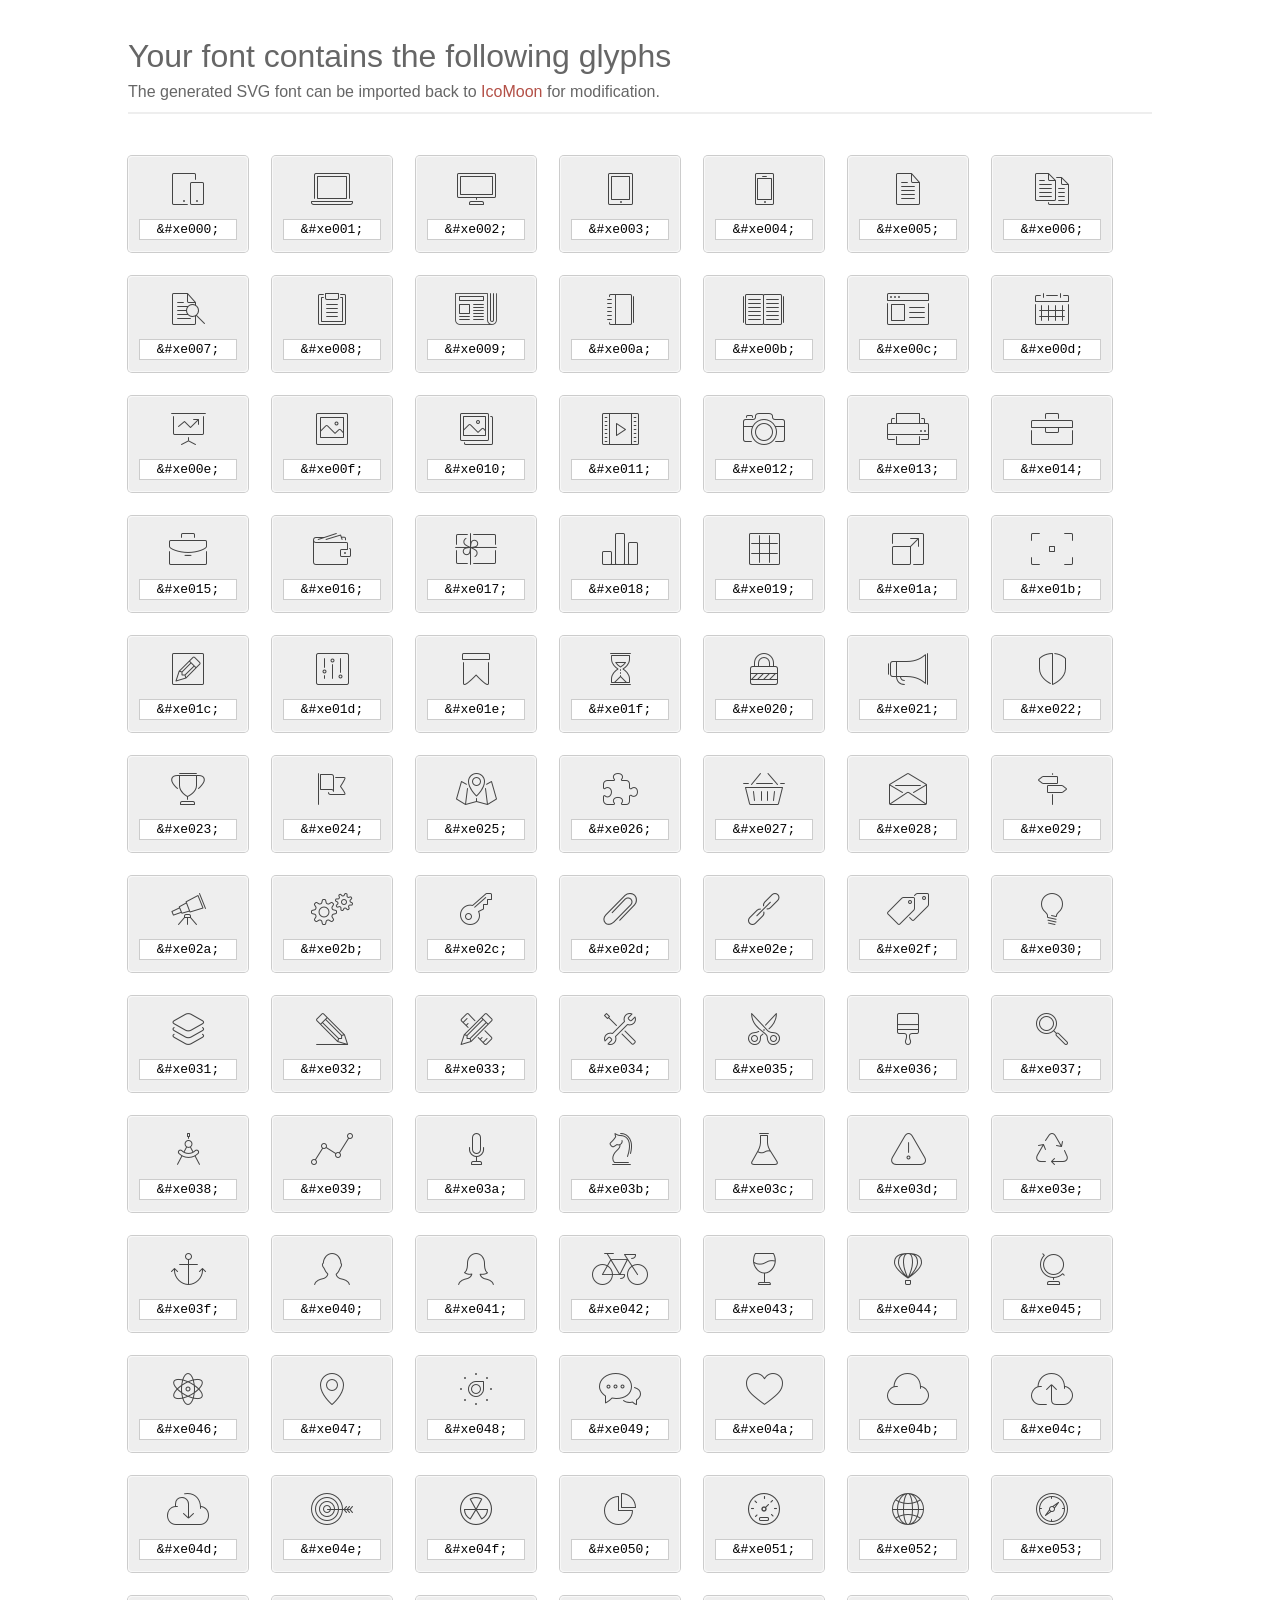
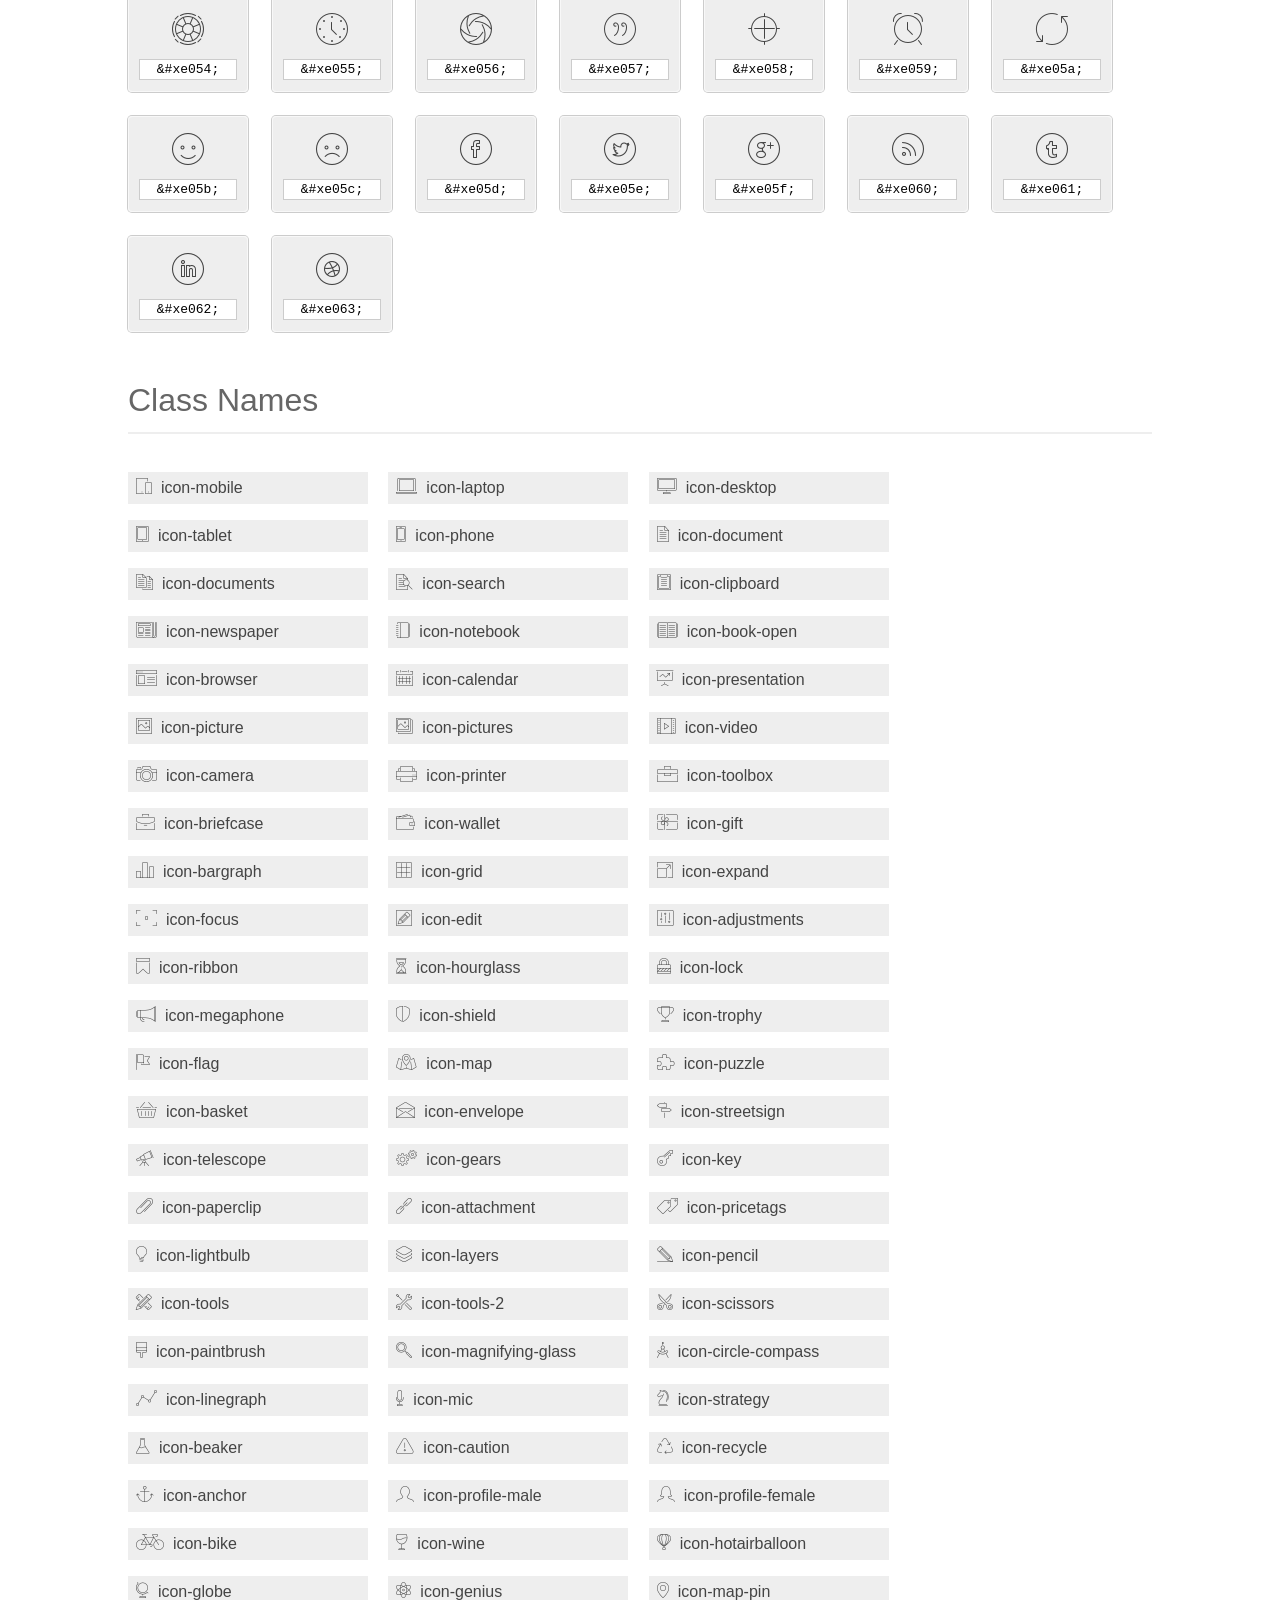
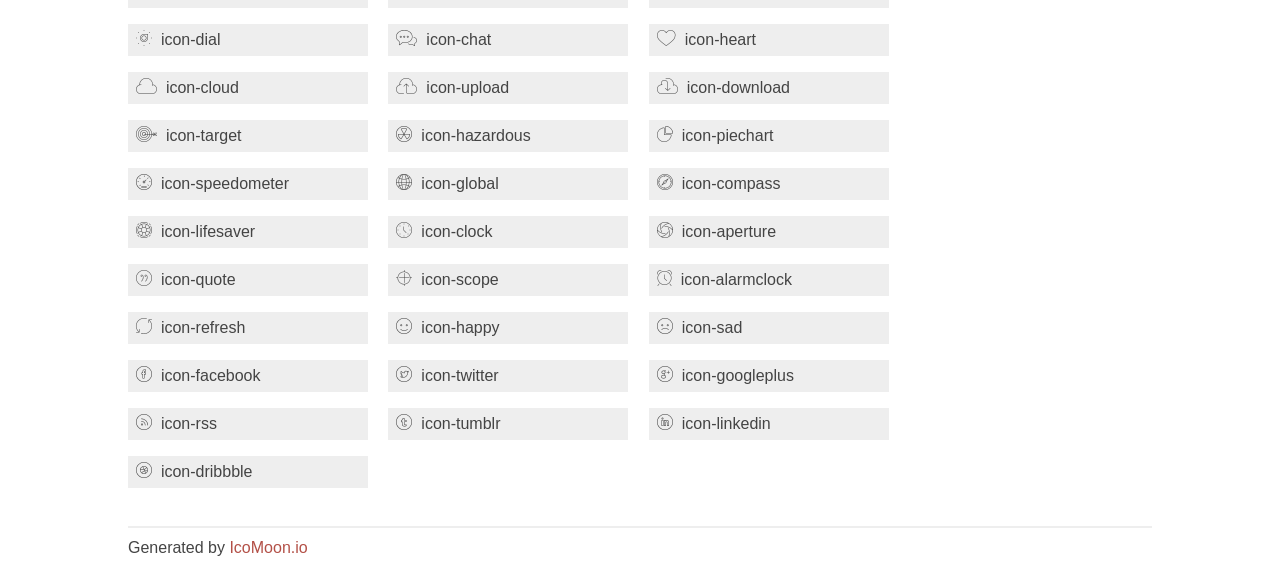
<file: fonts/et-line-font/index.html>
<!doctype html>
<html>
<head>
<title>Your Font/Glyphs</title>
<link rel="stylesheet" href="style.css" >
<!--[if lte IE 7]><script src="lte-ie7.js"></script><![endif]-->
<style>
	section, header, footer {display: block;}
	body {
		font-family: sans-serif;
		color: #444;
		line-height: 1.5;
		font-size: 1em;
	}
	* {
		-moz-box-sizing: border-box;
		-webkit-box-sizing: border-box;
		box-sizing: border-box;
		margin: 0;
		padding: 0;
	}
	.glyph {
		font-size: 16px;
		float: left;
		text-align: center;
		background: #eee;
		padding: .75em;
		margin: .75em 1.5em .75em 0;
		width: 7.5em;
		border-radius: .25em;
		box-shadow: inset 0 0 0 1px #f8f8f8, 0 0 0 1px #CCC;
	}
	.glyph input {
		font-family: consolas, monospace;
		font-size: 13px;
		width: 100%;
		text-align: center;
		border: 0;
		box-shadow: 0 0 0 1px #ccc;
		padding: .125em;
	}
	.w-main {
		width: 80%;
	}
	.centered {
		margin-left: auto;
		margin-right: auto;
	}
	.fs1 {
		font-size: 2em;
	}
	header {
		margin: 2em 0;
		padding-bottom: .5em;
		color: #666;
		box-shadow: 0 2px #eee;
	}
	header h1 {
		font-size: 2em;
		font-weight: normal;
	}
	.clearfix:before, .clearfix:after { content: ""; display: table; }
	.clearfix:after, .clear { clear: both; }
	footer {
		margin-top: 2em;
		padding: .5em 0;
		box-shadow: 0 -2px #eee;
	}
	a, a:visited {
		color: #B35047;
		text-decoration: none;
	}
	a:hover, a:focus {color: #000;}
	.box1 {
		font-size: 16px;
		display: inline-block;
		width: 15em;
		padding: .25em .5em;
		background: #eee;
		margin: .5em 1em .5em 0;
	}
</style>
</head>
<body>
	<div class="w-main centered">
	<section class="mtm clearfix" id="glyphs">
	<header>
		<h1>Your font contains the following glyphs</h1>
		<p>The generated SVG font can be imported back to <a href="http://icomoon.io/app">IcoMoon</a> for modification.</p>
	</header>
	<div class="glyph">
		<div class="fs1" aria-hidden="true" data-icon="&#xe000;"></div>
		<input type="text" readonly="readonly" value="&amp;#xe000;" >
	</div>
	<div class="glyph">
		<div class="fs1" aria-hidden="true" data-icon="&#xe001;"></div>
		<input type="text" readonly="readonly" value="&amp;#xe001;" >
	</div>
	<div class="glyph">
		<div class="fs1" aria-hidden="true" data-icon="&#xe002;"></div>
		<input type="text" readonly="readonly" value="&amp;#xe002;" >
	</div>
	<div class="glyph">
		<div class="fs1" aria-hidden="true" data-icon="&#xe003;"></div>
		<input type="text" readonly="readonly" value="&amp;#xe003;" >
	</div>
	<div class="glyph">
		<div class="fs1" aria-hidden="true" data-icon="&#xe004;"></div>
		<input type="text" readonly="readonly" value="&amp;#xe004;" >
	</div>
	<div class="glyph">
		<div class="fs1" aria-hidden="true" data-icon="&#xe005;"></div>
		<input type="text" readonly="readonly" value="&amp;#xe005;" >
	</div>
	<div class="glyph">
		<div class="fs1" aria-hidden="true" data-icon="&#xe006;"></div>
		<input type="text" readonly="readonly" value="&amp;#xe006;" >
	</div>
	<div class="glyph">
		<div class="fs1" aria-hidden="true" data-icon="&#xe007;"></div>
		<input type="text" readonly="readonly" value="&amp;#xe007;" >
	</div>
	<div class="glyph">
		<div class="fs1" aria-hidden="true" data-icon="&#xe008;"></div>
		<input type="text" readonly="readonly" value="&amp;#xe008;" >
	</div>
	<div class="glyph">
		<div class="fs1" aria-hidden="true" data-icon="&#xe009;"></div>
		<input type="text" readonly="readonly" value="&amp;#xe009;" >
	</div>
	<div class="glyph">
		<div class="fs1" aria-hidden="true" data-icon="&#xe00a;"></div>
		<input type="text" readonly="readonly" value="&amp;#xe00a;" >
	</div>
	<div class="glyph">
		<div class="fs1" aria-hidden="true" data-icon="&#xe00b;"></div>
		<input type="text" readonly="readonly" value="&amp;#xe00b;" >
	</div>
	<div class="glyph">
		<div class="fs1" aria-hidden="true" data-icon="&#xe00c;"></div>
		<input type="text" readonly="readonly" value="&amp;#xe00c;" >
	</div>
	<div class="glyph">
		<div class="fs1" aria-hidden="true" data-icon="&#xe00d;"></div>
		<input type="text" readonly="readonly" value="&amp;#xe00d;" >
	</div>
	<div class="glyph">
		<div class="fs1" aria-hidden="true" data-icon="&#xe00e;"></div>
		<input type="text" readonly="readonly" value="&amp;#xe00e;" >
	</div>
	<div class="glyph">
		<div class="fs1" aria-hidden="true" data-icon="&#xe00f;"></div>
		<input type="text" readonly="readonly" value="&amp;#xe00f;" >
	</div>
	<div class="glyph">
		<div class="fs1" aria-hidden="true" data-icon="&#xe010;"></div>
		<input type="text" readonly="readonly" value="&amp;#xe010;" >
	</div>
	<div class="glyph">
		<div class="fs1" aria-hidden="true" data-icon="&#xe011;"></div>
		<input type="text" readonly="readonly" value="&amp;#xe011;" >
	</div>
	<div class="glyph">
		<div class="fs1" aria-hidden="true" data-icon="&#xe012;"></div>
		<input type="text" readonly="readonly" value="&amp;#xe012;" >
	</div>
	<div class="glyph">
		<div class="fs1" aria-hidden="true" data-icon="&#xe013;"></div>
		<input type="text" readonly="readonly" value="&amp;#xe013;" >
	</div>
	<div class="glyph">
		<div class="fs1" aria-hidden="true" data-icon="&#xe014;"></div>
		<input type="text" readonly="readonly" value="&amp;#xe014;" >
	</div>
	<div class="glyph">
		<div class="fs1" aria-hidden="true" data-icon="&#xe015;"></div>
		<input type="text" readonly="readonly" value="&amp;#xe015;" >
	</div>
	<div class="glyph">
		<div class="fs1" aria-hidden="true" data-icon="&#xe016;"></div>
		<input type="text" readonly="readonly" value="&amp;#xe016;" >
	</div>
	<div class="glyph">
		<div class="fs1" aria-hidden="true" data-icon="&#xe017;"></div>
		<input type="text" readonly="readonly" value="&amp;#xe017;" >
	</div>
	<div class="glyph">
		<div class="fs1" aria-hidden="true" data-icon="&#xe018;"></div>
		<input type="text" readonly="readonly" value="&amp;#xe018;" >
	</div>
	<div class="glyph">
		<div class="fs1" aria-hidden="true" data-icon="&#xe019;"></div>
		<input type="text" readonly="readonly" value="&amp;#xe019;" >
	</div>
	<div class="glyph">
		<div class="fs1" aria-hidden="true" data-icon="&#xe01a;"></div>
		<input type="text" readonly="readonly" value="&amp;#xe01a;" >
	</div>
	<div class="glyph">
		<div class="fs1" aria-hidden="true" data-icon="&#xe01b;"></div>
		<input type="text" readonly="readonly" value="&amp;#xe01b;" >
	</div>
	<div class="glyph">
		<div class="fs1" aria-hidden="true" data-icon="&#xe01c;"></div>
		<input type="text" readonly="readonly" value="&amp;#xe01c;" >
	</div>
	<div class="glyph">
		<div class="fs1" aria-hidden="true" data-icon="&#xe01d;"></div>
		<input type="text" readonly="readonly" value="&amp;#xe01d;" >
	</div>
	<div class="glyph">
		<div class="fs1" aria-hidden="true" data-icon="&#xe01e;"></div>
		<input type="text" readonly="readonly" value="&amp;#xe01e;" >
	</div>
	<div class="glyph">
		<div class="fs1" aria-hidden="true" data-icon="&#xe01f;"></div>
		<input type="text" readonly="readonly" value="&amp;#xe01f;" >
	</div>
	<div class="glyph">
		<div class="fs1" aria-hidden="true" data-icon="&#xe020;"></div>
		<input type="text" readonly="readonly" value="&amp;#xe020;" >
	</div>
	<div class="glyph">
		<div class="fs1" aria-hidden="true" data-icon="&#xe021;"></div>
		<input type="text" readonly="readonly" value="&amp;#xe021;" >
	</div>
	<div class="glyph">
		<div class="fs1" aria-hidden="true" data-icon="&#xe022;"></div>
		<input type="text" readonly="readonly" value="&amp;#xe022;" >
	</div>
	<div class="glyph">
		<div class="fs1" aria-hidden="true" data-icon="&#xe023;"></div>
		<input type="text" readonly="readonly" value="&amp;#xe023;" >
	</div>
	<div class="glyph">
		<div class="fs1" aria-hidden="true" data-icon="&#xe024;"></div>
		<input type="text" readonly="readonly" value="&amp;#xe024;" >
	</div>
	<div class="glyph">
		<div class="fs1" aria-hidden="true" data-icon="&#xe025;"></div>
		<input type="text" readonly="readonly" value="&amp;#xe025;" >
	</div>
	<div class="glyph">
		<div class="fs1" aria-hidden="true" data-icon="&#xe026;"></div>
		<input type="text" readonly="readonly" value="&amp;#xe026;" >
	</div>
	<div class="glyph">
		<div class="fs1" aria-hidden="true" data-icon="&#xe027;"></div>
		<input type="text" readonly="readonly" value="&amp;#xe027;" >
	</div>
	<div class="glyph">
		<div class="fs1" aria-hidden="true" data-icon="&#xe028;"></div>
		<input type="text" readonly="readonly" value="&amp;#xe028;" >
	</div>
	<div class="glyph">
		<div class="fs1" aria-hidden="true" data-icon="&#xe029;"></div>
		<input type="text" readonly="readonly" value="&amp;#xe029;" >
	</div>
	<div class="glyph">
		<div class="fs1" aria-hidden="true" data-icon="&#xe02a;"></div>
		<input type="text" readonly="readonly" value="&amp;#xe02a;" >
	</div>
	<div class="glyph">
		<div class="fs1" aria-hidden="true" data-icon="&#xe02b;"></div>
		<input type="text" readonly="readonly" value="&amp;#xe02b;" >
	</div>
	<div class="glyph">
		<div class="fs1" aria-hidden="true" data-icon="&#xe02c;"></div>
		<input type="text" readonly="readonly" value="&amp;#xe02c;" >
	</div>
	<div class="glyph">
		<div class="fs1" aria-hidden="true" data-icon="&#xe02d;"></div>
		<input type="text" readonly="readonly" value="&amp;#xe02d;" >
	</div>
	<div class="glyph">
		<div class="fs1" aria-hidden="true" data-icon="&#xe02e;"></div>
		<input type="text" readonly="readonly" value="&amp;#xe02e;" >
	</div>
	<div class="glyph">
		<div class="fs1" aria-hidden="true" data-icon="&#xe02f;"></div>
		<input type="text" readonly="readonly" value="&amp;#xe02f;" >
	</div>
	<div class="glyph">
		<div class="fs1" aria-hidden="true" data-icon="&#xe030;"></div>
		<input type="text" readonly="readonly" value="&amp;#xe030;" >
	</div>
	<div class="glyph">
		<div class="fs1" aria-hidden="true" data-icon="&#xe031;"></div>
		<input type="text" readonly="readonly" value="&amp;#xe031;" >
	</div>
	<div class="glyph">
		<div class="fs1" aria-hidden="true" data-icon="&#xe032;"></div>
		<input type="text" readonly="readonly" value="&amp;#xe032;" >
	</div>
	<div class="glyph">
		<div class="fs1" aria-hidden="true" data-icon="&#xe033;"></div>
		<input type="text" readonly="readonly" value="&amp;#xe033;" >
	</div>
	<div class="glyph">
		<div class="fs1" aria-hidden="true" data-icon="&#xe034;"></div>
		<input type="text" readonly="readonly" value="&amp;#xe034;" >
	</div>
	<div class="glyph">
		<div class="fs1" aria-hidden="true" data-icon="&#xe035;"></div>
		<input type="text" readonly="readonly" value="&amp;#xe035;" >
	</div>
	<div class="glyph">
		<div class="fs1" aria-hidden="true" data-icon="&#xe036;"></div>
		<input type="text" readonly="readonly" value="&amp;#xe036;" >
	</div>
	<div class="glyph">
		<div class="fs1" aria-hidden="true" data-icon="&#xe037;"></div>
		<input type="text" readonly="readonly" value="&amp;#xe037;" >
	</div>
	<div class="glyph">
		<div class="fs1" aria-hidden="true" data-icon="&#xe038;"></div>
		<input type="text" readonly="readonly" value="&amp;#xe038;" >
	</div>
	<div class="glyph">
		<div class="fs1" aria-hidden="true" data-icon="&#xe039;"></div>
		<input type="text" readonly="readonly" value="&amp;#xe039;" >
	</div>
	<div class="glyph">
		<div class="fs1" aria-hidden="true" data-icon="&#xe03a;"></div>
		<input type="text" readonly="readonly" value="&amp;#xe03a;" >
	</div>
	<div class="glyph">
		<div class="fs1" aria-hidden="true" data-icon="&#xe03b;"></div>
		<input type="text" readonly="readonly" value="&amp;#xe03b;" >
	</div>
	<div class="glyph">
		<div class="fs1" aria-hidden="true" data-icon="&#xe03c;"></div>
		<input type="text" readonly="readonly" value="&amp;#xe03c;" >
	</div>
	<div class="glyph">
		<div class="fs1" aria-hidden="true" data-icon="&#xe03d;"></div>
		<input type="text" readonly="readonly" value="&amp;#xe03d;" >
	</div>
	<div class="glyph">
		<div class="fs1" aria-hidden="true" data-icon="&#xe03e;"></div>
		<input type="text" readonly="readonly" value="&amp;#xe03e;" >
	</div>
	<div class="glyph">
		<div class="fs1" aria-hidden="true" data-icon="&#xe03f;"></div>
		<input type="text" readonly="readonly" value="&amp;#xe03f;" >
	</div>
	<div class="glyph">
		<div class="fs1" aria-hidden="true" data-icon="&#xe040;"></div>
		<input type="text" readonly="readonly" value="&amp;#xe040;" >
	</div>
	<div class="glyph">
		<div class="fs1" aria-hidden="true" data-icon="&#xe041;"></div>
		<input type="text" readonly="readonly" value="&amp;#xe041;" >
	</div>
	<div class="glyph">
		<div class="fs1" aria-hidden="true" data-icon="&#xe042;"></div>
		<input type="text" readonly="readonly" value="&amp;#xe042;" >
	</div>
	<div class="glyph">
		<div class="fs1" aria-hidden="true" data-icon="&#xe043;"></div>
		<input type="text" readonly="readonly" value="&amp;#xe043;" >
	</div>
	<div class="glyph">
		<div class="fs1" aria-hidden="true" data-icon="&#xe044;"></div>
		<input type="text" readonly="readonly" value="&amp;#xe044;" >
	</div>
	<div class="glyph">
		<div class="fs1" aria-hidden="true" data-icon="&#xe045;"></div>
		<input type="text" readonly="readonly" value="&amp;#xe045;" >
	</div>
	<div class="glyph">
		<div class="fs1" aria-hidden="true" data-icon="&#xe046;"></div>
		<input type="text" readonly="readonly" value="&amp;#xe046;" >
	</div>
	<div class="glyph">
		<div class="fs1" aria-hidden="true" data-icon="&#xe047;"></div>
		<input type="text" readonly="readonly" value="&amp;#xe047;" >
	</div>
	<div class="glyph">
		<div class="fs1" aria-hidden="true" data-icon="&#xe048;"></div>
		<input type="text" readonly="readonly" value="&amp;#xe048;" >
	</div>
	<div class="glyph">
		<div class="fs1" aria-hidden="true" data-icon="&#xe049;"></div>
		<input type="text" readonly="readonly" value="&amp;#xe049;" >
	</div>
	<div class="glyph">
		<div class="fs1" aria-hidden="true" data-icon="&#xe04a;"></div>
		<input type="text" readonly="readonly" value="&amp;#xe04a;" >
	</div>
	<div class="glyph">
		<div class="fs1" aria-hidden="true" data-icon="&#xe04b;"></div>
		<input type="text" readonly="readonly" value="&amp;#xe04b;" >
	</div>
	<div class="glyph">
		<div class="fs1" aria-hidden="true" data-icon="&#xe04c;"></div>
		<input type="text" readonly="readonly" value="&amp;#xe04c;" >
	</div>
	<div class="glyph">
		<div class="fs1" aria-hidden="true" data-icon="&#xe04d;"></div>
		<input type="text" readonly="readonly" value="&amp;#xe04d;" >
	</div>
	<div class="glyph">
		<div class="fs1" aria-hidden="true" data-icon="&#xe04e;"></div>
		<input type="text" readonly="readonly" value="&amp;#xe04e;" >
	</div>
	<div class="glyph">
		<div class="fs1" aria-hidden="true" data-icon="&#xe04f;"></div>
		<input type="text" readonly="readonly" value="&amp;#xe04f;" >
	</div>
	<div class="glyph">
		<div class="fs1" aria-hidden="true" data-icon="&#xe050;"></div>
		<input type="text" readonly="readonly" value="&amp;#xe050;" >
	</div>
	<div class="glyph">
		<div class="fs1" aria-hidden="true" data-icon="&#xe051;"></div>
		<input type="text" readonly="readonly" value="&amp;#xe051;" >
	</div>
	<div class="glyph">
		<div class="fs1" aria-hidden="true" data-icon="&#xe052;"></div>
		<input type="text" readonly="readonly" value="&amp;#xe052;" >
	</div>
	<div class="glyph">
		<div class="fs1" aria-hidden="true" data-icon="&#xe053;"></div>
		<input type="text" readonly="readonly" value="&amp;#xe053;" >
	</div>
	<div class="glyph">
		<div class="fs1" aria-hidden="true" data-icon="&#xe054;"></div>
		<input type="text" readonly="readonly" value="&amp;#xe054;" >
	</div>
	<div class="glyph">
		<div class="fs1" aria-hidden="true" data-icon="&#xe055;"></div>
		<input type="text" readonly="readonly" value="&amp;#xe055;" >
	</div>
	<div class="glyph">
		<div class="fs1" aria-hidden="true" data-icon="&#xe056;"></div>
		<input type="text" readonly="readonly" value="&amp;#xe056;" >
	</div>
	<div class="glyph">
		<div class="fs1" aria-hidden="true" data-icon="&#xe057;"></div>
		<input type="text" readonly="readonly" value="&amp;#xe057;" >
	</div>
	<div class="glyph">
		<div class="fs1" aria-hidden="true" data-icon="&#xe058;"></div>
		<input type="text" readonly="readonly" value="&amp;#xe058;" >
	</div>
	<div class="glyph">
		<div class="fs1" aria-hidden="true" data-icon="&#xe059;"></div>
		<input type="text" readonly="readonly" value="&amp;#xe059;" >
	</div>
	<div class="glyph">
		<div class="fs1" aria-hidden="true" data-icon="&#xe05a;"></div>
		<input type="text" readonly="readonly" value="&amp;#xe05a;" >
	</div>
	<div class="glyph">
		<div class="fs1" aria-hidden="true" data-icon="&#xe05b;"></div>
		<input type="text" readonly="readonly" value="&amp;#xe05b;" >
	</div>
	<div class="glyph">
		<div class="fs1" aria-hidden="true" data-icon="&#xe05c;"></div>
		<input type="text" readonly="readonly" value="&amp;#xe05c;" >
	</div>
	<div class="glyph">
		<div class="fs1" aria-hidden="true" data-icon="&#xe05d;"></div>
		<input type="text" readonly="readonly" value="&amp;#xe05d;" >
	</div>
	<div class="glyph">
		<div class="fs1" aria-hidden="true" data-icon="&#xe05e;"></div>
		<input type="text" readonly="readonly" value="&amp;#xe05e;" >
	</div>
	<div class="glyph">
		<div class="fs1" aria-hidden="true" data-icon="&#xe05f;"></div>
		<input type="text" readonly="readonly" value="&amp;#xe05f;" >
	</div>
	<div class="glyph">
		<div class="fs1" aria-hidden="true" data-icon="&#xe060;"></div>
		<input type="text" readonly="readonly" value="&amp;#xe060;" >
	</div>
	<div class="glyph">
		<div class="fs1" aria-hidden="true" data-icon="&#xe061;"></div>
		<input type="text" readonly="readonly" value="&amp;#xe061;" >
	</div>
	<div class="glyph">
		<div class="fs1" aria-hidden="true" data-icon="&#xe062;"></div>
		<input type="text" readonly="readonly" value="&amp;#xe062;" >
	</div>
	<div class="glyph">
		<div class="fs1" aria-hidden="true" data-icon="&#xe063;"></div>
		<input type="text" readonly="readonly" value="&amp;#xe063;" >
	</div>
	</section>
	<div class="clear"></div>
	<section class="mtm clearfix" id="glyphs">
	<header>
		<h1>Class Names</h1>
	</header>
	<span class="box1">
		<span aria-hidden="true" class="icon-mobile"></span>
		&nbsp;icon-mobile
	</span>
	<span class="box1">
		<span aria-hidden="true" class="icon-laptop"></span>
		&nbsp;icon-laptop
	</span>
	<span class="box1">
		<span aria-hidden="true" class="icon-desktop"></span>
		&nbsp;icon-desktop
	</span>
	<span class="box1">
		<span aria-hidden="true" class="icon-tablet"></span>
		&nbsp;icon-tablet
	</span>
	<span class="box1">
		<span aria-hidden="true" class="icon-phone"></span>
		&nbsp;icon-phone
	</span>
	<span class="box1">
		<span aria-hidden="true" class="icon-document"></span>
		&nbsp;icon-document
	</span>
	<span class="box1">
		<span aria-hidden="true" class="icon-documents"></span>
		&nbsp;icon-documents
	</span>
	<span class="box1">
		<span aria-hidden="true" class="icon-search"></span>
		&nbsp;icon-search
	</span>
	<span class="box1">
		<span aria-hidden="true" class="icon-clipboard"></span>
		&nbsp;icon-clipboard
	</span>
	<span class="box1">
		<span aria-hidden="true" class="icon-newspaper"></span>
		&nbsp;icon-newspaper
	</span>
	<span class="box1">
		<span aria-hidden="true" class="icon-notebook"></span>
		&nbsp;icon-notebook
	</span>
	<span class="box1">
		<span aria-hidden="true" class="icon-book-open"></span>
		&nbsp;icon-book-open
	</span>
	<span class="box1">
		<span aria-hidden="true" class="icon-browser"></span>
		&nbsp;icon-browser
	</span>
	<span class="box1">
		<span aria-hidden="true" class="icon-calendar"></span>
		&nbsp;icon-calendar
	</span>
	<span class="box1">
		<span aria-hidden="true" class="icon-presentation"></span>
		&nbsp;icon-presentation
	</span>
	<span class="box1">
		<span aria-hidden="true" class="icon-picture"></span>
		&nbsp;icon-picture
	</span>
	<span class="box1">
		<span aria-hidden="true" class="icon-pictures"></span>
		&nbsp;icon-pictures
	</span>
	<span class="box1">
		<span aria-hidden="true" class="icon-video"></span>
		&nbsp;icon-video
	</span>
	<span class="box1">
		<span aria-hidden="true" class="icon-camera"></span>
		&nbsp;icon-camera
	</span>
	<span class="box1">
		<span aria-hidden="true" class="icon-printer"></span>
		&nbsp;icon-printer
	</span>
	<span class="box1">
		<span aria-hidden="true" class="icon-toolbox"></span>
		&nbsp;icon-toolbox
	</span>
	<span class="box1">
		<span aria-hidden="true" class="icon-briefcase"></span>
		&nbsp;icon-briefcase
	</span>
	<span class="box1">
		<span aria-hidden="true" class="icon-wallet"></span>
		&nbsp;icon-wallet
	</span>
	<span class="box1">
		<span aria-hidden="true" class="icon-gift"></span>
		&nbsp;icon-gift
	</span>
	<span class="box1">
		<span aria-hidden="true" class="icon-bargraph"></span>
		&nbsp;icon-bargraph
	</span>
	<span class="box1">
		<span aria-hidden="true" class="icon-grid"></span>
		&nbsp;icon-grid
	</span>
	<span class="box1">
		<span aria-hidden="true" class="icon-expand"></span>
		&nbsp;icon-expand
	</span>
	<span class="box1">
		<span aria-hidden="true" class="icon-focus"></span>
		&nbsp;icon-focus
	</span>
	<span class="box1">
		<span aria-hidden="true" class="icon-edit"></span>
		&nbsp;icon-edit
	</span>
	<span class="box1">
		<span aria-hidden="true" class="icon-adjustments"></span>
		&nbsp;icon-adjustments
	</span>
	<span class="box1">
		<span aria-hidden="true" class="icon-ribbon"></span>
		&nbsp;icon-ribbon
	</span>
	<span class="box1">
		<span aria-hidden="true" class="icon-hourglass"></span>
		&nbsp;icon-hourglass
	</span>
	<span class="box1">
		<span aria-hidden="true" class="icon-lock"></span>
		&nbsp;icon-lock
	</span>
	<span class="box1">
		<span aria-hidden="true" class="icon-megaphone"></span>
		&nbsp;icon-megaphone
	</span>
	<span class="box1">
		<span aria-hidden="true" class="icon-shield"></span>
		&nbsp;icon-shield
	</span>
	<span class="box1">
		<span aria-hidden="true" class="icon-trophy"></span>
		&nbsp;icon-trophy
	</span>
	<span class="box1">
		<span aria-hidden="true" class="icon-flag"></span>
		&nbsp;icon-flag
	</span>
	<span class="box1">
		<span aria-hidden="true" class="icon-map"></span>
		&nbsp;icon-map
	</span>
	<span class="box1">
		<span aria-hidden="true" class="icon-puzzle"></span>
		&nbsp;icon-puzzle
	</span>
	<span class="box1">
		<span aria-hidden="true" class="icon-basket"></span>
		&nbsp;icon-basket
	</span>
	<span class="box1">
		<span aria-hidden="true" class="icon-envelope"></span>
		&nbsp;icon-envelope
	</span>
	<span class="box1">
		<span aria-hidden="true" class="icon-streetsign"></span>
		&nbsp;icon-streetsign
	</span>
	<span class="box1">
		<span aria-hidden="true" class="icon-telescope"></span>
		&nbsp;icon-telescope
	</span>
	<span class="box1">
		<span aria-hidden="true" class="icon-gears"></span>
		&nbsp;icon-gears
	</span>
	<span class="box1">
		<span aria-hidden="true" class="icon-key"></span>
		&nbsp;icon-key
	</span>
	<span class="box1">
		<span aria-hidden="true" class="icon-paperclip"></span>
		&nbsp;icon-paperclip
	</span>
	<span class="box1">
		<span aria-hidden="true" class="icon-attachment"></span>
		&nbsp;icon-attachment
	</span>
	<span class="box1">
		<span aria-hidden="true" class="icon-pricetags"></span>
		&nbsp;icon-pricetags
	</span>
	<span class="box1">
		<span aria-hidden="true" class="icon-lightbulb"></span>
		&nbsp;icon-lightbulb
	</span>
	<span class="box1">
		<span aria-hidden="true" class="icon-layers"></span>
		&nbsp;icon-layers
	</span>
	<span class="box1">
		<span aria-hidden="true" class="icon-pencil"></span>
		&nbsp;icon-pencil
	</span>
	<span class="box1">
		<span aria-hidden="true" class="icon-tools"></span>
		&nbsp;icon-tools
	</span>
	<span class="box1">
		<span aria-hidden="true" class="icon-tools-2"></span>
		&nbsp;icon-tools-2
	</span>
	<span class="box1">
		<span aria-hidden="true" class="icon-scissors"></span>
		&nbsp;icon-scissors
	</span>
	<span class="box1">
		<span aria-hidden="true" class="icon-paintbrush"></span>
		&nbsp;icon-paintbrush
	</span>
	<span class="box1">
		<span aria-hidden="true" class="icon-magnifying-glass"></span>
		&nbsp;icon-magnifying-glass
	</span>
	<span class="box1">
		<span aria-hidden="true" class="icon-circle-compass"></span>
		&nbsp;icon-circle-compass
	</span>
	<span class="box1">
		<span aria-hidden="true" class="icon-linegraph"></span>
		&nbsp;icon-linegraph
	</span>
	<span class="box1">
		<span aria-hidden="true" class="icon-mic"></span>
		&nbsp;icon-mic
	</span>
	<span class="box1">
		<span aria-hidden="true" class="icon-strategy"></span>
		&nbsp;icon-strategy
	</span>
	<span class="box1">
		<span aria-hidden="true" class="icon-beaker"></span>
		&nbsp;icon-beaker
	</span>
	<span class="box1">
		<span aria-hidden="true" class="icon-caution"></span>
		&nbsp;icon-caution
	</span>
	<span class="box1">
		<span aria-hidden="true" class="icon-recycle"></span>
		&nbsp;icon-recycle
	</span>
	<span class="box1">
		<span aria-hidden="true" class="icon-anchor"></span>
		&nbsp;icon-anchor
	</span>
	<span class="box1">
		<span aria-hidden="true" class="icon-profile-male"></span>
		&nbsp;icon-profile-male
	</span>
	<span class="box1">
		<span aria-hidden="true" class="icon-profile-female"></span>
		&nbsp;icon-profile-female
	</span>
	<span class="box1">
		<span aria-hidden="true" class="icon-bike"></span>
		&nbsp;icon-bike
	</span>
	<span class="box1">
		<span aria-hidden="true" class="icon-wine"></span>
		&nbsp;icon-wine
	</span>
	<span class="box1">
		<span aria-hidden="true" class="icon-hotairballoon"></span>
		&nbsp;icon-hotairballoon
	</span>
	<span class="box1">
		<span aria-hidden="true" class="icon-globe"></span>
		&nbsp;icon-globe
	</span>
	<span class="box1">
		<span aria-hidden="true" class="icon-genius"></span>
		&nbsp;icon-genius
	</span>
	<span class="box1">
		<span aria-hidden="true" class="icon-map-pin"></span>
		&nbsp;icon-map-pin
	</span>
	<span class="box1">
		<span aria-hidden="true" class="icon-dial"></span>
		&nbsp;icon-dial
	</span>
	<span class="box1">
		<span aria-hidden="true" class="icon-chat"></span>
		&nbsp;icon-chat
	</span>
	<span class="box1">
		<span aria-hidden="true" class="icon-heart"></span>
		&nbsp;icon-heart
	</span>
	<span class="box1">
		<span aria-hidden="true" class="icon-cloud"></span>
		&nbsp;icon-cloud
	</span>
	<span class="box1">
		<span aria-hidden="true" class="icon-upload"></span>
		&nbsp;icon-upload
	</span>
	<span class="box1">
		<span aria-hidden="true" class="icon-download"></span>
		&nbsp;icon-download
	</span>
	<span class="box1">
		<span aria-hidden="true" class="icon-target"></span>
		&nbsp;icon-target
	</span>
	<span class="box1">
		<span aria-hidden="true" class="icon-hazardous"></span>
		&nbsp;icon-hazardous
	</span>
	<span class="box1">
		<span aria-hidden="true" class="icon-piechart"></span>
		&nbsp;icon-piechart
	</span>
	<span class="box1">
		<span aria-hidden="true" class="icon-speedometer"></span>
		&nbsp;icon-speedometer
	</span>
	<span class="box1">
		<span aria-hidden="true" class="icon-global"></span>
		&nbsp;icon-global
	</span>
	<span class="box1">
		<span aria-hidden="true" class="icon-compass"></span>
		&nbsp;icon-compass
	</span>
	<span class="box1">
		<span aria-hidden="true" class="icon-lifesaver"></span>
		&nbsp;icon-lifesaver
	</span>
	<span class="box1">
		<span aria-hidden="true" class="icon-clock"></span>
		&nbsp;icon-clock
	</span>
	<span class="box1">
		<span aria-hidden="true" class="icon-aperture"></span>
		&nbsp;icon-aperture
	</span>
	<span class="box1">
		<span aria-hidden="true" class="icon-quote"></span>
		&nbsp;icon-quote
	</span>
	<span class="box1">
		<span aria-hidden="true" class="icon-scope"></span>
		&nbsp;icon-scope
	</span>
	<span class="box1">
		<span aria-hidden="true" class="icon-alarmclock"></span>
		&nbsp;icon-alarmclock
	</span>
	<span class="box1">
		<span aria-hidden="true" class="icon-refresh"></span>
		&nbsp;icon-refresh
	</span>
	<span class="box1">
		<span aria-hidden="true" class="icon-happy"></span>
		&nbsp;icon-happy
	</span>
	<span class="box1">
		<span aria-hidden="true" class="icon-sad"></span>
		&nbsp;icon-sad
	</span>
	<span class="box1">
		<span aria-hidden="true" class="icon-facebook"></span>
		&nbsp;icon-facebook
	</span>
	<span class="box1">
		<span aria-hidden="true" class="icon-twitter"></span>
		&nbsp;icon-twitter
	</span>
	<span class="box1">
		<span aria-hidden="true" class="icon-googleplus"></span>
		&nbsp;icon-googleplus
	</span>
	<span class="box1">
		<span aria-hidden="true" class="icon-rss"></span>
		&nbsp;icon-rss
	</span>
	<span class="box1">
		<span aria-hidden="true" class="icon-tumblr"></span>
		&nbsp;icon-tumblr
	</span>
	<span class="box1">
		<span aria-hidden="true" class="icon-linkedin"></span>
		&nbsp;icon-linkedin
	</span>
	<span class="box1">
		<span aria-hidden="true" class="icon-dribbble"></span>
		&nbsp;icon-dribbble
	</span>
	</section>
	<footer>
		<p>Generated by <a href="http://icomoon.io">IcoMoon.io</a></p>
	</footer>
	</div>
	<script>
	document.getElementById("glyphs").addEventListener("click", function(e) {
		var target = e.target;
		if (target.tagName === "INPUT") {
			target.select();
		}
	});
	</script>
</body>
</html>
</file>
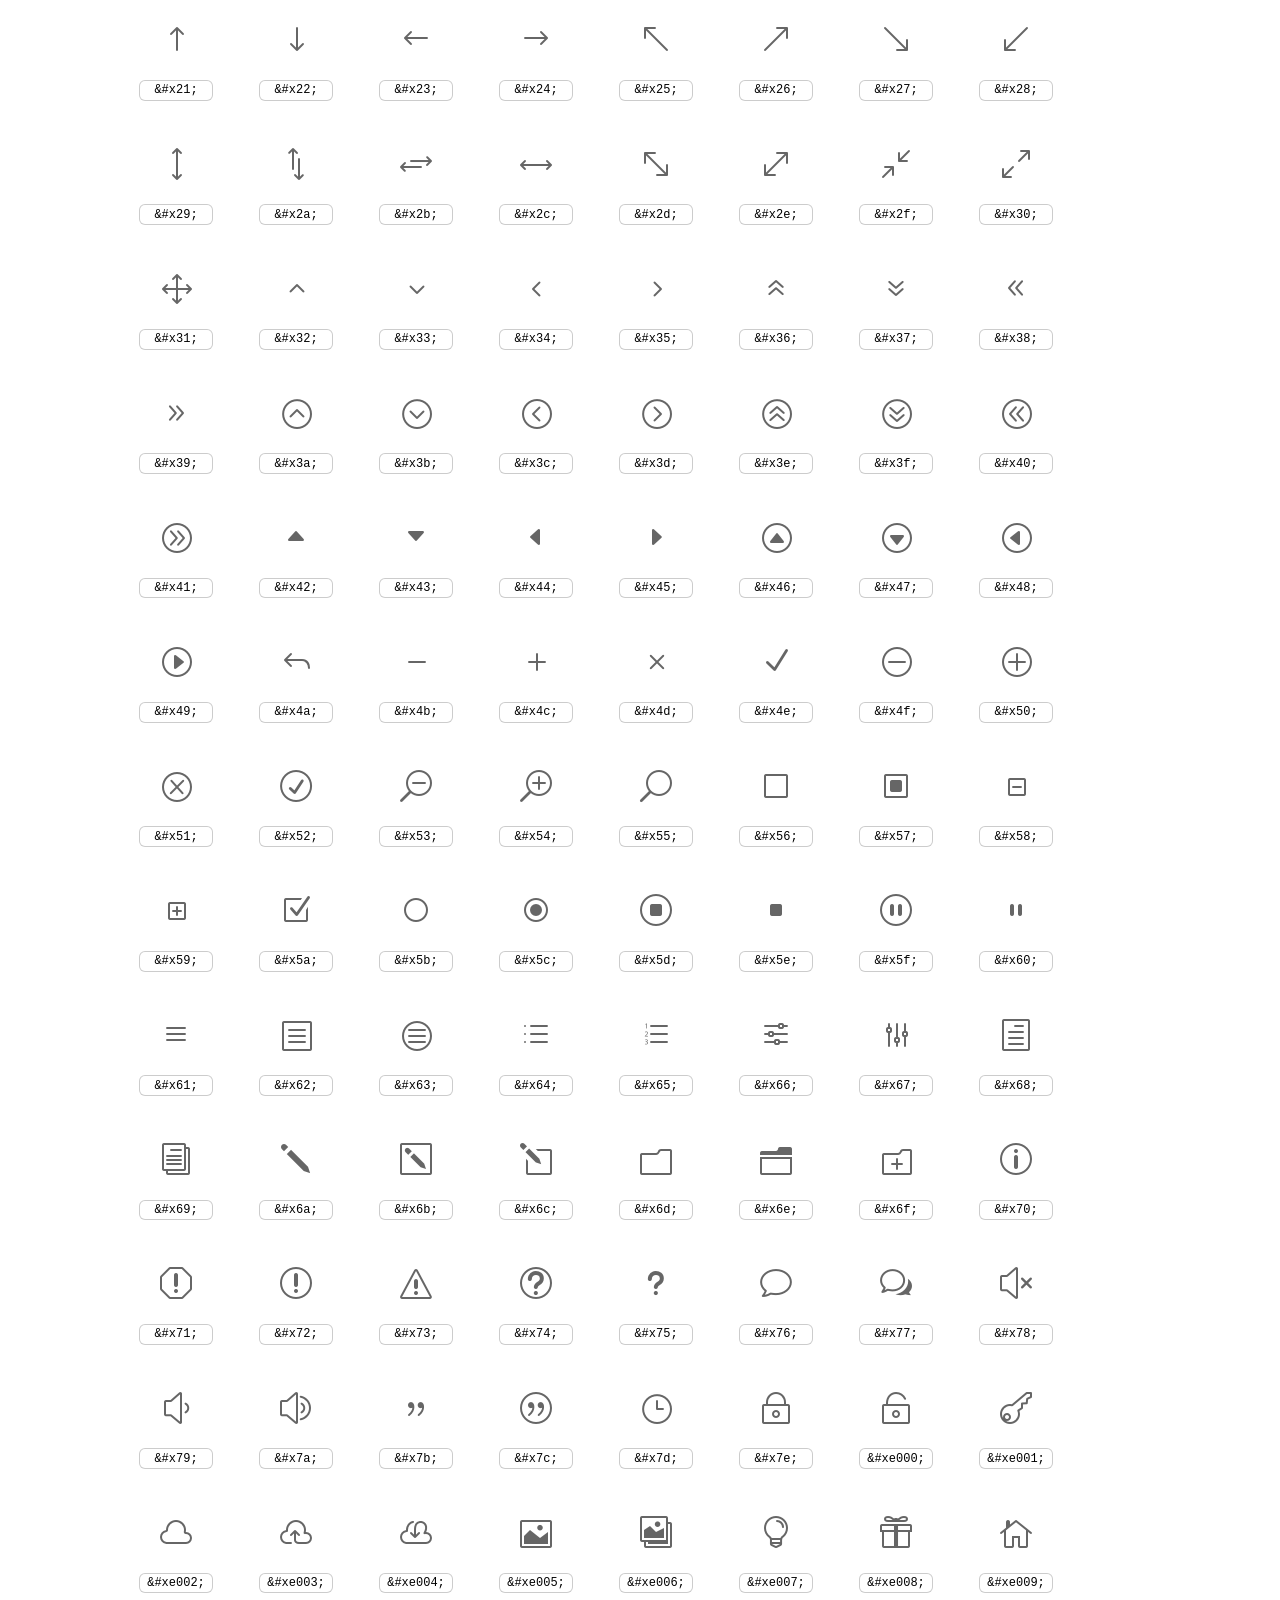
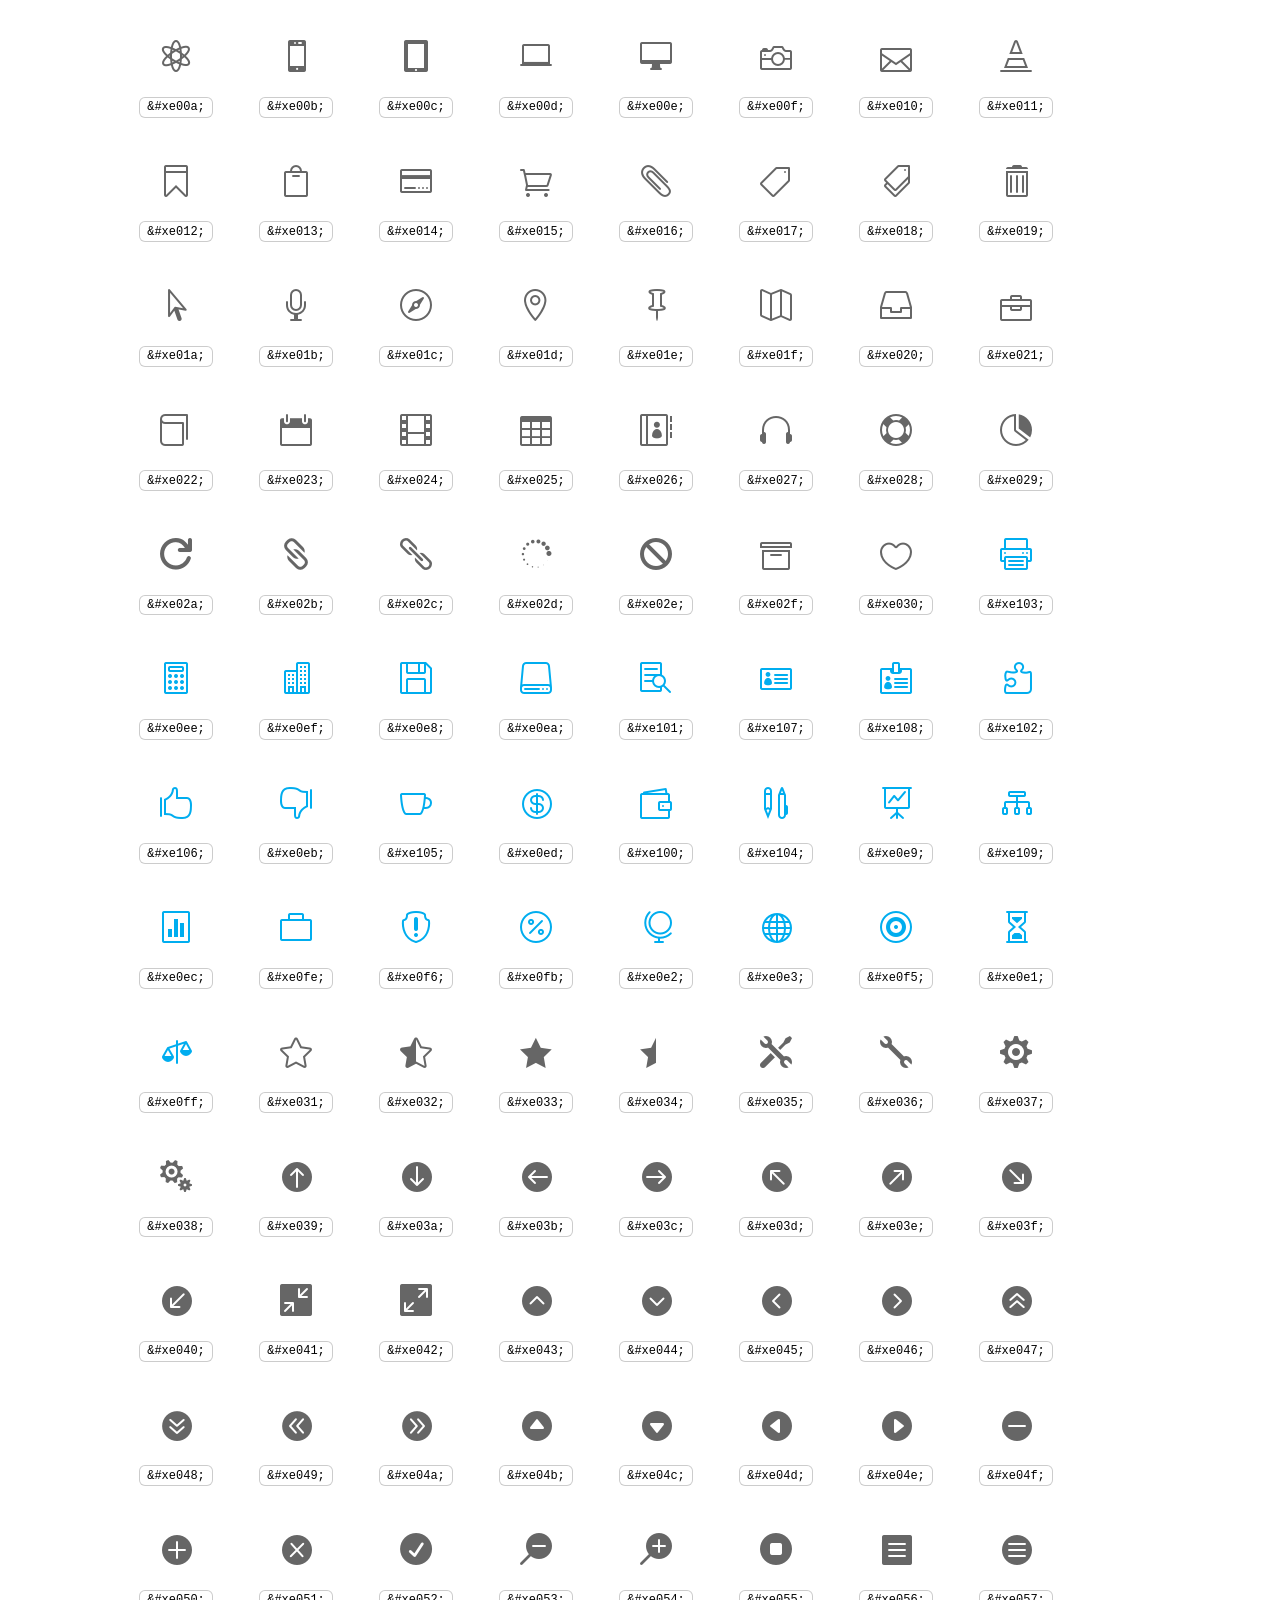
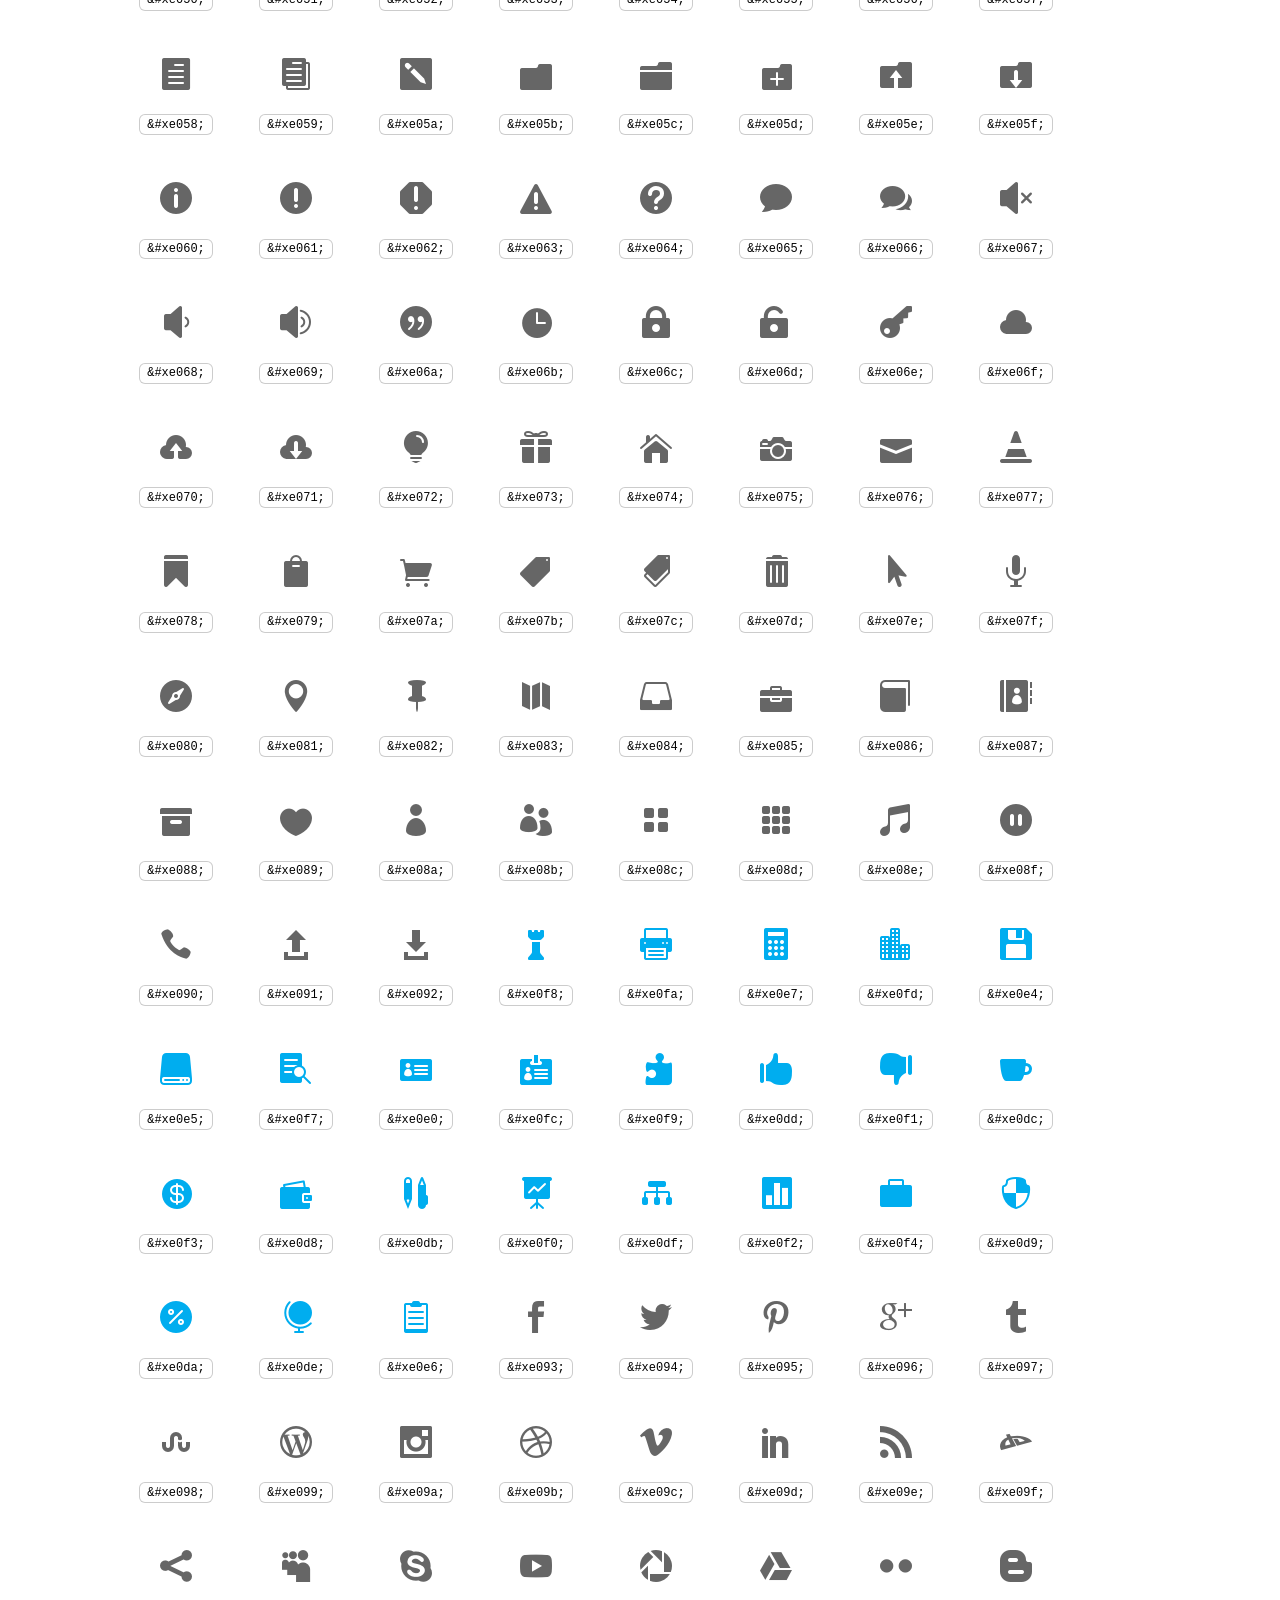
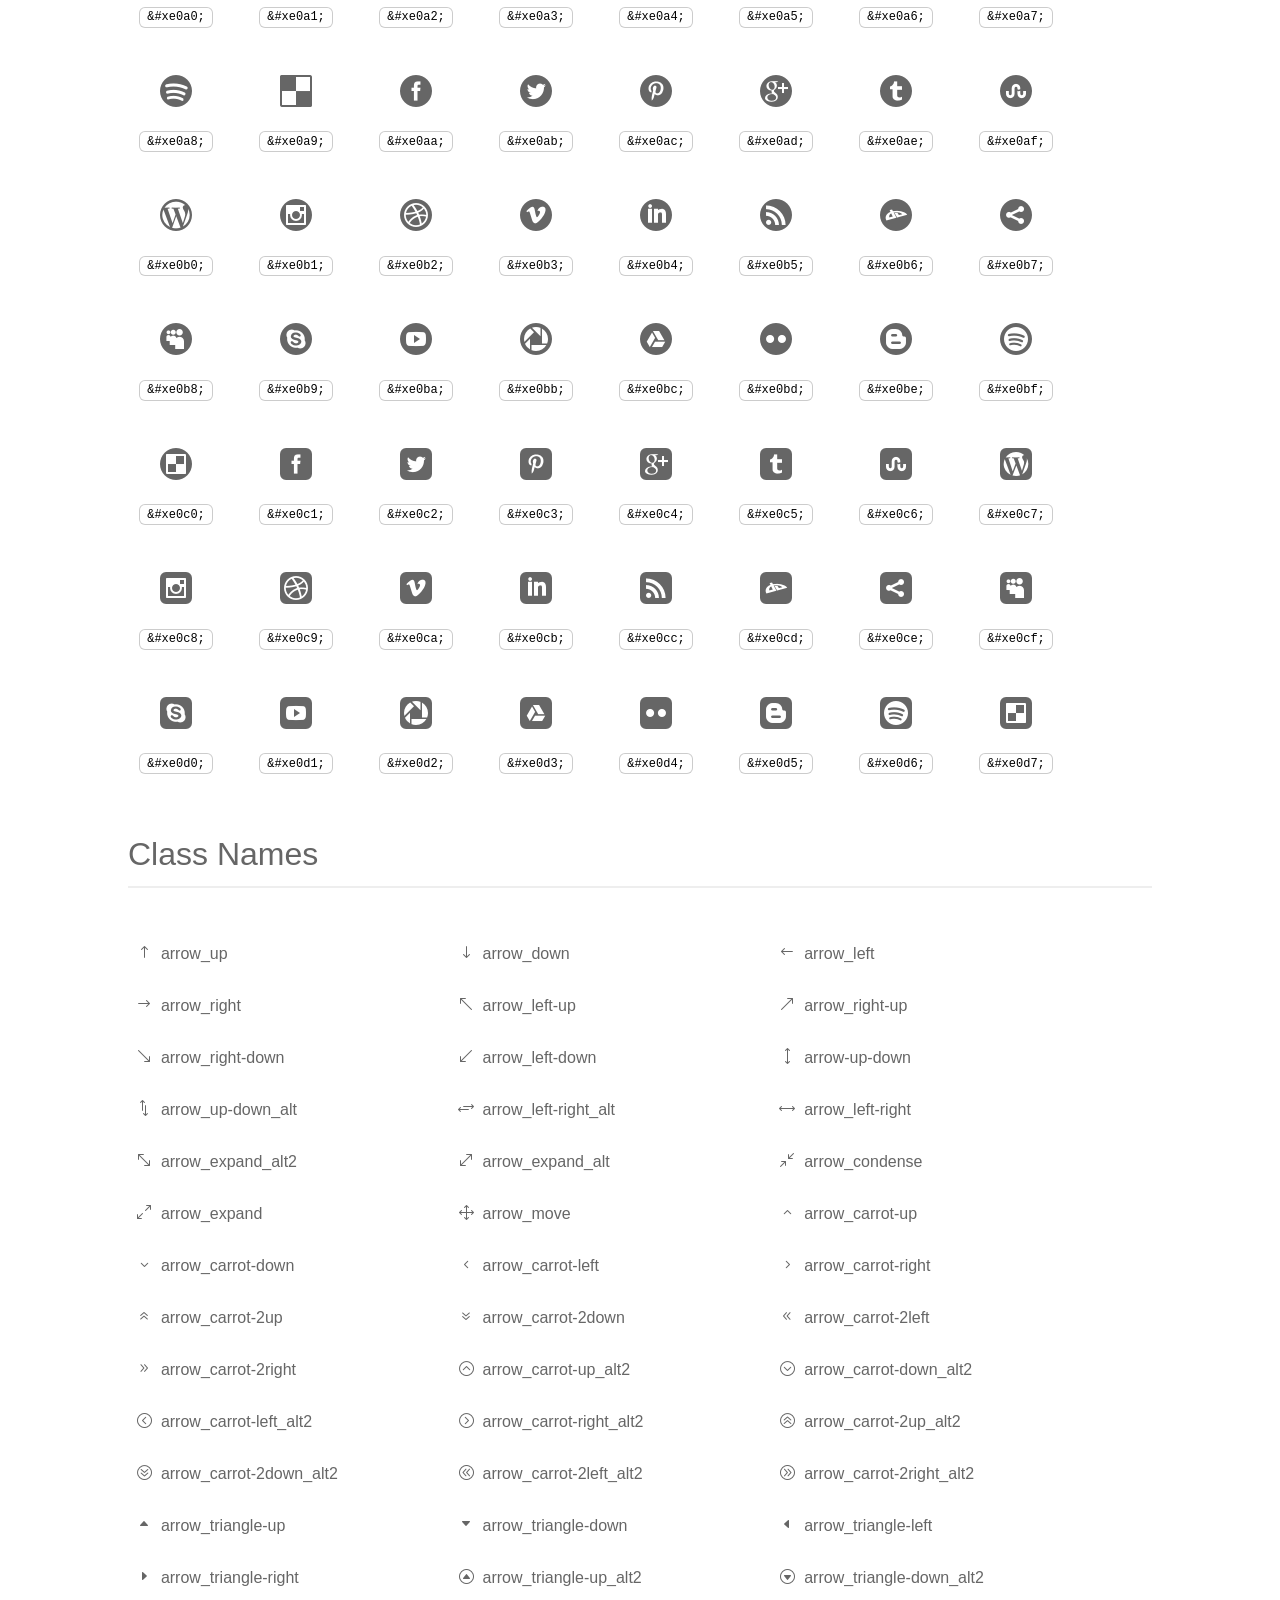
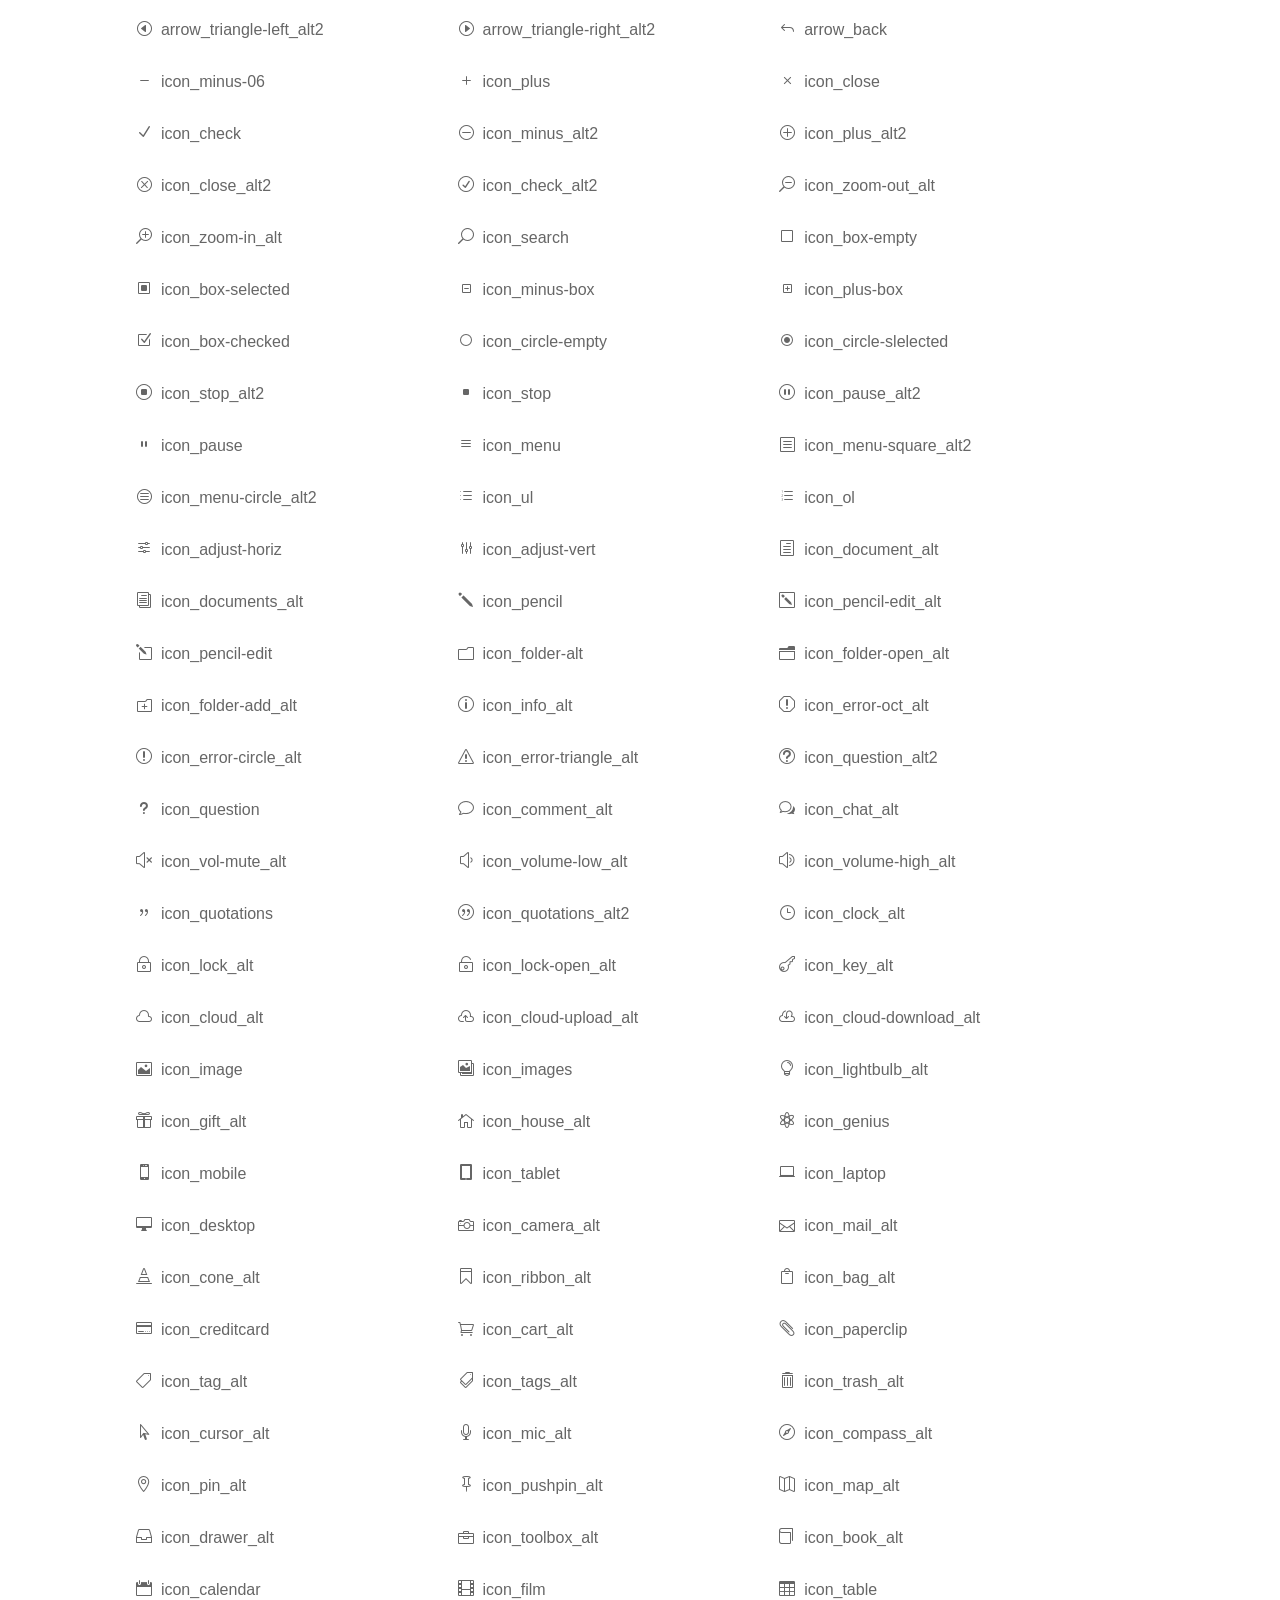
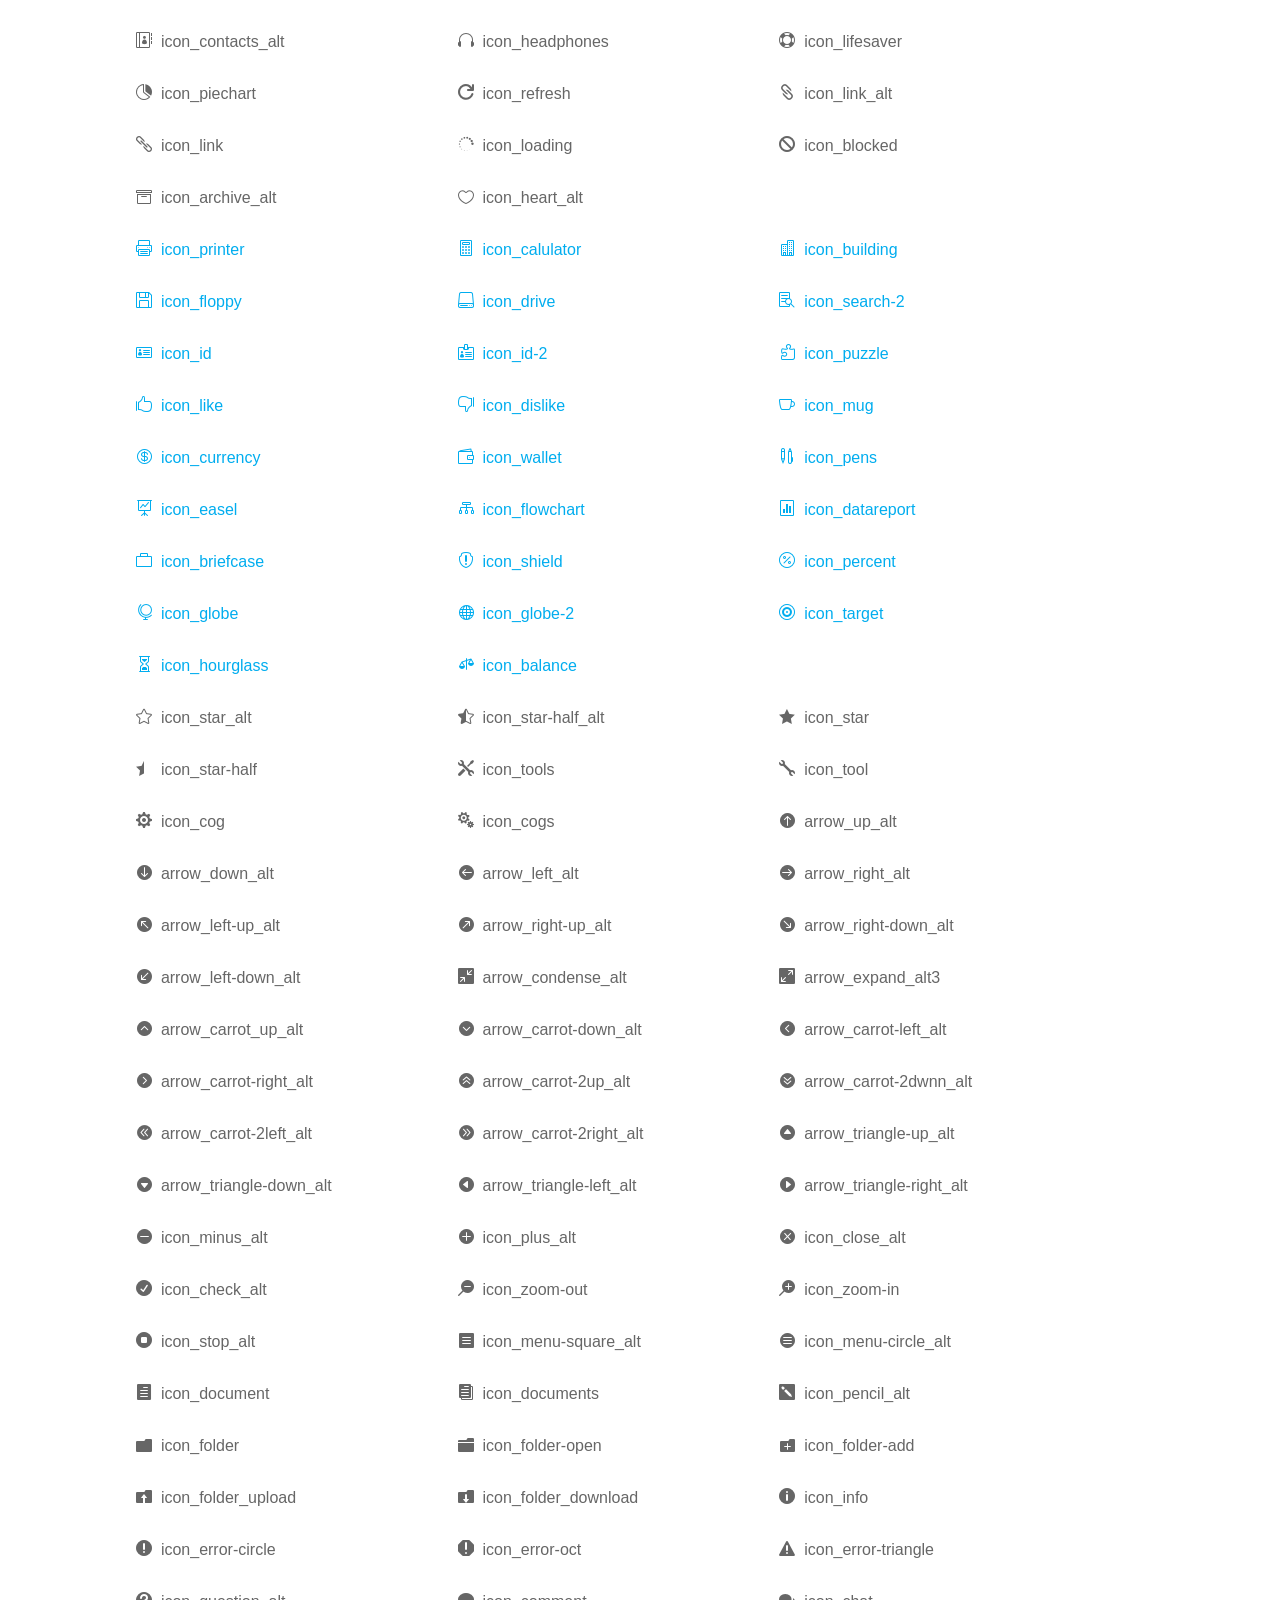
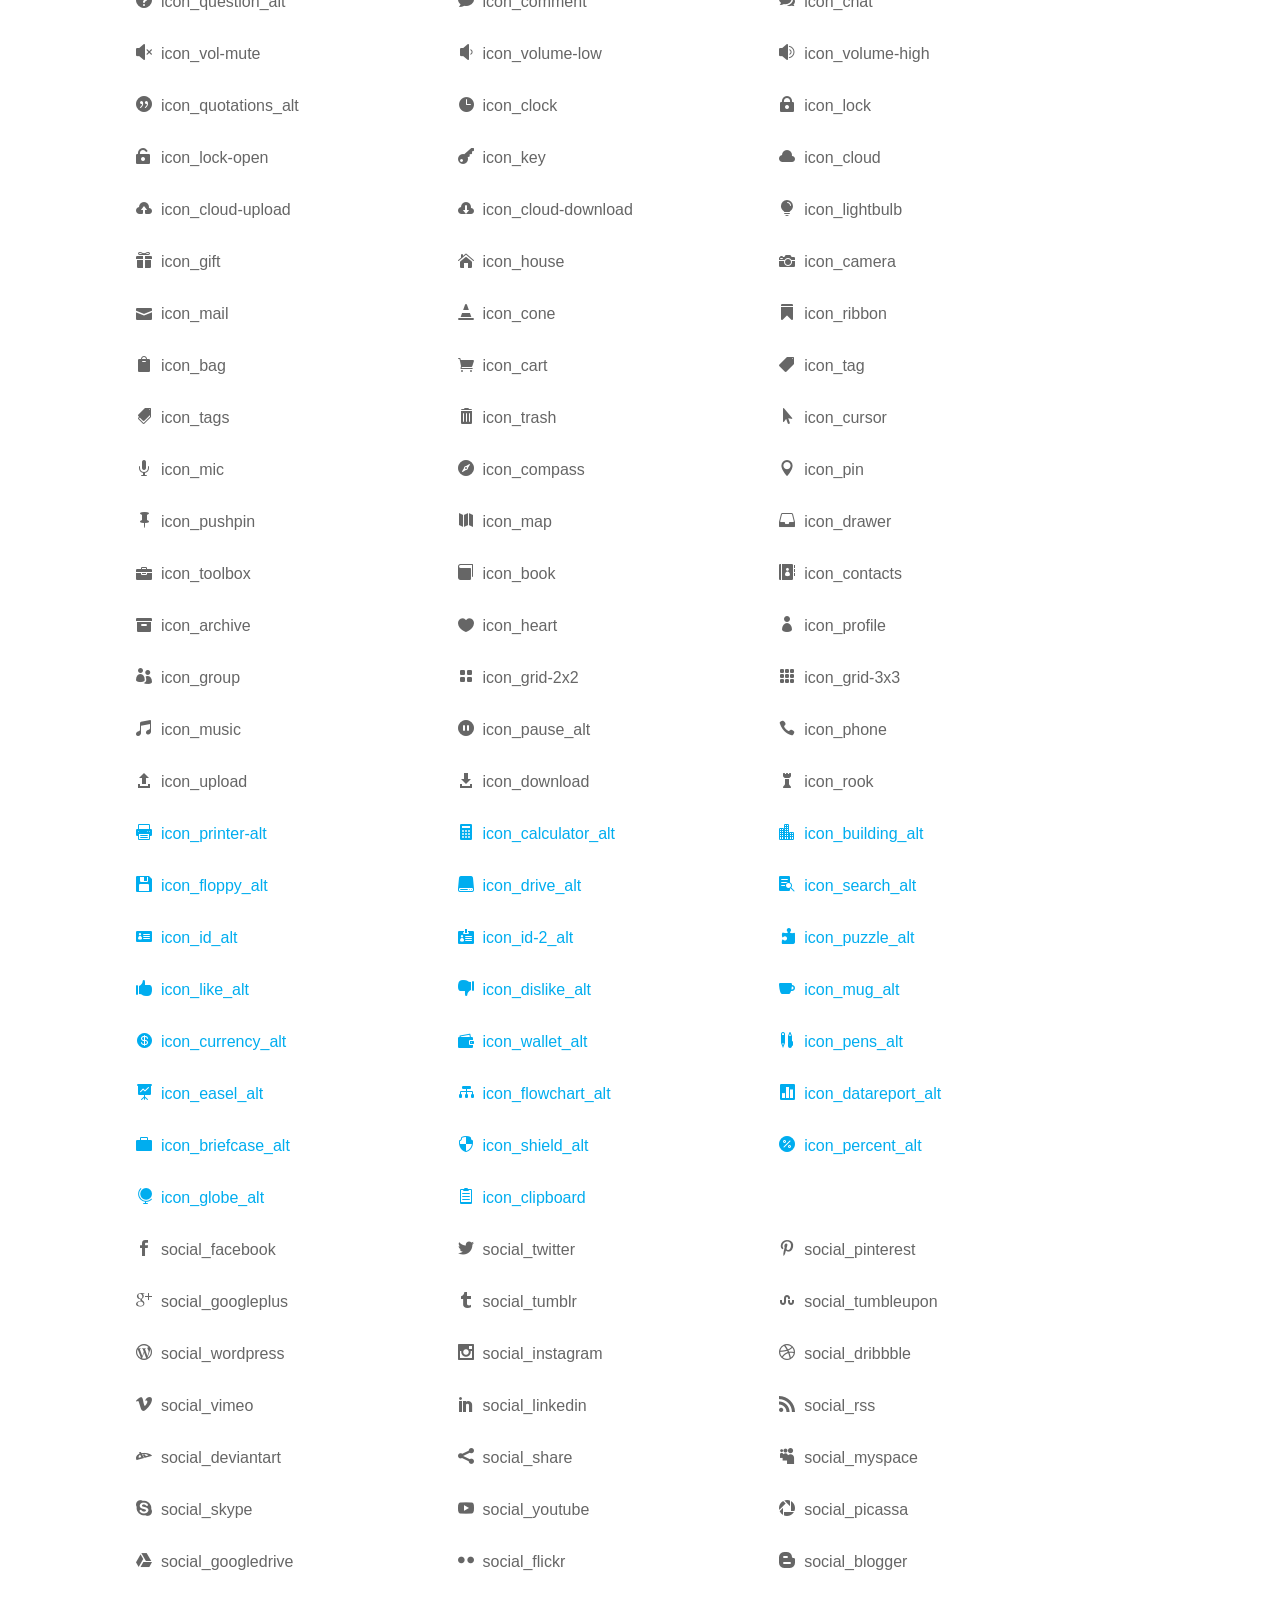
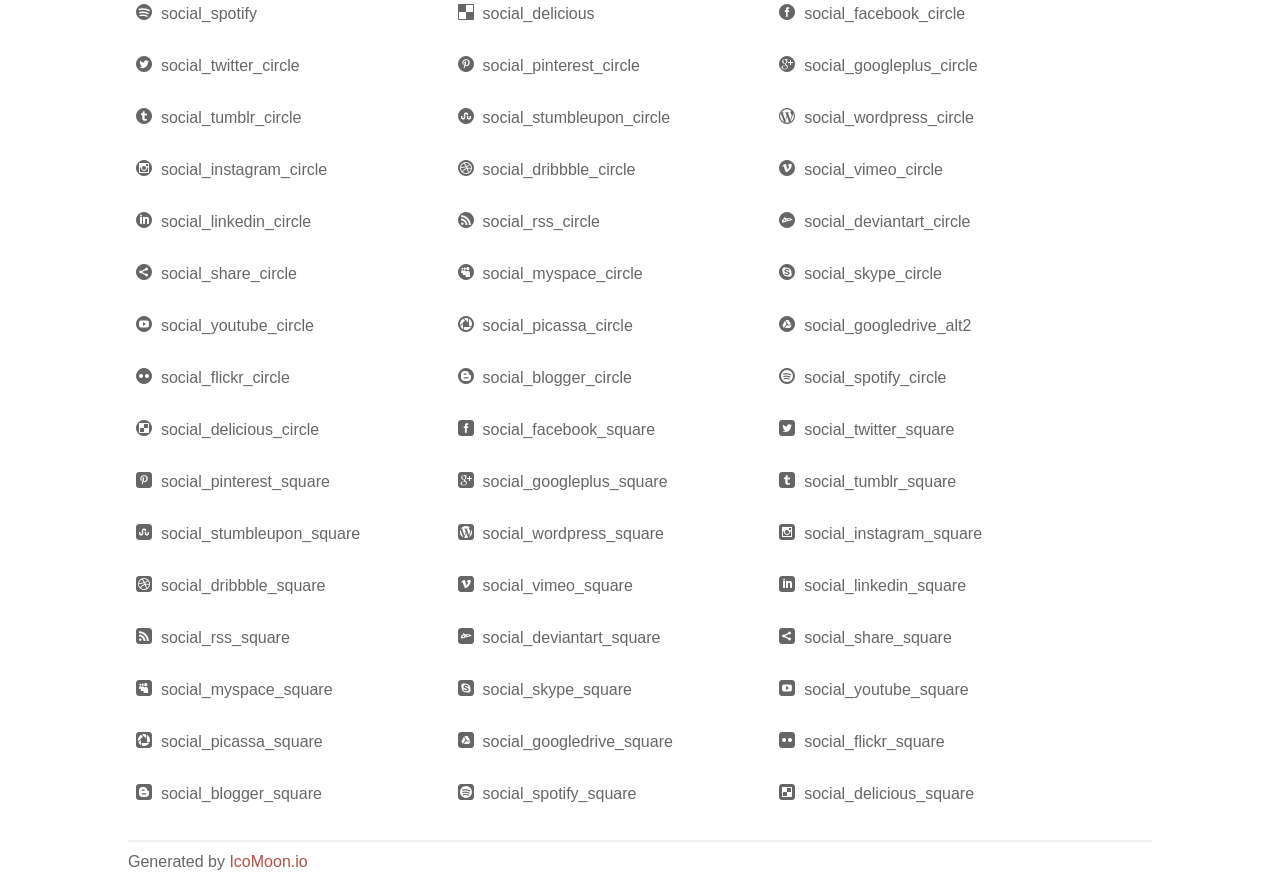
<file: fonts/elegant_font/HTML_CSS/index.html>
<!doctype html>
<html>
<head>
<title>Your Font/Glyphs</title>
<link rel="stylesheet" href="style.css" >
<!--[if lte IE 7]><script src="lte-ie7.js"></script><![endif]-->
<style>
	section, header, footer {display: block;}
	body {
		font-family: sans-serif;
		color: #666;
		line-height: 1.5;
		font-size: 1em;
	}
	* {
		-moz-box-sizing: border-box;
		-webkit-box-sizing: border-box;
		box-sizing: border-box;
		margin: 0;
		padding: 0;
	}
	.glyph {
		float: left;
		text-align: center;
		padding: .75em;
		margin: .4em 1.5em .75em 0;
		width: 6em;
		text-shadow: none;
	}
	
	.glyph input {
		font-family: consolas, monospace;
		font-size: 12px;
		width: 100%;
		text-align: center;
		border: 0;
		box-shadow: 0 0 0 1px #ccc;
		padding: .2em;
                -moz-border-radius: 5px;
                -webkit-border-radius: 5px;
	}
	
	

	.new {
		color:#00adef !important;
	}

	
	.w-main {
		width: 80%;
	}
	.centered {
		margin-left: auto;
		margin-right: auto;
	}
	.fs1 {
		font-size: 2em;
	}
	header {
		margin: 2em 0;
		padding-bottom: .5em;
		color: #666;
		box-shadow: 0 2px #eee;
	}
	header h1 {
		font-size: 2em;
		font-weight: normal;
	}
	.clearfix:before, .clearfix:after { content: ""; display: table; }
	.clearfix:after, .clear { clear: both; }
	footer {
		margin-top: 2em;
		padding: .5em 0;
		box-shadow: 0 -2px #eee;
	}
	a, a:visited {
		color: #B35047;
		text-decoration: none;
	}
	a:hover, a:focus {color: #000;}
	
	.box1 {
		font-size: 16px;
		display: inline-block;
		width: 30%;
		padding: .25em .5em;
		margin: 20px 10px 0 0;
	}
</style>
</head>
<body>
	<div class="w-main centered">
	<section class="mtm clearfix" id="glyphs">
	<div class="glyph">
		<div class="fs1" aria-hidden="true" data-icon="&#x21;"></div>
		<input type="text" readonly value="&amp;#x21;" >
	</div>
	<div class="glyph">
		<div class="fs1" aria-hidden="true" data-icon="&#x22;"></div>
		<input type="text" readonly value="&amp;#x22;" >
	</div>
	<div class="glyph">
		<div class="fs1" aria-hidden="true" data-icon="&#x23;"></div>
		<input type="text" readonly value="&amp;#x23;" >
	</div>
	<div class="glyph">
		<div class="fs1" aria-hidden="true" data-icon="&#x24;"></div>
		<input type="text" readonly value="&amp;#x24;" >
	</div>
	<div class="glyph">
		<div class="fs1" aria-hidden="true" data-icon="&#x25;"></div>
		<input type="text" readonly value="&amp;#x25;" >
	</div>
	<div class="glyph">
		<div class="fs1" aria-hidden="true" data-icon="&#x26;"></div>
		<input type="text" readonly value="&amp;#x26;" >
	</div>
	<div class="glyph">
		<div class="fs1" aria-hidden="true" data-icon="&#x27;"></div>
		<input type="text" readonly value="&amp;#x27;" >
	</div>
	<div class="glyph">
		<div class="fs1" aria-hidden="true" data-icon="&#x28;"></div>
		<input type="text" readonly value="&amp;#x28;" >
	</div>
	<div class="glyph">
		<div class="fs1" aria-hidden="true" data-icon="&#x29;"></div>
		<input type="text" readonly value="&amp;#x29;" >
	</div>
	<div class="glyph">
		<div class="fs1" aria-hidden="true" data-icon="&#x2a;"></div>
		<input type="text" readonly value="&amp;#x2a;" >
	</div>
	<div class="glyph">
		<div class="fs1" aria-hidden="true" data-icon="&#x2b;"></div>
		<input type="text" readonly value="&amp;#x2b;" >
	</div>
	<div class="glyph">
		<div class="fs1" aria-hidden="true" data-icon="&#x2c;"></div>
		<input type="text" readonly value="&amp;#x2c;" >
	</div>
	<div class="glyph">
		<div class="fs1" aria-hidden="true" data-icon="&#x2d;"></div>
		<input type="text" readonly value="&amp;#x2d;" >
	</div>
	<div class="glyph">
		<div class="fs1" aria-hidden="true" data-icon="&#x2e;"></div>
		<input type="text" readonly value="&amp;#x2e;" >
	</div>
	<div class="glyph">
		<div class="fs1" aria-hidden="true" data-icon="&#x2f;"></div>
		<input type="text" readonly value="&amp;#x2f;" >
	</div>
	<div class="glyph">
		<div class="fs1" aria-hidden="true" data-icon="&#x30;"></div>
		<input type="text" readonly value="&amp;#x30;" >
	</div>
	<div class="glyph">
		<div class="fs1" aria-hidden="true" data-icon="&#x31;"></div>
		<input type="text" readonly value="&amp;#x31;" >
	</div>
	<div class="glyph">
		<div class="fs1" aria-hidden="true" data-icon="&#x32;"></div>
		<input type="text" readonly value="&amp;#x32;" >
	</div>
	<div class="glyph">
		<div class="fs1" aria-hidden="true" data-icon="&#x33;"></div>
		<input type="text" readonly value="&amp;#x33;" >
	</div>
	<div class="glyph">
		<div class="fs1" aria-hidden="true" data-icon="&#x34;"></div>
		<input type="text" readonly value="&amp;#x34;" >
	</div>
	<div class="glyph">
		<div class="fs1" aria-hidden="true" data-icon="&#x35;"></div>
		<input type="text" readonly value="&amp;#x35;" >
	</div>
	<div class="glyph">
		<div class="fs1" aria-hidden="true" data-icon="&#x36;"></div>
		<input type="text" readonly value="&amp;#x36;" >
	</div>
	<div class="glyph">
		<div class="fs1" aria-hidden="true" data-icon="&#x37;"></div>
		<input type="text" readonly value="&amp;#x37;" >
	</div>
	<div class="glyph">
		<div class="fs1" aria-hidden="true" data-icon="&#x38;"></div>
		<input type="text" readonly value="&amp;#x38;" >
	</div>
	<div class="glyph">
		<div class="fs1" aria-hidden="true" data-icon="&#x39;"></div>
		<input type="text" readonly value="&amp;#x39;" >
	</div>
	<div class="glyph">
		<div class="fs1" aria-hidden="true" data-icon="&#x3a;"></div>
		<input type="text" readonly value="&amp;#x3a;" >
	</div>
	<div class="glyph">
		<div class="fs1" aria-hidden="true" data-icon="&#x3b;"></div>
		<input type="text" readonly value="&amp;#x3b;" >
	</div>
	<div class="glyph">
		<div class="fs1" aria-hidden="true" data-icon="&#x3c;"></div>
		<input type="text" readonly value="&amp;#x3c;" >
	</div>
	<div class="glyph">
		<div class="fs1" aria-hidden="true" data-icon="&#x3d;"></div>
		<input type="text" readonly value="&amp;#x3d;" >
	</div>
	<div class="glyph">
		<div class="fs1" aria-hidden="true" data-icon="&#x3e;"></div>
		<input type="text" readonly value="&amp;#x3e;" >
	</div>
	<div class="glyph">
		<div class="fs1" aria-hidden="true" data-icon="&#x3f;"></div>
		<input type="text" readonly value="&amp;#x3f;" >
	</div>
	<div class="glyph">
		<div class="fs1" aria-hidden="true" data-icon="&#x40;"></div>
		<input type="text" readonly value="&amp;#x40;" >
	</div>
	<div class="glyph">
		<div class="fs1" aria-hidden="true" data-icon="&#x41;"></div>
		<input type="text" readonly value="&amp;#x41;" >
	</div>
	<div class="glyph">
		<div class="fs1" aria-hidden="true" data-icon="&#x42;"></div>
		<input type="text" readonly value="&amp;#x42;" >
	</div>
	<div class="glyph">
		<div class="fs1" aria-hidden="true" data-icon="&#x43;"></div>
		<input type="text" readonly value="&amp;#x43;" >
	</div>
	<div class="glyph">
		<div class="fs1" aria-hidden="true" data-icon="&#x44;"></div>
		<input type="text" readonly value="&amp;#x44;" >
	</div>
	<div class="glyph">
		<div class="fs1" aria-hidden="true" data-icon="&#x45;"></div>
		<input type="text" readonly value="&amp;#x45;" >
	</div>
	<div class="glyph">
		<div class="fs1" aria-hidden="true" data-icon="&#x46;"></div>
		<input type="text" readonly value="&amp;#x46;" >
	</div>
	<div class="glyph">
		<div class="fs1" aria-hidden="true" data-icon="&#x47;"></div>
		<input type="text" readonly value="&amp;#x47;" >
	</div>
	<div class="glyph">
		<div class="fs1" aria-hidden="true" data-icon="&#x48;"></div>
		<input type="text" readonly value="&amp;#x48;" >
	</div>
	<div class="glyph">
		<div class="fs1" aria-hidden="true" data-icon="&#x49;"></div>
		<input type="text" readonly value="&amp;#x49;" >
	</div>
	<div class="glyph">
		<div class="fs1" aria-hidden="true" data-icon="&#x4a;"></div>
		<input type="text" readonly value="&amp;#x4a;" >
	</div>
	<div class="glyph">
		<div class="fs1" aria-hidden="true" data-icon="&#x4b;"></div>
		<input type="text" readonly value="&amp;#x4b;" >
	</div>
	<div class="glyph">
		<div class="fs1" aria-hidden="true" data-icon="&#x4c;"></div>
		<input type="text" readonly value="&amp;#x4c;" >
	</div>
	<div class="glyph">
		<div class="fs1" aria-hidden="true" data-icon="&#x4d;"></div>
		<input type="text" readonly value="&amp;#x4d;" >
	</div>
	<div class="glyph">
		<div class="fs1" aria-hidden="true" data-icon="&#x4e;"></div>
		<input type="text" readonly value="&amp;#x4e;" >
	</div>
	<div class="glyph">
		<div class="fs1" aria-hidden="true" data-icon="&#x4f;"></div>
		<input type="text" readonly value="&amp;#x4f;" >
	</div>
	<div class="glyph">
		<div class="fs1" aria-hidden="true" data-icon="&#x50;"></div>
		<input type="text" readonly value="&amp;#x50;" >
	</div>
	<div class="glyph">
		<div class="fs1" aria-hidden="true" data-icon="&#x51;"></div>
		<input type="text" readonly value="&amp;#x51;" >
	</div>
	<div class="glyph">
		<div class="fs1" aria-hidden="true" data-icon="&#x52;"></div>
		<input type="text" readonly value="&amp;#x52;" >
	</div>
	<div class="glyph">
		<div class="fs1" aria-hidden="true" data-icon="&#x53;"></div>
		<input type="text" readonly value="&amp;#x53;" >
	</div>
	<div class="glyph">
		<div class="fs1" aria-hidden="true" data-icon="&#x54;"></div>
		<input type="text" readonly value="&amp;#x54;" >
	</div>
	<div class="glyph">
		<div class="fs1" aria-hidden="true" data-icon="&#x55;"></div>
		<input type="text" readonly value="&amp;#x55;" >
	</div>
	<div class="glyph">
		<div class="fs1" aria-hidden="true" data-icon="&#x56;"></div>
		<input type="text" readonly value="&amp;#x56;" >
	</div>
	<div class="glyph">
		<div class="fs1" aria-hidden="true" data-icon="&#x57;"></div>
		<input type="text" readonly value="&amp;#x57;" >
	</div>
	<div class="glyph">
		<div class="fs1" aria-hidden="true" data-icon="&#x58;"></div>
		<input type="text" readonly value="&amp;#x58;" >
	</div>
	<div class="glyph">
		<div class="fs1" aria-hidden="true" data-icon="&#x59;"></div>
		<input type="text" readonly value="&amp;#x59;" >
	</div>
	<div class="glyph">
		<div class="fs1" aria-hidden="true" data-icon="&#x5a;"></div>
		<input type="text" readonly value="&amp;#x5a;" >
	</div>
	<div class="glyph">
		<div class="fs1" aria-hidden="true" data-icon="&#x5b;"></div>
		<input type="text" readonly value="&amp;#x5b;" >
	</div>
	<div class="glyph">
		<div class="fs1" aria-hidden="true" data-icon="&#x5c;"></div>
		<input type="text" readonly value="&amp;#x5c;" >
	</div>
	<div class="glyph">
		<div class="fs1" aria-hidden="true" data-icon="&#x5d;"></div>
		<input type="text" readonly value="&amp;#x5d;" >
	</div>
	<div class="glyph">
		<div class="fs1" aria-hidden="true" data-icon="&#x5e;"></div>
		<input type="text" readonly value="&amp;#x5e;" >
	</div>
	<div class="glyph">
		<div class="fs1" aria-hidden="true" data-icon="&#x5f;"></div>
		<input type="text" readonly value="&amp;#x5f;" >
	</div>
	<div class="glyph">
		<div class="fs1" aria-hidden="true" data-icon="&#x60;"></div>
		<input type="text" readonly value="&amp;#x60;" >
	</div>
	<div class="glyph">
		<div class="fs1" aria-hidden="true" data-icon="&#x61;"></div>
		<input type="text" readonly value="&amp;#x61;" >
	</div>
	<div class="glyph">
		<div class="fs1" aria-hidden="true" data-icon="&#x62;"></div>
		<input type="text" readonly value="&amp;#x62;" >
	</div>
	<div class="glyph">
		<div class="fs1" aria-hidden="true" data-icon="&#x63;"></div>
		<input type="text" readonly value="&amp;#x63;" >
	</div>
	<div class="glyph">
		<div class="fs1" aria-hidden="true" data-icon="&#x64;"></div>
		<input type="text" readonly value="&amp;#x64;" >
	</div>
	<div class="glyph">
		<div class="fs1" aria-hidden="true" data-icon="&#x65;"></div>
		<input type="text" readonly value="&amp;#x65;" >
	</div>
	<div class="glyph">
		<div class="fs1" aria-hidden="true" data-icon="&#x66;"></div>
		<input type="text" readonly value="&amp;#x66;" >
	</div>
	<div class="glyph">
		<div class="fs1" aria-hidden="true" data-icon="&#x67;"></div>
		<input type="text" readonly value="&amp;#x67;" >
	</div>
	<div class="glyph">
		<div class="fs1" aria-hidden="true" data-icon="&#x68;"></div>
		<input type="text" readonly value="&amp;#x68;" >
	</div>
	<div class="glyph">
		<div class="fs1" aria-hidden="true" data-icon="&#x69;"></div>
		<input type="text" readonly value="&amp;#x69;" >
	</div>
	<div class="glyph">
		<div class="fs1" aria-hidden="true" data-icon="&#x6a;"></div>
		<input type="text" readonly value="&amp;#x6a;" >
	</div>
	<div class="glyph">
		<div class="fs1" aria-hidden="true" data-icon="&#x6b;"></div>
		<input type="text" readonly value="&amp;#x6b;" >
	</div>
	<div class="glyph">
		<div class="fs1" aria-hidden="true" data-icon="&#x6c;"></div>
		<input type="text" readonly value="&amp;#x6c;" >
	</div>
	<div class="glyph">
		<div class="fs1" aria-hidden="true" data-icon="&#x6d;"></div>
		<input type="text" readonly value="&amp;#x6d;" >
	</div>
	<div class="glyph">
		<div class="fs1" aria-hidden="true" data-icon="&#x6e;"></div>
		<input type="text" readonly value="&amp;#x6e;" >
	</div>
	<div class="glyph">
		<div class="fs1" aria-hidden="true" data-icon="&#x6f;"></div>
		<input type="text" readonly value="&amp;#x6f;" >
	</div>
	<div class="glyph">
		<div class="fs1" aria-hidden="true" data-icon="&#x70;"></div>
		<input type="text" readonly value="&amp;#x70;" >
	</div>
	<div class="glyph">
		<div class="fs1" aria-hidden="true" data-icon="&#x71;"></div>
		<input type="text" readonly value="&amp;#x71;" >
	</div>
	<div class="glyph">
		<div class="fs1" aria-hidden="true" data-icon="&#x72;"></div>
		<input type="text" readonly value="&amp;#x72;" >
	</div>
	<div class="glyph">
		<div class="fs1" aria-hidden="true" data-icon="&#x73;"></div>
		<input type="text" readonly value="&amp;#x73;" >
	</div>
	<div class="glyph">
		<div class="fs1" aria-hidden="true" data-icon="&#x74;"></div>
		<input type="text" readonly value="&amp;#x74;" >
	</div>
	<div class="glyph">
		<div class="fs1" aria-hidden="true" data-icon="&#x75;"></div>
		<input type="text" readonly value="&amp;#x75;" >
	</div>
	<div class="glyph">
		<div class="fs1" aria-hidden="true" data-icon="&#x76;"></div>
		<input type="text" readonly value="&amp;#x76;" >
	</div>
	<div class="glyph">
		<div class="fs1" aria-hidden="true" data-icon="&#x77;"></div>
		<input type="text" readonly value="&amp;#x77;" >
	</div>
	<div class="glyph">
		<div class="fs1" aria-hidden="true" data-icon="&#x78;"></div>
		<input type="text" readonly value="&amp;#x78;" >
	</div>
	<div class="glyph">
		<div class="fs1" aria-hidden="true" data-icon="&#x79;"></div>
		<input type="text" readonly value="&amp;#x79;" >
	</div>
	<div class="glyph">
		<div class="fs1" aria-hidden="true" data-icon="&#x7a;"></div>
		<input type="text" readonly value="&amp;#x7a;" >
	</div>
	<div class="glyph">
		<div class="fs1" aria-hidden="true" data-icon="&#x7b;"></div>
		<input type="text" readonly value="&amp;#x7b;" >
	</div>
	<div class="glyph">
		<div class="fs1" aria-hidden="true" data-icon="&#x7c;"></div>
		<input type="text" readonly value="&amp;#x7c;" >
	</div>
	<div class="glyph">
		<div class="fs1" aria-hidden="true" data-icon="&#x7d;"></div>
		<input type="text" readonly value="&amp;#x7d;" >
	</div>
	<div class="glyph">
		<div class="fs1" aria-hidden="true" data-icon="&#x7e;"></div>
		<input type="text" readonly value="&amp;#x7e;" >
	</div>
	<div class="glyph">
		<div class="fs1" aria-hidden="true" data-icon="&#xe000;"></div>
		<input type="text" readonly value="&amp;#xe000;" >
	</div>
	<div class="glyph">
		<div class="fs1" aria-hidden="true" data-icon="&#xe001;"></div>
		<input type="text" readonly value="&amp;#xe001;" >
	</div>
	<div class="glyph">
		<div class="fs1" aria-hidden="true" data-icon="&#xe002;"></div>
		<input type="text" readonly value="&amp;#xe002;" >
	</div>
	<div class="glyph">
		<div class="fs1" aria-hidden="true" data-icon="&#xe003;"></div>
		<input type="text" readonly value="&amp;#xe003;" >
	</div>
	<div class="glyph">
		<div class="fs1" aria-hidden="true" data-icon="&#xe004;"></div>
		<input type="text" readonly value="&amp;#xe004;" >
	</div>
	<div class="glyph">
		<div class="fs1" aria-hidden="true" data-icon="&#xe005;"></div>
		<input type="text" readonly value="&amp;#xe005;" >
	</div>
	<div class="glyph">
		<div class="fs1" aria-hidden="true" data-icon="&#xe006;"></div>
		<input type="text" readonly value="&amp;#xe006;" >
	</div>
	<div class="glyph">
		<div class="fs1" aria-hidden="true" data-icon="&#xe007;"></div>
		<input type="text" readonly value="&amp;#xe007;" >
	</div>
	<div class="glyph">
		<div class="fs1" aria-hidden="true" data-icon="&#xe008;"></div>
		<input type="text" readonly value="&amp;#xe008;" >
	</div>
	<div class="glyph">
		<div class="fs1" aria-hidden="true" data-icon="&#xe009;"></div>
		<input type="text" readonly value="&amp;#xe009;" >
	</div>
	<div class="glyph">
		<div class="fs1" aria-hidden="true" data-icon="&#xe00a;"></div>
		<input type="text" readonly value="&amp;#xe00a;" >
	</div>
	<div class="glyph">
		<div class="fs1" aria-hidden="true" data-icon="&#xe00b;"></div>
		<input type="text" readonly value="&amp;#xe00b;" >
	</div>
	<div class="glyph">
		<div class="fs1" aria-hidden="true" data-icon="&#xe00c;"></div>
		<input type="text" readonly value="&amp;#xe00c;" >
	</div>
	<div class="glyph">
		<div class="fs1" aria-hidden="true" data-icon="&#xe00d;"></div>
		<input type="text" readonly value="&amp;#xe00d;" >
	</div>
	<div class="glyph">
		<div class="fs1" aria-hidden="true" data-icon="&#xe00e;"></div>
		<input type="text" readonly value="&amp;#xe00e;" >
	</div>
	<div class="glyph">
		<div class="fs1" aria-hidden="true" data-icon="&#xe00f;"></div>
		<input type="text" readonly value="&amp;#xe00f;" >
	</div>
	<div class="glyph">
		<div class="fs1" aria-hidden="true" data-icon="&#xe010;"></div>
		<input type="text" readonly value="&amp;#xe010;" >
	</div>
	<div class="glyph">
		<div class="fs1" aria-hidden="true" data-icon="&#xe011;"></div>
		<input type="text" readonly value="&amp;#xe011;" >
	</div>
	<div class="glyph">
		<div class="fs1" aria-hidden="true" data-icon="&#xe012;"></div>
		<input type="text" readonly value="&amp;#xe012;" >
	</div>
	<div class="glyph">
		<div class="fs1" aria-hidden="true" data-icon="&#xe013;"></div>
		<input type="text" readonly value="&amp;#xe013;" >
	</div>
	<div class="glyph">
		<div class="fs1" aria-hidden="true" data-icon="&#xe014;"></div>
		<input type="text" readonly value="&amp;#xe014;" >
	</div>
	<div class="glyph">
		<div class="fs1" aria-hidden="true" data-icon="&#xe015;"></div>
		<input type="text" readonly value="&amp;#xe015;" >
	</div>
	<div class="glyph">
		<div class="fs1" aria-hidden="true" data-icon="&#xe016;"></div>
		<input type="text" readonly value="&amp;#xe016;" >
	</div>
	<div class="glyph">
		<div class="fs1" aria-hidden="true" data-icon="&#xe017;"></div>
		<input type="text" readonly value="&amp;#xe017;" >
	</div>
	<div class="glyph">
		<div class="fs1" aria-hidden="true" data-icon="&#xe018;"></div>
		<input type="text" readonly value="&amp;#xe018;" >
	</div>
	<div class="glyph">
		<div class="fs1" aria-hidden="true" data-icon="&#xe019;"></div>
		<input type="text" readonly value="&amp;#xe019;" >
	</div>
	<div class="glyph">
		<div class="fs1" aria-hidden="true" data-icon="&#xe01a;"></div>
		<input type="text" readonly value="&amp;#xe01a;" >
	</div>
	<div class="glyph">
		<div class="fs1" aria-hidden="true" data-icon="&#xe01b;"></div>
		<input type="text" readonly value="&amp;#xe01b;" >
	</div>
	<div class="glyph">
		<div class="fs1" aria-hidden="true" data-icon="&#xe01c;"></div>
		<input type="text" readonly value="&amp;#xe01c;" >
	</div>
	<div class="glyph">
		<div class="fs1" aria-hidden="true" data-icon="&#xe01d;"></div>
		<input type="text" readonly value="&amp;#xe01d;" >
	</div>
	<div class="glyph">
		<div class="fs1" aria-hidden="true" data-icon="&#xe01e;"></div>
		<input type="text" readonly value="&amp;#xe01e;" >
	</div>
	<div class="glyph">
		<div class="fs1" aria-hidden="true" data-icon="&#xe01f;"></div>
		<input type="text" readonly value="&amp;#xe01f;" >
	</div>
	<div class="glyph">
		<div class="fs1" aria-hidden="true" data-icon="&#xe020;"></div>
		<input type="text" readonly value="&amp;#xe020;" >
	</div>
	<div class="glyph">
		<div class="fs1" aria-hidden="true" data-icon="&#xe021;"></div>
		<input type="text" readonly value="&amp;#xe021;" >
	</div>
	<div class="glyph">
		<div class="fs1" aria-hidden="true" data-icon="&#xe022;"></div>
		<input type="text" readonly value="&amp;#xe022;" >
	</div>
	<div class="glyph">
		<div class="fs1" aria-hidden="true" data-icon="&#xe023;"></div>
		<input type="text" readonly value="&amp;#xe023;" >
	</div>
	<div class="glyph">
		<div class="fs1" aria-hidden="true" data-icon="&#xe024;"></div>
		<input type="text" readonly value="&amp;#xe024;" >
	</div>
	<div class="glyph">
		<div class="fs1" aria-hidden="true" data-icon="&#xe025;"></div>
		<input type="text" readonly value="&amp;#xe025;" >
	</div>
	<div class="glyph">
		<div class="fs1" aria-hidden="true" data-icon="&#xe026;"></div>
		<input type="text" readonly value="&amp;#xe026;" >
	</div>
	<div class="glyph">
		<div class="fs1" aria-hidden="true" data-icon="&#xe027;"></div>
		<input type="text" readonly value="&amp;#xe027;" >
	</div>
	<div class="glyph">
		<div class="fs1" aria-hidden="true" data-icon="&#xe028;"></div>
		<input type="text" readonly value="&amp;#xe028;" >
	</div>
	<div class="glyph">
		<div class="fs1" aria-hidden="true" data-icon="&#xe029;"></div>
		<input type="text" readonly value="&amp;#xe029;" >
	</div>
	<div class="glyph">
		<div class="fs1" aria-hidden="true" data-icon="&#xe02a;"></div>
		<input type="text" readonly value="&amp;#xe02a;" >
	</div>
	<div class="glyph">
		<div class="fs1" aria-hidden="true" data-icon="&#xe02b;"></div>
		<input type="text" readonly value="&amp;#xe02b;" >
	</div>
	<div class="glyph">
		<div class="fs1" aria-hidden="true" data-icon="&#xe02c;"></div>
		<input type="text" readonly value="&amp;#xe02c;" >
	</div>
	<div class="glyph">
		<div class="fs1" aria-hidden="true" data-icon="&#xe02d;"></div>
		<input type="text" readonly value="&amp;#xe02d;" >
	</div>
	<div class="glyph">
		<div class="fs1" aria-hidden="true" data-icon="&#xe02e;"></div>
		<input type="text" readonly value="&amp;#xe02e;" >
	</div>
	<div class="glyph">
		<div class="fs1" aria-hidden="true" data-icon="&#xe02f;"></div>
		<input type="text" readonly value="&amp;#xe02f;" >
	</div>
	<div class="glyph">
		<div class="fs1" aria-hidden="true" data-icon="&#xe030;"></div>
		<input type="text" readonly value="&amp;#xe030;" >
	</div>
    
    <div class="new">
    
    <div class="glyph">
		<div class="fs1" aria-hidden="true" data-icon="&#xe103;"></div>
		<input type="text" readonly value="&amp;#xe103;" >
	</div>
	<div class="glyph">
		<div class="fs1" aria-hidden="true" data-icon="&#xe0ee;"></div>
		<input type="text" readonly value="&amp;#xe0ee;" >
	</div>
	<div class="glyph">
		<div class="fs1" aria-hidden="true" data-icon="&#xe0ef;"></div>
		<input type="text" readonly value="&amp;#xe0ef;" >
	</div>
	<div class="glyph">
		<div class="fs1" aria-hidden="true" data-icon="&#xe0e8;"></div>
		<input type="text" readonly value="&amp;#xe0e8;" >
	</div>
	<div class="glyph">
		<div class="fs1" aria-hidden="true" data-icon="&#xe0ea;"></div>
		<input type="text" readonly value="&amp;#xe0ea;" >
	</div>
	<div class="glyph">
		<div class="fs1" aria-hidden="true" data-icon="&#xe101;"></div>
		<input type="text" readonly value="&amp;#xe101;" >
	</div>
	<div class="glyph">
		<div class="fs1" aria-hidden="true" data-icon="&#xe107;"></div>
		<input type="text" readonly value="&amp;#xe107;" >
	</div>
	<div class="glyph">
		<div class="fs1" aria-hidden="true" data-icon="&#xe108;"></div>
		<input type="text" readonly value="&amp;#xe108;" >
	</div>
	<div class="glyph">
		<div class="fs1" aria-hidden="true" data-icon="&#xe102;"></div>
		<input type="text" readonly value="&amp;#xe102;" >
	</div>
	<div class="glyph">
		<div class="fs1" aria-hidden="true" data-icon="&#xe106;"></div>
		<input type="text" readonly value="&amp;#xe106;" >
	</div>
	<div class="glyph">
		<div class="fs1" aria-hidden="true" data-icon="&#xe0eb;"></div>
		<input type="text" readonly value="&amp;#xe0eb;" >
	</div>
	<div class="glyph">
		<div class="fs1" aria-hidden="true" data-icon="&#xe105;"></div>
		<input type="text" readonly value="&amp;#xe105;" >
	</div>
	<div class="glyph">
		<div class="fs1" aria-hidden="true" data-icon="&#xe0ed;"></div>
		<input type="text" readonly value="&amp;#xe0ed;" >
	</div>
	<div class="glyph">
		<div class="fs1" aria-hidden="true" data-icon="&#xe100;"></div>
		<input type="text" readonly value="&amp;#xe100;" >
	</div>
	<div class="glyph">
		<div class="fs1" aria-hidden="true" data-icon="&#xe104;"></div>
		<input type="text" readonly value="&amp;#xe104;" >
	</div>
	<div class="glyph">
		<div class="fs1" aria-hidden="true" data-icon="&#xe0e9;"></div>
		<input type="text" readonly value="&amp;#xe0e9;" >
	</div>
	<div class="glyph">
		<div class="fs1" aria-hidden="true" data-icon="&#xe109;"></div>
		<input type="text" readonly value="&amp;#xe109;" >
	</div>
	<div class="glyph">
		<div class="fs1" aria-hidden="true" data-icon="&#xe0ec;"></div>
		<input type="text" readonly value="&amp;#xe0ec;" >
	</div>
	<div class="glyph">
		<div class="fs1" aria-hidden="true" data-icon="&#xe0fe;"></div>
		<input type="text" readonly value="&amp;#xe0fe;" >
	</div>
	<div class="glyph">
		<div class="fs1" aria-hidden="true" data-icon="&#xe0f6;"></div>
		<input type="text" readonly value="&amp;#xe0f6;" >
	</div>
	<div class="glyph">
		<div class="fs1" aria-hidden="true" data-icon="&#xe0fb;"></div>
		<input type="text" readonly value="&amp;#xe0fb;" >
	</div>
	<div class="glyph">
		<div class="fs1" aria-hidden="true" data-icon="&#xe0e2;"></div>
		<input type="text" readonly value="&amp;#xe0e2;" >
	</div>
	<div class="glyph">
		<div class="fs1" aria-hidden="true" data-icon="&#xe0e3;"></div>
		<input type="text" readonly value="&amp;#xe0e3;" >
	</div>
	<div class="glyph">
		<div class="fs1" aria-hidden="true" data-icon="&#xe0f5;"></div>
		<input type="text" readonly value="&amp;#xe0f5;" >
	</div>
	<div class="glyph">
		<div class="fs1" aria-hidden="true" data-icon="&#xe0e1;"></div>
		<input type="text" readonly value="&amp;#xe0e1;" >
	</div>
	<div class="glyph">
		<div class="fs1" aria-hidden="true" data-icon="&#xe0ff;"></div>
		<input type="text" readonly value="&amp;#xe0ff;" >
	</div>
    
    </div>
    
	<div class="glyph">
		<div class="fs1" aria-hidden="true" data-icon="&#xe031;"></div>
		<input type="text" readonly value="&amp;#xe031;" >
	</div>
	<div class="glyph">
		<div class="fs1" aria-hidden="true" data-icon="&#xe032;"></div>
		<input type="text" readonly value="&amp;#xe032;" >
	</div>
	<div class="glyph">
		<div class="fs1" aria-hidden="true" data-icon="&#xe033;"></div>
		<input type="text" readonly value="&amp;#xe033;" >
	</div>
	<div class="glyph">
		<div class="fs1" aria-hidden="true" data-icon="&#xe034;"></div>
		<input type="text" readonly value="&amp;#xe034;" >
	</div>
	<div class="glyph">
		<div class="fs1" aria-hidden="true" data-icon="&#xe035;"></div>
		<input type="text" readonly value="&amp;#xe035;" >
	</div>
	<div class="glyph">
		<div class="fs1" aria-hidden="true" data-icon="&#xe036;"></div>
		<input type="text" readonly value="&amp;#xe036;" >
	</div>
	<div class="glyph">
		<div class="fs1" aria-hidden="true" data-icon="&#xe037;"></div>
		<input type="text" readonly value="&amp;#xe037;" >
	</div>
	<div class="glyph">
		<div class="fs1" aria-hidden="true" data-icon="&#xe038;"></div>
		<input type="text" readonly value="&amp;#xe038;" >
	</div>
	<div class="glyph">
		<div class="fs1" aria-hidden="true" data-icon="&#xe039;"></div>
		<input type="text" readonly value="&amp;#xe039;" >
	</div>
	<div class="glyph">
		<div class="fs1" aria-hidden="true" data-icon="&#xe03a;"></div>
		<input type="text" readonly value="&amp;#xe03a;" >
	</div>
	<div class="glyph">
		<div class="fs1" aria-hidden="true" data-icon="&#xe03b;"></div>
		<input type="text" readonly value="&amp;#xe03b;" >
	</div>
	<div class="glyph">
		<div class="fs1" aria-hidden="true" data-icon="&#xe03c;"></div>
		<input type="text" readonly value="&amp;#xe03c;" >
	</div>
	<div class="glyph">
		<div class="fs1" aria-hidden="true" data-icon="&#xe03d;"></div>
		<input type="text" readonly value="&amp;#xe03d;" >
	</div>
	<div class="glyph">
		<div class="fs1" aria-hidden="true" data-icon="&#xe03e;"></div>
		<input type="text" readonly value="&amp;#xe03e;" >
	</div>
	<div class="glyph">
		<div class="fs1" aria-hidden="true" data-icon="&#xe03f;"></div>
		<input type="text" readonly value="&amp;#xe03f;" >
	</div>
	<div class="glyph">
		<div class="fs1" aria-hidden="true" data-icon="&#xe040;"></div>
		<input type="text" readonly value="&amp;#xe040;" >
	</div>
	<div class="glyph">
		<div class="fs1" aria-hidden="true" data-icon="&#xe041;"></div>
		<input type="text" readonly value="&amp;#xe041;" >
	</div>
	<div class="glyph">
		<div class="fs1" aria-hidden="true" data-icon="&#xe042;"></div>
		<input type="text" readonly value="&amp;#xe042;" >
	</div>
	<div class="glyph">
		<div class="fs1" aria-hidden="true" data-icon="&#xe043;"></div>
		<input type="text" readonly value="&amp;#xe043;" >
	</div>
	<div class="glyph">
		<div class="fs1" aria-hidden="true" data-icon="&#xe044;"></div>
		<input type="text" readonly value="&amp;#xe044;" >
	</div>
	<div class="glyph">
		<div class="fs1" aria-hidden="true" data-icon="&#xe045;"></div>
		<input type="text" readonly value="&amp;#xe045;" >
	</div>
	<div class="glyph">
		<div class="fs1" aria-hidden="true" data-icon="&#xe046;"></div>
		<input type="text" readonly value="&amp;#xe046;" >
	</div>
	<div class="glyph">
		<div class="fs1" aria-hidden="true" data-icon="&#xe047;"></div>
		<input type="text" readonly value="&amp;#xe047;" >
	</div>
	<div class="glyph">
		<div class="fs1" aria-hidden="true" data-icon="&#xe048;"></div>
		<input type="text" readonly value="&amp;#xe048;" >
	</div>
	<div class="glyph">
		<div class="fs1" aria-hidden="true" data-icon="&#xe049;"></div>
		<input type="text" readonly value="&amp;#xe049;" >
	</div>
	<div class="glyph">
		<div class="fs1" aria-hidden="true" data-icon="&#xe04a;"></div>
		<input type="text" readonly value="&amp;#xe04a;" >
	</div>
	<div class="glyph">
		<div class="fs1" aria-hidden="true" data-icon="&#xe04b;"></div>
		<input type="text" readonly value="&amp;#xe04b;" >
	</div>
	<div class="glyph">
		<div class="fs1" aria-hidden="true" data-icon="&#xe04c;"></div>
		<input type="text" readonly value="&amp;#xe04c;" >
	</div>
	<div class="glyph">
		<div class="fs1" aria-hidden="true" data-icon="&#xe04d;"></div>
		<input type="text" readonly value="&amp;#xe04d;" >
	</div>
	<div class="glyph">
		<div class="fs1" aria-hidden="true" data-icon="&#xe04e;"></div>
		<input type="text" readonly value="&amp;#xe04e;" >
	</div>
	<div class="glyph">
		<div class="fs1" aria-hidden="true" data-icon="&#xe04f;"></div>
		<input type="text" readonly value="&amp;#xe04f;" >
	</div>
	<div class="glyph">
		<div class="fs1" aria-hidden="true" data-icon="&#xe050;"></div>
		<input type="text" readonly value="&amp;#xe050;" >
	</div>
	<div class="glyph">
		<div class="fs1" aria-hidden="true" data-icon="&#xe051;"></div>
		<input type="text" readonly value="&amp;#xe051;" >
	</div>
	<div class="glyph">
		<div class="fs1" aria-hidden="true" data-icon="&#xe052;"></div>
		<input type="text" readonly value="&amp;#xe052;" >
	</div>
	<div class="glyph">
		<div class="fs1" aria-hidden="true" data-icon="&#xe053;"></div>
		<input type="text" readonly value="&amp;#xe053;" >
	</div>
	<div class="glyph">
		<div class="fs1" aria-hidden="true" data-icon="&#xe054;"></div>
		<input type="text" readonly value="&amp;#xe054;" >
	</div>
	<div class="glyph">
		<div class="fs1" aria-hidden="true" data-icon="&#xe055;"></div>
		<input type="text" readonly value="&amp;#xe055;" >
	</div>
	<div class="glyph">
		<div class="fs1" aria-hidden="true" data-icon="&#xe056;"></div>
		<input type="text" readonly value="&amp;#xe056;" >
	</div>
	<div class="glyph">
		<div class="fs1" aria-hidden="true" data-icon="&#xe057;"></div>
		<input type="text" readonly value="&amp;#xe057;" >
	</div>
	<div class="glyph">
		<div class="fs1" aria-hidden="true" data-icon="&#xe058;"></div>
		<input type="text" readonly value="&amp;#xe058;" >
	</div>
	<div class="glyph">
		<div class="fs1" aria-hidden="true" data-icon="&#xe059;"></div>
		<input type="text" readonly value="&amp;#xe059;" >
	</div>
	<div class="glyph">
		<div class="fs1" aria-hidden="true" data-icon="&#xe05a;"></div>
		<input type="text" readonly value="&amp;#xe05a;" >
	</div>
	<div class="glyph">
		<div class="fs1" aria-hidden="true" data-icon="&#xe05b;"></div>
		<input type="text" readonly value="&amp;#xe05b;" >
	</div>
	<div class="glyph">
		<div class="fs1" aria-hidden="true" data-icon="&#xe05c;"></div>
		<input type="text" readonly value="&amp;#xe05c;" >
	</div>
	<div class="glyph">
		<div class="fs1" aria-hidden="true" data-icon="&#xe05d;"></div>
		<input type="text" readonly value="&amp;#xe05d;" >
	</div>
	<div class="glyph">
		<div class="fs1" aria-hidden="true" data-icon="&#xe05e;"></div>
		<input type="text" readonly value="&amp;#xe05e;" >
	</div>
	<div class="glyph">
		<div class="fs1" aria-hidden="true" data-icon="&#xe05f;"></div>
		<input type="text" readonly value="&amp;#xe05f;" >
	</div>
	<div class="glyph">
		<div class="fs1" aria-hidden="true" data-icon="&#xe060;"></div>
		<input type="text" readonly value="&amp;#xe060;" >
	</div>
	<div class="glyph">
		<div class="fs1" aria-hidden="true" data-icon="&#xe061;"></div>
		<input type="text" readonly value="&amp;#xe061;" >
	</div>
	<div class="glyph">
		<div class="fs1" aria-hidden="true" data-icon="&#xe062;"></div>
		<input type="text" readonly value="&amp;#xe062;" >
	</div>
	<div class="glyph">
		<div class="fs1" aria-hidden="true" data-icon="&#xe063;"></div>
		<input type="text" readonly value="&amp;#xe063;" >
	</div>
	<div class="glyph">
		<div class="fs1" aria-hidden="true" data-icon="&#xe064;"></div>
		<input type="text" readonly value="&amp;#xe064;" >
	</div>
	<div class="glyph">
		<div class="fs1" aria-hidden="true" data-icon="&#xe065;"></div>
		<input type="text" readonly value="&amp;#xe065;" >
	</div>
	<div class="glyph">
		<div class="fs1" aria-hidden="true" data-icon="&#xe066;"></div>
		<input type="text" readonly value="&amp;#xe066;" >
	</div>
	<div class="glyph">
		<div class="fs1" aria-hidden="true" data-icon="&#xe067;"></div>
		<input type="text" readonly value="&amp;#xe067;" >
	</div>
	<div class="glyph">
		<div class="fs1" aria-hidden="true" data-icon="&#xe068;"></div>
		<input type="text" readonly value="&amp;#xe068;" >
	</div>
	<div class="glyph">
		<div class="fs1" aria-hidden="true" data-icon="&#xe069;"></div>
		<input type="text" readonly value="&amp;#xe069;" >
	</div>
	<div class="glyph">
		<div class="fs1" aria-hidden="true" data-icon="&#xe06a;"></div>
		<input type="text" readonly value="&amp;#xe06a;" >
	</div>
	<div class="glyph">
		<div class="fs1" aria-hidden="true" data-icon="&#xe06b;"></div>
		<input type="text" readonly value="&amp;#xe06b;" >
	</div>
	<div class="glyph">
		<div class="fs1" aria-hidden="true" data-icon="&#xe06c;"></div>
		<input type="text" readonly value="&amp;#xe06c;" >
	</div>
	<div class="glyph">
		<div class="fs1" aria-hidden="true" data-icon="&#xe06d;"></div>
		<input type="text" readonly value="&amp;#xe06d;" >
	</div>
	<div class="glyph">
		<div class="fs1" aria-hidden="true" data-icon="&#xe06e;"></div>
		<input type="text" readonly value="&amp;#xe06e;" >
	</div>
	<div class="glyph">
		<div class="fs1" aria-hidden="true" data-icon="&#xe06f;"></div>
		<input type="text" readonly value="&amp;#xe06f;" >
	</div>
	<div class="glyph">
		<div class="fs1" aria-hidden="true" data-icon="&#xe070;"></div>
		<input type="text" readonly value="&amp;#xe070;" >
	</div>
	<div class="glyph">
		<div class="fs1" aria-hidden="true" data-icon="&#xe071;"></div>
		<input type="text" readonly value="&amp;#xe071;" >
	</div>
	<div class="glyph">
		<div class="fs1" aria-hidden="true" data-icon="&#xe072;"></div>
		<input type="text" readonly value="&amp;#xe072;" >
	</div>
	<div class="glyph">
		<div class="fs1" aria-hidden="true" data-icon="&#xe073;"></div>
		<input type="text" readonly value="&amp;#xe073;" >
	</div>
	<div class="glyph">
		<div class="fs1" aria-hidden="true" data-icon="&#xe074;"></div>
		<input type="text" readonly value="&amp;#xe074;" >
	</div>
	<div class="glyph">
		<div class="fs1" aria-hidden="true" data-icon="&#xe075;"></div>
		<input type="text" readonly value="&amp;#xe075;" >
	</div>
	<div class="glyph">
		<div class="fs1" aria-hidden="true" data-icon="&#xe076;"></div>
		<input type="text" readonly value="&amp;#xe076;" >
	</div>
	<div class="glyph">
		<div class="fs1" aria-hidden="true" data-icon="&#xe077;"></div>
		<input type="text" readonly value="&amp;#xe077;" >
	</div>
	<div class="glyph">
		<div class="fs1" aria-hidden="true" data-icon="&#xe078;"></div>
		<input type="text" readonly value="&amp;#xe078;" >
	</div>
	<div class="glyph">
		<div class="fs1" aria-hidden="true" data-icon="&#xe079;"></div>
		<input type="text" readonly value="&amp;#xe079;" >
	</div>
	<div class="glyph">
		<div class="fs1" aria-hidden="true" data-icon="&#xe07a;"></div>
		<input type="text" readonly value="&amp;#xe07a;" >
	</div>
	<div class="glyph">
		<div class="fs1" aria-hidden="true" data-icon="&#xe07b;"></div>
		<input type="text" readonly value="&amp;#xe07b;" >
	</div>
	<div class="glyph">
		<div class="fs1" aria-hidden="true" data-icon="&#xe07c;"></div>
		<input type="text" readonly value="&amp;#xe07c;" >
	</div>
	<div class="glyph">
		<div class="fs1" aria-hidden="true" data-icon="&#xe07d;"></div>
		<input type="text" readonly value="&amp;#xe07d;" >
	</div>
	<div class="glyph">
		<div class="fs1" aria-hidden="true" data-icon="&#xe07e;"></div>
		<input type="text" readonly value="&amp;#xe07e;" >
	</div>
	<div class="glyph">
		<div class="fs1" aria-hidden="true" data-icon="&#xe07f;"></div>
		<input type="text" readonly value="&amp;#xe07f;" >
	</div>
	<div class="glyph">
		<div class="fs1" aria-hidden="true" data-icon="&#xe080;"></div>
		<input type="text" readonly value="&amp;#xe080;" >
	</div>
	<div class="glyph">
		<div class="fs1" aria-hidden="true" data-icon="&#xe081;"></div>
		<input type="text" readonly value="&amp;#xe081;" >
	</div>
	<div class="glyph">
		<div class="fs1" aria-hidden="true" data-icon="&#xe082;"></div>
		<input type="text" readonly value="&amp;#xe082;" >
	</div>
	<div class="glyph">
		<div class="fs1" aria-hidden="true" data-icon="&#xe083;"></div>
		<input type="text" readonly value="&amp;#xe083;" >
	</div>
	<div class="glyph">
		<div class="fs1" aria-hidden="true" data-icon="&#xe084;"></div>
		<input type="text" readonly value="&amp;#xe084;" >
	</div>
	<div class="glyph">
		<div class="fs1" aria-hidden="true" data-icon="&#xe085;"></div>
		<input type="text" readonly value="&amp;#xe085;" >
	</div>
	<div class="glyph">
		<div class="fs1" aria-hidden="true" data-icon="&#xe086;"></div>
		<input type="text" readonly value="&amp;#xe086;" >
	</div>
	<div class="glyph">
		<div class="fs1" aria-hidden="true" data-icon="&#xe087;"></div>
		<input type="text" readonly value="&amp;#xe087;" >
	</div>
	<div class="glyph">
		<div class="fs1" aria-hidden="true" data-icon="&#xe088;"></div>
		<input type="text" readonly value="&amp;#xe088;" >
	</div>
	<div class="glyph">
		<div class="fs1" aria-hidden="true" data-icon="&#xe089;"></div>
		<input type="text" readonly value="&amp;#xe089;" >
	</div>
	<div class="glyph">
		<div class="fs1" aria-hidden="true" data-icon="&#xe08a;"></div>
		<input type="text" readonly value="&amp;#xe08a;" >
	</div>
	<div class="glyph">
		<div class="fs1" aria-hidden="true" data-icon="&#xe08b;"></div>
		<input type="text" readonly value="&amp;#xe08b;" >
	</div>
	<div class="glyph">
		<div class="fs1" aria-hidden="true" data-icon="&#xe08c;"></div>
		<input type="text" readonly value="&amp;#xe08c;" >
	</div>
	<div class="glyph">
		<div class="fs1" aria-hidden="true" data-icon="&#xe08d;"></div>
		<input type="text" readonly value="&amp;#xe08d;" >
	</div>
	<div class="glyph">
		<div class="fs1" aria-hidden="true" data-icon="&#xe08e;"></div>
		<input type="text" readonly value="&amp;#xe08e;" >
	</div>
	<div class="glyph">
		<div class="fs1" aria-hidden="true" data-icon="&#xe08f;"></div>
		<input type="text" readonly value="&amp;#xe08f;" >
	</div>
	<div class="glyph">
		<div class="fs1" aria-hidden="true" data-icon="&#xe090;"></div>
		<input type="text" readonly value="&amp;#xe090;" >
	</div>
	<div class="glyph">
		<div class="fs1" aria-hidden="true" data-icon="&#xe091;"></div>
		<input type="text" readonly value="&amp;#xe091;" >
	</div>
	<div class="glyph">
		<div class="fs1" aria-hidden="true" data-icon="&#xe092;"></div>
		<input type="text" readonly value="&amp;#xe092;" >
	</div>
    
    <div class="new">
    
    <div class="glyph">
		<div class="fs1" aria-hidden="true" data-icon="&#xe0f8;"></div>
		<input type="text" readonly value="&amp;#xe0f8;" >
	</div>
	<div class="glyph">
		<div class="fs1" aria-hidden="true" data-icon="&#xe0fa;"></div>
		<input type="text" readonly value="&amp;#xe0fa;" >
	</div>
	<div class="glyph">
		<div class="fs1" aria-hidden="true" data-icon="&#xe0e7;"></div>
		<input type="text" readonly value="&amp;#xe0e7;" >
	</div>
	<div class="glyph">
		<div class="fs1" aria-hidden="true" data-icon="&#xe0fd;"></div>
		<input type="text" readonly value="&amp;#xe0fd;" >
	</div>
	<div class="glyph">
		<div class="fs1" aria-hidden="true" data-icon="&#xe0e4;"></div>
		<input type="text" readonly value="&amp;#xe0e4;" >
	</div>
	<div class="glyph">
		<div class="fs1" aria-hidden="true" data-icon="&#xe0e5;"></div>
		<input type="text" readonly value="&amp;#xe0e5;" >
	</div>
	<div class="glyph">
		<div class="fs1" aria-hidden="true" data-icon="&#xe0f7;"></div>
		<input type="text" readonly value="&amp;#xe0f7;" >
	</div>
	<div class="glyph">
		<div class="fs1" aria-hidden="true" data-icon="&#xe0e0;"></div>
		<input type="text" readonly value="&amp;#xe0e0;" >
	</div>
	<div class="glyph">
		<div class="fs1" aria-hidden="true" data-icon="&#xe0fc;"></div>
		<input type="text" readonly value="&amp;#xe0fc;" >
	</div>
	<div class="glyph">
		<div class="fs1" aria-hidden="true" data-icon="&#xe0f9;"></div>
		<input type="text" readonly value="&amp;#xe0f9;" >
	</div>
	<div class="glyph">
		<div class="fs1" aria-hidden="true" data-icon="&#xe0dd;"></div>
		<input type="text" readonly value="&amp;#xe0dd;" >
	</div>
	<div class="glyph">
		<div class="fs1" aria-hidden="true" data-icon="&#xe0f1;"></div>
		<input type="text" readonly value="&amp;#xe0f1;" >
	</div>
	<div class="glyph">
		<div class="fs1" aria-hidden="true" data-icon="&#xe0dc;"></div>
		<input type="text" readonly value="&amp;#xe0dc;" >
	</div>
	<div class="glyph">
		<div class="fs1" aria-hidden="true" data-icon="&#xe0f3;"></div>
		<input type="text" readonly value="&amp;#xe0f3;" >
	</div>
	<div class="glyph">
		<div class="fs1" aria-hidden="true" data-icon="&#xe0d8;"></div>
		<input type="text" readonly value="&amp;#xe0d8;" >
	</div>
	<div class="glyph">
		<div class="fs1" aria-hidden="true" data-icon="&#xe0db;"></div>
		<input type="text" readonly value="&amp;#xe0db;" >
	</div>
	<div class="glyph">
		<div class="fs1" aria-hidden="true" data-icon="&#xe0f0;"></div>
		<input type="text" readonly value="&amp;#xe0f0;" >
	</div>
	<div class="glyph">
		<div class="fs1" aria-hidden="true" data-icon="&#xe0df;"></div>
		<input type="text" readonly value="&amp;#xe0df;" >
	</div>
	<div class="glyph">
		<div class="fs1" aria-hidden="true" data-icon="&#xe0f2;"></div>
		<input type="text" readonly value="&amp;#xe0f2;" >
	</div>
	<div class="glyph">
		<div class="fs1" aria-hidden="true" data-icon="&#xe0f4;"></div>
		<input type="text" readonly value="&amp;#xe0f4;" >
	</div>
	<div class="glyph">
		<div class="fs1" aria-hidden="true" data-icon="&#xe0d9;"></div>
		<input type="text" readonly value="&amp;#xe0d9;" >
	</div>
	<div class="glyph">
		<div class="fs1" aria-hidden="true" data-icon="&#xe0da;"></div>
		<input type="text" readonly value="&amp;#xe0da;" >
	</div>
	<div class="glyph">
		<div class="fs1" aria-hidden="true" data-icon="&#xe0de;"></div>
		<input type="text" readonly value="&amp;#xe0de;" >
	</div>
	<div class="glyph">
		<div class="fs1" aria-hidden="true" data-icon="&#xe0e6;"></div>
		<input type="text" readonly value="&amp;#xe0e6;" >
	</div>
    
    </div>
    
	<div class="glyph">
		<div class="fs1" aria-hidden="true" data-icon="&#xe093;"></div>
		<input type="text" readonly value="&amp;#xe093;" >
	</div>
	<div class="glyph">
		<div class="fs1" aria-hidden="true" data-icon="&#xe094;"></div>
		<input type="text" readonly value="&amp;#xe094;" >
	</div>
	<div class="glyph">
		<div class="fs1" aria-hidden="true" data-icon="&#xe095;"></div>
		<input type="text" readonly value="&amp;#xe095;" >
	</div>
	<div class="glyph">
		<div class="fs1" aria-hidden="true" data-icon="&#xe096;"></div>
		<input type="text" readonly value="&amp;#xe096;" >
	</div>
	<div class="glyph">
		<div class="fs1" aria-hidden="true" data-icon="&#xe097;"></div>
		<input type="text" readonly value="&amp;#xe097;" >
	</div>
	<div class="glyph">
		<div class="fs1" aria-hidden="true" data-icon="&#xe098;"></div>
		<input type="text" readonly value="&amp;#xe098;" >
	</div>
	<div class="glyph">
		<div class="fs1" aria-hidden="true" data-icon="&#xe099;"></div>
		<input type="text" readonly value="&amp;#xe099;" >
	</div>
	<div class="glyph">
		<div class="fs1" aria-hidden="true" data-icon="&#xe09a;"></div>
		<input type="text" readonly value="&amp;#xe09a;" >
	</div>
	<div class="glyph">
		<div class="fs1" aria-hidden="true" data-icon="&#xe09b;"></div>
		<input type="text" readonly value="&amp;#xe09b;" >
	</div>
	<div class="glyph">
		<div class="fs1" aria-hidden="true" data-icon="&#xe09c;"></div>
		<input type="text" readonly value="&amp;#xe09c;" >
	</div>
	<div class="glyph">
		<div class="fs1" aria-hidden="true" data-icon="&#xe09d;"></div>
		<input type="text" readonly value="&amp;#xe09d;" >
	</div>
	<div class="glyph">
		<div class="fs1" aria-hidden="true" data-icon="&#xe09e;"></div>
		<input type="text" readonly value="&amp;#xe09e;" >
	</div>
	<div class="glyph">
		<div class="fs1" aria-hidden="true" data-icon="&#xe09f;"></div>
		<input type="text" readonly value="&amp;#xe09f;" >
	</div>
	<div class="glyph">
		<div class="fs1" aria-hidden="true" data-icon="&#xe0a0;"></div>
		<input type="text" readonly value="&amp;#xe0a0;" >
	</div>
	<div class="glyph">
		<div class="fs1" aria-hidden="true" data-icon="&#xe0a1;"></div>
		<input type="text" readonly value="&amp;#xe0a1;" >
	</div>
	<div class="glyph">
		<div class="fs1" aria-hidden="true" data-icon="&#xe0a2;"></div>
		<input type="text" readonly value="&amp;#xe0a2;" >
	</div>
	<div class="glyph">
		<div class="fs1" aria-hidden="true" data-icon="&#xe0a3;"></div>
		<input type="text" readonly value="&amp;#xe0a3;" >
	</div>
	<div class="glyph">
		<div class="fs1" aria-hidden="true" data-icon="&#xe0a4;"></div>
		<input type="text" readonly value="&amp;#xe0a4;" >
	</div>
	<div class="glyph">
		<div class="fs1" aria-hidden="true" data-icon="&#xe0a5;"></div>
		<input type="text" readonly value="&amp;#xe0a5;" >
	</div>
	<div class="glyph">
		<div class="fs1" aria-hidden="true" data-icon="&#xe0a6;"></div>
		<input type="text" readonly value="&amp;#xe0a6;" >
	</div>
	<div class="glyph">
		<div class="fs1" aria-hidden="true" data-icon="&#xe0a7;"></div>
		<input type="text" readonly value="&amp;#xe0a7;" >
	</div>
	<div class="glyph">
		<div class="fs1" aria-hidden="true" data-icon="&#xe0a8;"></div>
		<input type="text" readonly value="&amp;#xe0a8;" >
	</div>
	<div class="glyph">
		<div class="fs1" aria-hidden="true" data-icon="&#xe0a9;"></div>
		<input type="text" readonly value="&amp;#xe0a9;" >
	</div>
	<div class="glyph">
		<div class="fs1" aria-hidden="true" data-icon="&#xe0aa;"></div>
		<input type="text" readonly value="&amp;#xe0aa;" >
	</div>
	<div class="glyph">
		<div class="fs1" aria-hidden="true" data-icon="&#xe0ab;"></div>
		<input type="text" readonly value="&amp;#xe0ab;" >
	</div>
	<div class="glyph">
		<div class="fs1" aria-hidden="true" data-icon="&#xe0ac;"></div>
		<input type="text" readonly value="&amp;#xe0ac;" >
	</div>
	<div class="glyph">
		<div class="fs1" aria-hidden="true" data-icon="&#xe0ad;"></div>
		<input type="text" readonly value="&amp;#xe0ad;" >
	</div>
	<div class="glyph">
		<div class="fs1" aria-hidden="true" data-icon="&#xe0ae;"></div>
		<input type="text" readonly value="&amp;#xe0ae;" >
	</div>
	<div class="glyph">
		<div class="fs1" aria-hidden="true" data-icon="&#xe0af;"></div>
		<input type="text" readonly value="&amp;#xe0af;" >
	</div>
	<div class="glyph">
		<div class="fs1" aria-hidden="true" data-icon="&#xe0b0;"></div>
		<input type="text" readonly value="&amp;#xe0b0;" >
	</div>
	<div class="glyph">
		<div class="fs1" aria-hidden="true" data-icon="&#xe0b1;"></div>
		<input type="text" readonly value="&amp;#xe0b1;" >
	</div>
	<div class="glyph">
		<div class="fs1" aria-hidden="true" data-icon="&#xe0b2;"></div>
		<input type="text" readonly value="&amp;#xe0b2;" >
	</div>
	<div class="glyph">
		<div class="fs1" aria-hidden="true" data-icon="&#xe0b3;"></div>
		<input type="text" readonly value="&amp;#xe0b3;" >
	</div>
	<div class="glyph">
		<div class="fs1" aria-hidden="true" data-icon="&#xe0b4;"></div>
		<input type="text" readonly value="&amp;#xe0b4;" >
	</div>
	<div class="glyph">
		<div class="fs1" aria-hidden="true" data-icon="&#xe0b5;"></div>
		<input type="text" readonly value="&amp;#xe0b5;" >
	</div>
	<div class="glyph">
		<div class="fs1" aria-hidden="true" data-icon="&#xe0b6;"></div>
		<input type="text" readonly value="&amp;#xe0b6;" >
	</div>
	<div class="glyph">
		<div class="fs1" aria-hidden="true" data-icon="&#xe0b7;"></div>
		<input type="text" readonly value="&amp;#xe0b7;" >
	</div>
	<div class="glyph">
		<div class="fs1" aria-hidden="true" data-icon="&#xe0b8;"></div>
		<input type="text" readonly value="&amp;#xe0b8;" >
	</div>
	<div class="glyph">
		<div class="fs1" aria-hidden="true" data-icon="&#xe0b9;"></div>
		<input type="text" readonly value="&amp;#xe0b9;" >
	</div>
	<div class="glyph">
		<div class="fs1" aria-hidden="true" data-icon="&#xe0ba;"></div>
		<input type="text" readonly value="&amp;#xe0ba;" >
	</div>
	<div class="glyph">
		<div class="fs1" aria-hidden="true" data-icon="&#xe0bb;"></div>
		<input type="text" readonly value="&amp;#xe0bb;" >
	</div>
	<div class="glyph">
		<div class="fs1" aria-hidden="true" data-icon="&#xe0bc;"></div>
		<input type="text" readonly value="&amp;#xe0bc;" >
	</div>
	<div class="glyph">
		<div class="fs1" aria-hidden="true" data-icon="&#xe0bd;"></div>
		<input type="text" readonly value="&amp;#xe0bd;" >
	</div>
	<div class="glyph">
		<div class="fs1" aria-hidden="true" data-icon="&#xe0be;"></div>
		<input type="text" readonly value="&amp;#xe0be;" >
	</div>
	<div class="glyph">
		<div class="fs1" aria-hidden="true" data-icon="&#xe0bf;"></div>
		<input type="text" readonly value="&amp;#xe0bf;" >
	</div>
	<div class="glyph">
		<div class="fs1" aria-hidden="true" data-icon="&#xe0c0;"></div>
		<input type="text" readonly value="&amp;#xe0c0;" >
	</div>
	<div class="glyph">
		<div class="fs1" aria-hidden="true" data-icon="&#xe0c1;"></div>
		<input type="text" readonly value="&amp;#xe0c1;" >
	</div>
	<div class="glyph">
		<div class="fs1" aria-hidden="true" data-icon="&#xe0c2;"></div>
		<input type="text" readonly value="&amp;#xe0c2;" >
	</div>
	<div class="glyph">
		<div class="fs1" aria-hidden="true" data-icon="&#xe0c3;"></div>
		<input type="text" readonly value="&amp;#xe0c3;" >
	</div>
	<div class="glyph">
		<div class="fs1" aria-hidden="true" data-icon="&#xe0c4;"></div>
		<input type="text" readonly value="&amp;#xe0c4;" >
	</div>
	<div class="glyph">
		<div class="fs1" aria-hidden="true" data-icon="&#xe0c5;"></div>
		<input type="text" readonly value="&amp;#xe0c5;" >
	</div>
	<div class="glyph">
		<div class="fs1" aria-hidden="true" data-icon="&#xe0c6;"></div>
		<input type="text" readonly value="&amp;#xe0c6;" >
	</div>
	<div class="glyph">
		<div class="fs1" aria-hidden="true" data-icon="&#xe0c7;"></div>
		<input type="text" readonly value="&amp;#xe0c7;" >
	</div>
	<div class="glyph">
		<div class="fs1" aria-hidden="true" data-icon="&#xe0c8;"></div>
		<input type="text" readonly value="&amp;#xe0c8;" >
	</div>
	<div class="glyph">
		<div class="fs1" aria-hidden="true" data-icon="&#xe0c9;"></div>
		<input type="text" readonly value="&amp;#xe0c9;" >
	</div>
	<div class="glyph">
		<div class="fs1" aria-hidden="true" data-icon="&#xe0ca;"></div>
		<input type="text" readonly value="&amp;#xe0ca;" >
	</div>
	<div class="glyph">
		<div class="fs1" aria-hidden="true" data-icon="&#xe0cb;"></div>
		<input type="text" readonly value="&amp;#xe0cb;" >
	</div>
	<div class="glyph">
		<div class="fs1" aria-hidden="true" data-icon="&#xe0cc;"></div>
		<input type="text" readonly value="&amp;#xe0cc;" >
	</div>
	<div class="glyph">
		<div class="fs1" aria-hidden="true" data-icon="&#xe0cd;"></div>
		<input type="text" readonly value="&amp;#xe0cd;" >
	</div>
	<div class="glyph">
		<div class="fs1" aria-hidden="true" data-icon="&#xe0ce;"></div>
		<input type="text" readonly value="&amp;#xe0ce;" >
	</div>
	<div class="glyph">
		<div class="fs1" aria-hidden="true" data-icon="&#xe0cf;"></div>
		<input type="text" readonly value="&amp;#xe0cf;" >
	</div>
	<div class="glyph">
		<div class="fs1" aria-hidden="true" data-icon="&#xe0d0;"></div>
		<input type="text" readonly value="&amp;#xe0d0;" >
	</div>
	<div class="glyph">
		<div class="fs1" aria-hidden="true" data-icon="&#xe0d1;"></div>
		<input type="text" readonly value="&amp;#xe0d1;" >
	</div>
	<div class="glyph">
		<div class="fs1" aria-hidden="true" data-icon="&#xe0d2;"></div>
		<input type="text" readonly value="&amp;#xe0d2;" >
	</div>
	<div class="glyph">
		<div class="fs1" aria-hidden="true" data-icon="&#xe0d3;"></div>
		<input type="text" readonly value="&amp;#xe0d3;" >
	</div>    
	<div class="glyph">
		<div class="fs1" aria-hidden="true" data-icon="&#xe0d4;"></div>
		<input type="text" readonly value="&amp;#xe0d4;" >
	</div>
	<div class="glyph">
		<div class="fs1" aria-hidden="true" data-icon="&#xe0d5;"></div>
		<input type="text" readonly value="&amp;#xe0d5;" >
	</div>
	<div class="glyph">
		<div class="fs1" aria-hidden="true" data-icon="&#xe0d6;"></div>
		<input type="text" readonly value="&amp;#xe0d6;" >
	</div>
	<div class="glyph">
		<div class="fs1" aria-hidden="true" data-icon="&#xe0d7;"></div>
		<input type="text" readonly value="&amp;#xe0d7;" >
	</div>    
	</section>
	<div class="clear"></div>
	<section class="mtm clearfix" id="glyphs">
	<header>
		<h1>Class Names</h1>
	</header>
	<span class="box1">
		<span aria-hidden="true" class="arrow_up"></span>
		&nbsp;arrow_up
	</span>
	<span class="box1">
		<span aria-hidden="true" class="arrow_down"></span>
		&nbsp;arrow_down
	</span>
	<span class="box1">
		<span aria-hidden="true" class="arrow_left"></span>
		&nbsp;arrow_left
	</span>
	<span class="box1">
		<span aria-hidden="true" class="arrow_right"></span>
		&nbsp;arrow_right
	</span>
	<span class="box1">
		<span aria-hidden="true" class="arrow_left-up"></span>
		&nbsp;arrow_left-up
	</span>
	<span class="box1">
		<span aria-hidden="true" class="arrow_right-up"></span>
		&nbsp;arrow_right-up
	</span>
	<span class="box1">
		<span aria-hidden="true" class="arrow_right-down"></span>
		&nbsp;arrow_right-down
	</span>
	<span class="box1">
		<span aria-hidden="true" class="arrow_left-down"></span>
		&nbsp;arrow_left-down
	</span>
	<span class="box1">
		<span aria-hidden="true" class="arrow-up-down"></span>
		&nbsp;arrow-up-down
	</span>
	<span class="box1">
		<span aria-hidden="true" class="arrow_up-down_alt"></span>
		&nbsp;arrow_up-down_alt
	</span>
	<span class="box1">
		<span aria-hidden="true" class="arrow_left-right_alt"></span>
		&nbsp;arrow_left-right_alt
	</span>
	<span class="box1">
		<span aria-hidden="true" class="arrow_left-right"></span>
		&nbsp;arrow_left-right
	</span>
	<span class="box1">
		<span aria-hidden="true" class="arrow_expand_alt2"></span>
		&nbsp;arrow_expand_alt2
	</span>
	<span class="box1">
		<span aria-hidden="true" class="arrow_expand_alt"></span>
		&nbsp;arrow_expand_alt
	</span>
	<span class="box1">
		<span aria-hidden="true" class="arrow_condense"></span>
		&nbsp;arrow_condense
	</span>
	<span class="box1">
		<span aria-hidden="true" class="arrow_expand"></span>
		&nbsp;arrow_expand
	</span>
	<span class="box1">
		<span aria-hidden="true" class="arrow_move"></span>
		&nbsp;arrow_move
	</span>
	<span class="box1">
		<span aria-hidden="true" class="arrow_carrot-up"></span>
		&nbsp;arrow_carrot-up
	</span>
	<span class="box1">
		<span aria-hidden="true" class="arrow_carrot-down"></span>
		&nbsp;arrow_carrot-down
	</span>
	<span class="box1">
		<span aria-hidden="true" class="arrow_carrot-left"></span>
		&nbsp;arrow_carrot-left
	</span>
	<span class="box1">
		<span aria-hidden="true" class="arrow_carrot-right"></span>
		&nbsp;arrow_carrot-right
	</span>
	<span class="box1">
		<span aria-hidden="true" class="arrow_carrot-2up"></span>
		&nbsp;arrow_carrot-2up
	</span>
	<span class="box1">
		<span aria-hidden="true" class="arrow_carrot-2down"></span>
		&nbsp;arrow_carrot-2down
	</span>
	<span class="box1">
		<span aria-hidden="true" class="arrow_carrot-2left"></span>
		&nbsp;arrow_carrot-2left
	</span>
	<span class="box1">
		<span aria-hidden="true" class="arrow_carrot-2right"></span>
		&nbsp;arrow_carrot-2right
	</span>
	<span class="box1">
		<span aria-hidden="true" class="arrow_carrot-up_alt2"></span>
		&nbsp;arrow_carrot-up_alt2
	</span>
	<span class="box1">
		<span aria-hidden="true" class="arrow_carrot-down_alt2"></span>
		&nbsp;arrow_carrot-down_alt2
	</span>
	<span class="box1">
		<span aria-hidden="true" class="arrow_carrot-left_alt2"></span>
		&nbsp;arrow_carrot-left_alt2
	</span>
	<span class="box1">
		<span aria-hidden="true" class="arrow_carrot-right_alt2"></span>
		&nbsp;arrow_carrot-right_alt2
	</span>
	<span class="box1">
		<span aria-hidden="true" class="arrow_carrot-2up_alt2"></span>
		&nbsp;arrow_carrot-2up_alt2
	</span>
	<span class="box1">
		<span aria-hidden="true" class="arrow_carrot-2down_alt2"></span>
		&nbsp;arrow_carrot-2down_alt2
	</span>
	<span class="box1">
		<span aria-hidden="true" class="arrow_carrot-2left_alt2"></span>
		&nbsp;arrow_carrot-2left_alt2
	</span>
	<span class="box1">
		<span aria-hidden="true" class="arrow_carrot-2right_alt2"></span>
		&nbsp;arrow_carrot-2right_alt2
	</span>
	<span class="box1">
		<span aria-hidden="true" class="arrow_triangle-up"></span>
		&nbsp;arrow_triangle-up
	</span>
	<span class="box1">
		<span aria-hidden="true" class="arrow_triangle-down"></span>
		&nbsp;arrow_triangle-down
	</span>
	<span class="box1">
		<span aria-hidden="true" class="arrow_triangle-left"></span>
		&nbsp;arrow_triangle-left
	</span>
	<span class="box1">
		<span aria-hidden="true" class="arrow_triangle-right"></span>
		&nbsp;arrow_triangle-right
	</span>
	<span class="box1">
		<span aria-hidden="true" class="arrow_triangle-up_alt2"></span>
		&nbsp;arrow_triangle-up_alt2
	</span>
	<span class="box1">
		<span aria-hidden="true" class="arrow_triangle-down_alt2"></span>
		&nbsp;arrow_triangle-down_alt2
	</span>
	<span class="box1">
		<span aria-hidden="true" class="arrow_triangle-left_alt2"></span>
		&nbsp;arrow_triangle-left_alt2
	</span>
	<span class="box1">
		<span aria-hidden="true" class="arrow_triangle-right_alt2"></span>
		&nbsp;arrow_triangle-right_alt2
	</span>
	<span class="box1">
		<span aria-hidden="true" class="arrow_back"></span>
		&nbsp;arrow_back
	</span>
	<span class="box1">
		<span aria-hidden="true" class="icon_minus-06"></span>
		&nbsp;icon_minus-06
	</span>
	<span class="box1">
		<span aria-hidden="true" class="icon_plus"></span>
		&nbsp;icon_plus
	</span>
	<span class="box1">
		<span aria-hidden="true" class="icon_close"></span>
		&nbsp;icon_close
	</span>
	<span class="box1">
		<span aria-hidden="true" class="icon_check"></span>
		&nbsp;icon_check
	</span>
	<span class="box1">
		<span aria-hidden="true" class="icon_minus_alt2"></span>
		&nbsp;icon_minus_alt2
	</span>
	<span class="box1">
		<span aria-hidden="true" class="icon_plus_alt2"></span>
		&nbsp;icon_plus_alt2
	</span>
	<span class="box1">
		<span aria-hidden="true" class="icon_close_alt2"></span>
		&nbsp;icon_close_alt2
	</span>
	<span class="box1">
		<span aria-hidden="true" class="icon_check_alt2"></span>
		&nbsp;icon_check_alt2
	</span>
	<span class="box1">
		<span aria-hidden="true" class="icon_zoom-out_alt"></span>
		&nbsp;icon_zoom-out_alt
	</span>
	<span class="box1">
		<span aria-hidden="true" class="icon_zoom-in_alt"></span>
		&nbsp;icon_zoom-in_alt
	</span>
	<span class="box1">
		<span aria-hidden="true" class="icon_search"></span>
		&nbsp;icon_search
	</span>
	<span class="box1">
		<span aria-hidden="true" class="icon_box-empty"></span>
		&nbsp;icon_box-empty
	</span>
	<span class="box1">
		<span aria-hidden="true" class="icon_box-selected"></span>
		&nbsp;icon_box-selected
	</span>
	<span class="box1">
		<span aria-hidden="true" class="icon_minus-box"></span>
		&nbsp;icon_minus-box
	</span>
	<span class="box1">
		<span aria-hidden="true" class="icon_plus-box"></span>
		&nbsp;icon_plus-box
	</span>
	<span class="box1">
		<span aria-hidden="true" class="icon_box-checked"></span>
		&nbsp;icon_box-checked
	</span>
	<span class="box1">
		<span aria-hidden="true" class="icon_circle-empty"></span>
		&nbsp;icon_circle-empty
	</span>
	<span class="box1">
		<span aria-hidden="true" class="icon_circle-slelected"></span>
		&nbsp;icon_circle-slelected
	</span>
	<span class="box1">
		<span aria-hidden="true" class="icon_stop_alt2"></span>
		&nbsp;icon_stop_alt2
	</span>
	<span class="box1">
		<span aria-hidden="true" class="icon_stop"></span>
		&nbsp;icon_stop
	</span>
	<span class="box1">
		<span aria-hidden="true" class="icon_pause_alt2"></span>
		&nbsp;icon_pause_alt2
	</span>
	<span class="box1">
		<span aria-hidden="true" class="icon_pause"></span>
		&nbsp;icon_pause
	</span>
	<span class="box1">
		<span aria-hidden="true" class="icon_menu"></span>
		&nbsp;icon_menu
	</span>
	<span class="box1">
		<span aria-hidden="true" class="icon_menu-square_alt2"></span>
		&nbsp;icon_menu-square_alt2
	</span>
	<span class="box1">
		<span aria-hidden="true" class="icon_menu-circle_alt2"></span>
		&nbsp;icon_menu-circle_alt2
	</span>
	<span class="box1">
		<span aria-hidden="true" class="icon_ul"></span>
		&nbsp;icon_ul
	</span>
	<span class="box1">
		<span aria-hidden="true" class="icon_ol"></span>
		&nbsp;icon_ol
	</span>
	<span class="box1">
		<span aria-hidden="true" class="icon_adjust-horiz"></span>
		&nbsp;icon_adjust-horiz
	</span>
	<span class="box1">
		<span aria-hidden="true" class="icon_adjust-vert"></span>
		&nbsp;icon_adjust-vert
	</span>
	<span class="box1">
		<span aria-hidden="true" class="icon_document_alt"></span>
		&nbsp;icon_document_alt
	</span>
	<span class="box1">
		<span aria-hidden="true" class="icon_documents_alt"></span>
		&nbsp;icon_documents_alt
	</span>
	<span class="box1">
		<span aria-hidden="true" class="icon_pencil"></span>
		&nbsp;icon_pencil
	</span>
	<span class="box1">
		<span aria-hidden="true" class="icon_pencil-edit_alt"></span>
		&nbsp;icon_pencil-edit_alt
	</span>
	<span class="box1">
		<span aria-hidden="true" class="icon_pencil-edit"></span>
		&nbsp;icon_pencil-edit
	</span>
	<span class="box1">
		<span aria-hidden="true" class="icon_folder-alt"></span>
		&nbsp;icon_folder-alt
	</span>
	<span class="box1">
		<span aria-hidden="true" class="icon_folder-open_alt"></span>
		&nbsp;icon_folder-open_alt
	</span>
	<span class="box1">
		<span aria-hidden="true" class="icon_folder-add_alt"></span>
		&nbsp;icon_folder-add_alt
	</span>
	<span class="box1">
		<span aria-hidden="true" class="icon_info_alt"></span>
		&nbsp;icon_info_alt
	</span>
	<span class="box1">
		<span aria-hidden="true" class="icon_error-oct_alt"></span>
		&nbsp;icon_error-oct_alt
	</span>
	<span class="box1">
		<span aria-hidden="true" class="icon_error-circle_alt"></span>
		&nbsp;icon_error-circle_alt
	</span>
	<span class="box1">
		<span aria-hidden="true" class="icon_error-triangle_alt"></span>
		&nbsp;icon_error-triangle_alt
	</span>
	<span class="box1">
		<span aria-hidden="true" class="icon_question_alt2"></span>
		&nbsp;icon_question_alt2
	</span>
	<span class="box1">
		<span aria-hidden="true" class="icon_question"></span>
		&nbsp;icon_question
	</span>
	<span class="box1">
		<span aria-hidden="true" class="icon_comment_alt"></span>
		&nbsp;icon_comment_alt
	</span>
	<span class="box1">
		<span aria-hidden="true" class="icon_chat_alt"></span>
		&nbsp;icon_chat_alt
	</span>
	<span class="box1">
		<span aria-hidden="true" class="icon_vol-mute_alt"></span>
		&nbsp;icon_vol-mute_alt
	</span>
	<span class="box1">
		<span aria-hidden="true" class="icon_volume-low_alt"></span>
		&nbsp;icon_volume-low_alt
	</span>
	<span class="box1">
		<span aria-hidden="true" class="icon_volume-high_alt"></span>
		&nbsp;icon_volume-high_alt
	</span>
	<span class="box1">
		<span aria-hidden="true" class="icon_quotations"></span>
		&nbsp;icon_quotations
	</span>
	<span class="box1">
		<span aria-hidden="true" class="icon_quotations_alt2"></span>
		&nbsp;icon_quotations_alt2
	</span>
	<span class="box1">
		<span aria-hidden="true" class="icon_clock_alt"></span>
		&nbsp;icon_clock_alt
	</span>
	<span class="box1">
		<span aria-hidden="true" class="icon_lock_alt"></span>
		&nbsp;icon_lock_alt
	</span>
	<span class="box1">
		<span aria-hidden="true" class="icon_lock-open_alt"></span>
		&nbsp;icon_lock-open_alt
	</span>
	<span class="box1">
		<span aria-hidden="true" class="icon_key_alt"></span>
		&nbsp;icon_key_alt
	</span>
	<span class="box1">
		<span aria-hidden="true" class="icon_cloud_alt"></span>
		&nbsp;icon_cloud_alt
	</span>
	<span class="box1">
		<span aria-hidden="true" class="icon_cloud-upload_alt"></span>
		&nbsp;icon_cloud-upload_alt
	</span>
	<span class="box1">
		<span aria-hidden="true" class="icon_cloud-download_alt"></span>
		&nbsp;icon_cloud-download_alt
	</span>
	<span class="box1">
		<span aria-hidden="true" class="icon_image"></span>
		&nbsp;icon_image
	</span>
	<span class="box1">
		<span aria-hidden="true" class="icon_images"></span>
		&nbsp;icon_images
	</span>
	<span class="box1">
		<span aria-hidden="true" class="icon_lightbulb_alt"></span>
		&nbsp;icon_lightbulb_alt
	</span>
	<span class="box1">
		<span aria-hidden="true" class="icon_gift_alt"></span>
		&nbsp;icon_gift_alt
	</span>
	<span class="box1">
		<span aria-hidden="true" class="icon_house_alt"></span>
		&nbsp;icon_house_alt
	</span>
	<span class="box1">
		<span aria-hidden="true" class="icon_genius"></span>
		&nbsp;icon_genius
	</span>
	<span class="box1">
		<span aria-hidden="true" class="icon_mobile"></span>
		&nbsp;icon_mobile
	</span>
	<span class="box1">
		<span aria-hidden="true" class="icon_tablet"></span>
		&nbsp;icon_tablet
	</span>
	<span class="box1">
		<span aria-hidden="true" class="icon_laptop"></span>
		&nbsp;icon_laptop
	</span>
	<span class="box1">
		<span aria-hidden="true" class="icon_desktop"></span>
		&nbsp;icon_desktop
	</span>
	<span class="box1">
		<span aria-hidden="true" class="icon_camera_alt"></span>
		&nbsp;icon_camera_alt
	</span>
	<span class="box1">
		<span aria-hidden="true" class="icon_mail_alt"></span>
		&nbsp;icon_mail_alt
	</span>
	<span class="box1">
		<span aria-hidden="true" class="icon_cone_alt"></span>
		&nbsp;icon_cone_alt
	</span>
	<span class="box1">
		<span aria-hidden="true" class="icon_ribbon_alt"></span>
		&nbsp;icon_ribbon_alt
	</span>
	<span class="box1">
		<span aria-hidden="true" class="icon_bag_alt"></span>
		&nbsp;icon_bag_alt
	</span>
	<span class="box1">
		<span aria-hidden="true" class="icon_creditcard"></span>
		&nbsp;icon_creditcard
	</span>
	<span class="box1">
		<span aria-hidden="true" class="icon_cart_alt"></span>
		&nbsp;icon_cart_alt
	</span>
	<span class="box1">
		<span aria-hidden="true" class="icon_paperclip"></span>
		&nbsp;icon_paperclip
	</span>
	<span class="box1">
		<span aria-hidden="true" class="icon_tag_alt"></span>
		&nbsp;icon_tag_alt
	</span>
	<span class="box1">
		<span aria-hidden="true" class="icon_tags_alt"></span>
		&nbsp;icon_tags_alt
	</span>
	<span class="box1">
		<span aria-hidden="true" class="icon_trash_alt"></span>
		&nbsp;icon_trash_alt
	</span>
	<span class="box1">
		<span aria-hidden="true" class="icon_cursor_alt"></span>
		&nbsp;icon_cursor_alt
	</span>
	<span class="box1">
		<span aria-hidden="true" class="icon_mic_alt"></span>
		&nbsp;icon_mic_alt
	</span>
	<span class="box1">
		<span aria-hidden="true" class="icon_compass_alt"></span>
		&nbsp;icon_compass_alt
	</span>
	<span class="box1">
		<span aria-hidden="true" class="icon_pin_alt"></span>
		&nbsp;icon_pin_alt
	</span>
	<span class="box1">
		<span aria-hidden="true" class="icon_pushpin_alt"></span>
		&nbsp;icon_pushpin_alt
	</span>
	<span class="box1">
		<span aria-hidden="true" class="icon_map_alt"></span>
		&nbsp;icon_map_alt
	</span>
	<span class="box1">
		<span aria-hidden="true" class="icon_drawer_alt"></span>
		&nbsp;icon_drawer_alt
	</span>
	<span class="box1">
		<span aria-hidden="true" class="icon_toolbox_alt"></span>
		&nbsp;icon_toolbox_alt
	</span>
	<span class="box1">
		<span aria-hidden="true" class="icon_book_alt"></span>
		&nbsp;icon_book_alt
	</span>
	<span class="box1">
		<span aria-hidden="true" class="icon_calendar"></span>
		&nbsp;icon_calendar
	</span>
	<span class="box1">
		<span aria-hidden="true" class="icon_film"></span>
		&nbsp;icon_film
	</span>
	<span class="box1">
		<span aria-hidden="true" class="icon_table"></span>
		&nbsp;icon_table
	</span>
	<span class="box1">
		<span aria-hidden="true" class="icon_contacts_alt"></span>
		&nbsp;icon_contacts_alt
	</span>
	<span class="box1">
		<span aria-hidden="true" class="icon_headphones"></span>
		&nbsp;icon_headphones
	</span>
	<span class="box1">
		<span aria-hidden="true" class="icon_lifesaver"></span>
		&nbsp;icon_lifesaver
	</span>
	<span class="box1">
		<span aria-hidden="true" class="icon_piechart"></span>
		&nbsp;icon_piechart
	</span>
	<span class="box1">
		<span aria-hidden="true" class="icon_refresh"></span>
		&nbsp;icon_refresh
	</span>
	<span class="box1">
		<span aria-hidden="true" class="icon_link_alt"></span>
		&nbsp;icon_link_alt
	</span>
	<span class="box1">
		<span aria-hidden="true" class="icon_link"></span>
		&nbsp;icon_link
	</span>
	<span class="box1">
		<span aria-hidden="true" class="icon_loading"></span>
		&nbsp;icon_loading
	</span>
	<span class="box1">
		<span aria-hidden="true" class="icon_blocked"></span>
		&nbsp;icon_blocked
	</span>
	<span class="box1">
		<span aria-hidden="true" class="icon_archive_alt"></span>
		&nbsp;icon_archive_alt
	</span>
	<span class="box1">
		<span aria-hidden="true" class="icon_heart_alt"></span>
		&nbsp;icon_heart_alt
	</span>
    
    <div class="new">
    
    <span class="box1">
		<span aria-hidden="true" class="icon_printer"></span>
		&nbsp;icon_printer
	</span>
	<span class="box1">
		<span aria-hidden="true" class="icon_calulator"></span>
		&nbsp;icon_calulator
	</span>
	<span class="box1">
		<span aria-hidden="true" class="icon_building"></span>
		&nbsp;icon_building
	</span>
	<span class="box1">
		<span aria-hidden="true" class="icon_floppy"></span>
		&nbsp;icon_floppy
	</span>
	<span class="box1">
		<span aria-hidden="true" class="icon_drive"></span>
		&nbsp;icon_drive
	</span>
	<span class="box1">
		<span aria-hidden="true" class="icon_search-2"></span>
		&nbsp;icon_search-2
	</span>
	<span class="box1">
		<span aria-hidden="true" class="icon_id"></span>
		&nbsp;icon_id
	</span>
	<span class="box1">
		<span aria-hidden="true" class="icon_id-2"></span>
		&nbsp;icon_id-2
	</span>
	<span class="box1">
		<span aria-hidden="true" class="icon_puzzle"></span>
		&nbsp;icon_puzzle
	</span>
	<span class="box1">
		<span aria-hidden="true" class="icon_like"></span>
		&nbsp;icon_like
	</span>
	<span class="box1">
		<span aria-hidden="true" class="icon_dislike"></span>
		&nbsp;icon_dislike
	</span>
	<span class="box1">
		<span aria-hidden="true" class="icon_mug"></span>
		&nbsp;icon_mug
	</span>
	<span class="box1">
		<span aria-hidden="true" class="icon_currency"></span>
		&nbsp;icon_currency
	</span>
	<span class="box1">
		<span aria-hidden="true" class="icon_wallet"></span>
		&nbsp;icon_wallet
	</span>
	<span class="box1">
		<span aria-hidden="true" class="icon_pens"></span>
		&nbsp;icon_pens
	</span>
	<span class="box1">
		<span aria-hidden="true" class="icon_easel"></span>
		&nbsp;icon_easel
	</span>
	<span class="box1">
		<span aria-hidden="true" class="icon_flowchart"></span>
		&nbsp;icon_flowchart
	</span>
	<span class="box1">
		<span aria-hidden="true" class="icon_datareport"></span>
		&nbsp;icon_datareport
	</span>
	<span class="box1">
		<span aria-hidden="true" class="icon_briefcase"></span>
		&nbsp;icon_briefcase
	</span>
	<span class="box1">
		<span aria-hidden="true" class="icon_shield"></span>
		&nbsp;icon_shield
	</span>
	<span class="box1">
		<span aria-hidden="true" class="icon_percent"></span>
		&nbsp;icon_percent
	</span>
	<span class="box1">
		<span aria-hidden="true" class="icon_globe"></span>
		&nbsp;icon_globe
	</span>
	<span class="box1">
		<span aria-hidden="true" class="icon_globe-2"></span>
		&nbsp;icon_globe-2
	</span>
	<span class="box1">
		<span aria-hidden="true" class="icon_target"></span>
		&nbsp;icon_target
	</span>
	<span class="box1">
		<span aria-hidden="true" class="icon_hourglass"></span>
		&nbsp;icon_hourglass
	</span>
	<span class="box1">
		<span aria-hidden="true" class="icon_balance"></span>
		&nbsp;icon_balance
	</span>
    
    </div>
    
	<span class="box1">
		<span aria-hidden="true" class="icon_star_alt"></span>
		&nbsp;icon_star_alt
	</span>
	<span class="box1">
		<span aria-hidden="true" class="icon_star-half_alt"></span>
		&nbsp;icon_star-half_alt
	</span>
	<span class="box1">
		<span aria-hidden="true" class="icon_star"></span>
		&nbsp;icon_star
	</span>
	<span class="box1">
		<span aria-hidden="true" class="icon_star-half"></span>
		&nbsp;icon_star-half
	</span>
	<span class="box1">
		<span aria-hidden="true" class="icon_tools"></span>
		&nbsp;icon_tools
	</span>
	<span class="box1">
		<span aria-hidden="true" class="icon_tool"></span>
		&nbsp;icon_tool
	</span>
	<span class="box1">
		<span aria-hidden="true" class="icon_cog"></span>
		&nbsp;icon_cog
	</span>
	<span class="box1">
		<span aria-hidden="true" class="icon_cogs"></span>
		&nbsp;icon_cogs
	</span>
	<span class="box1">
		<span aria-hidden="true" class="arrow_up_alt"></span>
		&nbsp;arrow_up_alt
	</span>
	<span class="box1">
		<span aria-hidden="true" class="arrow_down_alt"></span>
		&nbsp;arrow_down_alt
	</span>
	<span class="box1">
		<span aria-hidden="true" class="arrow_left_alt"></span>
		&nbsp;arrow_left_alt
	</span>
	<span class="box1">
		<span aria-hidden="true" class="arrow_right_alt"></span>
		&nbsp;arrow_right_alt
	</span>
	<span class="box1">
		<span aria-hidden="true" class="arrow_left-up_alt"></span>
		&nbsp;arrow_left-up_alt
	</span>
	<span class="box1">
		<span aria-hidden="true" class="arrow_right-up_alt"></span>
		&nbsp;arrow_right-up_alt
	</span>
	<span class="box1">
		<span aria-hidden="true" class="arrow_right-down_alt"></span>
		&nbsp;arrow_right-down_alt
	</span>
	<span class="box1">
		<span aria-hidden="true" class="arrow_left-down_alt"></span>
		&nbsp;arrow_left-down_alt
	</span>
	<span class="box1">
		<span aria-hidden="true" class="arrow_condense_alt"></span>
		&nbsp;arrow_condense_alt
	</span>
	<span class="box1">
		<span aria-hidden="true" class="arrow_expand_alt3"></span>
		&nbsp;arrow_expand_alt3
	</span>
	<span class="box1">
		<span aria-hidden="true" class="arrow_carrot_up_alt"></span>
		&nbsp;arrow_carrot_up_alt
	</span>
	<span class="box1">
		<span aria-hidden="true" class="arrow_carrot-down_alt"></span>
		&nbsp;arrow_carrot-down_alt
	</span>
	<span class="box1">
		<span aria-hidden="true" class="arrow_carrot-left_alt"></span>
		&nbsp;arrow_carrot-left_alt
	</span>
	<span class="box1">
		<span aria-hidden="true" class="arrow_carrot-right_alt"></span>
		&nbsp;arrow_carrot-right_alt
	</span>
	<span class="box1">
		<span aria-hidden="true" class="arrow_carrot-2up_alt"></span>
		&nbsp;arrow_carrot-2up_alt
	</span>
	<span class="box1">
		<span aria-hidden="true" class="arrow_carrot-2dwnn_alt"></span>
		&nbsp;arrow_carrot-2dwnn_alt
	</span>
	<span class="box1">
		<span aria-hidden="true" class="arrow_carrot-2left_alt"></span>
		&nbsp;arrow_carrot-2left_alt
	</span>
	<span class="box1">
		<span aria-hidden="true" class="arrow_carrot-2right_alt"></span>
		&nbsp;arrow_carrot-2right_alt
	</span>
	<span class="box1">
		<span aria-hidden="true" class="arrow_triangle-up_alt"></span>
		&nbsp;arrow_triangle-up_alt
	</span>
	<span class="box1">
		<span aria-hidden="true" class="arrow_triangle-down_alt"></span>
		&nbsp;arrow_triangle-down_alt
	</span>
	<span class="box1">
		<span aria-hidden="true" class="arrow_triangle-left_alt"></span>
		&nbsp;arrow_triangle-left_alt
	</span>
	<span class="box1">
		<span aria-hidden="true" class="arrow_triangle-right_alt"></span>
		&nbsp;arrow_triangle-right_alt
	</span>
	<span class="box1">
		<span aria-hidden="true" class="icon_minus_alt"></span>
		&nbsp;icon_minus_alt
	</span>
	<span class="box1">
		<span aria-hidden="true" class="icon_plus_alt"></span>
		&nbsp;icon_plus_alt
	</span>
	<span class="box1">
		<span aria-hidden="true" class="icon_close_alt"></span>
		&nbsp;icon_close_alt
	</span>
	<span class="box1">
		<span aria-hidden="true" class="icon_check_alt"></span>
		&nbsp;icon_check_alt
	</span>
	<span class="box1">
		<span aria-hidden="true" class="icon_zoom-out"></span>
		&nbsp;icon_zoom-out
	</span>
	<span class="box1">
		<span aria-hidden="true" class="icon_zoom-in"></span>
		&nbsp;icon_zoom-in
	</span>
	<span class="box1">
		<span aria-hidden="true" class="icon_stop_alt"></span>
		&nbsp;icon_stop_alt
	</span>
	<span class="box1">
		<span aria-hidden="true" class="icon_menu-square_alt"></span>
		&nbsp;icon_menu-square_alt
	</span>
	<span class="box1">
		<span aria-hidden="true" class="icon_menu-circle_alt"></span>
		&nbsp;icon_menu-circle_alt
	</span>
	<span class="box1">
		<span aria-hidden="true" class="icon_document"></span>
		&nbsp;icon_document
	</span>
	<span class="box1">
		<span aria-hidden="true" class="icon_documents"></span>
		&nbsp;icon_documents
	</span>
	<span class="box1">
		<span aria-hidden="true" class="icon_pencil_alt"></span>
		&nbsp;icon_pencil_alt
	</span>
	<span class="box1">
		<span aria-hidden="true" class="icon_folder"></span>
		&nbsp;icon_folder
	</span>
	<span class="box1">
		<span aria-hidden="true" class="icon_folder-open"></span>
		&nbsp;icon_folder-open
	</span>
	<span class="box1">
		<span aria-hidden="true" class="icon_folder-add"></span>
		&nbsp;icon_folder-add
	</span>
	<span class="box1">
		<span aria-hidden="true" class="icon_folder_upload"></span>
		&nbsp;icon_folder_upload
	</span>
	<span class="box1">
		<span aria-hidden="true" class="icon_folder_download"></span>
		&nbsp;icon_folder_download
	</span>
	<span class="box1">
		<span aria-hidden="true" class="icon_info"></span>
		&nbsp;icon_info
	</span>
	<span class="box1">
		<span aria-hidden="true" class="icon_error-circle"></span>
		&nbsp;icon_error-circle
	</span>
	<span class="box1">
		<span aria-hidden="true" class="icon_error-oct"></span>
		&nbsp;icon_error-oct
	</span>
	<span class="box1">
		<span aria-hidden="true" class="icon_error-triangle"></span>
		&nbsp;icon_error-triangle
	</span>
	<span class="box1">
		<span aria-hidden="true" class="icon_question_alt"></span>
		&nbsp;icon_question_alt
	</span>
	<span class="box1">
		<span aria-hidden="true" class="icon_comment"></span>
		&nbsp;icon_comment
	</span>
	<span class="box1">
		<span aria-hidden="true" class="icon_chat"></span>
		&nbsp;icon_chat
	</span>
	<span class="box1">
		<span aria-hidden="true" class="icon_vol-mute"></span>
		&nbsp;icon_vol-mute
	</span>
	<span class="box1">
		<span aria-hidden="true" class="icon_volume-low"></span>
		&nbsp;icon_volume-low
	</span>
	<span class="box1">
		<span aria-hidden="true" class="icon_volume-high"></span>
		&nbsp;icon_volume-high
	</span>
	<span class="box1">
		<span aria-hidden="true" class="icon_quotations_alt"></span>
		&nbsp;icon_quotations_alt
	</span>
	<span class="box1">
		<span aria-hidden="true" class="icon_clock"></span>
		&nbsp;icon_clock
	</span>
	<span class="box1">
		<span aria-hidden="true" class="icon_lock"></span>
		&nbsp;icon_lock
	</span>
	<span class="box1">
		<span aria-hidden="true" class="icon_lock-open"></span>
		&nbsp;icon_lock-open
	</span>
	<span class="box1">
		<span aria-hidden="true" class="icon_key"></span>
		&nbsp;icon_key
	</span>
	<span class="box1">
		<span aria-hidden="true" class="icon_cloud"></span>
		&nbsp;icon_cloud
	</span>
	<span class="box1">
		<span aria-hidden="true" class="icon_cloud-upload"></span>
		&nbsp;icon_cloud-upload
	</span>
	<span class="box1">
		<span aria-hidden="true" class="icon_cloud-download"></span>
		&nbsp;icon_cloud-download
	</span>
	<span class="box1">
		<span aria-hidden="true" class="icon_lightbulb"></span>
		&nbsp;icon_lightbulb
	</span>
	<span class="box1">
		<span aria-hidden="true" class="icon_gift"></span>
		&nbsp;icon_gift
	</span>
	<span class="box1">
		<span aria-hidden="true" class="icon_house"></span>
		&nbsp;icon_house
	</span>
	<span class="box1">
		<span aria-hidden="true" class="icon_camera"></span>
		&nbsp;icon_camera
	</span>
	<span class="box1">
		<span aria-hidden="true" class="icon_mail"></span>
		&nbsp;icon_mail
	</span>
	<span class="box1">
		<span aria-hidden="true" class="icon_cone"></span>
		&nbsp;icon_cone
	</span>
	<span class="box1">
		<span aria-hidden="true" class="icon_ribbon"></span>
		&nbsp;icon_ribbon
	</span>
	<span class="box1">
		<span aria-hidden="true" class="icon_bag"></span>
		&nbsp;icon_bag
	</span>
	<span class="box1">
		<span aria-hidden="true" class="icon_cart"></span>
		&nbsp;icon_cart
	</span>
	<span class="box1">
		<span aria-hidden="true" class="icon_tag"></span>
		&nbsp;icon_tag
	</span>
	<span class="box1">
		<span aria-hidden="true" class="icon_tags"></span>
		&nbsp;icon_tags
	</span>
	<span class="box1">
		<span aria-hidden="true" class="icon_trash"></span>
		&nbsp;icon_trash
	</span>
	<span class="box1">
		<span aria-hidden="true" class="icon_cursor"></span>
		&nbsp;icon_cursor
	</span>
	<span class="box1">
		<span aria-hidden="true" class="icon_mic"></span>
		&nbsp;icon_mic
	</span>
	<span class="box1">
		<span aria-hidden="true" class="icon_compass"></span>
		&nbsp;icon_compass
	</span>
	<span class="box1">
		<span aria-hidden="true" class="icon_pin"></span>
		&nbsp;icon_pin
	</span>
	<span class="box1">
		<span aria-hidden="true" class="icon_pushpin"></span>
		&nbsp;icon_pushpin
	</span>
	<span class="box1">
		<span aria-hidden="true" class="icon_map"></span>
		&nbsp;icon_map
	</span>
	<span class="box1">
		<span aria-hidden="true" class="icon_drawer"></span>
		&nbsp;icon_drawer
	</span>
	<span class="box1">
		<span aria-hidden="true" class="icon_toolbox"></span>
		&nbsp;icon_toolbox
	</span>
	<span class="box1">
		<span aria-hidden="true" class="icon_book"></span>
		&nbsp;icon_book
	</span>
	<span class="box1">
		<span aria-hidden="true" class="icon_contacts"></span>
		&nbsp;icon_contacts
	</span>
	<span class="box1">
		<span aria-hidden="true" class="icon_archive"></span>
		&nbsp;icon_archive
	</span>
	<span class="box1">
		<span aria-hidden="true" class="icon_heart"></span>
		&nbsp;icon_heart
	</span>
	<span class="box1">
		<span aria-hidden="true" class="icon_profile"></span>
		&nbsp;icon_profile
	</span>
	<span class="box1">
		<span aria-hidden="true" class="icon_group"></span>
		&nbsp;icon_group
	</span>
	<span class="box1">
		<span aria-hidden="true" class="icon_grid-2x2"></span>
		&nbsp;icon_grid-2x2
	</span>
	<span class="box1">
		<span aria-hidden="true" class="icon_grid-3x3"></span>
		&nbsp;icon_grid-3x3
	</span>
	<span class="box1">
		<span aria-hidden="true" class="icon_music"></span>
		&nbsp;icon_music
	</span>
	<span class="box1">
		<span aria-hidden="true" class="icon_pause_alt"></span>
		&nbsp;icon_pause_alt
	</span>
	<span class="box1">
		<span aria-hidden="true" class="icon_phone"></span>
		&nbsp;icon_phone
	</span>
	<span class="box1">
		<span aria-hidden="true" class="icon_upload"></span>
		&nbsp;icon_upload
	</span>
	<span class="box1">
		<span aria-hidden="true" class="icon_download"></span>
		&nbsp;icon_download
	</span>
    <span class="box1">
		<span aria-hidden="true" class="icon_rook"></span>
		&nbsp;icon_rook
	</span>
    
    <div class="new">
    
	<span class="box1">
		<span aria-hidden="true" class="icon_printer-alt"></span>
		&nbsp;icon_printer-alt
	</span>
	<span class="box1">
		<span aria-hidden="true" class="icon_calculator_alt"></span>
		&nbsp;icon_calculator_alt
	</span>
	<span class="box1">
		<span aria-hidden="true" class="icon_building_alt"></span>
		&nbsp;icon_building_alt
	</span>
	<span class="box1">
		<span aria-hidden="true" class="icon_floppy_alt"></span>
		&nbsp;icon_floppy_alt
	</span>
	<span class="box1">
		<span aria-hidden="true" class="icon_drive_alt"></span>
		&nbsp;icon_drive_alt
	</span>
	<span class="box1">
		<span aria-hidden="true" class="icon_search_alt"></span>
		&nbsp;icon_search_alt
	</span>
	<span class="box1">
		<span aria-hidden="true" class="icon_id_alt"></span>
		&nbsp;icon_id_alt
	</span>
	<span class="box1">
		<span aria-hidden="true" class="icon_id-2_alt"></span>
		&nbsp;icon_id-2_alt
	</span>
	<span class="box1">
		<span aria-hidden="true" class="icon_puzzle_alt"></span>
		&nbsp;icon_puzzle_alt
	</span>
	<span class="box1">
		<span aria-hidden="true" class="icon_like_alt"></span>
		&nbsp;icon_like_alt
	</span>
	<span class="box1">
		<span aria-hidden="true" class="icon_dislike_alt"></span>
		&nbsp;icon_dislike_alt
	</span>
	<span class="box1">
		<span aria-hidden="true" class="icon_mug_alt"></span>
		&nbsp;icon_mug_alt
	</span>
	<span class="box1">
		<span aria-hidden="true" class="icon_currency_alt"></span>
		&nbsp;icon_currency_alt
	</span>
	<span class="box1">
		<span aria-hidden="true" class="icon_wallet_alt"></span>
		&nbsp;icon_wallet_alt
	</span>
	<span class="box1">
		<span aria-hidden="true" class="icon_pens_alt"></span>
		&nbsp;icon_pens_alt
	</span>
	<span class="box1">
		<span aria-hidden="true" class="icon_easel_alt"></span>
		&nbsp;icon_easel_alt
	</span>
	<span class="box1">
		<span aria-hidden="true" class="icon_flowchart_alt"></span>
		&nbsp;icon_flowchart_alt
	</span>
	<span class="box1">
		<span aria-hidden="true" class="icon_datareport_alt"></span>
		&nbsp;icon_datareport_alt
	</span>
	<span class="box1">
		<span aria-hidden="true" class="icon_briefcase_alt"></span>
		&nbsp;icon_briefcase_alt
	</span>
	<span class="box1">
		<span aria-hidden="true" class="icon_shield_alt"></span>
		&nbsp;icon_shield_alt
	</span>
	<span class="box1">
		<span aria-hidden="true" class="icon_percent_alt"></span>
		&nbsp;icon_percent_alt
	</span>
	<span class="box1">
		<span aria-hidden="true" class="icon_globe_alt"></span>
		&nbsp;icon_globe_alt
	</span>
	<span class="box1">
		<span aria-hidden="true" class="icon_clipboard"></span>
		&nbsp;icon_clipboard
	</span>
    
    </div>
    
	<span class="box1">
		<span aria-hidden="true" class="social_facebook"></span>
		&nbsp;social_facebook
	</span>
	<span class="box1">
		<span aria-hidden="true" class="social_twitter"></span>
		&nbsp;social_twitter
	</span>
	<span class="box1">
		<span aria-hidden="true" class="social_pinterest"></span>
		&nbsp;social_pinterest
	</span>
	<span class="box1">
		<span aria-hidden="true" class="social_googleplus"></span>
		&nbsp;social_googleplus
	</span>
	<span class="box1">
		<span aria-hidden="true" class="social_tumblr"></span>
		&nbsp;social_tumblr
	</span>
	<span class="box1">
		<span aria-hidden="true" class="social_tumbleupon"></span>
		&nbsp;social_tumbleupon
	</span>
	<span class="box1">
		<span aria-hidden="true" class="social_wordpress"></span>
		&nbsp;social_wordpress
	</span>
	<span class="box1">
		<span aria-hidden="true" class="social_instagram"></span>
		&nbsp;social_instagram
	</span>
	<span class="box1">
		<span aria-hidden="true" class="social_dribbble"></span>
		&nbsp;social_dribbble
	</span>
	<span class="box1">
		<span aria-hidden="true" class="social_vimeo"></span>
		&nbsp;social_vimeo
	</span>
	<span class="box1">
		<span aria-hidden="true" class="social_linkedin"></span>
		&nbsp;social_linkedin
	</span>
	<span class="box1">
		<span aria-hidden="true" class="social_rss"></span>
		&nbsp;social_rss
	</span>
	<span class="box1">
		<span aria-hidden="true" class="social_deviantart"></span>
		&nbsp;social_deviantart
	</span>
	<span class="box1">
		<span aria-hidden="true" class="social_share"></span>
		&nbsp;social_share
	</span>
	<span class="box1">
		<span aria-hidden="true" class="social_myspace"></span>
		&nbsp;social_myspace
	</span>
	<span class="box1">
		<span aria-hidden="true" class="social_skype"></span>
		&nbsp;social_skype
	</span>
	<span class="box1">
		<span aria-hidden="true" class="social_youtube"></span>
		&nbsp;social_youtube
	</span>
	<span class="box1">
		<span aria-hidden="true" class="social_picassa"></span>
		&nbsp;social_picassa
	</span>
	<span class="box1">
		<span aria-hidden="true" class="social_googledrive"></span>
		&nbsp;social_googledrive
	</span>
	<span class="box1">
		<span aria-hidden="true" class="social_flickr"></span>
		&nbsp;social_flickr
	</span>
	<span class="box1">
		<span aria-hidden="true" class="social_blogger"></span>
		&nbsp;social_blogger
	</span>
	<span class="box1">
		<span aria-hidden="true" class="social_spotify"></span>
		&nbsp;social_spotify
	</span>
	<span class="box1">
		<span aria-hidden="true" class="social_delicious"></span>
		&nbsp;social_delicious
	</span>
	<span class="box1">
		<span aria-hidden="true" class="social_facebook_circle"></span>
		&nbsp;social_facebook_circle
	</span>
	<span class="box1">
		<span aria-hidden="true" class="social_twitter_circle"></span>
		&nbsp;social_twitter_circle
	</span>
	<span class="box1">
		<span aria-hidden="true" class="social_pinterest_circle"></span>
		&nbsp;social_pinterest_circle
	</span>
	<span class="box1">
		<span aria-hidden="true" class="social_googleplus_circle"></span>
		&nbsp;social_googleplus_circle
	</span>
	<span class="box1">
		<span aria-hidden="true" class="social_tumblr_circle"></span>
		&nbsp;social_tumblr_circle
	</span>
	<span class="box1">
		<span aria-hidden="true" class="social_stumbleupon_circle"></span>
		&nbsp;social_stumbleupon_circle
	</span>
	<span class="box1">
		<span aria-hidden="true" class="social_wordpress_circle"></span>
		&nbsp;social_wordpress_circle
	</span>
	<span class="box1">
		<span aria-hidden="true" class="social_instagram_circle"></span>
		&nbsp;social_instagram_circle
	</span>
	<span class="box1">
		<span aria-hidden="true" class="social_dribbble_circle"></span>
		&nbsp;social_dribbble_circle
	</span>
	<span class="box1">
		<span aria-hidden="true" class="social_vimeo_circle"></span>
		&nbsp;social_vimeo_circle
	</span>
	<span class="box1">
		<span aria-hidden="true" class="social_linkedin_circle"></span>
		&nbsp;social_linkedin_circle
	</span>
	<span class="box1">
		<span aria-hidden="true" class="social_rss_circle"></span>
		&nbsp;social_rss_circle
	</span>
	<span class="box1">
		<span aria-hidden="true" class="social_deviantart_circle"></span>
		&nbsp;social_deviantart_circle
	</span>
	<span class="box1">
		<span aria-hidden="true" class="social_share_circle"></span>
		&nbsp;social_share_circle
	</span>
	<span class="box1">
		<span aria-hidden="true" class="social_myspace_circle"></span>
		&nbsp;social_myspace_circle
	</span>
	<span class="box1">
		<span aria-hidden="true" class="social_skype_circle"></span>
		&nbsp;social_skype_circle
	</span>
	<span class="box1">
		<span aria-hidden="true" class="social_youtube_circle"></span>
		&nbsp;social_youtube_circle
	</span>
	<span class="box1">
		<span aria-hidden="true" class="social_picassa_circle"></span>
		&nbsp;social_picassa_circle
	</span>
	<span class="box1">
		<span aria-hidden="true" class="social_googledrive_alt2"></span>
		&nbsp;social_googledrive_alt2
	</span>
	<span class="box1">
		<span aria-hidden="true" class="social_flickr_circle"></span>
		&nbsp;social_flickr_circle
	</span>
	<span class="box1">
		<span aria-hidden="true" class="social_blogger_circle"></span>
		&nbsp;social_blogger_circle
	</span>
	<span class="box1">
		<span aria-hidden="true" class="social_spotify_circle"></span>
		&nbsp;social_spotify_circle
	</span>
	<span class="box1">
		<span aria-hidden="true" class="social_delicious_circle"></span>
		&nbsp;social_delicious_circle
	</span>
	<span class="box1">
		<span aria-hidden="true" class="social_facebook_square"></span>
		&nbsp;social_facebook_square
	</span>
	<span class="box1">
		<span aria-hidden="true" class="social_twitter_square"></span>
		&nbsp;social_twitter_square
	</span>
	<span class="box1">
		<span aria-hidden="true" class="social_pinterest_square"></span>
		&nbsp;social_pinterest_square
	</span>
	<span class="box1">
		<span aria-hidden="true" class="social_googleplus_square"></span>
		&nbsp;social_googleplus_square
	</span>
	<span class="box1">
		<span aria-hidden="true" class="social_tumblr_square"></span>
		&nbsp;social_tumblr_square
	</span>
	<span class="box1">
		<span aria-hidden="true" class="social_stumbleupon_square"></span>
		&nbsp;social_stumbleupon_square
	</span>
	<span class="box1">
		<span aria-hidden="true" class="social_wordpress_square"></span>
		&nbsp;social_wordpress_square
	</span>
	<span class="box1">
		<span aria-hidden="true" class="social_instagram_square"></span>
		&nbsp;social_instagram_square
	</span>
	<span class="box1">
		<span aria-hidden="true" class="social_dribbble_square"></span>
		&nbsp;social_dribbble_square
	</span>
	<span class="box1">
		<span aria-hidden="true" class="social_vimeo_square"></span>
		&nbsp;social_vimeo_square
	</span>
	<span class="box1">
		<span aria-hidden="true" class="social_linkedin_square"></span>
		&nbsp;social_linkedin_square
	</span>
	<span class="box1">
		<span aria-hidden="true" class="social_rss_square"></span>
		&nbsp;social_rss_square
	</span>
	<span class="box1">
		<span aria-hidden="true" class="social_deviantart_square"></span>
		&nbsp;social_deviantart_square
	</span>
	<span class="box1">
		<span aria-hidden="true" class="social_share_square"></span>
		&nbsp;social_share_square
	</span>
	<span class="box1">
		<span aria-hidden="true" class="social_myspace_square"></span>
		&nbsp;social_myspace_square
	</span>
	<span class="box1">
		<span aria-hidden="true" class="social_skype_square"></span>
		&nbsp;social_skype_square
	</span>
	<span class="box1">
		<span aria-hidden="true" class="social_youtube_square"></span>
		&nbsp;social_youtube_square
	</span>
	<span class="box1">
		<span aria-hidden="true" class="social_picassa_square"></span>
		&nbsp;social_picassa_square
	</span>
	<span class="box1">
		<span aria-hidden="true" class="social_googledrive_square"></span>
		&nbsp;social_googledrive_square
	</span>
	<span class="box1">
		<span aria-hidden="true" class="social_flickr_square"></span>
		&nbsp;social_flickr_square
	</span>
	<span class="box1">
		<span aria-hidden="true" class="social_blogger_square"></span>
		&nbsp;social_blogger_square
	</span>
	<span class="box1">
		<span aria-hidden="true" class="social_spotify_square"></span>
		&nbsp;social_spotify_square
	</span>
	<span class="box1">
		<span aria-hidden="true" class="social_delicious_square"></span>
		&nbsp;social_delicious_square
	</span>
	</section>
	<footer>
		<p>Generated by <a href="http://icomoon.io">IcoMoon.io</a></p>
	</footer>
	</div>
	<script>
	document.getElementById("glyphs").addEventListener("click", function(e) {
		var target = e.target;
		if (target.tagName === "INPUT") {
			target.select();
		}
	});
	</script>
</body>
</html>
</file>
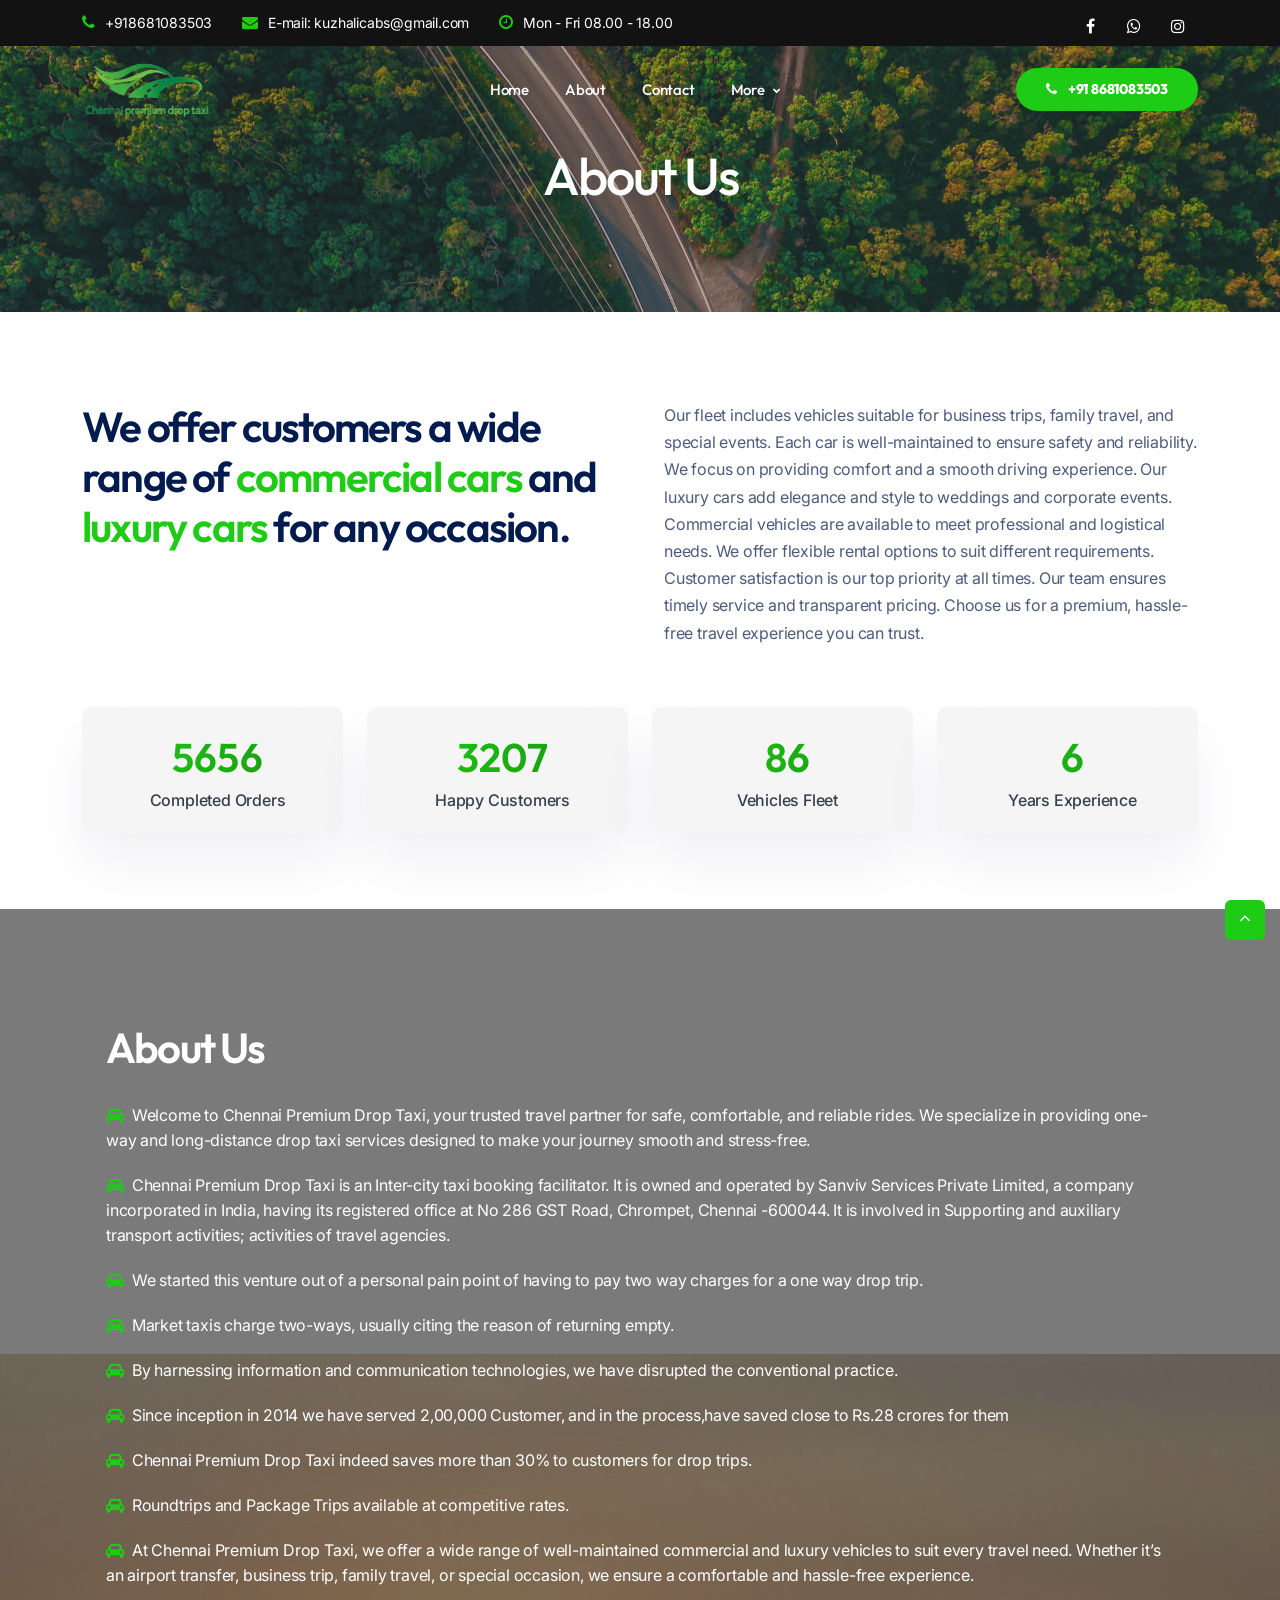
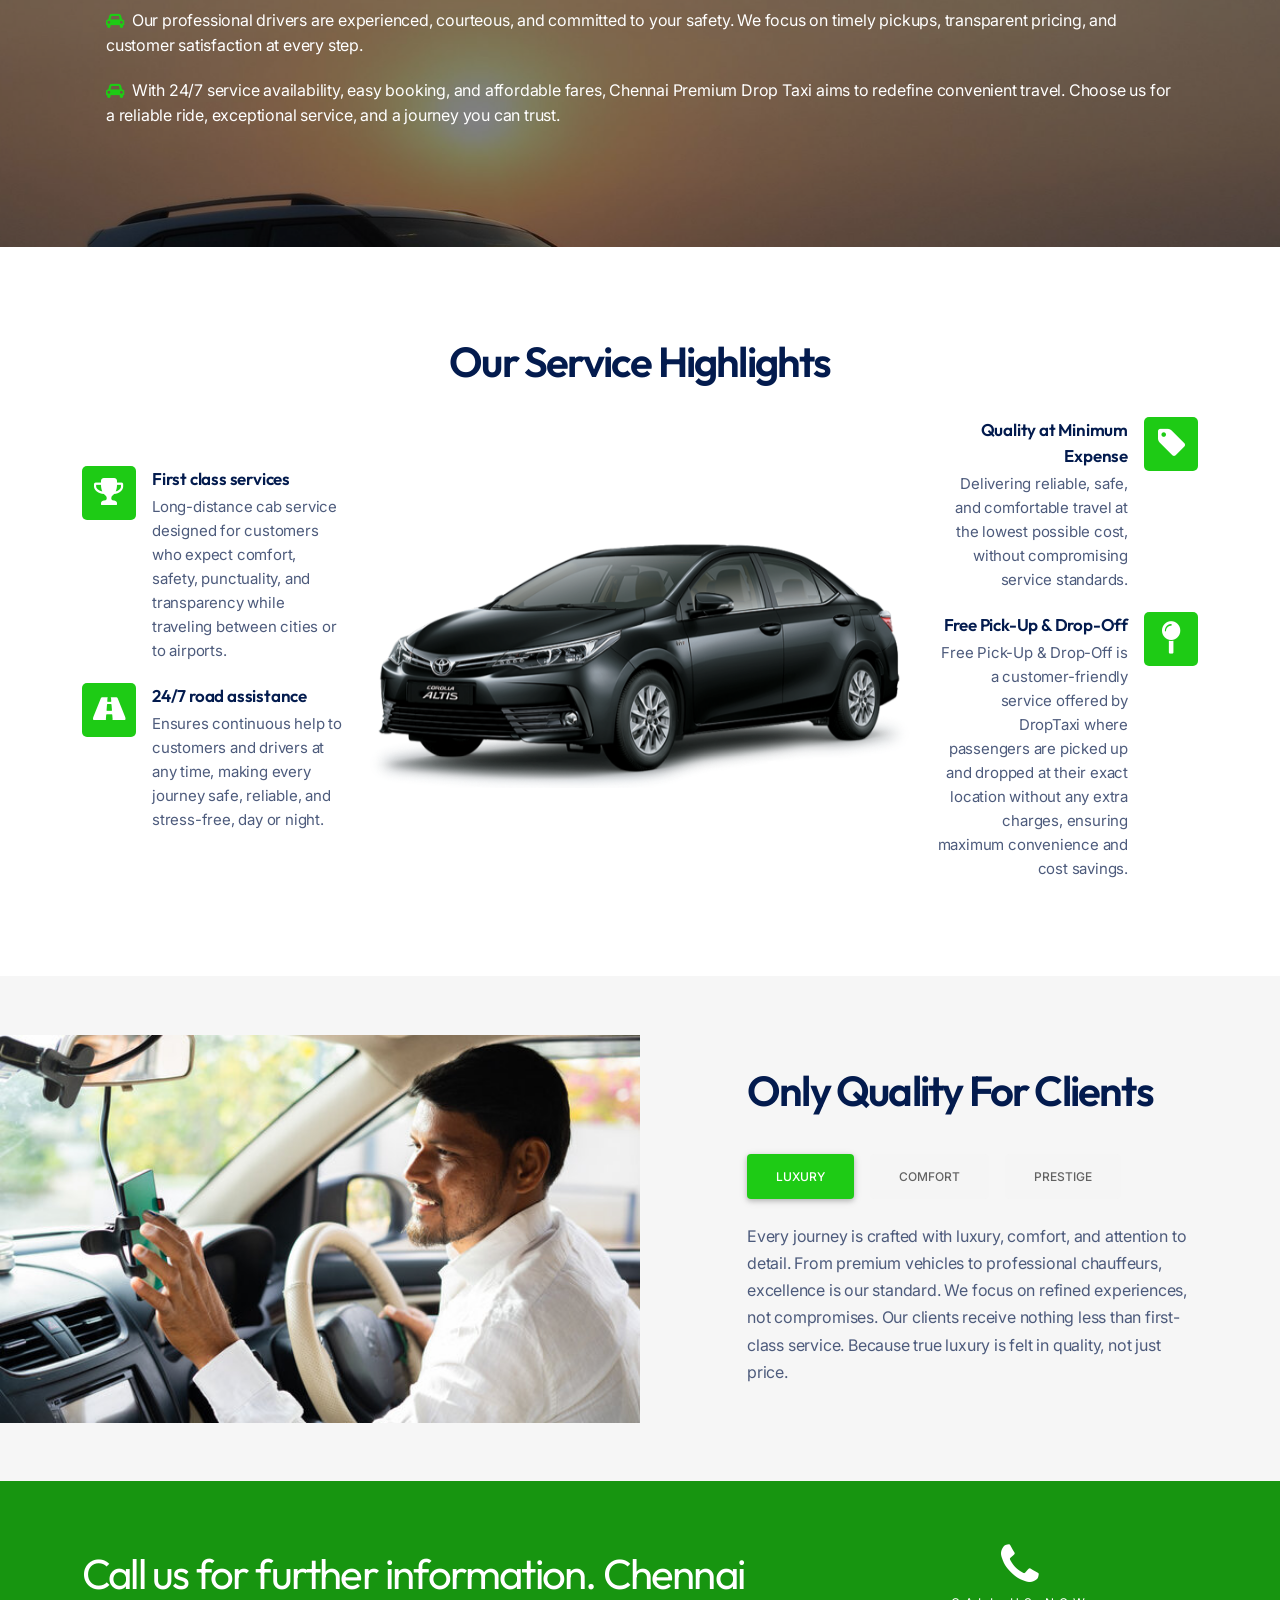
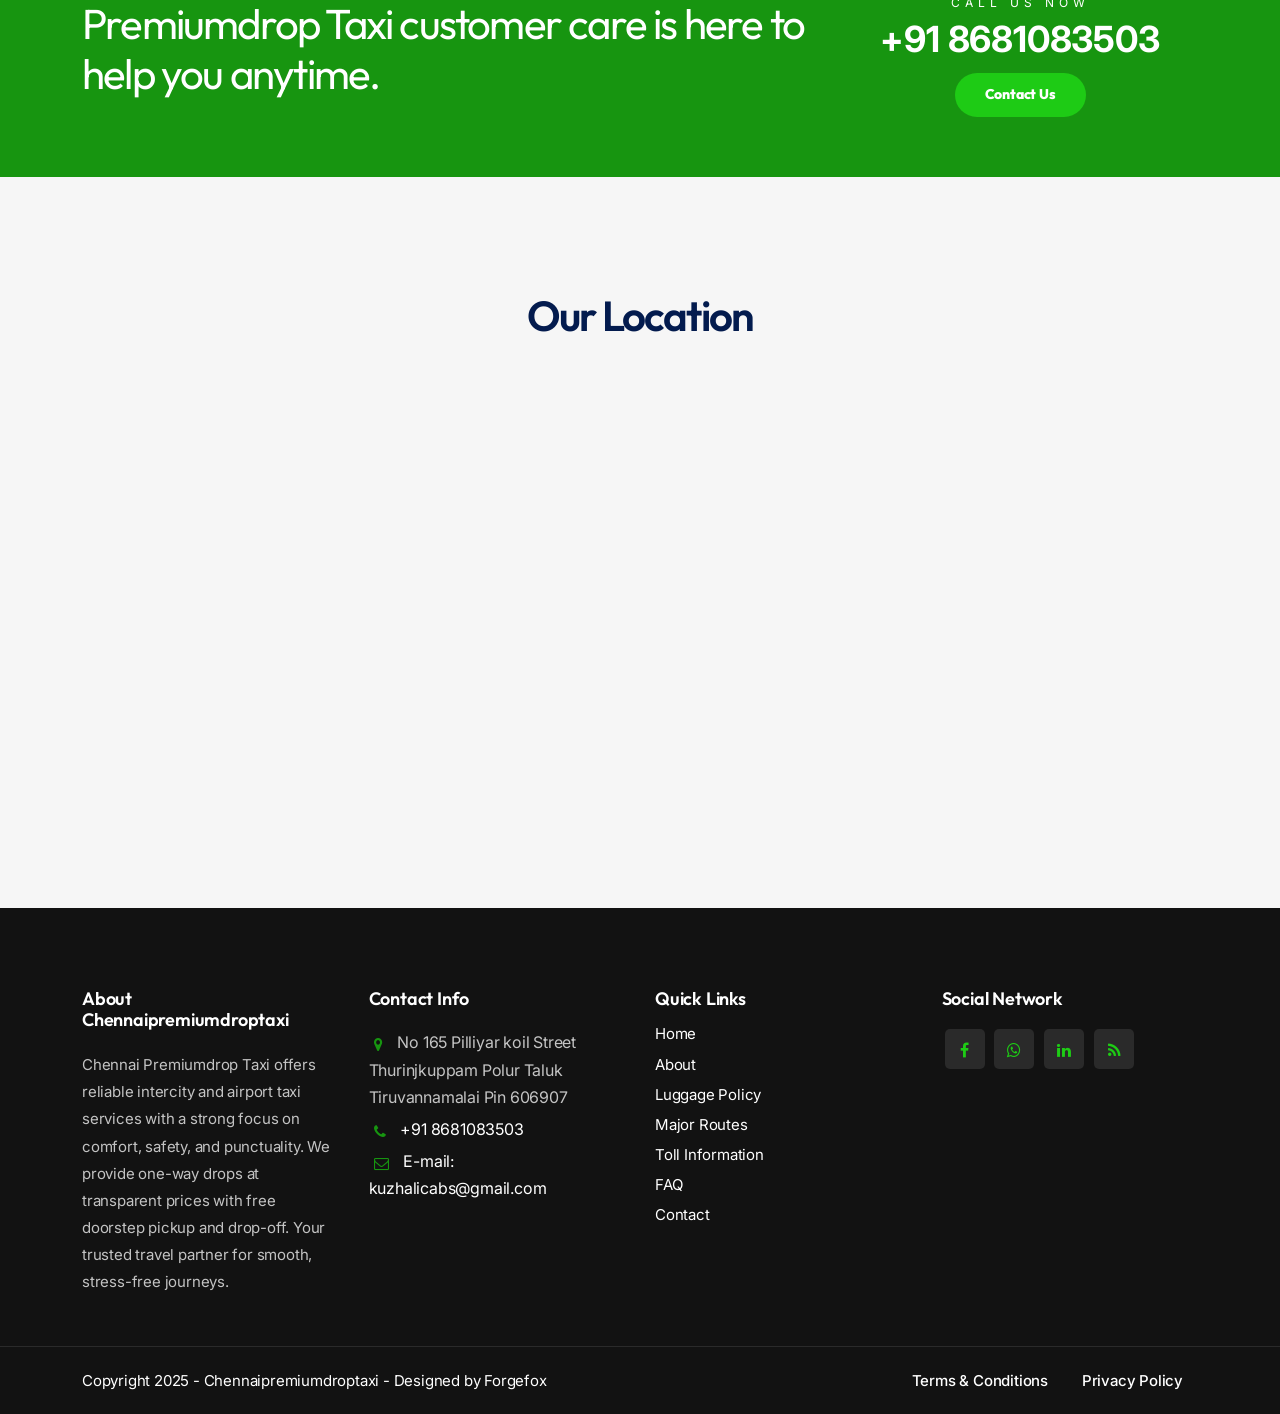
<file: about.html>
<!DOCTYPE html>
<html lang="zxx">

<head>
    <title>About Us | Chennai Premium Drop Taxi | Safe & Reliable Outstation Cabs</title>
    <link rel="icon" href="images/logo.png" type="image/gif" sizes="16x16">
    <meta content="text/html;charset=utf-8" http-equiv="Content-Type">
    <meta content="width=device-width, initial-scale=1.0" name="viewport">
    <meta
        content="Discover why Chennai Premium Drop Taxi is the preferred choice for outstation travel in Tamil Nadu. We offer transparent pricing, well-maintained cars, and professional drivers since 2014."
        name="description">
    <meta
        content="about chennai premium drop taxi, outstation cab service tamil nadu, reliable taxi service chennai, professional cab drivers chennai, one way drop taxi Chennai"
        name="keywords">
    <meta content="Chennai Premium Drop Taxi" name="author">
    <link rel="canonical" href="https://chennaipremiumdroptaxi.com/about" />

    <!-- Open Graph / Facebook -->
    <meta property="og:type" content="website">
    <meta property="og:url" content="https://chennaipremiumdroptaxi.com/about">
    <meta property="og:title" content="About Us | Chennai Premium Drop Taxi">
    <meta property="og:description"
        content="Learn more about our mission to provide the most affordable and reliable outstation taxi services in Chennai and across Tamil Nadu.">
    <meta property="og:image" content="https://chennaipremiumdroptaxi.com/images/logo.png">

    <!-- Twitter -->
    <meta property="twitter:card" content="summary_large_image">
    <meta property="twitter:url" content="https://chennaipremiumdroptaxi.com/about">
    <meta property="twitter:title" content="About Us | Chennai Premium Drop Taxi">
    <meta property="twitter:description"
        content="Learn more about our mission to provide the most affordable and reliable outstation taxi services in Chennai and across Tamil Nadu.">
    <meta property="twitter:image" content="https://chennaipremiumdroptaxi.com/images/logo.png">

    <!-- Structured Data (JSON-LD) -->
    <script type="application/ld+json">
    {
      "@context": "https://schema.org",
      "@type": "AboutPage",
      "mainEntity": {
        "@type": "TaxiService",
        "name": "Chennai Premium Drop Taxi",
        "description": "Leading inter-city taxi booking facilitator in Chennai since 2014, specializing in one-way drop and round-trip outstation services.",
        "brand": "Chennai Premium Drop Taxi",
        "parentOrganization": {
          "@type": "Organization",
          "name": "Sanviv Services Private Limited",
          "address": {
            "@type": "PostalAddress",
            "streetAddress": "No 286 GST Road, Chrompet",
            "addressLocality": "Chennai",
            "postalCode": "600044",
            "addressRegion": "Tamil Nadu",
            "addressCountry": "IN"
          }
        }
      }
    }
    </script>
    <!-- CSS Files
    ================================================== -->
    <link href="css/bootstrap.min.css" rel="stylesheet" type="text/css" id="bootstrap">
    <link href="css/mdb.min.css" rel="stylesheet" type="text/css" id="mdb">
    <link href="css/plugins.css" rel="stylesheet" type="text/css">
    <link href="css/style.css" rel="stylesheet" type="text/css">
    <link href="css/coloring.css" rel="stylesheet" type="text/css">
    <link href="css/my-css.css" rel="stylesheet" type="text/css">
    <!-- color scheme -->
    <link id="colors" href="css/colors/scheme-01.css" rel="stylesheet" type="text/css">
    <style>
        .para-about p {
            line-height: 25px;
            margin-bottom: 20px !important;
        }
    </style>
</head>

<body>
    <div id="wrapper">

        <!-- page preloader begin -->
        <div id="de-preloader"></div>
        <!-- page preloader close -->

        <!-- header begin -->
        <header class="transparent scroll-light has-topbar">
            <div id="topbar" class="topbar-dark text-light">
                <div class="container">
                    <div class="topbar-left xs-hide">
                        <div class="topbar-widget">
                            <div class="topbar-widget"><a href="tel:8681083503"><i
                                        class="fa fa-phone"></i>+918681083503</a>
                            </div>
                            <div class="topbar-widget"><a href="mailto:kuzhalicabs@gmail.com"><i
                                        class="fa fa-envelope"></i>E-mail:
                                    kuzhalicabs@gmail.com</a></div>
                            <div class="topbar-widget"><a href="#"><i class="fa fa-clock-o"></i>Mon - Fri 08.00 -
                                    18.00</a></div>
                        </div>
                    </div>

                    <div class="topbar-right">
                        <div class="social-icons">
                            <a href="#"><i class="fa fa-facebook fa-lg"></i></a>
                            <a href="https://wa.me/918681083503"><i class="fa fa-whatsapp fa-lg"></i></a>
                            <a href="#"><i class="fa fa-instagram fa-lg"></i></a>
                        </div>
                    </div>
                    <div class="clearfix"></div>
                </div>
            </div>
            <div class="container">
                <div class="row">
                    <div class="col-md-12">
                        <div class="de-flex sm-pt10">
                            <div class="de-flex-col">
                                <div class="de-flex-col">
                                    <!-- logo begin -->
                                    <div id="logo">
                                        <a href="https://chennaipremiumdroptaxi.com">
                                            <img src="images/logo.png" alt="Chennai Premium Drop Taxi Logo"
                                                style="width: 130px;">
                                        </a>
                                    </div>
                                    <!-- logo close -->
                                </div>
                            </div>
                            <div class="de-flex-col header-col-mid">
                                <ul id="mainmenu">
                                    <li><a class="menu-item" href="https://chennaipremiumdroptaxi.com/">Home</a></li>
                                    <li><a class="menu-item" href="about">About</a></li>
                                    <li><a class="menu-item" href="contact">Contact</a></li>
                                    <li><a class="menu-item" href="#">More</a>
                                        <ul>
                                            <li><a class="menu-item" href="luggage">Luggage Policy</a></li>
                                            <li><a class="menu-item" href="major_routes">Major Routes</a></li>
                                            <li><a class="menu-item" href="toll_info">Toll Information</a></li>
                                            <li><a class="menu-item" href="faq">FAQ</a></li>
                                            <li><a class="menu-item" href="cancellation">Cancellation Policy</a>
                                            </li>
                                            <li><a class="menu-item" href="refund">Refund Policy</a></li>
                                        </ul>
                                    </li>
                                </ul>
                            </div>
                            <div class="de-flex-col">
                                <div class="menu_side_area">
                                    <a href="tel:8681083503" class="btn-main"><i class="fa fa-phone me-2"></i>
                                        +91 8681083503</a>
                                    <span id="menu-btn"></span>
                                </div>
                            </div>
                        </div>
                    </div>
                </div>
            </div>
        </header>
        <!-- header close -->
        <!-- content begin -->
        <div class="no-bottom no-top zebra" id="content">
            <div id="top"></div>

            <!-- section begin -->
            <section id="subheader" class="jarallax text-light">
                <img src="images/background/subheader.jpg" class="jarallax-img"
                    alt="About Chennai Premium Drop Taxi Services">
                <div class="center-y relative text-center">
                    <div class="container">
                        <div class="row">
                            <div class="col-md-12 text-center">
                                <h1>About Us</h1>
                            </div>
                            <div class="clearfix"></div>
                        </div>
                    </div>
                </div>
            </section>
            <!-- section close -->

            <section>
                <div class="container">
                    <div class="row g-5">
                        <div class="col-lg-6 wow fadeInRight">
                            <h2>We offer customers a wide range of <span class="id-color">commercial cars</span> and
                                <span class="id-color">luxury cars</span> for any occasion.
                            </h2>
                        </div>
                        <div class="col-lg-6 wow fadeInRight" data-wow-delay=".25s">
                            Our fleet includes vehicles suitable for business trips, family travel, and special events.
                            Each car is well-maintained to ensure safety and reliability.
                            We focus on providing comfort and a smooth driving experience.
                            Our luxury cars add elegance and style to weddings and corporate events.
                            Commercial vehicles are available to meet professional and logistical needs.
                            We offer flexible rental options to suit different requirements.
                            Customer satisfaction is our top priority at all times.
                            Our team ensures timely service and transparent pricing.
                            Choose us for a premium, hassle-free travel experience you can trust.
                        </div>
                    </div>
                    <div class="spacer-double"></div>
                    <div class="row text-center">
                        <div class="col-md-3 col-sm-6 mb-sm-30">
                            <div class="de_count wow fadeInUp" data-bgcolor="#f5f5f5">
                                <h3 class="timer" data-to="15425" data-speed="3000">0</h3>
                                Completed Orders
                            </div>
                        </div>
                        <div class="col-md-3 col-sm-6 mb-sm-30">
                            <div class="de_count wow fadeInUp" data-bgcolor="#f5f5f5">
                                <h3 class="timer" data-to="8745" data-speed="3000">0</h3>
                                Happy Customers
                            </div>
                        </div>
                        <div class="col-md-3 col-sm-6 mb-sm-30">
                            <div class="de_count wow fadeInUp" data-bgcolor="#f5f5f5">
                                <h3 class="timer" data-to="235" data-speed="3000">0</h3>
                                Vehicles Fleet
                            </div>
                        </div>
                        <div class="col-md-3 col-sm-6 mb-sm-30">
                            <div class="de_count wow fadeInUp" data-bgcolor="#f5f5f5">
                                <h3 class="timer" data-to="15" data-speed="3000">0</h3>
                                Years Experience
                            </div>
                        </div>
                    </div>
                </div>
            </section>

            <section aria-label="section" class="jarallax text-light">
                <img src="images/background/my-bg.jpg" class="jarallax-img bg-blackk"
                    alt="Chennai Premium Drop Taxi Background">
                <div class="de-overlay"></div>
                <div class="container wow fadeInL fadeInLeft " data-wow-delay=".25s"
                    style="position: relative; z-index: 2;">
                    <div class="para-about p-lg-4 cont" style="border-radius: 12px;">
                        <h2 style="margin-bottom: 30px;" class="text-white">About Us</h2>
                        <p class="mb-2 text-white">
                            <i class="fa fa-car id-color me-2"></i>Welcome to Chennai Premium Drop Taxi, your trusted
                            travel partner for safe, comfortable, and
                            reliable
                            rides. We specialize in providing one-way and long-distance drop taxi services designed to
                            make your journey smooth and stress-free.
                        </p>
                        <p class="mb-2 text-white">
                            <i class="fa fa-car id-color me-2"></i>Chennai Premium Drop Taxi is an Inter-city taxi
                            booking facilitator. It is owned and
                            operated by
                            Sanviv Services Private Limited, a company incorporated in India, having its registered
                            office at No 286 GST Road, Chrompet, Chennai -600044. It is involved in Supporting and
                            auxiliary transport activities; activities of travel agencies.
                        </p>
                        <p class="mb-2 text-white"><i class="fa fa-car id-color me-2"></i>We started this venture out of
                            a personal pain point of having to pay
                            two way
                            charges for a one way drop trip.</p>
                        <p class="mb-2 text-white"><i class="fa fa-car id-color me-2"></i>Market taxis charge two-ways,
                            usually citing the reason of returning
                            empty.</p>
                        <p class="mb-2 text-white"><i class="fa fa-car id-color me-2"></i>By harnessing information and
                            communication technologies, we have
                            disrupted the
                            conventional practice.</p>
                        <p class="mb-2 text-white"><i class="fa fa-car id-color me-2"></i>Since inception in 2014 we
                            have served 2,00,000 Customer, and in the
                            process,have saved close to Rs.28 crores for them</p>
                        <p class="mb-2 text-white"><i class="fa fa-car id-color me-2"></i>Chennai Premium Drop Taxi
                            indeed saves more than 30% to customers for
                            drop
                            trips.</p>
                        <p class="mb-2 text-white"><i class="fa fa-car id-color me-2"></i>Roundtrips and Package Trips
                            available at competitive rates.</p>
                        <p class="mb-2 text-white"><i class="fa fa-car id-color me-2"></i>At Chennai Premium Drop Taxi,
                            we offer a wide range of
                            well-maintained
                            commercial and
                            luxury vehicles to suit every travel need. Whether it’s an airport transfer, business trip,
                            family travel, or special occasion, we ensure a comfortable and hassle-free experience.</p>
                        <p class="mb-2 text-white"><i class="fa fa-car id-color me-2"></i>Our professional drivers are
                            experienced, courteous, and committed to
                            your
                            safety. We focus on timely pickups, transparent pricing, and customer satisfaction at every
                            step.</p>
                        <p class="mb-2 text-white"><i class="fa fa-car id-color me-2"></i>With 24/7 service
                            availability, easy booking, and affordable fares,
                            Chennai Premium Drop Taxi aims to redefine convenient travel. Choose us for a reliable ride,
                            exceptional service,
                            and a journey you can trust.</p>
                    </div>
                </div>
            </section>

            <section aria-label="section">
                <div class="container">
                    <div class="row align-items-center">
                        <div class="col-lg-6 offset-lg-3 text-center">
                            <h2>Our Service Highlights</h2>
                            <div class="spacer-20"></div>
                        </div>
                        <div class="clearfix"></div>
                        <div class="col-lg-3">
                            <div class="box-icon s2 p-small mb20 wow fadeInRight" data-wow-delay=".5s">
                                <i class="fa bg-color fa-trophy"></i>
                                <div class="d-inner">
                                    <h4>First class services</h4>
                                    Long-distance cab service designed for customers who expect comfort, safety,
                                    punctuality, and transparency while traveling between cities or to airports.
                                </div>
                            </div>
                            <div class="box-icon s2 p-small mb20 wow fadeInL fadeInRight" data-wow-delay=".75s">
                                <i class="fa bg-color fa-road"></i>
                                <div class="d-inner">
                                    <h4>24/7 road assistance</h4>
                                    Ensures continuous help to customers and drivers at any time, making every journey
                                    safe, reliable, and stress-free, day or night.
                                </div>
                            </div>
                        </div>

                        <div class="col-lg-6">
                            <img src="images/misc/car.png" alt="Premium Outstation Cab Fleet"
                                class="img-fluid wow fadeInUp">
                        </div>

                        <div class="col-lg-3">
                            <div class="box-icon s2 d-invert p-small mb20 wow fadeInL fadeInLeft" data-wow-delay="1s">
                                <i class="fa bg-color fa-tag"></i>
                                <div class="d-inner">
                                    <h4>Quality at Minimum Expense</h4>
                                    Delivering reliable, safe, and comfortable travel at the lowest possible cost,
                                    without compromising service standards.
                                </div>
                            </div>
                            <div class="box-icon s2 d-invert p-small mb20 wow fadeInL fadeInLeft"
                                data-wow-delay="1.25s">
                                <i class="fa bg-color fa-map-pin"></i>
                                <div class="d-inner">
                                    <h4>Free Pick-Up & Drop-Off</h4>
                                    Free Pick-Up & Drop-Off is a customer-friendly service offered by DropTaxi where
                                    passengers are picked up and dropped at their exact location without any extra
                                    charges, ensuring maximum convenience and cost savings.
                                </div>
                            </div>
                        </div>
                    </div>
                </div>
            </section>

            <section id="section-img-with-tab">
                <div class="container">
                    <div class="row align-items-center">
                        <div class="col-lg-5 offset-lg-7">

                            <h2>Only Quality For Clients</h2>
                            <div class="spacer-20"></div>

                            <ul class="nav nav-pills mb-3" id="pills-tab" role="tablist">
                                <li class="nav-item" role="presentation">
                                    <button class="nav-link active" id="pills-home-tab" data-bs-toggle="pill"
                                        data-bs-target="#pills-home" type="button" role="tab" aria-controls="pills-home"
                                        aria-selected="true">Luxury</button>
                                </li>
                                <li class="nav-item" role="presentation">
                                    <button class="nav-link" id="pills-profile-tab" data-bs-toggle="pill"
                                        data-bs-target="#pills-profile" type="button" role="tab"
                                        aria-controls="pills-profile" aria-selected="false">Comfort</button>
                                </li>
                                <li class="nav-item" role="presentation">
                                    <button class="nav-link" id="pills-contact-tab" data-bs-toggle="pill"
                                        data-bs-target="#pills-contact" type="button" role="tab"
                                        aria-controls="pills-contact" aria-selected="false">Prestige</button>
                                </li>
                            </ul>
                            <div class="tab-content" id="pills-tabContent">
                                <div class="tab-pane fade show active" id="pills-home" role="tabpanel"
                                    aria-labelledby="pills-home-tab">
                                    <p>Every journey is crafted with luxury, comfort, and attention to detail.
                                        From premium vehicles to professional chauffeurs, excellence is our standard.
                                        We focus on refined experiences, not compromises.
                                        Our clients receive nothing less than first-class service.
                                        Because true luxury is felt in quality, not just price.</p>
                                </div>
                                <div class="tab-pane fade" id="pills-profile" role="tabpanel"
                                    aria-labelledby="pills-profile-tab">
                                    <p>Comfort is at the heart of every journey we offer.
                                        Spacious, clean, and well-maintained vehicles ensure a relaxing ride.
                                        Smooth driving and professional chauffeurs add to a stress-free experience.
                                        Every detail is designed to make travel easy and pleasant
                                        Because true quality means traveling in complete comfort.</p>
                                </div>
                                <div class="tab-pane fade" id="pills-contact" role="tabpanel"
                                    aria-labelledby="pills-contact-tab">
                                    <p>Prestige is reflected in every journey we deliver.
                                        From refined vehicles to impeccable service, quality leads the way.
                                        We serve clients who value excellence and distinction.
                                        Every ride is a statement of trust, class, and reliability.
                                        Because prestige is earned through uncompromised quality.</p>
                                </div>
                            </div>

                        </div>
                    </div>
                </div>

                <div class="image-container col-md-6 pull-right" data-bgimage="url(images/background/16.jpg) center"
                    title="Quality Outstation Taxi Service">
                </div>
            </section>

            <section id="section-call-to-action" class="bg-color-2 pt60 pb60 text-light">
                <div class="container">
                    <div class="row align-items-center">
                        <div class="col-lg-8">
                            <h2 class="s2">Call us for further information. Chennai Premiumdrop Taxi customer care is
                                here to help
                                you anytime.</h2>
                        </div>

                        <div class="col-lg-4 text-lg-center text-sm-center">
                            <div class="phone-num-big">
                                <i class="fa fa-phone"></i>
                                <span class="pnb-text">
                                    Call Us Now
                                </span>
                                <span class="pnb-num">
                                    +91 8681083503
                                </span>
                            </div>
                            <a href="tel:+918681083503" class="btn-main">Contact Us</a>
                        </div>
                    </div>
                </div>
            </section>

            <section>
                <div class="container my-4">
                    <h2 class="text-center">Our Location</h2>
                    <!-- Map Section -->
                    <div class="map-wrapper">
                        <iframe
                            src="https://www.google.com/maps/embed?pb=!1m18!1m12!1m3!1d3878.3803715417707!2d79.12042377499994!3d12.609270172718652!2m3!1f0!2f0!3f0!3m2!1i1024!2i768!4f13.1!3m3!1m2!1s0x3bad2739bab7c6e3%3A0xba79eeacf29bbedb!2sThurinjikuppam%2C%20Tamil%20Nadu%20606907!5e1!3m2!1sen!2sin!4v1772605269708!5m2!1sen!2sin"
                            width="100%" height="450" style="border:0;" allowfullscreen="" loading="lazy"
                            referrerpolicy="no-referrer-when-downgrade"></iframe>
                    </div>

                </div>
            </section>

        </div>
        <!-- content close -->

        <a href="#" id="back-to-top"></a>

        <!-- footer begin -->
        <footer class="text-light">
            <div class="container">
                <div class="row g-custom-x">
                    <div class="col-lg-3">
                        <div class="widget">
                            <h5>About Chennaipremiumdroptaxi</h5>
                            <p>Chennai Premiumdrop Taxi offers reliable intercity and airport taxi services with a
                                strong focus on
                                comfort,
                                safety, and punctuality.
                                We provide one-way drops at transparent prices with free doorstep pickup and drop-off.
                                Your trusted travel partner for smooth, stress-free journeys.</p>
                        </div>
                    </div>

                    <div class="col-lg-3">
                        <div class="widget">
                            <h5>Contact Info</h5>
                            <address class="s1">
                                <span><i class="id-color fa fa-map-marker fa-lg"></i>No 165 Pilliyar koil Street
                                    Thurinjkuppam
                                    Polur Taluk
                                    Tiruvannamalai
                                    Pin 606907</span>
                                <span><i class="id-color fa fa-phone fa-lg"></i><a href="tel:+918681083503">+91
                                        8681083503</a></span>
                                <span><i class="id-color fa fa-envelope-o fa-lg"></i><a
                                        href="mailto:contact@example.com">E-mail:
                                        kuzhalicabs@gmail.com</a></span>
                                <!-- <span><i class="id-color fa fa-file-pdf-o fa-lg"></i><a href="#">Download Brochure</a></span> -->
                            </address>
                        </div>
                    </div>

                    <div class="col-lg-3">
                        <h5>Quick Links</h5>
                        <div class="row">
                            <div class="col-lg-6">
                                <div class="widget">
                                    <ul>
                                        <li><a href="https://chennaipremiumdroptaxi.com/">Home</a></li>
                                        <li><a href="about">About</a></li>
                                        <li><a href="luggage">Luggage Policy</a></li>
                                        <li><a href="major_routes">Major Routes</a></li>
                                        <li><a href="toll_info">Toll Information</a></li>
                                        <li><a href="faq">FAQ</a></li>
                                        <li><a href="contact">Contact</a></li>
                                    </ul>
                                </div>
                            </div>
                        </div>
                    </div>

                    <div class="col-lg-3">
                        <div class="widget">
                            <h5>Social Network</h5>
                            <div class="social-icons">
                                <a href="#"><i class="fa fa-facebook fa-lg"></i></a>
                                <a href="https://wa.me/918681083503"><i class="fa fa-whatsapp fa-lg"></i></a>
                                <a href="#"><i class="fa fa-linkedin fa-lg"></i></a>

                                <a href="#"><i class="fa fa-rss fa-lg"></i></a>
                            </div>
                        </div>
                    </div>
                </div>
            </div>

            <div class="subfooter">
                <div class="container">
                    <div class="row">
                        <div class="col-md-12">
                            <div class="de-flex">
                                <div class="de-flex-col">
                                    <a href="https://chennaipremiumdroptaxi.com/">
                                        Copyright 2025 - Chennaipremiumdroptaxi - Designed by Forgefox
                                    </a>
                                </div>
                                <ul class="menu-simple">
                                    <li><a href="terms">Terms &amp; Conditions</a></li>
                                    <li><a href="privacy">Privacy Policy</a></li>
                                </ul>
                            </div>
                        </div>
                    </div>
                </div>
            </div>

        </footer>
        <!-- footer close -->

    </div>


    <!-- Javascript Files
    ================================================== -->
    <script src="js/plugins.js"></script>
    <script src="js/designesia.js"></script>

</body>

</html>
</file>
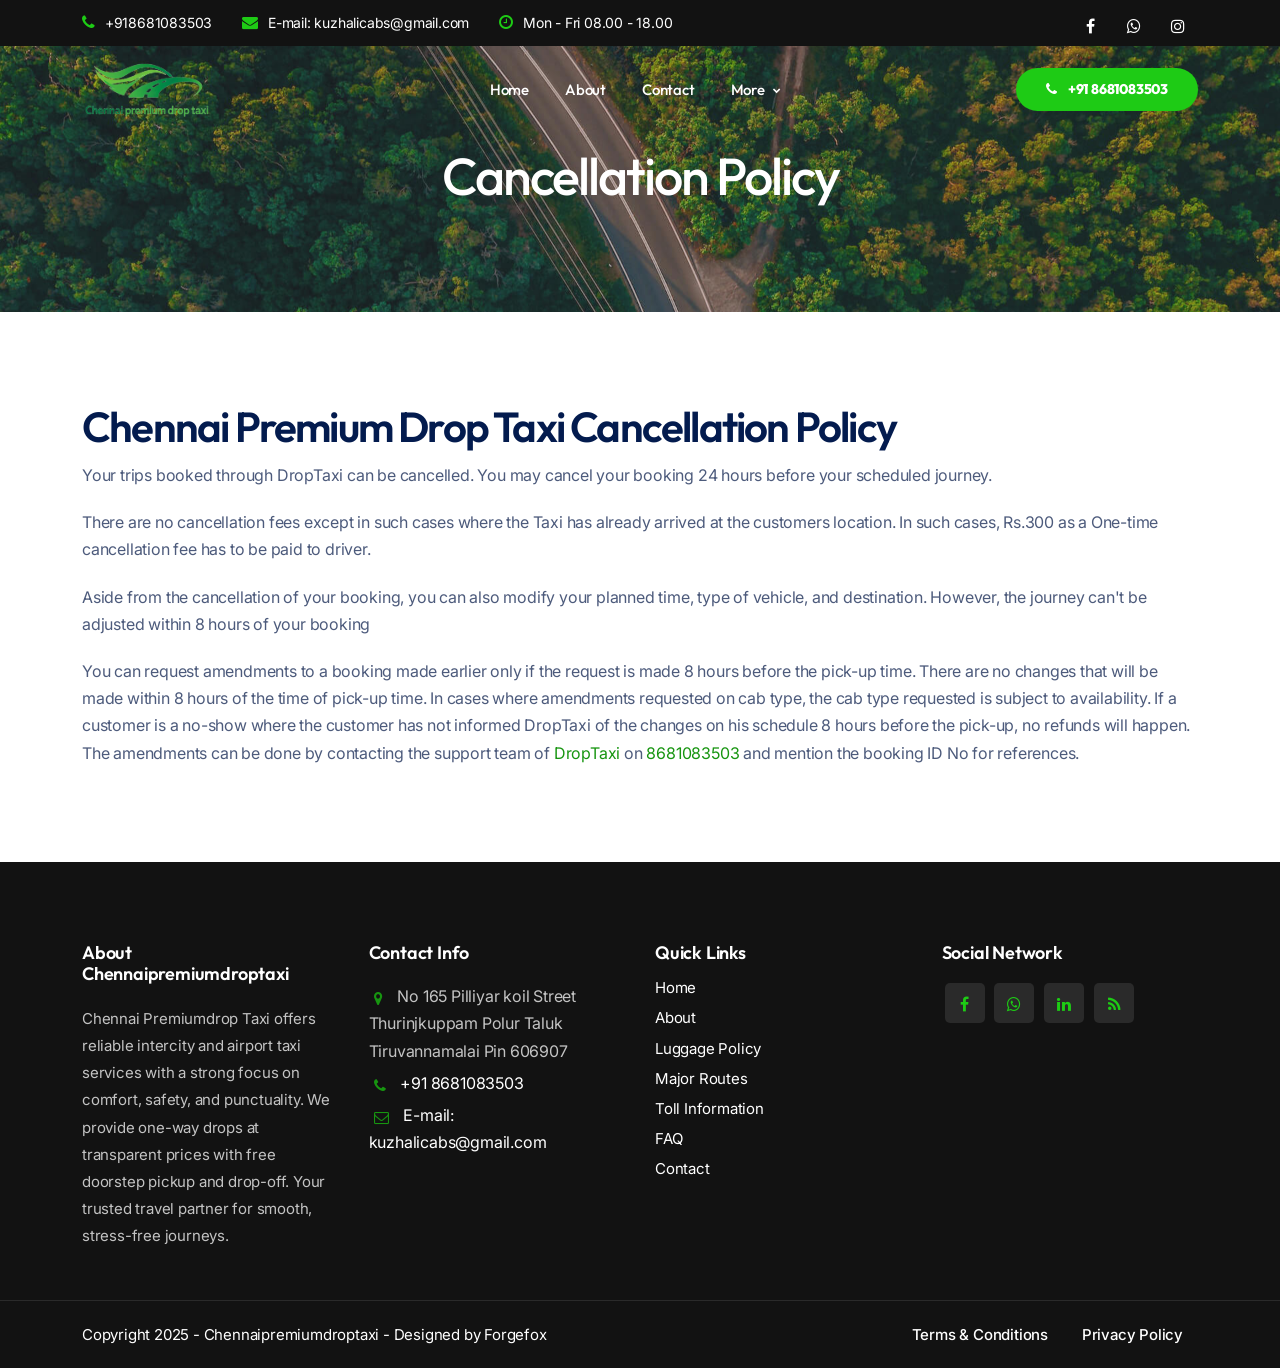
<file: cancellation.html>
<!DOCTYPE html>
<html lang="zxx">

<head>
    <title>Cancellation Policy | Chennai Premium Drop Taxi Booking Guidelines</title>
    <link rel="icon" href="images/logo.png" type="image/gif" sizes="16x16">
    <meta content="text/html;charset=utf-8" http-equiv="Content-Type">
    <meta content="width=device-width, initial-scale=1.0" name="viewport">
    <meta
        content="Review the cancellation policy for Chennai Premium Drop Taxi. Learn about notice periods, cancellation fees, and how to cancel or modify your cab booking."
        name="description">
    <meta
        content="taxi cancellation policy, refund on cab booking, cancel outstation taxi, chennai drop taxi refund rules"
        name="keywords">
    <meta content="Chennai Premium Drop Taxi" name="author">
    <!-- CSS Files
    ================================================== -->
    <link href="css/bootstrap.min.css" rel="stylesheet" type="text/css" id="bootstrap">
    <link href="css/mdb.min.css" rel="stylesheet" type="text/css" id="mdb">
    <link href="css/plugins.css" rel="stylesheet" type="text/css">
    <link href="css/style.css" rel="stylesheet" type="text/css">
    <link href="css/coloring.css" rel="stylesheet" type="text/css">
    <!-- color scheme -->
    <link id="colors" href="css/colors/scheme-01.css" rel="stylesheet" type="text/css">
    <!-- <link rel="stylesheet" href="https://cdnjs.cloudflare.com/ajax/libs/font-awesome/7.0.1/css/all.min.css" integrity="sha512-2SwdPD6INVrV/lHTZbO2nodKhrnDdJK9/kg2XD1r9uGqPo1cUbujc+IYdlYdEErWNu69gVcYgdxlmVmzTWnetw==" crossorigin="anonymous" referrerpolicy="no-referrer" /> -->

    <style>

    </style>

</head>

<body>
    <div id="wrapper">

        <!-- page preloader begin -->
        <div id="de-preloader"></div>
        <!-- page preloader close -->

        <!-- header begin -->
        <header class="transparent scroll-light has-topbar">
            <div id="topbar" class="topbar-dark text-light">
                <div class="container">
                    <div class="topbar-left xs-hide">
                        <div class="topbar-widget">
                            <div class="topbar-widget"><a href="tel:8681083503"><i
                                        class="fa fa-phone"></i>+918681083503</a>
                            </div>
                            <div class="topbar-widget"><a href="mailto:kuzhalicabs@gmail.com"><i
                                        class="fa fa-envelope"></i>E-mail:
                                    kuzhalicabs@gmail.com</a></div>
                            <div class="topbar-widget"><a href="#"><i class="fa fa-clock-o"></i>Mon - Fri 08.00 -
                                    18.00</a></div>
                        </div>
                    </div>

                    <div class="topbar-right">
                        <div class="social-icons">
                            <a href="#"><i class="fa fa-facebook fa-lg"></i></a>
                            <a href="https://wa.me/918681083503"><i class="fa fa-whatsapp fa-lg"></i></a>


                            <a href="#"><i class="fa fa-instagram fa-lg"></i></a>
                        </div>
                    </div>
                    <div class="clearfix"></div>
                </div>
            </div>
            <div class="container">
                <div class="row">
                    <div class="col-md-12">
                        <div class="de-flex sm-pt10">
                            <div class="de-flex-col">
                                <div class="de-flex-col">
                                    <!-- logo begin -->
                                    <div id="logo">
                                        <a href="https://chennaipremiumdroptaxi.com/">
                                            <img src="images/logo.png" alt="" style="width: 130px;">
                                        </a>
                                    </div>
                                    <!-- logo close -->
                                </div>
                            </div>
                            <div class="de-flex-col header-col-mid">
                                <ul id="mainmenu">
                                    <li><a class="menu-item" href="https://chennaipremiumdroptaxi.com/">Home</a></li>
                                    <li><a class="menu-item" href="about">About</a></li>
                                    <li><a class="menu-item" href="contact">Contact</a></li>
                                    <li><a class="menu-item" href="#">More</a>
                                        <ul>
                                            <li><a class="menu-item" href="luggage">Luggage Policy</a></li>
                                            <li><a class="menu-item" href="major_routes">Major Routes</a></li>
                                            <li><a class="menu-item" href="toll_info">Toll Information</a></li>
                                            <li><a class="menu-item" href="faq">FAQ</a></li>
                                            <li><a class="menu-item" href="cancellation">Cancellation Policy</a>
                                            </li>
                                            <li><a class="menu-item" href="refund">Refund Policy</a></li>
                                        </ul>
                                    </li>

                                </ul>
                            </div>
                            <div class="de-flex-col">
                                <div class="menu_side_area">
                                    <a href="tel:8681083503" class="btn-main"><i class="fa fa-phone me-2"></i>
                                        +91 8681083503</a>
                                    <span id="menu-btn"></span>
                                </div>
                            </div>
                        </div>
                    </div>
                </div>
            </div>
        </header>
        <!-- header close -->
        <!-- content begin -->
        <div class="no-bottom no-top zebra" id="content">
            <div id="top"></div>

            <!-- section begin -->
            <section id="subheader" class="jarallax text-light">
                <img src="images/background/subheader.jpg" class="jarallax-img" alt="">
                <div class="center-y relative text-center">
                    <div class="container">
                        <div class="row">
                            <div class="col-md-12 text-center">
                                <h1>Cancellation Policy</h1>
                            </div>
                            <div class="clearfix"></div>
                        </div>
                    </div>
                </div>
            </section>
            <!-- section close -->

            <section class=" container">
                <div class="cancellation-policy">
                    <h2>Chennai Premium Drop Taxi Cancellation Policy</h2>
                    <p>
                        Your trips booked through DropTaxi can be cancelled. You may cancel your booking 24 hours before
                        your scheduled journey.
                    </p>
                    <p>There are no cancellation fees except in such cases where the Taxi has already arrived at the
                        customers location. In such cases, Rs.300 as a One-time cancellation fee has to be paid to
                        driver.</p>
                    <p>
                    <p>Aside from the cancellation of your booking, you can also modify your planned time, type of
                        vehicle, and destination. However, the journey can't be adjusted within 8 hours of your booking
                    </p>
                    <p>You can request amendments to a booking made earlier only if the request is made 8 hours before
                        the pick-up time. There are no changes that will be made within 8 hours of the time of pick-up
                        time. In cases where amendments requested on cab type, the cab type requested is subject to
                        availability. If a customer is a no-show where the customer has not informed DropTaxi of the
                        changes on his schedule 8 hours before the pick-up, no refunds will happen. The amendments can
                        be done by contacting the support team of <a
                            href="https://chennaipremiumdroptaxi.com/">DropTaxi</a> on <a
                            href="tel:8681083503">8681083503</a> and mention the booking ID No for references.</p>
                    </p>
                </div>
            </section>

        </div>
        <!-- content close -->

        <a href="#" id="back-to-top"></a>

        <!-- footer begin -->
        <footer class="text-light">
            <div class="container">
                <div class="row g-custom-x">
                    <div class="col-lg-3">
                        <div class="widget">
                            <h5>About Chennaipremiumdroptaxi</h5>
                            <p>Chennai Premiumdrop Taxi offers reliable intercity and airport taxi services with a
                                strong focus on
                                comfort,
                                safety, and punctuality.
                                We provide one-way drops at transparent prices with free doorstep pickup and drop-off.
                                Your trusted travel partner for smooth, stress-free journeys.</p>
                        </div>
                    </div>

                    <div class="col-lg-3">
                        <div class="widget">
                            <h5>Contact Info</h5>
                            <address class="s1">
                                <span><i class="id-color fa fa-map-marker fa-lg"></i>No 165 Pilliyar koil Street
                                    Thurinjkuppam
                                    Polur Taluk
                                    Tiruvannamalai
                                    Pin 606907</span>
                                <span><i class="id-color fa fa-phone fa-lg"></i><a href="tel:+918681083503">+91
                                        8681083503</a></span>
                                <span><i class="id-color fa fa-envelope-o fa-lg"></i><a
                                        href="mailto:contact@example.com">E-mail:
                                        kuzhalicabs@gmail.com</a></span>
                                <!-- <span><i class="id-color fa fa-file-pdf-o fa-lg"></i><a href="#">Download Brochure</a></span> -->
                            </address>
                        </div>
                    </div>

                    <div class="col-lg-3">
                        <h5>Quick Links</h5>
                        <div class="row">
                            <div class="col-lg-6">
                                <div class="widget">
                                    <ul>
                                        <li><a href="https://chennaipremiumdroptaxi.com/">Home</a></li>
                                        <li><a href="about">About</a></li>
                                        <li><a href="luggage">Luggage Policy</a></li>
                                        <li><a href="major_routes">Major Routes</a></li>
                                        <li><a href="toll_info">Toll Information</a></li>
                                        <li><a href="faq">FAQ</a></li>
                                        <li><a href="contact">Contact</a></li>
                                    </ul>
                                </div>
                            </div>
                        </div>
                    </div>

                    <div class="col-lg-3">
                        <div class="widget">
                            <h5>Social Network</h5>
                            <div class="social-icons">
                                <a href="#"><i class="fa fa-facebook fa-lg"></i></a>
                                <a href="https://wa.me/918681083503"><i class="fa fa-whatsapp fa-lg"></i></a>
                                <a href="#"><i class="fa fa-linkedin fa-lg"></i></a>

                                <a href="#"><i class="fa fa-rss fa-lg"></i></a>
                            </div>
                        </div>
                    </div>
                </div>
            </div>

            <div class="subfooter">
                <div class="container">
                    <div class="row">
                        <div class="col-md-12">
                            <div class="de-flex">
                                <div class="de-flex-col">
                                    <a href="https://chennaipremiumdroptaxi.com/">
                                        Copyright 2025 - Chennaipremiumdroptaxi - Designed by Forgefox
                                    </a>
                                </div>
                                <ul class="menu-simple">
                                    <li><a href="terms">Terms &amp; Conditions</a></li>
                                    <li><a href="privacy">Privacy Policy</a></li>
                                </ul>
                            </div>
                        </div>
                    </div>
                </div>
            </div>

        </footer>
        <!-- footer close -->

    </div>


    <!-- Javascript Files
    ================================================== -->
    <script src="js/plugins.js"></script>
    <script src="js/designesia.js"></script>



</body>

</html>
</file>
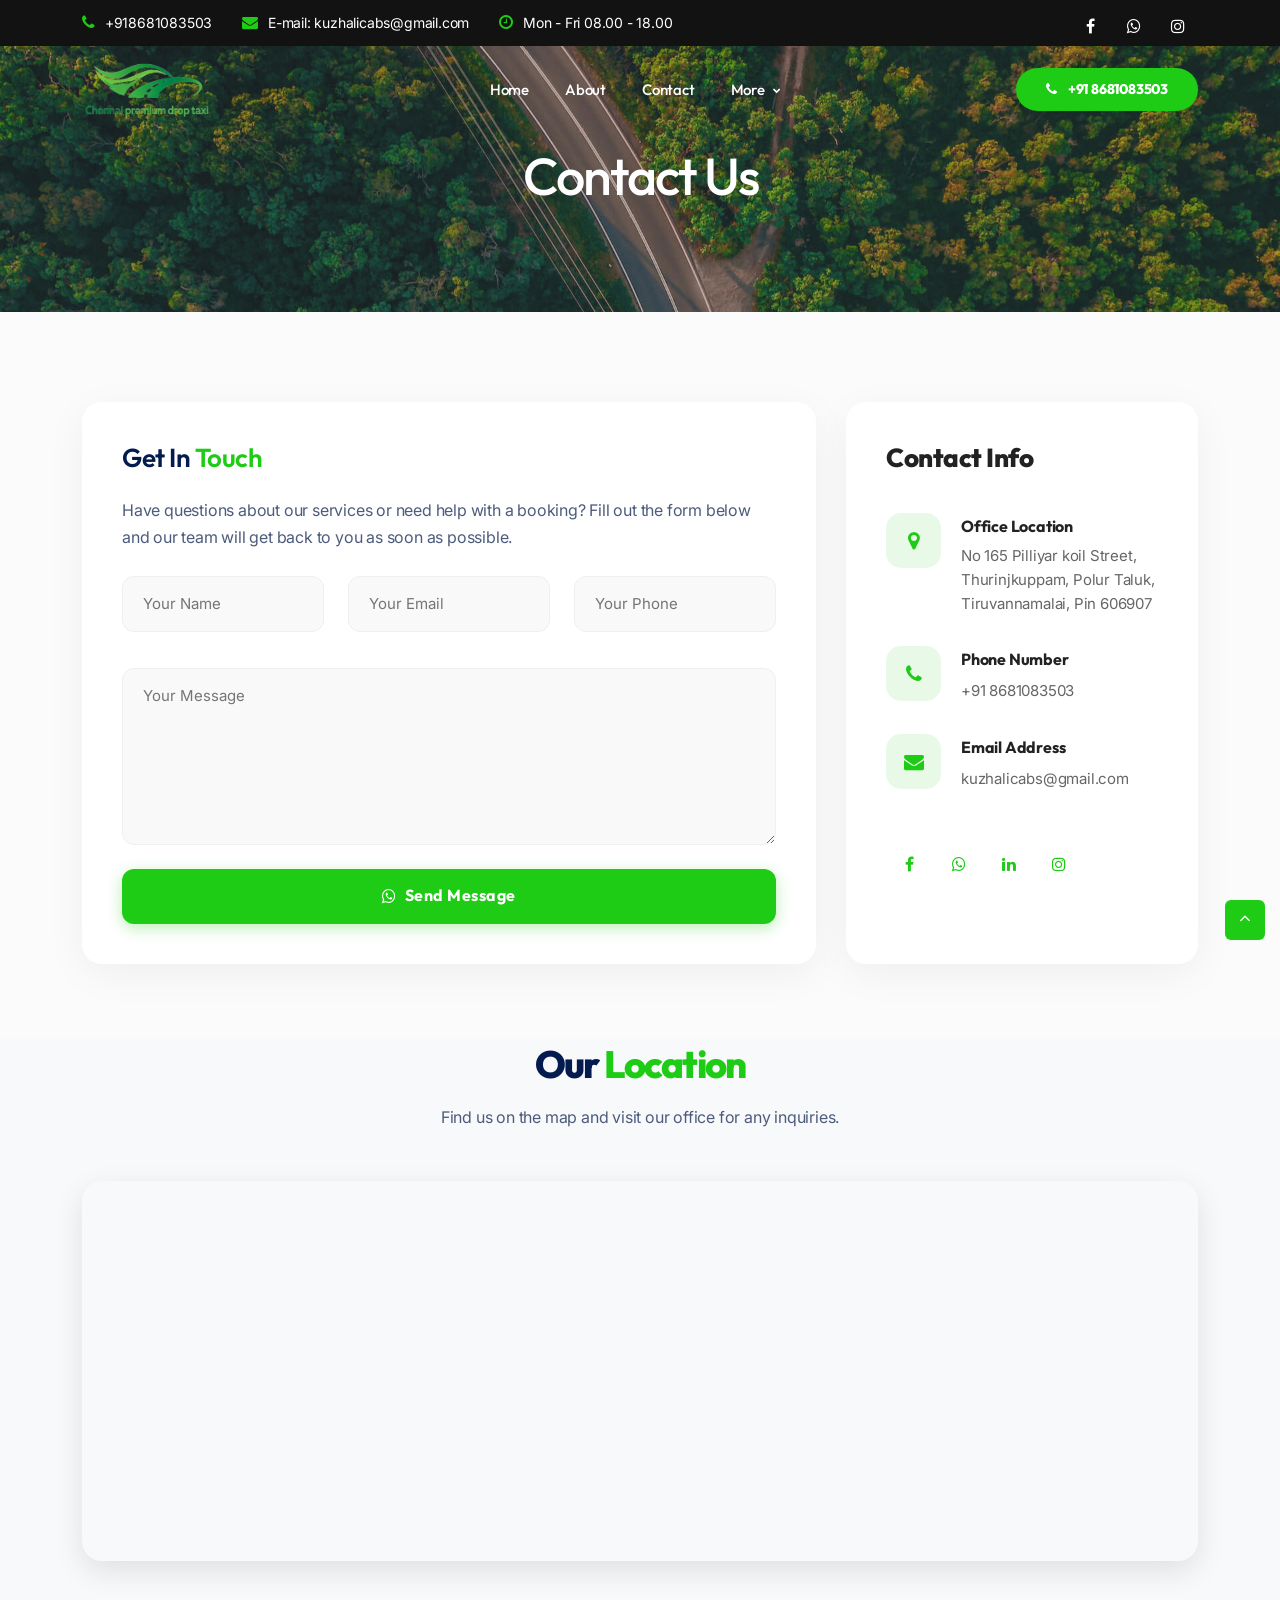
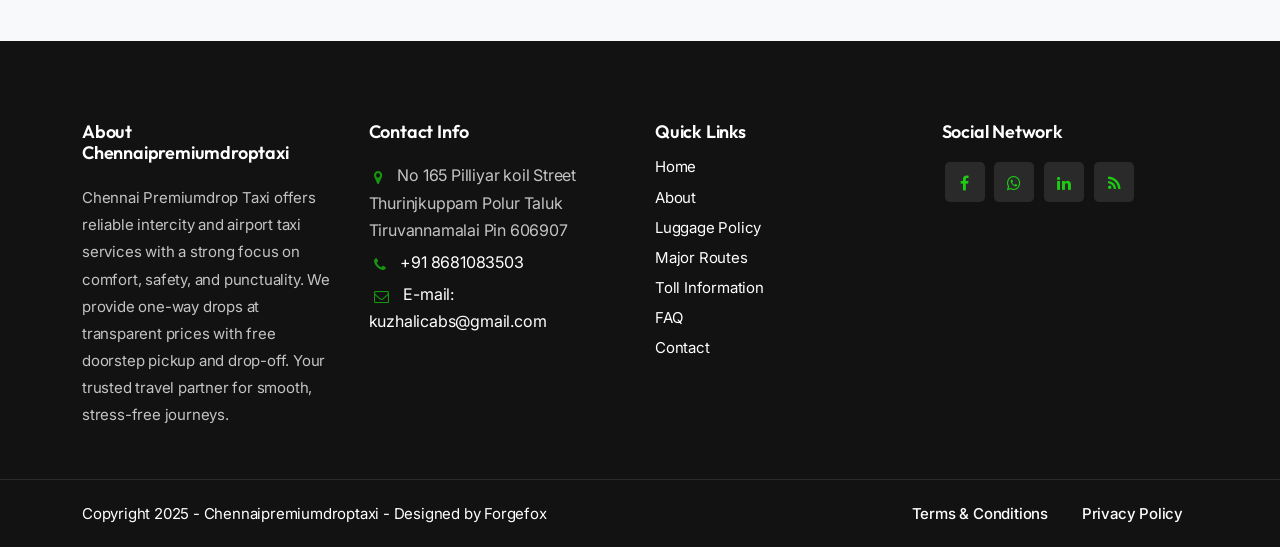
<file: contact.html>
<!DOCTYPE html>
<html lang="zxx">

<head>
    <title>Contact Us | Chennai Premium Drop Taxi | Book Outstation Cabs</title>
    <link rel="icon" href="images/logo.png" type="image/gif" sizes="16x16">
    <meta content="text/html;charset=utf-8" http-equiv="Content-Type">
    <meta content="width=device-width, initial-scale=1.0" name="viewport">
    <meta
        content="Contact Chennai Premium Drop Taxi for quick outstation cab bookings. Call +91 8681083503 for one-way drops, round trips, and airport transfers in Chennai."
        name="description">
    <meta
        content="contact chennai drop taxi, taxi booking number chennai, outstation cab booking, chennai premium drop taxi contact, hire outstation cabs chennai"
        name="keywords">
    <meta content="Chennai Premium Drop Taxi" name="author">
    <link rel="canonical" href="https://chennaipremiumdroptaxi.com/contact" />

    <!-- Open Graph / Facebook -->
    <meta property="og:type" content="website">
    <meta property="og:url" content="https://chennaipremiumdroptaxi.com/contact">
    <meta property="og:title" content="Contact Us | Chennai Premium Drop Taxi">
    <meta property="og:description"
        content="Reach out to us for the best outstation taxi service in Chennai. 24/7 customer support for bookings and inquiries.">
    <meta property="og:image" content="https://chennaipremiumdroptaxi.com/images/logo.png">

    <!-- Twitter -->
    <meta property="twitter:card" content="summary_large_image">
    <meta property="twitter:url" content="https://chennaipremiumdroptaxi.com/contact">
    <meta property="twitter:title" content="Contact Us | Chennai Premium Drop Taxi">
    <meta property="twitter:description"
        content="Reach out to us for the best outstation taxi service in Chennai. 24/7 customer support for bookings and inquiries.">
    <meta property="twitter:image" content="https://chennaipremiumdroptaxi.com/images/logo.png">

    <!-- Structured Data (JSON-LD) -->
    <script type="application/ld+json">
    {
      "@context": "https://schema.org",
      "@type": "ContactPage",
      "mainEntity": {
        "@type": "TaxiService",
        "name": "Chennai Premium Drop Taxi",
        "telephone": "+918681083503",
        "email": "kuzhalicabs@gmail.com",
        "contactPoint": {
          "@type": "ContactPoint",
          "telephone": "+91-8681083503",
          "contactType": "customer service",
          "areaServed": "IN",
          "availableLanguage": ["English", "Tamil"]
        }
      }
    }
    </script>
    <!-- CSS Files
    ================================================== -->
    <link href="css/bootstrap.min.css" rel="stylesheet" type="text/css" id="bootstrap">
    <link href="css/mdb.min.css" rel="stylesheet" type="text/css" id="mdb">
    <link href="css/plugins.css" rel="stylesheet" type="text/css">
    <link href="css/style.css" rel="stylesheet" type="text/css">
    <link href="css/coloring.css" rel="stylesheet" type="text/css">
    <!-- color scheme -->
    <link id="colors" href="css/colors/scheme-01.css" rel="stylesheet" type="text/css">
    <link href="css/my-css.css" rel="stylesheet" type="text/css">
    <style>
        .contact-info-card,
        .form-container {
            background: #ffffff;
            border-radius: 20px;
            padding: 40px;
            box-shadow: 0 10px 40px rgba(0, 0, 0, 0.05);
            height: 100%;
            display: flex;
            flex-direction: column;
            transition: all 0.3s ease;
        }

        .contact-info-card:hover {
            transform: translateY(-5px);
            box-shadow: 0 15px 50px rgba(0, 0, 0, 0.1);
        }

        .contact-icon-box {
            width: 55px;
            height: 55px;
            background: rgba(30, 203, 21, 0.1);
            color: #1ecb15;
            border-radius: 15px;
            display: flex;
            align-items: center;
            justify-content: center;
            font-size: 20px;
            flex-shrink: 0;
        }

        .form-border input[type="text"],
        .form-border input[type="email"],
        .form-border input[type="tel"],
        .form-border textarea {
            background: #f9f9f9;
            border: 1px solid #edeff2 !important;
            border-radius: 12px;
            padding: 15px 20px !important;
            font-size: 15px;
            transition: all 0.3s ease;
            margin-bottom: 0;
            color: #333;
        }

        .form-border input:focus,
        .form-border textarea:focus {
            background: #ffffff;
            border-color: #1ecb15 !important;
            box-shadow: 0 5px 15px rgba(30, 203, 21, 0.1);
            outline: none;
        }

        .contact-details h3 {
            font-size: 26px;
            font-weight: 800;
            margin-bottom: 40px;
            color: #222;
        }

        .contact-item {
            display: flex;
            margin-bottom: 30px;
            align-items: flex-start;
        }

        .contact-item-text {
            padding-left: 20px;
        }

        .contact-item-text h4 {
            font-size: 16px;
            font-weight: 700;
            margin-bottom: 5px;
            color: #222;
        }

        .contact-item-text p,
        .contact-item-text a {
            font-size: 15px;
            color: #666;
            margin: 0;
            text-decoration: none;
            line-height: 1.6;
        }

        .contact-item-text a:hover {
            color: #1ecb15;
        }

        .map-section {
            padding: 80px 0;
            background: #f8f9fa;
        }

        .map-container {
            border-radius: 20px;
            overflow: hidden;
            box-shadow: 0 10px 30px rgba(0, 0, 0, 0.1);
        }

        .section-title-wrapper {
            margin-bottom: 50px;
        }

        .section-title-wrapper h2 {
            font-size: 38px;
            font-weight: 800;
            margin-bottom: 15px;
        }

        .btn-main.w-100 {
            height: 55px;
            font-size: 16px;
            font-weight: 700;
            border-radius: 12px;
            letter-spacing: 0.5px;
            display: flex;
            align-items: center;
            justify-content: center;
            border: none;
            background: #1ecb15;
            color: #fff;
            box-shadow: 0 4px 15px rgba(30, 203, 21, 0.3);
            transition: all 0.3s ease;
        }

        .btn-main.w-100:hover {
            background: #19ac12;
            box-shadow: 0 8px 20px rgba(30, 203, 21, 0.4);
            transform: translateY(-2px);
            color: #fff;
        }

        #contact_form .field-set {
            margin-bottom: 20px;
        }

        @media (max-width: 991px) {
            .contact-info-card {
                margin-top: 30px;
            }
        }
    </style>
</head>

<body>
    <div id="wrapper">

        <!-- page preloader begin -->
        <div id="de-preloader"></div>
        <!-- page preloader close -->

        <!-- header begin -->
        <header class="transparent scroll-light has-topbar">
            <div id="topbar" class="topbar-dark text-light">
                <div class="container">
                    <div class="topbar-left xs-hide">
                        <div class="topbar-widget">
                            <div class="topbar-widget"><a href="tel:8681083503"><i
                                        class="fa fa-phone"></i>+918681083503</a>
                            </div>
                            <div class="topbar-widget"><a href="mailto:kuzhalicabs@gmail.com"><i
                                        class="fa fa-envelope"></i>E-mail:
                                    kuzhalicabs@gmail.com</a></div>
                            <div class="topbar-widget"><a href="#"><i class="fa fa-clock-o"></i>Mon - Fri 08.00 -
                                    18.00</a></div>
                        </div>
                    </div>

                    <div class="topbar-right">
                        <div class="social-icons">
                            <a href="#"><i class="fa fa-facebook fa-lg"></i></a>
                            <a href="https://wa.me/918681083503"><i class="fa fa-whatsapp fa-lg"></i></a>


                            <a href="#"><i class="fa fa-instagram fa-lg"></i></a>
                        </div>
                    </div>
                    <div class="clearfix"></div>
                </div>
            </div>
            <div class="container">
                <div class="row">
                    <div class="col-md-12">
                        <div class="de-flex sm-pt10">
                            <div class="de-flex-col">
                                <div class="de-flex-col">
                                    <!-- logo begin -->
                                    <div id="logo">
                                        <a href="https://chennaipremiumdroptaxi.com/">
                                            <img src="images/logo.png" alt="Chennai Premium Drop Taxi Logo"
                                                style="width: 130px;">
                                        </a>
                                    </div>
                                    <!-- logo close -->
                                </div>
                            </div>
                            <div class="de-flex-col header-col-mid">
                                <ul id="mainmenu">
                                    <li><a class="menu-item" href="https://chennaipremiumdroptaxi.com/">Home</a></li>
                                    <li><a class="menu-item" href="about">About</a></li>
                                    <li><a class="menu-item" href="contact">Contact</a></li>
                                    <li><a class="menu-item" href="#">More</a>
                                        <ul>
                                            <li><a class="menu-item" href="luggage">Luggage Policy</a></li>
                                            <li><a class="menu-item" href="major_routes">Major Routes</a></li>
                                            <li><a class="menu-item" href="toll_info">Toll Information</a></li>
                                            <li><a class="menu-item" href="faq">FAQ</a></li>
                                            <li><a class="menu-item" href="cancellation">Cancellation Policy</a>
                                            </li>
                                            <li><a class="menu-item" href="refund">Refund Policy</a></li>
                                        </ul>
                                    </li>

                                </ul>
                            </div>
                            <div class="de-flex-col">
                                <div class="menu_side_area">
                                    <a href="tel:8681083503" class="btn-main"><i class="fa fa-phone me-2"></i>
                                        +91 8681083503</a>
                                    <span id="menu-btn"></span>
                                </div>
                            </div>
                        </div>
                    </div>
                </div>
            </div>
        </header>
        <!-- header close -->
        <!-- content begin -->
        <div class="no-bottom no-top" id="content">
            <div id="top"></div>

            <!-- section begin -->
            <section id="subheader" class="jarallax text-light">
                <img src="images/background/subheader.jpg" class="jarallax-img"
                    alt="Contact Chennai Premium Drop Taxi Support">
                <div class="center-y relative text-center">
                    <div class="container">
                        <div class="row">
                            <div class="col-md-12 text-center">
                                <h1>Contact Us</h1>
                            </div>
                            <div class="clearfix"></div>
                        </div>
                    </div>
                </div>
            </section>
            <!-- section close -->


            <section aria-label="section" class="bg-light">
                <div class="container">
                    <div class="row g-custom-x align-items-stretch">

                        <div class="col-lg-8">
                            <div class="form-container wow fadeInUp">
                                <h3 class="mb-4">Get In <span class="id-color">Touch</span></h3>
                                <p class="mb-4">Have questions about our services or need help with a booking? Fill out
                                    the form below and our team will get back to you as soon as possible.</p>

                                <form name="contactForm" id="contact_form" class="form-border" method="post"
                                    action="contact.php">
                                    <div class="row">
                                        <div class="col-md-4 mb-3">
                                            <div class="field-set">
                                                <input type="text" name="name" id="name" class="form-control"
                                                    placeholder="Your Name" required>
                                            </div>
                                        </div>
                                        <div class="col-md-4 mb-3">
                                            <div class="field-set">
                                                <input type="email" name="email" id="email" class="form-control"
                                                    placeholder="Your Email" required>
                                            </div>
                                        </div>
                                        <div class="col-md-4 mb-3">
                                            <div class="field-set">
                                                <input type="tel" name="phone" id="phone" class="form-control"
                                                    placeholder="Your Phone" required>
                                            </div>
                                        </div>
                                    </div>

                                    <div class="field-set mb-4">
                                        <textarea name="message" id="message" class="form-control"
                                            placeholder="Your Message" rows="5" required></textarea>
                                    </div>

                                    <div id='submit'>
                                        <button type='submit' id='send_message' class="btn-main w-100">
                                            <i class="fa fa-whatsapp me-2"></i>Send Message
                                        </button>
                                    </div>

                                </form>
                                <div id="success_message" class='alert alert-success mt-4' style="display:none">
                                    <i class="fa fa-check-circle me-2"></i>Your message has been sent successfully.
                                    We'll get back to you shortly.
                                </div>
                                <div id="error_message" class='alert alert-danger mt-4' style="display:none">
                                    <i class="fa fa-exclamation-circle me-2"></i>Sorry, there was an error sending your
                                    message. Please try again or call us directly.
                                </div>
                            </div>
                        </div>

                        <div class="col-lg-4">
                            <div class="contact-info-card wow fadeInUp" data-wow-delay=".2s">
                                <div class="contact-details">
                                    <h3>Contact Info</h3>

                                    <div class="contact-item">
                                        <div class="contact-icon-box">
                                            <i class="fa fa-map-marker"></i>
                                        </div>
                                        <div class="contact-item-text">
                                            <h4>Office Location</h4>
                                            <p>No 165 Pilliyar koil Street, Thurinjkuppam, Polur Taluk, Tiruvannamalai,
                                                Pin 606907</p>
                                        </div>
                                    </div>

                                    <div class="contact-item">
                                        <div class="contact-icon-box">
                                            <i class="fa fa-phone"></i>
                                        </div>
                                        <div class="contact-item-text">
                                            <h4>Phone Number</h4>
                                            <a href="tel:8681083503">+91 8681083503</a>
                                        </div>
                                    </div>

                                    <div class="contact-item">
                                        <div class="contact-icon-box">
                                            <i class="fa fa-envelope"></i>
                                        </div>
                                        <div class="contact-item-text">
                                            <h4>Email Address</h4>
                                            <a href="mailto:kuzhalicabs@gmail.com">kuzhalicabs@gmail.com</a>
                                        </div>
                                    </div>

                                    <div class="spacer-20"></div>

                                    <div class="social-icons s2">
                                        <a href="#"><i class="fa fa-facebook fa-lg"></i></a>
                                        <a href="https://wa.me/918681083503"><i class="fa fa-whatsapp fa-lg"></i></a>
                                        <a href="#"><i class="fa fa-linkedin fa-lg"></i></a>
                                        <a href="#"><i class="fa fa-instagram fa-lg"></i></a>
                                    </div>
                                </div>
                            </div>
                        </div>

                    </div>
                </div>
            </section>

            <!-- Map Section -->
            <section class="map-section no-top">
                <div class="container">
                    <div class="row">
                        <div class="col-lg-12">
                            <div class="section-title-wrapper text-center">
                                <h2>Our <span class="id-color">Location</span></h2>
                                <p>Find us on the map and visit our office for any inquiries.</p>
                            </div>
                            <div class="map-container wow fadeIn">
                                <iframe
                                    src="https://www.google.com/maps/embed?pb=!1m18!1m12!1m3!1d3878.3803715417707!2d79.12042377499994!3d12.609270172718652!2m3!1f0!2f0!3f0!3m2!1i1024!2i768!4f13.1!3m3!1m2!1s0x3bad2739bab7c6e3%3A0xba79eeacf29bbedb!2sThurinjikuppam%2C%20Tamil%20Nadu%20606907!5e1!3m2!1sen!2sin!4v1772605269708!5m2!1sen!2sin"
                                    width="100%" height="450" style="border:0;" allowfullscreen="" loading="lazy"
                                    referrerpolicy="no-referrer-when-downgrade"></iframe>
                            </div>
                        </div>
                    </div>
                </div>
            </section>

        </div>
        <!-- content close -->

        <a href="#" id="back-to-top"></a>

        <!-- footer begin -->
        <footer class="text-light">
            <div class="container">
                <div class="row g-custom-x">
                    <div class="col-lg-3">
                        <div class="widget">
                            <h5>About Chennaipremiumdroptaxi</h5>
                            <p>Chennai Premiumdrop Taxi offers reliable intercity and airport taxi services with a
                                strong focus on
                                comfort,
                                safety, and punctuality.
                                We provide one-way drops at transparent prices with free doorstep pickup and drop-off.
                                Your trusted travel partner for smooth, stress-free journeys.</p>
                        </div>
                    </div>

                    <div class="col-lg-3">
                        <div class="widget">
                            <h5>Contact Info</h5>
                            <address class="s1">
                                <span><i class="id-color fa fa-map-marker fa-lg"></i>No 165 Pilliyar koil Street
                                    Thurinjkuppam
                                    Polur Taluk
                                    Tiruvannamalai
                                    Pin 606907</span>
                                <span><i class="id-color fa fa-phone fa-lg"></i><a href="tel:+918681083503">+91
                                        8681083503</a></span>
                                <span><i class="id-color fa fa-envelope-o fa-lg"></i><a
                                        href="mailto:contact@example.com">E-mail:
                                        kuzhalicabs@gmail.com</a></span>
                                <!-- <span><i class="id-color fa fa-file-pdf-o fa-lg"></i><a href="#">Download Brochure</a></span> -->
                            </address>
                        </div>
                    </div>

                    <div class="col-lg-3">
                        <h5>Quick Links</h5>
                        <div class="row">
                            <div class="col-lg-6">
                                <div class="widget">
                                    <ul>
                                        <li><a href="https://chennaipremiumdroptaxi.com/">Home</a></li>
                                        <li><a href="about">About</a></li>
                                        <li><a href="luggage">Luggage Policy</a></li>
                                        <li><a href="major_routes">Major Routes</a></li>
                                        <li><a href="toll_info">Toll Information</a></li>
                                        <li><a href="faq">FAQ</a></li>
                                        <li><a href="contact">Contact</a></li>
                                    </ul>
                                </div>
                            </div>
                        </div>
                    </div>

                    <div class="col-lg-3">
                        <div class="widget">
                            <h5>Social Network</h5>
                            <div class="social-icons">
                                <a href="#"><i class="fa fa-facebook fa-lg"></i></a>
                                <a href="https://wa.me/918681083503"><i class="fa fa-whatsapp fa-lg"></i></a>
                                <a href="#"><i class="fa fa-linkedin fa-lg"></i></a>

                                <a href="#"><i class="fa fa-rss fa-lg"></i></a>
                            </div>
                        </div>
                    </div>
                </div>
            </div>

            <div class="subfooter">
                <div class="container">
                    <div class="row">
                        <div class="col-md-12">
                            <div class="de-flex">
                                <div class="de-flex-col">
                                    <a href="https://chennaipremiumdroptaxi.com/">
                                        Copyright 2025 - Chennaipremiumdroptaxi - Designed by Forgefox
                                    </a>
                                </div>
                                <ul class="menu-simple">
                                    <li><a href="terms">Terms &amp; Conditions</a></li>
                                    <li><a href="privacy">Privacy Policy</a></li>
                                </ul>
                            </div>
                        </div>
                    </div>
                </div>
            </div>

        </footer>
        <!-- footer close -->

    </div>


    <!-- Javascript Files
    ================================================== -->
    <script src="js/plugins.js"></script>
    <script src="js/designesia.js"></script>
    <script src="js/validation-contact.js"></script>
</body>

</html>
</file>
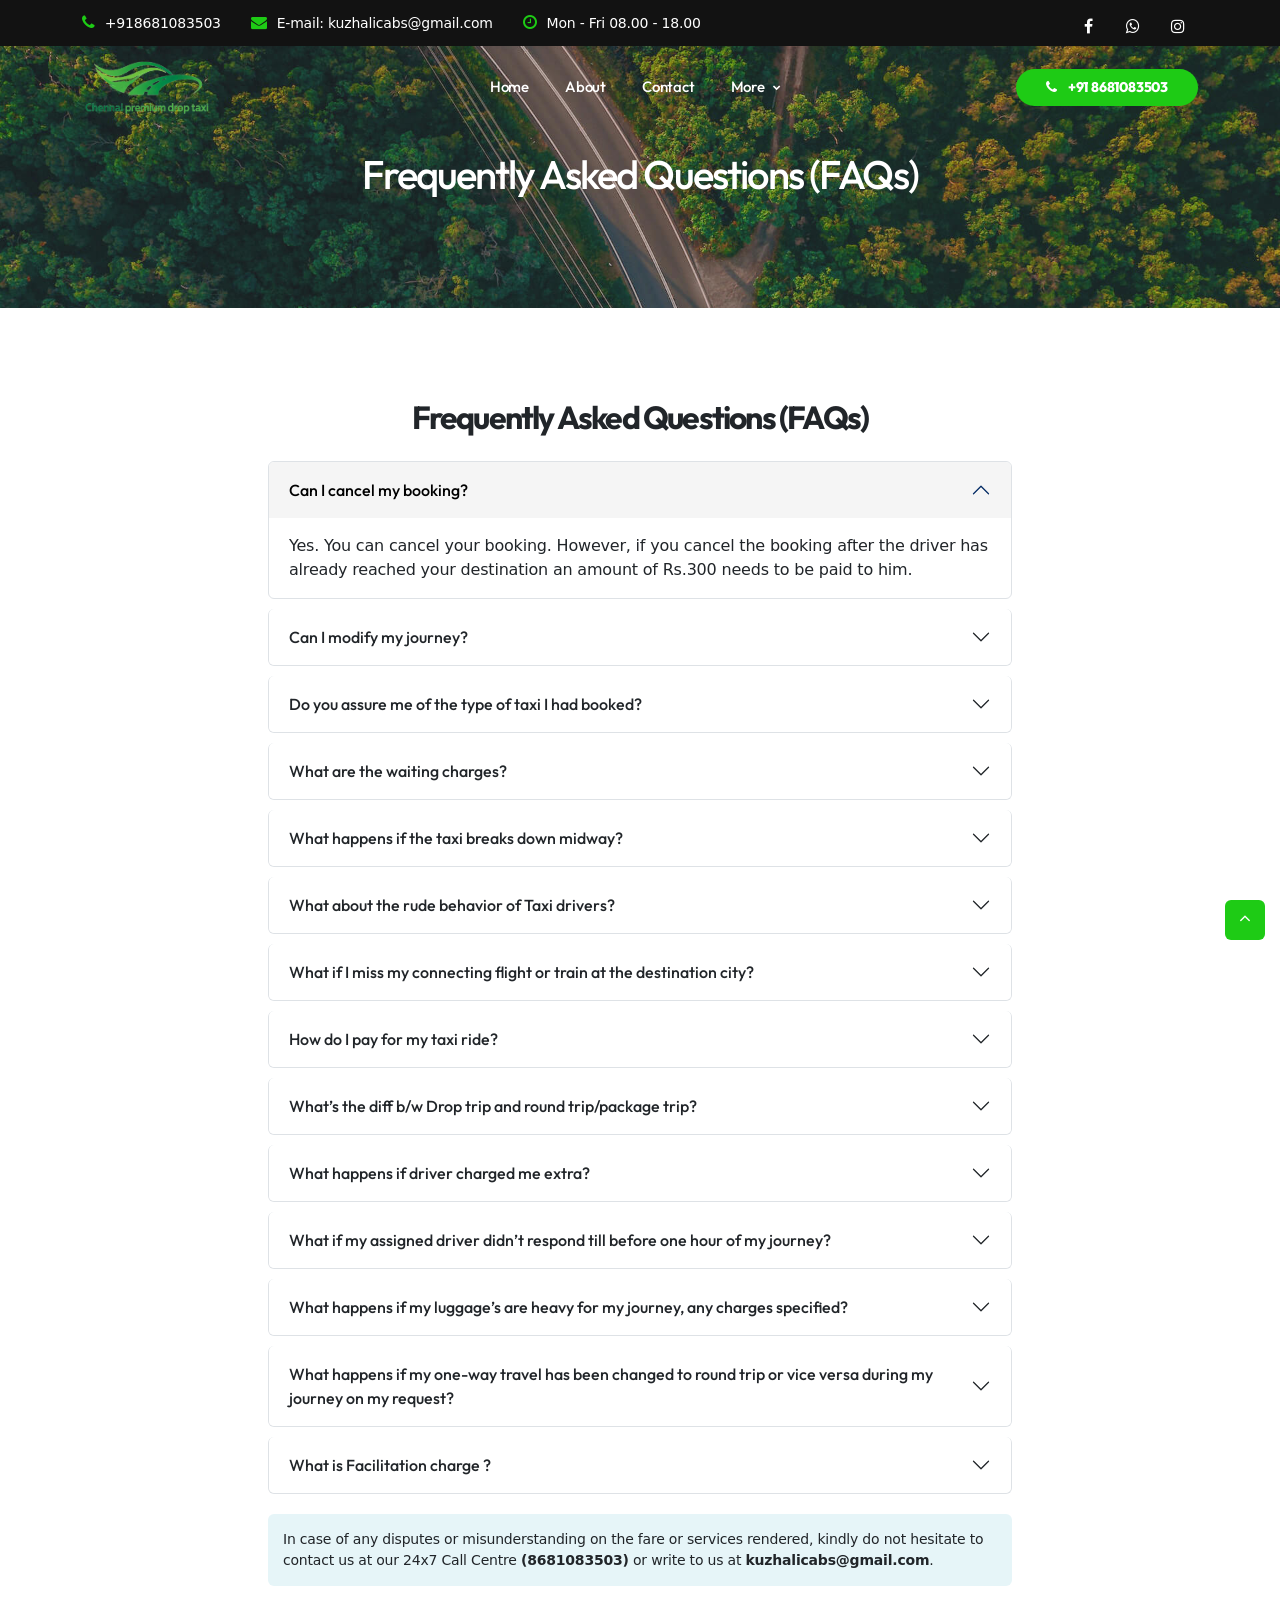
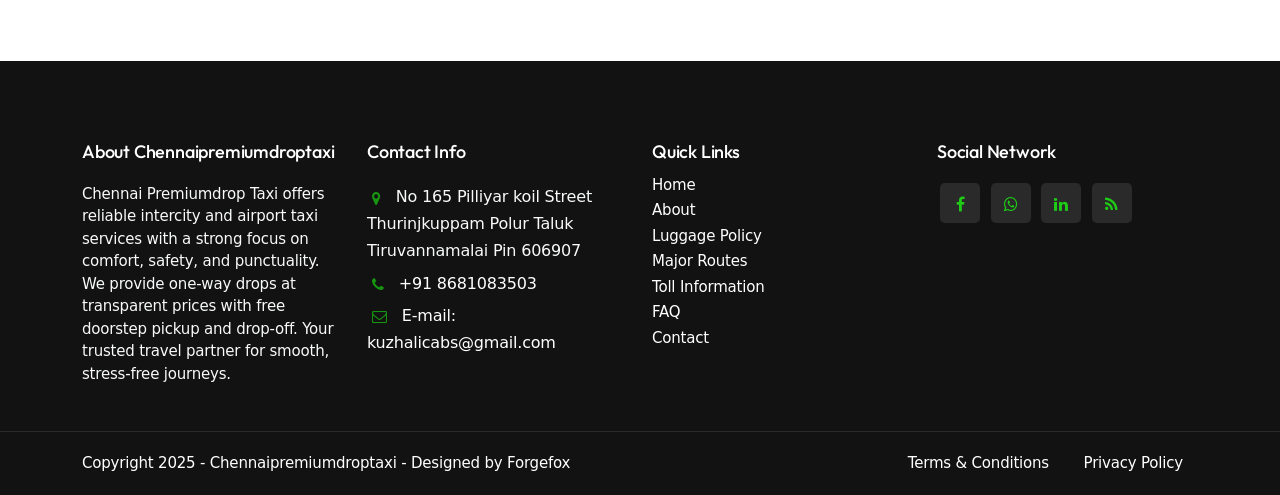
<file: faq.html>
<!DOCTYPE html>
<html lang="zxx">

<head>
    <title>FAQ | Frequently Asked Questions - Chennai Premium Drop Taxi</title>
    <link rel="icon" href="images/logo.png" type="image/gif" sizes="16x16">
    <meta content="text/html;charset=utf-8" http-equiv="Content-Type">
    <meta content="width=device-width, initial-scale=1.0" name="viewport">
    <meta
        content="Find answers to common questions about booking, cancellations, fares, and vehicle types with Chennai Premium Drop Taxi. Everything you need to know for your next trip."
        name="description">
    <meta content="taxi booking faq, chennai drop taxi questions, outstation cab booking help, cab service queries"
        name="keywords">
    <meta content="Chennai Premium Drop Taxi" name="author">
    <!-- CSS Files
    ================================================== -->
    <link href="css/bootstrap.min.css" rel="stylesheet" type="text/css" id="bootstrap">
    <link href="css/mdb.min.css" rel="stylesheet" type="text/css" id="mdb">
    <link href="css/plugins.css" rel="stylesheet" type="text/css">
    <link href="css/style.css" rel="stylesheet" type="text/css">
    <link href="css/coloring.css" rel="stylesheet" type="text/css">
    <!-- color scheme -->
    <link id="colors" href="css/colors/scheme-01.css" rel="stylesheet" type="text/css">
    <!-- <link rel="stylesheet" href="https://cdnjs.cloudflare.com/ajax/libs/font-awesome/7.0.1/css/all.min.css" integrity="sha512-2SwdPD6INVrV/lHTZbO2nodKhrnDdJK9/kg2XD1r9uGqPo1cUbujc+IYdlYdEErWNu69gVcYgdxlmVmzTWnetw==" crossorigin="anonymous" referrerpolicy="no-referrer" /> -->
    <link href="https://cdn.jsdelivr.net/npm/bootstrap@5.3.2/dist/css/bootstrap.min.css" rel="stylesheet" />
    <style>
        @import url('https://fonts.googleapis.com/css2?family=Roboto:wght@400;500;700&display=swap');

        body {
            background: #ffffff;
        }

        .faq-title {
            font-weight: 700;
            margin-bottom: 25px;
        }

        .accordion-button {
            font-weight: 500;
        }

        .accordion-button:not(.collapsed) {
            background-color: #f5f5f5;
            color: #000;
            box-shadow: none;
        }

        .accordion-item {
            border-radius: 6px;
            overflow: hidden;
            margin-bottom: 10px;
        }

        .faq-note {
            background: #e6f5f8;
            padding: 15px;
            font-size: 14px;
            border-radius: 6px;
            margin-top: 20px;
        }

        .faq-section {
            padding-left: 20%;
            padding-right: 20%;
        }

        @media screen and (max-width: 768px) {
            .faq-section {
                padding-left: 5%;
                padding-right: 5%;
            }
        }
    </style>
</head>

<body>
    <div id="wrapper">

        <!-- page preloader begin -->
        <div id="de-preloader"></div>
        <!-- page preloader close -->

        <!-- header begin -->
        <header class="transparent scroll-light has-topbar">
            <div id="topbar" class="topbar-dark text-light">
                <div class="container">
                    <div class="topbar-left xs-hide">
                        <div class="topbar-widget">
                            <div class="topbar-widget"><a href="tel:8681083503"><i
                                        class="fa fa-phone"></i>+918681083503</a>
                            </div>
                            <div class="topbar-widget"><a href="mailto:kuzhalicabs@gmail.com"><i
                                        class="fa fa-envelope"></i>E-mail:
                                    kuzhalicabs@gmail.com</a></div>
                            <div class="topbar-widget"><a href="#"><i class="fa fa-clock-o"></i>Mon - Fri 08.00 -
                                    18.00</a></div>
                        </div>
                    </div>

                    <div class="topbar-right">
                        <div class="social-icons">
                            <a href="#"><i class="fa fa-facebook fa-lg"></i></a>
                            <a href="https://wa.me/918681083503"><i class="fa fa-whatsapp fa-lg"></i></a>


                            <a href="#"><i class="fa fa-instagram fa-lg"></i></a>
                        </div>
                    </div>
                    <div class="clearfix"></div>
                </div>
            </div>
            <div class="container">
                <div class="row">
                    <div class="col-md-12">
                        <div class="de-flex sm-pt10">
                            <div class="de-flex-col">
                                <div class="de-flex-col">
                                    <!-- logo begin -->
                                    <div id="logo">
                                        <a href="https://chennaipremiumdroptaxi.com/">
                                            <img src="images/logo.png" alt="" style="width: 130px;">
                                        </a>
                                    </div>
                                    <!-- logo close -->
                                </div>
                            </div>
                            <div class="de-flex-col header-col-mid">
                                <ul id="mainmenu">
                                    <li><a class="menu-item" href="https://chennaipremiumdroptaxi.com/">Home</a></li>
                                    <li><a class="menu-item" href="about">About</a></li>
                                    <li><a class="menu-item" href="contact">Contact</a></li>
                                    <li><a class="menu-item" href="#">More</a>
                                        <ul>
                                            <li><a class="menu-item" href="luggage">Luggage Policy</a></li>
                                            <li><a class="menu-item" href="major_routes">Major Routes</a></li>
                                            <li><a class="menu-item" href="toll_info">Toll Information</a></li>
                                            <li><a class="menu-item" href="faq">FAQ</a></li>
                                        </ul>
                                    </li>

                                </ul>
                            </div>
                            <div class="de-flex-col">
                                <div class="menu_side_area">
                                    <a href="tel:8681083503" class="btn-main"><i class="fa fa-phone me-2"></i>
                                        +91 8681083503</a>
                                    <span id="menu-btn"></span>
                                </div>
                            </div>
                        </div>
                    </div>
                </div>
            </div>
        </header>
        <!-- header close -->
        <!-- content begin -->
        <div class="no-bottom no-top zebra" id="content">
            <div id="top"></div>

            <!-- section begin -->
            <section id="subheader" class="jarallax text-light">
                <img src="images/background/subheader.jpg" class="jarallax-img" alt="">
                <div class="center-y relative text-center">
                    <div class="container">
                        <div class="row">
                            <div class="col-md-12 text-center">
                                <h1>Frequently Asked Questions (FAQs)</h1>
                            </div>
                            <div class="clearfix"></div>
                        </div>
                    </div>
                </div>
            </section>
            <!-- section close -->


            <section class="faq-section">
                <div class="container">
                    <h2 class="text-center faq-title">
                        Frequently Asked Questions (FAQs)
                    </h2>

                    <div class="accordion" id="faqAccordion">

                        <!-- FAQ 1 -->
                        <div class="accordion-item">
                            <h2 class="accordion-header">
                                <button class="accordion-button" data-bs-toggle="collapse" data-bs-target="#faq1">
                                    Can I cancel my booking?
                                    <i class="fa-solid fa-circle-chevron-down"></i>
                                </button>

                            </h2>
                            <div id="faq1" class="accordion-collapse collapse show" data-bs-parent="#faqAccordion">
                                <div class="accordion-body">
                                    Yes. You can cancel your booking. However, if you cancel the booking
                                    after the driver has already reached your destination an amount of
                                    Rs.300 needs to be paid to him.
                                </div>
                            </div>
                        </div>

                        <!-- FAQ 2 -->
                        <div class="accordion-item">
                            <h2 class="accordion-header">
                                <button class="accordion-button collapsed" data-bs-toggle="collapse"
                                    data-bs-target="#faq2">
                                    Can I modify my journey?
                                </button>
                            </h2>
                            <div id="faq2" class="accordion-collapse collapse" data-bs-parent="#faqAccordion">
                                <div class="accordion-body">
                                    Yes. Before 8 hours of the journey. You can modify the date, time, destination, and
                                    type of vehicle. However, within 8 hours of the journey, modification cannot be done
                                </div>
                            </div>
                        </div>

                        <!-- FAQ 3 -->
                        <div class="accordion-item">
                            <h2 class="accordion-header">
                                <button class="accordion-button collapsed" data-bs-toggle="collapse"
                                    data-bs-target="#faq3">
                                    Do you assure me of the type of taxi I had booked?
                                </button>
                            </h2>
                            <div id="faq3" class="accordion-collapse collapse" data-bs-parent="#faqAccordion">
                                <div class="accordion-body">
                                    Yes. However in some rare cases, we are not able to provide you the exact type of
                                    vehicle, we shall offer you a similar type of alternate vehicle. For example, if you
                                    have booked an Innova. If it is not available we may offer you Xylo.
                                </div>
                            </div>
                        </div>

                        <!-- FAQ 4 -->
                        <div class="accordion-item">
                            <h2 class="accordion-header">
                                <button class="accordion-button collapsed" data-bs-toggle="collapse"
                                    data-bs-target="#faq4">
                                    What are the waiting charges?
                                </button>
                            </h2>
                            <div id="faq4" class="accordion-collapse collapse" data-bs-parent="#faqAccordion">
                                <div class="accordion-body">
                                    For Round Trip, there are no waiting charges. For drop trips waiting charges will be
                                    Rs.100 for one hour. We all know and agree, Long distance travel generally needs a
                                    refreshment break and a couple of small breaks, especially when we travel with kids.
                                    These breaks are acceptable. Waiting charges apply only when the break is beyond
                                    such acceptable limits. Remember, time is money for the Taxi operator too. Here are
                                    the detailed charges and rates
                                </div>
                            </div>
                        </div>

                        <!-- FAQ 5 -->
                        <div class="accordion-item">
                            <h2 class="accordion-header">
                                <button class="accordion-button collapsed" data-bs-toggle="collapse"
                                    data-bs-target="#faq5">
                                    What happens if the taxi breaks down midway?
                                </button>
                            </h2>
                            <div id="faq5" class="accordion-collapse collapse" data-bs-parent="#faqAccordion">
                                <div class="accordion-body">
                                    As a policy, we contract only Taxis which are in very good running condition. Minor
                                    repairs like tyre deflation etc can be rectified in minutes. In case of a major
                                    breakdown, we shall arrange an alternate taxi. We endeavor to ensure you reach your
                                    destination with minimal loss of time and comfort.
                                </div>
                            </div>
                        </div>

                        <!-- FAQ 6 -->
                        <div class="accordion-item">
                            <h2 class="accordion-header">
                                <button class="accordion-button collapsed" data-bs-toggle="collapse"
                                    data-bs-target="#faq6">
                                    What about the rude behavior of Taxi drivers?
                                </button>
                            </h2>
                            <div id="faq6" class="accordion-collapse collapse" data-bs-parent="#faqAccordion">
                                <div class="accordion-body">
                                    We contract well-behaved drivers only. We instruct and train them on the importance
                                    of polite and respectful behavior towards customers. In case you find some of them
                                    are rude and impolite please do not hesitate to call us at 8681083503. We shall
                                    initiate suitable action and keep you informed.
                                </div>
                            </div>
                        </div>

                        <!-- FAQ 7 -->
                        <div class="accordion-item">
                            <h2 class="accordion-header">
                                <button class="accordion-button collapsed" data-bs-toggle="collapse"
                                    data-bs-target="#faq7">
                                    What if I miss my connecting flight or train at the destination city?
                                </button>
                            </h2>
                            <div id="faq7" class="accordion-collapse collapse" data-bs-parent="#faqAccordion">
                                <div class="accordion-body">
                                    With ever-growing traffic in all cities, it is prudent on the part of the customer
                                    to plan such trips well in advance. You will agree these factors are beyond our
                                    control. Droptaxi is not liable for any compensation whatsoever in such instances.
                                </div>
                            </div>
                        </div>
                        <!-- FAQ 8 -->
                        <div class="accordion-item">
                            <h2 class="accordion-header">
                                <button class="accordion-button collapsed" data-bs-toggle="collapse"
                                    data-bs-target="#faq8">
                                    How do I pay for my taxi ride?
                                </button>
                            </h2>
                            <div id="faq8" class="accordion-collapse collapse" data-bs-parent="#faqAccordion">
                                <div class="accordion-body">
                                    As an aggregator we are not supposed to collect full amount from customer so payment
                                    need to be paid to driver via cash or online transcation based on drivers
                                    availablity.
                                </div>
                            </div>
                        </div>

                        <!-- FAQ 9 -->
                        <div class="accordion-item">
                            <h2 class="accordion-header">
                                <button class="accordion-button collapsed" data-bs-toggle="collapse"
                                    data-bs-target="#faq9">
                                    What’s the diff b/w Drop trip and round trip/package trip?
                                </button>
                            </h2>
                            <div id="faq9" class="accordion-collapse collapse" data-bs-parent="#faqAccordion">
                                <div class="accordion-body">
                                    Drop trip – Picks from one location and drop at another location. Round trip /
                                    Package trip – Pick up and drop point should be same if incase differs balance Km
                                    and other charges to be barred by customer.
                                </div>
                            </div>
                        </div>

                        <!-- FAQ 10 -->
                        <div class="accordion-item">
                            <h2 class="accordion-header">
                                <button class="accordion-button collapsed" data-bs-toggle="collapse"
                                    data-bs-target="#faq10">
                                    What happens if driver charged me extra?
                                </button>
                            </h2>
                            <div id="faq10" class="accordion-collapse collapse" data-bs-parent="#faqAccordion">
                                <div class="accordion-body">
                                    As a policy we contract good and educated drivers only for travel unless otherwise
                                    in rare cases if such things happened please write to us at kuzhalicabs@gmail.com
                                    claiming your refund for amount charged extra and after evaluating both customer and
                                    driver side if we find fault is on driver we will initiate refund process on behalf
                                    of driver and try to give back your money at the earliest. This can be done only if
                                    customer initiates the problem with support team and before 48 hrs of your journey
                                    completion.
                                </div>
                            </div>
                        </div>

                        <!-- FAQ 11 -->
                        <div class="accordion-item">
                            <h2 class="accordion-header">
                                <button class="accordion-button collapsed" data-bs-toggle="collapse"
                                    data-bs-target="#faq11">
                                    What if my assigned driver didn’t respond till before one hour of my journey?
                                </button>
                            </h2>
                            <div id="faq11" class="accordion-collapse collapse" data-bs-parent="#faqAccordion">
                                <div class="accordion-body">
                                    As a rule to our drivers we have instructed them to call customers for confirmation
                                    and to get pickup location. If our drivers didn’t respond please let us know, so
                                    that our support team will organize a new driver as soon as possible for your
                                    journey.
                                </div>
                            </div>
                        </div>

                        <!-- FAQ 12 -->
                        <div class="accordion-item">
                            <h2 class="accordion-header">
                                <button class="accordion-button collapsed" data-bs-toggle="collapse"
                                    data-bs-target="#faq12">
                                    What happens if my luggage’s are heavy for my journey, any charges specified?
                                </button>
                            </h2>
                            <div id="faq12" class="accordion-collapse collapse" data-bs-parent="#faqAccordion">
                                <div class="accordion-body">
                                    Yes. We are providing passenger vehicle only for travel and this is not a luggage
                                    carrier vehicle and we have limitation for luggage’s in Kilogram basis. For charges
                                    and capacity to carry you can check in this page Luggage Policy . We know this is a
                                    outstation trip and there will be some luggage’s but that is limited for passenger
                                    vehicle travel.
                                </div>
                            </div>
                        </div>

                        <!-- FAQ 13 -->
                        <div class="accordion-item">
                            <h2 class="accordion-header">
                                <button class="accordion-button collapsed" data-bs-toggle="collapse"
                                    data-bs-target="#faq13">
                                    What happens if my one-way travel has been changed to round trip or vice versa
                                    during my journey on my request?
                                </button>
                            </h2>
                            <div id="faq13" class="accordion-collapse collapse" data-bs-parent="#faqAccordion">
                                <div class="accordion-body">
                                    Yes. You can convert a drop trip to round trip only based on Driver’s availability.
                                    But for round trip it cannot be changed to drop trip as these drivers only take
                                    round trips and still you prefer to change to drop trip you are supposed to pay for
                                    return empty kms for the origin place.
                                </div>
                            </div>
                        </div>

                        <!-- FAQ 14 -->
                        <div class="accordion-item">
                            <h2 class="accordion-header">
                                <button class="accordion-button collapsed" data-bs-toggle="collapse"
                                    data-bs-target="#faq14">
                                    What is Facilitation charge ?
                                </button>
                            </h2>
                            <div id="faq14" class="accordion-collapse collapse" data-bs-parent="#faqAccordion">
                                <div class="accordion-body">
                                    Facilitation charges are part of the company's charges and are already included in
                                    the RPKM (Rate Per Kilometer). For accounting purposes, we have separated it as a
                                    specific category, but it is not an extra charge.
                                </div>
                            </div>
                        </div>


                    </div>
                    <div class="faq-note">
                        In case of any disputes or misunderstanding on the fare or services rendered,
                        kindly do not hesitate to contact us at our 24x7 Call Centre
                        <strong>(8681083503)</strong> or write to us at
                        <strong>kuzhalicabs@gmail.com</strong>.
                    </div>
            </section>

        </div>
        <!-- content close -->

        <a href="#" id="back-to-top"></a>

        <!-- footer begin -->
        <footer class="text-light">
            <div class="container">
                <div class="row g-custom-x">
                    <div class="col-lg-3">
                        <div class="widget">
                            <h5>About Chennaipremiumdroptaxi</h5>
                            <p>Chennai Premiumdrop Taxi offers reliable intercity and airport taxi services with a
                                strong focus on
                                comfort,
                                safety, and punctuality.
                                We provide one-way drops at transparent prices with free doorstep pickup and drop-off.
                                Your trusted travel partner for smooth, stress-free journeys.</p>
                        </div>
                    </div>

                    <div class="col-lg-3">
                        <div class="widget">
                            <h5>Contact Info</h5>
                            <address class="s1">
                                <span><i class="id-color fa fa-map-marker fa-lg"></i>No 165 Pilliyar koil Street
                                    Thurinjkuppam
                                    Polur Taluk
                                    Tiruvannamalai
                                    Pin 606907</span>
                                <span><i class="id-color fa fa-phone fa-lg"></i><a href="tel:+918681083503">+91
                                        8681083503</a></span>
                                <span><i class="id-color fa fa-envelope-o fa-lg"></i><a
                                        href="mailto:contact@example.com">E-mail:
                                        kuzhalicabs@gmail.com</a></span>
                                <!-- <span><i class="id-color fa fa-file-pdf-o fa-lg"></i><a href="#">Download Brochure</a></span> -->
                            </address>
                        </div>
                    </div>

                    <div class="col-lg-3">
                        <h5>Quick Links</h5>
                        <div class="row">
                            <div class="col-lg-6">
                                <div class="widget">
                                    <ul>
                                        <li><a href="https://chennaipremiumdroptaxi.com/">Home</a></li>
                                        <li><a href="about">About</a></li>
                                        <li><a href="luggage">Luggage Policy</a></li>
                                        <li><a href="major_routes">Major Routes</a></li>
                                        <li><a href="toll_info">Toll Information</a></li>
                                        <li><a href="faq">FAQ</a></li>
                                        <li><a href="contact">Contact</a></li>
                                    </ul>
                                </div>
                            </div>
                        </div>
                    </div>

                    <div class="col-lg-3">
                        <div class="widget">
                            <h5>Social Network</h5>
                            <div class="social-icons">
                                <a href="#"><i class="fa fa-facebook fa-lg"></i></a>
                                <a href="https://wa.me/918681083503"><i class="fa fa-whatsapp fa-lg"></i></a>
                                <a href="#"><i class="fa fa-linkedin fa-lg"></i></a>

                                <a href="#"><i class="fa fa-rss fa-lg"></i></a>
                            </div>
                        </div>
                    </div>
                </div>
            </div>

            <div class="subfooter">
                <div class="container">
                    <div class="row">
                        <div class="col-md-12">
                            <div class="de-flex">
                                <div class="de-flex-col">
                                    <a href="https://chennaipremiumdroptaxi.com/">
                                        Copyright 2025 - Chennaipremiumdroptaxi - Designed by Forgefox
                                    </a>
                                </div>
                                <ul class="menu-simple">
                                    <li><a href="terms">Terms &amp; Conditions</a></li>
                                    <li><a href="privacy">Privacy Policy</a></li>
                                </ul>
                            </div>
                        </div>
                    </div>
                </div>
            </div>

        </footer>
        <!-- footer close -->

    </div>


    <!-- Javascript Files
    ================================================== -->
    <script src="js/plugins.js"></script>
    <script src="js/designesia.js"></script>


</body>

</html>
</file>
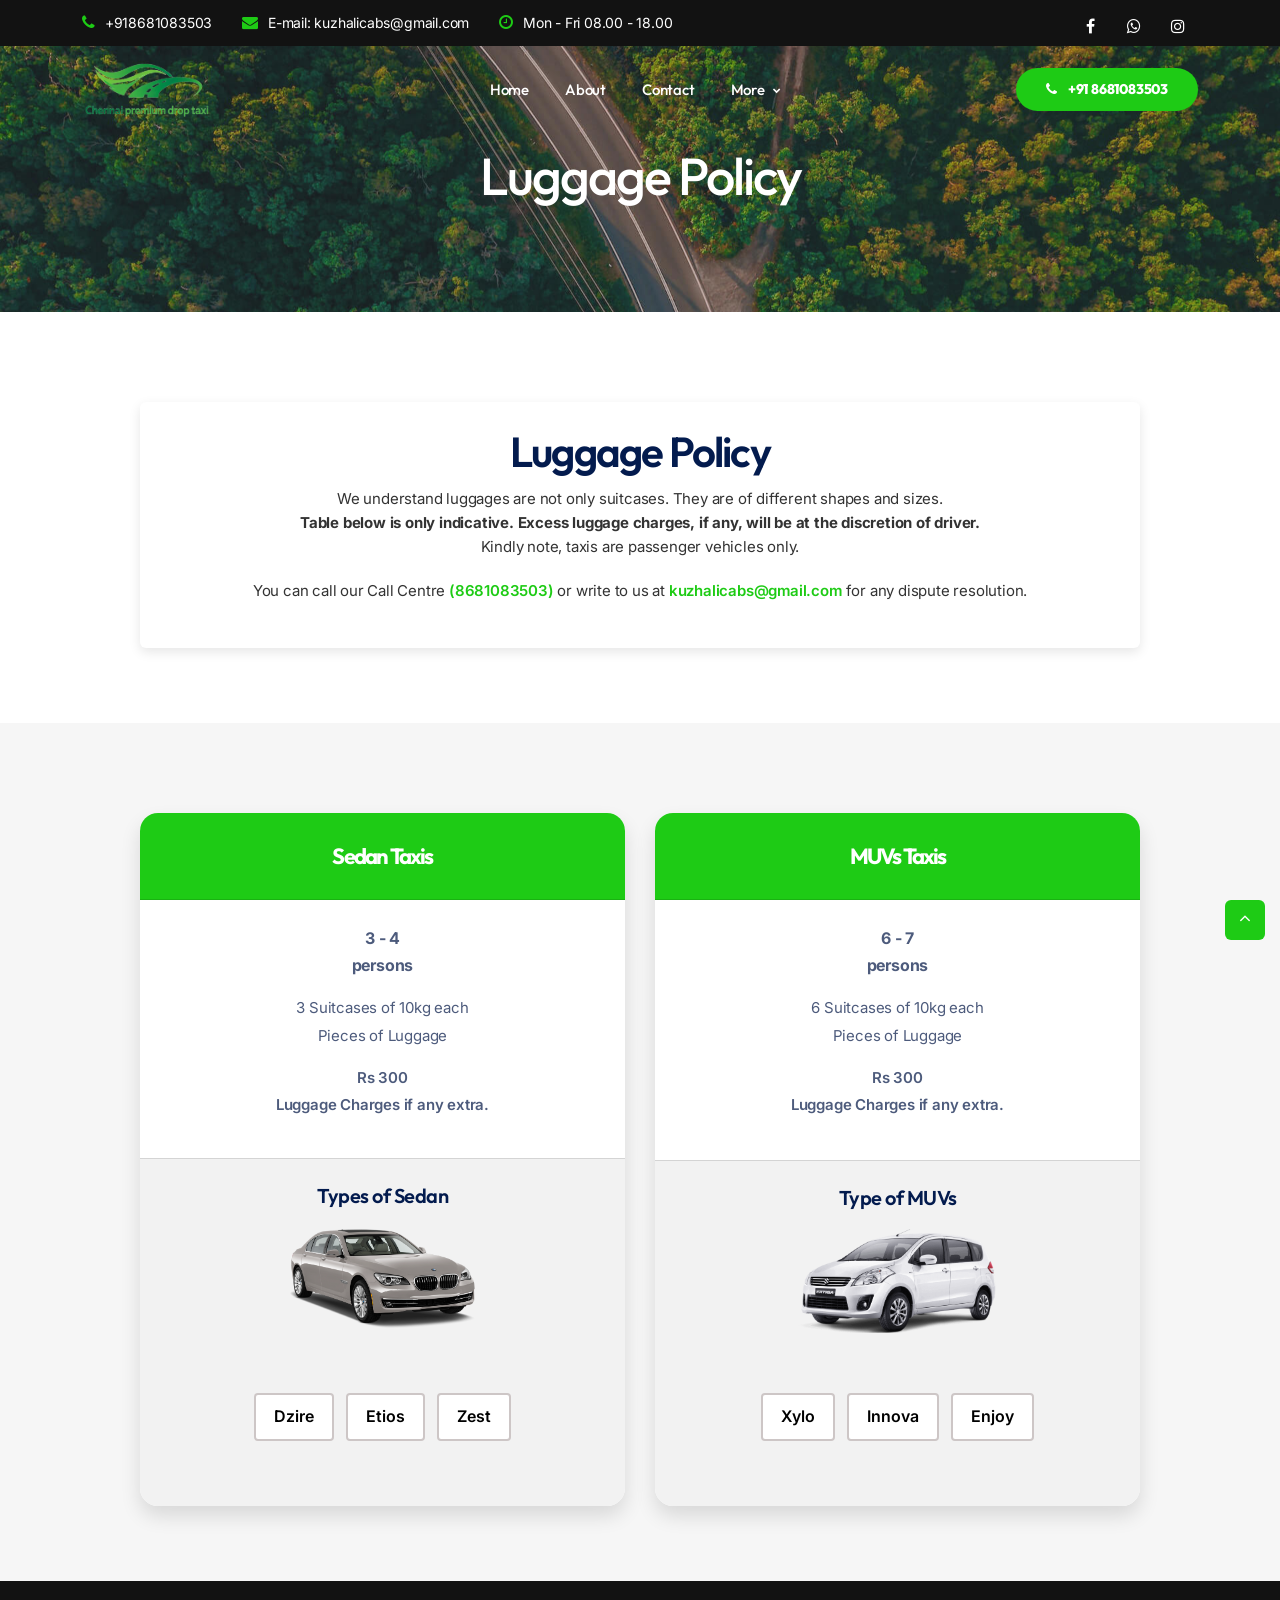
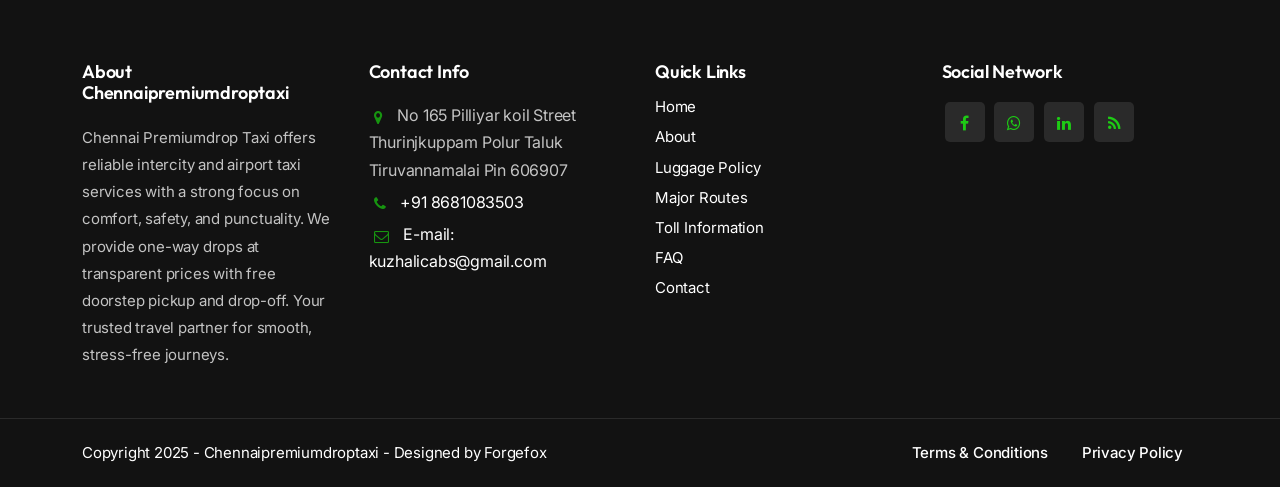
<file: luggage.html>
<!DOCTYPE html>
<html lang="zxx">

<head>
    <title>Luggage Policy | Chennai Premium Drop Taxi Guidelines</title>
    <link rel="icon" href="images/logo.png" type="image/gif" sizes="16x16">
    <meta content="text/html;charset=utf-8" http-equiv="Content-Type">
    <meta content="width=device-width, initial-scale=1.0" name="viewport">
    <meta
        content="Check the luggage policy for Chennai Premium Drop Taxi. Understand the space availability for Sedan and MUV vehicles to ensure a comfortable and safe journey for all passengers."
        name="description">
    <meta content="taxi luggage policy, cab luggage limit, chennai drop taxi luggage rules, travel luggage guidelines"
        name="keywords">
    <meta content="Chennai Premium Drop Taxi" name="author">
    <!-- CSS Files
    ================================================== -->
    <link href="css/bootstrap.min.css" rel="stylesheet" type="text/css" id="bootstrap">
    <link href="css/mdb.min.css" rel="stylesheet" type="text/css" id="mdb">
    <link href="css/plugins.css" rel="stylesheet" type="text/css">
    <link href="css/style.css" rel="stylesheet" type="text/css">
    <link href="css/coloring.css" rel="stylesheet" type="text/css">
    <!-- color scheme -->
    <link id="colors" href="css/colors/scheme-01.css" rel="stylesheet" type="text/css">
    <!-- <link rel="stylesheet" href="https://cdnjs.cloudflare.com/ajax/libs/font-awesome/7.0.1/css/all.min.css" integrity="sha512-2SwdPD6INVrV/lHTZbO2nodKhrnDdJK9/kg2XD1r9uGqPo1cUbujc+IYdlYdEErWNu69gVcYgdxlmVmzTWnetw==" crossorigin="anonymous" referrerpolicy="no-referrer" /> -->

    <style>
        /* Policy Info */
        .policy-info {
            max-width: 1000px;
            margin: auto;
            background: #fff;
            padding: 25px;
            text-align: center;
            border-radius: 6px;
            box-shadow: 0 4px 12px rgba(0, 0, 0, 0.1);
        }

        .policy-info h1 {
            font-size: 32px;
            margin-bottom: 15px;
        }

        .policy-info p {
            font-size: 15px;
            color: #333;
            line-height: 1.6;
        }

        .policy-info a {
            color: #1ECB15;
            text-decoration: none;
            font-weight: 600;
        }

        /* Cards */
        .cards-container {
            max-width: 1000px;
            margin: 0px auto 0;
            display: grid;
            grid-template-columns: repeat(auto-fit, minmax(300px, 1fr));
            gap: 30px;
        }

        /* Card */
        .card {
            background: #fff;
            border-radius: 18px;
            overflow: hidden;
            box-shadow: 0 10px 20px rgba(0, 0, 0, 0.12);
        }

        /* Header */
        .card-header {
            background: #1ECB15;
            padding: 18px;
            text-align: center;

        }

        .card-header h2 {
            font-size: 22px;
            font-weight: 700;
            /* color: #fff; */
        }

        /* Body */
        .card-body {
            padding: 25px;
            text-align: center;
        }

        .card-body p {
            margin-bottom: 15px;
            font-size: 15px;
        }

        .card-body strong {
            font-size: 16px;
        }

        .charge {
            font-weight: 600;
        }

        /* Footer */
        .card-footer {
            background: #f2f2f2;
            padding: 25px;
            text-align: center;
        }

        .card-footer h3 {
            font-size: 20px;
            margin-bottom: 15px;
        }

        .car-icon {
            font-size: 50px;
            margin-bottom: 20px;
        }

        /* Buttons */
        .btn-group {
            display: flex;
            justify-content: center;
            gap: 12px;
            flex-wrap: wrap;
        }

        .btn-group button {
            padding: 8px 18px;
            border: 2px solid #fdb515;
            background: #fff;
            border-radius: 4px;
            font-weight: 600;
            cursor: pointer;
            transition: 0.3s;
        }

        .btn-group button:hover {
            background: #fdb515;
            color: #000;
        }

        .btn-grp {
            display: flex;
            justify-content: center;
            gap: 12px;
            flex-wrap: wrap;
            padding: 40px 0;
        }

        .btn-grp button {
            padding: 8px 18px;
            border: 2px solid #cdc6c6;
            background: #fff;
            border-radius: 4px;
            font-weight: 600;
            cursor: pointer;
            transition: 0.3s;
        }

        .btn-grp button:hover {
            background: #fdb515;
            color: #000;
        }

        /* Responsive */
        @media (max-width: 600px) {
            .policy-info h1 {
                font-size: 26px;
            }
        }

        @media (max-width: 768px) {
            .policy-info {
                border: none;
                box-shadow: none;
                padding: 0 20px;
            }

            .cards-container {
                padding: 0 20px;
            }
        }

        @media (max-width: 425px) {
            .cards-container {
                padding: 0 20px;
            }
        }
    </style>

</head>

<body>
    <div id="wrapper">

        <!-- page preloader begin -->
        <div id="de-preloader"></div>
        <!-- page preloader close -->

        <!-- header begin -->
        <header class="transparent scroll-light has-topbar">
            <div id="topbar" class="topbar-dark text-light">
                <div class="container">
                    <div class="topbar-left xs-hide">
                        <div class="topbar-widget">
                            <div class="topbar-widget text-success"><a href="tel:8681083503"><i
                                        class="fa fa-phone"></i>+918681083503</a>
                            </div>
                            <div class="topbar-widget"><a href="mailto:kuzhalicabs@gmail.com"><i
                                        class="fa fa-envelope"></i>E-mail:
                                    kuzhalicabs@gmail.com</a></div>
                            <div class="topbar-widget"><a href="#"><i class="fa fa-clock-o"></i>Mon - Fri 08.00 -
                                    18.00</a></div>
                        </div>
                    </div>

                    <div class="topbar-right">
                        <div class="social-icons">
                            <a href="#"><i class="fa fa-facebook fa-lg"></i></a>
                            <a href="https://wa.me/918681083503"><i class="fa fa-whatsapp fa-lg"></i></a>


                            <a href="#"><i class="fa fa-instagram fa-lg"></i></a>
                        </div>
                    </div>
                    <div class="clearfix"></div>
                </div>
            </div>
            <div class="container">
                <div class="row">
                    <div class="col-md-12">
                        <div class="de-flex sm-pt10">
                            <div class="de-flex-col">
                                <div class="de-flex-col">
                                    <!-- logo begin -->
                                    <div id="logo">
                                        <a href="https://chennaipremiumdroptaxi.com/">
                                            <img src="images/logo.png" alt="" style="width: 130px;">
                                        </a>
                                    </div>
                                    <!-- logo close -->
                                </div>
                            </div>
                            <div class="de-flex-col header-col-mid">
                                <ul id="mainmenu">
                                    <li><a class="menu-item" href="https://chennaipremiumdroptaxi.com/">Home</a></li>
                                    <li><a class="menu-item" href="about">About</a></li>
                                    <li><a class="menu-item" href="contact">Contact</a></li>
                                    <li><a class="menu-item" href="#">More</a>
                                        <ul>
                                            <li><a class="menu-item" href="luggage">Luggage Policy</a></li>
                                            <li><a class="menu-item" href="major_routes">Major Routes</a></li>
                                            <li><a class="menu-item" href="toll_info">Toll Information</a></li>
                                            <li><a class="menu-item" href="faq">FAQ</a></li>
                                        </ul>
                                    </li>

                                </ul>
                            </div>
                            <div class="de-flex-col">
                                <div class="menu_side_area">
                                    <a href="tel:8681083503" class="btn-main"><i class="fa fa-phone me-2"></i>
                                        +91 8681083503</a>
                                    <span id="menu-btn"></span>
                                </div>
                            </div>
                        </div>
                    </div>
                </div>
            </div>
        </header>
        <!-- header close -->
        <!-- content begin -->
        <div class="no-bottom no-top zebra" id="content">
            <div id="top"></div>

            <!-- section begin -->
            <section id="subheader" class="jarallax text-light">
                <img src="images/background/subheader.jpg" class="jarallax-img" alt="">
                <div class="center-y relative text-center">
                    <div class="container">
                        <div class="row">
                            <div class="col-md-12 text-center">
                                <h1>Luggage Policy</h1>
                            </div>
                            <div class="clearfix"></div>
                        </div>
                    </div>
                </div>
            </section>
            <!-- section close -->

            <section class="">
                <div class="policy-info">
                    <h2>Luggage Policy</h2>
                    <p>
                        We understand luggages are not only suitcases. They are of different shapes and sizes.<br>
                        <strong>Table below is only indicative. Excess luggage charges, if any, will be at the
                            discretion of driver.</strong><br>
                        Kindly note, taxis are passenger vehicles only.
                    </p>
                    <p>
                        You can call our Call Centre
                        <a href="tel:8681083503">(8681083503)</a>
                        or write to us at
                        <a href="mailto:kuzhalicabs@gmail.com">kuzhalicabs@gmail.com</a>
                        for any dispute resolution.
                    </p>
                </div>
            </section>

            <!-- Cards Section -->
            <section class="">
                <div class="cards-container">
                    <!-- Sedan Card -->
                    <div class="card">
                        <div class="card-header">
                            <h2 class="text-white mb-0">Sedan Taxis</h2>
                        </div>

                        <div class="card-body">
                            <p><strong>3 - 4 <br> persons</strong></p>
                            <p>3 Suitcases of 10kg each<br>Pieces of Luggage</p>
                            <p class="charge">Rs 300<br>Luggage Charges if any extra.</p>
                        </div>

                        <div class="card-footer">
                            <h3>Types of Sedan</h3>
                            <div class="car-icon"><img src="images/cars-alt/sedan.png" alt=""></div>
                            <!-- <div class="btn-group">
                    <button>Dzire</button>
                    <button>Etios</button>
                    <button>Zest</button>
                    </div> -->
                            <div class="btn-grp">
                                <button>Dzire</button>
                                <button>Etios</button>
                                <button>Zest</button>
                            </div>
                        </div>
                    </div>

                    <!-- MUV Card -->
                    <div class="card">
                        <div class="card-header">
                            <h2 class="text-white mb-0">MUVs Taxis</h2>
                        </div>

                        <div class="card-body">
                            <p><strong>6 - 7 <br> persons</strong></p>
                            <p>6 Suitcases of 10kg each<br>Pieces of Luggage</p>
                            <p class="charge">Rs 300<br>Luggage Charges if any extra.</p>
                        </div>

                        <div class="card-footer">
                            <h3>Type of MUVs</h3>
                            <div class="car-icon"><img src="images/cars-alt/muv.png" alt=""></div>
                            <!-- <div class="btn-group">
                    <button>Xylo</button>
                    <button>Innova</button>
                    <button>Enjoy</button>
                    </div> -->
                            <div class="btn-grp">
                                <button>Xylo</button>
                                <button>Innova</button>
                                <button>Enjoy</button>
                            </div>
                        </div>
                    </div>
                </div>
            </section>
            <!-- <section class="container">
                <div class="row">
                    <div class="col-md-12">
                        <h2>Luggage Policy</h2>
                        <p>At Chennai Premiumdrop Taxi, we understand the importance of your comfort and convenience during your journey. Our luggage policy is designed to ensure a smooth and stress-free experience for our passengers. Here are the key details:</p>
                        <h3>Carry-On Luggage</h3>
                        <p>Passengers are allowed to bring one carry-on bag per person. The dimensions of the carry-on bag should not exceed 55 cm (21.65 inches) in length, 35 cm (13.78 inches) in width, and 25 cm (9.84 inches) in height. The weight limit for carry-on luggage is 10 kg (22 lbs).</p>
                        <h3>Checked Luggage</h3>
                        <p>Passengers are allowed to check one piece of luggage per person. The dimensions of the checked luggage should not exceed 100 cm (39.37 inches) in length, 60 cm (23.62 inches) in width, and 40 cm (15.75 inches) in height. The weight limit for checked luggage is 30 kg (66 lbs).</p>
                        <h3>Additional Luggage</h3>
                        <p>Passengers may request additional luggage at a nominal charge. The additional luggage policy is subject to availability and may be subject to change without prior notice.</p>
                        <h3>Prohibited Items</h3>
                        <p>Passengers are not allowed to bring any hazardous materials, weapons, or other items that may pose a threat to the safety of the vehicle or other passengers. Passengers are responsible for ensuring that their luggage does not contain any prohibited items.</p>
                        <h3>Liabilities</h3>
                        <p>Chennai Premiumdrop Taxi is not liable for any damage or loss to luggage. Passengers are responsible for ensuring that their luggage is secure and properly stored during the journey.</p>
                        <h3>Exceptions</h3>
                        <p>Chennai Premiumdrop Taxi reserves the right to modify or amend this policy at any time without prior notice. Passengers are responsible for reviewing this policy prior to their journey.</p>
                        <h3>Conclusion</h3>
                        <p>We hope that this luggage policy will help you plan your journey with confidence and ease. If you have any questions or concerns, please do not hesitate to contact us.</p>
                    </div>
                </div>
            </section> -->



        </div>
        <!-- content close -->

        <a href="#" id="back-to-top"></a>

        <!-- footer begin -->
        <footer class="text-light">
            <div class="container">
                <div class="row g-custom-x">
                    <div class="col-lg-3">
                        <div class="widget">
                            <h5>About Chennaipremiumdroptaxi</h5>
                            <p>Chennai Premiumdrop Taxi offers reliable intercity and airport taxi services with a
                                strong focus on
                                comfort,
                                safety, and punctuality.
                                We provide one-way drops at transparent prices with free doorstep pickup and drop-off.
                                Your trusted travel partner for smooth, stress-free journeys.</p>
                        </div>
                    </div>

                    <div class="col-lg-3">
                        <div class="widget">
                            <h5>Contact Info</h5>
                            <address class="s1">
                                <span><i class="id-color fa fa-map-marker fa-lg"></i>No 165 Pilliyar koil Street
                                    Thurinjkuppam
                                    Polur Taluk
                                    Tiruvannamalai
                                    Pin 606907</span>
                                <span><i class="id-color fa fa-phone fa-lg"></i><a href="tel:+918681083503">+91
                                        8681083503</a></span>
                                <span><i class="id-color fa fa-envelope-o fa-lg"></i><a
                                        href="mailto:contact@example.com">E-mail:
                                        kuzhalicabs@gmail.com</a></span>
                                <!-- <span><i class="id-color fa fa-file-pdf-o fa-lg"></i><a href="#">Download Brochure</a></span> -->
                            </address>
                        </div>
                    </div>

                    <div class="col-lg-3">
                        <h5>Quick Links</h5>
                        <div class="row">
                            <div class="col-lg-6">
                                <div class="widget">
                                    <ul>
                                        <li><a href="https://chennaipremiumdroptaxi.com/">Home</a></li>
                                        <li><a href="about">About</a></li>
                                        <li><a href="luggage">Luggage Policy</a></li>
                                        <li><a href="major_routes">Major Routes</a></li>
                                        <li><a href="toll_info">Toll Information</a></li>
                                        <li><a href="faq">FAQ</a></li>
                                        <li><a href="contact">Contact</a></li>
                                    </ul>
                                </div>
                            </div>
                        </div>
                    </div>

                    <div class="col-lg-3">
                        <div class="widget">
                            <h5>Social Network</h5>
                            <div class="social-icons">
                                <a href="#"><i class="fa fa-facebook fa-lg"></i></a>
                                <a href="https://wa.me/918681083503"><i class="fa fa-whatsapp fa-lg"></i></a>
                                <a href="#"><i class="fa fa-linkedin fa-lg"></i></a>

                                <a href="#"><i class="fa fa-rss fa-lg"></i></a>
                            </div>
                        </div>
                    </div>
                </div>
            </div>

            <div class="subfooter">
                <div class="container">
                    <div class="row">
                        <div class="col-md-12">
                            <div class="de-flex">
                                <div class="de-flex-col">
                                    <a href="https://chennaipremiumdroptaxi.com/">
                                        Copyright 2025 - Chennaipremiumdroptaxi - Designed by Forgefox
                                    </a>
                                </div>
                                <ul class="menu-simple">
                                    <li><a href="terms">Terms &amp; Conditions</a></li>
                                    <li><a href="privacy">Privacy Policy</a></li>
                                </ul>
                            </div>
                        </div>
                    </div>
                </div>
            </div>

        </footer>
        <!-- footer close -->

    </div>


    <!-- Javascript Files
    ================================================== -->
    <script src="js/plugins.js"></script>
    <script src="js/designesia.js"></script>



</body>

</html>
</file>
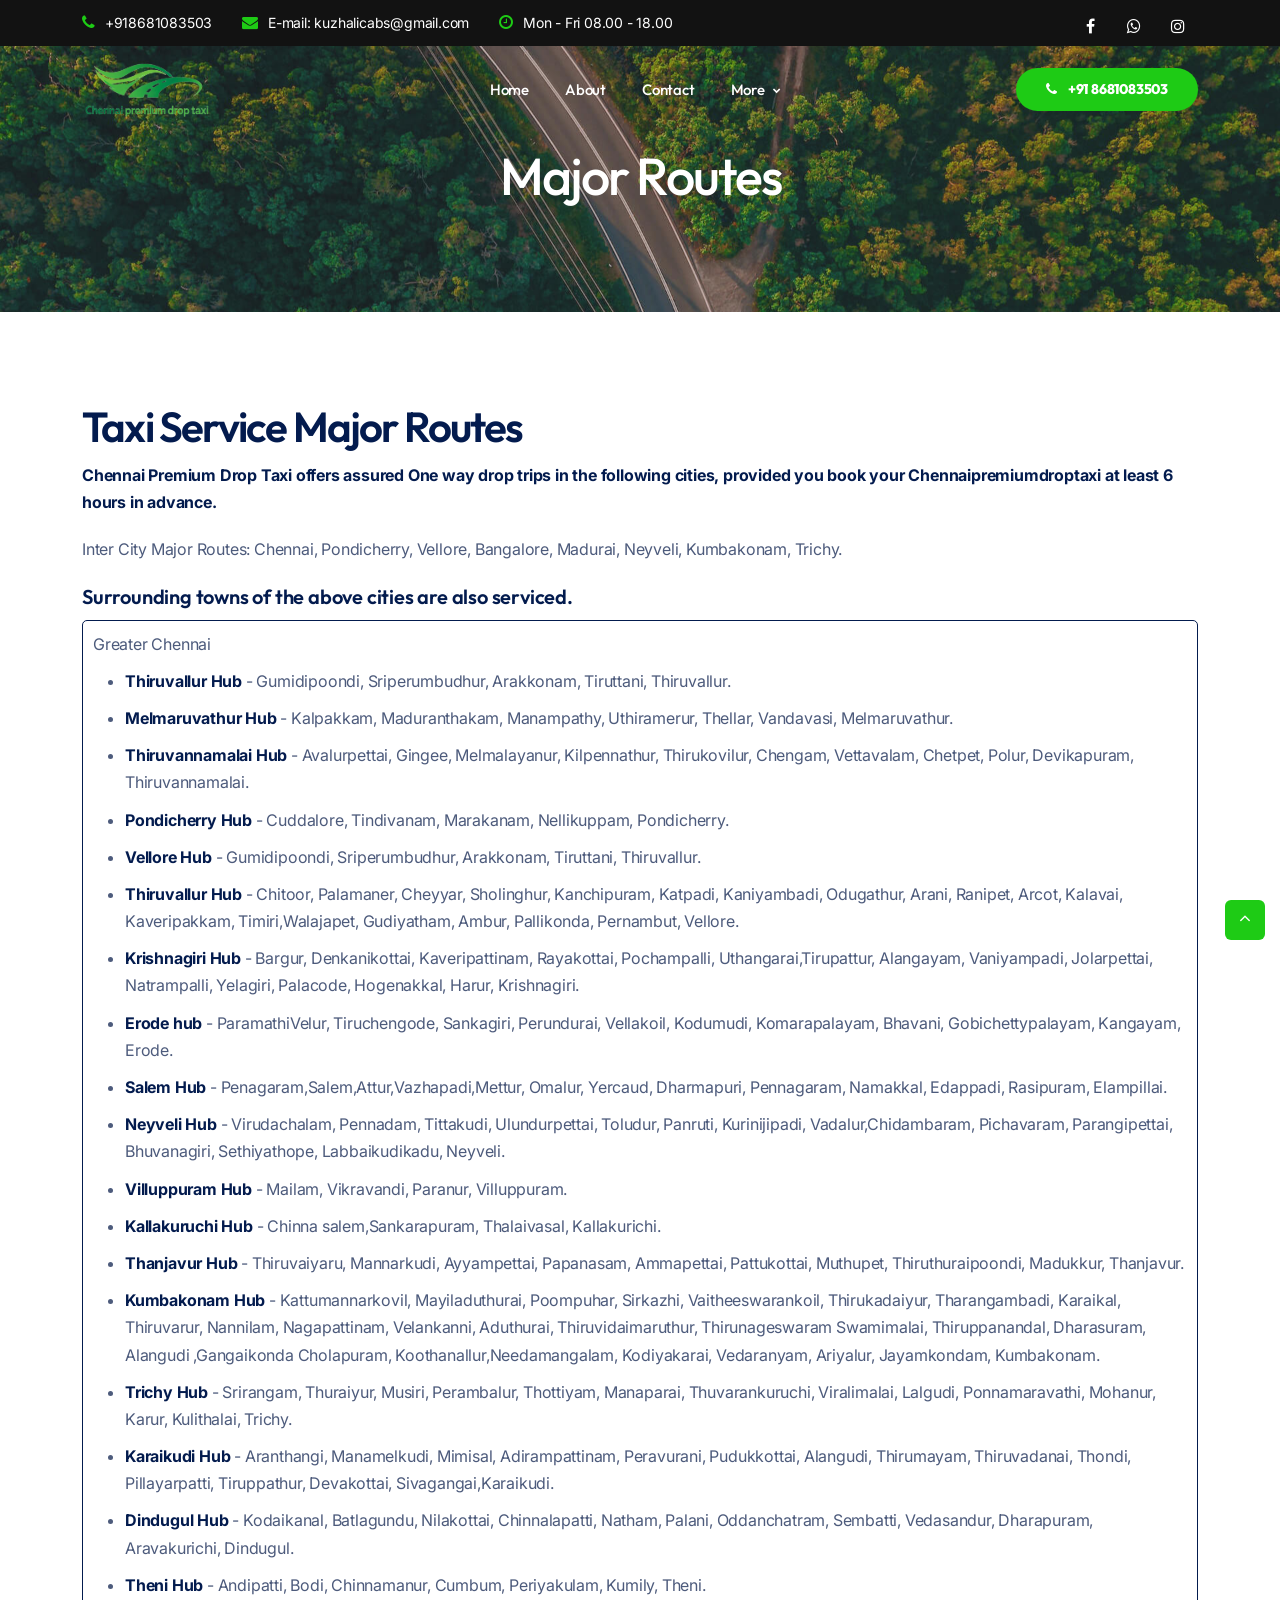
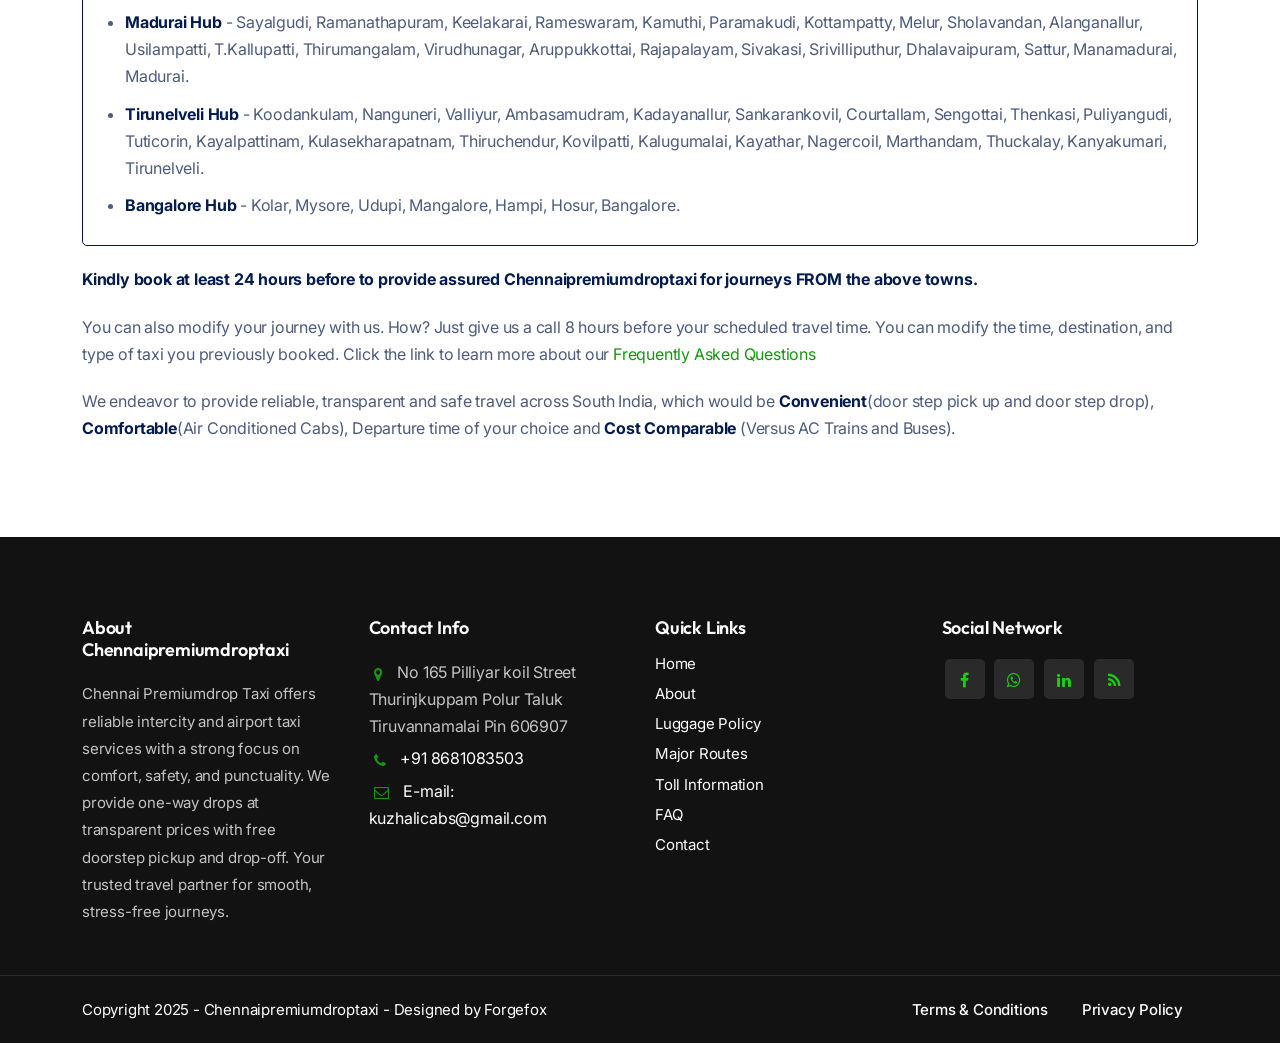
<file: major_routes.html>
<!DOCTYPE html>
<html lang="zxx">

<head>
    <title>Major Routes & Destinations | Chennai Premium Drop Taxi</title>
    <link rel="icon" href="images/logo.png" type="image/gif" sizes="16x16">
    <meta content="text/html;charset=utf-8" http-equiv="Content-Type">
    <meta content="width=device-width, initial-scale=1.0" name="viewport">
    <meta
        content="Explore popular outstation routes served by Chennai Premium Drop Taxi, including Chennai to Coimbatore, Madurai, Trichy, and Pondicherry. Check one-way and round-trip fares."
        name="description">
    <meta
        content="chennai to coimbatore taxi, chennai to madurai drop taxi, outstation taxi routes, tamil nadu cab destinations"
        name="keywords">
    <meta content="Chennai Premium Drop Taxi" name="author">
    <!-- CSS Files
    ================================================== -->
    <link href="css/bootstrap.min.css" rel="stylesheet" type="text/css" id="bootstrap">
    <link href="css/mdb.min.css" rel="stylesheet" type="text/css" id="mdb">
    <link href="css/plugins.css" rel="stylesheet" type="text/css">
    <link href="css/style.css" rel="stylesheet" type="text/css">
    <link href="css/coloring.css" rel="stylesheet" type="text/css">
    <!-- color scheme -->
    <link id="colors" href="css/colors/scheme-01.css" rel="stylesheet" type="text/css">
    <!-- <link rel="stylesheet" href="https://cdnjs.cloudflare.com/ajax/libs/font-awesome/7.0.1/css/all.min.css" integrity="sha512-2SwdPD6INVrV/lHTZbO2nodKhrnDdJK9/kg2XD1r9uGqPo1cUbujc+IYdlYdEErWNu69gVcYgdxlmVmzTWnetw==" crossorigin="anonymous" referrerpolicy="no-referrer" /> -->

    <style>
        .city {
            /* border: 1px solid #1ECB15; */
            border: 1px solid #031B4E;
            padding: 10px;
            border-radius: 5px;
        }

        .city span {
            font-weight: 700;
            color: #031B4E;
        }

        .city p {
            margin-bottom: 10px;
        }

        .fcity span {
            font-weight: 700;
            color: #031B4E;
        }

        .lcity a:hover {
            color: #0050fc;
            text-decoration: underline;
        }
    </style>

</head>

<body>
    <div id="wrapper">

        <!-- page preloader begin -->
        <div id="de-preloader"></div>
        <!-- page preloader close -->

        <!-- header begin -->
        <header class="transparent scroll-light has-topbar">
            <div id="topbar" class="topbar-dark text-light">
                <div class="container">
                    <div class="topbar-left xs-hide">
                        <div class="topbar-widget">
                            <div class="topbar-widget"><a href="tel:8681083503"><i
                                        class="fa fa-phone"></i>+918681083503</a>
                            </div>
                            <div class="topbar-widget"><a href="mailto:kuzhalicabs@gmail.com"><i
                                        class="fa fa-envelope"></i>E-mail:
                                    kuzhalicabs@gmail.com</a></div>
                            <div class="topbar-widget"><a href="#"><i class="fa fa-clock-o"></i>Mon - Fri 08.00 -
                                    18.00</a></div>
                        </div>
                    </div>

                    <div class="topbar-right">
                        <div class="social-icons">
                            <a href="#"><i class="fa fa-facebook fa-lg"></i></a>
                            <a href="https://wa.me/918681083503"><i class="fa fa-whatsapp fa-lg"></i></a>


                            <a href="#"><i class="fa fa-instagram fa-lg"></i></a>
                        </div>
                    </div>
                    <div class="clearfix"></div>
                </div>
            </div>
            <div class="container">
                <div class="row">
                    <div class="col-md-12">
                        <div class="de-flex sm-pt10">
                            <div class="de-flex-col">
                                <div class="de-flex-col">
                                    <!-- logo begin -->
                                    <div id="logo">
                                        <a href="https://chennaipremiumdroptaxi.com/">
                                            <img src="images/logo.png" alt="" style="width: 130px;">
                                        </a>
                                    </div>
                                    <!-- logo close -->
                                </div>
                            </div>
                            <div class="de-flex-col header-col-mid">
                                <ul id="mainmenu">
                                    <li><a class="menu-item" href="https://chennaipremiumdroptaxi.com/">Home</a></li>
                                    <li><a class="menu-item" href="about">About</a></li>
                                    <li><a class="menu-item" href="contact">Contact</a></li>
                                    <li><a class="menu-item" href="#">More</a>
                                        <ul>
                                            <li><a class="menu-item" href="luggage">Luggage Policy</a></li>
                                            <li><a class="menu-item" href="major_routes">Major Routes</a></li>
                                            <li><a class="menu-item" href="toll_info">Toll Information</a></li>
                                            <li><a class="menu-item" href="faq">FAQ</a></li>
                                        </ul>
                                    </li>

                                </ul>
                            </div>
                            <div class="de-flex-col">
                                <div class="menu_side_area">
                                    <a href="tel:8681083503" class="btn-main"><i class="fa fa-phone me-2"></i>
                                        +91 8681083503</a>
                                    <span id="menu-btn"></span>
                                </div>
                            </div>
                        </div>
                    </div>
                </div>
            </div>
        </header>
        <!-- header close -->
        <!-- content begin -->
        <div class="no-bottom no-top zebra" id="content">
            <div id="top"></div>

            <!-- section begin -->
            <section id="subheader" class="jarallax text-light">
                <img src="images/background/subheader.jpg" class="jarallax-img" alt="">
                <div class="center-y relative text-center">
                    <div class="container">
                        <div class="row">
                            <div class="col-md-12 text-center">
                                <h1>Major Routes</h1>
                            </div>
                            <div class="clearfix"></div>
                        </div>
                    </div>
                </div>
            </section>
            <!-- section close -->

            <section class=" container">
                <div class="refund-policy">
                    <h2>Taxi Service Major Routes</h2>
                    <p style="font-weight: 700; color:#031B4E;">Chennai Premium Drop Taxi offers assured One way drop
                        trips in the
                        following cities, provided you book your Chennaipremiumdroptaxi at least 6 hours in advance.</p>
                    <p>
                        Inter City Major Routes: Chennai, Pondicherry, Vellore, Bangalore, Madurai, Neyveli, Kumbakonam,
                        Trichy.</p>
                    <h4>Surrounding towns of the above cities are also serviced.</h4>
                    <div class="city">
                        <p>Greater Chennai</p>
                        <ul>
                            <li>
                                <p><span>Thiruvallur Hub</span> - Gumidipoondi, Sriperumbudhur, Arakkonam, Tiruttani,
                                    Thiruvallur.</p>
                            </li>
                            <li>
                                <p><span>Melmaruvathur Hub</span> - Kalpakkam, Maduranthakam, Manampathy, Uthiramerur,
                                    Thellar, Vandavasi, Melmaruvathur.</p>
                            </li>
                            <li>
                                <p><span>Thiruvannamalai Hub</span> - Avalurpettai, Gingee, Melmalayanur, Kilpennathur,
                                    Thirukovilur, Chengam, Vettavalam, Chetpet, Polur, Devikapuram, Thiruvannamalai.</p>
                            </li>
                            <li>
                                <p><span>Pondicherry Hub</span> - Cuddalore, Tindivanam, Marakanam, Nellikuppam,
                                    Pondicherry.</p>
                            </li>
                            <li>
                                <p><span>Vellore Hub</span> - Gumidipoondi, Sriperumbudhur, Arakkonam, Tiruttani,
                                    Thiruvallur.</p>
                            </li>
                            <li>
                                <p><span>Thiruvallur Hub</span> - Chitoor, Palamaner, Cheyyar, Sholinghur, Kanchipuram,
                                    Katpadi, Kaniyambadi, Odugathur, Arani, Ranipet, Arcot, Kalavai, Kaveripakkam,
                                    Timiri,Walajapet, Gudiyatham, Ambur, Pallikonda, Pernambut, Vellore.</p>
                            </li>
                            <li>
                                <p><span>Krishnagiri Hub</span> - Bargur, Denkanikottai, Kaveripattinam, Rayakottai,
                                    Pochampalli, Uthangarai,Tirupattur, Alangayam, Vaniyampadi, Jolarpettai,
                                    Natrampalli, Yelagiri, Palacode, Hogenakkal, Harur, Krishnagiri.</p>
                            </li>
                            <li>
                                <p><span>Erode hub</span> - ParamathiVelur, Tiruchengode, Sankagiri, Perundurai,
                                    Vellakoil, Kodumudi, Komarapalayam, Bhavani, Gobichettypalayam, Kangayam, Erode.</p>
                            </li>
                            <li>
                                <p><span>Salem Hub</span> - Penagaram,Salem,Attur,Vazhapadi,Mettur, Omalur, Yercaud,
                                    Dharmapuri, Pennagaram, Namakkal, Edappadi, Rasipuram, Elampillai.</p>
                            </li>
                            <li>
                                <p><span>Neyveli Hub</span> - Virudachalam, Pennadam, Tittakudi, Ulundurpettai, Toludur,
                                    Panruti, Kurinijipadi, Vadalur,Chidambaram, Pichavaram, Parangipettai, Bhuvanagiri,
                                    Sethiyathope, Labbaikudikadu, Neyveli.</p>
                            </li>
                            <li>
                                <p><span>Villuppuram Hub</span> - Mailam, Vikravandi, Paranur, Villuppuram.</p>
                            </li>
                            <li>
                                <p><span>Kallakuruchi Hub</span> - Chinna salem,Sankarapuram, Thalaivasal, Kallakurichi.
                                </p>
                            </li>
                            <li>
                                <p><span>Thanjavur Hub</span> - Thiruvaiyaru, Mannarkudi, Ayyampettai, Papanasam,
                                    Ammapettai, Pattukottai, Muthupet, Thiruthuraipoondi, Madukkur, Thanjavur.</p>
                            </li>
                            <li>
                                <p><span>Kumbakonam Hub</span> - Kattumannarkovil, Mayiladuthurai, Poompuhar, Sirkazhi,
                                    Vaitheeswarankoil, Thirukadaiyur, Tharangambadi, Karaikal, Thiruvarur, Nannilam,
                                    Nagapattinam, Velankanni, Aduthurai, Thiruvidaimaruthur, Thirunageswaram Swamimalai,
                                    Thiruppanandal, Dharasuram, Alangudi ,Gangaikonda Cholapuram,
                                    Koothanallur,Needamangalam, Kodiyakarai, Vedaranyam, Ariyalur, Jayamkondam,
                                    Kumbakonam.</p>
                            </li>
                            <li>
                                <p><span>Trichy Hub</span> - Srirangam, Thuraiyur, Musiri, Perambalur, Thottiyam,
                                    Manaparai, Thuvarankuruchi, Viralimalai, Lalgudi, Ponnamaravathi, Mohanur, Karur,
                                    Kulithalai, Trichy.</p>
                            </li>
                            <li>
                                <p><span>Karaikudi Hub </span> - Aranthangi, Manamelkudi, Mimisal, Adirampattinam,
                                    Peravurani, Pudukkottai, Alangudi, Thirumayam, Thiruvadanai, Thondi, Pillayarpatti,
                                    Tiruppathur, Devakottai, Sivagangai,Karaikudi.</p>
                            </li>
                            <li>
                                <p><span>Dindugul Hub</span> - Kodaikanal, Batlagundu, Nilakottai, Chinnalapatti,
                                    Natham, Palani, Oddanchatram, Sembatti, Vedasandur, Dharapuram, Aravakurichi,
                                    Dindugul.</p>
                            </li>
                            <li>
                                <p><span>Theni Hub</span> - Andipatti, Bodi, Chinnamanur, Cumbum, Periyakulam, Kumily,
                                    Theni.</p>
                            </li>
                            <li>
                                <p><span>Madurai Hub</span> - Sayalgudi, Ramanathapuram, Keelakarai, Rameswaram,
                                    Kamuthi, Paramakudi, Kottampatty, Melur, Sholavandan, Alanganallur, Usilampatti,
                                    T.Kallupatti, Thirumangalam, Virudhunagar, Aruppukkottai, Rajapalayam, Sivakasi,
                                    Srivilliputhur, Dhalavaipuram, Sattur, Manamadurai, Madurai.</p>
                            </li>
                            <li>
                                <p><span>Tirunelveli Hub</span> - Koodankulam, Nanguneri, Valliyur, Ambasamudram,
                                    Kadayanallur, Sankarankovil, Courtallam, Sengottai, Thenkasi, Puliyangudi,
                                    Tuticorin, Kayalpattinam, Kulasekharapatnam, Thiruchendur, Kovilpatti, Kalugumalai,
                                    Kayathar, Nagercoil, Marthandam, Thuckalay, Kanyakumari, Tirunelveli.</p>
                            </li>
                            <li>
                                <p><span>Bangalore Hub</span> - Kolar, Mysore, Udupi, Mangalore, Hampi, Hosur,
                                    Bangalore.</p>
                            </li>
                        </ul>
                        <!-- <p><span>Melmaruvathur Hub</span> - Kalpakkam, Maduranthakam, Manampathy, Uthiramerur, Thellar, Vandavasi, Melmaruvathur.</p>
                        <p><span>Thiruvannamalai Hub</span> - Avalurpettai, Gingee, Melmalayanur, Kilpennathur, Thirukovilur, Chengam, Vettavalam, Chetpet, Polur, Devikapuram, Thiruvannamalai.</p>
                        <p><span>Pondicherry Hub</span> - Cuddalore, Tindivanam, Marakanam, Nellikuppam, Pondicherry.</p>
                        <p><span>Vellore Hub</span> - Gumidipoondi, Sriperumbudhur, Arakkonam, Tiruttani, Thiruvallur.</p>
                        <p><span>Thiruvallur Hub</span> - Chitoor, Palamaner, Cheyyar, Sholinghur, Kanchipuram, Katpadi, Kaniyambadi, Odugathur, Arani, Ranipet, Arcot, Kalavai, Kaveripakkam, Timiri,Walajapet, Gudiyatham, Ambur, Pallikonda, Pernambut, Vellore.</p>
                        <p><span>Krishnagiri Hub</span> - Bargur, Denkanikottai, Kaveripattinam, Rayakottai, Pochampalli, Uthangarai,Tirupattur, Alangayam, Vaniyampadi, Jolarpettai, Natrampalli, Yelagiri, Palacode, Hogenakkal, Harur, Krishnagiri.</p>
                        <p><span>Erode hub</span> - ParamathiVelur, Tiruchengode, Sankagiri, Perundurai, Vellakoil, Kodumudi, Komarapalayam, Bhavani, Gobichettypalayam, Kangayam, Erode.</p>
                        <p><span>Salem Hub</span> - Penagaram,Salem,Attur,Vazhapadi,Mettur, Omalur, Yercaud, Dharmapuri, Pennagaram, Namakkal, Edappadi, Rasipuram, Elampillai.</p>
                        <p><span>Neyveli Hub</span> - Virudachalam, Pennadam, Tittakudi, Ulundurpettai, Toludur, Panruti, Kurinijipadi, Vadalur,Chidambaram, Pichavaram, Parangipettai, Bhuvanagiri, Sethiyathope, Labbaikudikadu, Neyveli.</p>
                        <p><span>Villuppuram Hub</span> - Mailam, Vikravandi, Paranur, Villuppuram.</p>
                        <p><span>Kallakuruchi Hub</span> - Chinna salem,Sankarapuram, Thalaivasal, Kallakurichi.</p>
                        <p><span>Thanjavur Hub</span> - Thiruvaiyaru, Mannarkudi, Ayyampettai, Papanasam, Ammapettai, Pattukottai, Muthupet, Thiruthuraipoondi, Madukkur, Thanjavur.</p>
                        <p><span>Kumbakonam Hub</span> - Kattumannarkovil, Mayiladuthurai, Poompuhar, Sirkazhi, Vaitheeswarankoil, Thirukadaiyur, Tharangambadi, Karaikal, Thiruvarur, Nannilam, Nagapattinam, Velankanni, Aduthurai, Thiruvidaimaruthur, Thirunageswaram Swamimalai, Thiruppanandal, Dharasuram, Alangudi ,Gangaikonda Cholapuram, Koothanallur,Needamangalam, Kodiyakarai, Vedaranyam, Ariyalur, Jayamkondam, Kumbakonam.</p>
                        <p><span>Trichy Hub</span> - Srirangam, Thuraiyur, Musiri, Perambalur, Thottiyam, Manaparai, Thuvarankuruchi, Viralimalai, Lalgudi, Ponnamaravathi, Mohanur, Karur, Kulithalai, Trichy.</p>
                        <p><span>Karaikudi Hub </span> - Aranthangi, Manamelkudi, Mimisal, Adirampattinam, Peravurani, Pudukkottai, Alangudi, Thirumayam, Thiruvadanai, Thondi, Pillayarpatti, Tiruppathur, Devakottai, Sivagangai,Karaikudi.</p>
                        <p><span>Dindugul Hub</span> - Kodaikanal, Batlagundu, Nilakottai, Chinnalapatti, Natham, Palani, Oddanchatram, Sembatti, Vedasandur, Dharapuram, Aravakurichi, Dindugul.</p>
                        <p><span>Theni Hub</span> - Andipatti, Bodi, Chinnamanur, Cumbum, Periyakulam, Kumily, Theni.</p>
                        <p><span>Madurai Hub</span> - Sayalgudi, Ramanathapuram, Keelakarai, Rameswaram, Kamuthi, Paramakudi, Kottampatty, Melur, Sholavandan, Alanganallur, Usilampatti, T.Kallupatti, Thirumangalam, Virudhunagar, Aruppukkottai, Rajapalayam, Sivakasi, Srivilliputhur, Dhalavaipuram, Sattur, Manamadurai, Madurai.</p>
                        <p><span>Tirunelveli Hub</span> - Koodankulam, Nanguneri, Valliyur, Ambasamudram, Kadayanallur, Sankarankovil, Courtallam, Sengottai, Thenkasi, Puliyangudi, Tuticorin, Kayalpattinam, Kulasekharapatnam, Thiruchendur, Kovilpatti, Kalugumalai, Kayathar, Nagercoil, Marthandam, Thuckalay, Kanyakumari, Tirunelveli.</p>
                        <p><span>Bangalore Hub</span> - Kolar, Mysore, Udupi, Mangalore, Hampi, Hosur, Bangalore.</p> -->
                    </div>
                    <p style="font-weight: 700; color:#031B4E; margin-top: 20px;">Kindly book at least 24 hours before
                        to provide assured Chennaipremiumdroptaxi for journeys FROM the above towns.</p>
                    <p class="lcity">You can also modify your journey with us. How? Just give us a call 8 hours before
                        your scheduled travel time. You can modify the time, destination, and type of taxi you
                        previously booked. Click the link to learn more about our <a href="faq">Frequently Asked
                            Questions</a></p>
                    <p>
                    <p class="fcity">We endeavor to provide reliable, transparent and safe travel across South India,
                        which would be <span>Convenient</span>(door step pick up and door step drop),
                        <span>Comfortable</span>(Air Conditioned Cabs), Departure time of your choice and <span>Cost
                            Comparable</span> (Versus AC Trains and Buses).
                    </p>
                </div>
            </section>

        </div>
        <!-- content close -->

        <a href="#" id="back-to-top"></a>

        <!-- footer begin -->
        <footer class="text-light">
            <div class="container">
                <div class="row g-custom-x">
                    <div class="col-lg-3">
                        <div class="widget">
                            <h5>About Chennaipremiumdroptaxi</h5>
                            <p>Chennai Premiumdrop Taxi offers reliable intercity and airport taxi services with a
                                strong focus on
                                comfort,
                                safety, and punctuality.
                                We provide one-way drops at transparent prices with free doorstep pickup and drop-off.
                                Your trusted travel partner for smooth, stress-free journeys.</p>
                        </div>
                    </div>

                    <div class="col-lg-3">
                        <div class="widget">
                            <h5>Contact Info</h5>
                            <address class="s1">
                                <span><i class="id-color fa fa-map-marker fa-lg"></i>No 165 Pilliyar koil Street
                                    Thurinjkuppam
                                    Polur Taluk
                                    Tiruvannamalai
                                    Pin 606907</span>
                                <span><i class="id-color fa fa-phone fa-lg"></i><a href="tel:+918681083503">+91
                                        8681083503</a></span>
                                <span><i class="id-color fa fa-envelope-o fa-lg"></i><a
                                        href="mailto:contact@example.com">E-mail:
                                        kuzhalicabs@gmail.com</a></span>
                                <!-- <span><i class="id-color fa fa-file-pdf-o fa-lg"></i><a href="#">Download Brochure</a></span> -->
                            </address>
                        </div>
                    </div>

                    <div class="col-lg-3">
                        <h5>Quick Links</h5>
                        <div class="row">
                            <div class="col-lg-6">
                                <div class="widget">
                                    <ul>
                                        <li><a href="https://chennaipremiumdroptaxi.com/">Home</a></li>
                                        <li><a href="about">About</a></li>
                                        <li><a href="luggage">Luggage Policy</a></li>
                                        <li><a href="major_routes">Major Routes</a></li>
                                        <li><a href="toll_info">Toll Information</a></li>
                                        <li><a href="faq">FAQ</a></li>
                                        <li><a href="contact">Contact</a></li>
                                    </ul>
                                </div>
                            </div>
                        </div>
                    </div>

                    <div class="col-lg-3">
                        <div class="widget">
                            <h5>Social Network</h5>
                            <div class="social-icons">
                                <a href="#"><i class="fa fa-facebook fa-lg"></i></a>
                                <a href="https://wa.me/918681083503"><i class="fa fa-whatsapp fa-lg"></i></a>
                                <a href="#"><i class="fa fa-linkedin fa-lg"></i></a>

                                <a href="#"><i class="fa fa-rss fa-lg"></i></a>
                            </div>
                        </div>
                    </div>
                </div>
            </div>

            <div class="subfooter">
                <div class="container">
                    <div class="row">
                        <div class="col-md-12">
                            <div class="de-flex">
                                <div class="de-flex-col">
                                    <a href="https://chennaipremiumdroptaxi.com/">
                                        Copyright 2025 - Chennaipremiumdroptaxi - Designed by Forgefox
                                    </a>
                                </div>
                                <ul class="menu-simple">
                                    <li><a href="terms">Terms &amp; Conditions</a></li>
                                    <li><a href="privacy">Privacy Policy</a></li>
                                </ul>
                            </div>
                        </div>
                    </div>
                </div>
            </div>

        </footer>
        <!-- footer close -->

    </div>


    <!-- Javascript Files
    ================================================== -->
    <script src="js/plugins.js"></script>
    <script src="js/designesia.js"></script>



</body>

</html>
</file>
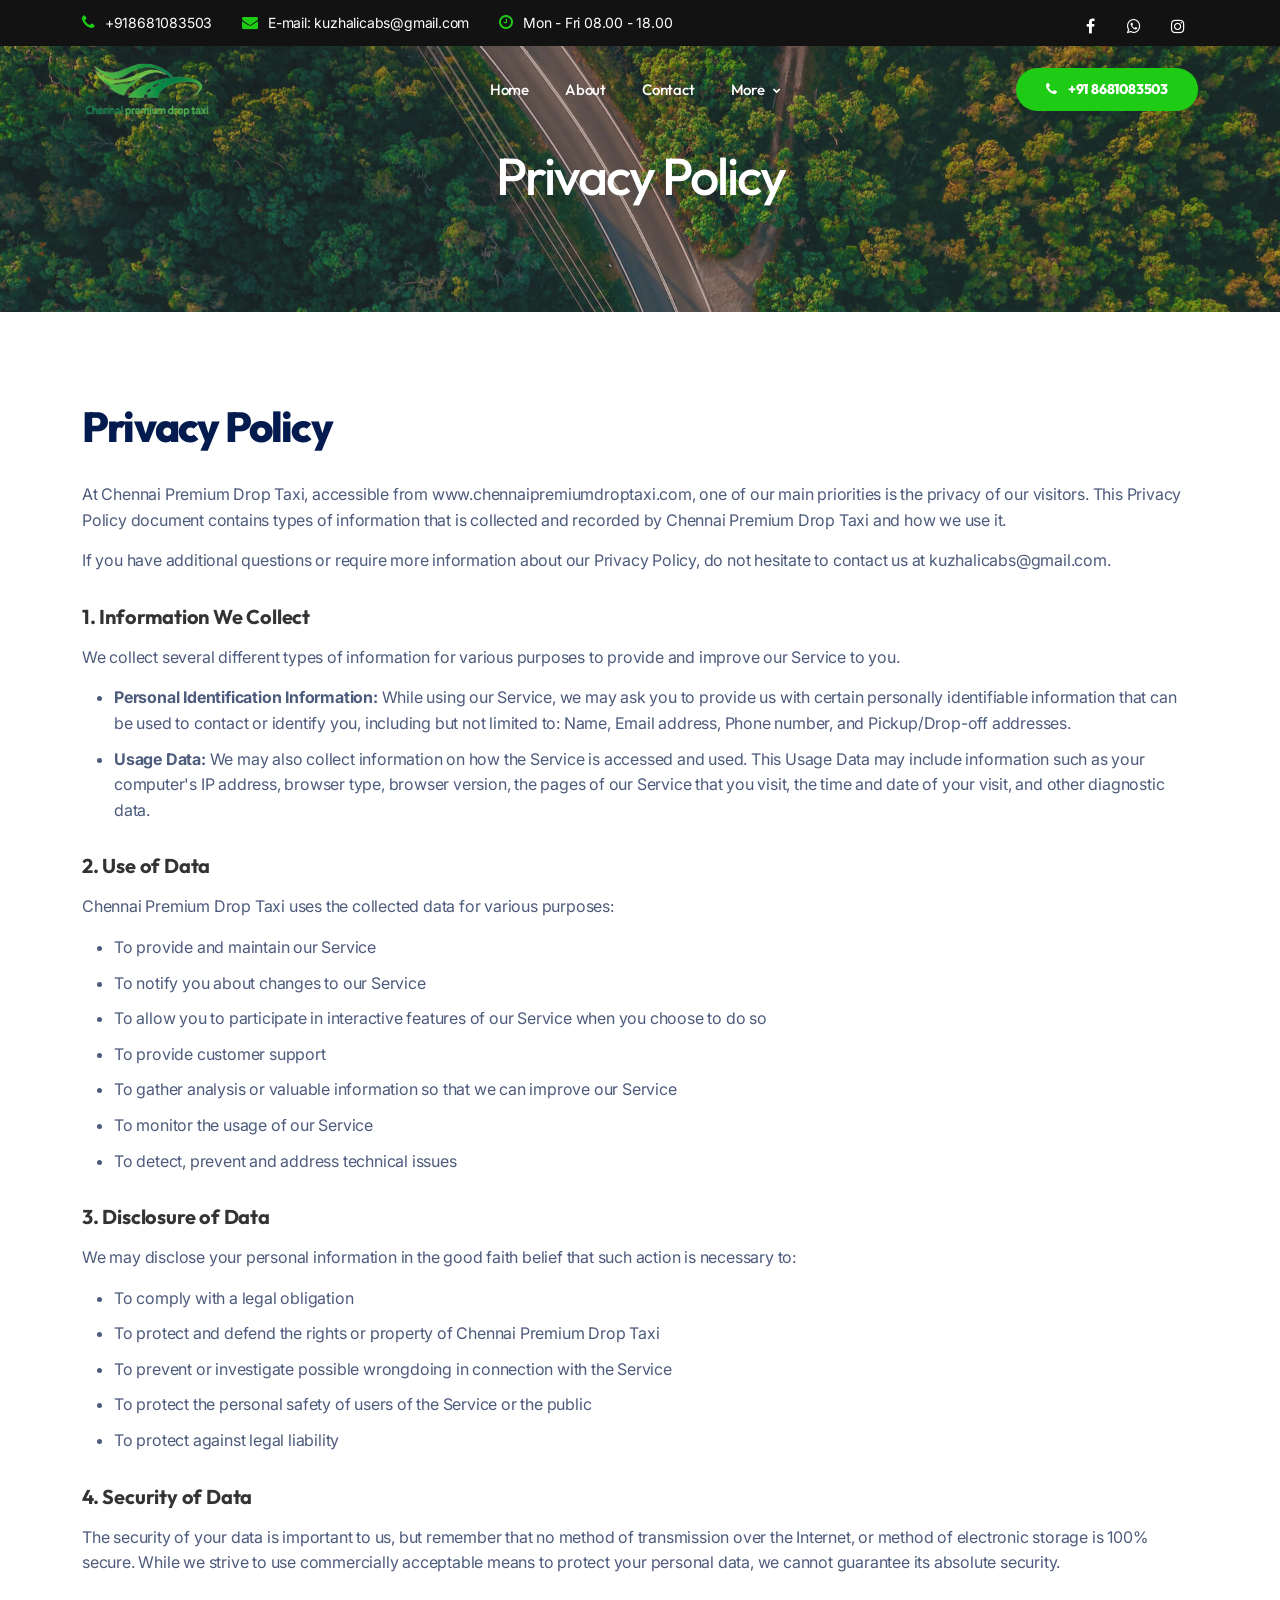
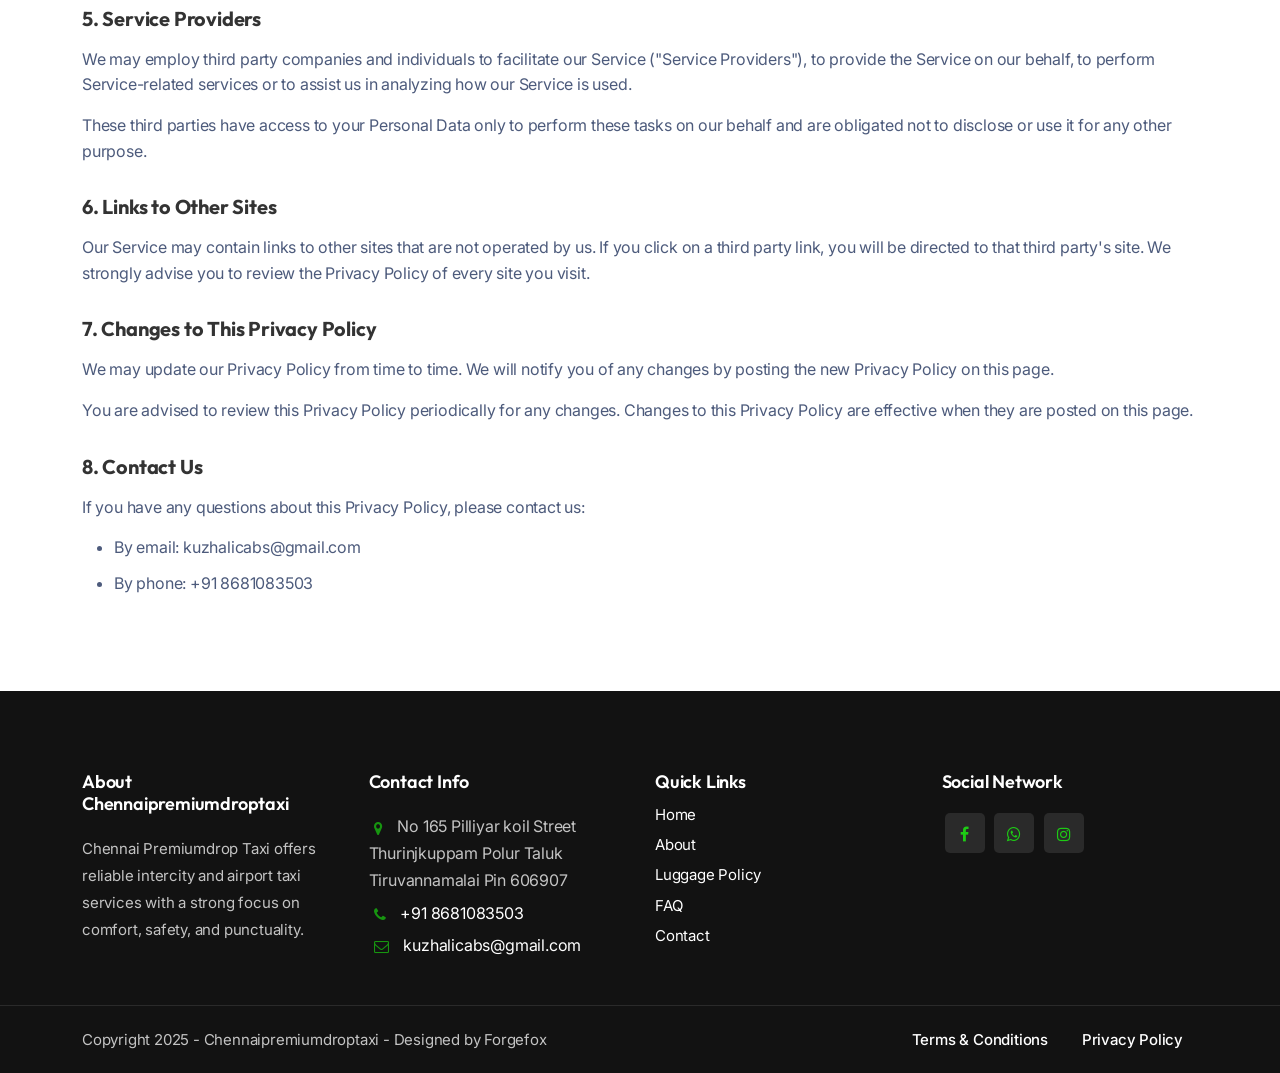
<file: privacy.html>
<!DOCTYPE html>
<html lang="zxx">

<head>
    <title>Privacy Policy | Chennai Premium Drop Taxi</title>
    <link rel="icon" href="images/logo.png" type="image/gif" sizes="16x16">
    <meta content="text/html;charset=utf-8" http-equiv="Content-Type">
    <meta content="width=device-width, initial-scale=1.0" name="viewport">
    <meta
        content="Read our privacy policy to understand how Chennai Premium Drop Taxi collects, uses, and protects your personal information."
        name="description">
    <meta content="privacy policy, data protection, taxi service privacy, chennai drop taxi policy" name="keywords">
    <meta content="Chennai Premium Drop Taxi" name="author">

    <!-- CSS Files
    ================================================== -->
    <link href="css/bootstrap.min.css" rel="stylesheet" type="text/css" id="bootstrap">
    <link href="css/mdb.min.css" rel="stylesheet" type="text/css" id="mdb">
    <link href="css/plugins.css" rel="stylesheet" type="text/css">
    <link href="css/style.css" rel="stylesheet" type="text/css">
    <link href="css/coloring.css" rel="stylesheet" type="text/css">
    <!-- color scheme -->
    <link id="colors" href="css/colors/scheme-01.css" rel="stylesheet" type="text/css">

    <style>
        .container-scroll-bar p {
            margin-bottom: 15px;
            font-size: 16px;
            line-height: 1.6;
        }

        .container-scroll-bar h4 {
            margin-top: 30px;
            margin-bottom: 15px;
            color: #333;
            font-weight: 700;
        }

        .container-scroll-bar ul {
            margin-bottom: 20px;
        }

        .container-scroll-bar ul li {
            margin-bottom: 10px;
            font-size: 16px;
            line-height: 1.6;
        }

        .container-section h2 {
            margin-bottom: 30px;
            font-weight: 800;
        }

        @media (max-width: 768px) {

            .container-scroll-bar p,
            .container-scroll-bar ul li {
                font-size: 14px;
            }

            .container-section h2 {
                font-size: 24px;
            }
        }
    </style>
</head>

<body>
    <div id="wrapper">
        <!-- page preloader begin -->
        <div id="de-preloader"></div>
        <!-- page preloader close -->

        <!-- header begin -->
        <header class="transparent scroll-light has-topbar">
            <div id="topbar" class="topbar-dark text-light">
                <div class="container">
                    <div class="topbar-left xs-hide">
                        <div class="topbar-widget">
                            <div class="topbar-widget"><a href="tel:8681083503"><i
                                        class="fa fa-phone"></i>+918681083503</a>
                            </div>
                            <div class="topbar-widget"><a href="mailto:kuzhalicabs@gmail.com"><i
                                        class="fa fa-envelope"></i>E-mail:
                                    kuzhalicabs@gmail.com</a></div>
                            <div class="topbar-widget"><a href="#"><i class="fa fa-clock-o"></i>Mon - Fri 08.00 -
                                    18.00</a></div>
                        </div>
                    </div>

                    <div class="topbar-right">
                        <div class="social-icons">
                            <a href="#"><i class="fa fa-facebook fa-lg"></i></a>
                            <a href="https://wa.me/918681083503"><i class="fa fa-whatsapp fa-lg"></i></a>
                            <a href="#"><i class="fa fa-instagram fa-lg"></i></a>
                        </div>
                    </div>
                    <div class="clearfix"></div>
                </div>
            </div>
            <div class="container">
                <div class="row">
                    <div class="col-md-12">
                        <div class="de-flex sm-pt10">
                            <div class="de-flex-col">
                                <div id="logo">
                                    <a href="https://chennaipremiumdroptaxi.com/">
                                        <img src="images/logo.png" alt="" style="width: 130px;">
                                    </a>
                                </div>
                            </div>
                            <div class="de-flex-col header-col-mid">
                                <ul id="mainmenu">
                                    <li><a class="menu-item" href="https://chennaipremiumdroptaxi.com/">Home</a></li>
                                    <li><a class="menu-item" href="about">About</a></li>
                                    <li><a class="menu-item" href="contact">Contact</a></li>
                                    <li><a class="menu-item" href="#">More</a>
                                        <ul>
                                            <li><a class="menu-item" href="luggage">Luggage Policy</a></li>
                                            <li><a class="menu-item" href="major_routes">Major Routes</a></li>
                                            <li><a class="menu-item" href="toll_info">Toll Information</a></li>
                                            <li><a class="menu-item" href="faq">FAQ</a></li>
                                        </ul>
                                    </li>
                                </ul>
                            </div>
                            <div class="de-flex-col">
                                <div class="menu_side_area">
                                    <a href="tel:8681083503" class="btn-main"><i class="fa fa-phone me-2"></i>
                                        +91 8681083503</a>
                                    <span id="menu-btn"></span>
                                </div>
                            </div>
                        </div>
                    </div>
                </div>
            </div>
        </header>

        <!-- content begin -->
        <div class="no-bottom no-top zebra" id="content">
            <div id="top"></div>
            <section id="subheader" class="jarallax text-light">
                <img src="images/background/subheader.jpg" class="jarallax-img" alt="">
                <div class="center-y relative text-center">
                    <div class="container">
                        <div class="row">
                            <div class="col-md-12 text-center">
                                <h1>Privacy Policy</h1>
                            </div>
                        </div>
                    </div>
                </div>
            </section>

            <section class="container container-section">
                <div class="row">
                    <div class="col-md-12">
                        <h2>Privacy Policy</h2>
                        <div class="container-scroll-bar">
                            <p>At Chennai Premium Drop Taxi, accessible from www.chennaipremiumdroptaxi.com, one of our
                                main priorities is the privacy of our visitors. This Privacy Policy document contains
                                types of information that is collected and recorded by Chennai Premium Drop Taxi and how
                                we use it.</p>

                            <p>If you have additional questions or require more information about our Privacy Policy, do
                                not hesitate to contact us at kuzhalicabs@gmail.com.</p>

                            <h4>1. Information We Collect</h4>
                            <p>We collect several different types of information for various purposes to provide and
                                improve our Service to you.</p>
                            <ul>
                                <li><strong>Personal Identification Information:</strong> While using our Service, we
                                    may ask you to provide us with certain personally identifiable information that can
                                    be used to contact or identify you, including but not limited to: Name, Email
                                    address, Phone number, and Pickup/Drop-off addresses.</li>
                                <li><strong>Usage Data:</strong> We may also collect information on how the Service is
                                    accessed and used. This Usage Data may include information such as your computer's
                                    IP address, browser type, browser version, the pages of our Service that you visit,
                                    the time and date of your visit, and other diagnostic data.</li>
                            </ul>

                            <h4>2. Use of Data</h4>
                            <p>Chennai Premium Drop Taxi uses the collected data for various purposes:</p>
                            <ul>
                                <li>To provide and maintain our Service</li>
                                <li>To notify you about changes to our Service</li>
                                <li>To allow you to participate in interactive features of our Service when you choose
                                    to do so</li>
                                <li>To provide customer support</li>
                                <li>To gather analysis or valuable information so that we can improve our Service</li>
                                <li>To monitor the usage of our Service</li>
                                <li>To detect, prevent and address technical issues</li>
                            </ul>

                            <h4>3. Disclosure of Data</h4>
                            <p>We may disclose your personal information in the good faith belief that such action is
                                necessary to:</p>
                            <ul>
                                <li>To comply with a legal obligation</li>
                                <li>To protect and defend the rights or property of Chennai Premium Drop Taxi</li>
                                <li>To prevent or investigate possible wrongdoing in connection with the Service</li>
                                <li>To protect the personal safety of users of the Service or the public</li>
                                <li>To protect against legal liability</li>
                            </ul>

                            <h4>4. Security of Data</h4>
                            <p>The security of your data is important to us, but remember that no method of transmission
                                over the Internet, or method of electronic storage is 100% secure. While we strive to
                                use commercially acceptable means to protect your personal data, we cannot guarantee its
                                absolute security.</p>

                            <h4>5. Service Providers</h4>
                            <p>We may employ third party companies and individuals to facilitate our Service ("Service
                                Providers"), to provide the Service on our behalf, to perform Service-related services
                                or to assist us in analyzing how our Service is used.</p>
                            <p>These third parties have access to your Personal Data only to perform these tasks on our
                                behalf and are obligated not to disclose or use it for any other purpose.</p>

                            <h4>6. Links to Other Sites</h4>
                            <p>Our Service may contain links to other sites that are not operated by us. If you click on
                                a third party link, you will be directed to that third party's site. We strongly advise
                                you to review the Privacy Policy of every site you visit.</p>

                            <h4>7. Changes to This Privacy Policy</h4>
                            <p>We may update our Privacy Policy from time to time. We will notify you of any changes by
                                posting the new Privacy Policy on this page.</p>
                            <p>You are advised to review this Privacy Policy periodically for any changes. Changes to
                                this Privacy Policy are effective when they are posted on this page.</p>

                            <h4>8. Contact Us</h4>
                            <p>If you have any questions about this Privacy Policy, please contact us:</p>
                            <ul>
                                <li>By email: kuzhalicabs@gmail.com</li>
                                <li>By phone: +91 8681083503</li>
                            </ul>
                        </div>
                    </div>
                </div>
            </section>
        </div>

        <!-- footer begin -->
        <footer class="text-light">
            <div class="container">
                <div class="row g-custom-x">
                    <div class="col-lg-3">
                        <div class="widget">
                            <h5>About Chennaipremiumdroptaxi</h5>
                            <p>Chennai Premiumdrop Taxi offers reliable intercity and airport taxi services with a
                                strong focus on comfort, safety, and punctuality.</p>
                        </div>
                    </div>

                    <div class="col-lg-3">
                        <div class="widget">
                            <h5>Contact Info</h5>
                            <address class="s1">
                                <span><i class="id-color fa fa-map-marker fa-lg"></i>No 165 Pilliyar koil Street
                                    Thurinjkuppam Polur Taluk Tiruvannamalai Pin 606907</span>
                                <span><i class="id-color fa fa-phone fa-lg"></i><a href="tel:+918681083503">+91
                                        8681083503</a></span>
                                <span><i class="id-color fa fa-envelope-o fa-lg"></i><a
                                        href="mailto:kuzhalicabs@gmail.com">kuzhalicabs@gmail.com</a></span>
                            </address>
                        </div>
                    </div>

                    <div class="col-lg-3">
                        <h5>Quick Links</h5>
                        <div class="widget">
                            <ul>
                                <li><a href="https://chennaipremiumdroptaxi.com/">Home</a></li>
                                <li><a href="about">About</a></li>
                                <li><a href="luggage">Luggage Policy</a></li>
                                <li><a href="faq">FAQ</a></li>
                                <li><a href="contact">Contact</a></li>
                            </ul>
                        </div>
                    </div>

                    <div class="col-lg-3">
                        <div class="widget">
                            <h5>Social Network</h5>
                            <div class="social-icons">
                                <a href="#"><i class="fa fa-facebook fa-lg"></i></a>
                                <a href="https://wa.me/918681083503"><i class="fa fa-whatsapp fa-lg"></i></a>
                                <a href="#"><i class="fa fa-instagram fa-lg"></i></a>
                            </div>
                        </div>
                    </div>
                </div>
            </div>

            <div class="subfooter">
                <div class="container">
                    <div class="row">
                        <div class="col-md-12">
                            <div class="de-flex">
                                <div class="de-flex-col">
                                    Copyright 2025 - Chennaipremiumdroptaxi - Designed by Forgefox
                                </div>
                                <ul class="menu-simple">
                                    <li><a href="terms">Terms &amp; Conditions</a></li>
                                    <li><a href="privacy">Privacy Policy</a></li>
                                </ul>
                            </div>
                        </div>
                    </div>
                </div>
            </div>
        </footer>
    </div>

    <!-- Javascript Files -->
    <script src="js/plugins.js"></script>
    <script src="js/designesia.js"></script>
</body>

</html>
</file>
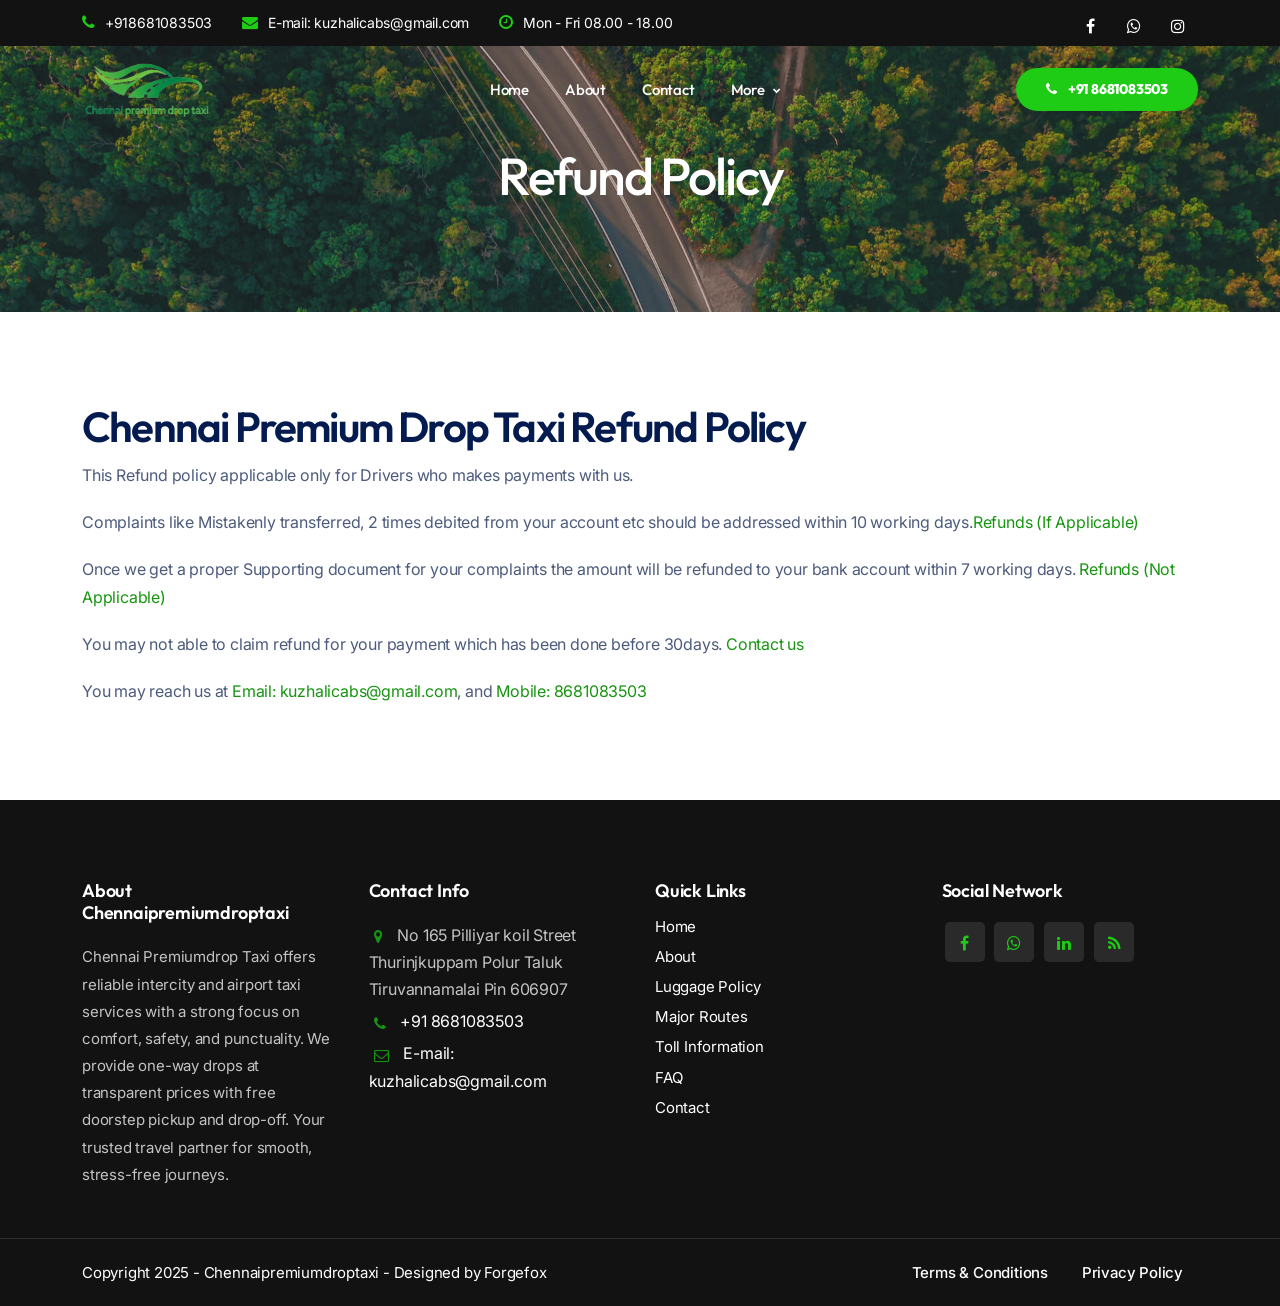
<file: refund.html>
<!DOCTYPE html>
<html lang="zxx">

<head>
    <title>Refund Policy | Chennai Premium Drop Taxi Driver & User Guidelines</title>
    <link rel="icon" href="images/logo.png" type="image/gif" sizes="16x16">
    <meta content="text/html;charset=utf-8" http-equiv="Content-Type">
    <meta content="width=device-width, initial-scale=1.0" name="viewport">
    <meta
        content="Review the refund policy for Chennai Premium Drop Taxi. Understand the conditions for refunds, processing times, and how to raise a dispute for incorrect charges."
        name="description">
    <meta content="taxi refund policy, cab booking refund, driver payment refund, chennai drop taxi refund process"
        name="keywords">
    <meta content="Chennai Premium Drop Taxi" name="author">
    <!-- CSS Files
    ================================================== -->
    <link href="css/bootstrap.min.css" rel="stylesheet" type="text/css" id="bootstrap">
    <link href="css/mdb.min.css" rel="stylesheet" type="text/css" id="mdb">
    <link href="css/plugins.css" rel="stylesheet" type="text/css">
    <link href="css/style.css" rel="stylesheet" type="text/css">
    <link href="css/coloring.css" rel="stylesheet" type="text/css">
    <!-- color scheme -->
    <link id="colors" href="css/colors/scheme-01.css" rel="stylesheet" type="text/css">
    <!-- <link rel="stylesheet" href="https://cdnjs.cloudflare.com/ajax/libs/font-awesome/7.0.1/css/all.min.css" integrity="sha512-2SwdPD6INVrV/lHTZbO2nodKhrnDdJK9/kg2XD1r9uGqPo1cUbujc+IYdlYdEErWNu69gVcYgdxlmVmzTWnetw==" crossorigin="anonymous" referrerpolicy="no-referrer" /> -->

    <style>

    </style>

</head>

<body>
    <div id="wrapper">

        <!-- page preloader begin -->
        <div id="de-preloader"></div>
        <!-- page preloader close -->

        <!-- header begin -->
        <header class="transparent scroll-light has-topbar">
            <div id="topbar" class="topbar-dark text-light">
                <div class="container">
                    <div class="topbar-left xs-hide">
                        <div class="topbar-widget">
                            <div class="topbar-widget"><a href="tel:8681083503"><i
                                        class="fa fa-phone"></i>+918681083503</a>
                            </div>
                            <div class="topbar-widget"><a href="mailto:kuzhalicabs@gmail.com"><i
                                        class="fa fa-envelope"></i>E-mail:
                                    kuzhalicabs@gmail.com</a></div>
                            <div class="topbar-widget"><a href="#"><i class="fa fa-clock-o"></i>Mon - Fri 08.00 -
                                    18.00</a></div>
                        </div>
                    </div>

                    <div class="topbar-right">
                        <div class="social-icons">
                            <a href="#"><i class="fa fa-facebook fa-lg"></i></a>
                            <a href="https://wa.me/918681083503"><i class="fa fa-whatsapp fa-lg"></i></a>


                            <a href="#"><i class="fa fa-instagram fa-lg"></i></a>
                        </div>
                    </div>
                    <div class="clearfix"></div>
                </div>
            </div>
            <div class="container">
                <div class="row">
                    <div class="col-md-12">
                        <div class="de-flex sm-pt10">
                            <div class="de-flex-col">
                                <div class="de-flex-col">
                                    <!-- logo begin -->
                                    <div id="logo">
                                        <a href="https://chennaipremiumdroptaxi.com/">
                                            <img src="images/logo.png" alt="" style="width: 130px;">
                                        </a>
                                    </div>
                                    <!-- logo close -->
                                </div>
                            </div>
                            <div class="de-flex-col header-col-mid">
                                <ul id="mainmenu">
                                    <li><a class="menu-item" href="https://chennaipremiumdroptaxi.com/">Home</a></li>
                                    <li><a class="menu-item" href="about">About</a></li>
                                    <li><a class="menu-item" href="contact">Contact</a></li>
                                    <li><a class="menu-item" href="#">More</a>
                                        <ul>
                                            <li><a class="menu-item" href="luggage">Luggage Policy</a></li>
                                            <li><a class="menu-item" href="major_routes">Major Routes</a></li>
                                            <li><a class="menu-item" href="toll_info">Toll Information</a></li>
                                            <li><a class="menu-item" href="faq">FAQ</a></li>
                                            <li><a class="menu-item" href="cancellation">Cancellation Policy</a>
                                            </li>
                                            <li><a class="menu-item" href="refund">Refund Policy</a></li>
                                        </ul>
                                    </li>

                                </ul>
                            </div>
                            <div class="de-flex-col">
                                <div class="menu_side_area">
                                    <a href="tel:8681083503" class="btn-main"><i class="fa fa-phone me-2"></i>
                                        +91 8681083503</a>
                                    <span id="menu-btn"></span>
                                </div>
                            </div>
                        </div>
                    </div>
                </div>
            </div>
        </header>
        <!-- header close -->
        <!-- content begin -->
        <div class="no-bottom no-top zebra" id="content">
            <div id="top"></div>

            <!-- section begin -->
            <section id="subheader" class="jarallax text-light">
                <img src="images/background/subheader.jpg" class="jarallax-img" alt="">
                <div class="center-y relative text-center">
                    <div class="container">
                        <div class="row">
                            <div class="col-md-12 text-center">
                                <h1>Refund Policy</h1>
                            </div>
                            <div class="clearfix"></div>
                        </div>
                    </div>
                </div>
            </section>
            <!-- section close -->

            <section class=" container">
                <div class="refund-policy">
                    <h2>Chennai Premium Drop Taxi Refund Policy</h2>
                    <p>This Refund policy applicable only for Drivers who makes payments with us.</p>
                    <p>
                        Complaints like Mistakenly transferred, 2 times debited from your account etc should be
                        addressed within 10 working days.<a href="refund">Refunds (If Applicable)</a>
                    </p>
                    <p>Once we get a proper Supporting document for your complaints the amount will be refunded to your
                        bank account within 7 working days. <a href="refund">Refunds (Not Applicable)</a></p>
                    <p>
                    <p>You may not able to claim refund for your payment which has been done before 30days. <a
                            href="contact">Contact us</a></p>
                    <p>You may reach us at <a href="mailto:kuzhalicabs@gmail.com">Email: kuzhalicabs@gmail.com</a>, and
                        <a href="tel:8681083503">Mobile: 8681083503</a>
                    </p>
                    </p>
                </div>
            </section>

        </div>
        <!-- content close -->

        <a href="#" id="back-to-top"></a>

        <!-- footer begin -->
        <footer class="text-light">
            <div class="container">
                <div class="row g-custom-x">
                    <div class="col-lg-3">
                        <div class="widget">
                            <h5>About Chennaipremiumdroptaxi</h5>
                            <p>Chennai Premiumdrop Taxi offers reliable intercity and airport taxi services with a
                                strong focus on
                                comfort,
                                safety, and punctuality.
                                We provide one-way drops at transparent prices with free doorstep pickup and drop-off.
                                Your trusted travel partner for smooth, stress-free journeys.</p>
                        </div>
                    </div>

                    <div class="col-lg-3">
                        <div class="widget">
                            <h5>Contact Info</h5>
                            <address class="s1">
                                <span><i class="id-color fa fa-map-marker fa-lg"></i>No 165 Pilliyar koil Street
                                    Thurinjkuppam
                                    Polur Taluk
                                    Tiruvannamalai
                                    Pin 606907</span>
                                <span><i class="id-color fa fa-phone fa-lg"></i><a href="tel:+918681083503">+91
                                        8681083503</a></span>
                                <span><i class="id-color fa fa-envelope-o fa-lg"></i><a
                                        href="mailto:contact@example.com">E-mail:
                                        kuzhalicabs@gmail.com</a></span>
                                <!-- <span><i class="id-color fa fa-file-pdf-o fa-lg"></i><a href="#">Download Brochure</a></span> -->
                            </address>
                        </div>
                    </div>

                    <div class="col-lg-3">
                        <h5>Quick Links</h5>
                        <div class="row">
                            <div class="col-lg-6">
                                <div class="widget">
                                    <ul>
                                        <li><a href="https://chennaipremiumdroptaxi.com/">Home</a></li>
                                        <li><a href="about">About</a></li>
                                        <li><a href="luggage">Luggage Policy</a></li>
                                        <li><a href="major_routes">Major Routes</a></li>
                                        <li><a href="toll_info">Toll Information</a></li>
                                        <li><a href="faq">FAQ</a></li>
                                        <li><a href="contact">Contact</a></li>
                                    </ul>
                                </div>
                            </div>
                        </div>
                    </div>

                    <div class="col-lg-3">
                        <div class="widget">
                            <h5>Social Network</h5>
                            <div class="social-icons">
                                <a href="#"><i class="fa fa-facebook fa-lg"></i></a>
                                <a href="https://wa.me/918681083503"><i class="fa fa-whatsapp fa-lg"></i></a>
                                <a href="#"><i class="fa fa-linkedin fa-lg"></i></a>

                                <a href="#"><i class="fa fa-rss fa-lg"></i></a>
                            </div>
                        </div>
                    </div>
                </div>
            </div>

            <div class="subfooter">
                <div class="container">
                    <div class="row">
                        <div class="col-md-12">
                            <div class="de-flex">
                                <div class="de-flex-col">
                                    <a href="https://chennaipremiumdroptaxi.com/">
                                        Copyright 2025 - Chennaipremiumdroptaxi - Designed by Forgefox
                                    </a>
                                </div>
                                <ul class="menu-simple">
                                    <li><a href="terms">Terms &amp; Conditions</a></li>
                                    <li><a href="privacy">Privacy Policy</a></li>
                                </ul>
                            </div>
                        </div>
                    </div>
                </div>
            </div>

        </footer>
        <!-- footer close -->

    </div>


    <!-- Javascript Files
    ================================================== -->
    <script src="js/plugins.js"></script>
    <script src="js/designesia.js"></script>



</body>

</html>
</file>
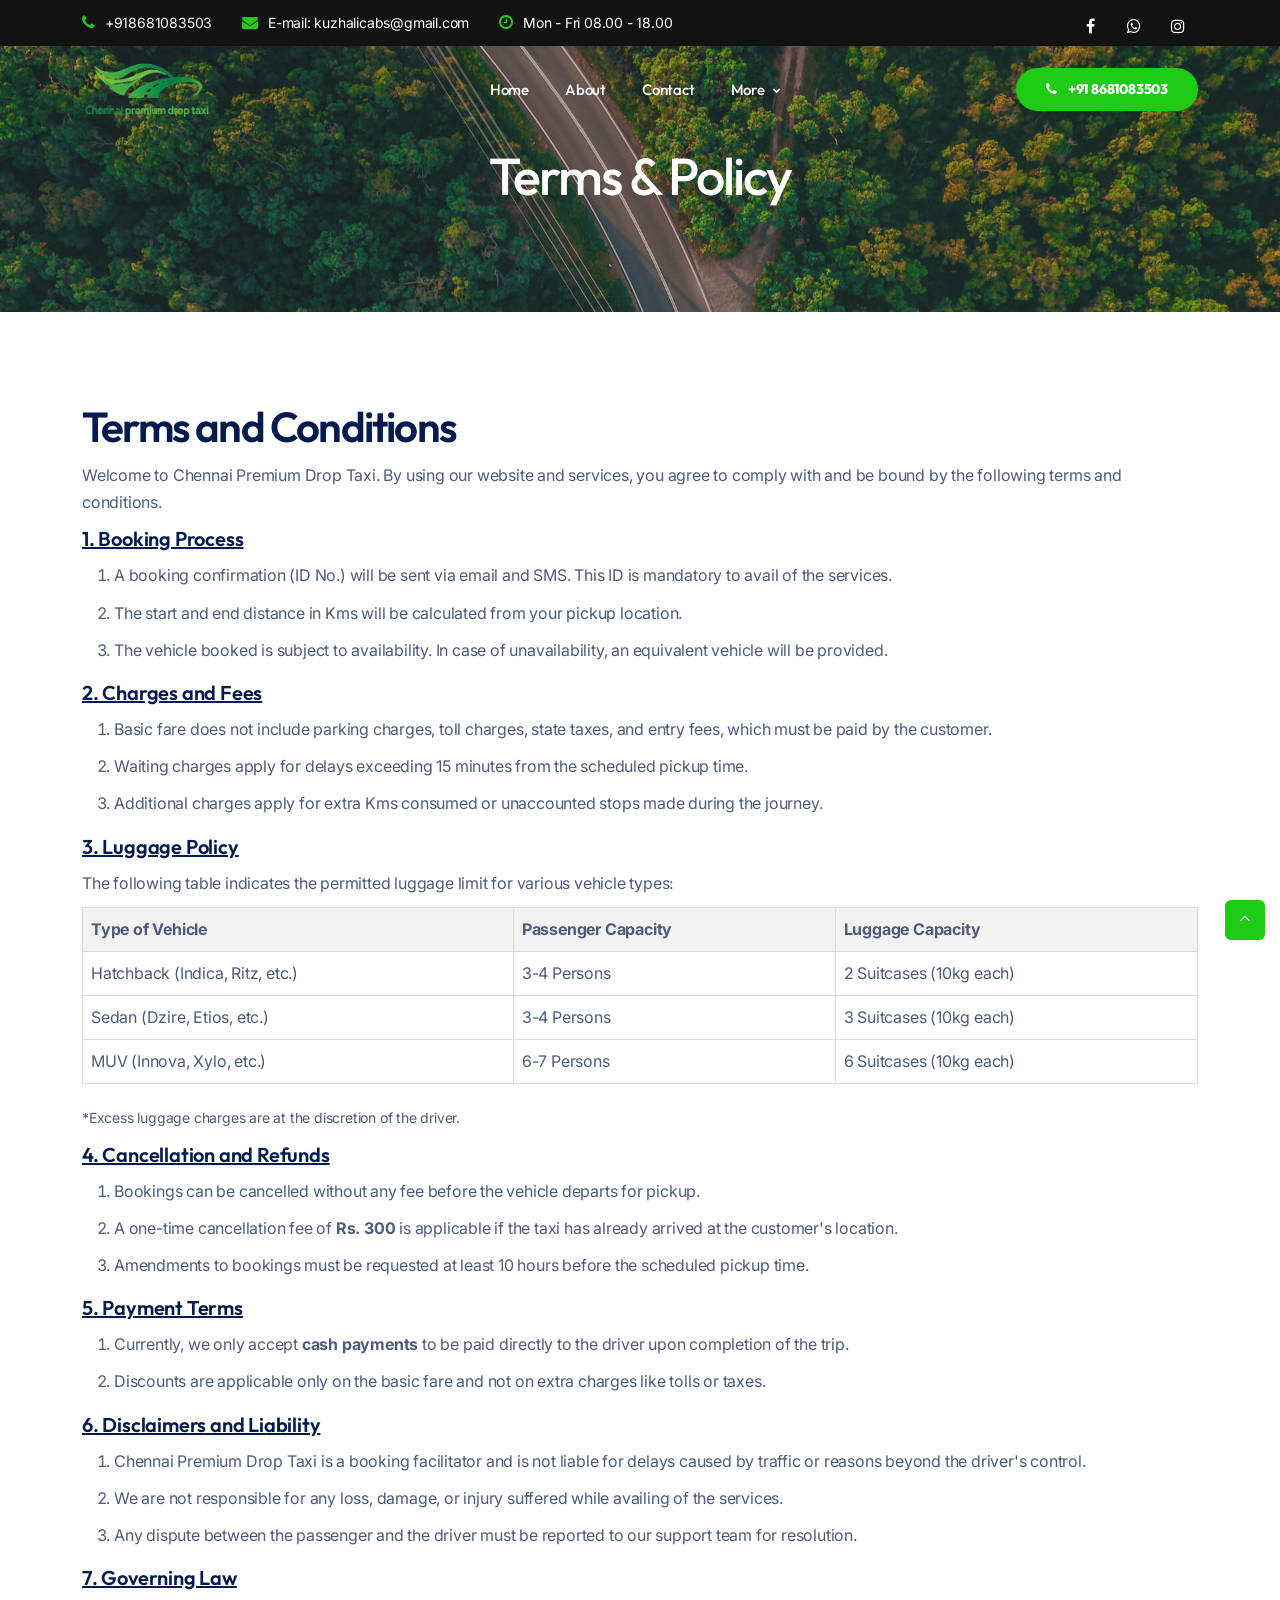
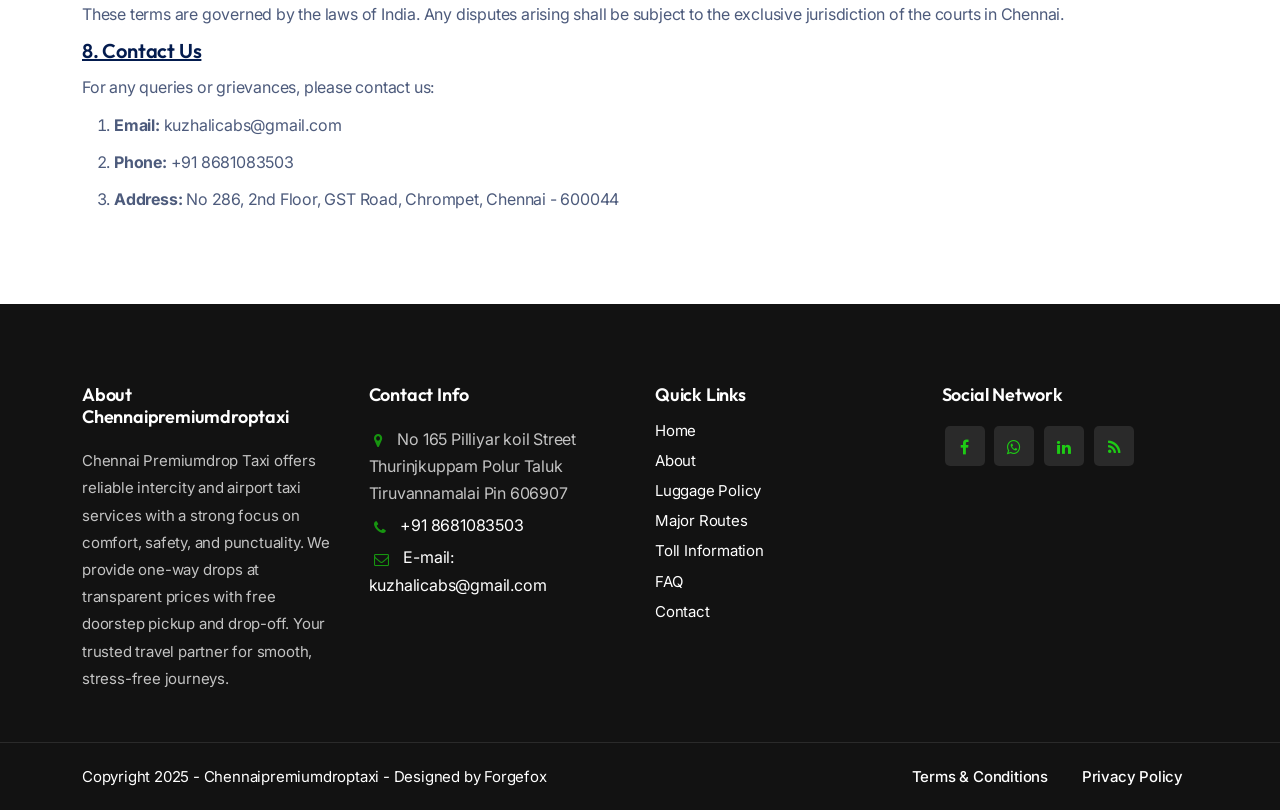
<file: terms.html>
<!DOCTYPE html>
<html lang="zxx">

<head>
    <title>Terms and Conditions | Chennai Premium Drop Taxi Policies</title>
    <link rel="icon" href="images/logo.png" type="image/gif" sizes="16x16">
    <meta content="text/html;charset=utf-8" http-equiv="Content-Type">
    <meta content="width=device-width, initial-scale=1.0" name="viewport">
    <meta
        content="Read the terms and conditions for using Chennai Premium Drop Taxi services. Understand our booking policies, cancellation rules, and your rights as a passenger."
        name="description">
    <meta content="terms and conditions, taxi booking policies, chennai drop taxi terms, outstation cab rules"
        name="keywords">
    <meta content="Chennai Premium Drop Taxi" name="author">
    <!-- CSS Files
    ================================================== -->
    <link href="css/bootstrap.min.css" rel="stylesheet" type="text/css" id="bootstrap">
    <link href="css/mdb.min.css" rel="stylesheet" type="text/css" id="mdb">
    <link href="css/plugins.css" rel="stylesheet" type="text/css">
    <link href="css/style.css" rel="stylesheet" type="text/css">
    <link href="css/coloring.css" rel="stylesheet" type="text/css">
    <!-- color scheme -->
    <link id="colors" href="css/colors/scheme-01.css" rel="stylesheet" type="text/css">
    <!-- <link rel="stylesheet" href="https://cdnjs.cloudflare.com/ajax/libs/font-awesome/7.0.1/css/all.min.css" integrity="sha512-2SwdPD6INVrV/lHTZbO2nodKhrnDdJK9/kg2XD1r9uGqPo1cUbujc+IYdlYdEErWNu69gVcYgdxlmVmzTWnetw==" crossorigin="anonymous" referrerpolicy="no-referrer" /> -->

    <style>
        .container-scroll-bar p {
            margin-bottom: 10px;
            font-size: 16px;
        }

        .container-scroll-bar h4 {
            margin-bottom: 10px;
            text-decoration: underline;
        }

        .container-scroll-bar ul li {
            margin-bottom: 10px;
            list-style: decimal;
            list-style-type: decimal;
            font-size: 16px;
        }

        table {
            width: 100%;
            border-collapse: collapse;
            margin-bottom: 20px;
        }

        table th,
        table td {
            border: 1px solid #ddd;
            padding: 8px;
            font-size: 16px;
            /* text-align: center; */
        }

        table th {
            background-color: #f2f2f2;
        }

        .container-section h4 {
            margin-top: 10px;
        }

        @media (max-width: 768px) {
            .container-section h4 {
                margin-top: 5px;
                font-size: 16px;
            }

            .container-section h2 {
                font-size: 28px;
            }

            .container-scroll-bar p {
                font-size: 14px;
            }

            .container-scroll-bar ul li {
                font-size: 14px;
            }

            table th,
            table td {
                font-size: 14px;
            }
        }
    </style>

</head>

<body>
    <div id="wrapper">

        <!-- page preloader begin -->
        <div id="de-preloader"></div>
        <!-- page preloader close -->

        <!-- header begin -->
        <header class="transparent scroll-light has-topbar">
            <div id="topbar" class="topbar-dark text-light">
                <div class="container">
                    <div class="topbar-left xs-hide">
                        <div class="topbar-widget">
                            <div class="topbar-widget"><a href="tel:8681083503"><i
                                        class="fa fa-phone"></i>+918681083503</a>
                            </div>
                            <div class="topbar-widget"><a href="mailto:kuzhalicabs@gmail.com"><i
                                        class="fa fa-envelope"></i>E-mail:
                                    kuzhalicabs@gmail.com</a></div>
                            <div class="topbar-widget"><a href="#"><i class="fa fa-clock-o"></i>Mon - Fri 08.00 -
                                    18.00</a></div>
                        </div>
                    </div>

                    <div class="topbar-right">
                        <div class="social-icons">
                            <a href="#"><i class="fa fa-facebook fa-lg"></i></a>
                            <a href="https://wa.me/918681083503"><i class="fa fa-whatsapp fa-lg"></i></a>


                            <a href="#"><i class="fa fa-instagram fa-lg"></i></a>
                        </div>
                    </div>
                    <div class="clearfix"></div>
                </div>
            </div>
            <div class="container">
                <div class="row">
                    <div class="col-md-12">
                        <div class="de-flex sm-pt10">
                            <div class="de-flex-col">
                                <div class="de-flex-col">
                                    <!-- logo begin -->
                                    <div id="logo">
                                        <a href="https://chennaipremiumdroptaxi.com/">
                                            <img src="images/logo.png" alt="" style="width: 130px;">
                                        </a>
                                    </div>
                                    <!-- logo close -->
                                </div>
                            </div>
                            <div class="de-flex-col header-col-mid">
                                <ul id="mainmenu">
                                    <li><a class="menu-item" href="https://chennaipremiumdroptaxi.com/">Home</a></li>
                                    <li><a class="menu-item" href="about">About</a></li>
                                    <li><a class="menu-item" href="contact">Contact</a></li>
                                    <li><a class="menu-item" href="#">More</a>
                                        <ul>
                                            <li><a class="menu-item" href="luggage">Luggage Policy</a></li>
                                            <li><a class="menu-item" href="major_routes">Major Routes</a></li>
                                            <li><a class="menu-item" href="toll_info">Toll Information</a></li>
                                            <li><a class="menu-item" href="faq">FAQ</a></li>
                                        </ul>
                                    </li>

                                </ul>
                            </div>
                            <div class="de-flex-col">
                                <div class="menu_side_area">
                                    <a href="tel:8681083503" class="btn-main"><i class="fa fa-phone me-2"></i>
                                        +91 8681083503</a>
                                    <span id="menu-btn"></span>
                                </div>
                            </div>
                        </div>
                    </div>
                </div>
            </div>
        </header>
        <!-- header close -->
        <!-- content begin -->
        <div class="no-bottom no-top zebra" id="content">
            <div id="top"></div>

            <!-- section begin -->
            <section id="subheader" class="jarallax text-light">
                <img src="images/background/subheader.jpg" class="jarallax-img" alt="">
                <div class="center-y relative text-center">
                    <div class="container">
                        <div class="row">
                            <div class="col-md-12 text-center">
                                <h1>Terms & Policy</h1>
                            </div>
                            <div class="clearfix"></div>
                        </div>
                    </div>
                </div>
            </section>
            <!-- section close -->

            <section class="container container-section">
                <div class="row">
                    <div class="col-md-12">
                        <h2>Terms and Conditions</h2>
                        <div class="container-scroll-bar">
                            <p>Welcome to Chennai Premium Drop Taxi. By using our website and services, you agree to
                                comply with and be bound by the following terms and conditions.</p>

                            <h4>1. Booking Process</h4>
                            <ul>
                                <li>A booking confirmation (ID No.) will be sent via email and SMS. This ID is mandatory
                                    to avail of the services.</li>
                                <li>The start and end distance in Kms will be calculated from your pickup location.</li>
                                <li>The vehicle booked is subject to availability. In case of unavailability, an
                                    equivalent vehicle will be provided.</li>
                            </ul>

                            <h4>2. Charges and Fees</h4>
                            <ul>
                                <li>Basic fare does not include parking charges, toll charges, state taxes, and entry
                                    fees, which must be paid by the customer.</li>
                                <li>Waiting charges apply for delays exceeding 15 minutes from the scheduled pickup
                                    time.</li>
                                <li>Additional charges apply for extra Kms consumed or unaccounted stops made during the
                                    journey.</li>
                            </ul>

                            <h4>3. Luggage Policy</h4>
                            <p>The following table indicates the permitted luggage limit for various vehicle types:</p>
                            <table>
                                <thead>
                                    <tr>
                                        <th>Type of Vehicle</th>
                                        <th>Passenger Capacity</th>
                                        <th>Luggage Capacity</th>
                                    </tr>
                                </thead>
                                <tbody>
                                    <tr>
                                        <td>Hatchback (Indica, Ritz, etc.)</td>
                                        <td>3-4 Persons</td>
                                        <td>2 Suitcases (10kg each)</td>
                                    </tr>
                                    <tr>
                                        <td>Sedan (Dzire, Etios, etc.)</td>
                                        <td>3-4 Persons</td>
                                        <td>3 Suitcases (10kg each)</td>
                                    </tr>
                                    <tr>
                                        <td>MUV (Innova, Xylo, etc.)</td>
                                        <td>6-7 Persons</td>
                                        <td>6 Suitcases (10kg each)</td>
                                    </tr>
                                </tbody>
                            </table>
                            <p><small>*Excess luggage charges are at the discretion of the driver.</small></p>

                            <h4>4. Cancellation and Refunds</h4>
                            <ul>
                                <li>Bookings can be cancelled without any fee before the vehicle departs for pickup.
                                </li>
                                <li>A one-time cancellation fee of <strong>Rs. 300</strong> is applicable if the taxi
                                    has already arrived at the customer's location.</li>
                                <li>Amendments to bookings must be requested at least 10 hours before the scheduled
                                    pickup time.</li>
                            </ul>

                            <h4>5. Payment Terms</h4>
                            <ul>
                                <li>Currently, we only accept <strong>cash payments</strong> to be paid directly to the
                                    driver upon completion of the trip.</li>
                                <li>Discounts are applicable only on the basic fare and not on extra charges like tolls
                                    or taxes.</li>
                            </ul>

                            <h4>6. Disclaimers and Liability</h4>
                            <ul>
                                <li>Chennai Premium Drop Taxi is a booking facilitator and is not liable for delays
                                    caused by traffic or reasons beyond the driver's control.</li>
                                <li>We are not responsible for any loss, damage, or injury suffered while availing of
                                    the services.</li>
                                <li>Any dispute between the passenger and the driver must be reported to our support
                                    team for resolution.</li>
                            </ul>

                            <h4>7. Governing Law</h4>
                            <p>These terms are governed by the laws of India. Any disputes arising shall be subject to
                                the exclusive jurisdiction of the courts in Chennai.</p>

                            <h4>8. Contact Us</h4>
                            <p>For any queries or grievances, please contact us:</p>
                            <ul>
                                <li><strong>Email:</strong> kuzhalicabs@gmail.com</li>
                                <li><strong>Phone:</strong> +91 8681083503</li>
                                <li><strong>Address:</strong> No 286, 2nd Floor, GST Road, Chrompet, Chennai - 600044
                                </li>
                            </ul>
                        </div>
                    </div>
                </div>
            </section>



        </div>
        <!-- content close -->

        <a href="#" id="back-to-top"></a>

        <!-- footer begin -->
        <footer class="text-light">
            <div class="container">
                <div class="row g-custom-x">
                    <div class="col-lg-3">
                        <div class="widget">
                            <h5>About Chennaipremiumdroptaxi</h5>
                            <p>Chennai Premiumdrop Taxi offers reliable intercity and airport taxi services with a
                                strong focus on
                                comfort,
                                safety, and punctuality.
                                We provide one-way drops at transparent prices with free doorstep pickup and drop-off.
                                Your trusted travel partner for smooth, stress-free journeys.</p>
                        </div>
                    </div>

                    <div class="col-lg-3">
                        <div class="widget">
                            <h5>Contact Info</h5>
                            <address class="s1">
                                <span><i class="id-color fa fa-map-marker fa-lg"></i>No 165 Pilliyar koil Street
                                    Thurinjkuppam
                                    Polur Taluk
                                    Tiruvannamalai
                                    Pin 606907</span>
                                <span><i class="id-color fa fa-phone fa-lg"></i><a href="tel:+918681083503">+91
                                        8681083503</a></span>
                                <span><i class="id-color fa fa-envelope-o fa-lg"></i><a
                                        href="mailto:contact@example.com">E-mail:
                                        kuzhalicabs@gmail.com</a></span>
                                <!-- <span><i class="id-color fa fa-file-pdf-o fa-lg"></i><a href="#">Download Brochure</a></span> -->
                            </address>
                        </div>
                    </div>

                    <div class="col-lg-3">
                        <h5>Quick Links</h5>
                        <div class="row">
                            <div class="col-lg-6">
                                <div class="widget">
                                    <ul>
                                        <li><a href="https://chennaipremiumdroptaxi.com/">Home</a></li>
                                        <li><a href="about">About</a></li>
                                        <li><a href="luggage">Luggage Policy</a></li>
                                        <li><a href="major_routes">Major Routes</a></li>
                                        <li><a href="toll_info">Toll Information</a></li>
                                        <li><a href="faq">FAQ</a></li>
                                        <li><a href="contact">Contact</a></li>
                                    </ul>
                                </div>
                            </div>
                        </div>
                    </div>

                    <div class="col-lg-3">
                        <div class="widget">
                            <h5>Social Network</h5>
                            <div class="social-icons">
                                <a href="#"><i class="fa fa-facebook fa-lg"></i></a>
                                <a href="https://wa.me/918681083503"><i class="fa fa-whatsapp fa-lg"></i></a>
                                <a href="#"><i class="fa fa-linkedin fa-lg"></i></a>

                                <a href="#"><i class="fa fa-rss fa-lg"></i></a>
                            </div>
                        </div>
                    </div>
                </div>
            </div>

            <div class="subfooter">
                <div class="container">
                    <div class="row">
                        <div class="col-md-12">
                            <div class="de-flex">
                                <div class="de-flex-col">
                                    <a href="https://chennaipremiumdroptaxi.com/">
                                        Copyright 2025 - Chennaipremiumdroptaxi - Designed by Forgefox
                                    </a>
                                </div>
                                <ul class="menu-simple">
                                    <li><a href="terms">Terms &amp; Conditions</a></li>
                                    <li><a href="privacy">Privacy Policy</a></li>
                                </ul>
                            </div>
                        </div>
                    </div>
                </div>
            </div>

        </footer>
        <!-- footer close -->

    </div>


    <!-- Javascript Files
    ================================================== -->
    <script src="js/plugins.js"></script>
    <script src="js/designesia.js"></script>



</body>

</html>
</file>
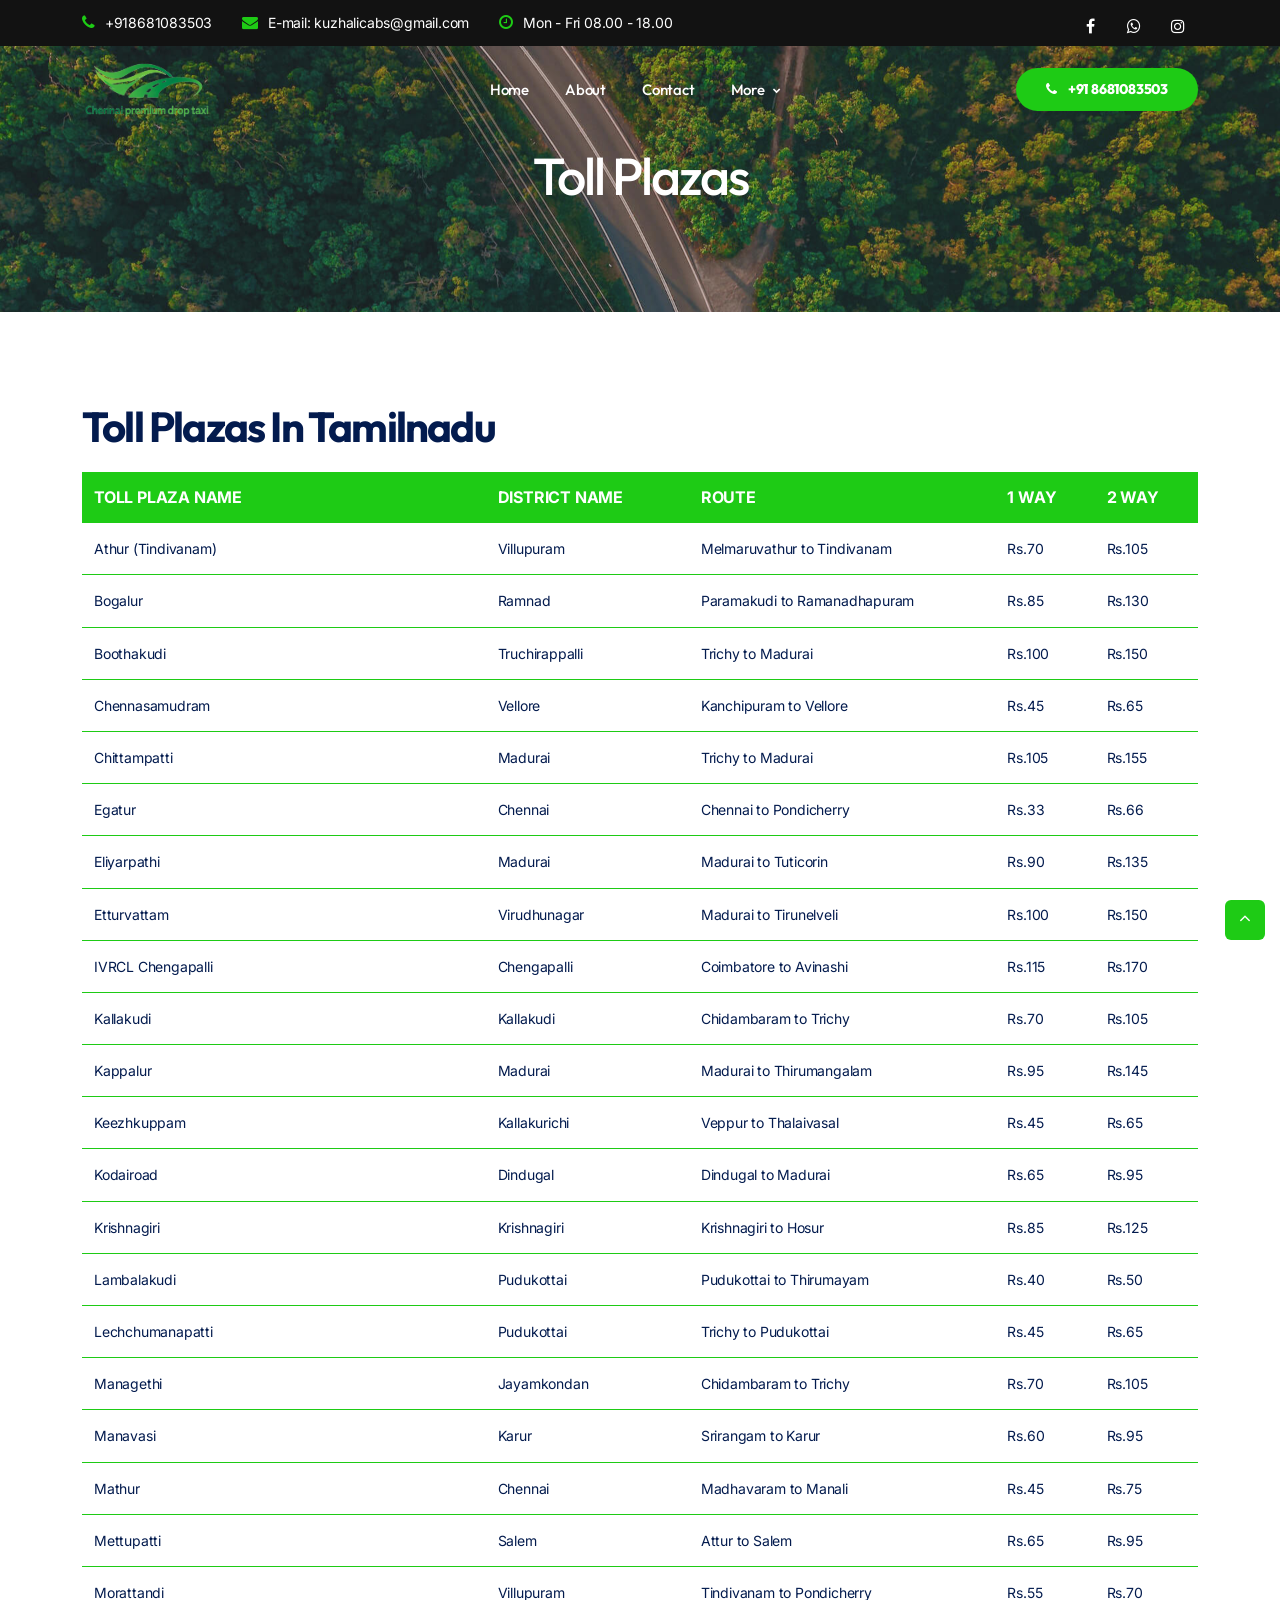
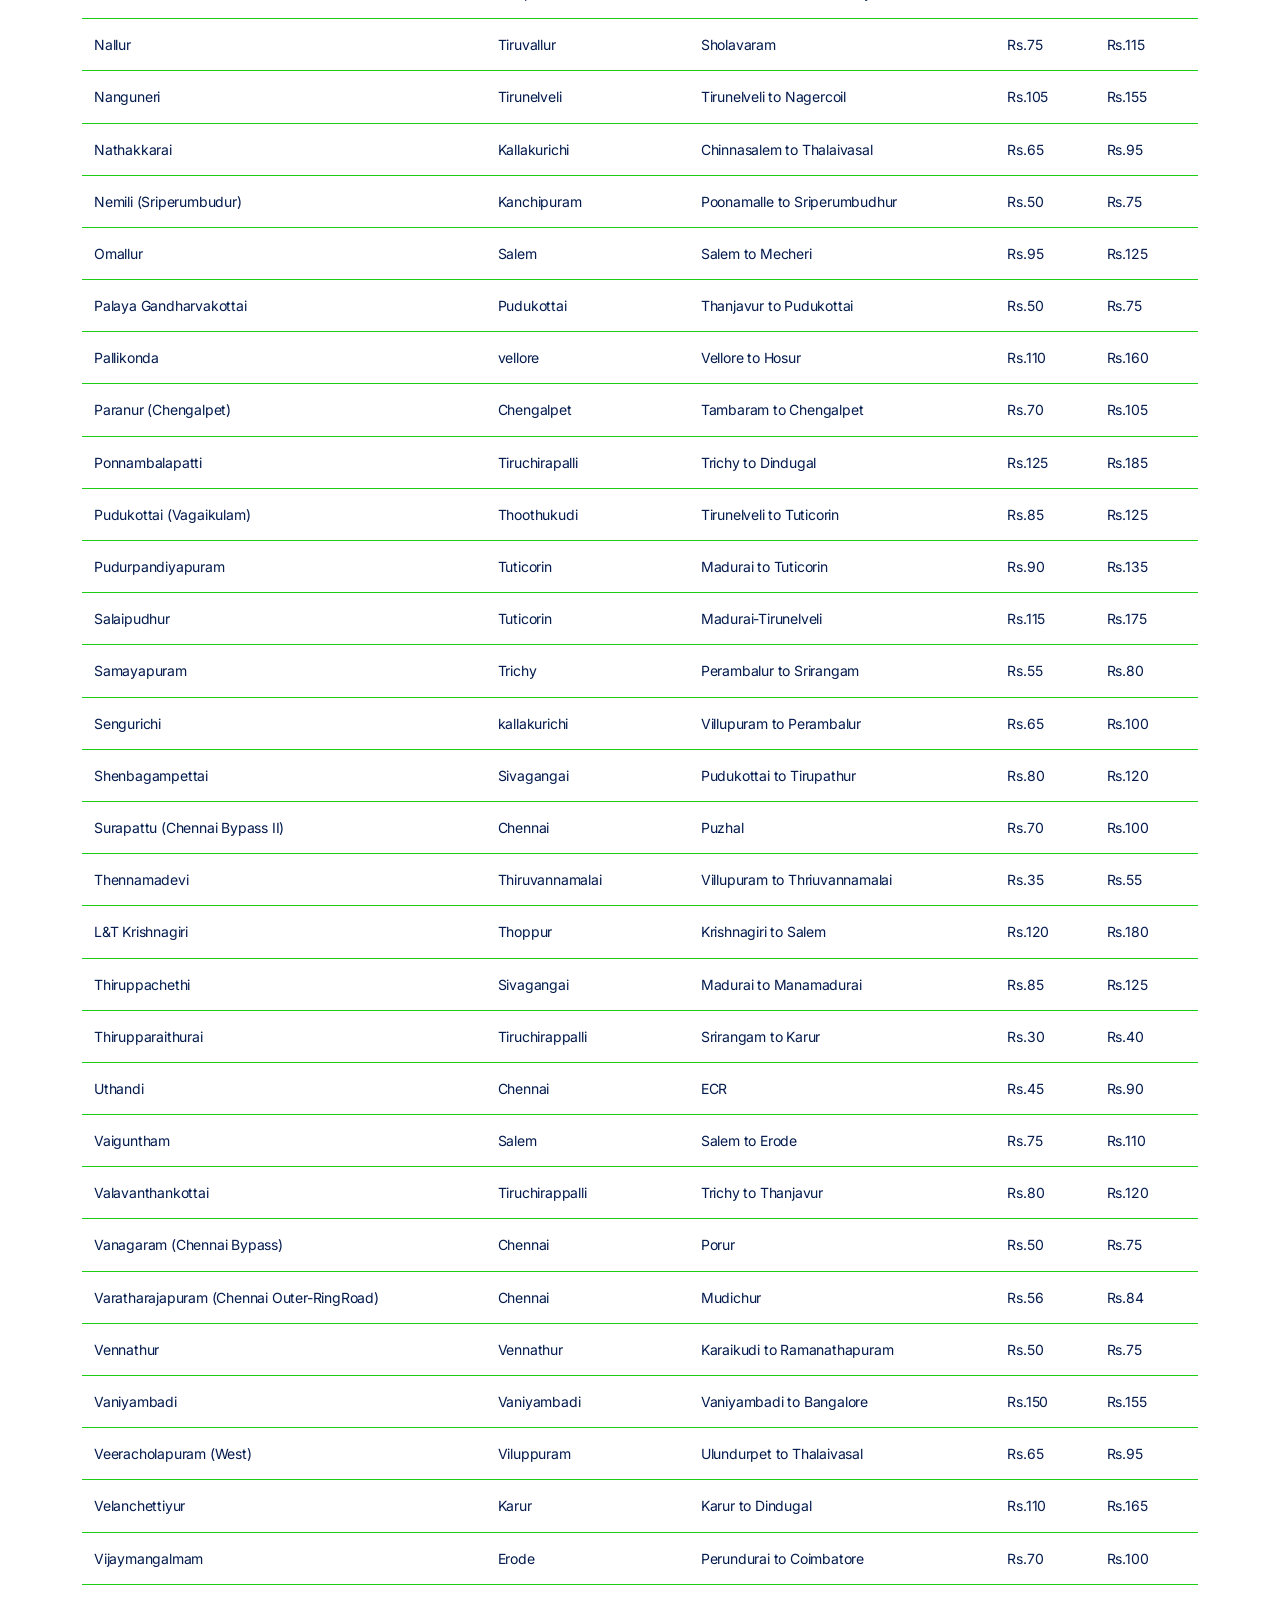
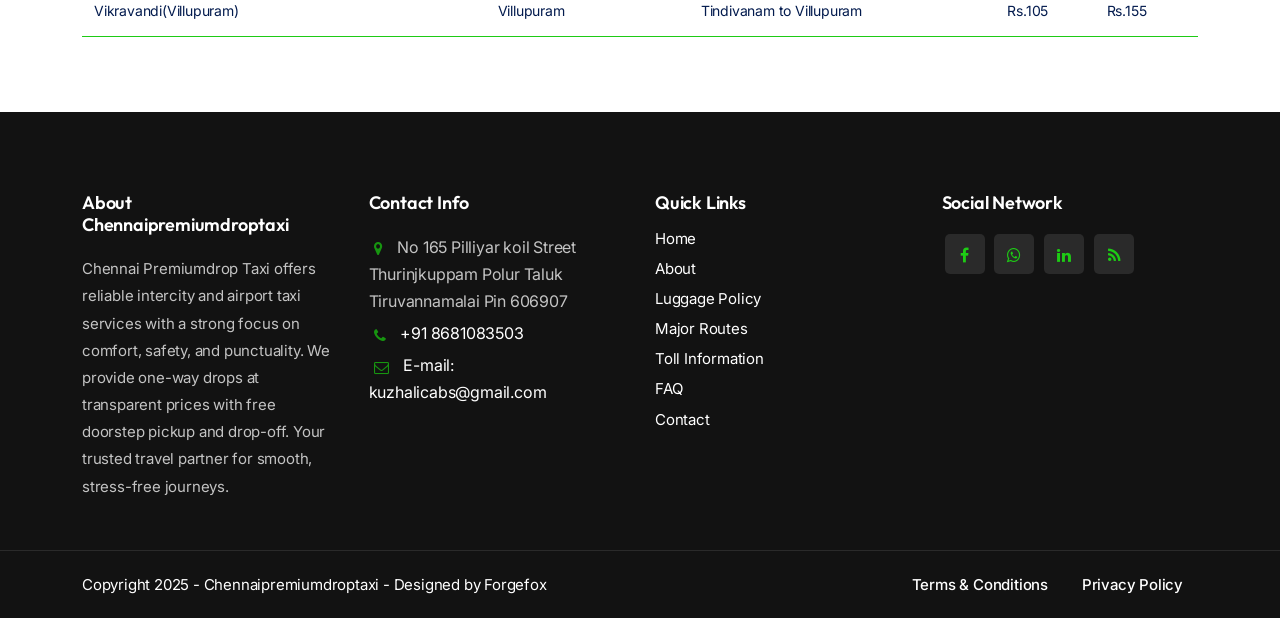
<file: toll_info.html>
<!DOCTYPE html>
<html lang="zxx">

<head>
  <title>Toll & Parking Information | Chennai Premium Drop Taxi Transparent Pricing</title>
  <link rel="icon" href="images/logo.png" type="image/gif" sizes="16x16">
  <meta content="text/html;charset=utf-8" http-equiv="Content-Type">
  <meta content="width=device-width, initial-scale=1.0" name="viewport">
  <meta
    content="Understand how toll and parking charges are handled for your trip with Chennai Premium Drop Taxi. Transparent pricing with no hidden costs for a stress-free travel experience."
    name="description">
  <meta content="taxi toll charges, parking fees outstation cab, chennai drop taxi pricing, travel expenses tamil nadu"
    name="keywords">
  <meta content="Chennai Premium Drop Taxi" name="author">
  <!-- CSS Files
    ================================================== -->
  <link href="css/bootstrap.min.css" rel="stylesheet" type="text/css" id="bootstrap">
  <link href="css/mdb.min.css" rel="stylesheet" type="text/css" id="mdb">
  <link href="css/plugins.css" rel="stylesheet" type="text/css">
  <link href="css/style.css" rel="stylesheet" type="text/css">
  <link href="css/coloring.css" rel="stylesheet" type="text/css">
  <!-- color scheme -->
  <link id="colors" href="css/colors/scheme-01.css" rel="stylesheet" type="text/css">
  <!-- <link rel="stylesheet" href="https://cdnjs.cloudflare.com/ajax/libs/font-awesome/7.0.1/css/all.min.css" integrity="sha512-2SwdPD6INVrV/lHTZbO2nodKhrnDdJK9/kg2XD1r9uGqPo1cUbujc+IYdlYdEErWNu69gVcYgdxlmVmzTWnetw==" crossorigin="anonymous" referrerpolicy="no-referrer" /> -->

  <style>
    /* .container {
  width: 95%;
  max-width: 1200px;
  margin: 30px auto;
} */

    .title {
      /* text-align: center; */
      /* font-size: 26px; */
      font-weight: bold;
      margin-bottom: 20px;
    }

    .table-wrapper {
      overflow-x: auto;
    }

    table {
      width: 100%;
      border-collapse: collapse;
      min-width: 900px;
    }

    thead th {
      background-color: #1ECB15;
      color: #ffffff;
      font-weight: bold;
      padding: 12px;
    }

    tbody td {
      padding: 8px 10px;
      border-bottom: 1px solid #1ECB15;
      /* text-align: center; */
      font-size: 14px;
      padding: 12px 0;
      padding-left: 12px;
      color: #031B4E;
    }

    tbody tr:hover {
      background-color: #8ff28a;
      transition: 0.2s;
    }



    /* Responsive */
    @media (max-width: 768px) {
      .title {
        font-size: 22px;
      }
    }

    .table-wrapper {
      overflow-x: auto;
    }
  </style>

</head>

<body>
  <div id="wrapper">

    <!-- page preloader begin -->
    <div id="de-preloader"></div>
    <!-- page preloader close -->

    <!-- header begin -->
    <header class="transparent scroll-light has-topbar">
      <div id="topbar" class="topbar-dark text-light">
        <div class="container">
          <div class="topbar-left xs-hide">
            <div class="topbar-widget">
              <div class="topbar-widget"><a href="tel:8681083503"><i class="fa fa-phone"></i>+918681083503</a>
              </div>
              <div class="topbar-widget"><a href="mailto:kuzhalicabs@gmail.com"><i class="fa fa-envelope"></i>E-mail:
                  kuzhalicabs@gmail.com</a></div>
              <div class="topbar-widget"><a href="#"><i class="fa fa-clock-o"></i>Mon - Fri 08.00 -
                  18.00</a></div>
            </div>
          </div>

          <div class="topbar-right">
            <div class="social-icons">
              <a href="#"><i class="fa fa-facebook fa-lg"></i></a>
              <a href="https://wa.me/918681083503"><i class="fa fa-whatsapp fa-lg"></i></a>


              <a href="#"><i class="fa fa-instagram fa-lg"></i></a>
            </div>
          </div>
          <div class="clearfix"></div>
        </div>
      </div>
      <div class="container">
        <div class="row">
          <div class="col-md-12">
            <div class="de-flex sm-pt10">
              <div class="de-flex-col">
                <div class="de-flex-col">
                  <!-- logo begin -->
                  <div id="logo">
                    <a href="https://chennaipremiumdroptaxi.com/">
                      <img src="images/logo.png" alt="" style="width: 130px;">
                    </a>
                  </div>
                  <!-- logo close -->
                </div>
              </div>
              <div class="de-flex-col header-col-mid">
                <ul id="mainmenu">
                  <li><a class="menu-item" href="https://chennaipremiumdroptaxi.com/">Home</a></li>
                  <li><a class="menu-item" href="about">About</a></li>
                  <li><a class="menu-item" href="contact">Contact</a></li>
                  <li><a class="menu-item" href="#">More</a>
                    <ul>
                      <li><a class="menu-item" href="luggage">Luggage Policy</a></li>
                      <li><a class="menu-item" href="major_routes">Major Routes</a></li>
                      <li><a class="menu-item" href="toll_info">Toll Information</a></li>
                      <li><a class="menu-item" href="faq">FAQ</a></li>
                    </ul>
                  </li>

                </ul>
              </div>
              <div class="de-flex-col">
                <div class="menu_side_area">
                  <a href="tel:8681083503" class="btn-main"><i class="fa fa-phone me-2"></i>
                    +91 8681083503</a>
                  <span id="menu-btn"></span>
                </div>
              </div>
            </div>
          </div>
        </div>
      </div>
    </header>
    <!-- header close -->
    <!-- content begin -->
    <div class="no-bottom no-top zebra" id="content">
      <div id="top"></div>

      <!-- section begin -->
      <section id="subheader" class="jarallax text-light">
        <img src="images/background/subheader.jpg" class="jarallax-img" alt="">
        <div class="center-y relative text-center">
          <div class="container">
            <div class="row">
              <div class="col-md-12 text-center">
                <h1>Toll Plazas</h1>
              </div>
              <div class="clearfix"></div>
            </div>
          </div>
        </div>
      </section>
      <!-- section close -->
      <section>
        <div class="container">
          <h2 class="title">Toll Plazas In Tamilnadu</h2>

          <div class="table-wrapper">
            <table>
              <thead>
                <tr>
                  <th>TOLL PLAZA NAME</th>
                  <th>DISTRICT NAME</th>
                  <th>ROUTE</th>
                  <th>1 WAY</th>
                  <th>2 WAY</th>
                </tr>
              </thead>

              <tbody>
                <tr>
                  <td>Athur (Tindivanam)</td>
                  <td>Villupuram</td>
                  <td>Melmaruvathur to Tindivanam</td>
                  <td>Rs.70</td>
                  <td>Rs.105</td>
                </tr>
                <tr>
                  <td>Bogalur</td>
                  <td>Ramnad</td>
                  <td>Paramakudi to Ramanadhapuram</td>
                  <td>Rs.85</td>
                  <td>Rs.130</td>
                </tr>
                <tr>
                  <td>Boothakudi</td>
                  <td>Truchirappalli</td>
                  <td>Trichy to Madurai</td>
                  <td>Rs.100</td>
                  <td>Rs.150</td>
                </tr>
                <tr>
                  <td>Chennasamudram</td>
                  <td>Vellore</td>
                  <td>Kanchipuram to Vellore</td>
                  <td>Rs.45</td>
                  <td>Rs.65</td>
                </tr>
                <tr>
                  <td>Chittampatti</td>
                  <td>Madurai</td>
                  <td>Trichy to Madurai</td>
                  <td>Rs.105</td>
                  <td>Rs.155</td>
                </tr>
                <tr>
                  <td>Egatur</td>
                  <td>Chennai</td>
                  <td>Chennai to Pondicherry</td>
                  <td>Rs.33</td>
                  <td>Rs.66</td>
                </tr>
                <tr>
                  <td>Eliyarpathi</td>
                  <td>Madurai</td>
                  <td>Madurai to Tuticorin</td>
                  <td>Rs.90</td>
                  <td>Rs.135</td>
                </tr>
                <tr>
                  <td>Etturvattam</td>
                  <td>Virudhunagar </td>
                  <td>Madurai to Tirunelveli</td>
                  <td>Rs.100</td>
                  <td>Rs.150</td>
                </tr>
                <tr>
                  <td>IVRCL Chengapalli</td>
                  <td>Chengapalli</td>
                  <td>Coimbatore to Avinashi</td>
                  <td>Rs.115</td>
                  <td>Rs.170</td>
                </tr>
                <tr>
                  <td>Kallakudi</td>
                  <td>Kallakudi</td>
                  <td>Chidambaram to Trichy</td>
                  <td>Rs.70</td>
                  <td>Rs.105</td>
                </tr>
                <tr>
                  <td>Kappalur</td>
                  <td>Madurai</td>
                  <td>Madurai to Thirumangalam</td>
                  <td>Rs.95</td>
                  <td>Rs.145</td>
                </tr>
                <tr>
                  <td>Keezhkuppam</td>
                  <td>Kallakurichi</td>
                  <td>Veppur to Thalaivasal</td>
                  <td>Rs.45</td>
                  <td>Rs.65</td>
                </tr>
                <tr>
                  <td>Kodairoad</td>
                  <td>Dindugal</td>
                  <td>Dindugal to Madurai</td>
                  <td>Rs.65</td>
                  <td>Rs.95</td>
                </tr>
                <tr>
                  <td>Krishnagiri</td>
                  <td>Krishnagiri</td>
                  <td>Krishnagiri to Hosur</td>
                  <td>Rs.85</td>
                  <td>Rs.125</td>
                </tr>
                <tr>
                  <td>Lambalakudi</td>
                  <td>Pudukottai</td>
                  <td>Pudukottai to Thirumayam</td>
                  <td>Rs.40</td>
                  <td>Rs.50</td>
                </tr>
                <tr>
                  <td>Lechchumanapatti</td>
                  <td>Pudukottai</td>
                  <td>Trichy to Pudukottai</td>
                  <td>Rs.45</td>
                  <td>Rs.65</td>
                </tr>
                <tr>
                  <td>Managethi</td>
                  <td>Jayamkondan</td>
                  <td>Chidambaram to Trichy</td>
                  <td>Rs.70</td>
                  <td>Rs.105</td>
                </tr>
                <tr>
                  <td>Manavasi</td>
                  <td>Karur</td>
                  <td>Srirangam to Karur</td>
                  <td>Rs.60</td>
                  <td>Rs.95</td>
                </tr>
                <tr>
                  <td>Mathur</td>
                  <td>Chennai</td>
                  <td>Madhavaram to Manali</td>
                  <td>Rs.45</td>
                  <td>Rs.75</td>
                </tr>
                <tr>
                  <td>Mettupatti</td>
                  <td>Salem</td>
                  <td>Attur to Salem</td>
                  <td>Rs.65</td>
                  <td>Rs.95</td>
                </tr>
                <tr>
                  <td>Morattandi</td>
                  <td>Villupuram</td>
                  <td>Tindivanam to Pondicherry</td>
                  <td>Rs.55</td>
                  <td>Rs.70</td>
                </tr>
                <tr>
                  <td>Nallur</td>
                  <td>Tiruvallur</td>
                  <td>Sholavaram</td>
                  <td>Rs.75</td>
                  <td>Rs.115</td>
                </tr>
                <tr>
                  <td>Nanguneri</td>
                  <td>Tirunelveli</td>
                  <td>Tirunelveli to Nagercoil</td>
                  <td>Rs.105</td>
                  <td>Rs.155</td>
                </tr>
                <tr>
                  <td>Nathakkarai</td>
                  <td>Kallakurichi</td>
                  <td>Chinnasalem to Thalaivasal</td>
                  <td>Rs.65</td>
                  <td>Rs.95</td>
                </tr>
                <tr>
                  <td>Nemili (Sriperumbudur)</td>
                  <td>Kanchipuram</td>
                  <td>Poonamalle to Sriperumbudhur</td>
                  <td>Rs.50</td>
                  <td>Rs.75</td>
                </tr>
                <tr>
                  <td>Omallur</td>
                  <td>Salem</td>
                  <td>Salem to Mecheri</td>
                  <td>Rs.95</td>
                  <td>Rs.125</td>
                </tr>
                <tr>
                  <td>Palaya Gandharvakottai</td>
                  <td>Pudukottai</td>
                  <td>Thanjavur to Pudukottai</td>
                  <td>Rs.50</td>
                  <td>Rs.75</td>
                </tr>
                <tr>
                  <td>Pallikonda</td>
                  <td>vellore</td>
                  <td>Vellore to Hosur</td>
                  <td>Rs.110</td>
                  <td>Rs.160</td>
                </tr>
                <tr>
                  <td>Paranur (Chengalpet)</td>
                  <td>Chengalpet</td>
                  <td>Tambaram to Chengalpet</td>
                  <td>Rs.70</td>
                  <td>Rs.105</td>
                </tr>
                <tr>
                  <td>Ponnambalapatti</td>
                  <td>Tiruchirapalli</td>
                  <td>Trichy to Dindugal</td>
                  <td>Rs.125</td>
                  <td>Rs.185</td>
                </tr>
                <tr>
                  <td>Pudukottai (Vagaikulam)</td>
                  <td>Thoothukudi</td>
                  <td>Tirunelveli to Tuticorin</td>
                  <td>Rs.85</td>
                  <td>Rs.125</td>
                </tr>
                <tr>
                  <td>Pudurpandiyapuram</td>
                  <td>Tuticorin</td>
                  <td>Madurai to Tuticorin</td>
                  <td>Rs.90</td>
                  <td>Rs.135</td>
                </tr>
                <tr>
                  <td>Salaipudhur</td>
                  <td>Tuticorin</td>
                  <td>Madurai-Tirunelveli</td>
                  <td>Rs.115</td>
                  <td>Rs.175</td>
                </tr>
                <tr>
                  <td>Samayapuram</td>
                  <td>Trichy</td>
                  <td>Perambalur to Srirangam</td>
                  <td>Rs.55</td>
                  <td>Rs.80</td>
                </tr>
                <tr>
                  <td>Sengurichi</td>
                  <td>kallakurichi</td>
                  <td>Villupuram to Perambalur</td>
                  <td>Rs.65</td>
                  <td>Rs.100</td>
                </tr>
                <tr>
                  <td>Shenbagampettai</td>
                  <td>Sivagangai</td>
                  <td>Pudukottai to Tirupathur</td>
                  <td>Rs.80</td>
                  <td>Rs.120</td>
                </tr>
                <tr>
                  <td>Surapattu (Chennai Bypass II)</td>
                  <td>Chennai</td>
                  <td>Puzhal</td>
                  <td>Rs.70</td>
                  <td>Rs.100</td>
                </tr>
                <tr>
                  <td>Thennamadevi</td>
                  <td>Thiruvannamalai</td>
                  <td>Villupuram to Thriuvannamalai</td>
                  <td>Rs.35</td>
                  <td>Rs.55</td>
                </tr>
                <tr>
                  <td>L&T Krishnagiri</td>
                  <td>Thoppur</td>
                  <td>Krishnagiri to Salem</td>
                  <td>Rs.120</td>
                  <td>Rs.180</td>
                </tr>
                <tr>
                  <td>Thiruppachethi</td>
                  <td>Sivagangai</td>
                  <td>Madurai to Manamadurai</td>
                  <td>Rs.85</td>
                  <td>Rs.125</td>
                </tr>
                <tr>
                  <td>Thirupparaithurai</td>
                  <td>Tiruchirappalli</td>
                  <td>Srirangam to Karur</td>
                  <td>Rs.30</td>
                  <td>Rs.40</td>
                </tr>
                <tr>
                  <td>Uthandi</td>
                  <td>Chennai</td>
                  <td>ECR</td>
                  <td>Rs.45</td>
                  <td>Rs.90</td>
                </tr>
                <tr>
                  <td>Vaiguntham</td>
                  <td>Salem</td>
                  <td>Salem to Erode</td>
                  <td>Rs.75</td>
                  <td>Rs.110</td>
                </tr>
                <tr>
                  <td>Valavanthankottai</td>
                  <td>Tiruchirappalli</td>
                  <td>Trichy to Thanjavur</td>
                  <td>Rs.80</td>
                  <td>Rs.120</td>
                </tr>
                <tr>
                  <td>Vanagaram (Chennai Bypass)</td>
                  <td>Chennai</td>
                  <td>Porur</td>
                  <td>Rs.50</td>
                  <td>Rs.75</td>
                </tr>
                <tr>
                  <td>Varatharajapuram (Chennai Outer-RingRoad)</td>
                  <td>Chennai</td>
                  <td>Mudichur</td>
                  <td>Rs.56</td>
                  <td>Rs.84</td>
                </tr>
                <tr>
                  <td>Vennathur</td>
                  <td>Vennathur</td>
                  <td>Karaikudi to Ramanathapuram</td>
                  <td>Rs.50</td>
                  <td>Rs.75</td>
                </tr>
                <tr>
                  <td>Vaniyambadi</td>
                  <td>Vaniyambadi</td>
                  <td>Vaniyambadi to Bangalore</td>
                  <td>Rs.150</td>
                  <td>Rs.155</td>
                </tr>
                <tr>
                  <td>Veeracholapuram (West)</td>
                  <td>Viluppuram</td>
                  <td>Ulundurpet to Thalaivasal</td>
                  <td>Rs.65</td>
                  <td>Rs.95</td>
                </tr>
                <tr>
                  <td>Velanchettiyur</td>
                  <td>Karur</td>
                  <td>Karur to Dindugal</td>
                  <td>Rs.110</td>
                  <td>Rs.165</td>
                </tr>
                <tr>
                  <td>Vijaymangalmam</td>
                  <td>Erode</td>
                  <td>Perundurai to Coimbatore</td>
                  <td>Rs.70</td>
                  <td>Rs.100</td>
                </tr>
                <tr>
                  <td>Vikravandi(Villupuram)</td>
                  <td>Villupuram</td>
                  <td>Tindivanam to Villupuram</td>
                  <td>Rs.105</td>
                  <td>Rs.155</td>
                </tr>

              </tbody>
            </table>
          </div>
        </div>
      </section>

      <!-- <section class=" container">
                <div class="container my-4">
                    <div class="table-wrapper">
                        <table class="table table-striped">
                            <thead>
                                <tr>
                                    <th scope="col">TOLL PLAZA NAME</th>
                                    <th scope="col">DISTRICT NAME</th>
                                    <th scope="col">ROUTE</th>
                                    <th scope="col">1 WAY</th>
                                    <th scope="col">2 WAY</th>
                                </tr>
                            </thead>
                            <tbody>
                                <tr>
                                    <td scope="row">Athur (Tindivanam)</td>
                                    <td>Villupuram</td>
                                    <td>Melmaruvathur to Tindivanam</td>
                                    <td>Rs.70</td>
                                    <td>Rs.105</td>
                                </tr>
                                <tr>
                                    <td scope="row">Bogalur</td>
                                    <td>Ramnad</td>
                                    <td>Paramakudi to Ramanadhapuram</td>
                                    <td>Rs.85</td>
                                    <td>Rs.130</td>
                                </tr>
                                <tr>
                                    <td scope="row">Bogalur</td>
                                    <td>Ramnad</td>
                                    <td>Paramakudi to Ramanadhapuram</td>
                                    <td>Rs.85</td>
                                    <td>Rs.130</td>
                                </tr>
                            </tbody>
                        </table>
                    </div>
                    
            </section> -->

    </div>
    <!-- content close -->

    <a href="#" id="back-to-top"></a>

    <!-- footer begin -->
    <footer class="text-light">
      <div class="container">
        <div class="row g-custom-x">
          <div class="col-lg-3">
            <div class="widget">
              <h5>About Chennaipremiumdroptaxi</h5>
              <p>Chennai Premiumdrop Taxi offers reliable intercity and airport taxi services with a strong focus on
                comfort,
                safety, and punctuality.
                We provide one-way drops at transparent prices with free doorstep pickup and drop-off.
                Your trusted travel partner for smooth, stress-free journeys.</p>
            </div>
          </div>

          <div class="col-lg-3">
            <div class="widget">
              <h5>Contact Info</h5>
              <address class="s1">
                <span><i class="id-color fa fa-map-marker fa-lg"></i>No 165 Pilliyar koil Street
                  Thurinjkuppam
                  Polur Taluk
                  Tiruvannamalai
                  Pin 606907</span>
                <span><i class="id-color fa fa-phone fa-lg"></i><a href="tel:+918681083503">+91 8681083503</a></span>
                <span><i class="id-color fa fa-envelope-o fa-lg"></i><a href="mailto:contact@example.com">E-mail:
                    kuzhalicabs@gmail.com</a></span>
                <!-- <span><i class="id-color fa fa-file-pdf-o fa-lg"></i><a href="#">Download Brochure</a></span> -->
              </address>
            </div>
          </div>

          <div class="col-lg-3">
            <h5>Quick Links</h5>
            <div class="row">
              <div class="col-lg-6">
                <div class="widget">
                  <ul>
                    <li><a href="https://chennaipremiumdroptaxi.com/">Home</a></li>
                    <li><a href="about">About</a></li>
                    <li><a href="luggage">Luggage Policy</a></li>
                    <li><a href="major_routes">Major Routes</a></li>
                    <li><a href="toll_info">Toll Information</a></li>
                    <li><a href="faq">FAQ</a></li>
                    <li><a href="contact">Contact</a></li>
                  </ul>
                </div>
              </div>
            </div>
          </div>

          <div class="col-lg-3">
            <div class="widget">
              <h5>Social Network</h5>
              <div class="social-icons">
                <a href="#"><i class="fa fa-facebook fa-lg"></i></a>
                <a href="https://wa.me/918681083503"><i class="fa fa-whatsapp fa-lg"></i></a>
                <a href="#"><i class="fa fa-linkedin fa-lg"></i></a>

                <a href="#"><i class="fa fa-rss fa-lg"></i></a>
              </div>
            </div>
          </div>
        </div>
      </div>

      <div class="subfooter">
        <div class="container">
          <div class="row">
            <div class="col-md-12">
              <div class="de-flex">
                <div class="de-flex-col">
                  <a href="https://chennaipremiumdroptaxi.com/">
                    Copyright 2025 - Chennaipremiumdroptaxi - Designed by Forgefox
                  </a>
                </div>
                <ul class="menu-simple">
                  <li><a href="terms">Terms &amp; Conditions</a></li>
                  <li><a href="privacy">Privacy Policy</a></li>
                </ul>
              </div>
            </div>
          </div>
        </div>
      </div>

    </footer>
    <!-- footer close -->

  </div>


  <!-- Javascript Files
    ================================================== -->
  <script src="js/plugins.js"></script>
  <script src="js/designesia.js"></script>



</body>

</html>
</file>
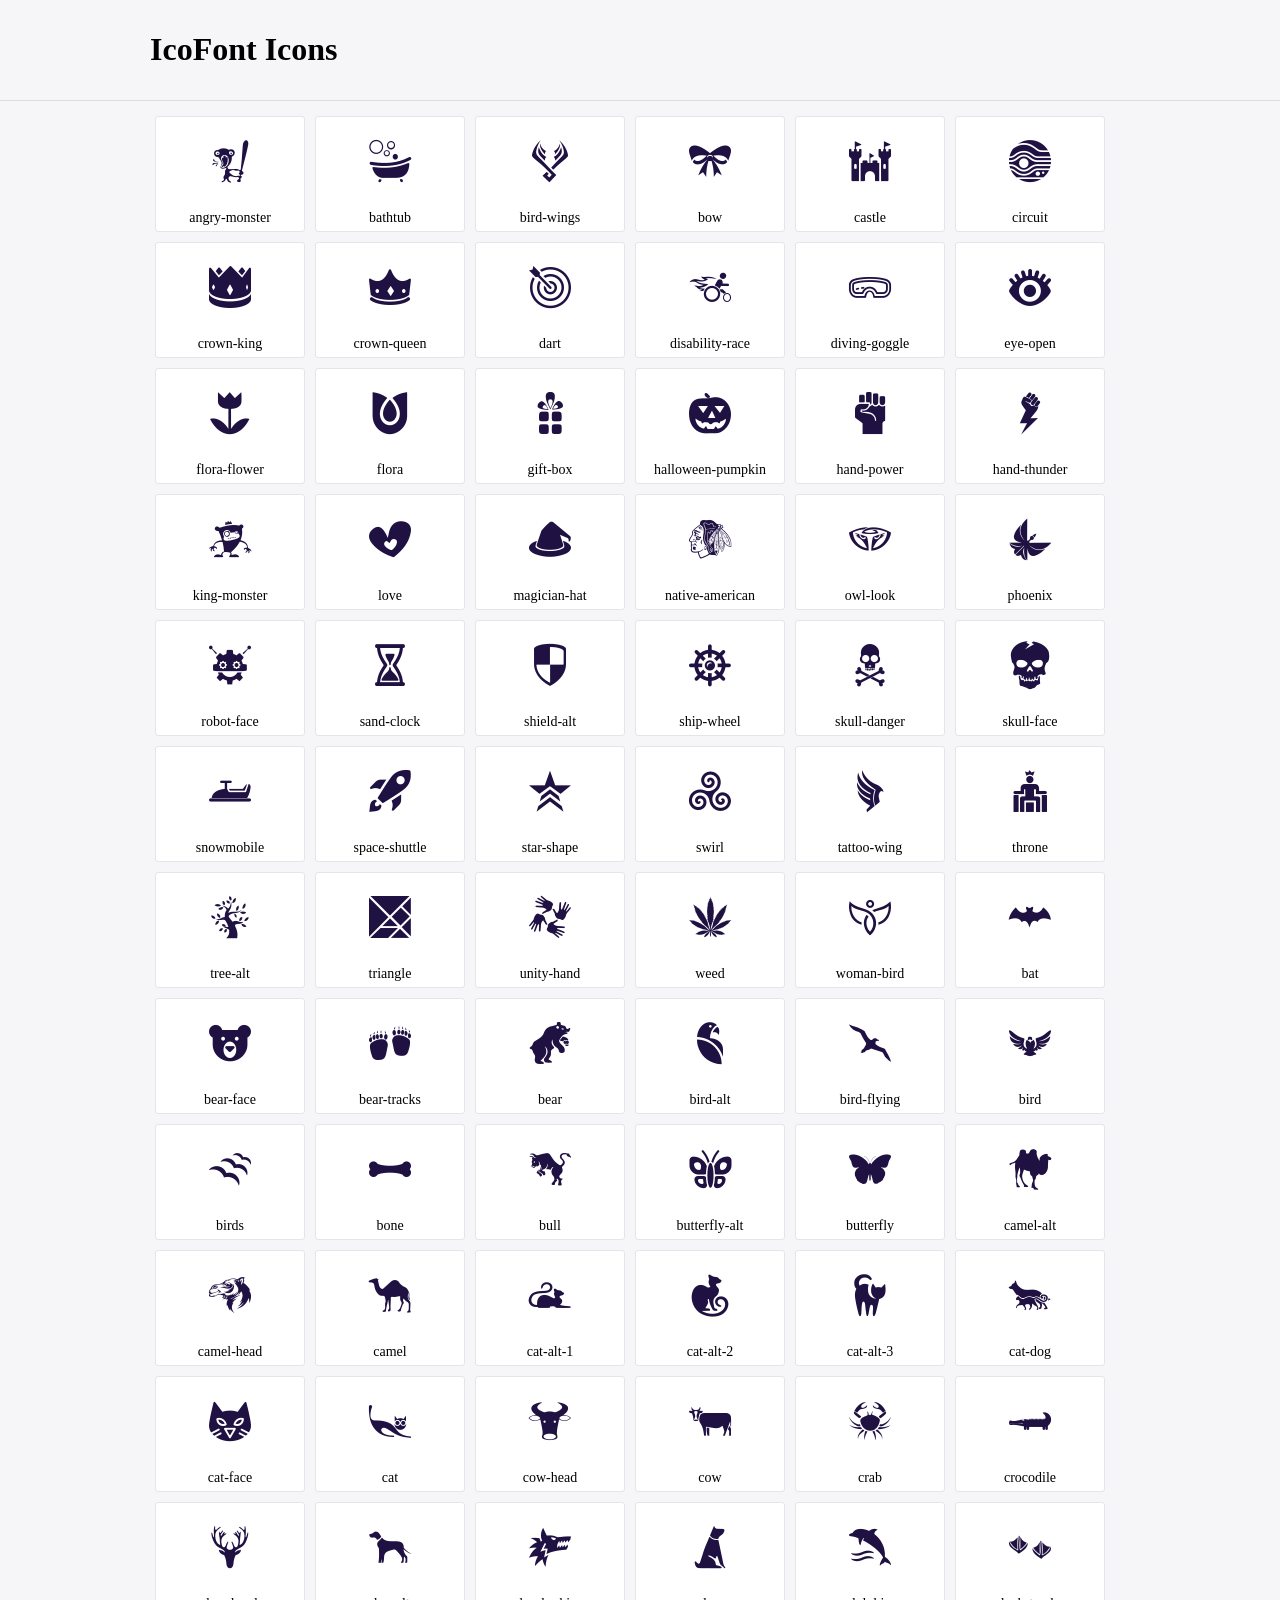
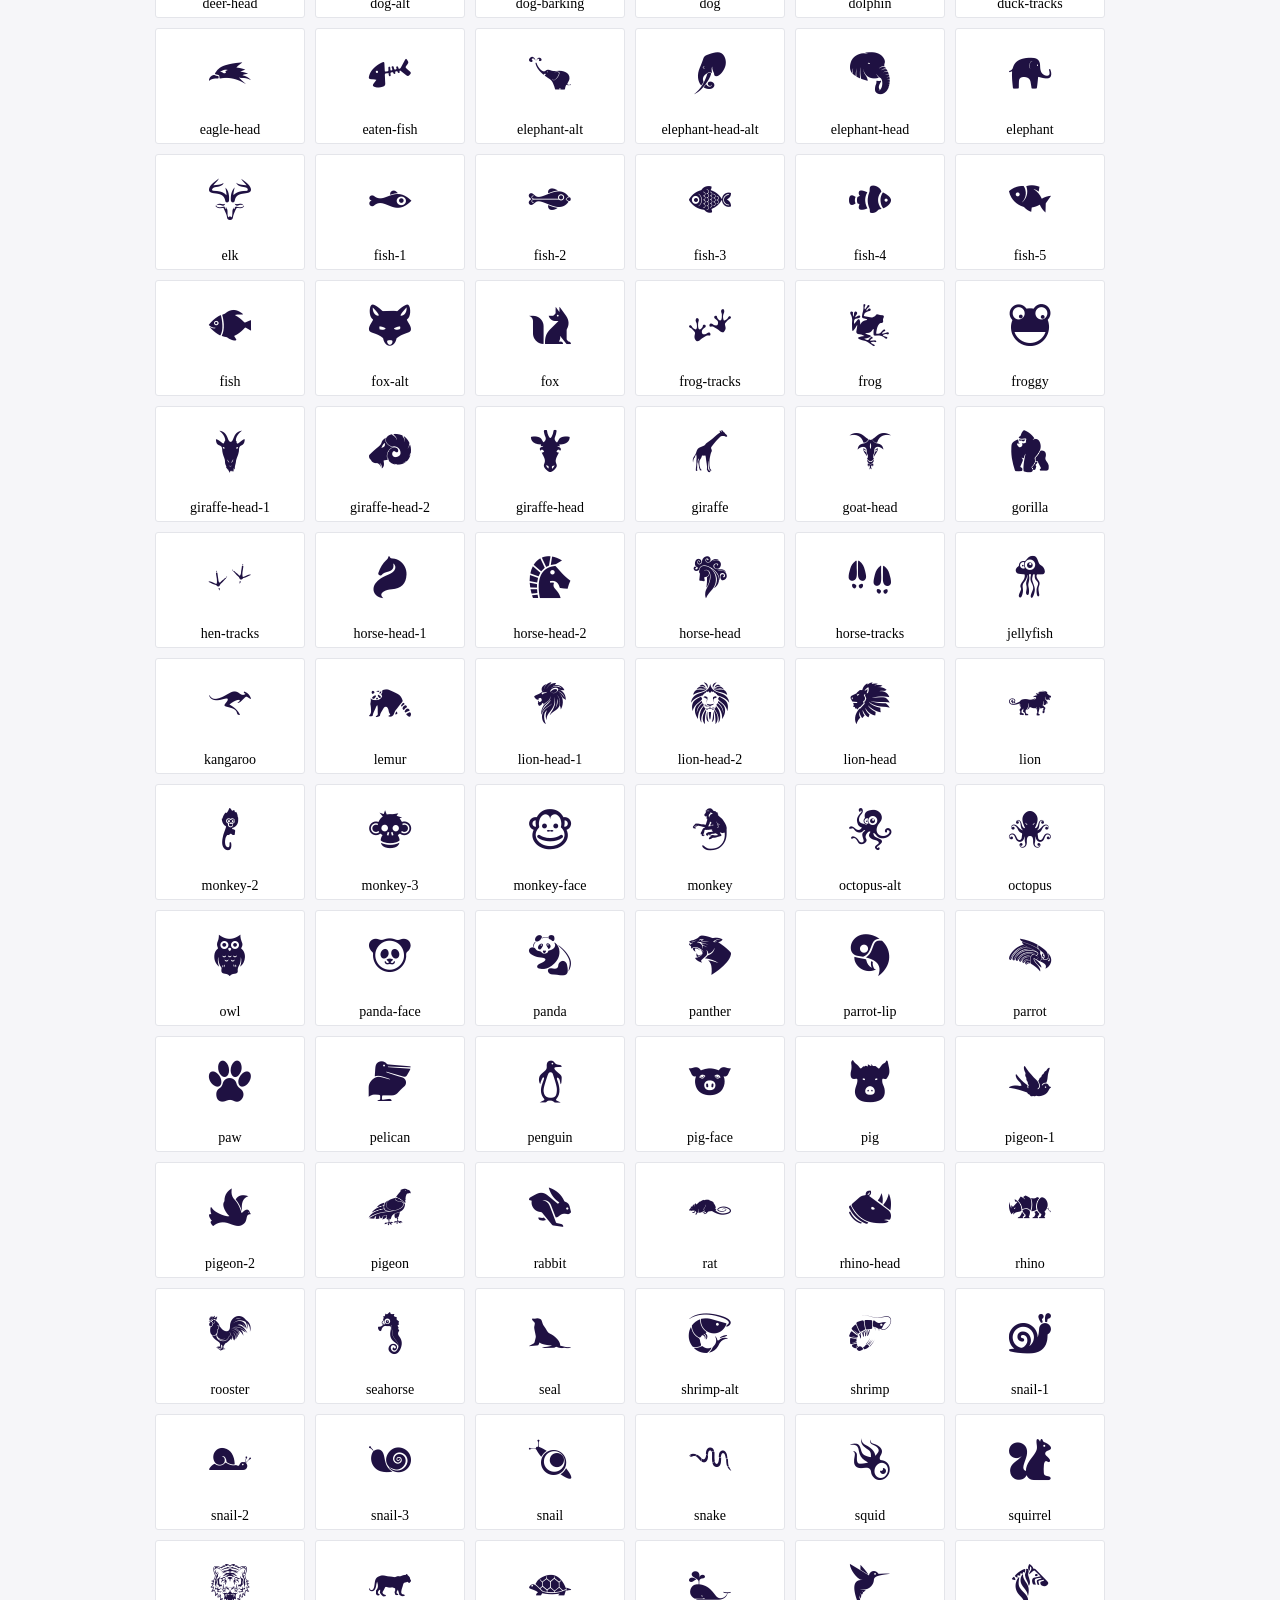
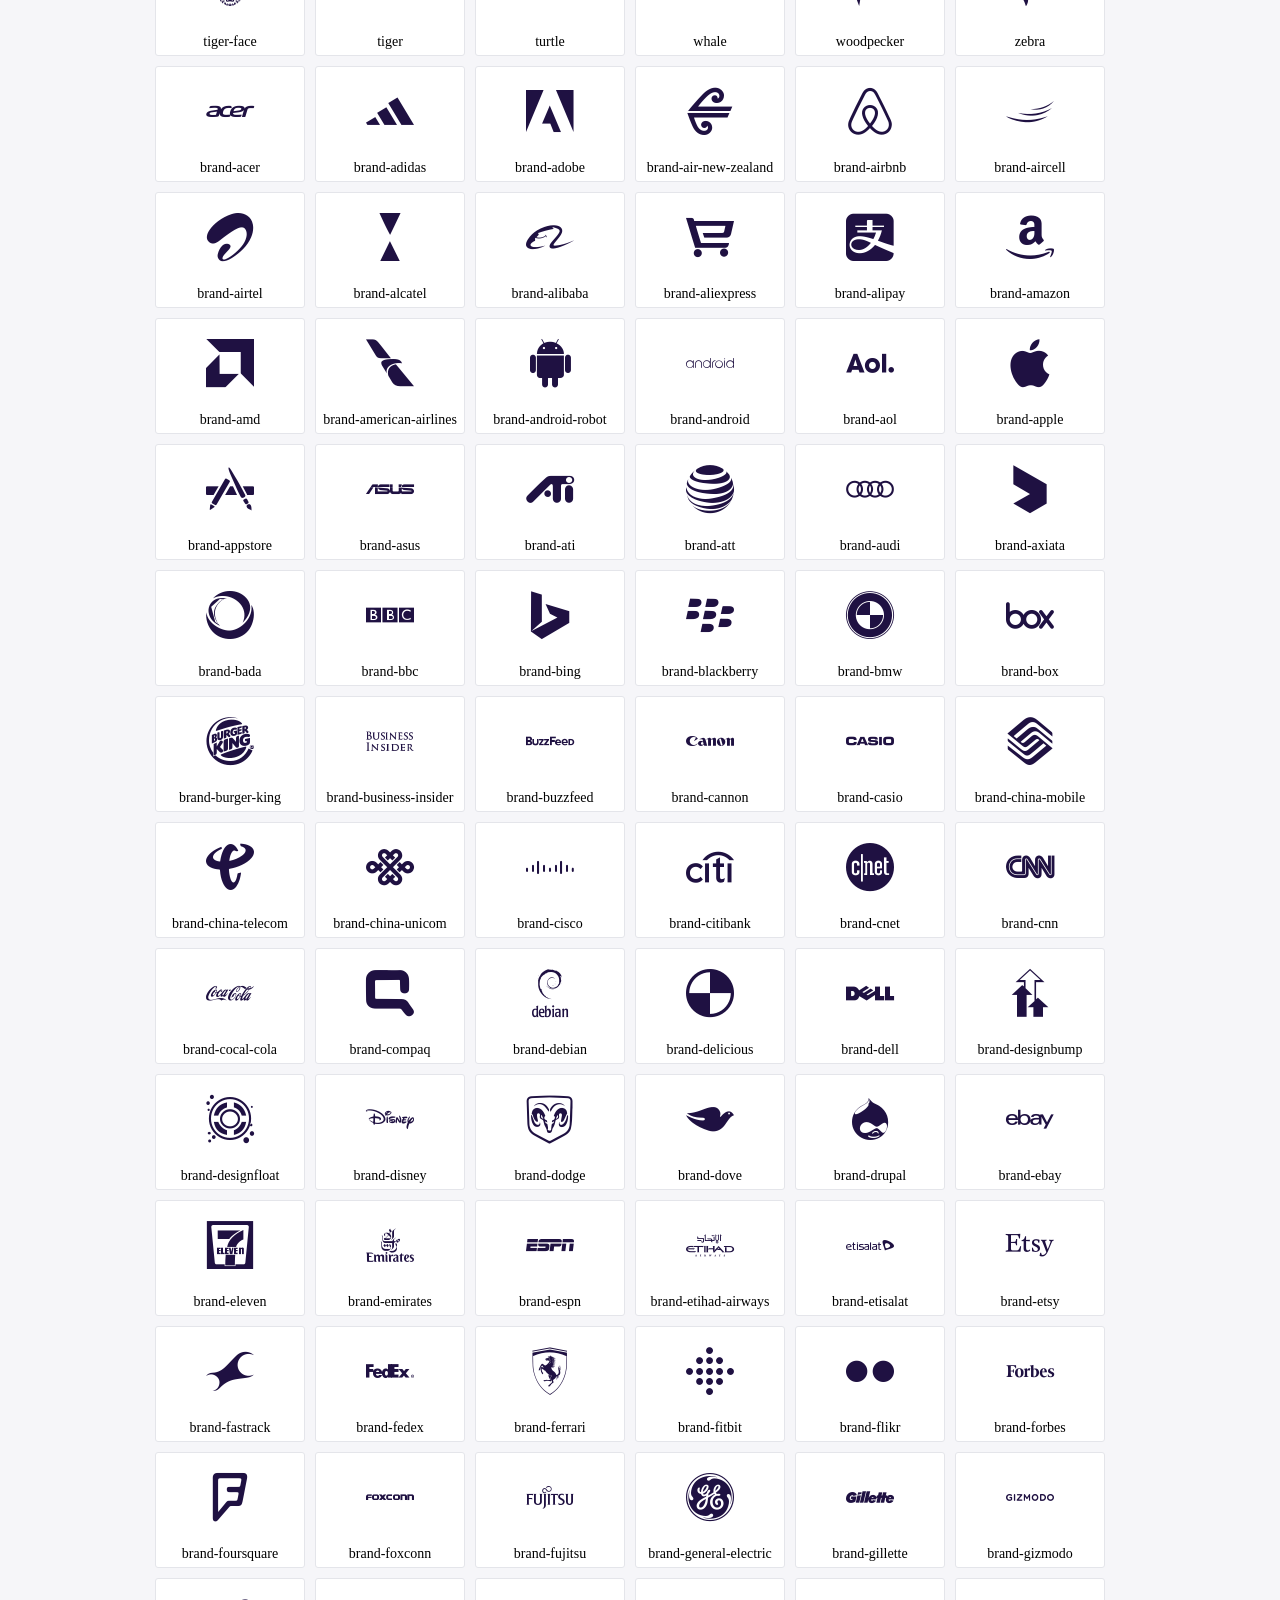
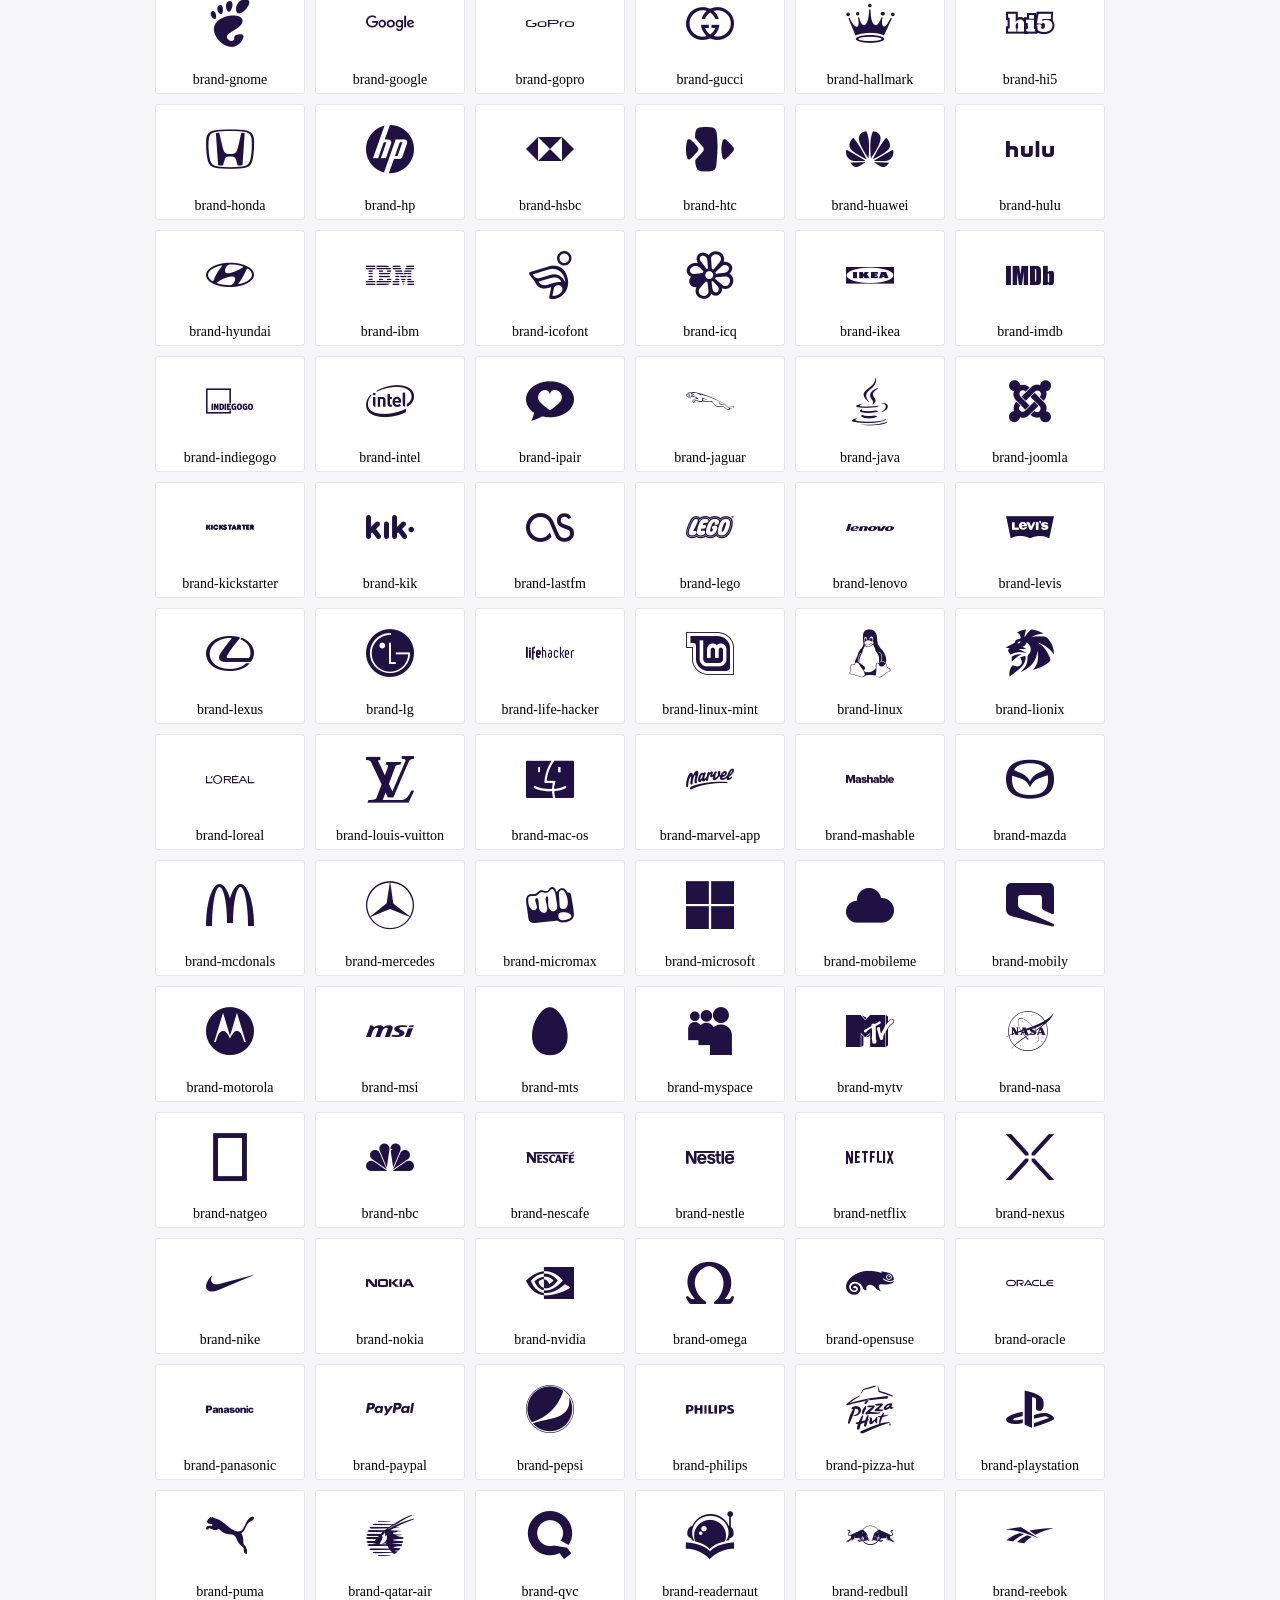
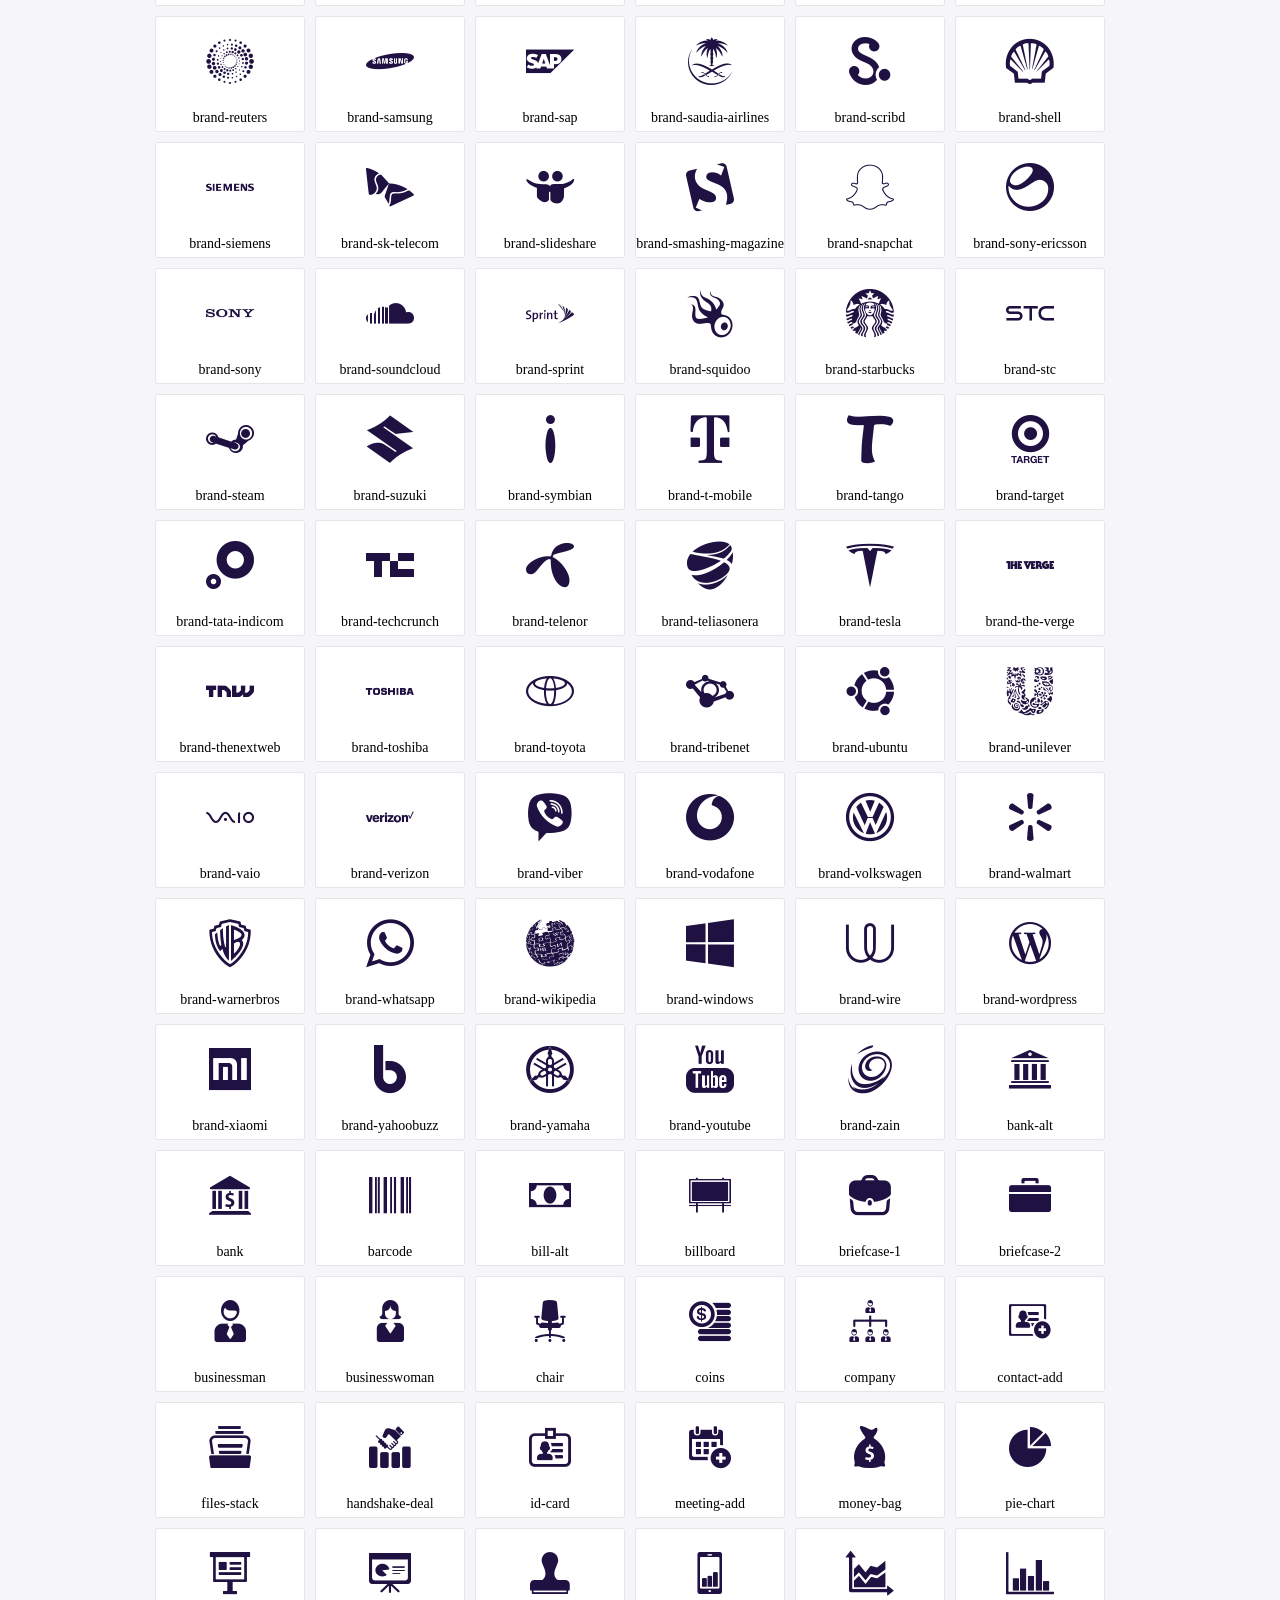
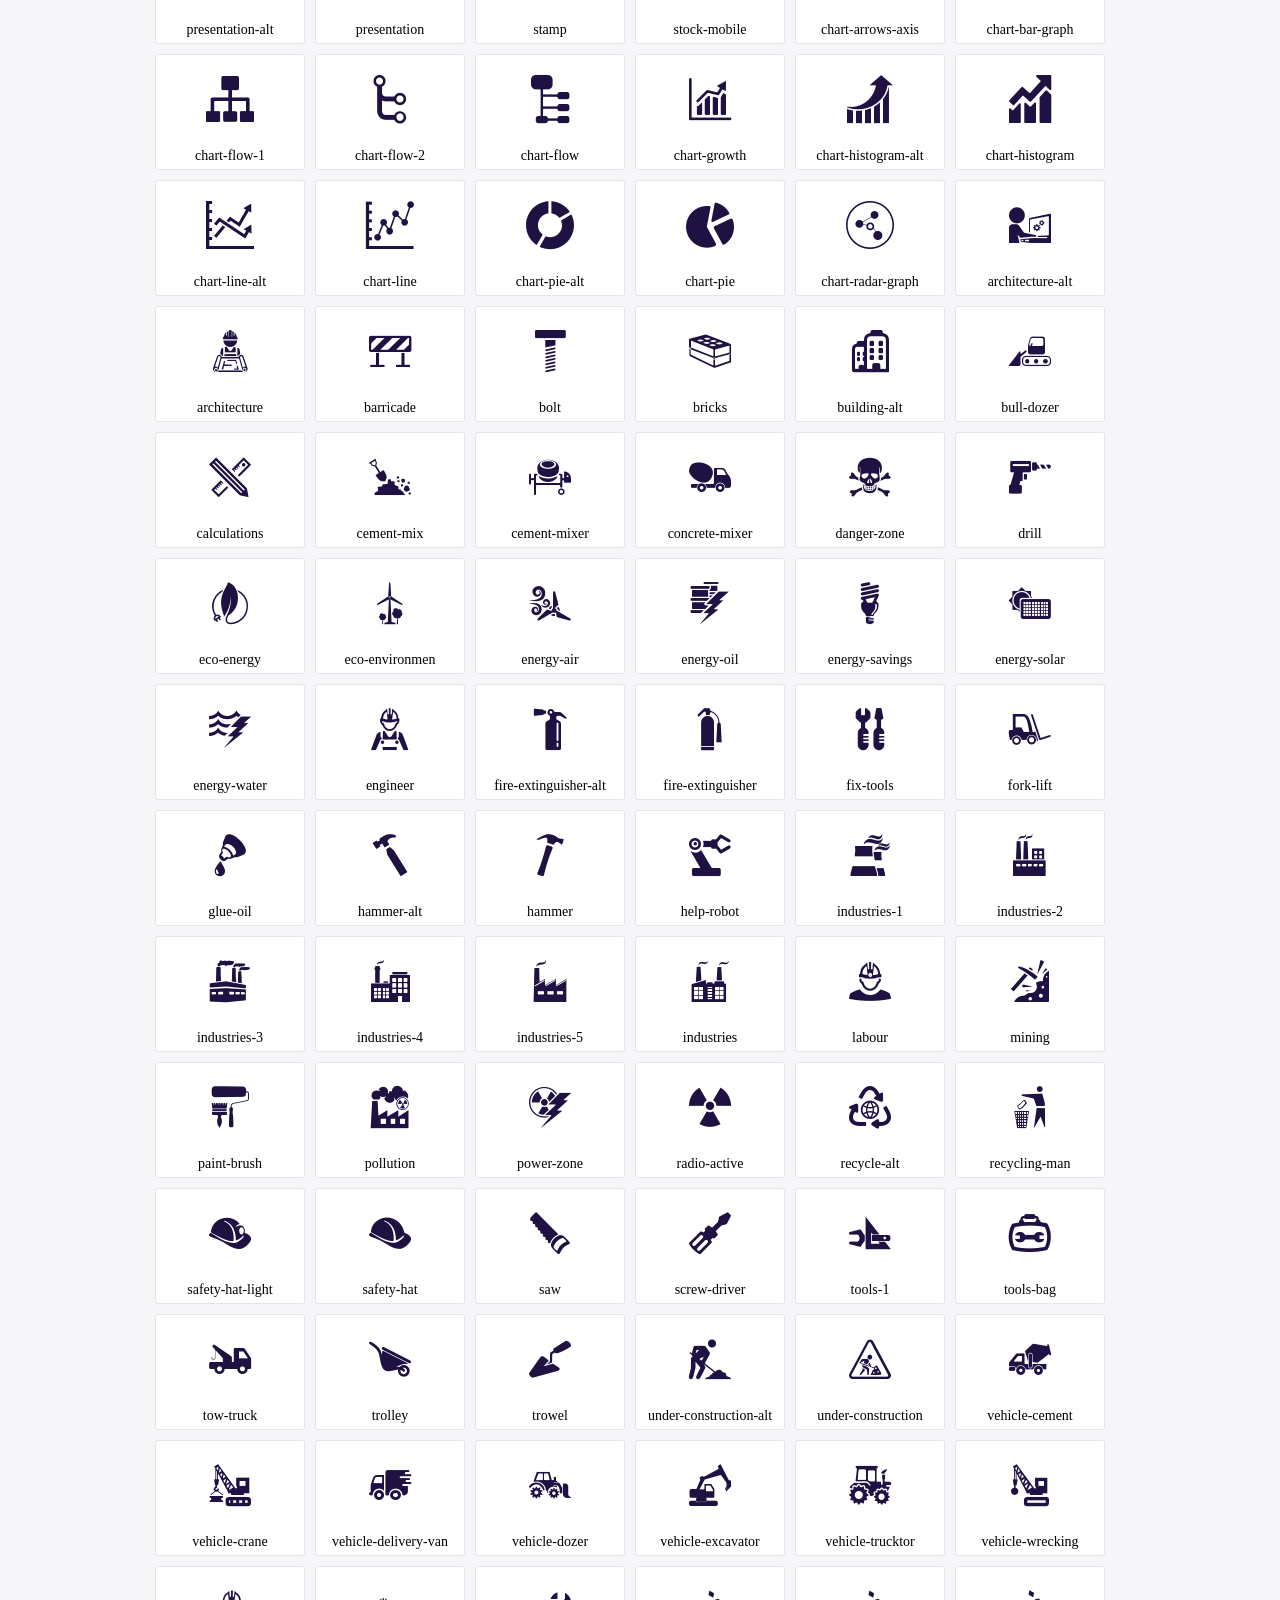
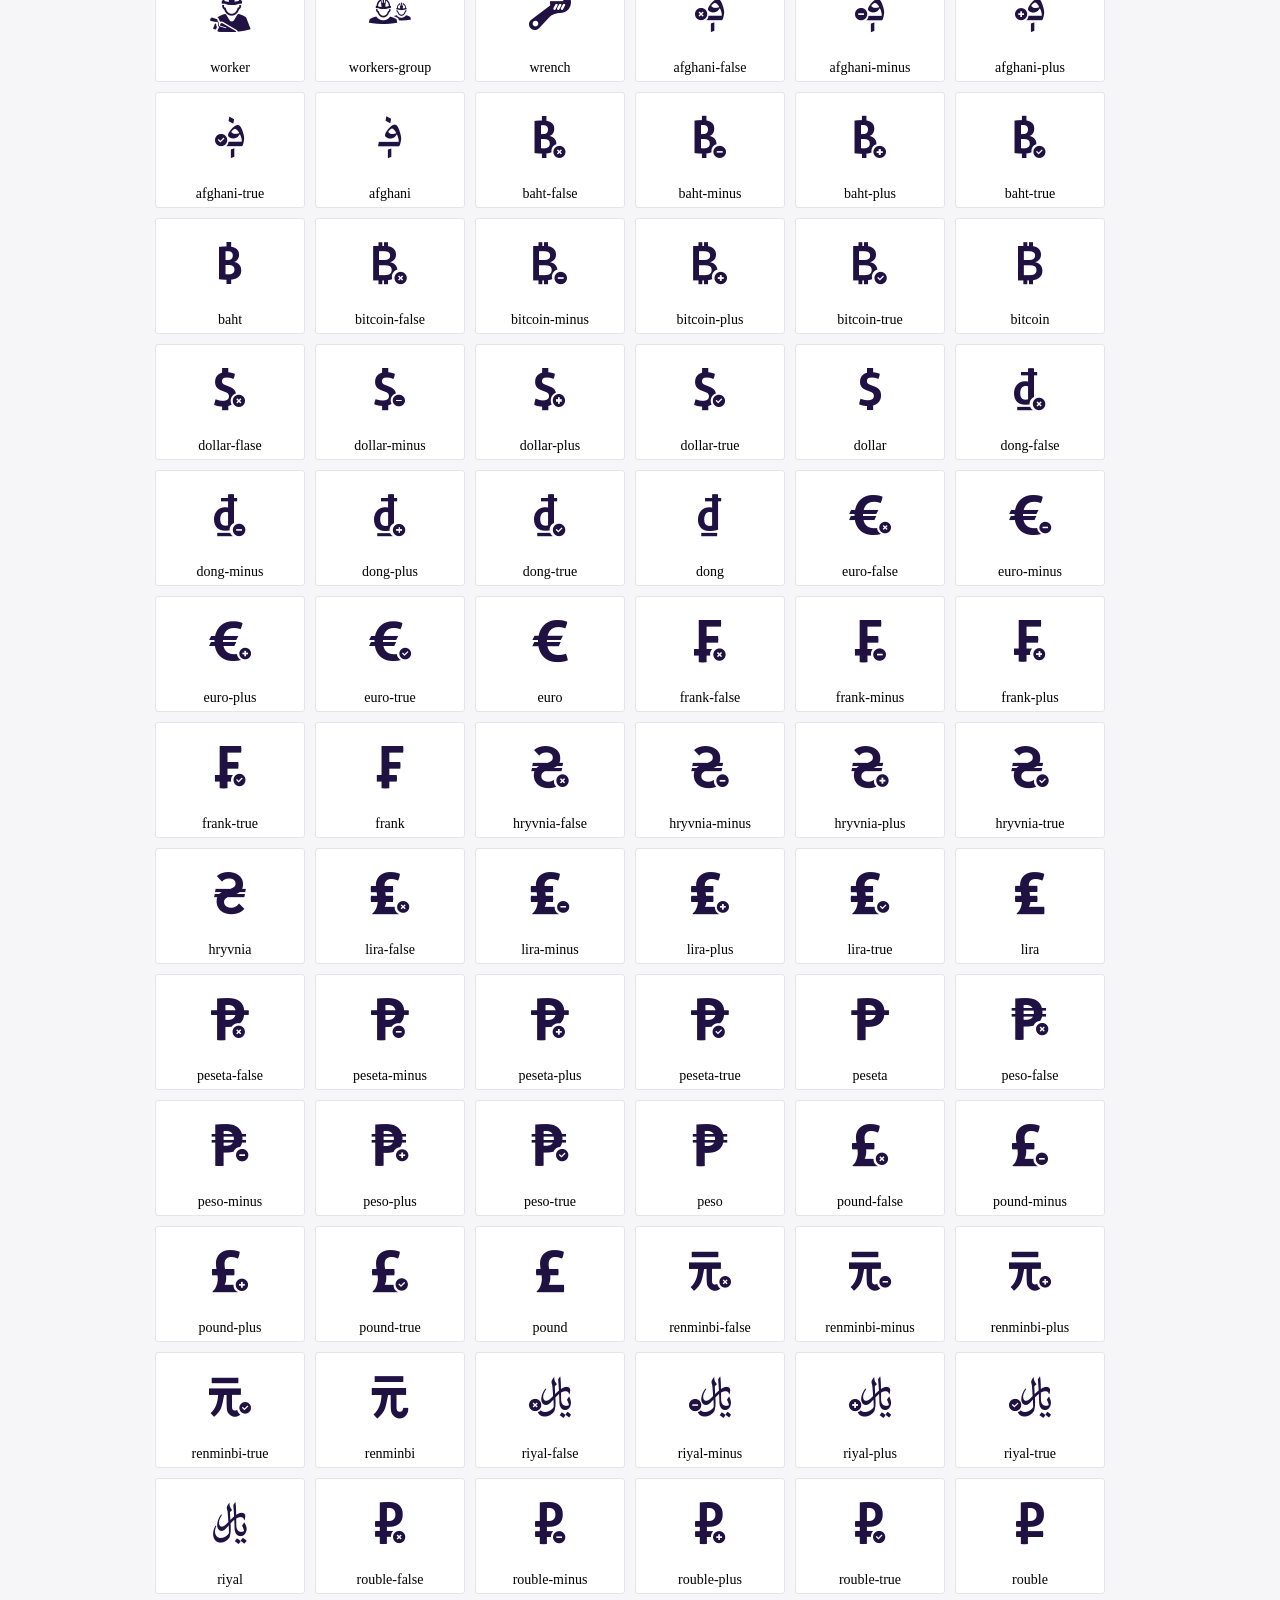
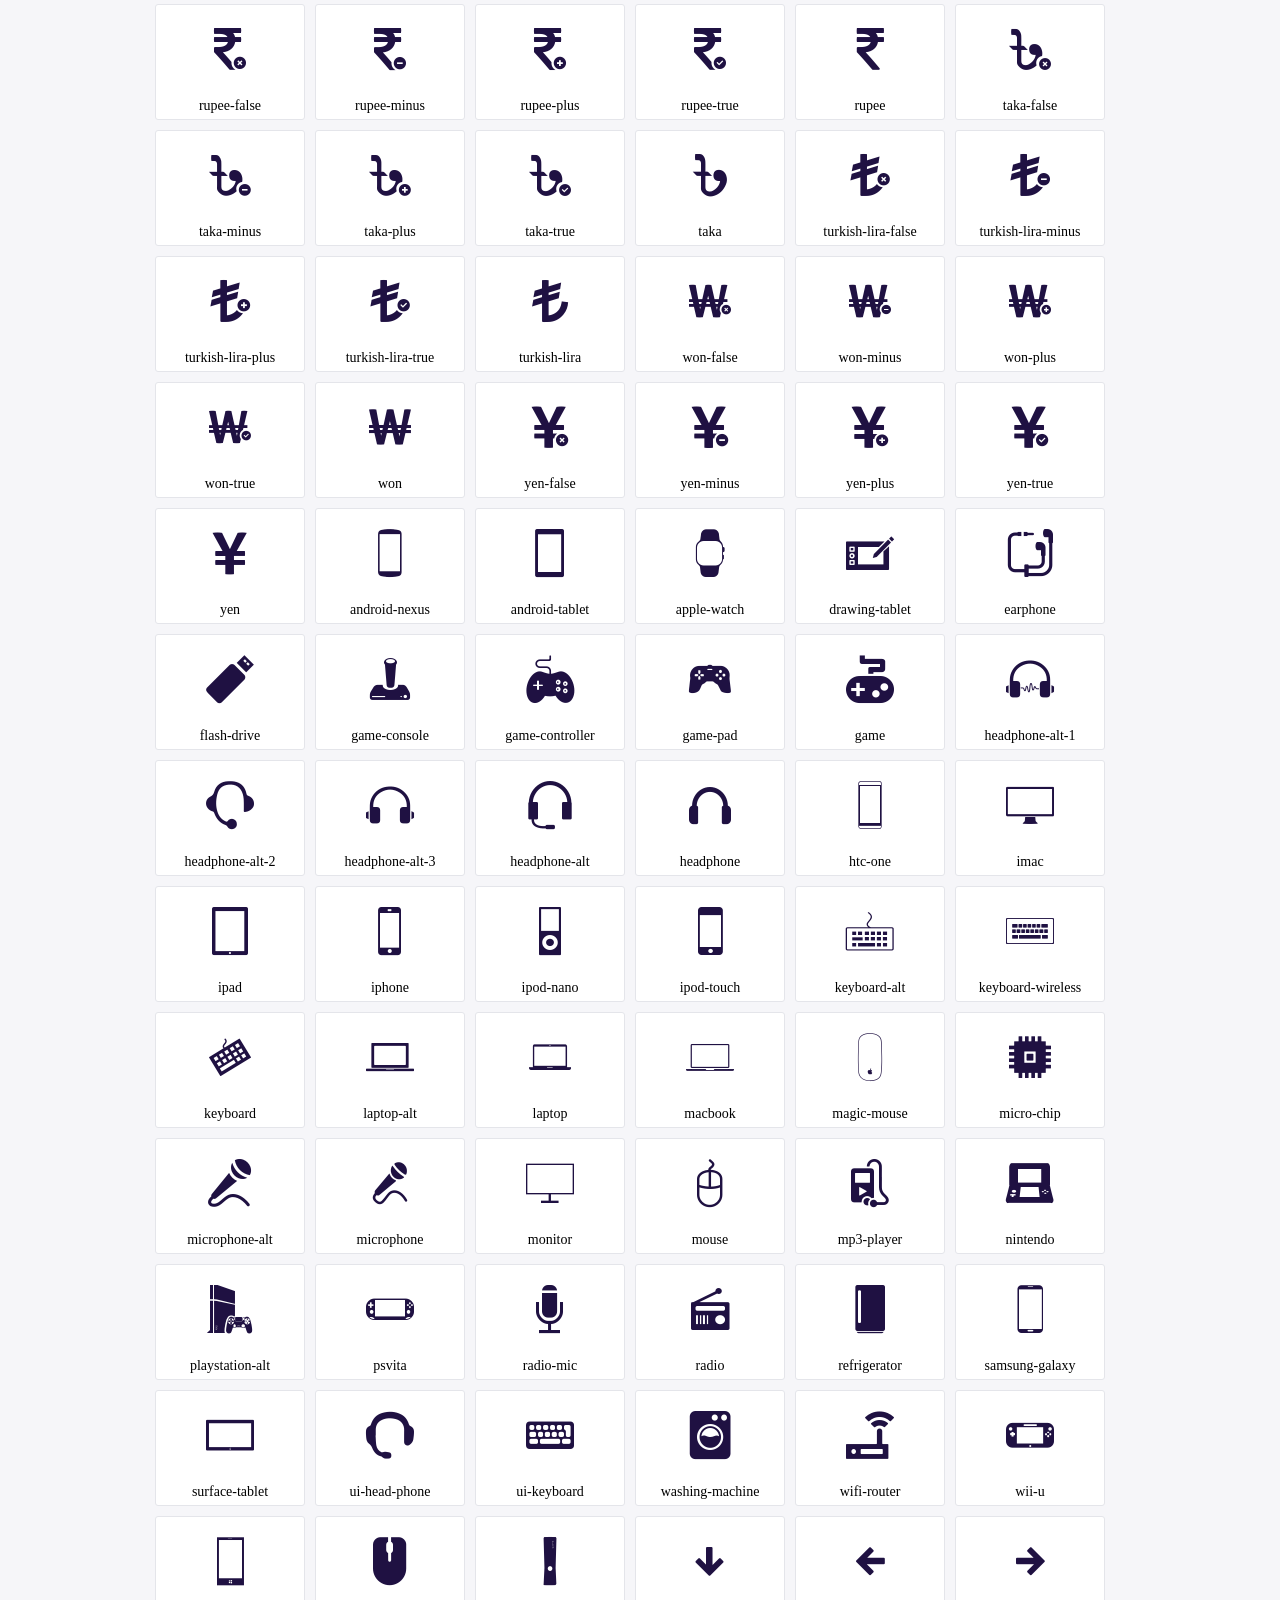
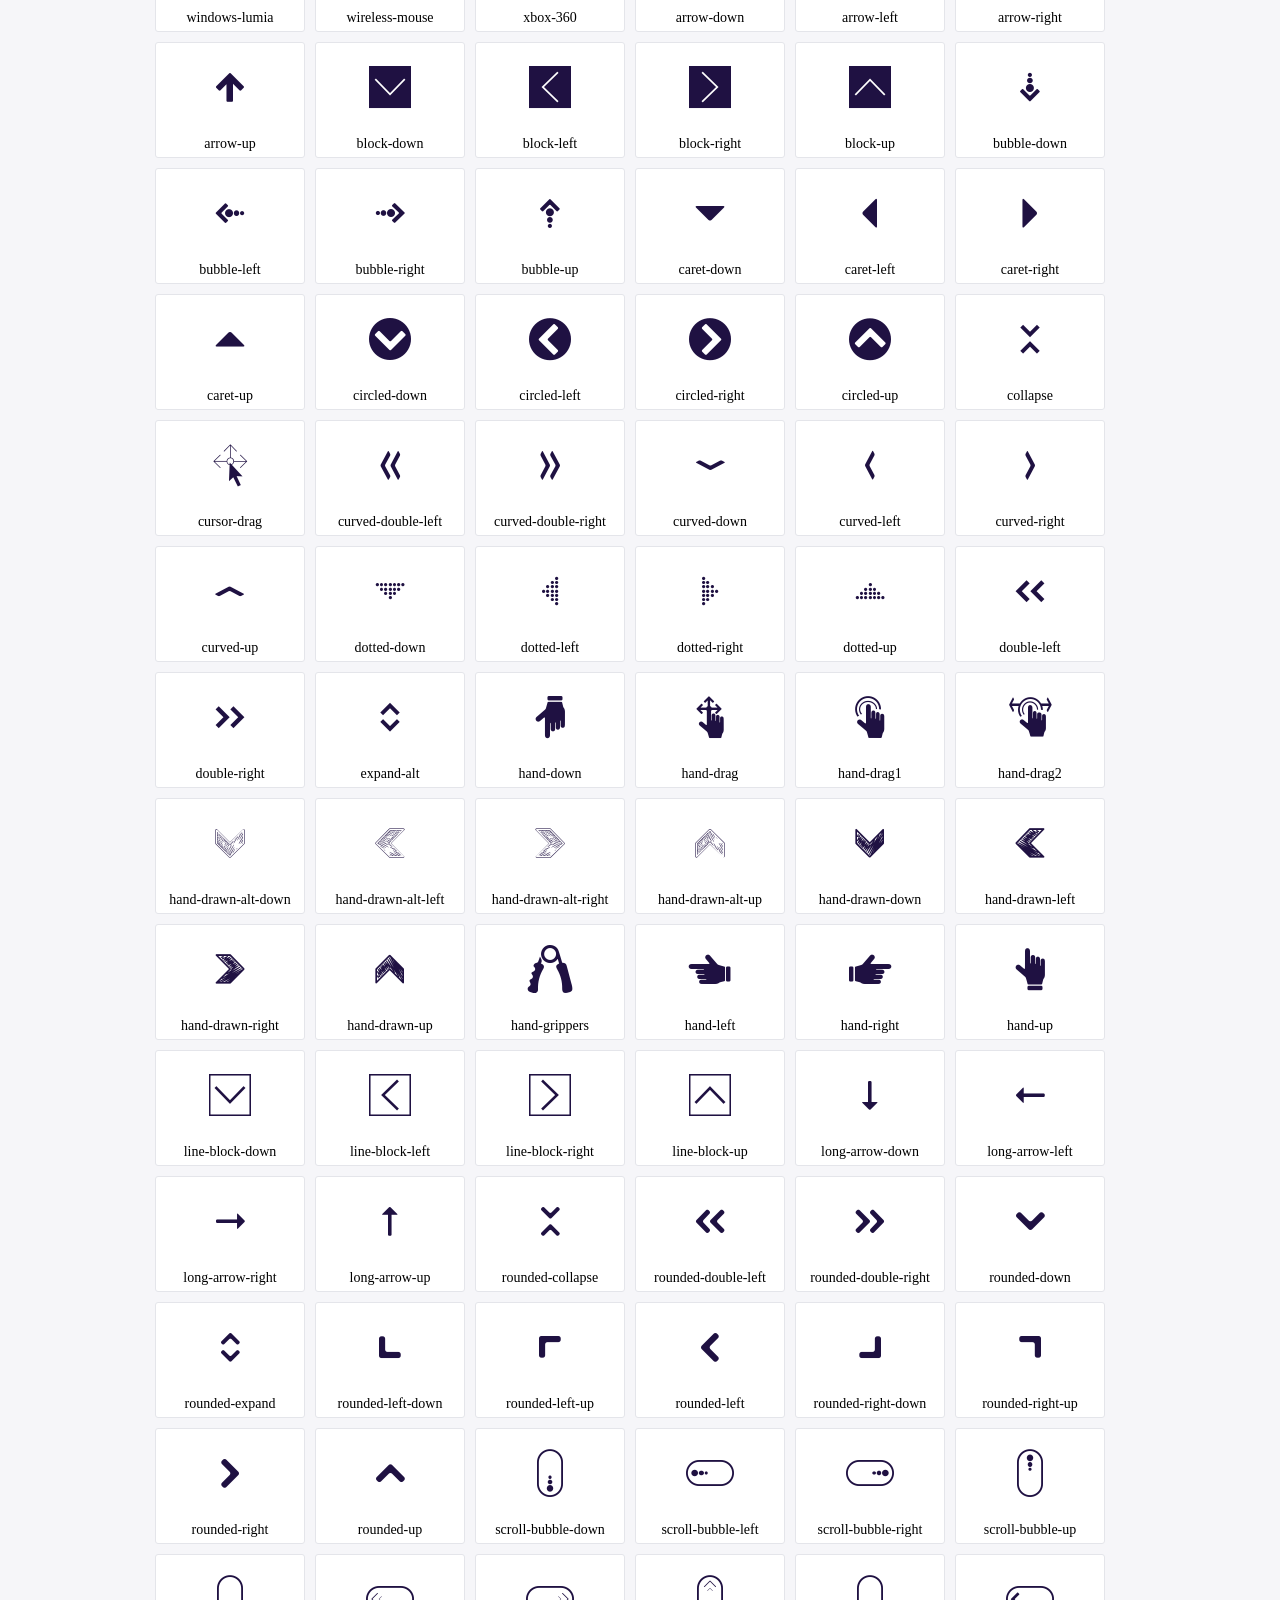
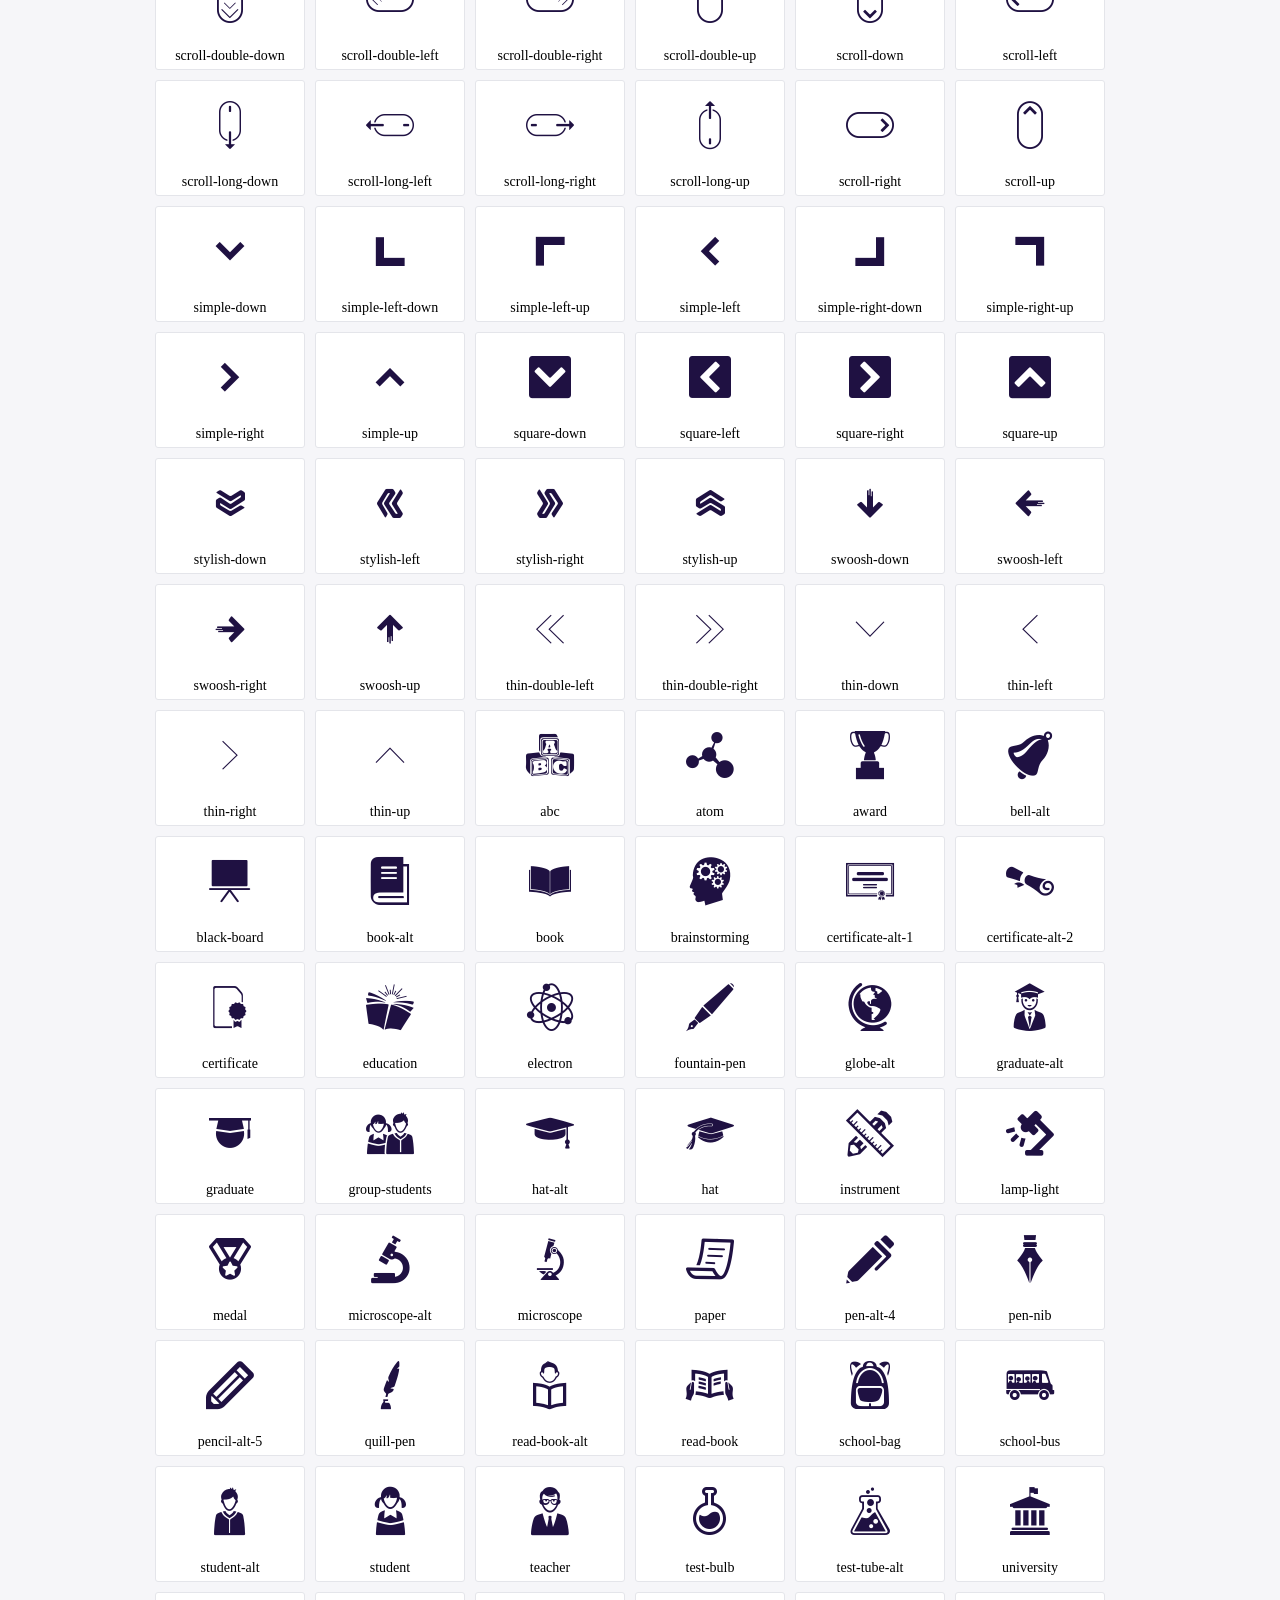
<file: fonts/icofont/demo.html>
<!DOCTYPE html>
	<html>
	<head>
		<meta charset="utf-8">
		<title>Examples | IcoFont</title>
		<link rel="stylesheet" type="text/css" href="./icofont.min.css">
		<style type="text/css">
			body {
				margin: 0;
				padding: 0;
				background: #F6F6F9;
			}
			.header {
				border-bottom: 1px solid #DCDCE1;
				padding: 10px 0;
				margin-bottom: 10px;
			}
			.container {
				width: 980px;
				margin: 0 auto;
			}
			.ico-title {
				font-size: 2em;
			}
			.iconlist {
				margin: 0;
				padding: 0;
				list-style: none;
				text-align: center;
				width: 100%;
				display: flex;
				flex-wrap: wrap;
				flex-direction: row;
			}
			.iconlist li {
				position: relative;
				margin: 5px;
				width: 150px;
				cursor: pointer;
			}
			.iconlist li .icon-holder {
				position: relative;
				text-align: center;
				border-radius: 3px;
				overflow: hidden;
				padding-bottom: 5px;
				background: #ffffff;
				border: 1px solid #E4E5EA;
				transition: all 0.2s linear 0s;
			}
			.iconlist li .icon-holder:hover {
				background: #00C3DA;
				color: #ffffff;
			}
			.iconlist li .icon-holder:hover .icon i {
				color: #ffffff;
			}
			.iconlist li .icon-holder .icon {
				padding: 20px;
				text-align: center;
			}
			.iconlist li .icon-holder .icon i {
				font-size: 3em;
				color: #1F1142;
			}
			.iconlist li .icon-holder span {
				font-size: 14px;
				display: block;
				margin-top: 5px;
				border-radius: 3px;
			}
		</style>
	</head>
	<body>
	<div class="header">
		<div class="container">
			<h1 class="ico-title"> IcoFont Icons </h1>
		</div>
	</div>
	<div class="container">
		<ul class="iconlist">
		
		<li>
			<div class="icon-holder">
				<div class="icon"> 
					<i class="icofont-angry-monster"></i>
				</div> 
				<span> angry-monster </span>
			</div>
		</li>
		
		<li>
			<div class="icon-holder">
				<div class="icon"> 
					<i class="icofont-bathtub"></i>
				</div> 
				<span> bathtub </span>
			</div>
		</li>
		
		<li>
			<div class="icon-holder">
				<div class="icon"> 
					<i class="icofont-bird-wings"></i>
				</div> 
				<span> bird-wings </span>
			</div>
		</li>
		
		<li>
			<div class="icon-holder">
				<div class="icon"> 
					<i class="icofont-bow"></i>
				</div> 
				<span> bow </span>
			</div>
		</li>
		
		<li>
			<div class="icon-holder">
				<div class="icon"> 
					<i class="icofont-castle"></i>
				</div> 
				<span> castle </span>
			</div>
		</li>
		
		<li>
			<div class="icon-holder">
				<div class="icon"> 
					<i class="icofont-circuit"></i>
				</div> 
				<span> circuit </span>
			</div>
		</li>
		
		<li>
			<div class="icon-holder">
				<div class="icon"> 
					<i class="icofont-crown-king"></i>
				</div> 
				<span> crown-king </span>
			</div>
		</li>
		
		<li>
			<div class="icon-holder">
				<div class="icon"> 
					<i class="icofont-crown-queen"></i>
				</div> 
				<span> crown-queen </span>
			</div>
		</li>
		
		<li>
			<div class="icon-holder">
				<div class="icon"> 
					<i class="icofont-dart"></i>
				</div> 
				<span> dart </span>
			</div>
		</li>
		
		<li>
			<div class="icon-holder">
				<div class="icon"> 
					<i class="icofont-disability-race"></i>
				</div> 
				<span> disability-race </span>
			</div>
		</li>
		
		<li>
			<div class="icon-holder">
				<div class="icon"> 
					<i class="icofont-diving-goggle"></i>
				</div> 
				<span> diving-goggle </span>
			</div>
		</li>
		
		<li>
			<div class="icon-holder">
				<div class="icon"> 
					<i class="icofont-eye-open"></i>
				</div> 
				<span> eye-open </span>
			</div>
		</li>
		
		<li>
			<div class="icon-holder">
				<div class="icon"> 
					<i class="icofont-flora-flower"></i>
				</div> 
				<span> flora-flower </span>
			</div>
		</li>
		
		<li>
			<div class="icon-holder">
				<div class="icon"> 
					<i class="icofont-flora"></i>
				</div> 
				<span> flora </span>
			</div>
		</li>
		
		<li>
			<div class="icon-holder">
				<div class="icon"> 
					<i class="icofont-gift-box"></i>
				</div> 
				<span> gift-box </span>
			</div>
		</li>
		
		<li>
			<div class="icon-holder">
				<div class="icon"> 
					<i class="icofont-halloween-pumpkin"></i>
				</div> 
				<span> halloween-pumpkin </span>
			</div>
		</li>
		
		<li>
			<div class="icon-holder">
				<div class="icon"> 
					<i class="icofont-hand-power"></i>
				</div> 
				<span> hand-power </span>
			</div>
		</li>
		
		<li>
			<div class="icon-holder">
				<div class="icon"> 
					<i class="icofont-hand-thunder"></i>
				</div> 
				<span> hand-thunder </span>
			</div>
		</li>
		
		<li>
			<div class="icon-holder">
				<div class="icon"> 
					<i class="icofont-king-monster"></i>
				</div> 
				<span> king-monster </span>
			</div>
		</li>
		
		<li>
			<div class="icon-holder">
				<div class="icon"> 
					<i class="icofont-love"></i>
				</div> 
				<span> love </span>
			</div>
		</li>
		
		<li>
			<div class="icon-holder">
				<div class="icon"> 
					<i class="icofont-magician-hat"></i>
				</div> 
				<span> magician-hat </span>
			</div>
		</li>
		
		<li>
			<div class="icon-holder">
				<div class="icon"> 
					<i class="icofont-native-american"></i>
				</div> 
				<span> native-american </span>
			</div>
		</li>
		
		<li>
			<div class="icon-holder">
				<div class="icon"> 
					<i class="icofont-owl-look"></i>
				</div> 
				<span> owl-look </span>
			</div>
		</li>
		
		<li>
			<div class="icon-holder">
				<div class="icon"> 
					<i class="icofont-phoenix"></i>
				</div> 
				<span> phoenix </span>
			</div>
		</li>
		
		<li>
			<div class="icon-holder">
				<div class="icon"> 
					<i class="icofont-robot-face"></i>
				</div> 
				<span> robot-face </span>
			</div>
		</li>
		
		<li>
			<div class="icon-holder">
				<div class="icon"> 
					<i class="icofont-sand-clock"></i>
				</div> 
				<span> sand-clock </span>
			</div>
		</li>
		
		<li>
			<div class="icon-holder">
				<div class="icon"> 
					<i class="icofont-shield-alt"></i>
				</div> 
				<span> shield-alt </span>
			</div>
		</li>
		
		<li>
			<div class="icon-holder">
				<div class="icon"> 
					<i class="icofont-ship-wheel"></i>
				</div> 
				<span> ship-wheel </span>
			</div>
		</li>
		
		<li>
			<div class="icon-holder">
				<div class="icon"> 
					<i class="icofont-skull-danger"></i>
				</div> 
				<span> skull-danger </span>
			</div>
		</li>
		
		<li>
			<div class="icon-holder">
				<div class="icon"> 
					<i class="icofont-skull-face"></i>
				</div> 
				<span> skull-face </span>
			</div>
		</li>
		
		<li>
			<div class="icon-holder">
				<div class="icon"> 
					<i class="icofont-snowmobile"></i>
				</div> 
				<span> snowmobile </span>
			</div>
		</li>
		
		<li>
			<div class="icon-holder">
				<div class="icon"> 
					<i class="icofont-space-shuttle"></i>
				</div> 
				<span> space-shuttle </span>
			</div>
		</li>
		
		<li>
			<div class="icon-holder">
				<div class="icon"> 
					<i class="icofont-star-shape"></i>
				</div> 
				<span> star-shape </span>
			</div>
		</li>
		
		<li>
			<div class="icon-holder">
				<div class="icon"> 
					<i class="icofont-swirl"></i>
				</div> 
				<span> swirl </span>
			</div>
		</li>
		
		<li>
			<div class="icon-holder">
				<div class="icon"> 
					<i class="icofont-tattoo-wing"></i>
				</div> 
				<span> tattoo-wing </span>
			</div>
		</li>
		
		<li>
			<div class="icon-holder">
				<div class="icon"> 
					<i class="icofont-throne"></i>
				</div> 
				<span> throne </span>
			</div>
		</li>
		
		<li>
			<div class="icon-holder">
				<div class="icon"> 
					<i class="icofont-tree-alt"></i>
				</div> 
				<span> tree-alt </span>
			</div>
		</li>
		
		<li>
			<div class="icon-holder">
				<div class="icon"> 
					<i class="icofont-triangle"></i>
				</div> 
				<span> triangle </span>
			</div>
		</li>
		
		<li>
			<div class="icon-holder">
				<div class="icon"> 
					<i class="icofont-unity-hand"></i>
				</div> 
				<span> unity-hand </span>
			</div>
		</li>
		
		<li>
			<div class="icon-holder">
				<div class="icon"> 
					<i class="icofont-weed"></i>
				</div> 
				<span> weed </span>
			</div>
		</li>
		
		<li>
			<div class="icon-holder">
				<div class="icon"> 
					<i class="icofont-woman-bird"></i>
				</div> 
				<span> woman-bird </span>
			</div>
		</li>
		
		<li>
			<div class="icon-holder">
				<div class="icon"> 
					<i class="icofont-bat"></i>
				</div> 
				<span> bat </span>
			</div>
		</li>
		
		<li>
			<div class="icon-holder">
				<div class="icon"> 
					<i class="icofont-bear-face"></i>
				</div> 
				<span> bear-face </span>
			</div>
		</li>
		
		<li>
			<div class="icon-holder">
				<div class="icon"> 
					<i class="icofont-bear-tracks"></i>
				</div> 
				<span> bear-tracks </span>
			</div>
		</li>
		
		<li>
			<div class="icon-holder">
				<div class="icon"> 
					<i class="icofont-bear"></i>
				</div> 
				<span> bear </span>
			</div>
		</li>
		
		<li>
			<div class="icon-holder">
				<div class="icon"> 
					<i class="icofont-bird-alt"></i>
				</div> 
				<span> bird-alt </span>
			</div>
		</li>
		
		<li>
			<div class="icon-holder">
				<div class="icon"> 
					<i class="icofont-bird-flying"></i>
				</div> 
				<span> bird-flying </span>
			</div>
		</li>
		
		<li>
			<div class="icon-holder">
				<div class="icon"> 
					<i class="icofont-bird"></i>
				</div> 
				<span> bird </span>
			</div>
		</li>
		
		<li>
			<div class="icon-holder">
				<div class="icon"> 
					<i class="icofont-birds"></i>
				</div> 
				<span> birds </span>
			</div>
		</li>
		
		<li>
			<div class="icon-holder">
				<div class="icon"> 
					<i class="icofont-bone"></i>
				</div> 
				<span> bone </span>
			</div>
		</li>
		
		<li>
			<div class="icon-holder">
				<div class="icon"> 
					<i class="icofont-bull"></i>
				</div> 
				<span> bull </span>
			</div>
		</li>
		
		<li>
			<div class="icon-holder">
				<div class="icon"> 
					<i class="icofont-butterfly-alt"></i>
				</div> 
				<span> butterfly-alt </span>
			</div>
		</li>
		
		<li>
			<div class="icon-holder">
				<div class="icon"> 
					<i class="icofont-butterfly"></i>
				</div> 
				<span> butterfly </span>
			</div>
		</li>
		
		<li>
			<div class="icon-holder">
				<div class="icon"> 
					<i class="icofont-camel-alt"></i>
				</div> 
				<span> camel-alt </span>
			</div>
		</li>
		
		<li>
			<div class="icon-holder">
				<div class="icon"> 
					<i class="icofont-camel-head"></i>
				</div> 
				<span> camel-head </span>
			</div>
		</li>
		
		<li>
			<div class="icon-holder">
				<div class="icon"> 
					<i class="icofont-camel"></i>
				</div> 
				<span> camel </span>
			</div>
		</li>
		
		<li>
			<div class="icon-holder">
				<div class="icon"> 
					<i class="icofont-cat-alt-1"></i>
				</div> 
				<span> cat-alt-1 </span>
			</div>
		</li>
		
		<li>
			<div class="icon-holder">
				<div class="icon"> 
					<i class="icofont-cat-alt-2"></i>
				</div> 
				<span> cat-alt-2 </span>
			</div>
		</li>
		
		<li>
			<div class="icon-holder">
				<div class="icon"> 
					<i class="icofont-cat-alt-3"></i>
				</div> 
				<span> cat-alt-3 </span>
			</div>
		</li>
		
		<li>
			<div class="icon-holder">
				<div class="icon"> 
					<i class="icofont-cat-dog"></i>
				</div> 
				<span> cat-dog </span>
			</div>
		</li>
		
		<li>
			<div class="icon-holder">
				<div class="icon"> 
					<i class="icofont-cat-face"></i>
				</div> 
				<span> cat-face </span>
			</div>
		</li>
		
		<li>
			<div class="icon-holder">
				<div class="icon"> 
					<i class="icofont-cat"></i>
				</div> 
				<span> cat </span>
			</div>
		</li>
		
		<li>
			<div class="icon-holder">
				<div class="icon"> 
					<i class="icofont-cow-head"></i>
				</div> 
				<span> cow-head </span>
			</div>
		</li>
		
		<li>
			<div class="icon-holder">
				<div class="icon"> 
					<i class="icofont-cow"></i>
				</div> 
				<span> cow </span>
			</div>
		</li>
		
		<li>
			<div class="icon-holder">
				<div class="icon"> 
					<i class="icofont-crab"></i>
				</div> 
				<span> crab </span>
			</div>
		</li>
		
		<li>
			<div class="icon-holder">
				<div class="icon"> 
					<i class="icofont-crocodile"></i>
				</div> 
				<span> crocodile </span>
			</div>
		</li>
		
		<li>
			<div class="icon-holder">
				<div class="icon"> 
					<i class="icofont-deer-head"></i>
				</div> 
				<span> deer-head </span>
			</div>
		</li>
		
		<li>
			<div class="icon-holder">
				<div class="icon"> 
					<i class="icofont-dog-alt"></i>
				</div> 
				<span> dog-alt </span>
			</div>
		</li>
		
		<li>
			<div class="icon-holder">
				<div class="icon"> 
					<i class="icofont-dog-barking"></i>
				</div> 
				<span> dog-barking </span>
			</div>
		</li>
		
		<li>
			<div class="icon-holder">
				<div class="icon"> 
					<i class="icofont-dog"></i>
				</div> 
				<span> dog </span>
			</div>
		</li>
		
		<li>
			<div class="icon-holder">
				<div class="icon"> 
					<i class="icofont-dolphin"></i>
				</div> 
				<span> dolphin </span>
			</div>
		</li>
		
		<li>
			<div class="icon-holder">
				<div class="icon"> 
					<i class="icofont-duck-tracks"></i>
				</div> 
				<span> duck-tracks </span>
			</div>
		</li>
		
		<li>
			<div class="icon-holder">
				<div class="icon"> 
					<i class="icofont-eagle-head"></i>
				</div> 
				<span> eagle-head </span>
			</div>
		</li>
		
		<li>
			<div class="icon-holder">
				<div class="icon"> 
					<i class="icofont-eaten-fish"></i>
				</div> 
				<span> eaten-fish </span>
			</div>
		</li>
		
		<li>
			<div class="icon-holder">
				<div class="icon"> 
					<i class="icofont-elephant-alt"></i>
				</div> 
				<span> elephant-alt </span>
			</div>
		</li>
		
		<li>
			<div class="icon-holder">
				<div class="icon"> 
					<i class="icofont-elephant-head-alt"></i>
				</div> 
				<span> elephant-head-alt </span>
			</div>
		</li>
		
		<li>
			<div class="icon-holder">
				<div class="icon"> 
					<i class="icofont-elephant-head"></i>
				</div> 
				<span> elephant-head </span>
			</div>
		</li>
		
		<li>
			<div class="icon-holder">
				<div class="icon"> 
					<i class="icofont-elephant"></i>
				</div> 
				<span> elephant </span>
			</div>
		</li>
		
		<li>
			<div class="icon-holder">
				<div class="icon"> 
					<i class="icofont-elk"></i>
				</div> 
				<span> elk </span>
			</div>
		</li>
		
		<li>
			<div class="icon-holder">
				<div class="icon"> 
					<i class="icofont-fish-1"></i>
				</div> 
				<span> fish-1 </span>
			</div>
		</li>
		
		<li>
			<div class="icon-holder">
				<div class="icon"> 
					<i class="icofont-fish-2"></i>
				</div> 
				<span> fish-2 </span>
			</div>
		</li>
		
		<li>
			<div class="icon-holder">
				<div class="icon"> 
					<i class="icofont-fish-3"></i>
				</div> 
				<span> fish-3 </span>
			</div>
		</li>
		
		<li>
			<div class="icon-holder">
				<div class="icon"> 
					<i class="icofont-fish-4"></i>
				</div> 
				<span> fish-4 </span>
			</div>
		</li>
		
		<li>
			<div class="icon-holder">
				<div class="icon"> 
					<i class="icofont-fish-5"></i>
				</div> 
				<span> fish-5 </span>
			</div>
		</li>
		
		<li>
			<div class="icon-holder">
				<div class="icon"> 
					<i class="icofont-fish"></i>
				</div> 
				<span> fish </span>
			</div>
		</li>
		
		<li>
			<div class="icon-holder">
				<div class="icon"> 
					<i class="icofont-fox-alt"></i>
				</div> 
				<span> fox-alt </span>
			</div>
		</li>
		
		<li>
			<div class="icon-holder">
				<div class="icon"> 
					<i class="icofont-fox"></i>
				</div> 
				<span> fox </span>
			</div>
		</li>
		
		<li>
			<div class="icon-holder">
				<div class="icon"> 
					<i class="icofont-frog-tracks"></i>
				</div> 
				<span> frog-tracks </span>
			</div>
		</li>
		
		<li>
			<div class="icon-holder">
				<div class="icon"> 
					<i class="icofont-frog"></i>
				</div> 
				<span> frog </span>
			</div>
		</li>
		
		<li>
			<div class="icon-holder">
				<div class="icon"> 
					<i class="icofont-froggy"></i>
				</div> 
				<span> froggy </span>
			</div>
		</li>
		
		<li>
			<div class="icon-holder">
				<div class="icon"> 
					<i class="icofont-giraffe-head-1"></i>
				</div> 
				<span> giraffe-head-1 </span>
			</div>
		</li>
		
		<li>
			<div class="icon-holder">
				<div class="icon"> 
					<i class="icofont-giraffe-head-2"></i>
				</div> 
				<span> giraffe-head-2 </span>
			</div>
		</li>
		
		<li>
			<div class="icon-holder">
				<div class="icon"> 
					<i class="icofont-giraffe-head"></i>
				</div> 
				<span> giraffe-head </span>
			</div>
		</li>
		
		<li>
			<div class="icon-holder">
				<div class="icon"> 
					<i class="icofont-giraffe"></i>
				</div> 
				<span> giraffe </span>
			</div>
		</li>
		
		<li>
			<div class="icon-holder">
				<div class="icon"> 
					<i class="icofont-goat-head"></i>
				</div> 
				<span> goat-head </span>
			</div>
		</li>
		
		<li>
			<div class="icon-holder">
				<div class="icon"> 
					<i class="icofont-gorilla"></i>
				</div> 
				<span> gorilla </span>
			</div>
		</li>
		
		<li>
			<div class="icon-holder">
				<div class="icon"> 
					<i class="icofont-hen-tracks"></i>
				</div> 
				<span> hen-tracks </span>
			</div>
		</li>
		
		<li>
			<div class="icon-holder">
				<div class="icon"> 
					<i class="icofont-horse-head-1"></i>
				</div> 
				<span> horse-head-1 </span>
			</div>
		</li>
		
		<li>
			<div class="icon-holder">
				<div class="icon"> 
					<i class="icofont-horse-head-2"></i>
				</div> 
				<span> horse-head-2 </span>
			</div>
		</li>
		
		<li>
			<div class="icon-holder">
				<div class="icon"> 
					<i class="icofont-horse-head"></i>
				</div> 
				<span> horse-head </span>
			</div>
		</li>
		
		<li>
			<div class="icon-holder">
				<div class="icon"> 
					<i class="icofont-horse-tracks"></i>
				</div> 
				<span> horse-tracks </span>
			</div>
		</li>
		
		<li>
			<div class="icon-holder">
				<div class="icon"> 
					<i class="icofont-jellyfish"></i>
				</div> 
				<span> jellyfish </span>
			</div>
		</li>
		
		<li>
			<div class="icon-holder">
				<div class="icon"> 
					<i class="icofont-kangaroo"></i>
				</div> 
				<span> kangaroo </span>
			</div>
		</li>
		
		<li>
			<div class="icon-holder">
				<div class="icon"> 
					<i class="icofont-lemur"></i>
				</div> 
				<span> lemur </span>
			</div>
		</li>
		
		<li>
			<div class="icon-holder">
				<div class="icon"> 
					<i class="icofont-lion-head-1"></i>
				</div> 
				<span> lion-head-1 </span>
			</div>
		</li>
		
		<li>
			<div class="icon-holder">
				<div class="icon"> 
					<i class="icofont-lion-head-2"></i>
				</div> 
				<span> lion-head-2 </span>
			</div>
		</li>
		
		<li>
			<div class="icon-holder">
				<div class="icon"> 
					<i class="icofont-lion-head"></i>
				</div> 
				<span> lion-head </span>
			</div>
		</li>
		
		<li>
			<div class="icon-holder">
				<div class="icon"> 
					<i class="icofont-lion"></i>
				</div> 
				<span> lion </span>
			</div>
		</li>
		
		<li>
			<div class="icon-holder">
				<div class="icon"> 
					<i class="icofont-monkey-2"></i>
				</div> 
				<span> monkey-2 </span>
			</div>
		</li>
		
		<li>
			<div class="icon-holder">
				<div class="icon"> 
					<i class="icofont-monkey-3"></i>
				</div> 
				<span> monkey-3 </span>
			</div>
		</li>
		
		<li>
			<div class="icon-holder">
				<div class="icon"> 
					<i class="icofont-monkey-face"></i>
				</div> 
				<span> monkey-face </span>
			</div>
		</li>
		
		<li>
			<div class="icon-holder">
				<div class="icon"> 
					<i class="icofont-monkey"></i>
				</div> 
				<span> monkey </span>
			</div>
		</li>
		
		<li>
			<div class="icon-holder">
				<div class="icon"> 
					<i class="icofont-octopus-alt"></i>
				</div> 
				<span> octopus-alt </span>
			</div>
		</li>
		
		<li>
			<div class="icon-holder">
				<div class="icon"> 
					<i class="icofont-octopus"></i>
				</div> 
				<span> octopus </span>
			</div>
		</li>
		
		<li>
			<div class="icon-holder">
				<div class="icon"> 
					<i class="icofont-owl"></i>
				</div> 
				<span> owl </span>
			</div>
		</li>
		
		<li>
			<div class="icon-holder">
				<div class="icon"> 
					<i class="icofont-panda-face"></i>
				</div> 
				<span> panda-face </span>
			</div>
		</li>
		
		<li>
			<div class="icon-holder">
				<div class="icon"> 
					<i class="icofont-panda"></i>
				</div> 
				<span> panda </span>
			</div>
		</li>
		
		<li>
			<div class="icon-holder">
				<div class="icon"> 
					<i class="icofont-panther"></i>
				</div> 
				<span> panther </span>
			</div>
		</li>
		
		<li>
			<div class="icon-holder">
				<div class="icon"> 
					<i class="icofont-parrot-lip"></i>
				</div> 
				<span> parrot-lip </span>
			</div>
		</li>
		
		<li>
			<div class="icon-holder">
				<div class="icon"> 
					<i class="icofont-parrot"></i>
				</div> 
				<span> parrot </span>
			</div>
		</li>
		
		<li>
			<div class="icon-holder">
				<div class="icon"> 
					<i class="icofont-paw"></i>
				</div> 
				<span> paw </span>
			</div>
		</li>
		
		<li>
			<div class="icon-holder">
				<div class="icon"> 
					<i class="icofont-pelican"></i>
				</div> 
				<span> pelican </span>
			</div>
		</li>
		
		<li>
			<div class="icon-holder">
				<div class="icon"> 
					<i class="icofont-penguin"></i>
				</div> 
				<span> penguin </span>
			</div>
		</li>
		
		<li>
			<div class="icon-holder">
				<div class="icon"> 
					<i class="icofont-pig-face"></i>
				</div> 
				<span> pig-face </span>
			</div>
		</li>
		
		<li>
			<div class="icon-holder">
				<div class="icon"> 
					<i class="icofont-pig"></i>
				</div> 
				<span> pig </span>
			</div>
		</li>
		
		<li>
			<div class="icon-holder">
				<div class="icon"> 
					<i class="icofont-pigeon-1"></i>
				</div> 
				<span> pigeon-1 </span>
			</div>
		</li>
		
		<li>
			<div class="icon-holder">
				<div class="icon"> 
					<i class="icofont-pigeon-2"></i>
				</div> 
				<span> pigeon-2 </span>
			</div>
		</li>
		
		<li>
			<div class="icon-holder">
				<div class="icon"> 
					<i class="icofont-pigeon"></i>
				</div> 
				<span> pigeon </span>
			</div>
		</li>
		
		<li>
			<div class="icon-holder">
				<div class="icon"> 
					<i class="icofont-rabbit"></i>
				</div> 
				<span> rabbit </span>
			</div>
		</li>
		
		<li>
			<div class="icon-holder">
				<div class="icon"> 
					<i class="icofont-rat"></i>
				</div> 
				<span> rat </span>
			</div>
		</li>
		
		<li>
			<div class="icon-holder">
				<div class="icon"> 
					<i class="icofont-rhino-head"></i>
				</div> 
				<span> rhino-head </span>
			</div>
		</li>
		
		<li>
			<div class="icon-holder">
				<div class="icon"> 
					<i class="icofont-rhino"></i>
				</div> 
				<span> rhino </span>
			</div>
		</li>
		
		<li>
			<div class="icon-holder">
				<div class="icon"> 
					<i class="icofont-rooster"></i>
				</div> 
				<span> rooster </span>
			</div>
		</li>
		
		<li>
			<div class="icon-holder">
				<div class="icon"> 
					<i class="icofont-seahorse"></i>
				</div> 
				<span> seahorse </span>
			</div>
		</li>
		
		<li>
			<div class="icon-holder">
				<div class="icon"> 
					<i class="icofont-seal"></i>
				</div> 
				<span> seal </span>
			</div>
		</li>
		
		<li>
			<div class="icon-holder">
				<div class="icon"> 
					<i class="icofont-shrimp-alt"></i>
				</div> 
				<span> shrimp-alt </span>
			</div>
		</li>
		
		<li>
			<div class="icon-holder">
				<div class="icon"> 
					<i class="icofont-shrimp"></i>
				</div> 
				<span> shrimp </span>
			</div>
		</li>
		
		<li>
			<div class="icon-holder">
				<div class="icon"> 
					<i class="icofont-snail-1"></i>
				</div> 
				<span> snail-1 </span>
			</div>
		</li>
		
		<li>
			<div class="icon-holder">
				<div class="icon"> 
					<i class="icofont-snail-2"></i>
				</div> 
				<span> snail-2 </span>
			</div>
		</li>
		
		<li>
			<div class="icon-holder">
				<div class="icon"> 
					<i class="icofont-snail-3"></i>
				</div> 
				<span> snail-3 </span>
			</div>
		</li>
		
		<li>
			<div class="icon-holder">
				<div class="icon"> 
					<i class="icofont-snail"></i>
				</div> 
				<span> snail </span>
			</div>
		</li>
		
		<li>
			<div class="icon-holder">
				<div class="icon"> 
					<i class="icofont-snake"></i>
				</div> 
				<span> snake </span>
			</div>
		</li>
		
		<li>
			<div class="icon-holder">
				<div class="icon"> 
					<i class="icofont-squid"></i>
				</div> 
				<span> squid </span>
			</div>
		</li>
		
		<li>
			<div class="icon-holder">
				<div class="icon"> 
					<i class="icofont-squirrel"></i>
				</div> 
				<span> squirrel </span>
			</div>
		</li>
		
		<li>
			<div class="icon-holder">
				<div class="icon"> 
					<i class="icofont-tiger-face"></i>
				</div> 
				<span> tiger-face </span>
			</div>
		</li>
		
		<li>
			<div class="icon-holder">
				<div class="icon"> 
					<i class="icofont-tiger"></i>
				</div> 
				<span> tiger </span>
			</div>
		</li>
		
		<li>
			<div class="icon-holder">
				<div class="icon"> 
					<i class="icofont-turtle"></i>
				</div> 
				<span> turtle </span>
			</div>
		</li>
		
		<li>
			<div class="icon-holder">
				<div class="icon"> 
					<i class="icofont-whale"></i>
				</div> 
				<span> whale </span>
			</div>
		</li>
		
		<li>
			<div class="icon-holder">
				<div class="icon"> 
					<i class="icofont-woodpecker"></i>
				</div> 
				<span> woodpecker </span>
			</div>
		</li>
		
		<li>
			<div class="icon-holder">
				<div class="icon"> 
					<i class="icofont-zebra"></i>
				</div> 
				<span> zebra </span>
			</div>
		</li>
		
		<li>
			<div class="icon-holder">
				<div class="icon"> 
					<i class="icofont-brand-acer"></i>
				</div> 
				<span> brand-acer </span>
			</div>
		</li>
		
		<li>
			<div class="icon-holder">
				<div class="icon"> 
					<i class="icofont-brand-adidas"></i>
				</div> 
				<span> brand-adidas </span>
			</div>
		</li>
		
		<li>
			<div class="icon-holder">
				<div class="icon"> 
					<i class="icofont-brand-adobe"></i>
				</div> 
				<span> brand-adobe </span>
			</div>
		</li>
		
		<li>
			<div class="icon-holder">
				<div class="icon"> 
					<i class="icofont-brand-air-new-zealand"></i>
				</div> 
				<span> brand-air-new-zealand </span>
			</div>
		</li>
		
		<li>
			<div class="icon-holder">
				<div class="icon"> 
					<i class="icofont-brand-airbnb"></i>
				</div> 
				<span> brand-airbnb </span>
			</div>
		</li>
		
		<li>
			<div class="icon-holder">
				<div class="icon"> 
					<i class="icofont-brand-aircell"></i>
				</div> 
				<span> brand-aircell </span>
			</div>
		</li>
		
		<li>
			<div class="icon-holder">
				<div class="icon"> 
					<i class="icofont-brand-airtel"></i>
				</div> 
				<span> brand-airtel </span>
			</div>
		</li>
		
		<li>
			<div class="icon-holder">
				<div class="icon"> 
					<i class="icofont-brand-alcatel"></i>
				</div> 
				<span> brand-alcatel </span>
			</div>
		</li>
		
		<li>
			<div class="icon-holder">
				<div class="icon"> 
					<i class="icofont-brand-alibaba"></i>
				</div> 
				<span> brand-alibaba </span>
			</div>
		</li>
		
		<li>
			<div class="icon-holder">
				<div class="icon"> 
					<i class="icofont-brand-aliexpress"></i>
				</div> 
				<span> brand-aliexpress </span>
			</div>
		</li>
		
		<li>
			<div class="icon-holder">
				<div class="icon"> 
					<i class="icofont-brand-alipay"></i>
				</div> 
				<span> brand-alipay </span>
			</div>
		</li>
		
		<li>
			<div class="icon-holder">
				<div class="icon"> 
					<i class="icofont-brand-amazon"></i>
				</div> 
				<span> brand-amazon </span>
			</div>
		</li>
		
		<li>
			<div class="icon-holder">
				<div class="icon"> 
					<i class="icofont-brand-amd"></i>
				</div> 
				<span> brand-amd </span>
			</div>
		</li>
		
		<li>
			<div class="icon-holder">
				<div class="icon"> 
					<i class="icofont-brand-american-airlines"></i>
				</div> 
				<span> brand-american-airlines </span>
			</div>
		</li>
		
		<li>
			<div class="icon-holder">
				<div class="icon"> 
					<i class="icofont-brand-android-robot"></i>
				</div> 
				<span> brand-android-robot </span>
			</div>
		</li>
		
		<li>
			<div class="icon-holder">
				<div class="icon"> 
					<i class="icofont-brand-android"></i>
				</div> 
				<span> brand-android </span>
			</div>
		</li>
		
		<li>
			<div class="icon-holder">
				<div class="icon"> 
					<i class="icofont-brand-aol"></i>
				</div> 
				<span> brand-aol </span>
			</div>
		</li>
		
		<li>
			<div class="icon-holder">
				<div class="icon"> 
					<i class="icofont-brand-apple"></i>
				</div> 
				<span> brand-apple </span>
			</div>
		</li>
		
		<li>
			<div class="icon-holder">
				<div class="icon"> 
					<i class="icofont-brand-appstore"></i>
				</div> 
				<span> brand-appstore </span>
			</div>
		</li>
		
		<li>
			<div class="icon-holder">
				<div class="icon"> 
					<i class="icofont-brand-asus"></i>
				</div> 
				<span> brand-asus </span>
			</div>
		</li>
		
		<li>
			<div class="icon-holder">
				<div class="icon"> 
					<i class="icofont-brand-ati"></i>
				</div> 
				<span> brand-ati </span>
			</div>
		</li>
		
		<li>
			<div class="icon-holder">
				<div class="icon"> 
					<i class="icofont-brand-att"></i>
				</div> 
				<span> brand-att </span>
			</div>
		</li>
		
		<li>
			<div class="icon-holder">
				<div class="icon"> 
					<i class="icofont-brand-audi"></i>
				</div> 
				<span> brand-audi </span>
			</div>
		</li>
		
		<li>
			<div class="icon-holder">
				<div class="icon"> 
					<i class="icofont-brand-axiata"></i>
				</div> 
				<span> brand-axiata </span>
			</div>
		</li>
		
		<li>
			<div class="icon-holder">
				<div class="icon"> 
					<i class="icofont-brand-bada"></i>
				</div> 
				<span> brand-bada </span>
			</div>
		</li>
		
		<li>
			<div class="icon-holder">
				<div class="icon"> 
					<i class="icofont-brand-bbc"></i>
				</div> 
				<span> brand-bbc </span>
			</div>
		</li>
		
		<li>
			<div class="icon-holder">
				<div class="icon"> 
					<i class="icofont-brand-bing"></i>
				</div> 
				<span> brand-bing </span>
			</div>
		</li>
		
		<li>
			<div class="icon-holder">
				<div class="icon"> 
					<i class="icofont-brand-blackberry"></i>
				</div> 
				<span> brand-blackberry </span>
			</div>
		</li>
		
		<li>
			<div class="icon-holder">
				<div class="icon"> 
					<i class="icofont-brand-bmw"></i>
				</div> 
				<span> brand-bmw </span>
			</div>
		</li>
		
		<li>
			<div class="icon-holder">
				<div class="icon"> 
					<i class="icofont-brand-box"></i>
				</div> 
				<span> brand-box </span>
			</div>
		</li>
		
		<li>
			<div class="icon-holder">
				<div class="icon"> 
					<i class="icofont-brand-burger-king"></i>
				</div> 
				<span> brand-burger-king </span>
			</div>
		</li>
		
		<li>
			<div class="icon-holder">
				<div class="icon"> 
					<i class="icofont-brand-business-insider"></i>
				</div> 
				<span> brand-business-insider </span>
			</div>
		</li>
		
		<li>
			<div class="icon-holder">
				<div class="icon"> 
					<i class="icofont-brand-buzzfeed"></i>
				</div> 
				<span> brand-buzzfeed </span>
			</div>
		</li>
		
		<li>
			<div class="icon-holder">
				<div class="icon"> 
					<i class="icofont-brand-cannon"></i>
				</div> 
				<span> brand-cannon </span>
			</div>
		</li>
		
		<li>
			<div class="icon-holder">
				<div class="icon"> 
					<i class="icofont-brand-casio"></i>
				</div> 
				<span> brand-casio </span>
			</div>
		</li>
		
		<li>
			<div class="icon-holder">
				<div class="icon"> 
					<i class="icofont-brand-china-mobile"></i>
				</div> 
				<span> brand-china-mobile </span>
			</div>
		</li>
		
		<li>
			<div class="icon-holder">
				<div class="icon"> 
					<i class="icofont-brand-china-telecom"></i>
				</div> 
				<span> brand-china-telecom </span>
			</div>
		</li>
		
		<li>
			<div class="icon-holder">
				<div class="icon"> 
					<i class="icofont-brand-china-unicom"></i>
				</div> 
				<span> brand-china-unicom </span>
			</div>
		</li>
		
		<li>
			<div class="icon-holder">
				<div class="icon"> 
					<i class="icofont-brand-cisco"></i>
				</div> 
				<span> brand-cisco </span>
			</div>
		</li>
		
		<li>
			<div class="icon-holder">
				<div class="icon"> 
					<i class="icofont-brand-citibank"></i>
				</div> 
				<span> brand-citibank </span>
			</div>
		</li>
		
		<li>
			<div class="icon-holder">
				<div class="icon"> 
					<i class="icofont-brand-cnet"></i>
				</div> 
				<span> brand-cnet </span>
			</div>
		</li>
		
		<li>
			<div class="icon-holder">
				<div class="icon"> 
					<i class="icofont-brand-cnn"></i>
				</div> 
				<span> brand-cnn </span>
			</div>
		</li>
		
		<li>
			<div class="icon-holder">
				<div class="icon"> 
					<i class="icofont-brand-cocal-cola"></i>
				</div> 
				<span> brand-cocal-cola </span>
			</div>
		</li>
		
		<li>
			<div class="icon-holder">
				<div class="icon"> 
					<i class="icofont-brand-compaq"></i>
				</div> 
				<span> brand-compaq </span>
			</div>
		</li>
		
		<li>
			<div class="icon-holder">
				<div class="icon"> 
					<i class="icofont-brand-debian"></i>
				</div> 
				<span> brand-debian </span>
			</div>
		</li>
		
		<li>
			<div class="icon-holder">
				<div class="icon"> 
					<i class="icofont-brand-delicious"></i>
				</div> 
				<span> brand-delicious </span>
			</div>
		</li>
		
		<li>
			<div class="icon-holder">
				<div class="icon"> 
					<i class="icofont-brand-dell"></i>
				</div> 
				<span> brand-dell </span>
			</div>
		</li>
		
		<li>
			<div class="icon-holder">
				<div class="icon"> 
					<i class="icofont-brand-designbump"></i>
				</div> 
				<span> brand-designbump </span>
			</div>
		</li>
		
		<li>
			<div class="icon-holder">
				<div class="icon"> 
					<i class="icofont-brand-designfloat"></i>
				</div> 
				<span> brand-designfloat </span>
			</div>
		</li>
		
		<li>
			<div class="icon-holder">
				<div class="icon"> 
					<i class="icofont-brand-disney"></i>
				</div> 
				<span> brand-disney </span>
			</div>
		</li>
		
		<li>
			<div class="icon-holder">
				<div class="icon"> 
					<i class="icofont-brand-dodge"></i>
				</div> 
				<span> brand-dodge </span>
			</div>
		</li>
		
		<li>
			<div class="icon-holder">
				<div class="icon"> 
					<i class="icofont-brand-dove"></i>
				</div> 
				<span> brand-dove </span>
			</div>
		</li>
		
		<li>
			<div class="icon-holder">
				<div class="icon"> 
					<i class="icofont-brand-drupal"></i>
				</div> 
				<span> brand-drupal </span>
			</div>
		</li>
		
		<li>
			<div class="icon-holder">
				<div class="icon"> 
					<i class="icofont-brand-ebay"></i>
				</div> 
				<span> brand-ebay </span>
			</div>
		</li>
		
		<li>
			<div class="icon-holder">
				<div class="icon"> 
					<i class="icofont-brand-eleven"></i>
				</div> 
				<span> brand-eleven </span>
			</div>
		</li>
		
		<li>
			<div class="icon-holder">
				<div class="icon"> 
					<i class="icofont-brand-emirates"></i>
				</div> 
				<span> brand-emirates </span>
			</div>
		</li>
		
		<li>
			<div class="icon-holder">
				<div class="icon"> 
					<i class="icofont-brand-espn"></i>
				</div> 
				<span> brand-espn </span>
			</div>
		</li>
		
		<li>
			<div class="icon-holder">
				<div class="icon"> 
					<i class="icofont-brand-etihad-airways"></i>
				</div> 
				<span> brand-etihad-airways </span>
			</div>
		</li>
		
		<li>
			<div class="icon-holder">
				<div class="icon"> 
					<i class="icofont-brand-etisalat"></i>
				</div> 
				<span> brand-etisalat </span>
			</div>
		</li>
		
		<li>
			<div class="icon-holder">
				<div class="icon"> 
					<i class="icofont-brand-etsy"></i>
				</div> 
				<span> brand-etsy </span>
			</div>
		</li>
		
		<li>
			<div class="icon-holder">
				<div class="icon"> 
					<i class="icofont-brand-fastrack"></i>
				</div> 
				<span> brand-fastrack </span>
			</div>
		</li>
		
		<li>
			<div class="icon-holder">
				<div class="icon"> 
					<i class="icofont-brand-fedex"></i>
				</div> 
				<span> brand-fedex </span>
			</div>
		</li>
		
		<li>
			<div class="icon-holder">
				<div class="icon"> 
					<i class="icofont-brand-ferrari"></i>
				</div> 
				<span> brand-ferrari </span>
			</div>
		</li>
		
		<li>
			<div class="icon-holder">
				<div class="icon"> 
					<i class="icofont-brand-fitbit"></i>
				</div> 
				<span> brand-fitbit </span>
			</div>
		</li>
		
		<li>
			<div class="icon-holder">
				<div class="icon"> 
					<i class="icofont-brand-flikr"></i>
				</div> 
				<span> brand-flikr </span>
			</div>
		</li>
		
		<li>
			<div class="icon-holder">
				<div class="icon"> 
					<i class="icofont-brand-forbes"></i>
				</div> 
				<span> brand-forbes </span>
			</div>
		</li>
		
		<li>
			<div class="icon-holder">
				<div class="icon"> 
					<i class="icofont-brand-foursquare"></i>
				</div> 
				<span> brand-foursquare </span>
			</div>
		</li>
		
		<li>
			<div class="icon-holder">
				<div class="icon"> 
					<i class="icofont-brand-foxconn"></i>
				</div> 
				<span> brand-foxconn </span>
			</div>
		</li>
		
		<li>
			<div class="icon-holder">
				<div class="icon"> 
					<i class="icofont-brand-fujitsu"></i>
				</div> 
				<span> brand-fujitsu </span>
			</div>
		</li>
		
		<li>
			<div class="icon-holder">
				<div class="icon"> 
					<i class="icofont-brand-general-electric"></i>
				</div> 
				<span> brand-general-electric </span>
			</div>
		</li>
		
		<li>
			<div class="icon-holder">
				<div class="icon"> 
					<i class="icofont-brand-gillette"></i>
				</div> 
				<span> brand-gillette </span>
			</div>
		</li>
		
		<li>
			<div class="icon-holder">
				<div class="icon"> 
					<i class="icofont-brand-gizmodo"></i>
				</div> 
				<span> brand-gizmodo </span>
			</div>
		</li>
		
		<li>
			<div class="icon-holder">
				<div class="icon"> 
					<i class="icofont-brand-gnome"></i>
				</div> 
				<span> brand-gnome </span>
			</div>
		</li>
		
		<li>
			<div class="icon-holder">
				<div class="icon"> 
					<i class="icofont-brand-google"></i>
				</div> 
				<span> brand-google </span>
			</div>
		</li>
		
		<li>
			<div class="icon-holder">
				<div class="icon"> 
					<i class="icofont-brand-gopro"></i>
				</div> 
				<span> brand-gopro </span>
			</div>
		</li>
		
		<li>
			<div class="icon-holder">
				<div class="icon"> 
					<i class="icofont-brand-gucci"></i>
				</div> 
				<span> brand-gucci </span>
			</div>
		</li>
		
		<li>
			<div class="icon-holder">
				<div class="icon"> 
					<i class="icofont-brand-hallmark"></i>
				</div> 
				<span> brand-hallmark </span>
			</div>
		</li>
		
		<li>
			<div class="icon-holder">
				<div class="icon"> 
					<i class="icofont-brand-hi5"></i>
				</div> 
				<span> brand-hi5 </span>
			</div>
		</li>
		
		<li>
			<div class="icon-holder">
				<div class="icon"> 
					<i class="icofont-brand-honda"></i>
				</div> 
				<span> brand-honda </span>
			</div>
		</li>
		
		<li>
			<div class="icon-holder">
				<div class="icon"> 
					<i class="icofont-brand-hp"></i>
				</div> 
				<span> brand-hp </span>
			</div>
		</li>
		
		<li>
			<div class="icon-holder">
				<div class="icon"> 
					<i class="icofont-brand-hsbc"></i>
				</div> 
				<span> brand-hsbc </span>
			</div>
		</li>
		
		<li>
			<div class="icon-holder">
				<div class="icon"> 
					<i class="icofont-brand-htc"></i>
				</div> 
				<span> brand-htc </span>
			</div>
		</li>
		
		<li>
			<div class="icon-holder">
				<div class="icon"> 
					<i class="icofont-brand-huawei"></i>
				</div> 
				<span> brand-huawei </span>
			</div>
		</li>
		
		<li>
			<div class="icon-holder">
				<div class="icon"> 
					<i class="icofont-brand-hulu"></i>
				</div> 
				<span> brand-hulu </span>
			</div>
		</li>
		
		<li>
			<div class="icon-holder">
				<div class="icon"> 
					<i class="icofont-brand-hyundai"></i>
				</div> 
				<span> brand-hyundai </span>
			</div>
		</li>
		
		<li>
			<div class="icon-holder">
				<div class="icon"> 
					<i class="icofont-brand-ibm"></i>
				</div> 
				<span> brand-ibm </span>
			</div>
		</li>
		
		<li>
			<div class="icon-holder">
				<div class="icon"> 
					<i class="icofont-brand-icofont"></i>
				</div> 
				<span> brand-icofont </span>
			</div>
		</li>
		
		<li>
			<div class="icon-holder">
				<div class="icon"> 
					<i class="icofont-brand-icq"></i>
				</div> 
				<span> brand-icq </span>
			</div>
		</li>
		
		<li>
			<div class="icon-holder">
				<div class="icon"> 
					<i class="icofont-brand-ikea"></i>
				</div> 
				<span> brand-ikea </span>
			</div>
		</li>
		
		<li>
			<div class="icon-holder">
				<div class="icon"> 
					<i class="icofont-brand-imdb"></i>
				</div> 
				<span> brand-imdb </span>
			</div>
		</li>
		
		<li>
			<div class="icon-holder">
				<div class="icon"> 
					<i class="icofont-brand-indiegogo"></i>
				</div> 
				<span> brand-indiegogo </span>
			</div>
		</li>
		
		<li>
			<div class="icon-holder">
				<div class="icon"> 
					<i class="icofont-brand-intel"></i>
				</div> 
				<span> brand-intel </span>
			</div>
		</li>
		
		<li>
			<div class="icon-holder">
				<div class="icon"> 
					<i class="icofont-brand-ipair"></i>
				</div> 
				<span> brand-ipair </span>
			</div>
		</li>
		
		<li>
			<div class="icon-holder">
				<div class="icon"> 
					<i class="icofont-brand-jaguar"></i>
				</div> 
				<span> brand-jaguar </span>
			</div>
		</li>
		
		<li>
			<div class="icon-holder">
				<div class="icon"> 
					<i class="icofont-brand-java"></i>
				</div> 
				<span> brand-java </span>
			</div>
		</li>
		
		<li>
			<div class="icon-holder">
				<div class="icon"> 
					<i class="icofont-brand-joomla"></i>
				</div> 
				<span> brand-joomla </span>
			</div>
		</li>
		
		<li>
			<div class="icon-holder">
				<div class="icon"> 
					<i class="icofont-brand-kickstarter"></i>
				</div> 
				<span> brand-kickstarter </span>
			</div>
		</li>
		
		<li>
			<div class="icon-holder">
				<div class="icon"> 
					<i class="icofont-brand-kik"></i>
				</div> 
				<span> brand-kik </span>
			</div>
		</li>
		
		<li>
			<div class="icon-holder">
				<div class="icon"> 
					<i class="icofont-brand-lastfm"></i>
				</div> 
				<span> brand-lastfm </span>
			</div>
		</li>
		
		<li>
			<div class="icon-holder">
				<div class="icon"> 
					<i class="icofont-brand-lego"></i>
				</div> 
				<span> brand-lego </span>
			</div>
		</li>
		
		<li>
			<div class="icon-holder">
				<div class="icon"> 
					<i class="icofont-brand-lenovo"></i>
				</div> 
				<span> brand-lenovo </span>
			</div>
		</li>
		
		<li>
			<div class="icon-holder">
				<div class="icon"> 
					<i class="icofont-brand-levis"></i>
				</div> 
				<span> brand-levis </span>
			</div>
		</li>
		
		<li>
			<div class="icon-holder">
				<div class="icon"> 
					<i class="icofont-brand-lexus"></i>
				</div> 
				<span> brand-lexus </span>
			</div>
		</li>
		
		<li>
			<div class="icon-holder">
				<div class="icon"> 
					<i class="icofont-brand-lg"></i>
				</div> 
				<span> brand-lg </span>
			</div>
		</li>
		
		<li>
			<div class="icon-holder">
				<div class="icon"> 
					<i class="icofont-brand-life-hacker"></i>
				</div> 
				<span> brand-life-hacker </span>
			</div>
		</li>
		
		<li>
			<div class="icon-holder">
				<div class="icon"> 
					<i class="icofont-brand-linux-mint"></i>
				</div> 
				<span> brand-linux-mint </span>
			</div>
		</li>
		
		<li>
			<div class="icon-holder">
				<div class="icon"> 
					<i class="icofont-brand-linux"></i>
				</div> 
				<span> brand-linux </span>
			</div>
		</li>
		
		<li>
			<div class="icon-holder">
				<div class="icon"> 
					<i class="icofont-brand-lionix"></i>
				</div> 
				<span> brand-lionix </span>
			</div>
		</li>
		
		<li>
			<div class="icon-holder">
				<div class="icon"> 
					<i class="icofont-brand-loreal"></i>
				</div> 
				<span> brand-loreal </span>
			</div>
		</li>
		
		<li>
			<div class="icon-holder">
				<div class="icon"> 
					<i class="icofont-brand-louis-vuitton"></i>
				</div> 
				<span> brand-louis-vuitton </span>
			</div>
		</li>
		
		<li>
			<div class="icon-holder">
				<div class="icon"> 
					<i class="icofont-brand-mac-os"></i>
				</div> 
				<span> brand-mac-os </span>
			</div>
		</li>
		
		<li>
			<div class="icon-holder">
				<div class="icon"> 
					<i class="icofont-brand-marvel-app"></i>
				</div> 
				<span> brand-marvel-app </span>
			</div>
		</li>
		
		<li>
			<div class="icon-holder">
				<div class="icon"> 
					<i class="icofont-brand-mashable"></i>
				</div> 
				<span> brand-mashable </span>
			</div>
		</li>
		
		<li>
			<div class="icon-holder">
				<div class="icon"> 
					<i class="icofont-brand-mazda"></i>
				</div> 
				<span> brand-mazda </span>
			</div>
		</li>
		
		<li>
			<div class="icon-holder">
				<div class="icon"> 
					<i class="icofont-brand-mcdonals"></i>
				</div> 
				<span> brand-mcdonals </span>
			</div>
		</li>
		
		<li>
			<div class="icon-holder">
				<div class="icon"> 
					<i class="icofont-brand-mercedes"></i>
				</div> 
				<span> brand-mercedes </span>
			</div>
		</li>
		
		<li>
			<div class="icon-holder">
				<div class="icon"> 
					<i class="icofont-brand-micromax"></i>
				</div> 
				<span> brand-micromax </span>
			</div>
		</li>
		
		<li>
			<div class="icon-holder">
				<div class="icon"> 
					<i class="icofont-brand-microsoft"></i>
				</div> 
				<span> brand-microsoft </span>
			</div>
		</li>
		
		<li>
			<div class="icon-holder">
				<div class="icon"> 
					<i class="icofont-brand-mobileme"></i>
				</div> 
				<span> brand-mobileme </span>
			</div>
		</li>
		
		<li>
			<div class="icon-holder">
				<div class="icon"> 
					<i class="icofont-brand-mobily"></i>
				</div> 
				<span> brand-mobily </span>
			</div>
		</li>
		
		<li>
			<div class="icon-holder">
				<div class="icon"> 
					<i class="icofont-brand-motorola"></i>
				</div> 
				<span> brand-motorola </span>
			</div>
		</li>
		
		<li>
			<div class="icon-holder">
				<div class="icon"> 
					<i class="icofont-brand-msi"></i>
				</div> 
				<span> brand-msi </span>
			</div>
		</li>
		
		<li>
			<div class="icon-holder">
				<div class="icon"> 
					<i class="icofont-brand-mts"></i>
				</div> 
				<span> brand-mts </span>
			</div>
		</li>
		
		<li>
			<div class="icon-holder">
				<div class="icon"> 
					<i class="icofont-brand-myspace"></i>
				</div> 
				<span> brand-myspace </span>
			</div>
		</li>
		
		<li>
			<div class="icon-holder">
				<div class="icon"> 
					<i class="icofont-brand-mytv"></i>
				</div> 
				<span> brand-mytv </span>
			</div>
		</li>
		
		<li>
			<div class="icon-holder">
				<div class="icon"> 
					<i class="icofont-brand-nasa"></i>
				</div> 
				<span> brand-nasa </span>
			</div>
		</li>
		
		<li>
			<div class="icon-holder">
				<div class="icon"> 
					<i class="icofont-brand-natgeo"></i>
				</div> 
				<span> brand-natgeo </span>
			</div>
		</li>
		
		<li>
			<div class="icon-holder">
				<div class="icon"> 
					<i class="icofont-brand-nbc"></i>
				</div> 
				<span> brand-nbc </span>
			</div>
		</li>
		
		<li>
			<div class="icon-holder">
				<div class="icon"> 
					<i class="icofont-brand-nescafe"></i>
				</div> 
				<span> brand-nescafe </span>
			</div>
		</li>
		
		<li>
			<div class="icon-holder">
				<div class="icon"> 
					<i class="icofont-brand-nestle"></i>
				</div> 
				<span> brand-nestle </span>
			</div>
		</li>
		
		<li>
			<div class="icon-holder">
				<div class="icon"> 
					<i class="icofont-brand-netflix"></i>
				</div> 
				<span> brand-netflix </span>
			</div>
		</li>
		
		<li>
			<div class="icon-holder">
				<div class="icon"> 
					<i class="icofont-brand-nexus"></i>
				</div> 
				<span> brand-nexus </span>
			</div>
		</li>
		
		<li>
			<div class="icon-holder">
				<div class="icon"> 
					<i class="icofont-brand-nike"></i>
				</div> 
				<span> brand-nike </span>
			</div>
		</li>
		
		<li>
			<div class="icon-holder">
				<div class="icon"> 
					<i class="icofont-brand-nokia"></i>
				</div> 
				<span> brand-nokia </span>
			</div>
		</li>
		
		<li>
			<div class="icon-holder">
				<div class="icon"> 
					<i class="icofont-brand-nvidia"></i>
				</div> 
				<span> brand-nvidia </span>
			</div>
		</li>
		
		<li>
			<div class="icon-holder">
				<div class="icon"> 
					<i class="icofont-brand-omega"></i>
				</div> 
				<span> brand-omega </span>
			</div>
		</li>
		
		<li>
			<div class="icon-holder">
				<div class="icon"> 
					<i class="icofont-brand-opensuse"></i>
				</div> 
				<span> brand-opensuse </span>
			</div>
		</li>
		
		<li>
			<div class="icon-holder">
				<div class="icon"> 
					<i class="icofont-brand-oracle"></i>
				</div> 
				<span> brand-oracle </span>
			</div>
		</li>
		
		<li>
			<div class="icon-holder">
				<div class="icon"> 
					<i class="icofont-brand-panasonic"></i>
				</div> 
				<span> brand-panasonic </span>
			</div>
		</li>
		
		<li>
			<div class="icon-holder">
				<div class="icon"> 
					<i class="icofont-brand-paypal"></i>
				</div> 
				<span> brand-paypal </span>
			</div>
		</li>
		
		<li>
			<div class="icon-holder">
				<div class="icon"> 
					<i class="icofont-brand-pepsi"></i>
				</div> 
				<span> brand-pepsi </span>
			</div>
		</li>
		
		<li>
			<div class="icon-holder">
				<div class="icon"> 
					<i class="icofont-brand-philips"></i>
				</div> 
				<span> brand-philips </span>
			</div>
		</li>
		
		<li>
			<div class="icon-holder">
				<div class="icon"> 
					<i class="icofont-brand-pizza-hut"></i>
				</div> 
				<span> brand-pizza-hut </span>
			</div>
		</li>
		
		<li>
			<div class="icon-holder">
				<div class="icon"> 
					<i class="icofont-brand-playstation"></i>
				</div> 
				<span> brand-playstation </span>
			</div>
		</li>
		
		<li>
			<div class="icon-holder">
				<div class="icon"> 
					<i class="icofont-brand-puma"></i>
				</div> 
				<span> brand-puma </span>
			</div>
		</li>
		
		<li>
			<div class="icon-holder">
				<div class="icon"> 
					<i class="icofont-brand-qatar-air"></i>
				</div> 
				<span> brand-qatar-air </span>
			</div>
		</li>
		
		<li>
			<div class="icon-holder">
				<div class="icon"> 
					<i class="icofont-brand-qvc"></i>
				</div> 
				<span> brand-qvc </span>
			</div>
		</li>
		
		<li>
			<div class="icon-holder">
				<div class="icon"> 
					<i class="icofont-brand-readernaut"></i>
				</div> 
				<span> brand-readernaut </span>
			</div>
		</li>
		
		<li>
			<div class="icon-holder">
				<div class="icon"> 
					<i class="icofont-brand-redbull"></i>
				</div> 
				<span> brand-redbull </span>
			</div>
		</li>
		
		<li>
			<div class="icon-holder">
				<div class="icon"> 
					<i class="icofont-brand-reebok"></i>
				</div> 
				<span> brand-reebok </span>
			</div>
		</li>
		
		<li>
			<div class="icon-holder">
				<div class="icon"> 
					<i class="icofont-brand-reuters"></i>
				</div> 
				<span> brand-reuters </span>
			</div>
		</li>
		
		<li>
			<div class="icon-holder">
				<div class="icon"> 
					<i class="icofont-brand-samsung"></i>
				</div> 
				<span> brand-samsung </span>
			</div>
		</li>
		
		<li>
			<div class="icon-holder">
				<div class="icon"> 
					<i class="icofont-brand-sap"></i>
				</div> 
				<span> brand-sap </span>
			</div>
		</li>
		
		<li>
			<div class="icon-holder">
				<div class="icon"> 
					<i class="icofont-brand-saudia-airlines"></i>
				</div> 
				<span> brand-saudia-airlines </span>
			</div>
		</li>
		
		<li>
			<div class="icon-holder">
				<div class="icon"> 
					<i class="icofont-brand-scribd"></i>
				</div> 
				<span> brand-scribd </span>
			</div>
		</li>
		
		<li>
			<div class="icon-holder">
				<div class="icon"> 
					<i class="icofont-brand-shell"></i>
				</div> 
				<span> brand-shell </span>
			</div>
		</li>
		
		<li>
			<div class="icon-holder">
				<div class="icon"> 
					<i class="icofont-brand-siemens"></i>
				</div> 
				<span> brand-siemens </span>
			</div>
		</li>
		
		<li>
			<div class="icon-holder">
				<div class="icon"> 
					<i class="icofont-brand-sk-telecom"></i>
				</div> 
				<span> brand-sk-telecom </span>
			</div>
		</li>
		
		<li>
			<div class="icon-holder">
				<div class="icon"> 
					<i class="icofont-brand-slideshare"></i>
				</div> 
				<span> brand-slideshare </span>
			</div>
		</li>
		
		<li>
			<div class="icon-holder">
				<div class="icon"> 
					<i class="icofont-brand-smashing-magazine"></i>
				</div> 
				<span> brand-smashing-magazine </span>
			</div>
		</li>
		
		<li>
			<div class="icon-holder">
				<div class="icon"> 
					<i class="icofont-brand-snapchat"></i>
				</div> 
				<span> brand-snapchat </span>
			</div>
		</li>
		
		<li>
			<div class="icon-holder">
				<div class="icon"> 
					<i class="icofont-brand-sony-ericsson"></i>
				</div> 
				<span> brand-sony-ericsson </span>
			</div>
		</li>
		
		<li>
			<div class="icon-holder">
				<div class="icon"> 
					<i class="icofont-brand-sony"></i>
				</div> 
				<span> brand-sony </span>
			</div>
		</li>
		
		<li>
			<div class="icon-holder">
				<div class="icon"> 
					<i class="icofont-brand-soundcloud"></i>
				</div> 
				<span> brand-soundcloud </span>
			</div>
		</li>
		
		<li>
			<div class="icon-holder">
				<div class="icon"> 
					<i class="icofont-brand-sprint"></i>
				</div> 
				<span> brand-sprint </span>
			</div>
		</li>
		
		<li>
			<div class="icon-holder">
				<div class="icon"> 
					<i class="icofont-brand-squidoo"></i>
				</div> 
				<span> brand-squidoo </span>
			</div>
		</li>
		
		<li>
			<div class="icon-holder">
				<div class="icon"> 
					<i class="icofont-brand-starbucks"></i>
				</div> 
				<span> brand-starbucks </span>
			</div>
		</li>
		
		<li>
			<div class="icon-holder">
				<div class="icon"> 
					<i class="icofont-brand-stc"></i>
				</div> 
				<span> brand-stc </span>
			</div>
		</li>
		
		<li>
			<div class="icon-holder">
				<div class="icon"> 
					<i class="icofont-brand-steam"></i>
				</div> 
				<span> brand-steam </span>
			</div>
		</li>
		
		<li>
			<div class="icon-holder">
				<div class="icon"> 
					<i class="icofont-brand-suzuki"></i>
				</div> 
				<span> brand-suzuki </span>
			</div>
		</li>
		
		<li>
			<div class="icon-holder">
				<div class="icon"> 
					<i class="icofont-brand-symbian"></i>
				</div> 
				<span> brand-symbian </span>
			</div>
		</li>
		
		<li>
			<div class="icon-holder">
				<div class="icon"> 
					<i class="icofont-brand-t-mobile"></i>
				</div> 
				<span> brand-t-mobile </span>
			</div>
		</li>
		
		<li>
			<div class="icon-holder">
				<div class="icon"> 
					<i class="icofont-brand-tango"></i>
				</div> 
				<span> brand-tango </span>
			</div>
		</li>
		
		<li>
			<div class="icon-holder">
				<div class="icon"> 
					<i class="icofont-brand-target"></i>
				</div> 
				<span> brand-target </span>
			</div>
		</li>
		
		<li>
			<div class="icon-holder">
				<div class="icon"> 
					<i class="icofont-brand-tata-indicom"></i>
				</div> 
				<span> brand-tata-indicom </span>
			</div>
		</li>
		
		<li>
			<div class="icon-holder">
				<div class="icon"> 
					<i class="icofont-brand-techcrunch"></i>
				</div> 
				<span> brand-techcrunch </span>
			</div>
		</li>
		
		<li>
			<div class="icon-holder">
				<div class="icon"> 
					<i class="icofont-brand-telenor"></i>
				</div> 
				<span> brand-telenor </span>
			</div>
		</li>
		
		<li>
			<div class="icon-holder">
				<div class="icon"> 
					<i class="icofont-brand-teliasonera"></i>
				</div> 
				<span> brand-teliasonera </span>
			</div>
		</li>
		
		<li>
			<div class="icon-holder">
				<div class="icon"> 
					<i class="icofont-brand-tesla"></i>
				</div> 
				<span> brand-tesla </span>
			</div>
		</li>
		
		<li>
			<div class="icon-holder">
				<div class="icon"> 
					<i class="icofont-brand-the-verge"></i>
				</div> 
				<span> brand-the-verge </span>
			</div>
		</li>
		
		<li>
			<div class="icon-holder">
				<div class="icon"> 
					<i class="icofont-brand-thenextweb"></i>
				</div> 
				<span> brand-thenextweb </span>
			</div>
		</li>
		
		<li>
			<div class="icon-holder">
				<div class="icon"> 
					<i class="icofont-brand-toshiba"></i>
				</div> 
				<span> brand-toshiba </span>
			</div>
		</li>
		
		<li>
			<div class="icon-holder">
				<div class="icon"> 
					<i class="icofont-brand-toyota"></i>
				</div> 
				<span> brand-toyota </span>
			</div>
		</li>
		
		<li>
			<div class="icon-holder">
				<div class="icon"> 
					<i class="icofont-brand-tribenet"></i>
				</div> 
				<span> brand-tribenet </span>
			</div>
		</li>
		
		<li>
			<div class="icon-holder">
				<div class="icon"> 
					<i class="icofont-brand-ubuntu"></i>
				</div> 
				<span> brand-ubuntu </span>
			</div>
		</li>
		
		<li>
			<div class="icon-holder">
				<div class="icon"> 
					<i class="icofont-brand-unilever"></i>
				</div> 
				<span> brand-unilever </span>
			</div>
		</li>
		
		<li>
			<div class="icon-holder">
				<div class="icon"> 
					<i class="icofont-brand-vaio"></i>
				</div> 
				<span> brand-vaio </span>
			</div>
		</li>
		
		<li>
			<div class="icon-holder">
				<div class="icon"> 
					<i class="icofont-brand-verizon"></i>
				</div> 
				<span> brand-verizon </span>
			</div>
		</li>
		
		<li>
			<div class="icon-holder">
				<div class="icon"> 
					<i class="icofont-brand-viber"></i>
				</div> 
				<span> brand-viber </span>
			</div>
		</li>
		
		<li>
			<div class="icon-holder">
				<div class="icon"> 
					<i class="icofont-brand-vodafone"></i>
				</div> 
				<span> brand-vodafone </span>
			</div>
		</li>
		
		<li>
			<div class="icon-holder">
				<div class="icon"> 
					<i class="icofont-brand-volkswagen"></i>
				</div> 
				<span> brand-volkswagen </span>
			</div>
		</li>
		
		<li>
			<div class="icon-holder">
				<div class="icon"> 
					<i class="icofont-brand-walmart"></i>
				</div> 
				<span> brand-walmart </span>
			</div>
		</li>
		
		<li>
			<div class="icon-holder">
				<div class="icon"> 
					<i class="icofont-brand-warnerbros"></i>
				</div> 
				<span> brand-warnerbros </span>
			</div>
		</li>
		
		<li>
			<div class="icon-holder">
				<div class="icon"> 
					<i class="icofont-brand-whatsapp"></i>
				</div> 
				<span> brand-whatsapp </span>
			</div>
		</li>
		
		<li>
			<div class="icon-holder">
				<div class="icon"> 
					<i class="icofont-brand-wikipedia"></i>
				</div> 
				<span> brand-wikipedia </span>
			</div>
		</li>
		
		<li>
			<div class="icon-holder">
				<div class="icon"> 
					<i class="icofont-brand-windows"></i>
				</div> 
				<span> brand-windows </span>
			</div>
		</li>
		
		<li>
			<div class="icon-holder">
				<div class="icon"> 
					<i class="icofont-brand-wire"></i>
				</div> 
				<span> brand-wire </span>
			</div>
		</li>
		
		<li>
			<div class="icon-holder">
				<div class="icon"> 
					<i class="icofont-brand-wordpress"></i>
				</div> 
				<span> brand-wordpress </span>
			</div>
		</li>
		
		<li>
			<div class="icon-holder">
				<div class="icon"> 
					<i class="icofont-brand-xiaomi"></i>
				</div> 
				<span> brand-xiaomi </span>
			</div>
		</li>
		
		<li>
			<div class="icon-holder">
				<div class="icon"> 
					<i class="icofont-brand-yahoobuzz"></i>
				</div> 
				<span> brand-yahoobuzz </span>
			</div>
		</li>
		
		<li>
			<div class="icon-holder">
				<div class="icon"> 
					<i class="icofont-brand-yamaha"></i>
				</div> 
				<span> brand-yamaha </span>
			</div>
		</li>
		
		<li>
			<div class="icon-holder">
				<div class="icon"> 
					<i class="icofont-brand-youtube"></i>
				</div> 
				<span> brand-youtube </span>
			</div>
		</li>
		
		<li>
			<div class="icon-holder">
				<div class="icon"> 
					<i class="icofont-brand-zain"></i>
				</div> 
				<span> brand-zain </span>
			</div>
		</li>
		
		<li>
			<div class="icon-holder">
				<div class="icon"> 
					<i class="icofont-bank-alt"></i>
				</div> 
				<span> bank-alt </span>
			</div>
		</li>
		
		<li>
			<div class="icon-holder">
				<div class="icon"> 
					<i class="icofont-bank"></i>
				</div> 
				<span> bank </span>
			</div>
		</li>
		
		<li>
			<div class="icon-holder">
				<div class="icon"> 
					<i class="icofont-barcode"></i>
				</div> 
				<span> barcode </span>
			</div>
		</li>
		
		<li>
			<div class="icon-holder">
				<div class="icon"> 
					<i class="icofont-bill-alt"></i>
				</div> 
				<span> bill-alt </span>
			</div>
		</li>
		
		<li>
			<div class="icon-holder">
				<div class="icon"> 
					<i class="icofont-billboard"></i>
				</div> 
				<span> billboard </span>
			</div>
		</li>
		
		<li>
			<div class="icon-holder">
				<div class="icon"> 
					<i class="icofont-briefcase-1"></i>
				</div> 
				<span> briefcase-1 </span>
			</div>
		</li>
		
		<li>
			<div class="icon-holder">
				<div class="icon"> 
					<i class="icofont-briefcase-2"></i>
				</div> 
				<span> briefcase-2 </span>
			</div>
		</li>
		
		<li>
			<div class="icon-holder">
				<div class="icon"> 
					<i class="icofont-businessman"></i>
				</div> 
				<span> businessman </span>
			</div>
		</li>
		
		<li>
			<div class="icon-holder">
				<div class="icon"> 
					<i class="icofont-businesswoman"></i>
				</div> 
				<span> businesswoman </span>
			</div>
		</li>
		
		<li>
			<div class="icon-holder">
				<div class="icon"> 
					<i class="icofont-chair"></i>
				</div> 
				<span> chair </span>
			</div>
		</li>
		
		<li>
			<div class="icon-holder">
				<div class="icon"> 
					<i class="icofont-coins"></i>
				</div> 
				<span> coins </span>
			</div>
		</li>
		
		<li>
			<div class="icon-holder">
				<div class="icon"> 
					<i class="icofont-company"></i>
				</div> 
				<span> company </span>
			</div>
		</li>
		
		<li>
			<div class="icon-holder">
				<div class="icon"> 
					<i class="icofont-contact-add"></i>
				</div> 
				<span> contact-add </span>
			</div>
		</li>
		
		<li>
			<div class="icon-holder">
				<div class="icon"> 
					<i class="icofont-files-stack"></i>
				</div> 
				<span> files-stack </span>
			</div>
		</li>
		
		<li>
			<div class="icon-holder">
				<div class="icon"> 
					<i class="icofont-handshake-deal"></i>
				</div> 
				<span> handshake-deal </span>
			</div>
		</li>
		
		<li>
			<div class="icon-holder">
				<div class="icon"> 
					<i class="icofont-id-card"></i>
				</div> 
				<span> id-card </span>
			</div>
		</li>
		
		<li>
			<div class="icon-holder">
				<div class="icon"> 
					<i class="icofont-meeting-add"></i>
				</div> 
				<span> meeting-add </span>
			</div>
		</li>
		
		<li>
			<div class="icon-holder">
				<div class="icon"> 
					<i class="icofont-money-bag"></i>
				</div> 
				<span> money-bag </span>
			</div>
		</li>
		
		<li>
			<div class="icon-holder">
				<div class="icon"> 
					<i class="icofont-pie-chart"></i>
				</div> 
				<span> pie-chart </span>
			</div>
		</li>
		
		<li>
			<div class="icon-holder">
				<div class="icon"> 
					<i class="icofont-presentation-alt"></i>
				</div> 
				<span> presentation-alt </span>
			</div>
		</li>
		
		<li>
			<div class="icon-holder">
				<div class="icon"> 
					<i class="icofont-presentation"></i>
				</div> 
				<span> presentation </span>
			</div>
		</li>
		
		<li>
			<div class="icon-holder">
				<div class="icon"> 
					<i class="icofont-stamp"></i>
				</div> 
				<span> stamp </span>
			</div>
		</li>
		
		<li>
			<div class="icon-holder">
				<div class="icon"> 
					<i class="icofont-stock-mobile"></i>
				</div> 
				<span> stock-mobile </span>
			</div>
		</li>
		
		<li>
			<div class="icon-holder">
				<div class="icon"> 
					<i class="icofont-chart-arrows-axis"></i>
				</div> 
				<span> chart-arrows-axis </span>
			</div>
		</li>
		
		<li>
			<div class="icon-holder">
				<div class="icon"> 
					<i class="icofont-chart-bar-graph"></i>
				</div> 
				<span> chart-bar-graph </span>
			</div>
		</li>
		
		<li>
			<div class="icon-holder">
				<div class="icon"> 
					<i class="icofont-chart-flow-1"></i>
				</div> 
				<span> chart-flow-1 </span>
			</div>
		</li>
		
		<li>
			<div class="icon-holder">
				<div class="icon"> 
					<i class="icofont-chart-flow-2"></i>
				</div> 
				<span> chart-flow-2 </span>
			</div>
		</li>
		
		<li>
			<div class="icon-holder">
				<div class="icon"> 
					<i class="icofont-chart-flow"></i>
				</div> 
				<span> chart-flow </span>
			</div>
		</li>
		
		<li>
			<div class="icon-holder">
				<div class="icon"> 
					<i class="icofont-chart-growth"></i>
				</div> 
				<span> chart-growth </span>
			</div>
		</li>
		
		<li>
			<div class="icon-holder">
				<div class="icon"> 
					<i class="icofont-chart-histogram-alt"></i>
				</div> 
				<span> chart-histogram-alt </span>
			</div>
		</li>
		
		<li>
			<div class="icon-holder">
				<div class="icon"> 
					<i class="icofont-chart-histogram"></i>
				</div> 
				<span> chart-histogram </span>
			</div>
		</li>
		
		<li>
			<div class="icon-holder">
				<div class="icon"> 
					<i class="icofont-chart-line-alt"></i>
				</div> 
				<span> chart-line-alt </span>
			</div>
		</li>
		
		<li>
			<div class="icon-holder">
				<div class="icon"> 
					<i class="icofont-chart-line"></i>
				</div> 
				<span> chart-line </span>
			</div>
		</li>
		
		<li>
			<div class="icon-holder">
				<div class="icon"> 
					<i class="icofont-chart-pie-alt"></i>
				</div> 
				<span> chart-pie-alt </span>
			</div>
		</li>
		
		<li>
			<div class="icon-holder">
				<div class="icon"> 
					<i class="icofont-chart-pie"></i>
				</div> 
				<span> chart-pie </span>
			</div>
		</li>
		
		<li>
			<div class="icon-holder">
				<div class="icon"> 
					<i class="icofont-chart-radar-graph"></i>
				</div> 
				<span> chart-radar-graph </span>
			</div>
		</li>
		
		<li>
			<div class="icon-holder">
				<div class="icon"> 
					<i class="icofont-architecture-alt"></i>
				</div> 
				<span> architecture-alt </span>
			</div>
		</li>
		
		<li>
			<div class="icon-holder">
				<div class="icon"> 
					<i class="icofont-architecture"></i>
				</div> 
				<span> architecture </span>
			</div>
		</li>
		
		<li>
			<div class="icon-holder">
				<div class="icon"> 
					<i class="icofont-barricade"></i>
				</div> 
				<span> barricade </span>
			</div>
		</li>
		
		<li>
			<div class="icon-holder">
				<div class="icon"> 
					<i class="icofont-bolt"></i>
				</div> 
				<span> bolt </span>
			</div>
		</li>
		
		<li>
			<div class="icon-holder">
				<div class="icon"> 
					<i class="icofont-bricks"></i>
				</div> 
				<span> bricks </span>
			</div>
		</li>
		
		<li>
			<div class="icon-holder">
				<div class="icon"> 
					<i class="icofont-building-alt"></i>
				</div> 
				<span> building-alt </span>
			</div>
		</li>
		
		<li>
			<div class="icon-holder">
				<div class="icon"> 
					<i class="icofont-bull-dozer"></i>
				</div> 
				<span> bull-dozer </span>
			</div>
		</li>
		
		<li>
			<div class="icon-holder">
				<div class="icon"> 
					<i class="icofont-calculations"></i>
				</div> 
				<span> calculations </span>
			</div>
		</li>
		
		<li>
			<div class="icon-holder">
				<div class="icon"> 
					<i class="icofont-cement-mix"></i>
				</div> 
				<span> cement-mix </span>
			</div>
		</li>
		
		<li>
			<div class="icon-holder">
				<div class="icon"> 
					<i class="icofont-cement-mixer"></i>
				</div> 
				<span> cement-mixer </span>
			</div>
		</li>
		
		<li>
			<div class="icon-holder">
				<div class="icon"> 
					<i class="icofont-concrete-mixer"></i>
				</div> 
				<span> concrete-mixer </span>
			</div>
		</li>
		
		<li>
			<div class="icon-holder">
				<div class="icon"> 
					<i class="icofont-danger-zone"></i>
				</div> 
				<span> danger-zone </span>
			</div>
		</li>
		
		<li>
			<div class="icon-holder">
				<div class="icon"> 
					<i class="icofont-drill"></i>
				</div> 
				<span> drill </span>
			</div>
		</li>
		
		<li>
			<div class="icon-holder">
				<div class="icon"> 
					<i class="icofont-eco-energy"></i>
				</div> 
				<span> eco-energy </span>
			</div>
		</li>
		
		<li>
			<div class="icon-holder">
				<div class="icon"> 
					<i class="icofont-eco-environmen"></i>
				</div> 
				<span> eco-environmen </span>
			</div>
		</li>
		
		<li>
			<div class="icon-holder">
				<div class="icon"> 
					<i class="icofont-energy-air"></i>
				</div> 
				<span> energy-air </span>
			</div>
		</li>
		
		<li>
			<div class="icon-holder">
				<div class="icon"> 
					<i class="icofont-energy-oil"></i>
				</div> 
				<span> energy-oil </span>
			</div>
		</li>
		
		<li>
			<div class="icon-holder">
				<div class="icon"> 
					<i class="icofont-energy-savings"></i>
				</div> 
				<span> energy-savings </span>
			</div>
		</li>
		
		<li>
			<div class="icon-holder">
				<div class="icon"> 
					<i class="icofont-energy-solar"></i>
				</div> 
				<span> energy-solar </span>
			</div>
		</li>
		
		<li>
			<div class="icon-holder">
				<div class="icon"> 
					<i class="icofont-energy-water"></i>
				</div> 
				<span> energy-water </span>
			</div>
		</li>
		
		<li>
			<div class="icon-holder">
				<div class="icon"> 
					<i class="icofont-engineer"></i>
				</div> 
				<span> engineer </span>
			</div>
		</li>
		
		<li>
			<div class="icon-holder">
				<div class="icon"> 
					<i class="icofont-fire-extinguisher-alt"></i>
				</div> 
				<span> fire-extinguisher-alt </span>
			</div>
		</li>
		
		<li>
			<div class="icon-holder">
				<div class="icon"> 
					<i class="icofont-fire-extinguisher"></i>
				</div> 
				<span> fire-extinguisher </span>
			</div>
		</li>
		
		<li>
			<div class="icon-holder">
				<div class="icon"> 
					<i class="icofont-fix-tools"></i>
				</div> 
				<span> fix-tools </span>
			</div>
		</li>
		
		<li>
			<div class="icon-holder">
				<div class="icon"> 
					<i class="icofont-fork-lift"></i>
				</div> 
				<span> fork-lift </span>
			</div>
		</li>
		
		<li>
			<div class="icon-holder">
				<div class="icon"> 
					<i class="icofont-glue-oil"></i>
				</div> 
				<span> glue-oil </span>
			</div>
		</li>
		
		<li>
			<div class="icon-holder">
				<div class="icon"> 
					<i class="icofont-hammer-alt"></i>
				</div> 
				<span> hammer-alt </span>
			</div>
		</li>
		
		<li>
			<div class="icon-holder">
				<div class="icon"> 
					<i class="icofont-hammer"></i>
				</div> 
				<span> hammer </span>
			</div>
		</li>
		
		<li>
			<div class="icon-holder">
				<div class="icon"> 
					<i class="icofont-help-robot"></i>
				</div> 
				<span> help-robot </span>
			</div>
		</li>
		
		<li>
			<div class="icon-holder">
				<div class="icon"> 
					<i class="icofont-industries-1"></i>
				</div> 
				<span> industries-1 </span>
			</div>
		</li>
		
		<li>
			<div class="icon-holder">
				<div class="icon"> 
					<i class="icofont-industries-2"></i>
				</div> 
				<span> industries-2 </span>
			</div>
		</li>
		
		<li>
			<div class="icon-holder">
				<div class="icon"> 
					<i class="icofont-industries-3"></i>
				</div> 
				<span> industries-3 </span>
			</div>
		</li>
		
		<li>
			<div class="icon-holder">
				<div class="icon"> 
					<i class="icofont-industries-4"></i>
				</div> 
				<span> industries-4 </span>
			</div>
		</li>
		
		<li>
			<div class="icon-holder">
				<div class="icon"> 
					<i class="icofont-industries-5"></i>
				</div> 
				<span> industries-5 </span>
			</div>
		</li>
		
		<li>
			<div class="icon-holder">
				<div class="icon"> 
					<i class="icofont-industries"></i>
				</div> 
				<span> industries </span>
			</div>
		</li>
		
		<li>
			<div class="icon-holder">
				<div class="icon"> 
					<i class="icofont-labour"></i>
				</div> 
				<span> labour </span>
			</div>
		</li>
		
		<li>
			<div class="icon-holder">
				<div class="icon"> 
					<i class="icofont-mining"></i>
				</div> 
				<span> mining </span>
			</div>
		</li>
		
		<li>
			<div class="icon-holder">
				<div class="icon"> 
					<i class="icofont-paint-brush"></i>
				</div> 
				<span> paint-brush </span>
			</div>
		</li>
		
		<li>
			<div class="icon-holder">
				<div class="icon"> 
					<i class="icofont-pollution"></i>
				</div> 
				<span> pollution </span>
			</div>
		</li>
		
		<li>
			<div class="icon-holder">
				<div class="icon"> 
					<i class="icofont-power-zone"></i>
				</div> 
				<span> power-zone </span>
			</div>
		</li>
		
		<li>
			<div class="icon-holder">
				<div class="icon"> 
					<i class="icofont-radio-active"></i>
				</div> 
				<span> radio-active </span>
			</div>
		</li>
		
		<li>
			<div class="icon-holder">
				<div class="icon"> 
					<i class="icofont-recycle-alt"></i>
				</div> 
				<span> recycle-alt </span>
			</div>
		</li>
		
		<li>
			<div class="icon-holder">
				<div class="icon"> 
					<i class="icofont-recycling-man"></i>
				</div> 
				<span> recycling-man </span>
			</div>
		</li>
		
		<li>
			<div class="icon-holder">
				<div class="icon"> 
					<i class="icofont-safety-hat-light"></i>
				</div> 
				<span> safety-hat-light </span>
			</div>
		</li>
		
		<li>
			<div class="icon-holder">
				<div class="icon"> 
					<i class="icofont-safety-hat"></i>
				</div> 
				<span> safety-hat </span>
			</div>
		</li>
		
		<li>
			<div class="icon-holder">
				<div class="icon"> 
					<i class="icofont-saw"></i>
				</div> 
				<span> saw </span>
			</div>
		</li>
		
		<li>
			<div class="icon-holder">
				<div class="icon"> 
					<i class="icofont-screw-driver"></i>
				</div> 
				<span> screw-driver </span>
			</div>
		</li>
		
		<li>
			<div class="icon-holder">
				<div class="icon"> 
					<i class="icofont-tools-1"></i>
				</div> 
				<span> tools-1 </span>
			</div>
		</li>
		
		<li>
			<div class="icon-holder">
				<div class="icon"> 
					<i class="icofont-tools-bag"></i>
				</div> 
				<span> tools-bag </span>
			</div>
		</li>
		
		<li>
			<div class="icon-holder">
				<div class="icon"> 
					<i class="icofont-tow-truck"></i>
				</div> 
				<span> tow-truck </span>
			</div>
		</li>
		
		<li>
			<div class="icon-holder">
				<div class="icon"> 
					<i class="icofont-trolley"></i>
				</div> 
				<span> trolley </span>
			</div>
		</li>
		
		<li>
			<div class="icon-holder">
				<div class="icon"> 
					<i class="icofont-trowel"></i>
				</div> 
				<span> trowel </span>
			</div>
		</li>
		
		<li>
			<div class="icon-holder">
				<div class="icon"> 
					<i class="icofont-under-construction-alt"></i>
				</div> 
				<span> under-construction-alt </span>
			</div>
		</li>
		
		<li>
			<div class="icon-holder">
				<div class="icon"> 
					<i class="icofont-under-construction"></i>
				</div> 
				<span> under-construction </span>
			</div>
		</li>
		
		<li>
			<div class="icon-holder">
				<div class="icon"> 
					<i class="icofont-vehicle-cement"></i>
				</div> 
				<span> vehicle-cement </span>
			</div>
		</li>
		
		<li>
			<div class="icon-holder">
				<div class="icon"> 
					<i class="icofont-vehicle-crane"></i>
				</div> 
				<span> vehicle-crane </span>
			</div>
		</li>
		
		<li>
			<div class="icon-holder">
				<div class="icon"> 
					<i class="icofont-vehicle-delivery-van"></i>
				</div> 
				<span> vehicle-delivery-van </span>
			</div>
		</li>
		
		<li>
			<div class="icon-holder">
				<div class="icon"> 
					<i class="icofont-vehicle-dozer"></i>
				</div> 
				<span> vehicle-dozer </span>
			</div>
		</li>
		
		<li>
			<div class="icon-holder">
				<div class="icon"> 
					<i class="icofont-vehicle-excavator"></i>
				</div> 
				<span> vehicle-excavator </span>
			</div>
		</li>
		
		<li>
			<div class="icon-holder">
				<div class="icon"> 
					<i class="icofont-vehicle-trucktor"></i>
				</div> 
				<span> vehicle-trucktor </span>
			</div>
		</li>
		
		<li>
			<div class="icon-holder">
				<div class="icon"> 
					<i class="icofont-vehicle-wrecking"></i>
				</div> 
				<span> vehicle-wrecking </span>
			</div>
		</li>
		
		<li>
			<div class="icon-holder">
				<div class="icon"> 
					<i class="icofont-worker"></i>
				</div> 
				<span> worker </span>
			</div>
		</li>
		
		<li>
			<div class="icon-holder">
				<div class="icon"> 
					<i class="icofont-workers-group"></i>
				</div> 
				<span> workers-group </span>
			</div>
		</li>
		
		<li>
			<div class="icon-holder">
				<div class="icon"> 
					<i class="icofont-wrench"></i>
				</div> 
				<span> wrench </span>
			</div>
		</li>
		
		<li>
			<div class="icon-holder">
				<div class="icon"> 
					<i class="icofont-afghani-false"></i>
				</div> 
				<span> afghani-false </span>
			</div>
		</li>
		
		<li>
			<div class="icon-holder">
				<div class="icon"> 
					<i class="icofont-afghani-minus"></i>
				</div> 
				<span> afghani-minus </span>
			</div>
		</li>
		
		<li>
			<div class="icon-holder">
				<div class="icon"> 
					<i class="icofont-afghani-plus"></i>
				</div> 
				<span> afghani-plus </span>
			</div>
		</li>
		
		<li>
			<div class="icon-holder">
				<div class="icon"> 
					<i class="icofont-afghani-true"></i>
				</div> 
				<span> afghani-true </span>
			</div>
		</li>
		
		<li>
			<div class="icon-holder">
				<div class="icon"> 
					<i class="icofont-afghani"></i>
				</div> 
				<span> afghani </span>
			</div>
		</li>
		
		<li>
			<div class="icon-holder">
				<div class="icon"> 
					<i class="icofont-baht-false"></i>
				</div> 
				<span> baht-false </span>
			</div>
		</li>
		
		<li>
			<div class="icon-holder">
				<div class="icon"> 
					<i class="icofont-baht-minus"></i>
				</div> 
				<span> baht-minus </span>
			</div>
		</li>
		
		<li>
			<div class="icon-holder">
				<div class="icon"> 
					<i class="icofont-baht-plus"></i>
				</div> 
				<span> baht-plus </span>
			</div>
		</li>
		
		<li>
			<div class="icon-holder">
				<div class="icon"> 
					<i class="icofont-baht-true"></i>
				</div> 
				<span> baht-true </span>
			</div>
		</li>
		
		<li>
			<div class="icon-holder">
				<div class="icon"> 
					<i class="icofont-baht"></i>
				</div> 
				<span> baht </span>
			</div>
		</li>
		
		<li>
			<div class="icon-holder">
				<div class="icon"> 
					<i class="icofont-bitcoin-false"></i>
				</div> 
				<span> bitcoin-false </span>
			</div>
		</li>
		
		<li>
			<div class="icon-holder">
				<div class="icon"> 
					<i class="icofont-bitcoin-minus"></i>
				</div> 
				<span> bitcoin-minus </span>
			</div>
		</li>
		
		<li>
			<div class="icon-holder">
				<div class="icon"> 
					<i class="icofont-bitcoin-plus"></i>
				</div> 
				<span> bitcoin-plus </span>
			</div>
		</li>
		
		<li>
			<div class="icon-holder">
				<div class="icon"> 
					<i class="icofont-bitcoin-true"></i>
				</div> 
				<span> bitcoin-true </span>
			</div>
		</li>
		
		<li>
			<div class="icon-holder">
				<div class="icon"> 
					<i class="icofont-bitcoin"></i>
				</div> 
				<span> bitcoin </span>
			</div>
		</li>
		
		<li>
			<div class="icon-holder">
				<div class="icon"> 
					<i class="icofont-dollar-flase"></i>
				</div> 
				<span> dollar-flase </span>
			</div>
		</li>
		
		<li>
			<div class="icon-holder">
				<div class="icon"> 
					<i class="icofont-dollar-minus"></i>
				</div> 
				<span> dollar-minus </span>
			</div>
		</li>
		
		<li>
			<div class="icon-holder">
				<div class="icon"> 
					<i class="icofont-dollar-plus"></i>
				</div> 
				<span> dollar-plus </span>
			</div>
		</li>
		
		<li>
			<div class="icon-holder">
				<div class="icon"> 
					<i class="icofont-dollar-true"></i>
				</div> 
				<span> dollar-true </span>
			</div>
		</li>
		
		<li>
			<div class="icon-holder">
				<div class="icon"> 
					<i class="icofont-dollar"></i>
				</div> 
				<span> dollar </span>
			</div>
		</li>
		
		<li>
			<div class="icon-holder">
				<div class="icon"> 
					<i class="icofont-dong-false"></i>
				</div> 
				<span> dong-false </span>
			</div>
		</li>
		
		<li>
			<div class="icon-holder">
				<div class="icon"> 
					<i class="icofont-dong-minus"></i>
				</div> 
				<span> dong-minus </span>
			</div>
		</li>
		
		<li>
			<div class="icon-holder">
				<div class="icon"> 
					<i class="icofont-dong-plus"></i>
				</div> 
				<span> dong-plus </span>
			</div>
		</li>
		
		<li>
			<div class="icon-holder">
				<div class="icon"> 
					<i class="icofont-dong-true"></i>
				</div> 
				<span> dong-true </span>
			</div>
		</li>
		
		<li>
			<div class="icon-holder">
				<div class="icon"> 
					<i class="icofont-dong"></i>
				</div> 
				<span> dong </span>
			</div>
		</li>
		
		<li>
			<div class="icon-holder">
				<div class="icon"> 
					<i class="icofont-euro-false"></i>
				</div> 
				<span> euro-false </span>
			</div>
		</li>
		
		<li>
			<div class="icon-holder">
				<div class="icon"> 
					<i class="icofont-euro-minus"></i>
				</div> 
				<span> euro-minus </span>
			</div>
		</li>
		
		<li>
			<div class="icon-holder">
				<div class="icon"> 
					<i class="icofont-euro-plus"></i>
				</div> 
				<span> euro-plus </span>
			</div>
		</li>
		
		<li>
			<div class="icon-holder">
				<div class="icon"> 
					<i class="icofont-euro-true"></i>
				</div> 
				<span> euro-true </span>
			</div>
		</li>
		
		<li>
			<div class="icon-holder">
				<div class="icon"> 
					<i class="icofont-euro"></i>
				</div> 
				<span> euro </span>
			</div>
		</li>
		
		<li>
			<div class="icon-holder">
				<div class="icon"> 
					<i class="icofont-frank-false"></i>
				</div> 
				<span> frank-false </span>
			</div>
		</li>
		
		<li>
			<div class="icon-holder">
				<div class="icon"> 
					<i class="icofont-frank-minus"></i>
				</div> 
				<span> frank-minus </span>
			</div>
		</li>
		
		<li>
			<div class="icon-holder">
				<div class="icon"> 
					<i class="icofont-frank-plus"></i>
				</div> 
				<span> frank-plus </span>
			</div>
		</li>
		
		<li>
			<div class="icon-holder">
				<div class="icon"> 
					<i class="icofont-frank-true"></i>
				</div> 
				<span> frank-true </span>
			</div>
		</li>
		
		<li>
			<div class="icon-holder">
				<div class="icon"> 
					<i class="icofont-frank"></i>
				</div> 
				<span> frank </span>
			</div>
		</li>
		
		<li>
			<div class="icon-holder">
				<div class="icon"> 
					<i class="icofont-hryvnia-false"></i>
				</div> 
				<span> hryvnia-false </span>
			</div>
		</li>
		
		<li>
			<div class="icon-holder">
				<div class="icon"> 
					<i class="icofont-hryvnia-minus"></i>
				</div> 
				<span> hryvnia-minus </span>
			</div>
		</li>
		
		<li>
			<div class="icon-holder">
				<div class="icon"> 
					<i class="icofont-hryvnia-plus"></i>
				</div> 
				<span> hryvnia-plus </span>
			</div>
		</li>
		
		<li>
			<div class="icon-holder">
				<div class="icon"> 
					<i class="icofont-hryvnia-true"></i>
				</div> 
				<span> hryvnia-true </span>
			</div>
		</li>
		
		<li>
			<div class="icon-holder">
				<div class="icon"> 
					<i class="icofont-hryvnia"></i>
				</div> 
				<span> hryvnia </span>
			</div>
		</li>
		
		<li>
			<div class="icon-holder">
				<div class="icon"> 
					<i class="icofont-lira-false"></i>
				</div> 
				<span> lira-false </span>
			</div>
		</li>
		
		<li>
			<div class="icon-holder">
				<div class="icon"> 
					<i class="icofont-lira-minus"></i>
				</div> 
				<span> lira-minus </span>
			</div>
		</li>
		
		<li>
			<div class="icon-holder">
				<div class="icon"> 
					<i class="icofont-lira-plus"></i>
				</div> 
				<span> lira-plus </span>
			</div>
		</li>
		
		<li>
			<div class="icon-holder">
				<div class="icon"> 
					<i class="icofont-lira-true"></i>
				</div> 
				<span> lira-true </span>
			</div>
		</li>
		
		<li>
			<div class="icon-holder">
				<div class="icon"> 
					<i class="icofont-lira"></i>
				</div> 
				<span> lira </span>
			</div>
		</li>
		
		<li>
			<div class="icon-holder">
				<div class="icon"> 
					<i class="icofont-peseta-false"></i>
				</div> 
				<span> peseta-false </span>
			</div>
		</li>
		
		<li>
			<div class="icon-holder">
				<div class="icon"> 
					<i class="icofont-peseta-minus"></i>
				</div> 
				<span> peseta-minus </span>
			</div>
		</li>
		
		<li>
			<div class="icon-holder">
				<div class="icon"> 
					<i class="icofont-peseta-plus"></i>
				</div> 
				<span> peseta-plus </span>
			</div>
		</li>
		
		<li>
			<div class="icon-holder">
				<div class="icon"> 
					<i class="icofont-peseta-true"></i>
				</div> 
				<span> peseta-true </span>
			</div>
		</li>
		
		<li>
			<div class="icon-holder">
				<div class="icon"> 
					<i class="icofont-peseta"></i>
				</div> 
				<span> peseta </span>
			</div>
		</li>
		
		<li>
			<div class="icon-holder">
				<div class="icon"> 
					<i class="icofont-peso-false"></i>
				</div> 
				<span> peso-false </span>
			</div>
		</li>
		
		<li>
			<div class="icon-holder">
				<div class="icon"> 
					<i class="icofont-peso-minus"></i>
				</div> 
				<span> peso-minus </span>
			</div>
		</li>
		
		<li>
			<div class="icon-holder">
				<div class="icon"> 
					<i class="icofont-peso-plus"></i>
				</div> 
				<span> peso-plus </span>
			</div>
		</li>
		
		<li>
			<div class="icon-holder">
				<div class="icon"> 
					<i class="icofont-peso-true"></i>
				</div> 
				<span> peso-true </span>
			</div>
		</li>
		
		<li>
			<div class="icon-holder">
				<div class="icon"> 
					<i class="icofont-peso"></i>
				</div> 
				<span> peso </span>
			</div>
		</li>
		
		<li>
			<div class="icon-holder">
				<div class="icon"> 
					<i class="icofont-pound-false"></i>
				</div> 
				<span> pound-false </span>
			</div>
		</li>
		
		<li>
			<div class="icon-holder">
				<div class="icon"> 
					<i class="icofont-pound-minus"></i>
				</div> 
				<span> pound-minus </span>
			</div>
		</li>
		
		<li>
			<div class="icon-holder">
				<div class="icon"> 
					<i class="icofont-pound-plus"></i>
				</div> 
				<span> pound-plus </span>
			</div>
		</li>
		
		<li>
			<div class="icon-holder">
				<div class="icon"> 
					<i class="icofont-pound-true"></i>
				</div> 
				<span> pound-true </span>
			</div>
		</li>
		
		<li>
			<div class="icon-holder">
				<div class="icon"> 
					<i class="icofont-pound"></i>
				</div> 
				<span> pound </span>
			</div>
		</li>
		
		<li>
			<div class="icon-holder">
				<div class="icon"> 
					<i class="icofont-renminbi-false"></i>
				</div> 
				<span> renminbi-false </span>
			</div>
		</li>
		
		<li>
			<div class="icon-holder">
				<div class="icon"> 
					<i class="icofont-renminbi-minus"></i>
				</div> 
				<span> renminbi-minus </span>
			</div>
		</li>
		
		<li>
			<div class="icon-holder">
				<div class="icon"> 
					<i class="icofont-renminbi-plus"></i>
				</div> 
				<span> renminbi-plus </span>
			</div>
		</li>
		
		<li>
			<div class="icon-holder">
				<div class="icon"> 
					<i class="icofont-renminbi-true"></i>
				</div> 
				<span> renminbi-true </span>
			</div>
		</li>
		
		<li>
			<div class="icon-holder">
				<div class="icon"> 
					<i class="icofont-renminbi"></i>
				</div> 
				<span> renminbi </span>
			</div>
		</li>
		
		<li>
			<div class="icon-holder">
				<div class="icon"> 
					<i class="icofont-riyal-false"></i>
				</div> 
				<span> riyal-false </span>
			</div>
		</li>
		
		<li>
			<div class="icon-holder">
				<div class="icon"> 
					<i class="icofont-riyal-minus"></i>
				</div> 
				<span> riyal-minus </span>
			</div>
		</li>
		
		<li>
			<div class="icon-holder">
				<div class="icon"> 
					<i class="icofont-riyal-plus"></i>
				</div> 
				<span> riyal-plus </span>
			</div>
		</li>
		
		<li>
			<div class="icon-holder">
				<div class="icon"> 
					<i class="icofont-riyal-true"></i>
				</div> 
				<span> riyal-true </span>
			</div>
		</li>
		
		<li>
			<div class="icon-holder">
				<div class="icon"> 
					<i class="icofont-riyal"></i>
				</div> 
				<span> riyal </span>
			</div>
		</li>
		
		<li>
			<div class="icon-holder">
				<div class="icon"> 
					<i class="icofont-rouble-false"></i>
				</div> 
				<span> rouble-false </span>
			</div>
		</li>
		
		<li>
			<div class="icon-holder">
				<div class="icon"> 
					<i class="icofont-rouble-minus"></i>
				</div> 
				<span> rouble-minus </span>
			</div>
		</li>
		
		<li>
			<div class="icon-holder">
				<div class="icon"> 
					<i class="icofont-rouble-plus"></i>
				</div> 
				<span> rouble-plus </span>
			</div>
		</li>
		
		<li>
			<div class="icon-holder">
				<div class="icon"> 
					<i class="icofont-rouble-true"></i>
				</div> 
				<span> rouble-true </span>
			</div>
		</li>
		
		<li>
			<div class="icon-holder">
				<div class="icon"> 
					<i class="icofont-rouble"></i>
				</div> 
				<span> rouble </span>
			</div>
		</li>
		
		<li>
			<div class="icon-holder">
				<div class="icon"> 
					<i class="icofont-rupee-false"></i>
				</div> 
				<span> rupee-false </span>
			</div>
		</li>
		
		<li>
			<div class="icon-holder">
				<div class="icon"> 
					<i class="icofont-rupee-minus"></i>
				</div> 
				<span> rupee-minus </span>
			</div>
		</li>
		
		<li>
			<div class="icon-holder">
				<div class="icon"> 
					<i class="icofont-rupee-plus"></i>
				</div> 
				<span> rupee-plus </span>
			</div>
		</li>
		
		<li>
			<div class="icon-holder">
				<div class="icon"> 
					<i class="icofont-rupee-true"></i>
				</div> 
				<span> rupee-true </span>
			</div>
		</li>
		
		<li>
			<div class="icon-holder">
				<div class="icon"> 
					<i class="icofont-rupee"></i>
				</div> 
				<span> rupee </span>
			</div>
		</li>
		
		<li>
			<div class="icon-holder">
				<div class="icon"> 
					<i class="icofont-taka-false"></i>
				</div> 
				<span> taka-false </span>
			</div>
		</li>
		
		<li>
			<div class="icon-holder">
				<div class="icon"> 
					<i class="icofont-taka-minus"></i>
				</div> 
				<span> taka-minus </span>
			</div>
		</li>
		
		<li>
			<div class="icon-holder">
				<div class="icon"> 
					<i class="icofont-taka-plus"></i>
				</div> 
				<span> taka-plus </span>
			</div>
		</li>
		
		<li>
			<div class="icon-holder">
				<div class="icon"> 
					<i class="icofont-taka-true"></i>
				</div> 
				<span> taka-true </span>
			</div>
		</li>
		
		<li>
			<div class="icon-holder">
				<div class="icon"> 
					<i class="icofont-taka"></i>
				</div> 
				<span> taka </span>
			</div>
		</li>
		
		<li>
			<div class="icon-holder">
				<div class="icon"> 
					<i class="icofont-turkish-lira-false"></i>
				</div> 
				<span> turkish-lira-false </span>
			</div>
		</li>
		
		<li>
			<div class="icon-holder">
				<div class="icon"> 
					<i class="icofont-turkish-lira-minus"></i>
				</div> 
				<span> turkish-lira-minus </span>
			</div>
		</li>
		
		<li>
			<div class="icon-holder">
				<div class="icon"> 
					<i class="icofont-turkish-lira-plus"></i>
				</div> 
				<span> turkish-lira-plus </span>
			</div>
		</li>
		
		<li>
			<div class="icon-holder">
				<div class="icon"> 
					<i class="icofont-turkish-lira-true"></i>
				</div> 
				<span> turkish-lira-true </span>
			</div>
		</li>
		
		<li>
			<div class="icon-holder">
				<div class="icon"> 
					<i class="icofont-turkish-lira"></i>
				</div> 
				<span> turkish-lira </span>
			</div>
		</li>
		
		<li>
			<div class="icon-holder">
				<div class="icon"> 
					<i class="icofont-won-false"></i>
				</div> 
				<span> won-false </span>
			</div>
		</li>
		
		<li>
			<div class="icon-holder">
				<div class="icon"> 
					<i class="icofont-won-minus"></i>
				</div> 
				<span> won-minus </span>
			</div>
		</li>
		
		<li>
			<div class="icon-holder">
				<div class="icon"> 
					<i class="icofont-won-plus"></i>
				</div> 
				<span> won-plus </span>
			</div>
		</li>
		
		<li>
			<div class="icon-holder">
				<div class="icon"> 
					<i class="icofont-won-true"></i>
				</div> 
				<span> won-true </span>
			</div>
		</li>
		
		<li>
			<div class="icon-holder">
				<div class="icon"> 
					<i class="icofont-won"></i>
				</div> 
				<span> won </span>
			</div>
		</li>
		
		<li>
			<div class="icon-holder">
				<div class="icon"> 
					<i class="icofont-yen-false"></i>
				</div> 
				<span> yen-false </span>
			</div>
		</li>
		
		<li>
			<div class="icon-holder">
				<div class="icon"> 
					<i class="icofont-yen-minus"></i>
				</div> 
				<span> yen-minus </span>
			</div>
		</li>
		
		<li>
			<div class="icon-holder">
				<div class="icon"> 
					<i class="icofont-yen-plus"></i>
				</div> 
				<span> yen-plus </span>
			</div>
		</li>
		
		<li>
			<div class="icon-holder">
				<div class="icon"> 
					<i class="icofont-yen-true"></i>
				</div> 
				<span> yen-true </span>
			</div>
		</li>
		
		<li>
			<div class="icon-holder">
				<div class="icon"> 
					<i class="icofont-yen"></i>
				</div> 
				<span> yen </span>
			</div>
		</li>
		
		<li>
			<div class="icon-holder">
				<div class="icon"> 
					<i class="icofont-android-nexus"></i>
				</div> 
				<span> android-nexus </span>
			</div>
		</li>
		
		<li>
			<div class="icon-holder">
				<div class="icon"> 
					<i class="icofont-android-tablet"></i>
				</div> 
				<span> android-tablet </span>
			</div>
		</li>
		
		<li>
			<div class="icon-holder">
				<div class="icon"> 
					<i class="icofont-apple-watch"></i>
				</div> 
				<span> apple-watch </span>
			</div>
		</li>
		
		<li>
			<div class="icon-holder">
				<div class="icon"> 
					<i class="icofont-drawing-tablet"></i>
				</div> 
				<span> drawing-tablet </span>
			</div>
		</li>
		
		<li>
			<div class="icon-holder">
				<div class="icon"> 
					<i class="icofont-earphone"></i>
				</div> 
				<span> earphone </span>
			</div>
		</li>
		
		<li>
			<div class="icon-holder">
				<div class="icon"> 
					<i class="icofont-flash-drive"></i>
				</div> 
				<span> flash-drive </span>
			</div>
		</li>
		
		<li>
			<div class="icon-holder">
				<div class="icon"> 
					<i class="icofont-game-console"></i>
				</div> 
				<span> game-console </span>
			</div>
		</li>
		
		<li>
			<div class="icon-holder">
				<div class="icon"> 
					<i class="icofont-game-controller"></i>
				</div> 
				<span> game-controller </span>
			</div>
		</li>
		
		<li>
			<div class="icon-holder">
				<div class="icon"> 
					<i class="icofont-game-pad"></i>
				</div> 
				<span> game-pad </span>
			</div>
		</li>
		
		<li>
			<div class="icon-holder">
				<div class="icon"> 
					<i class="icofont-game"></i>
				</div> 
				<span> game </span>
			</div>
		</li>
		
		<li>
			<div class="icon-holder">
				<div class="icon"> 
					<i class="icofont-headphone-alt-1"></i>
				</div> 
				<span> headphone-alt-1 </span>
			</div>
		</li>
		
		<li>
			<div class="icon-holder">
				<div class="icon"> 
					<i class="icofont-headphone-alt-2"></i>
				</div> 
				<span> headphone-alt-2 </span>
			</div>
		</li>
		
		<li>
			<div class="icon-holder">
				<div class="icon"> 
					<i class="icofont-headphone-alt-3"></i>
				</div> 
				<span> headphone-alt-3 </span>
			</div>
		</li>
		
		<li>
			<div class="icon-holder">
				<div class="icon"> 
					<i class="icofont-headphone-alt"></i>
				</div> 
				<span> headphone-alt </span>
			</div>
		</li>
		
		<li>
			<div class="icon-holder">
				<div class="icon"> 
					<i class="icofont-headphone"></i>
				</div> 
				<span> headphone </span>
			</div>
		</li>
		
		<li>
			<div class="icon-holder">
				<div class="icon"> 
					<i class="icofont-htc-one"></i>
				</div> 
				<span> htc-one </span>
			</div>
		</li>
		
		<li>
			<div class="icon-holder">
				<div class="icon"> 
					<i class="icofont-imac"></i>
				</div> 
				<span> imac </span>
			</div>
		</li>
		
		<li>
			<div class="icon-holder">
				<div class="icon"> 
					<i class="icofont-ipad"></i>
				</div> 
				<span> ipad </span>
			</div>
		</li>
		
		<li>
			<div class="icon-holder">
				<div class="icon"> 
					<i class="icofont-iphone"></i>
				</div> 
				<span> iphone </span>
			</div>
		</li>
		
		<li>
			<div class="icon-holder">
				<div class="icon"> 
					<i class="icofont-ipod-nano"></i>
				</div> 
				<span> ipod-nano </span>
			</div>
		</li>
		
		<li>
			<div class="icon-holder">
				<div class="icon"> 
					<i class="icofont-ipod-touch"></i>
				</div> 
				<span> ipod-touch </span>
			</div>
		</li>
		
		<li>
			<div class="icon-holder">
				<div class="icon"> 
					<i class="icofont-keyboard-alt"></i>
				</div> 
				<span> keyboard-alt </span>
			</div>
		</li>
		
		<li>
			<div class="icon-holder">
				<div class="icon"> 
					<i class="icofont-keyboard-wireless"></i>
				</div> 
				<span> keyboard-wireless </span>
			</div>
		</li>
		
		<li>
			<div class="icon-holder">
				<div class="icon"> 
					<i class="icofont-keyboard"></i>
				</div> 
				<span> keyboard </span>
			</div>
		</li>
		
		<li>
			<div class="icon-holder">
				<div class="icon"> 
					<i class="icofont-laptop-alt"></i>
				</div> 
				<span> laptop-alt </span>
			</div>
		</li>
		
		<li>
			<div class="icon-holder">
				<div class="icon"> 
					<i class="icofont-laptop"></i>
				</div> 
				<span> laptop </span>
			</div>
		</li>
		
		<li>
			<div class="icon-holder">
				<div class="icon"> 
					<i class="icofont-macbook"></i>
				</div> 
				<span> macbook </span>
			</div>
		</li>
		
		<li>
			<div class="icon-holder">
				<div class="icon"> 
					<i class="icofont-magic-mouse"></i>
				</div> 
				<span> magic-mouse </span>
			</div>
		</li>
		
		<li>
			<div class="icon-holder">
				<div class="icon"> 
					<i class="icofont-micro-chip"></i>
				</div> 
				<span> micro-chip </span>
			</div>
		</li>
		
		<li>
			<div class="icon-holder">
				<div class="icon"> 
					<i class="icofont-microphone-alt"></i>
				</div> 
				<span> microphone-alt </span>
			</div>
		</li>
		
		<li>
			<div class="icon-holder">
				<div class="icon"> 
					<i class="icofont-microphone"></i>
				</div> 
				<span> microphone </span>
			</div>
		</li>
		
		<li>
			<div class="icon-holder">
				<div class="icon"> 
					<i class="icofont-monitor"></i>
				</div> 
				<span> monitor </span>
			</div>
		</li>
		
		<li>
			<div class="icon-holder">
				<div class="icon"> 
					<i class="icofont-mouse"></i>
				</div> 
				<span> mouse </span>
			</div>
		</li>
		
		<li>
			<div class="icon-holder">
				<div class="icon"> 
					<i class="icofont-mp3-player"></i>
				</div> 
				<span> mp3-player </span>
			</div>
		</li>
		
		<li>
			<div class="icon-holder">
				<div class="icon"> 
					<i class="icofont-nintendo"></i>
				</div> 
				<span> nintendo </span>
			</div>
		</li>
		
		<li>
			<div class="icon-holder">
				<div class="icon"> 
					<i class="icofont-playstation-alt"></i>
				</div> 
				<span> playstation-alt </span>
			</div>
		</li>
		
		<li>
			<div class="icon-holder">
				<div class="icon"> 
					<i class="icofont-psvita"></i>
				</div> 
				<span> psvita </span>
			</div>
		</li>
		
		<li>
			<div class="icon-holder">
				<div class="icon"> 
					<i class="icofont-radio-mic"></i>
				</div> 
				<span> radio-mic </span>
			</div>
		</li>
		
		<li>
			<div class="icon-holder">
				<div class="icon"> 
					<i class="icofont-radio"></i>
				</div> 
				<span> radio </span>
			</div>
		</li>
		
		<li>
			<div class="icon-holder">
				<div class="icon"> 
					<i class="icofont-refrigerator"></i>
				</div> 
				<span> refrigerator </span>
			</div>
		</li>
		
		<li>
			<div class="icon-holder">
				<div class="icon"> 
					<i class="icofont-samsung-galaxy"></i>
				</div> 
				<span> samsung-galaxy </span>
			</div>
		</li>
		
		<li>
			<div class="icon-holder">
				<div class="icon"> 
					<i class="icofont-surface-tablet"></i>
				</div> 
				<span> surface-tablet </span>
			</div>
		</li>
		
		<li>
			<div class="icon-holder">
				<div class="icon"> 
					<i class="icofont-ui-head-phone"></i>
				</div> 
				<span> ui-head-phone </span>
			</div>
		</li>
		
		<li>
			<div class="icon-holder">
				<div class="icon"> 
					<i class="icofont-ui-keyboard"></i>
				</div> 
				<span> ui-keyboard </span>
			</div>
		</li>
		
		<li>
			<div class="icon-holder">
				<div class="icon"> 
					<i class="icofont-washing-machine"></i>
				</div> 
				<span> washing-machine </span>
			</div>
		</li>
		
		<li>
			<div class="icon-holder">
				<div class="icon"> 
					<i class="icofont-wifi-router"></i>
				</div> 
				<span> wifi-router </span>
			</div>
		</li>
		
		<li>
			<div class="icon-holder">
				<div class="icon"> 
					<i class="icofont-wii-u"></i>
				</div> 
				<span> wii-u </span>
			</div>
		</li>
		
		<li>
			<div class="icon-holder">
				<div class="icon"> 
					<i class="icofont-windows-lumia"></i>
				</div> 
				<span> windows-lumia </span>
			</div>
		</li>
		
		<li>
			<div class="icon-holder">
				<div class="icon"> 
					<i class="icofont-wireless-mouse"></i>
				</div> 
				<span> wireless-mouse </span>
			</div>
		</li>
		
		<li>
			<div class="icon-holder">
				<div class="icon"> 
					<i class="icofont-xbox-360"></i>
				</div> 
				<span> xbox-360 </span>
			</div>
		</li>
		
		<li>
			<div class="icon-holder">
				<div class="icon"> 
					<i class="icofont-arrow-down"></i>
				</div> 
				<span> arrow-down </span>
			</div>
		</li>
		
		<li>
			<div class="icon-holder">
				<div class="icon"> 
					<i class="icofont-arrow-left"></i>
				</div> 
				<span> arrow-left </span>
			</div>
		</li>
		
		<li>
			<div class="icon-holder">
				<div class="icon"> 
					<i class="icofont-arrow-right"></i>
				</div> 
				<span> arrow-right </span>
			</div>
		</li>
		
		<li>
			<div class="icon-holder">
				<div class="icon"> 
					<i class="icofont-arrow-up"></i>
				</div> 
				<span> arrow-up </span>
			</div>
		</li>
		
		<li>
			<div class="icon-holder">
				<div class="icon"> 
					<i class="icofont-block-down"></i>
				</div> 
				<span> block-down </span>
			</div>
		</li>
		
		<li>
			<div class="icon-holder">
				<div class="icon"> 
					<i class="icofont-block-left"></i>
				</div> 
				<span> block-left </span>
			</div>
		</li>
		
		<li>
			<div class="icon-holder">
				<div class="icon"> 
					<i class="icofont-block-right"></i>
				</div> 
				<span> block-right </span>
			</div>
		</li>
		
		<li>
			<div class="icon-holder">
				<div class="icon"> 
					<i class="icofont-block-up"></i>
				</div> 
				<span> block-up </span>
			</div>
		</li>
		
		<li>
			<div class="icon-holder">
				<div class="icon"> 
					<i class="icofont-bubble-down"></i>
				</div> 
				<span> bubble-down </span>
			</div>
		</li>
		
		<li>
			<div class="icon-holder">
				<div class="icon"> 
					<i class="icofont-bubble-left"></i>
				</div> 
				<span> bubble-left </span>
			</div>
		</li>
		
		<li>
			<div class="icon-holder">
				<div class="icon"> 
					<i class="icofont-bubble-right"></i>
				</div> 
				<span> bubble-right </span>
			</div>
		</li>
		
		<li>
			<div class="icon-holder">
				<div class="icon"> 
					<i class="icofont-bubble-up"></i>
				</div> 
				<span> bubble-up </span>
			</div>
		</li>
		
		<li>
			<div class="icon-holder">
				<div class="icon"> 
					<i class="icofont-caret-down"></i>
				</div> 
				<span> caret-down </span>
			</div>
		</li>
		
		<li>
			<div class="icon-holder">
				<div class="icon"> 
					<i class="icofont-caret-left"></i>
				</div> 
				<span> caret-left </span>
			</div>
		</li>
		
		<li>
			<div class="icon-holder">
				<div class="icon"> 
					<i class="icofont-caret-right"></i>
				</div> 
				<span> caret-right </span>
			</div>
		</li>
		
		<li>
			<div class="icon-holder">
				<div class="icon"> 
					<i class="icofont-caret-up"></i>
				</div> 
				<span> caret-up </span>
			</div>
		</li>
		
		<li>
			<div class="icon-holder">
				<div class="icon"> 
					<i class="icofont-circled-down"></i>
				</div> 
				<span> circled-down </span>
			</div>
		</li>
		
		<li>
			<div class="icon-holder">
				<div class="icon"> 
					<i class="icofont-circled-left"></i>
				</div> 
				<span> circled-left </span>
			</div>
		</li>
		
		<li>
			<div class="icon-holder">
				<div class="icon"> 
					<i class="icofont-circled-right"></i>
				</div> 
				<span> circled-right </span>
			</div>
		</li>
		
		<li>
			<div class="icon-holder">
				<div class="icon"> 
					<i class="icofont-circled-up"></i>
				</div> 
				<span> circled-up </span>
			</div>
		</li>
		
		<li>
			<div class="icon-holder">
				<div class="icon"> 
					<i class="icofont-collapse"></i>
				</div> 
				<span> collapse </span>
			</div>
		</li>
		
		<li>
			<div class="icon-holder">
				<div class="icon"> 
					<i class="icofont-cursor-drag"></i>
				</div> 
				<span> cursor-drag </span>
			</div>
		</li>
		
		<li>
			<div class="icon-holder">
				<div class="icon"> 
					<i class="icofont-curved-double-left"></i>
				</div> 
				<span> curved-double-left </span>
			</div>
		</li>
		
		<li>
			<div class="icon-holder">
				<div class="icon"> 
					<i class="icofont-curved-double-right"></i>
				</div> 
				<span> curved-double-right </span>
			</div>
		</li>
		
		<li>
			<div class="icon-holder">
				<div class="icon"> 
					<i class="icofont-curved-down"></i>
				</div> 
				<span> curved-down </span>
			</div>
		</li>
		
		<li>
			<div class="icon-holder">
				<div class="icon"> 
					<i class="icofont-curved-left"></i>
				</div> 
				<span> curved-left </span>
			</div>
		</li>
		
		<li>
			<div class="icon-holder">
				<div class="icon"> 
					<i class="icofont-curved-right"></i>
				</div> 
				<span> curved-right </span>
			</div>
		</li>
		
		<li>
			<div class="icon-holder">
				<div class="icon"> 
					<i class="icofont-curved-up"></i>
				</div> 
				<span> curved-up </span>
			</div>
		</li>
		
		<li>
			<div class="icon-holder">
				<div class="icon"> 
					<i class="icofont-dotted-down"></i>
				</div> 
				<span> dotted-down </span>
			</div>
		</li>
		
		<li>
			<div class="icon-holder">
				<div class="icon"> 
					<i class="icofont-dotted-left"></i>
				</div> 
				<span> dotted-left </span>
			</div>
		</li>
		
		<li>
			<div class="icon-holder">
				<div class="icon"> 
					<i class="icofont-dotted-right"></i>
				</div> 
				<span> dotted-right </span>
			</div>
		</li>
		
		<li>
			<div class="icon-holder">
				<div class="icon"> 
					<i class="icofont-dotted-up"></i>
				</div> 
				<span> dotted-up </span>
			</div>
		</li>
		
		<li>
			<div class="icon-holder">
				<div class="icon"> 
					<i class="icofont-double-left"></i>
				</div> 
				<span> double-left </span>
			</div>
		</li>
		
		<li>
			<div class="icon-holder">
				<div class="icon"> 
					<i class="icofont-double-right"></i>
				</div> 
				<span> double-right </span>
			</div>
		</li>
		
		<li>
			<div class="icon-holder">
				<div class="icon"> 
					<i class="icofont-expand-alt"></i>
				</div> 
				<span> expand-alt </span>
			</div>
		</li>
		
		<li>
			<div class="icon-holder">
				<div class="icon"> 
					<i class="icofont-hand-down"></i>
				</div> 
				<span> hand-down </span>
			</div>
		</li>
		
		<li>
			<div class="icon-holder">
				<div class="icon"> 
					<i class="icofont-hand-drag"></i>
				</div> 
				<span> hand-drag </span>
			</div>
		</li>
		
		<li>
			<div class="icon-holder">
				<div class="icon"> 
					<i class="icofont-hand-drag1"></i>
				</div> 
				<span> hand-drag1 </span>
			</div>
		</li>
		
		<li>
			<div class="icon-holder">
				<div class="icon"> 
					<i class="icofont-hand-drag2"></i>
				</div> 
				<span> hand-drag2 </span>
			</div>
		</li>
		
		<li>
			<div class="icon-holder">
				<div class="icon"> 
					<i class="icofont-hand-drawn-alt-down"></i>
				</div> 
				<span> hand-drawn-alt-down </span>
			</div>
		</li>
		
		<li>
			<div class="icon-holder">
				<div class="icon"> 
					<i class="icofont-hand-drawn-alt-left"></i>
				</div> 
				<span> hand-drawn-alt-left </span>
			</div>
		</li>
		
		<li>
			<div class="icon-holder">
				<div class="icon"> 
					<i class="icofont-hand-drawn-alt-right"></i>
				</div> 
				<span> hand-drawn-alt-right </span>
			</div>
		</li>
		
		<li>
			<div class="icon-holder">
				<div class="icon"> 
					<i class="icofont-hand-drawn-alt-up"></i>
				</div> 
				<span> hand-drawn-alt-up </span>
			</div>
		</li>
		
		<li>
			<div class="icon-holder">
				<div class="icon"> 
					<i class="icofont-hand-drawn-down"></i>
				</div> 
				<span> hand-drawn-down </span>
			</div>
		</li>
		
		<li>
			<div class="icon-holder">
				<div class="icon"> 
					<i class="icofont-hand-drawn-left"></i>
				</div> 
				<span> hand-drawn-left </span>
			</div>
		</li>
		
		<li>
			<div class="icon-holder">
				<div class="icon"> 
					<i class="icofont-hand-drawn-right"></i>
				</div> 
				<span> hand-drawn-right </span>
			</div>
		</li>
		
		<li>
			<div class="icon-holder">
				<div class="icon"> 
					<i class="icofont-hand-drawn-up"></i>
				</div> 
				<span> hand-drawn-up </span>
			</div>
		</li>
		
		<li>
			<div class="icon-holder">
				<div class="icon"> 
					<i class="icofont-hand-grippers"></i>
				</div> 
				<span> hand-grippers </span>
			</div>
		</li>
		
		<li>
			<div class="icon-holder">
				<div class="icon"> 
					<i class="icofont-hand-left"></i>
				</div> 
				<span> hand-left </span>
			</div>
		</li>
		
		<li>
			<div class="icon-holder">
				<div class="icon"> 
					<i class="icofont-hand-right"></i>
				</div> 
				<span> hand-right </span>
			</div>
		</li>
		
		<li>
			<div class="icon-holder">
				<div class="icon"> 
					<i class="icofont-hand-up"></i>
				</div> 
				<span> hand-up </span>
			</div>
		</li>
		
		<li>
			<div class="icon-holder">
				<div class="icon"> 
					<i class="icofont-line-block-down"></i>
				</div> 
				<span> line-block-down </span>
			</div>
		</li>
		
		<li>
			<div class="icon-holder">
				<div class="icon"> 
					<i class="icofont-line-block-left"></i>
				</div> 
				<span> line-block-left </span>
			</div>
		</li>
		
		<li>
			<div class="icon-holder">
				<div class="icon"> 
					<i class="icofont-line-block-right"></i>
				</div> 
				<span> line-block-right </span>
			</div>
		</li>
		
		<li>
			<div class="icon-holder">
				<div class="icon"> 
					<i class="icofont-line-block-up"></i>
				</div> 
				<span> line-block-up </span>
			</div>
		</li>
		
		<li>
			<div class="icon-holder">
				<div class="icon"> 
					<i class="icofont-long-arrow-down"></i>
				</div> 
				<span> long-arrow-down </span>
			</div>
		</li>
		
		<li>
			<div class="icon-holder">
				<div class="icon"> 
					<i class="icofont-long-arrow-left"></i>
				</div> 
				<span> long-arrow-left </span>
			</div>
		</li>
		
		<li>
			<div class="icon-holder">
				<div class="icon"> 
					<i class="icofont-long-arrow-right"></i>
				</div> 
				<span> long-arrow-right </span>
			</div>
		</li>
		
		<li>
			<div class="icon-holder">
				<div class="icon"> 
					<i class="icofont-long-arrow-up"></i>
				</div> 
				<span> long-arrow-up </span>
			</div>
		</li>
		
		<li>
			<div class="icon-holder">
				<div class="icon"> 
					<i class="icofont-rounded-collapse"></i>
				</div> 
				<span> rounded-collapse </span>
			</div>
		</li>
		
		<li>
			<div class="icon-holder">
				<div class="icon"> 
					<i class="icofont-rounded-double-left"></i>
				</div> 
				<span> rounded-double-left </span>
			</div>
		</li>
		
		<li>
			<div class="icon-holder">
				<div class="icon"> 
					<i class="icofont-rounded-double-right"></i>
				</div> 
				<span> rounded-double-right </span>
			</div>
		</li>
		
		<li>
			<div class="icon-holder">
				<div class="icon"> 
					<i class="icofont-rounded-down"></i>
				</div> 
				<span> rounded-down </span>
			</div>
		</li>
		
		<li>
			<div class="icon-holder">
				<div class="icon"> 
					<i class="icofont-rounded-expand"></i>
				</div> 
				<span> rounded-expand </span>
			</div>
		</li>
		
		<li>
			<div class="icon-holder">
				<div class="icon"> 
					<i class="icofont-rounded-left-down"></i>
				</div> 
				<span> rounded-left-down </span>
			</div>
		</li>
		
		<li>
			<div class="icon-holder">
				<div class="icon"> 
					<i class="icofont-rounded-left-up"></i>
				</div> 
				<span> rounded-left-up </span>
			</div>
		</li>
		
		<li>
			<div class="icon-holder">
				<div class="icon"> 
					<i class="icofont-rounded-left"></i>
				</div> 
				<span> rounded-left </span>
			</div>
		</li>
		
		<li>
			<div class="icon-holder">
				<div class="icon"> 
					<i class="icofont-rounded-right-down"></i>
				</div> 
				<span> rounded-right-down </span>
			</div>
		</li>
		
		<li>
			<div class="icon-holder">
				<div class="icon"> 
					<i class="icofont-rounded-right-up"></i>
				</div> 
				<span> rounded-right-up </span>
			</div>
		</li>
		
		<li>
			<div class="icon-holder">
				<div class="icon"> 
					<i class="icofont-rounded-right"></i>
				</div> 
				<span> rounded-right </span>
			</div>
		</li>
		
		<li>
			<div class="icon-holder">
				<div class="icon"> 
					<i class="icofont-rounded-up"></i>
				</div> 
				<span> rounded-up </span>
			</div>
		</li>
		
		<li>
			<div class="icon-holder">
				<div class="icon"> 
					<i class="icofont-scroll-bubble-down"></i>
				</div> 
				<span> scroll-bubble-down </span>
			</div>
		</li>
		
		<li>
			<div class="icon-holder">
				<div class="icon"> 
					<i class="icofont-scroll-bubble-left"></i>
				</div> 
				<span> scroll-bubble-left </span>
			</div>
		</li>
		
		<li>
			<div class="icon-holder">
				<div class="icon"> 
					<i class="icofont-scroll-bubble-right"></i>
				</div> 
				<span> scroll-bubble-right </span>
			</div>
		</li>
		
		<li>
			<div class="icon-holder">
				<div class="icon"> 
					<i class="icofont-scroll-bubble-up"></i>
				</div> 
				<span> scroll-bubble-up </span>
			</div>
		</li>
		
		<li>
			<div class="icon-holder">
				<div class="icon"> 
					<i class="icofont-scroll-double-down"></i>
				</div> 
				<span> scroll-double-down </span>
			</div>
		</li>
		
		<li>
			<div class="icon-holder">
				<div class="icon"> 
					<i class="icofont-scroll-double-left"></i>
				</div> 
				<span> scroll-double-left </span>
			</div>
		</li>
		
		<li>
			<div class="icon-holder">
				<div class="icon"> 
					<i class="icofont-scroll-double-right"></i>
				</div> 
				<span> scroll-double-right </span>
			</div>
		</li>
		
		<li>
			<div class="icon-holder">
				<div class="icon"> 
					<i class="icofont-scroll-double-up"></i>
				</div> 
				<span> scroll-double-up </span>
			</div>
		</li>
		
		<li>
			<div class="icon-holder">
				<div class="icon"> 
					<i class="icofont-scroll-down"></i>
				</div> 
				<span> scroll-down </span>
			</div>
		</li>
		
		<li>
			<div class="icon-holder">
				<div class="icon"> 
					<i class="icofont-scroll-left"></i>
				</div> 
				<span> scroll-left </span>
			</div>
		</li>
		
		<li>
			<div class="icon-holder">
				<div class="icon"> 
					<i class="icofont-scroll-long-down"></i>
				</div> 
				<span> scroll-long-down </span>
			</div>
		</li>
		
		<li>
			<div class="icon-holder">
				<div class="icon"> 
					<i class="icofont-scroll-long-left"></i>
				</div> 
				<span> scroll-long-left </span>
			</div>
		</li>
		
		<li>
			<div class="icon-holder">
				<div class="icon"> 
					<i class="icofont-scroll-long-right"></i>
				</div> 
				<span> scroll-long-right </span>
			</div>
		</li>
		
		<li>
			<div class="icon-holder">
				<div class="icon"> 
					<i class="icofont-scroll-long-up"></i>
				</div> 
				<span> scroll-long-up </span>
			</div>
		</li>
		
		<li>
			<div class="icon-holder">
				<div class="icon"> 
					<i class="icofont-scroll-right"></i>
				</div> 
				<span> scroll-right </span>
			</div>
		</li>
		
		<li>
			<div class="icon-holder">
				<div class="icon"> 
					<i class="icofont-scroll-up"></i>
				</div> 
				<span> scroll-up </span>
			</div>
		</li>
		
		<li>
			<div class="icon-holder">
				<div class="icon"> 
					<i class="icofont-simple-down"></i>
				</div> 
				<span> simple-down </span>
			</div>
		</li>
		
		<li>
			<div class="icon-holder">
				<div class="icon"> 
					<i class="icofont-simple-left-down"></i>
				</div> 
				<span> simple-left-down </span>
			</div>
		</li>
		
		<li>
			<div class="icon-holder">
				<div class="icon"> 
					<i class="icofont-simple-left-up"></i>
				</div> 
				<span> simple-left-up </span>
			</div>
		</li>
		
		<li>
			<div class="icon-holder">
				<div class="icon"> 
					<i class="icofont-simple-left"></i>
				</div> 
				<span> simple-left </span>
			</div>
		</li>
		
		<li>
			<div class="icon-holder">
				<div class="icon"> 
					<i class="icofont-simple-right-down"></i>
				</div> 
				<span> simple-right-down </span>
			</div>
		</li>
		
		<li>
			<div class="icon-holder">
				<div class="icon"> 
					<i class="icofont-simple-right-up"></i>
				</div> 
				<span> simple-right-up </span>
			</div>
		</li>
		
		<li>
			<div class="icon-holder">
				<div class="icon"> 
					<i class="icofont-simple-right"></i>
				</div> 
				<span> simple-right </span>
			</div>
		</li>
		
		<li>
			<div class="icon-holder">
				<div class="icon"> 
					<i class="icofont-simple-up"></i>
				</div> 
				<span> simple-up </span>
			</div>
		</li>
		
		<li>
			<div class="icon-holder">
				<div class="icon"> 
					<i class="icofont-square-down"></i>
				</div> 
				<span> square-down </span>
			</div>
		</li>
		
		<li>
			<div class="icon-holder">
				<div class="icon"> 
					<i class="icofont-square-left"></i>
				</div> 
				<span> square-left </span>
			</div>
		</li>
		
		<li>
			<div class="icon-holder">
				<div class="icon"> 
					<i class="icofont-square-right"></i>
				</div> 
				<span> square-right </span>
			</div>
		</li>
		
		<li>
			<div class="icon-holder">
				<div class="icon"> 
					<i class="icofont-square-up"></i>
				</div> 
				<span> square-up </span>
			</div>
		</li>
		
		<li>
			<div class="icon-holder">
				<div class="icon"> 
					<i class="icofont-stylish-down"></i>
				</div> 
				<span> stylish-down </span>
			</div>
		</li>
		
		<li>
			<div class="icon-holder">
				<div class="icon"> 
					<i class="icofont-stylish-left"></i>
				</div> 
				<span> stylish-left </span>
			</div>
		</li>
		
		<li>
			<div class="icon-holder">
				<div class="icon"> 
					<i class="icofont-stylish-right"></i>
				</div> 
				<span> stylish-right </span>
			</div>
		</li>
		
		<li>
			<div class="icon-holder">
				<div class="icon"> 
					<i class="icofont-stylish-up"></i>
				</div> 
				<span> stylish-up </span>
			</div>
		</li>
		
		<li>
			<div class="icon-holder">
				<div class="icon"> 
					<i class="icofont-swoosh-down"></i>
				</div> 
				<span> swoosh-down </span>
			</div>
		</li>
		
		<li>
			<div class="icon-holder">
				<div class="icon"> 
					<i class="icofont-swoosh-left"></i>
				</div> 
				<span> swoosh-left </span>
			</div>
		</li>
		
		<li>
			<div class="icon-holder">
				<div class="icon"> 
					<i class="icofont-swoosh-right"></i>
				</div> 
				<span> swoosh-right </span>
			</div>
		</li>
		
		<li>
			<div class="icon-holder">
				<div class="icon"> 
					<i class="icofont-swoosh-up"></i>
				</div> 
				<span> swoosh-up </span>
			</div>
		</li>
		
		<li>
			<div class="icon-holder">
				<div class="icon"> 
					<i class="icofont-thin-double-left"></i>
				</div> 
				<span> thin-double-left </span>
			</div>
		</li>
		
		<li>
			<div class="icon-holder">
				<div class="icon"> 
					<i class="icofont-thin-double-right"></i>
				</div> 
				<span> thin-double-right </span>
			</div>
		</li>
		
		<li>
			<div class="icon-holder">
				<div class="icon"> 
					<i class="icofont-thin-down"></i>
				</div> 
				<span> thin-down </span>
			</div>
		</li>
		
		<li>
			<div class="icon-holder">
				<div class="icon"> 
					<i class="icofont-thin-left"></i>
				</div> 
				<span> thin-left </span>
			</div>
		</li>
		
		<li>
			<div class="icon-holder">
				<div class="icon"> 
					<i class="icofont-thin-right"></i>
				</div> 
				<span> thin-right </span>
			</div>
		</li>
		
		<li>
			<div class="icon-holder">
				<div class="icon"> 
					<i class="icofont-thin-up"></i>
				</div> 
				<span> thin-up </span>
			</div>
		</li>
		
		<li>
			<div class="icon-holder">
				<div class="icon"> 
					<i class="icofont-abc"></i>
				</div> 
				<span> abc </span>
			</div>
		</li>
		
		<li>
			<div class="icon-holder">
				<div class="icon"> 
					<i class="icofont-atom"></i>
				</div> 
				<span> atom </span>
			</div>
		</li>
		
		<li>
			<div class="icon-holder">
				<div class="icon"> 
					<i class="icofont-award"></i>
				</div> 
				<span> award </span>
			</div>
		</li>
		
		<li>
			<div class="icon-holder">
				<div class="icon"> 
					<i class="icofont-bell-alt"></i>
				</div> 
				<span> bell-alt </span>
			</div>
		</li>
		
		<li>
			<div class="icon-holder">
				<div class="icon"> 
					<i class="icofont-black-board"></i>
				</div> 
				<span> black-board </span>
			</div>
		</li>
		
		<li>
			<div class="icon-holder">
				<div class="icon"> 
					<i class="icofont-book-alt"></i>
				</div> 
				<span> book-alt </span>
			</div>
		</li>
		
		<li>
			<div class="icon-holder">
				<div class="icon"> 
					<i class="icofont-book"></i>
				</div> 
				<span> book </span>
			</div>
		</li>
		
		<li>
			<div class="icon-holder">
				<div class="icon"> 
					<i class="icofont-brainstorming"></i>
				</div> 
				<span> brainstorming </span>
			</div>
		</li>
		
		<li>
			<div class="icon-holder">
				<div class="icon"> 
					<i class="icofont-certificate-alt-1"></i>
				</div> 
				<span> certificate-alt-1 </span>
			</div>
		</li>
		
		<li>
			<div class="icon-holder">
				<div class="icon"> 
					<i class="icofont-certificate-alt-2"></i>
				</div> 
				<span> certificate-alt-2 </span>
			</div>
		</li>
		
		<li>
			<div class="icon-holder">
				<div class="icon"> 
					<i class="icofont-certificate"></i>
				</div> 
				<span> certificate </span>
			</div>
		</li>
		
		<li>
			<div class="icon-holder">
				<div class="icon"> 
					<i class="icofont-education"></i>
				</div> 
				<span> education </span>
			</div>
		</li>
		
		<li>
			<div class="icon-holder">
				<div class="icon"> 
					<i class="icofont-electron"></i>
				</div> 
				<span> electron </span>
			</div>
		</li>
		
		<li>
			<div class="icon-holder">
				<div class="icon"> 
					<i class="icofont-fountain-pen"></i>
				</div> 
				<span> fountain-pen </span>
			</div>
		</li>
		
		<li>
			<div class="icon-holder">
				<div class="icon"> 
					<i class="icofont-globe-alt"></i>
				</div> 
				<span> globe-alt </span>
			</div>
		</li>
		
		<li>
			<div class="icon-holder">
				<div class="icon"> 
					<i class="icofont-graduate-alt"></i>
				</div> 
				<span> graduate-alt </span>
			</div>
		</li>
		
		<li>
			<div class="icon-holder">
				<div class="icon"> 
					<i class="icofont-graduate"></i>
				</div> 
				<span> graduate </span>
			</div>
		</li>
		
		<li>
			<div class="icon-holder">
				<div class="icon"> 
					<i class="icofont-group-students"></i>
				</div> 
				<span> group-students </span>
			</div>
		</li>
		
		<li>
			<div class="icon-holder">
				<div class="icon"> 
					<i class="icofont-hat-alt"></i>
				</div> 
				<span> hat-alt </span>
			</div>
		</li>
		
		<li>
			<div class="icon-holder">
				<div class="icon"> 
					<i class="icofont-hat"></i>
				</div> 
				<span> hat </span>
			</div>
		</li>
		
		<li>
			<div class="icon-holder">
				<div class="icon"> 
					<i class="icofont-instrument"></i>
				</div> 
				<span> instrument </span>
			</div>
		</li>
		
		<li>
			<div class="icon-holder">
				<div class="icon"> 
					<i class="icofont-lamp-light"></i>
				</div> 
				<span> lamp-light </span>
			</div>
		</li>
		
		<li>
			<div class="icon-holder">
				<div class="icon"> 
					<i class="icofont-medal"></i>
				</div> 
				<span> medal </span>
			</div>
		</li>
		
		<li>
			<div class="icon-holder">
				<div class="icon"> 
					<i class="icofont-microscope-alt"></i>
				</div> 
				<span> microscope-alt </span>
			</div>
		</li>
		
		<li>
			<div class="icon-holder">
				<div class="icon"> 
					<i class="icofont-microscope"></i>
				</div> 
				<span> microscope </span>
			</div>
		</li>
		
		<li>
			<div class="icon-holder">
				<div class="icon"> 
					<i class="icofont-paper"></i>
				</div> 
				<span> paper </span>
			</div>
		</li>
		
		<li>
			<div class="icon-holder">
				<div class="icon"> 
					<i class="icofont-pen-alt-4"></i>
				</div> 
				<span> pen-alt-4 </span>
			</div>
		</li>
		
		<li>
			<div class="icon-holder">
				<div class="icon"> 
					<i class="icofont-pen-nib"></i>
				</div> 
				<span> pen-nib </span>
			</div>
		</li>
		
		<li>
			<div class="icon-holder">
				<div class="icon"> 
					<i class="icofont-pencil-alt-5"></i>
				</div> 
				<span> pencil-alt-5 </span>
			</div>
		</li>
		
		<li>
			<div class="icon-holder">
				<div class="icon"> 
					<i class="icofont-quill-pen"></i>
				</div> 
				<span> quill-pen </span>
			</div>
		</li>
		
		<li>
			<div class="icon-holder">
				<div class="icon"> 
					<i class="icofont-read-book-alt"></i>
				</div> 
				<span> read-book-alt </span>
			</div>
		</li>
		
		<li>
			<div class="icon-holder">
				<div class="icon"> 
					<i class="icofont-read-book"></i>
				</div> 
				<span> read-book </span>
			</div>
		</li>
		
		<li>
			<div class="icon-holder">
				<div class="icon"> 
					<i class="icofont-school-bag"></i>
				</div> 
				<span> school-bag </span>
			</div>
		</li>
		
		<li>
			<div class="icon-holder">
				<div class="icon"> 
					<i class="icofont-school-bus"></i>
				</div> 
				<span> school-bus </span>
			</div>
		</li>
		
		<li>
			<div class="icon-holder">
				<div class="icon"> 
					<i class="icofont-student-alt"></i>
				</div> 
				<span> student-alt </span>
			</div>
		</li>
		
		<li>
			<div class="icon-holder">
				<div class="icon"> 
					<i class="icofont-student"></i>
				</div> 
				<span> student </span>
			</div>
		</li>
		
		<li>
			<div class="icon-holder">
				<div class="icon"> 
					<i class="icofont-teacher"></i>
				</div> 
				<span> teacher </span>
			</div>
		</li>
		
		<li>
			<div class="icon-holder">
				<div class="icon"> 
					<i class="icofont-test-bulb"></i>
				</div> 
				<span> test-bulb </span>
			</div>
		</li>
		
		<li>
			<div class="icon-holder">
				<div class="icon"> 
					<i class="icofont-test-tube-alt"></i>
				</div> 
				<span> test-tube-alt </span>
			</div>
		</li>
		
		<li>
			<div class="icon-holder">
				<div class="icon"> 
					<i class="icofont-university"></i>
				</div> 
				<span> university </span>
			</div>
		</li>
		
		<li>
			<div class="icon-holder">
				<div class="icon"> 
					<i class="icofont-angry"></i>
				</div> 
				<span> angry </span>
			</div>
		</li>
		
		<li>
			<div class="icon-holder">
				<div class="icon"> 
					<i class="icofont-astonished"></i>
				</div> 
				<span> astonished </span>
			</div>
		</li>
		
		<li>
			<div class="icon-holder">
				<div class="icon"> 
					<i class="icofont-confounded"></i>
				</div> 
				<span> confounded </span>
			</div>
		</li>
		
		<li>
			<div class="icon-holder">
				<div class="icon"> 
					<i class="icofont-confused"></i>
				</div> 
				<span> confused </span>
			</div>
		</li>
		
		<li>
			<div class="icon-holder">
				<div class="icon"> 
					<i class="icofont-crying"></i>
				</div> 
				<span> crying </span>
			</div>
		</li>
		
		<li>
			<div class="icon-holder">
				<div class="icon"> 
					<i class="icofont-dizzy"></i>
				</div> 
				<span> dizzy </span>
			</div>
		</li>
		
		<li>
			<div class="icon-holder">
				<div class="icon"> 
					<i class="icofont-expressionless"></i>
				</div> 
				<span> expressionless </span>
			</div>
		</li>
		
		<li>
			<div class="icon-holder">
				<div class="icon"> 
					<i class="icofont-heart-eyes"></i>
				</div> 
				<span> heart-eyes </span>
			</div>
		</li>
		
		<li>
			<div class="icon-holder">
				<div class="icon"> 
					<i class="icofont-laughing"></i>
				</div> 
				<span> laughing </span>
			</div>
		</li>
		
		<li>
			<div class="icon-holder">
				<div class="icon"> 
					<i class="icofont-nerd-smile"></i>
				</div> 
				<span> nerd-smile </span>
			</div>
		</li>
		
		<li>
			<div class="icon-holder">
				<div class="icon"> 
					<i class="icofont-open-mouth"></i>
				</div> 
				<span> open-mouth </span>
			</div>
		</li>
		
		<li>
			<div class="icon-holder">
				<div class="icon"> 
					<i class="icofont-rage"></i>
				</div> 
				<span> rage </span>
			</div>
		</li>
		
		<li>
			<div class="icon-holder">
				<div class="icon"> 
					<i class="icofont-rolling-eyes"></i>
				</div> 
				<span> rolling-eyes </span>
			</div>
		</li>
		
		<li>
			<div class="icon-holder">
				<div class="icon"> 
					<i class="icofont-sad"></i>
				</div> 
				<span> sad </span>
			</div>
		</li>
		
		<li>
			<div class="icon-holder">
				<div class="icon"> 
					<i class="icofont-simple-smile"></i>
				</div> 
				<span> simple-smile </span>
			</div>
		</li>
		
		<li>
			<div class="icon-holder">
				<div class="icon"> 
					<i class="icofont-slightly-smile"></i>
				</div> 
				<span> slightly-smile </span>
			</div>
		</li>
		
		<li>
			<div class="icon-holder">
				<div class="icon"> 
					<i class="icofont-smirk"></i>
				</div> 
				<span> smirk </span>
			</div>
		</li>
		
		<li>
			<div class="icon-holder">
				<div class="icon"> 
					<i class="icofont-stuck-out-tongue"></i>
				</div> 
				<span> stuck-out-tongue </span>
			</div>
		</li>
		
		<li>
			<div class="icon-holder">
				<div class="icon"> 
					<i class="icofont-wink-smile"></i>
				</div> 
				<span> wink-smile </span>
			</div>
		</li>
		
		<li>
			<div class="icon-holder">
				<div class="icon"> 
					<i class="icofont-worried"></i>
				</div> 
				<span> worried </span>
			</div>
		</li>
		
		<li>
			<div class="icon-holder">
				<div class="icon"> 
					<i class="icofont-file-alt"></i>
				</div> 
				<span> file-alt </span>
			</div>
		</li>
		
		<li>
			<div class="icon-holder">
				<div class="icon"> 
					<i class="icofont-file-audio"></i>
				</div> 
				<span> file-audio </span>
			</div>
		</li>
		
		<li>
			<div class="icon-holder">
				<div class="icon"> 
					<i class="icofont-file-avi-mp4"></i>
				</div> 
				<span> file-avi-mp4 </span>
			</div>
		</li>
		
		<li>
			<div class="icon-holder">
				<div class="icon"> 
					<i class="icofont-file-bmp"></i>
				</div> 
				<span> file-bmp </span>
			</div>
		</li>
		
		<li>
			<div class="icon-holder">
				<div class="icon"> 
					<i class="icofont-file-code"></i>
				</div> 
				<span> file-code </span>
			</div>
		</li>
		
		<li>
			<div class="icon-holder">
				<div class="icon"> 
					<i class="icofont-file-css"></i>
				</div> 
				<span> file-css </span>
			</div>
		</li>
		
		<li>
			<div class="icon-holder">
				<div class="icon"> 
					<i class="icofont-file-document"></i>
				</div> 
				<span> file-document </span>
			</div>
		</li>
		
		<li>
			<div class="icon-holder">
				<div class="icon"> 
					<i class="icofont-file-eps"></i>
				</div> 
				<span> file-eps </span>
			</div>
		</li>
		
		<li>
			<div class="icon-holder">
				<div class="icon"> 
					<i class="icofont-file-excel"></i>
				</div> 
				<span> file-excel </span>
			</div>
		</li>
		
		<li>
			<div class="icon-holder">
				<div class="icon"> 
					<i class="icofont-file-exe"></i>
				</div> 
				<span> file-exe </span>
			</div>
		</li>
		
		<li>
			<div class="icon-holder">
				<div class="icon"> 
					<i class="icofont-file-file"></i>
				</div> 
				<span> file-file </span>
			</div>
		</li>
		
		<li>
			<div class="icon-holder">
				<div class="icon"> 
					<i class="icofont-file-flv"></i>
				</div> 
				<span> file-flv </span>
			</div>
		</li>
		
		<li>
			<div class="icon-holder">
				<div class="icon"> 
					<i class="icofont-file-gif"></i>
				</div> 
				<span> file-gif </span>
			</div>
		</li>
		
		<li>
			<div class="icon-holder">
				<div class="icon"> 
					<i class="icofont-file-html5"></i>
				</div> 
				<span> file-html5 </span>
			</div>
		</li>
		
		<li>
			<div class="icon-holder">
				<div class="icon"> 
					<i class="icofont-file-image"></i>
				</div> 
				<span> file-image </span>
			</div>
		</li>
		
		<li>
			<div class="icon-holder">
				<div class="icon"> 
					<i class="icofont-file-iso"></i>
				</div> 
				<span> file-iso </span>
			</div>
		</li>
		
		<li>
			<div class="icon-holder">
				<div class="icon"> 
					<i class="icofont-file-java"></i>
				</div> 
				<span> file-java </span>
			</div>
		</li>
		
		<li>
			<div class="icon-holder">
				<div class="icon"> 
					<i class="icofont-file-javascript"></i>
				</div> 
				<span> file-javascript </span>
			</div>
		</li>
		
		<li>
			<div class="icon-holder">
				<div class="icon"> 
					<i class="icofont-file-jpg"></i>
				</div> 
				<span> file-jpg </span>
			</div>
		</li>
		
		<li>
			<div class="icon-holder">
				<div class="icon"> 
					<i class="icofont-file-midi"></i>
				</div> 
				<span> file-midi </span>
			</div>
		</li>
		
		<li>
			<div class="icon-holder">
				<div class="icon"> 
					<i class="icofont-file-mov"></i>
				</div> 
				<span> file-mov </span>
			</div>
		</li>
		
		<li>
			<div class="icon-holder">
				<div class="icon"> 
					<i class="icofont-file-mp3"></i>
				</div> 
				<span> file-mp3 </span>
			</div>
		</li>
		
		<li>
			<div class="icon-holder">
				<div class="icon"> 
					<i class="icofont-file-pdf"></i>
				</div> 
				<span> file-pdf </span>
			</div>
		</li>
		
		<li>
			<div class="icon-holder">
				<div class="icon"> 
					<i class="icofont-file-php"></i>
				</div> 
				<span> file-php </span>
			</div>
		</li>
		
		<li>
			<div class="icon-holder">
				<div class="icon"> 
					<i class="icofont-file-png"></i>
				</div> 
				<span> file-png </span>
			</div>
		</li>
		
		<li>
			<div class="icon-holder">
				<div class="icon"> 
					<i class="icofont-file-powerpoint"></i>
				</div> 
				<span> file-powerpoint </span>
			</div>
		</li>
		
		<li>
			<div class="icon-holder">
				<div class="icon"> 
					<i class="icofont-file-presentation"></i>
				</div> 
				<span> file-presentation </span>
			</div>
		</li>
		
		<li>
			<div class="icon-holder">
				<div class="icon"> 
					<i class="icofont-file-psb"></i>
				</div> 
				<span> file-psb </span>
			</div>
		</li>
		
		<li>
			<div class="icon-holder">
				<div class="icon"> 
					<i class="icofont-file-psd"></i>
				</div> 
				<span> file-psd </span>
			</div>
		</li>
		
		<li>
			<div class="icon-holder">
				<div class="icon"> 
					<i class="icofont-file-python"></i>
				</div> 
				<span> file-python </span>
			</div>
		</li>
		
		<li>
			<div class="icon-holder">
				<div class="icon"> 
					<i class="icofont-file-ruby"></i>
				</div> 
				<span> file-ruby </span>
			</div>
		</li>
		
		<li>
			<div class="icon-holder">
				<div class="icon"> 
					<i class="icofont-file-spreadsheet"></i>
				</div> 
				<span> file-spreadsheet </span>
			</div>
		</li>
		
		<li>
			<div class="icon-holder">
				<div class="icon"> 
					<i class="icofont-file-sql"></i>
				</div> 
				<span> file-sql </span>
			</div>
		</li>
		
		<li>
			<div class="icon-holder">
				<div class="icon"> 
					<i class="icofont-file-svg"></i>
				</div> 
				<span> file-svg </span>
			</div>
		</li>
		
		<li>
			<div class="icon-holder">
				<div class="icon"> 
					<i class="icofont-file-text"></i>
				</div> 
				<span> file-text </span>
			</div>
		</li>
		
		<li>
			<div class="icon-holder">
				<div class="icon"> 
					<i class="icofont-file-tiff"></i>
				</div> 
				<span> file-tiff </span>
			</div>
		</li>
		
		<li>
			<div class="icon-holder">
				<div class="icon"> 
					<i class="icofont-file-video"></i>
				</div> 
				<span> file-video </span>
			</div>
		</li>
		
		<li>
			<div class="icon-holder">
				<div class="icon"> 
					<i class="icofont-file-wave"></i>
				</div> 
				<span> file-wave </span>
			</div>
		</li>
		
		<li>
			<div class="icon-holder">
				<div class="icon"> 
					<i class="icofont-file-wmv"></i>
				</div> 
				<span> file-wmv </span>
			</div>
		</li>
		
		<li>
			<div class="icon-holder">
				<div class="icon"> 
					<i class="icofont-file-word"></i>
				</div> 
				<span> file-word </span>
			</div>
		</li>
		
		<li>
			<div class="icon-holder">
				<div class="icon"> 
					<i class="icofont-file-zip"></i>
				</div> 
				<span> file-zip </span>
			</div>
		</li>
		
		<li>
			<div class="icon-holder">
				<div class="icon"> 
					<i class="icofont-cycling-alt"></i>
				</div> 
				<span> cycling-alt </span>
			</div>
		</li>
		
		<li>
			<div class="icon-holder">
				<div class="icon"> 
					<i class="icofont-cycling"></i>
				</div> 
				<span> cycling </span>
			</div>
		</li>
		
		<li>
			<div class="icon-holder">
				<div class="icon"> 
					<i class="icofont-dumbbell"></i>
				</div> 
				<span> dumbbell </span>
			</div>
		</li>
		
		<li>
			<div class="icon-holder">
				<div class="icon"> 
					<i class="icofont-dumbbells"></i>
				</div> 
				<span> dumbbells </span>
			</div>
		</li>
		
		<li>
			<div class="icon-holder">
				<div class="icon"> 
					<i class="icofont-gym-alt-1"></i>
				</div> 
				<span> gym-alt-1 </span>
			</div>
		</li>
		
		<li>
			<div class="icon-holder">
				<div class="icon"> 
					<i class="icofont-gym-alt-2"></i>
				</div> 
				<span> gym-alt-2 </span>
			</div>
		</li>
		
		<li>
			<div class="icon-holder">
				<div class="icon"> 
					<i class="icofont-gym-alt-3"></i>
				</div> 
				<span> gym-alt-3 </span>
			</div>
		</li>
		
		<li>
			<div class="icon-holder">
				<div class="icon"> 
					<i class="icofont-gym"></i>
				</div> 
				<span> gym </span>
			</div>
		</li>
		
		<li>
			<div class="icon-holder">
				<div class="icon"> 
					<i class="icofont-muscle-weight"></i>
				</div> 
				<span> muscle-weight </span>
			</div>
		</li>
		
		<li>
			<div class="icon-holder">
				<div class="icon"> 
					<i class="icofont-muscle"></i>
				</div> 
				<span> muscle </span>
			</div>
		</li>
		
		<li>
			<div class="icon-holder">
				<div class="icon"> 
					<i class="icofont-apple"></i>
				</div> 
				<span> apple </span>
			</div>
		</li>
		
		<li>
			<div class="icon-holder">
				<div class="icon"> 
					<i class="icofont-arabian-coffee"></i>
				</div> 
				<span> arabian-coffee </span>
			</div>
		</li>
		
		<li>
			<div class="icon-holder">
				<div class="icon"> 
					<i class="icofont-artichoke"></i>
				</div> 
				<span> artichoke </span>
			</div>
		</li>
		
		<li>
			<div class="icon-holder">
				<div class="icon"> 
					<i class="icofont-asparagus"></i>
				</div> 
				<span> asparagus </span>
			</div>
		</li>
		
		<li>
			<div class="icon-holder">
				<div class="icon"> 
					<i class="icofont-avocado"></i>
				</div> 
				<span> avocado </span>
			</div>
		</li>
		
		<li>
			<div class="icon-holder">
				<div class="icon"> 
					<i class="icofont-baby-food"></i>
				</div> 
				<span> baby-food </span>
			</div>
		</li>
		
		<li>
			<div class="icon-holder">
				<div class="icon"> 
					<i class="icofont-banana"></i>
				</div> 
				<span> banana </span>
			</div>
		</li>
		
		<li>
			<div class="icon-holder">
				<div class="icon"> 
					<i class="icofont-bbq"></i>
				</div> 
				<span> bbq </span>
			</div>
		</li>
		
		<li>
			<div class="icon-holder">
				<div class="icon"> 
					<i class="icofont-beans"></i>
				</div> 
				<span> beans </span>
			</div>
		</li>
		
		<li>
			<div class="icon-holder">
				<div class="icon"> 
					<i class="icofont-beer"></i>
				</div> 
				<span> beer </span>
			</div>
		</li>
		
		<li>
			<div class="icon-holder">
				<div class="icon"> 
					<i class="icofont-bell-pepper-capsicum"></i>
				</div> 
				<span> bell-pepper-capsicum </span>
			</div>
		</li>
		
		<li>
			<div class="icon-holder">
				<div class="icon"> 
					<i class="icofont-birthday-cake"></i>
				</div> 
				<span> birthday-cake </span>
			</div>
		</li>
		
		<li>
			<div class="icon-holder">
				<div class="icon"> 
					<i class="icofont-bread"></i>
				</div> 
				<span> bread </span>
			</div>
		</li>
		
		<li>
			<div class="icon-holder">
				<div class="icon"> 
					<i class="icofont-broccoli"></i>
				</div> 
				<span> broccoli </span>
			</div>
		</li>
		
		<li>
			<div class="icon-holder">
				<div class="icon"> 
					<i class="icofont-burger"></i>
				</div> 
				<span> burger </span>
			</div>
		</li>
		
		<li>
			<div class="icon-holder">
				<div class="icon"> 
					<i class="icofont-cabbage"></i>
				</div> 
				<span> cabbage </span>
			</div>
		</li>
		
		<li>
			<div class="icon-holder">
				<div class="icon"> 
					<i class="icofont-carrot"></i>
				</div> 
				<span> carrot </span>
			</div>
		</li>
		
		<li>
			<div class="icon-holder">
				<div class="icon"> 
					<i class="icofont-cauli-flower"></i>
				</div> 
				<span> cauli-flower </span>
			</div>
		</li>
		
		<li>
			<div class="icon-holder">
				<div class="icon"> 
					<i class="icofont-cheese"></i>
				</div> 
				<span> cheese </span>
			</div>
		</li>
		
		<li>
			<div class="icon-holder">
				<div class="icon"> 
					<i class="icofont-chef"></i>
				</div> 
				<span> chef </span>
			</div>
		</li>
		
		<li>
			<div class="icon-holder">
				<div class="icon"> 
					<i class="icofont-cherry"></i>
				</div> 
				<span> cherry </span>
			</div>
		</li>
		
		<li>
			<div class="icon-holder">
				<div class="icon"> 
					<i class="icofont-chicken-fry"></i>
				</div> 
				<span> chicken-fry </span>
			</div>
		</li>
		
		<li>
			<div class="icon-holder">
				<div class="icon"> 
					<i class="icofont-chicken"></i>
				</div> 
				<span> chicken </span>
			</div>
		</li>
		
		<li>
			<div class="icon-holder">
				<div class="icon"> 
					<i class="icofont-cocktail"></i>
				</div> 
				<span> cocktail </span>
			</div>
		</li>
		
		<li>
			<div class="icon-holder">
				<div class="icon"> 
					<i class="icofont-coconut-water"></i>
				</div> 
				<span> coconut-water </span>
			</div>
		</li>
		
		<li>
			<div class="icon-holder">
				<div class="icon"> 
					<i class="icofont-coconut"></i>
				</div> 
				<span> coconut </span>
			</div>
		</li>
		
		<li>
			<div class="icon-holder">
				<div class="icon"> 
					<i class="icofont-coffee-alt"></i>
				</div> 
				<span> coffee-alt </span>
			</div>
		</li>
		
		<li>
			<div class="icon-holder">
				<div class="icon"> 
					<i class="icofont-coffee-cup"></i>
				</div> 
				<span> coffee-cup </span>
			</div>
		</li>
		
		<li>
			<div class="icon-holder">
				<div class="icon"> 
					<i class="icofont-coffee-mug"></i>
				</div> 
				<span> coffee-mug </span>
			</div>
		</li>
		
		<li>
			<div class="icon-holder">
				<div class="icon"> 
					<i class="icofont-coffee-pot"></i>
				</div> 
				<span> coffee-pot </span>
			</div>
		</li>
		
		<li>
			<div class="icon-holder">
				<div class="icon"> 
					<i class="icofont-cola"></i>
				</div> 
				<span> cola </span>
			</div>
		</li>
		
		<li>
			<div class="icon-holder">
				<div class="icon"> 
					<i class="icofont-corn"></i>
				</div> 
				<span> corn </span>
			</div>
		</li>
		
		<li>
			<div class="icon-holder">
				<div class="icon"> 
					<i class="icofont-croissant"></i>
				</div> 
				<span> croissant </span>
			</div>
		</li>
		
		<li>
			<div class="icon-holder">
				<div class="icon"> 
					<i class="icofont-crop-plant"></i>
				</div> 
				<span> crop-plant </span>
			</div>
		</li>
		
		<li>
			<div class="icon-holder">
				<div class="icon"> 
					<i class="icofont-cucumber"></i>
				</div> 
				<span> cucumber </span>
			</div>
		</li>
		
		<li>
			<div class="icon-holder">
				<div class="icon"> 
					<i class="icofont-culinary"></i>
				</div> 
				<span> culinary </span>
			</div>
		</li>
		
		<li>
			<div class="icon-holder">
				<div class="icon"> 
					<i class="icofont-cup-cake"></i>
				</div> 
				<span> cup-cake </span>
			</div>
		</li>
		
		<li>
			<div class="icon-holder">
				<div class="icon"> 
					<i class="icofont-dining-table"></i>
				</div> 
				<span> dining-table </span>
			</div>
		</li>
		
		<li>
			<div class="icon-holder">
				<div class="icon"> 
					<i class="icofont-donut"></i>
				</div> 
				<span> donut </span>
			</div>
		</li>
		
		<li>
			<div class="icon-holder">
				<div class="icon"> 
					<i class="icofont-egg-plant"></i>
				</div> 
				<span> egg-plant </span>
			</div>
		</li>
		
		<li>
			<div class="icon-holder">
				<div class="icon"> 
					<i class="icofont-egg-poached"></i>
				</div> 
				<span> egg-poached </span>
			</div>
		</li>
		
		<li>
			<div class="icon-holder">
				<div class="icon"> 
					<i class="icofont-farmer-alt"></i>
				</div> 
				<span> farmer-alt </span>
			</div>
		</li>
		
		<li>
			<div class="icon-holder">
				<div class="icon"> 
					<i class="icofont-farmer"></i>
				</div> 
				<span> farmer </span>
			</div>
		</li>
		
		<li>
			<div class="icon-holder">
				<div class="icon"> 
					<i class="icofont-fast-food"></i>
				</div> 
				<span> fast-food </span>
			</div>
		</li>
		
		<li>
			<div class="icon-holder">
				<div class="icon"> 
					<i class="icofont-food-basket"></i>
				</div> 
				<span> food-basket </span>
			</div>
		</li>
		
		<li>
			<div class="icon-holder">
				<div class="icon"> 
					<i class="icofont-food-cart"></i>
				</div> 
				<span> food-cart </span>
			</div>
		</li>
		
		<li>
			<div class="icon-holder">
				<div class="icon"> 
					<i class="icofont-fork-and-knife"></i>
				</div> 
				<span> fork-and-knife </span>
			</div>
		</li>
		
		<li>
			<div class="icon-holder">
				<div class="icon"> 
					<i class="icofont-french-fries"></i>
				</div> 
				<span> french-fries </span>
			</div>
		</li>
		
		<li>
			<div class="icon-holder">
				<div class="icon"> 
					<i class="icofont-fruits"></i>
				</div> 
				<span> fruits </span>
			</div>
		</li>
		
		<li>
			<div class="icon-holder">
				<div class="icon"> 
					<i class="icofont-grapes"></i>
				</div> 
				<span> grapes </span>
			</div>
		</li>
		
		<li>
			<div class="icon-holder">
				<div class="icon"> 
					<i class="icofont-honey"></i>
				</div> 
				<span> honey </span>
			</div>
		</li>
		
		<li>
			<div class="icon-holder">
				<div class="icon"> 
					<i class="icofont-hot-dog"></i>
				</div> 
				<span> hot-dog </span>
			</div>
		</li>
		
		<li>
			<div class="icon-holder">
				<div class="icon"> 
					<i class="icofont-ice-cream-alt"></i>
				</div> 
				<span> ice-cream-alt </span>
			</div>
		</li>
		
		<li>
			<div class="icon-holder">
				<div class="icon"> 
					<i class="icofont-ice-cream"></i>
				</div> 
				<span> ice-cream </span>
			</div>
		</li>
		
		<li>
			<div class="icon-holder">
				<div class="icon"> 
					<i class="icofont-juice"></i>
				</div> 
				<span> juice </span>
			</div>
		</li>
		
		<li>
			<div class="icon-holder">
				<div class="icon"> 
					<i class="icofont-ketchup"></i>
				</div> 
				<span> ketchup </span>
			</div>
		</li>
		
		<li>
			<div class="icon-holder">
				<div class="icon"> 
					<i class="icofont-kiwi"></i>
				</div> 
				<span> kiwi </span>
			</div>
		</li>
		
		<li>
			<div class="icon-holder">
				<div class="icon"> 
					<i class="icofont-layered-cake"></i>
				</div> 
				<span> layered-cake </span>
			</div>
		</li>
		
		<li>
			<div class="icon-holder">
				<div class="icon"> 
					<i class="icofont-lemon-alt"></i>
				</div> 
				<span> lemon-alt </span>
			</div>
		</li>
		
		<li>
			<div class="icon-holder">
				<div class="icon"> 
					<i class="icofont-lemon"></i>
				</div> 
				<span> lemon </span>
			</div>
		</li>
		
		<li>
			<div class="icon-holder">
				<div class="icon"> 
					<i class="icofont-lobster"></i>
				</div> 
				<span> lobster </span>
			</div>
		</li>
		
		<li>
			<div class="icon-holder">
				<div class="icon"> 
					<i class="icofont-mango"></i>
				</div> 
				<span> mango </span>
			</div>
		</li>
		
		<li>
			<div class="icon-holder">
				<div class="icon"> 
					<i class="icofont-milk"></i>
				</div> 
				<span> milk </span>
			</div>
		</li>
		
		<li>
			<div class="icon-holder">
				<div class="icon"> 
					<i class="icofont-mushroom"></i>
				</div> 
				<span> mushroom </span>
			</div>
		</li>
		
		<li>
			<div class="icon-holder">
				<div class="icon"> 
					<i class="icofont-noodles"></i>
				</div> 
				<span> noodles </span>
			</div>
		</li>
		
		<li>
			<div class="icon-holder">
				<div class="icon"> 
					<i class="icofont-onion"></i>
				</div> 
				<span> onion </span>
			</div>
		</li>
		
		<li>
			<div class="icon-holder">
				<div class="icon"> 
					<i class="icofont-orange"></i>
				</div> 
				<span> orange </span>
			</div>
		</li>
		
		<li>
			<div class="icon-holder">
				<div class="icon"> 
					<i class="icofont-pear"></i>
				</div> 
				<span> pear </span>
			</div>
		</li>
		
		<li>
			<div class="icon-holder">
				<div class="icon"> 
					<i class="icofont-peas"></i>
				</div> 
				<span> peas </span>
			</div>
		</li>
		
		<li>
			<div class="icon-holder">
				<div class="icon"> 
					<i class="icofont-pepper"></i>
				</div> 
				<span> pepper </span>
			</div>
		</li>
		
		<li>
			<div class="icon-holder">
				<div class="icon"> 
					<i class="icofont-pie-alt"></i>
				</div> 
				<span> pie-alt </span>
			</div>
		</li>
		
		<li>
			<div class="icon-holder">
				<div class="icon"> 
					<i class="icofont-pie"></i>
				</div> 
				<span> pie </span>
			</div>
		</li>
		
		<li>
			<div class="icon-holder">
				<div class="icon"> 
					<i class="icofont-pineapple"></i>
				</div> 
				<span> pineapple </span>
			</div>
		</li>
		
		<li>
			<div class="icon-holder">
				<div class="icon"> 
					<i class="icofont-pizza-slice"></i>
				</div> 
				<span> pizza-slice </span>
			</div>
		</li>
		
		<li>
			<div class="icon-holder">
				<div class="icon"> 
					<i class="icofont-pizza"></i>
				</div> 
				<span> pizza </span>
			</div>
		</li>
		
		<li>
			<div class="icon-holder">
				<div class="icon"> 
					<i class="icofont-plant"></i>
				</div> 
				<span> plant </span>
			</div>
		</li>
		
		<li>
			<div class="icon-holder">
				<div class="icon"> 
					<i class="icofont-popcorn"></i>
				</div> 
				<span> popcorn </span>
			</div>
		</li>
		
		<li>
			<div class="icon-holder">
				<div class="icon"> 
					<i class="icofont-potato"></i>
				</div> 
				<span> potato </span>
			</div>
		</li>
		
		<li>
			<div class="icon-holder">
				<div class="icon"> 
					<i class="icofont-pumpkin"></i>
				</div> 
				<span> pumpkin </span>
			</div>
		</li>
		
		<li>
			<div class="icon-holder">
				<div class="icon"> 
					<i class="icofont-raddish"></i>
				</div> 
				<span> raddish </span>
			</div>
		</li>
		
		<li>
			<div class="icon-holder">
				<div class="icon"> 
					<i class="icofont-restaurant-menu"></i>
				</div> 
				<span> restaurant-menu </span>
			</div>
		</li>
		
		<li>
			<div class="icon-holder">
				<div class="icon"> 
					<i class="icofont-restaurant"></i>
				</div> 
				<span> restaurant </span>
			</div>
		</li>
		
		<li>
			<div class="icon-holder">
				<div class="icon"> 
					<i class="icofont-salt-and-pepper"></i>
				</div> 
				<span> salt-and-pepper </span>
			</div>
		</li>
		
		<li>
			<div class="icon-holder">
				<div class="icon"> 
					<i class="icofont-sandwich"></i>
				</div> 
				<span> sandwich </span>
			</div>
		</li>
		
		<li>
			<div class="icon-holder">
				<div class="icon"> 
					<i class="icofont-sausage"></i>
				</div> 
				<span> sausage </span>
			</div>
		</li>
		
		<li>
			<div class="icon-holder">
				<div class="icon"> 
					<i class="icofont-soft-drinks"></i>
				</div> 
				<span> soft-drinks </span>
			</div>
		</li>
		
		<li>
			<div class="icon-holder">
				<div class="icon"> 
					<i class="icofont-soup-bowl"></i>
				</div> 
				<span> soup-bowl </span>
			</div>
		</li>
		
		<li>
			<div class="icon-holder">
				<div class="icon"> 
					<i class="icofont-spoon-and-fork"></i>
				</div> 
				<span> spoon-and-fork </span>
			</div>
		</li>
		
		<li>
			<div class="icon-holder">
				<div class="icon"> 
					<i class="icofont-steak"></i>
				</div> 
				<span> steak </span>
			</div>
		</li>
		
		<li>
			<div class="icon-holder">
				<div class="icon"> 
					<i class="icofont-strawberry"></i>
				</div> 
				<span> strawberry </span>
			</div>
		</li>
		
		<li>
			<div class="icon-holder">
				<div class="icon"> 
					<i class="icofont-sub-sandwich"></i>
				</div> 
				<span> sub-sandwich </span>
			</div>
		</li>
		
		<li>
			<div class="icon-holder">
				<div class="icon"> 
					<i class="icofont-sushi"></i>
				</div> 
				<span> sushi </span>
			</div>
		</li>
		
		<li>
			<div class="icon-holder">
				<div class="icon"> 
					<i class="icofont-taco"></i>
				</div> 
				<span> taco </span>
			</div>
		</li>
		
		<li>
			<div class="icon-holder">
				<div class="icon"> 
					<i class="icofont-tea-pot"></i>
				</div> 
				<span> tea-pot </span>
			</div>
		</li>
		
		<li>
			<div class="icon-holder">
				<div class="icon"> 
					<i class="icofont-tea"></i>
				</div> 
				<span> tea </span>
			</div>
		</li>
		
		<li>
			<div class="icon-holder">
				<div class="icon"> 
					<i class="icofont-tomato"></i>
				</div> 
				<span> tomato </span>
			</div>
		</li>
		
		<li>
			<div class="icon-holder">
				<div class="icon"> 
					<i class="icofont-watermelon"></i>
				</div> 
				<span> watermelon </span>
			</div>
		</li>
		
		<li>
			<div class="icon-holder">
				<div class="icon"> 
					<i class="icofont-wheat"></i>
				</div> 
				<span> wheat </span>
			</div>
		</li>
		
		<li>
			<div class="icon-holder">
				<div class="icon"> 
					<i class="icofont-baby-backpack"></i>
				</div> 
				<span> baby-backpack </span>
			</div>
		</li>
		
		<li>
			<div class="icon-holder">
				<div class="icon"> 
					<i class="icofont-baby-cloth"></i>
				</div> 
				<span> baby-cloth </span>
			</div>
		</li>
		
		<li>
			<div class="icon-holder">
				<div class="icon"> 
					<i class="icofont-baby-milk-bottle"></i>
				</div> 
				<span> baby-milk-bottle </span>
			</div>
		</li>
		
		<li>
			<div class="icon-holder">
				<div class="icon"> 
					<i class="icofont-baby-trolley"></i>
				</div> 
				<span> baby-trolley </span>
			</div>
		</li>
		
		<li>
			<div class="icon-holder">
				<div class="icon"> 
					<i class="icofont-baby"></i>
				</div> 
				<span> baby </span>
			</div>
		</li>
		
		<li>
			<div class="icon-holder">
				<div class="icon"> 
					<i class="icofont-candy"></i>
				</div> 
				<span> candy </span>
			</div>
		</li>
		
		<li>
			<div class="icon-holder">
				<div class="icon"> 
					<i class="icofont-holding-hands"></i>
				</div> 
				<span> holding-hands </span>
			</div>
		</li>
		
		<li>
			<div class="icon-holder">
				<div class="icon"> 
					<i class="icofont-infant-nipple"></i>
				</div> 
				<span> infant-nipple </span>
			</div>
		</li>
		
		<li>
			<div class="icon-holder">
				<div class="icon"> 
					<i class="icofont-kids-scooter"></i>
				</div> 
				<span> kids-scooter </span>
			</div>
		</li>
		
		<li>
			<div class="icon-holder">
				<div class="icon"> 
					<i class="icofont-safety-pin"></i>
				</div> 
				<span> safety-pin </span>
			</div>
		</li>
		
		<li>
			<div class="icon-holder">
				<div class="icon"> 
					<i class="icofont-teddy-bear"></i>
				</div> 
				<span> teddy-bear </span>
			</div>
		</li>
		
		<li>
			<div class="icon-holder">
				<div class="icon"> 
					<i class="icofont-toy-ball"></i>
				</div> 
				<span> toy-ball </span>
			</div>
		</li>
		
		<li>
			<div class="icon-holder">
				<div class="icon"> 
					<i class="icofont-toy-cat"></i>
				</div> 
				<span> toy-cat </span>
			</div>
		</li>
		
		<li>
			<div class="icon-holder">
				<div class="icon"> 
					<i class="icofont-toy-duck"></i>
				</div> 
				<span> toy-duck </span>
			</div>
		</li>
		
		<li>
			<div class="icon-holder">
				<div class="icon"> 
					<i class="icofont-toy-elephant"></i>
				</div> 
				<span> toy-elephant </span>
			</div>
		</li>
		
		<li>
			<div class="icon-holder">
				<div class="icon"> 
					<i class="icofont-toy-hand"></i>
				</div> 
				<span> toy-hand </span>
			</div>
		</li>
		
		<li>
			<div class="icon-holder">
				<div class="icon"> 
					<i class="icofont-toy-horse"></i>
				</div> 
				<span> toy-horse </span>
			</div>
		</li>
		
		<li>
			<div class="icon-holder">
				<div class="icon"> 
					<i class="icofont-toy-lattu"></i>
				</div> 
				<span> toy-lattu </span>
			</div>
		</li>
		
		<li>
			<div class="icon-holder">
				<div class="icon"> 
					<i class="icofont-toy-train"></i>
				</div> 
				<span> toy-train </span>
			</div>
		</li>
		
		<li>
			<div class="icon-holder">
				<div class="icon"> 
					<i class="icofont-burglar"></i>
				</div> 
				<span> burglar </span>
			</div>
		</li>
		
		<li>
			<div class="icon-holder">
				<div class="icon"> 
					<i class="icofont-cannon-firing"></i>
				</div> 
				<span> cannon-firing </span>
			</div>
		</li>
		
		<li>
			<div class="icon-holder">
				<div class="icon"> 
					<i class="icofont-cc-camera"></i>
				</div> 
				<span> cc-camera </span>
			</div>
		</li>
		
		<li>
			<div class="icon-holder">
				<div class="icon"> 
					<i class="icofont-cop-badge"></i>
				</div> 
				<span> cop-badge </span>
			</div>
		</li>
		
		<li>
			<div class="icon-holder">
				<div class="icon"> 
					<i class="icofont-cop"></i>
				</div> 
				<span> cop </span>
			</div>
		</li>
		
		<li>
			<div class="icon-holder">
				<div class="icon"> 
					<i class="icofont-court-hammer"></i>
				</div> 
				<span> court-hammer </span>
			</div>
		</li>
		
		<li>
			<div class="icon-holder">
				<div class="icon"> 
					<i class="icofont-court"></i>
				</div> 
				<span> court </span>
			</div>
		</li>
		
		<li>
			<div class="icon-holder">
				<div class="icon"> 
					<i class="icofont-finger-print"></i>
				</div> 
				<span> finger-print </span>
			</div>
		</li>
		
		<li>
			<div class="icon-holder">
				<div class="icon"> 
					<i class="icofont-gavel"></i>
				</div> 
				<span> gavel </span>
			</div>
		</li>
		
		<li>
			<div class="icon-holder">
				<div class="icon"> 
					<i class="icofont-handcuff-alt"></i>
				</div> 
				<span> handcuff-alt </span>
			</div>
		</li>
		
		<li>
			<div class="icon-holder">
				<div class="icon"> 
					<i class="icofont-handcuff"></i>
				</div> 
				<span> handcuff </span>
			</div>
		</li>
		
		<li>
			<div class="icon-holder">
				<div class="icon"> 
					<i class="icofont-investigation"></i>
				</div> 
				<span> investigation </span>
			</div>
		</li>
		
		<li>
			<div class="icon-holder">
				<div class="icon"> 
					<i class="icofont-investigator"></i>
				</div> 
				<span> investigator </span>
			</div>
		</li>
		
		<li>
			<div class="icon-holder">
				<div class="icon"> 
					<i class="icofont-jail"></i>
				</div> 
				<span> jail </span>
			</div>
		</li>
		
		<li>
			<div class="icon-holder">
				<div class="icon"> 
					<i class="icofont-judge"></i>
				</div> 
				<span> judge </span>
			</div>
		</li>
		
		<li>
			<div class="icon-holder">
				<div class="icon"> 
					<i class="icofont-law-alt-1"></i>
				</div> 
				<span> law-alt-1 </span>
			</div>
		</li>
		
		<li>
			<div class="icon-holder">
				<div class="icon"> 
					<i class="icofont-law-alt-2"></i>
				</div> 
				<span> law-alt-2 </span>
			</div>
		</li>
		
		<li>
			<div class="icon-holder">
				<div class="icon"> 
					<i class="icofont-law-alt-3"></i>
				</div> 
				<span> law-alt-3 </span>
			</div>
		</li>
		
		<li>
			<div class="icon-holder">
				<div class="icon"> 
					<i class="icofont-law-book"></i>
				</div> 
				<span> law-book </span>
			</div>
		</li>
		
		<li>
			<div class="icon-holder">
				<div class="icon"> 
					<i class="icofont-law-document"></i>
				</div> 
				<span> law-document </span>
			</div>
		</li>
		
		<li>
			<div class="icon-holder">
				<div class="icon"> 
					<i class="icofont-law-order"></i>
				</div> 
				<span> law-order </span>
			</div>
		</li>
		
		<li>
			<div class="icon-holder">
				<div class="icon"> 
					<i class="icofont-law-protect"></i>
				</div> 
				<span> law-protect </span>
			</div>
		</li>
		
		<li>
			<div class="icon-holder">
				<div class="icon"> 
					<i class="icofont-law-scales"></i>
				</div> 
				<span> law-scales </span>
			</div>
		</li>
		
		<li>
			<div class="icon-holder">
				<div class="icon"> 
					<i class="icofont-law"></i>
				</div> 
				<span> law </span>
			</div>
		</li>
		
		<li>
			<div class="icon-holder">
				<div class="icon"> 
					<i class="icofont-lawyer-alt-1"></i>
				</div> 
				<span> lawyer-alt-1 </span>
			</div>
		</li>
		
		<li>
			<div class="icon-holder">
				<div class="icon"> 
					<i class="icofont-lawyer-alt-2"></i>
				</div> 
				<span> lawyer-alt-2 </span>
			</div>
		</li>
		
		<li>
			<div class="icon-holder">
				<div class="icon"> 
					<i class="icofont-lawyer"></i>
				</div> 
				<span> lawyer </span>
			</div>
		</li>
		
		<li>
			<div class="icon-holder">
				<div class="icon"> 
					<i class="icofont-legal"></i>
				</div> 
				<span> legal </span>
			</div>
		</li>
		
		<li>
			<div class="icon-holder">
				<div class="icon"> 
					<i class="icofont-pistol"></i>
				</div> 
				<span> pistol </span>
			</div>
		</li>
		
		<li>
			<div class="icon-holder">
				<div class="icon"> 
					<i class="icofont-police-badge"></i>
				</div> 
				<span> police-badge </span>
			</div>
		</li>
		
		<li>
			<div class="icon-holder">
				<div class="icon"> 
					<i class="icofont-police-cap"></i>
				</div> 
				<span> police-cap </span>
			</div>
		</li>
		
		<li>
			<div class="icon-holder">
				<div class="icon"> 
					<i class="icofont-police-car-alt-1"></i>
				</div> 
				<span> police-car-alt-1 </span>
			</div>
		</li>
		
		<li>
			<div class="icon-holder">
				<div class="icon"> 
					<i class="icofont-police-car-alt-2"></i>
				</div> 
				<span> police-car-alt-2 </span>
			</div>
		</li>
		
		<li>
			<div class="icon-holder">
				<div class="icon"> 
					<i class="icofont-police-car"></i>
				</div> 
				<span> police-car </span>
			</div>
		</li>
		
		<li>
			<div class="icon-holder">
				<div class="icon"> 
					<i class="icofont-police-hat"></i>
				</div> 
				<span> police-hat </span>
			</div>
		</li>
		
		<li>
			<div class="icon-holder">
				<div class="icon"> 
					<i class="icofont-police-van"></i>
				</div> 
				<span> police-van </span>
			</div>
		</li>
		
		<li>
			<div class="icon-holder">
				<div class="icon"> 
					<i class="icofont-police"></i>
				</div> 
				<span> police </span>
			</div>
		</li>
		
		<li>
			<div class="icon-holder">
				<div class="icon"> 
					<i class="icofont-thief-alt"></i>
				</div> 
				<span> thief-alt </span>
			</div>
		</li>
		
		<li>
			<div class="icon-holder">
				<div class="icon"> 
					<i class="icofont-thief"></i>
				</div> 
				<span> thief </span>
			</div>
		</li>
		
		<li>
			<div class="icon-holder">
				<div class="icon"> 
					<i class="icofont-abacus-alt"></i>
				</div> 
				<span> abacus-alt </span>
			</div>
		</li>
		
		<li>
			<div class="icon-holder">
				<div class="icon"> 
					<i class="icofont-abacus"></i>
				</div> 
				<span> abacus </span>
			</div>
		</li>
		
		<li>
			<div class="icon-holder">
				<div class="icon"> 
					<i class="icofont-angle-180"></i>
				</div> 
				<span> angle-180 </span>
			</div>
		</li>
		
		<li>
			<div class="icon-holder">
				<div class="icon"> 
					<i class="icofont-angle-45"></i>
				</div> 
				<span> angle-45 </span>
			</div>
		</li>
		
		<li>
			<div class="icon-holder">
				<div class="icon"> 
					<i class="icofont-angle-90"></i>
				</div> 
				<span> angle-90 </span>
			</div>
		</li>
		
		<li>
			<div class="icon-holder">
				<div class="icon"> 
					<i class="icofont-angle"></i>
				</div> 
				<span> angle </span>
			</div>
		</li>
		
		<li>
			<div class="icon-holder">
				<div class="icon"> 
					<i class="icofont-calculator-alt-1"></i>
				</div> 
				<span> calculator-alt-1 </span>
			</div>
		</li>
		
		<li>
			<div class="icon-holder">
				<div class="icon"> 
					<i class="icofont-calculator-alt-2"></i>
				</div> 
				<span> calculator-alt-2 </span>
			</div>
		</li>
		
		<li>
			<div class="icon-holder">
				<div class="icon"> 
					<i class="icofont-calculator"></i>
				</div> 
				<span> calculator </span>
			</div>
		</li>
		
		<li>
			<div class="icon-holder">
				<div class="icon"> 
					<i class="icofont-circle-ruler-alt"></i>
				</div> 
				<span> circle-ruler-alt </span>
			</div>
		</li>
		
		<li>
			<div class="icon-holder">
				<div class="icon"> 
					<i class="icofont-circle-ruler"></i>
				</div> 
				<span> circle-ruler </span>
			</div>
		</li>
		
		<li>
			<div class="icon-holder">
				<div class="icon"> 
					<i class="icofont-compass-alt-1"></i>
				</div> 
				<span> compass-alt-1 </span>
			</div>
		</li>
		
		<li>
			<div class="icon-holder">
				<div class="icon"> 
					<i class="icofont-compass-alt-2"></i>
				</div> 
				<span> compass-alt-2 </span>
			</div>
		</li>
		
		<li>
			<div class="icon-holder">
				<div class="icon"> 
					<i class="icofont-compass-alt-3"></i>
				</div> 
				<span> compass-alt-3 </span>
			</div>
		</li>
		
		<li>
			<div class="icon-holder">
				<div class="icon"> 
					<i class="icofont-compass-alt-4"></i>
				</div> 
				<span> compass-alt-4 </span>
			</div>
		</li>
		
		<li>
			<div class="icon-holder">
				<div class="icon"> 
					<i class="icofont-golden-ratio"></i>
				</div> 
				<span> golden-ratio </span>
			</div>
		</li>
		
		<li>
			<div class="icon-holder">
				<div class="icon"> 
					<i class="icofont-marker-alt-1"></i>
				</div> 
				<span> marker-alt-1 </span>
			</div>
		</li>
		
		<li>
			<div class="icon-holder">
				<div class="icon"> 
					<i class="icofont-marker-alt-2"></i>
				</div> 
				<span> marker-alt-2 </span>
			</div>
		</li>
		
		<li>
			<div class="icon-holder">
				<div class="icon"> 
					<i class="icofont-marker-alt-3"></i>
				</div> 
				<span> marker-alt-3 </span>
			</div>
		</li>
		
		<li>
			<div class="icon-holder">
				<div class="icon"> 
					<i class="icofont-marker"></i>
				</div> 
				<span> marker </span>
			</div>
		</li>
		
		<li>
			<div class="icon-holder">
				<div class="icon"> 
					<i class="icofont-math"></i>
				</div> 
				<span> math </span>
			</div>
		</li>
		
		<li>
			<div class="icon-holder">
				<div class="icon"> 
					<i class="icofont-mathematical-alt-1"></i>
				</div> 
				<span> mathematical-alt-1 </span>
			</div>
		</li>
		
		<li>
			<div class="icon-holder">
				<div class="icon"> 
					<i class="icofont-mathematical-alt-2"></i>
				</div> 
				<span> mathematical-alt-2 </span>
			</div>
		</li>
		
		<li>
			<div class="icon-holder">
				<div class="icon"> 
					<i class="icofont-mathematical"></i>
				</div> 
				<span> mathematical </span>
			</div>
		</li>
		
		<li>
			<div class="icon-holder">
				<div class="icon"> 
					<i class="icofont-pen-alt-1"></i>
				</div> 
				<span> pen-alt-1 </span>
			</div>
		</li>
		
		<li>
			<div class="icon-holder">
				<div class="icon"> 
					<i class="icofont-pen-alt-2"></i>
				</div> 
				<span> pen-alt-2 </span>
			</div>
		</li>
		
		<li>
			<div class="icon-holder">
				<div class="icon"> 
					<i class="icofont-pen-alt-3"></i>
				</div> 
				<span> pen-alt-3 </span>
			</div>
		</li>
		
		<li>
			<div class="icon-holder">
				<div class="icon"> 
					<i class="icofont-pen-holder-alt-1"></i>
				</div> 
				<span> pen-holder-alt-1 </span>
			</div>
		</li>
		
		<li>
			<div class="icon-holder">
				<div class="icon"> 
					<i class="icofont-pen-holder"></i>
				</div> 
				<span> pen-holder </span>
			</div>
		</li>
		
		<li>
			<div class="icon-holder">
				<div class="icon"> 
					<i class="icofont-pen"></i>
				</div> 
				<span> pen </span>
			</div>
		</li>
		
		<li>
			<div class="icon-holder">
				<div class="icon"> 
					<i class="icofont-pencil-alt-1"></i>
				</div> 
				<span> pencil-alt-1 </span>
			</div>
		</li>
		
		<li>
			<div class="icon-holder">
				<div class="icon"> 
					<i class="icofont-pencil-alt-2"></i>
				</div> 
				<span> pencil-alt-2 </span>
			</div>
		</li>
		
		<li>
			<div class="icon-holder">
				<div class="icon"> 
					<i class="icofont-pencil-alt-3"></i>
				</div> 
				<span> pencil-alt-3 </span>
			</div>
		</li>
		
		<li>
			<div class="icon-holder">
				<div class="icon"> 
					<i class="icofont-pencil-alt-4"></i>
				</div> 
				<span> pencil-alt-4 </span>
			</div>
		</li>
		
		<li>
			<div class="icon-holder">
				<div class="icon"> 
					<i class="icofont-pencil"></i>
				</div> 
				<span> pencil </span>
			</div>
		</li>
		
		<li>
			<div class="icon-holder">
				<div class="icon"> 
					<i class="icofont-ruler-alt-1"></i>
				</div> 
				<span> ruler-alt-1 </span>
			</div>
		</li>
		
		<li>
			<div class="icon-holder">
				<div class="icon"> 
					<i class="icofont-ruler-alt-2"></i>
				</div> 
				<span> ruler-alt-2 </span>
			</div>
		</li>
		
		<li>
			<div class="icon-holder">
				<div class="icon"> 
					<i class="icofont-ruler-compass-alt"></i>
				</div> 
				<span> ruler-compass-alt </span>
			</div>
		</li>
		
		<li>
			<div class="icon-holder">
				<div class="icon"> 
					<i class="icofont-ruler-compass"></i>
				</div> 
				<span> ruler-compass </span>
			</div>
		</li>
		
		<li>
			<div class="icon-holder">
				<div class="icon"> 
					<i class="icofont-ruler-pencil-alt-1"></i>
				</div> 
				<span> ruler-pencil-alt-1 </span>
			</div>
		</li>
		
		<li>
			<div class="icon-holder">
				<div class="icon"> 
					<i class="icofont-ruler-pencil-alt-2"></i>
				</div> 
				<span> ruler-pencil-alt-2 </span>
			</div>
		</li>
		
		<li>
			<div class="icon-holder">
				<div class="icon"> 
					<i class="icofont-ruler-pencil"></i>
				</div> 
				<span> ruler-pencil </span>
			</div>
		</li>
		
		<li>
			<div class="icon-holder">
				<div class="icon"> 
					<i class="icofont-ruler"></i>
				</div> 
				<span> ruler </span>
			</div>
		</li>
		
		<li>
			<div class="icon-holder">
				<div class="icon"> 
					<i class="icofont-rulers-alt"></i>
				</div> 
				<span> rulers-alt </span>
			</div>
		</li>
		
		<li>
			<div class="icon-holder">
				<div class="icon"> 
					<i class="icofont-rulers"></i>
				</div> 
				<span> rulers </span>
			</div>
		</li>
		
		<li>
			<div class="icon-holder">
				<div class="icon"> 
					<i class="icofont-square-root"></i>
				</div> 
				<span> square-root </span>
			</div>
		</li>
		
		<li>
			<div class="icon-holder">
				<div class="icon"> 
					<i class="icofont-ui-calculator"></i>
				</div> 
				<span> ui-calculator </span>
			</div>
		</li>
		
		<li>
			<div class="icon-holder">
				<div class="icon"> 
					<i class="icofont-aids"></i>
				</div> 
				<span> aids </span>
			</div>
		</li>
		
		<li>
			<div class="icon-holder">
				<div class="icon"> 
					<i class="icofont-ambulance-crescent"></i>
				</div> 
				<span> ambulance-crescent </span>
			</div>
		</li>
		
		<li>
			<div class="icon-holder">
				<div class="icon"> 
					<i class="icofont-ambulance-cross"></i>
				</div> 
				<span> ambulance-cross </span>
			</div>
		</li>
		
		<li>
			<div class="icon-holder">
				<div class="icon"> 
					<i class="icofont-ambulance"></i>
				</div> 
				<span> ambulance </span>
			</div>
		</li>
		
		<li>
			<div class="icon-holder">
				<div class="icon"> 
					<i class="icofont-autism"></i>
				</div> 
				<span> autism </span>
			</div>
		</li>
		
		<li>
			<div class="icon-holder">
				<div class="icon"> 
					<i class="icofont-bandage"></i>
				</div> 
				<span> bandage </span>
			</div>
		</li>
		
		<li>
			<div class="icon-holder">
				<div class="icon"> 
					<i class="icofont-blind"></i>
				</div> 
				<span> blind </span>
			</div>
		</li>
		
		<li>
			<div class="icon-holder">
				<div class="icon"> 
					<i class="icofont-blood-drop"></i>
				</div> 
				<span> blood-drop </span>
			</div>
		</li>
		
		<li>
			<div class="icon-holder">
				<div class="icon"> 
					<i class="icofont-blood-test"></i>
				</div> 
				<span> blood-test </span>
			</div>
		</li>
		
		<li>
			<div class="icon-holder">
				<div class="icon"> 
					<i class="icofont-blood"></i>
				</div> 
				<span> blood </span>
			</div>
		</li>
		
		<li>
			<div class="icon-holder">
				<div class="icon"> 
					<i class="icofont-brain-alt"></i>
				</div> 
				<span> brain-alt </span>
			</div>
		</li>
		
		<li>
			<div class="icon-holder">
				<div class="icon"> 
					<i class="icofont-brain"></i>
				</div> 
				<span> brain </span>
			</div>
		</li>
		
		<li>
			<div class="icon-holder">
				<div class="icon"> 
					<i class="icofont-capsule"></i>
				</div> 
				<span> capsule </span>
			</div>
		</li>
		
		<li>
			<div class="icon-holder">
				<div class="icon"> 
					<i class="icofont-crutch"></i>
				</div> 
				<span> crutch </span>
			</div>
		</li>
		
		<li>
			<div class="icon-holder">
				<div class="icon"> 
					<i class="icofont-disabled"></i>
				</div> 
				<span> disabled </span>
			</div>
		</li>
		
		<li>
			<div class="icon-holder">
				<div class="icon"> 
					<i class="icofont-dna-alt-1"></i>
				</div> 
				<span> dna-alt-1 </span>
			</div>
		</li>
		
		<li>
			<div class="icon-holder">
				<div class="icon"> 
					<i class="icofont-dna-alt-2"></i>
				</div> 
				<span> dna-alt-2 </span>
			</div>
		</li>
		
		<li>
			<div class="icon-holder">
				<div class="icon"> 
					<i class="icofont-dna"></i>
				</div> 
				<span> dna </span>
			</div>
		</li>
		
		<li>
			<div class="icon-holder">
				<div class="icon"> 
					<i class="icofont-doctor-alt"></i>
				</div> 
				<span> doctor-alt </span>
			</div>
		</li>
		
		<li>
			<div class="icon-holder">
				<div class="icon"> 
					<i class="icofont-doctor"></i>
				</div> 
				<span> doctor </span>
			</div>
		</li>
		
		<li>
			<div class="icon-holder">
				<div class="icon"> 
					<i class="icofont-drug-pack"></i>
				</div> 
				<span> drug-pack </span>
			</div>
		</li>
		
		<li>
			<div class="icon-holder">
				<div class="icon"> 
					<i class="icofont-drug"></i>
				</div> 
				<span> drug </span>
			</div>
		</li>
		
		<li>
			<div class="icon-holder">
				<div class="icon"> 
					<i class="icofont-first-aid-alt"></i>
				</div> 
				<span> first-aid-alt </span>
			</div>
		</li>
		
		<li>
			<div class="icon-holder">
				<div class="icon"> 
					<i class="icofont-first-aid"></i>
				</div> 
				<span> first-aid </span>
			</div>
		</li>
		
		<li>
			<div class="icon-holder">
				<div class="icon"> 
					<i class="icofont-heart-beat-alt"></i>
				</div> 
				<span> heart-beat-alt </span>
			</div>
		</li>
		
		<li>
			<div class="icon-holder">
				<div class="icon"> 
					<i class="icofont-heart-beat"></i>
				</div> 
				<span> heart-beat </span>
			</div>
		</li>
		
		<li>
			<div class="icon-holder">
				<div class="icon"> 
					<i class="icofont-heartbeat"></i>
				</div> 
				<span> heartbeat </span>
			</div>
		</li>
		
		<li>
			<div class="icon-holder">
				<div class="icon"> 
					<i class="icofont-herbal"></i>
				</div> 
				<span> herbal </span>
			</div>
		</li>
		
		<li>
			<div class="icon-holder">
				<div class="icon"> 
					<i class="icofont-hospital"></i>
				</div> 
				<span> hospital </span>
			</div>
		</li>
		
		<li>
			<div class="icon-holder">
				<div class="icon"> 
					<i class="icofont-icu"></i>
				</div> 
				<span> icu </span>
			</div>
		</li>
		
		<li>
			<div class="icon-holder">
				<div class="icon"> 
					<i class="icofont-injection-syringe"></i>
				</div> 
				<span> injection-syringe </span>
			</div>
		</li>
		
		<li>
			<div class="icon-holder">
				<div class="icon"> 
					<i class="icofont-laboratory"></i>
				</div> 
				<span> laboratory </span>
			</div>
		</li>
		
		<li>
			<div class="icon-holder">
				<div class="icon"> 
					<i class="icofont-medical-sign-alt"></i>
				</div> 
				<span> medical-sign-alt </span>
			</div>
		</li>
		
		<li>
			<div class="icon-holder">
				<div class="icon"> 
					<i class="icofont-medical-sign"></i>
				</div> 
				<span> medical-sign </span>
			</div>
		</li>
		
		<li>
			<div class="icon-holder">
				<div class="icon"> 
					<i class="icofont-nurse-alt"></i>
				</div> 
				<span> nurse-alt </span>
			</div>
		</li>
		
		<li>
			<div class="icon-holder">
				<div class="icon"> 
					<i class="icofont-nurse"></i>
				</div> 
				<span> nurse </span>
			</div>
		</li>
		
		<li>
			<div class="icon-holder">
				<div class="icon"> 
					<i class="icofont-nursing-home"></i>
				</div> 
				<span> nursing-home </span>
			</div>
		</li>
		
		<li>
			<div class="icon-holder">
				<div class="icon"> 
					<i class="icofont-operation-theater"></i>
				</div> 
				<span> operation-theater </span>
			</div>
		</li>
		
		<li>
			<div class="icon-holder">
				<div class="icon"> 
					<i class="icofont-paralysis-disability"></i>
				</div> 
				<span> paralysis-disability </span>
			</div>
		</li>
		
		<li>
			<div class="icon-holder">
				<div class="icon"> 
					<i class="icofont-patient-bed"></i>
				</div> 
				<span> patient-bed </span>
			</div>
		</li>
		
		<li>
			<div class="icon-holder">
				<div class="icon"> 
					<i class="icofont-patient-file"></i>
				</div> 
				<span> patient-file </span>
			</div>
		</li>
		
		<li>
			<div class="icon-holder">
				<div class="icon"> 
					<i class="icofont-pills"></i>
				</div> 
				<span> pills </span>
			</div>
		</li>
		
		<li>
			<div class="icon-holder">
				<div class="icon"> 
					<i class="icofont-prescription"></i>
				</div> 
				<span> prescription </span>
			</div>
		</li>
		
		<li>
			<div class="icon-holder">
				<div class="icon"> 
					<i class="icofont-pulse"></i>
				</div> 
				<span> pulse </span>
			</div>
		</li>
		
		<li>
			<div class="icon-holder">
				<div class="icon"> 
					<i class="icofont-stethoscope-alt"></i>
				</div> 
				<span> stethoscope-alt </span>
			</div>
		</li>
		
		<li>
			<div class="icon-holder">
				<div class="icon"> 
					<i class="icofont-stethoscope"></i>
				</div> 
				<span> stethoscope </span>
			</div>
		</li>
		
		<li>
			<div class="icon-holder">
				<div class="icon"> 
					<i class="icofont-stretcher"></i>
				</div> 
				<span> stretcher </span>
			</div>
		</li>
		
		<li>
			<div class="icon-holder">
				<div class="icon"> 
					<i class="icofont-surgeon-alt"></i>
				</div> 
				<span> surgeon-alt </span>
			</div>
		</li>
		
		<li>
			<div class="icon-holder">
				<div class="icon"> 
					<i class="icofont-surgeon"></i>
				</div> 
				<span> surgeon </span>
			</div>
		</li>
		
		<li>
			<div class="icon-holder">
				<div class="icon"> 
					<i class="icofont-tablets"></i>
				</div> 
				<span> tablets </span>
			</div>
		</li>
		
		<li>
			<div class="icon-holder">
				<div class="icon"> 
					<i class="icofont-test-bottle"></i>
				</div> 
				<span> test-bottle </span>
			</div>
		</li>
		
		<li>
			<div class="icon-holder">
				<div class="icon"> 
					<i class="icofont-test-tube"></i>
				</div> 
				<span> test-tube </span>
			</div>
		</li>
		
		<li>
			<div class="icon-holder">
				<div class="icon"> 
					<i class="icofont-thermometer-alt"></i>
				</div> 
				<span> thermometer-alt </span>
			</div>
		</li>
		
		<li>
			<div class="icon-holder">
				<div class="icon"> 
					<i class="icofont-thermometer"></i>
				</div> 
				<span> thermometer </span>
			</div>
		</li>
		
		<li>
			<div class="icon-holder">
				<div class="icon"> 
					<i class="icofont-tooth"></i>
				</div> 
				<span> tooth </span>
			</div>
		</li>
		
		<li>
			<div class="icon-holder">
				<div class="icon"> 
					<i class="icofont-xray"></i>
				</div> 
				<span> xray </span>
			</div>
		</li>
		
		<li>
			<div class="icon-holder">
				<div class="icon"> 
					<i class="icofont-ui-add"></i>
				</div> 
				<span> ui-add </span>
			</div>
		</li>
		
		<li>
			<div class="icon-holder">
				<div class="icon"> 
					<i class="icofont-ui-alarm"></i>
				</div> 
				<span> ui-alarm </span>
			</div>
		</li>
		
		<li>
			<div class="icon-holder">
				<div class="icon"> 
					<i class="icofont-ui-battery"></i>
				</div> 
				<span> ui-battery </span>
			</div>
		</li>
		
		<li>
			<div class="icon-holder">
				<div class="icon"> 
					<i class="icofont-ui-block"></i>
				</div> 
				<span> ui-block </span>
			</div>
		</li>
		
		<li>
			<div class="icon-holder">
				<div class="icon"> 
					<i class="icofont-ui-bluetooth"></i>
				</div> 
				<span> ui-bluetooth </span>
			</div>
		</li>
		
		<li>
			<div class="icon-holder">
				<div class="icon"> 
					<i class="icofont-ui-brightness"></i>
				</div> 
				<span> ui-brightness </span>
			</div>
		</li>
		
		<li>
			<div class="icon-holder">
				<div class="icon"> 
					<i class="icofont-ui-browser"></i>
				</div> 
				<span> ui-browser </span>
			</div>
		</li>
		
		<li>
			<div class="icon-holder">
				<div class="icon"> 
					<i class="icofont-ui-calendar"></i>
				</div> 
				<span> ui-calendar </span>
			</div>
		</li>
		
		<li>
			<div class="icon-holder">
				<div class="icon"> 
					<i class="icofont-ui-call"></i>
				</div> 
				<span> ui-call </span>
			</div>
		</li>
		
		<li>
			<div class="icon-holder">
				<div class="icon"> 
					<i class="icofont-ui-camera"></i>
				</div> 
				<span> ui-camera </span>
			</div>
		</li>
		
		<li>
			<div class="icon-holder">
				<div class="icon"> 
					<i class="icofont-ui-cart"></i>
				</div> 
				<span> ui-cart </span>
			</div>
		</li>
		
		<li>
			<div class="icon-holder">
				<div class="icon"> 
					<i class="icofont-ui-cell-phone"></i>
				</div> 
				<span> ui-cell-phone </span>
			</div>
		</li>
		
		<li>
			<div class="icon-holder">
				<div class="icon"> 
					<i class="icofont-ui-chat"></i>
				</div> 
				<span> ui-chat </span>
			</div>
		</li>
		
		<li>
			<div class="icon-holder">
				<div class="icon"> 
					<i class="icofont-ui-check"></i>
				</div> 
				<span> ui-check </span>
			</div>
		</li>
		
		<li>
			<div class="icon-holder">
				<div class="icon"> 
					<i class="icofont-ui-clip-board"></i>
				</div> 
				<span> ui-clip-board </span>
			</div>
		</li>
		
		<li>
			<div class="icon-holder">
				<div class="icon"> 
					<i class="icofont-ui-clip"></i>
				</div> 
				<span> ui-clip </span>
			</div>
		</li>
		
		<li>
			<div class="icon-holder">
				<div class="icon"> 
					<i class="icofont-ui-clock"></i>
				</div> 
				<span> ui-clock </span>
			</div>
		</li>
		
		<li>
			<div class="icon-holder">
				<div class="icon"> 
					<i class="icofont-ui-close"></i>
				</div> 
				<span> ui-close </span>
			</div>
		</li>
		
		<li>
			<div class="icon-holder">
				<div class="icon"> 
					<i class="icofont-ui-contact-list"></i>
				</div> 
				<span> ui-contact-list </span>
			</div>
		</li>
		
		<li>
			<div class="icon-holder">
				<div class="icon"> 
					<i class="icofont-ui-copy"></i>
				</div> 
				<span> ui-copy </span>
			</div>
		</li>
		
		<li>
			<div class="icon-holder">
				<div class="icon"> 
					<i class="icofont-ui-cut"></i>
				</div> 
				<span> ui-cut </span>
			</div>
		</li>
		
		<li>
			<div class="icon-holder">
				<div class="icon"> 
					<i class="icofont-ui-delete"></i>
				</div> 
				<span> ui-delete </span>
			</div>
		</li>
		
		<li>
			<div class="icon-holder">
				<div class="icon"> 
					<i class="icofont-ui-dial-phone"></i>
				</div> 
				<span> ui-dial-phone </span>
			</div>
		</li>
		
		<li>
			<div class="icon-holder">
				<div class="icon"> 
					<i class="icofont-ui-edit"></i>
				</div> 
				<span> ui-edit </span>
			</div>
		</li>
		
		<li>
			<div class="icon-holder">
				<div class="icon"> 
					<i class="icofont-ui-email"></i>
				</div> 
				<span> ui-email </span>
			</div>
		</li>
		
		<li>
			<div class="icon-holder">
				<div class="icon"> 
					<i class="icofont-ui-file"></i>
				</div> 
				<span> ui-file </span>
			</div>
		</li>
		
		<li>
			<div class="icon-holder">
				<div class="icon"> 
					<i class="icofont-ui-fire-wall"></i>
				</div> 
				<span> ui-fire-wall </span>
			</div>
		</li>
		
		<li>
			<div class="icon-holder">
				<div class="icon"> 
					<i class="icofont-ui-flash-light"></i>
				</div> 
				<span> ui-flash-light </span>
			</div>
		</li>
		
		<li>
			<div class="icon-holder">
				<div class="icon"> 
					<i class="icofont-ui-flight"></i>
				</div> 
				<span> ui-flight </span>
			</div>
		</li>
		
		<li>
			<div class="icon-holder">
				<div class="icon"> 
					<i class="icofont-ui-folder"></i>
				</div> 
				<span> ui-folder </span>
			</div>
		</li>
		
		<li>
			<div class="icon-holder">
				<div class="icon"> 
					<i class="icofont-ui-game"></i>
				</div> 
				<span> ui-game </span>
			</div>
		</li>
		
		<li>
			<div class="icon-holder">
				<div class="icon"> 
					<i class="icofont-ui-handicapped"></i>
				</div> 
				<span> ui-handicapped </span>
			</div>
		</li>
		
		<li>
			<div class="icon-holder">
				<div class="icon"> 
					<i class="icofont-ui-home"></i>
				</div> 
				<span> ui-home </span>
			</div>
		</li>
		
		<li>
			<div class="icon-holder">
				<div class="icon"> 
					<i class="icofont-ui-image"></i>
				</div> 
				<span> ui-image </span>
			</div>
		</li>
		
		<li>
			<div class="icon-holder">
				<div class="icon"> 
					<i class="icofont-ui-laoding"></i>
				</div> 
				<span> ui-laoding </span>
			</div>
		</li>
		
		<li>
			<div class="icon-holder">
				<div class="icon"> 
					<i class="icofont-ui-lock"></i>
				</div> 
				<span> ui-lock </span>
			</div>
		</li>
		
		<li>
			<div class="icon-holder">
				<div class="icon"> 
					<i class="icofont-ui-love-add"></i>
				</div> 
				<span> ui-love-add </span>
			</div>
		</li>
		
		<li>
			<div class="icon-holder">
				<div class="icon"> 
					<i class="icofont-ui-love-broken"></i>
				</div> 
				<span> ui-love-broken </span>
			</div>
		</li>
		
		<li>
			<div class="icon-holder">
				<div class="icon"> 
					<i class="icofont-ui-love-remove"></i>
				</div> 
				<span> ui-love-remove </span>
			</div>
		</li>
		
		<li>
			<div class="icon-holder">
				<div class="icon"> 
					<i class="icofont-ui-love"></i>
				</div> 
				<span> ui-love </span>
			</div>
		</li>
		
		<li>
			<div class="icon-holder">
				<div class="icon"> 
					<i class="icofont-ui-map"></i>
				</div> 
				<span> ui-map </span>
			</div>
		</li>
		
		<li>
			<div class="icon-holder">
				<div class="icon"> 
					<i class="icofont-ui-message"></i>
				</div> 
				<span> ui-message </span>
			</div>
		</li>
		
		<li>
			<div class="icon-holder">
				<div class="icon"> 
					<i class="icofont-ui-messaging"></i>
				</div> 
				<span> ui-messaging </span>
			</div>
		</li>
		
		<li>
			<div class="icon-holder">
				<div class="icon"> 
					<i class="icofont-ui-movie"></i>
				</div> 
				<span> ui-movie </span>
			</div>
		</li>
		
		<li>
			<div class="icon-holder">
				<div class="icon"> 
					<i class="icofont-ui-music-player"></i>
				</div> 
				<span> ui-music-player </span>
			</div>
		</li>
		
		<li>
			<div class="icon-holder">
				<div class="icon"> 
					<i class="icofont-ui-music"></i>
				</div> 
				<span> ui-music </span>
			</div>
		</li>
		
		<li>
			<div class="icon-holder">
				<div class="icon"> 
					<i class="icofont-ui-mute"></i>
				</div> 
				<span> ui-mute </span>
			</div>
		</li>
		
		<li>
			<div class="icon-holder">
				<div class="icon"> 
					<i class="icofont-ui-network"></i>
				</div> 
				<span> ui-network </span>
			</div>
		</li>
		
		<li>
			<div class="icon-holder">
				<div class="icon"> 
					<i class="icofont-ui-next"></i>
				</div> 
				<span> ui-next </span>
			</div>
		</li>
		
		<li>
			<div class="icon-holder">
				<div class="icon"> 
					<i class="icofont-ui-note"></i>
				</div> 
				<span> ui-note </span>
			</div>
		</li>
		
		<li>
			<div class="icon-holder">
				<div class="icon"> 
					<i class="icofont-ui-office"></i>
				</div> 
				<span> ui-office </span>
			</div>
		</li>
		
		<li>
			<div class="icon-holder">
				<div class="icon"> 
					<i class="icofont-ui-password"></i>
				</div> 
				<span> ui-password </span>
			</div>
		</li>
		
		<li>
			<div class="icon-holder">
				<div class="icon"> 
					<i class="icofont-ui-pause"></i>
				</div> 
				<span> ui-pause </span>
			</div>
		</li>
		
		<li>
			<div class="icon-holder">
				<div class="icon"> 
					<i class="icofont-ui-play-stop"></i>
				</div> 
				<span> ui-play-stop </span>
			</div>
		</li>
		
		<li>
			<div class="icon-holder">
				<div class="icon"> 
					<i class="icofont-ui-play"></i>
				</div> 
				<span> ui-play </span>
			</div>
		</li>
		
		<li>
			<div class="icon-holder">
				<div class="icon"> 
					<i class="icofont-ui-pointer"></i>
				</div> 
				<span> ui-pointer </span>
			</div>
		</li>
		
		<li>
			<div class="icon-holder">
				<div class="icon"> 
					<i class="icofont-ui-power"></i>
				</div> 
				<span> ui-power </span>
			</div>
		</li>
		
		<li>
			<div class="icon-holder">
				<div class="icon"> 
					<i class="icofont-ui-press"></i>
				</div> 
				<span> ui-press </span>
			</div>
		</li>
		
		<li>
			<div class="icon-holder">
				<div class="icon"> 
					<i class="icofont-ui-previous"></i>
				</div> 
				<span> ui-previous </span>
			</div>
		</li>
		
		<li>
			<div class="icon-holder">
				<div class="icon"> 
					<i class="icofont-ui-rate-add"></i>
				</div> 
				<span> ui-rate-add </span>
			</div>
		</li>
		
		<li>
			<div class="icon-holder">
				<div class="icon"> 
					<i class="icofont-ui-rate-blank"></i>
				</div> 
				<span> ui-rate-blank </span>
			</div>
		</li>
		
		<li>
			<div class="icon-holder">
				<div class="icon"> 
					<i class="icofont-ui-rate-remove"></i>
				</div> 
				<span> ui-rate-remove </span>
			</div>
		</li>
		
		<li>
			<div class="icon-holder">
				<div class="icon"> 
					<i class="icofont-ui-rating"></i>
				</div> 
				<span> ui-rating </span>
			</div>
		</li>
		
		<li>
			<div class="icon-holder">
				<div class="icon"> 
					<i class="icofont-ui-record"></i>
				</div> 
				<span> ui-record </span>
			</div>
		</li>
		
		<li>
			<div class="icon-holder">
				<div class="icon"> 
					<i class="icofont-ui-remove"></i>
				</div> 
				<span> ui-remove </span>
			</div>
		</li>
		
		<li>
			<div class="icon-holder">
				<div class="icon"> 
					<i class="icofont-ui-reply"></i>
				</div> 
				<span> ui-reply </span>
			</div>
		</li>
		
		<li>
			<div class="icon-holder">
				<div class="icon"> 
					<i class="icofont-ui-rotation"></i>
				</div> 
				<span> ui-rotation </span>
			</div>
		</li>
		
		<li>
			<div class="icon-holder">
				<div class="icon"> 
					<i class="icofont-ui-rss"></i>
				</div> 
				<span> ui-rss </span>
			</div>
		</li>
		
		<li>
			<div class="icon-holder">
				<div class="icon"> 
					<i class="icofont-ui-search"></i>
				</div> 
				<span> ui-search </span>
			</div>
		</li>
		
		<li>
			<div class="icon-holder">
				<div class="icon"> 
					<i class="icofont-ui-settings"></i>
				</div> 
				<span> ui-settings </span>
			</div>
		</li>
		
		<li>
			<div class="icon-holder">
				<div class="icon"> 
					<i class="icofont-ui-social-link"></i>
				</div> 
				<span> ui-social-link </span>
			</div>
		</li>
		
		<li>
			<div class="icon-holder">
				<div class="icon"> 
					<i class="icofont-ui-tag"></i>
				</div> 
				<span> ui-tag </span>
			</div>
		</li>
		
		<li>
			<div class="icon-holder">
				<div class="icon"> 
					<i class="icofont-ui-text-chat"></i>
				</div> 
				<span> ui-text-chat </span>
			</div>
		</li>
		
		<li>
			<div class="icon-holder">
				<div class="icon"> 
					<i class="icofont-ui-text-loading"></i>
				</div> 
				<span> ui-text-loading </span>
			</div>
		</li>
		
		<li>
			<div class="icon-holder">
				<div class="icon"> 
					<i class="icofont-ui-theme"></i>
				</div> 
				<span> ui-theme </span>
			</div>
		</li>
		
		<li>
			<div class="icon-holder">
				<div class="icon"> 
					<i class="icofont-ui-timer"></i>
				</div> 
				<span> ui-timer </span>
			</div>
		</li>
		
		<li>
			<div class="icon-holder">
				<div class="icon"> 
					<i class="icofont-ui-touch-phone"></i>
				</div> 
				<span> ui-touch-phone </span>
			</div>
		</li>
		
		<li>
			<div class="icon-holder">
				<div class="icon"> 
					<i class="icofont-ui-travel"></i>
				</div> 
				<span> ui-travel </span>
			</div>
		</li>
		
		<li>
			<div class="icon-holder">
				<div class="icon"> 
					<i class="icofont-ui-unlock"></i>
				</div> 
				<span> ui-unlock </span>
			</div>
		</li>
		
		<li>
			<div class="icon-holder">
				<div class="icon"> 
					<i class="icofont-ui-user-group"></i>
				</div> 
				<span> ui-user-group </span>
			</div>
		</li>
		
		<li>
			<div class="icon-holder">
				<div class="icon"> 
					<i class="icofont-ui-user"></i>
				</div> 
				<span> ui-user </span>
			</div>
		</li>
		
		<li>
			<div class="icon-holder">
				<div class="icon"> 
					<i class="icofont-ui-v-card"></i>
				</div> 
				<span> ui-v-card </span>
			</div>
		</li>
		
		<li>
			<div class="icon-holder">
				<div class="icon"> 
					<i class="icofont-ui-video-chat"></i>
				</div> 
				<span> ui-video-chat </span>
			</div>
		</li>
		
		<li>
			<div class="icon-holder">
				<div class="icon"> 
					<i class="icofont-ui-video-message"></i>
				</div> 
				<span> ui-video-message </span>
			</div>
		</li>
		
		<li>
			<div class="icon-holder">
				<div class="icon"> 
					<i class="icofont-ui-video-play"></i>
				</div> 
				<span> ui-video-play </span>
			</div>
		</li>
		
		<li>
			<div class="icon-holder">
				<div class="icon"> 
					<i class="icofont-ui-video"></i>
				</div> 
				<span> ui-video </span>
			</div>
		</li>
		
		<li>
			<div class="icon-holder">
				<div class="icon"> 
					<i class="icofont-ui-volume"></i>
				</div> 
				<span> ui-volume </span>
			</div>
		</li>
		
		<li>
			<div class="icon-holder">
				<div class="icon"> 
					<i class="icofont-ui-weather"></i>
				</div> 
				<span> ui-weather </span>
			</div>
		</li>
		
		<li>
			<div class="icon-holder">
				<div class="icon"> 
					<i class="icofont-ui-wifi"></i>
				</div> 
				<span> ui-wifi </span>
			</div>
		</li>
		
		<li>
			<div class="icon-holder">
				<div class="icon"> 
					<i class="icofont-ui-zoom-in"></i>
				</div> 
				<span> ui-zoom-in </span>
			</div>
		</li>
		
		<li>
			<div class="icon-holder">
				<div class="icon"> 
					<i class="icofont-ui-zoom-out"></i>
				</div> 
				<span> ui-zoom-out </span>
			</div>
		</li>
		
		<li>
			<div class="icon-holder">
				<div class="icon"> 
					<i class="icofont-cassette-player"></i>
				</div> 
				<span> cassette-player </span>
			</div>
		</li>
		
		<li>
			<div class="icon-holder">
				<div class="icon"> 
					<i class="icofont-cassette"></i>
				</div> 
				<span> cassette </span>
			</div>
		</li>
		
		<li>
			<div class="icon-holder">
				<div class="icon"> 
					<i class="icofont-forward"></i>
				</div> 
				<span> forward </span>
			</div>
		</li>
		
		<li>
			<div class="icon-holder">
				<div class="icon"> 
					<i class="icofont-guiter"></i>
				</div> 
				<span> guiter </span>
			</div>
		</li>
		
		<li>
			<div class="icon-holder">
				<div class="icon"> 
					<i class="icofont-movie"></i>
				</div> 
				<span> movie </span>
			</div>
		</li>
		
		<li>
			<div class="icon-holder">
				<div class="icon"> 
					<i class="icofont-multimedia"></i>
				</div> 
				<span> multimedia </span>
			</div>
		</li>
		
		<li>
			<div class="icon-holder">
				<div class="icon"> 
					<i class="icofont-music-alt"></i>
				</div> 
				<span> music-alt </span>
			</div>
		</li>
		
		<li>
			<div class="icon-holder">
				<div class="icon"> 
					<i class="icofont-music-disk"></i>
				</div> 
				<span> music-disk </span>
			</div>
		</li>
		
		<li>
			<div class="icon-holder">
				<div class="icon"> 
					<i class="icofont-music-note"></i>
				</div> 
				<span> music-note </span>
			</div>
		</li>
		
		<li>
			<div class="icon-holder">
				<div class="icon"> 
					<i class="icofont-music-notes"></i>
				</div> 
				<span> music-notes </span>
			</div>
		</li>
		
		<li>
			<div class="icon-holder">
				<div class="icon"> 
					<i class="icofont-music"></i>
				</div> 
				<span> music </span>
			</div>
		</li>
		
		<li>
			<div class="icon-holder">
				<div class="icon"> 
					<i class="icofont-mute-volume"></i>
				</div> 
				<span> mute-volume </span>
			</div>
		</li>
		
		<li>
			<div class="icon-holder">
				<div class="icon"> 
					<i class="icofont-pause"></i>
				</div> 
				<span> pause </span>
			</div>
		</li>
		
		<li>
			<div class="icon-holder">
				<div class="icon"> 
					<i class="icofont-play-alt-1"></i>
				</div> 
				<span> play-alt-1 </span>
			</div>
		</li>
		
		<li>
			<div class="icon-holder">
				<div class="icon"> 
					<i class="icofont-play-alt-2"></i>
				</div> 
				<span> play-alt-2 </span>
			</div>
		</li>
		
		<li>
			<div class="icon-holder">
				<div class="icon"> 
					<i class="icofont-play-alt-3"></i>
				</div> 
				<span> play-alt-3 </span>
			</div>
		</li>
		
		<li>
			<div class="icon-holder">
				<div class="icon"> 
					<i class="icofont-play-pause"></i>
				</div> 
				<span> play-pause </span>
			</div>
		</li>
		
		<li>
			<div class="icon-holder">
				<div class="icon"> 
					<i class="icofont-play"></i>
				</div> 
				<span> play </span>
			</div>
		</li>
		
		<li>
			<div class="icon-holder">
				<div class="icon"> 
					<i class="icofont-record"></i>
				</div> 
				<span> record </span>
			</div>
		</li>
		
		<li>
			<div class="icon-holder">
				<div class="icon"> 
					<i class="icofont-retro-music-disk"></i>
				</div> 
				<span> retro-music-disk </span>
			</div>
		</li>
		
		<li>
			<div class="icon-holder">
				<div class="icon"> 
					<i class="icofont-rewind"></i>
				</div> 
				<span> rewind </span>
			</div>
		</li>
		
		<li>
			<div class="icon-holder">
				<div class="icon"> 
					<i class="icofont-song-notes"></i>
				</div> 
				<span> song-notes </span>
			</div>
		</li>
		
		<li>
			<div class="icon-holder">
				<div class="icon"> 
					<i class="icofont-sound-wave-alt"></i>
				</div> 
				<span> sound-wave-alt </span>
			</div>
		</li>
		
		<li>
			<div class="icon-holder">
				<div class="icon"> 
					<i class="icofont-sound-wave"></i>
				</div> 
				<span> sound-wave </span>
			</div>
		</li>
		
		<li>
			<div class="icon-holder">
				<div class="icon"> 
					<i class="icofont-stop"></i>
				</div> 
				<span> stop </span>
			</div>
		</li>
		
		<li>
			<div class="icon-holder">
				<div class="icon"> 
					<i class="icofont-video-alt"></i>
				</div> 
				<span> video-alt </span>
			</div>
		</li>
		
		<li>
			<div class="icon-holder">
				<div class="icon"> 
					<i class="icofont-video-cam"></i>
				</div> 
				<span> video-cam </span>
			</div>
		</li>
		
		<li>
			<div class="icon-holder">
				<div class="icon"> 
					<i class="icofont-video-clapper"></i>
				</div> 
				<span> video-clapper </span>
			</div>
		</li>
		
		<li>
			<div class="icon-holder">
				<div class="icon"> 
					<i class="icofont-video"></i>
				</div> 
				<span> video </span>
			</div>
		</li>
		
		<li>
			<div class="icon-holder">
				<div class="icon"> 
					<i class="icofont-volume-bar"></i>
				</div> 
				<span> volume-bar </span>
			</div>
		</li>
		
		<li>
			<div class="icon-holder">
				<div class="icon"> 
					<i class="icofont-volume-down"></i>
				</div> 
				<span> volume-down </span>
			</div>
		</li>
		
		<li>
			<div class="icon-holder">
				<div class="icon"> 
					<i class="icofont-volume-mute"></i>
				</div> 
				<span> volume-mute </span>
			</div>
		</li>
		
		<li>
			<div class="icon-holder">
				<div class="icon"> 
					<i class="icofont-volume-off"></i>
				</div> 
				<span> volume-off </span>
			</div>
		</li>
		
		<li>
			<div class="icon-holder">
				<div class="icon"> 
					<i class="icofont-volume-up"></i>
				</div> 
				<span> volume-up </span>
			</div>
		</li>
		
		<li>
			<div class="icon-holder">
				<div class="icon"> 
					<i class="icofont-youtube-play"></i>
				</div> 
				<span> youtube-play </span>
			</div>
		</li>
		
		<li>
			<div class="icon-holder">
				<div class="icon"> 
					<i class="icofont-2checkout-alt"></i>
				</div> 
				<span> 2checkout-alt </span>
			</div>
		</li>
		
		<li>
			<div class="icon-holder">
				<div class="icon"> 
					<i class="icofont-2checkout"></i>
				</div> 
				<span> 2checkout </span>
			</div>
		</li>
		
		<li>
			<div class="icon-holder">
				<div class="icon"> 
					<i class="icofont-amazon-alt"></i>
				</div> 
				<span> amazon-alt </span>
			</div>
		</li>
		
		<li>
			<div class="icon-holder">
				<div class="icon"> 
					<i class="icofont-amazon"></i>
				</div> 
				<span> amazon </span>
			</div>
		</li>
		
		<li>
			<div class="icon-holder">
				<div class="icon"> 
					<i class="icofont-american-express-alt"></i>
				</div> 
				<span> american-express-alt </span>
			</div>
		</li>
		
		<li>
			<div class="icon-holder">
				<div class="icon"> 
					<i class="icofont-american-express"></i>
				</div> 
				<span> american-express </span>
			</div>
		</li>
		
		<li>
			<div class="icon-holder">
				<div class="icon"> 
					<i class="icofont-apple-pay-alt"></i>
				</div> 
				<span> apple-pay-alt </span>
			</div>
		</li>
		
		<li>
			<div class="icon-holder">
				<div class="icon"> 
					<i class="icofont-apple-pay"></i>
				</div> 
				<span> apple-pay </span>
			</div>
		</li>
		
		<li>
			<div class="icon-holder">
				<div class="icon"> 
					<i class="icofont-bank-transfer-alt"></i>
				</div> 
				<span> bank-transfer-alt </span>
			</div>
		</li>
		
		<li>
			<div class="icon-holder">
				<div class="icon"> 
					<i class="icofont-bank-transfer"></i>
				</div> 
				<span> bank-transfer </span>
			</div>
		</li>
		
		<li>
			<div class="icon-holder">
				<div class="icon"> 
					<i class="icofont-braintree-alt"></i>
				</div> 
				<span> braintree-alt </span>
			</div>
		</li>
		
		<li>
			<div class="icon-holder">
				<div class="icon"> 
					<i class="icofont-braintree"></i>
				</div> 
				<span> braintree </span>
			</div>
		</li>
		
		<li>
			<div class="icon-holder">
				<div class="icon"> 
					<i class="icofont-cash-on-delivery-alt"></i>
				</div> 
				<span> cash-on-delivery-alt </span>
			</div>
		</li>
		
		<li>
			<div class="icon-holder">
				<div class="icon"> 
					<i class="icofont-cash-on-delivery"></i>
				</div> 
				<span> cash-on-delivery </span>
			</div>
		</li>
		
		<li>
			<div class="icon-holder">
				<div class="icon"> 
					<i class="icofont-diners-club-alt-1"></i>
				</div> 
				<span> diners-club-alt-1 </span>
			</div>
		</li>
		
		<li>
			<div class="icon-holder">
				<div class="icon"> 
					<i class="icofont-diners-club-alt-2"></i>
				</div> 
				<span> diners-club-alt-2 </span>
			</div>
		</li>
		
		<li>
			<div class="icon-holder">
				<div class="icon"> 
					<i class="icofont-diners-club-alt-3"></i>
				</div> 
				<span> diners-club-alt-3 </span>
			</div>
		</li>
		
		<li>
			<div class="icon-holder">
				<div class="icon"> 
					<i class="icofont-diners-club"></i>
				</div> 
				<span> diners-club </span>
			</div>
		</li>
		
		<li>
			<div class="icon-holder">
				<div class="icon"> 
					<i class="icofont-discover-alt"></i>
				</div> 
				<span> discover-alt </span>
			</div>
		</li>
		
		<li>
			<div class="icon-holder">
				<div class="icon"> 
					<i class="icofont-discover"></i>
				</div> 
				<span> discover </span>
			</div>
		</li>
		
		<li>
			<div class="icon-holder">
				<div class="icon"> 
					<i class="icofont-eway-alt"></i>
				</div> 
				<span> eway-alt </span>
			</div>
		</li>
		
		<li>
			<div class="icon-holder">
				<div class="icon"> 
					<i class="icofont-eway"></i>
				</div> 
				<span> eway </span>
			</div>
		</li>
		
		<li>
			<div class="icon-holder">
				<div class="icon"> 
					<i class="icofont-google-wallet-alt-1"></i>
				</div> 
				<span> google-wallet-alt-1 </span>
			</div>
		</li>
		
		<li>
			<div class="icon-holder">
				<div class="icon"> 
					<i class="icofont-google-wallet-alt-2"></i>
				</div> 
				<span> google-wallet-alt-2 </span>
			</div>
		</li>
		
		<li>
			<div class="icon-holder">
				<div class="icon"> 
					<i class="icofont-google-wallet-alt-3"></i>
				</div> 
				<span> google-wallet-alt-3 </span>
			</div>
		</li>
		
		<li>
			<div class="icon-holder">
				<div class="icon"> 
					<i class="icofont-google-wallet"></i>
				</div> 
				<span> google-wallet </span>
			</div>
		</li>
		
		<li>
			<div class="icon-holder">
				<div class="icon"> 
					<i class="icofont-jcb-alt"></i>
				</div> 
				<span> jcb-alt </span>
			</div>
		</li>
		
		<li>
			<div class="icon-holder">
				<div class="icon"> 
					<i class="icofont-jcb"></i>
				</div> 
				<span> jcb </span>
			</div>
		</li>
		
		<li>
			<div class="icon-holder">
				<div class="icon"> 
					<i class="icofont-maestro-alt"></i>
				</div> 
				<span> maestro-alt </span>
			</div>
		</li>
		
		<li>
			<div class="icon-holder">
				<div class="icon"> 
					<i class="icofont-maestro"></i>
				</div> 
				<span> maestro </span>
			</div>
		</li>
		
		<li>
			<div class="icon-holder">
				<div class="icon"> 
					<i class="icofont-mastercard-alt"></i>
				</div> 
				<span> mastercard-alt </span>
			</div>
		</li>
		
		<li>
			<div class="icon-holder">
				<div class="icon"> 
					<i class="icofont-mastercard"></i>
				</div> 
				<span> mastercard </span>
			</div>
		</li>
		
		<li>
			<div class="icon-holder">
				<div class="icon"> 
					<i class="icofont-payoneer-alt"></i>
				</div> 
				<span> payoneer-alt </span>
			</div>
		</li>
		
		<li>
			<div class="icon-holder">
				<div class="icon"> 
					<i class="icofont-payoneer"></i>
				</div> 
				<span> payoneer </span>
			</div>
		</li>
		
		<li>
			<div class="icon-holder">
				<div class="icon"> 
					<i class="icofont-paypal-alt"></i>
				</div> 
				<span> paypal-alt </span>
			</div>
		</li>
		
		<li>
			<div class="icon-holder">
				<div class="icon"> 
					<i class="icofont-paypal"></i>
				</div> 
				<span> paypal </span>
			</div>
		</li>
		
		<li>
			<div class="icon-holder">
				<div class="icon"> 
					<i class="icofont-sage-alt"></i>
				</div> 
				<span> sage-alt </span>
			</div>
		</li>
		
		<li>
			<div class="icon-holder">
				<div class="icon"> 
					<i class="icofont-sage"></i>
				</div> 
				<span> sage </span>
			</div>
		</li>
		
		<li>
			<div class="icon-holder">
				<div class="icon"> 
					<i class="icofont-skrill-alt"></i>
				</div> 
				<span> skrill-alt </span>
			</div>
		</li>
		
		<li>
			<div class="icon-holder">
				<div class="icon"> 
					<i class="icofont-skrill"></i>
				</div> 
				<span> skrill </span>
			</div>
		</li>
		
		<li>
			<div class="icon-holder">
				<div class="icon"> 
					<i class="icofont-stripe-alt"></i>
				</div> 
				<span> stripe-alt </span>
			</div>
		</li>
		
		<li>
			<div class="icon-holder">
				<div class="icon"> 
					<i class="icofont-stripe"></i>
				</div> 
				<span> stripe </span>
			</div>
		</li>
		
		<li>
			<div class="icon-holder">
				<div class="icon"> 
					<i class="icofont-visa-alt"></i>
				</div> 
				<span> visa-alt </span>
			</div>
		</li>
		
		<li>
			<div class="icon-holder">
				<div class="icon"> 
					<i class="icofont-visa-electron"></i>
				</div> 
				<span> visa-electron </span>
			</div>
		</li>
		
		<li>
			<div class="icon-holder">
				<div class="icon"> 
					<i class="icofont-visa"></i>
				</div> 
				<span> visa </span>
			</div>
		</li>
		
		<li>
			<div class="icon-holder">
				<div class="icon"> 
					<i class="icofont-western-union-alt"></i>
				</div> 
				<span> western-union-alt </span>
			</div>
		</li>
		
		<li>
			<div class="icon-holder">
				<div class="icon"> 
					<i class="icofont-western-union"></i>
				</div> 
				<span> western-union </span>
			</div>
		</li>
		
		<li>
			<div class="icon-holder">
				<div class="icon"> 
					<i class="icofont-boy"></i>
				</div> 
				<span> boy </span>
			</div>
		</li>
		
		<li>
			<div class="icon-holder">
				<div class="icon"> 
					<i class="icofont-business-man-alt-1"></i>
				</div> 
				<span> business-man-alt-1 </span>
			</div>
		</li>
		
		<li>
			<div class="icon-holder">
				<div class="icon"> 
					<i class="icofont-business-man-alt-2"></i>
				</div> 
				<span> business-man-alt-2 </span>
			</div>
		</li>
		
		<li>
			<div class="icon-holder">
				<div class="icon"> 
					<i class="icofont-business-man-alt-3"></i>
				</div> 
				<span> business-man-alt-3 </span>
			</div>
		</li>
		
		<li>
			<div class="icon-holder">
				<div class="icon"> 
					<i class="icofont-business-man"></i>
				</div> 
				<span> business-man </span>
			</div>
		</li>
		
		<li>
			<div class="icon-holder">
				<div class="icon"> 
					<i class="icofont-female"></i>
				</div> 
				<span> female </span>
			</div>
		</li>
		
		<li>
			<div class="icon-holder">
				<div class="icon"> 
					<i class="icofont-funky-man"></i>
				</div> 
				<span> funky-man </span>
			</div>
		</li>
		
		<li>
			<div class="icon-holder">
				<div class="icon"> 
					<i class="icofont-girl-alt"></i>
				</div> 
				<span> girl-alt </span>
			</div>
		</li>
		
		<li>
			<div class="icon-holder">
				<div class="icon"> 
					<i class="icofont-girl"></i>
				</div> 
				<span> girl </span>
			</div>
		</li>
		
		<li>
			<div class="icon-holder">
				<div class="icon"> 
					<i class="icofont-group"></i>
				</div> 
				<span> group </span>
			</div>
		</li>
		
		<li>
			<div class="icon-holder">
				<div class="icon"> 
					<i class="icofont-hotel-boy-alt"></i>
				</div> 
				<span> hotel-boy-alt </span>
			</div>
		</li>
		
		<li>
			<div class="icon-holder">
				<div class="icon"> 
					<i class="icofont-hotel-boy"></i>
				</div> 
				<span> hotel-boy </span>
			</div>
		</li>
		
		<li>
			<div class="icon-holder">
				<div class="icon"> 
					<i class="icofont-kid"></i>
				</div> 
				<span> kid </span>
			</div>
		</li>
		
		<li>
			<div class="icon-holder">
				<div class="icon"> 
					<i class="icofont-man-in-glasses"></i>
				</div> 
				<span> man-in-glasses </span>
			</div>
		</li>
		
		<li>
			<div class="icon-holder">
				<div class="icon"> 
					<i class="icofont-people"></i>
				</div> 
				<span> people </span>
			</div>
		</li>
		
		<li>
			<div class="icon-holder">
				<div class="icon"> 
					<i class="icofont-support"></i>
				</div> 
				<span> support </span>
			</div>
		</li>
		
		<li>
			<div class="icon-holder">
				<div class="icon"> 
					<i class="icofont-user-alt-1"></i>
				</div> 
				<span> user-alt-1 </span>
			</div>
		</li>
		
		<li>
			<div class="icon-holder">
				<div class="icon"> 
					<i class="icofont-user-alt-2"></i>
				</div> 
				<span> user-alt-2 </span>
			</div>
		</li>
		
		<li>
			<div class="icon-holder">
				<div class="icon"> 
					<i class="icofont-user-alt-3"></i>
				</div> 
				<span> user-alt-3 </span>
			</div>
		</li>
		
		<li>
			<div class="icon-holder">
				<div class="icon"> 
					<i class="icofont-user-alt-4"></i>
				</div> 
				<span> user-alt-4 </span>
			</div>
		</li>
		
		<li>
			<div class="icon-holder">
				<div class="icon"> 
					<i class="icofont-user-alt-5"></i>
				</div> 
				<span> user-alt-5 </span>
			</div>
		</li>
		
		<li>
			<div class="icon-holder">
				<div class="icon"> 
					<i class="icofont-user-alt-6"></i>
				</div> 
				<span> user-alt-6 </span>
			</div>
		</li>
		
		<li>
			<div class="icon-holder">
				<div class="icon"> 
					<i class="icofont-user-alt-7"></i>
				</div> 
				<span> user-alt-7 </span>
			</div>
		</li>
		
		<li>
			<div class="icon-holder">
				<div class="icon"> 
					<i class="icofont-user-female"></i>
				</div> 
				<span> user-female </span>
			</div>
		</li>
		
		<li>
			<div class="icon-holder">
				<div class="icon"> 
					<i class="icofont-user-male"></i>
				</div> 
				<span> user-male </span>
			</div>
		</li>
		
		<li>
			<div class="icon-holder">
				<div class="icon"> 
					<i class="icofont-user-suited"></i>
				</div> 
				<span> user-suited </span>
			</div>
		</li>
		
		<li>
			<div class="icon-holder">
				<div class="icon"> 
					<i class="icofont-user"></i>
				</div> 
				<span> user </span>
			</div>
		</li>
		
		<li>
			<div class="icon-holder">
				<div class="icon"> 
					<i class="icofont-users-alt-1"></i>
				</div> 
				<span> users-alt-1 </span>
			</div>
		</li>
		
		<li>
			<div class="icon-holder">
				<div class="icon"> 
					<i class="icofont-users-alt-2"></i>
				</div> 
				<span> users-alt-2 </span>
			</div>
		</li>
		
		<li>
			<div class="icon-holder">
				<div class="icon"> 
					<i class="icofont-users-alt-3"></i>
				</div> 
				<span> users-alt-3 </span>
			</div>
		</li>
		
		<li>
			<div class="icon-holder">
				<div class="icon"> 
					<i class="icofont-users-alt-4"></i>
				</div> 
				<span> users-alt-4 </span>
			</div>
		</li>
		
		<li>
			<div class="icon-holder">
				<div class="icon"> 
					<i class="icofont-users-alt-5"></i>
				</div> 
				<span> users-alt-5 </span>
			</div>
		</li>
		
		<li>
			<div class="icon-holder">
				<div class="icon"> 
					<i class="icofont-users-alt-6"></i>
				</div> 
				<span> users-alt-6 </span>
			</div>
		</li>
		
		<li>
			<div class="icon-holder">
				<div class="icon"> 
					<i class="icofont-users-social"></i>
				</div> 
				<span> users-social </span>
			</div>
		</li>
		
		<li>
			<div class="icon-holder">
				<div class="icon"> 
					<i class="icofont-users"></i>
				</div> 
				<span> users </span>
			</div>
		</li>
		
		<li>
			<div class="icon-holder">
				<div class="icon"> 
					<i class="icofont-waiter-alt"></i>
				</div> 
				<span> waiter-alt </span>
			</div>
		</li>
		
		<li>
			<div class="icon-holder">
				<div class="icon"> 
					<i class="icofont-waiter"></i>
				</div> 
				<span> waiter </span>
			</div>
		</li>
		
		<li>
			<div class="icon-holder">
				<div class="icon"> 
					<i class="icofont-woman-in-glasses"></i>
				</div> 
				<span> woman-in-glasses </span>
			</div>
		</li>
		
		<li>
			<div class="icon-holder">
				<div class="icon"> 
					<i class="icofont-search-1"></i>
				</div> 
				<span> search-1 </span>
			</div>
		</li>
		
		<li>
			<div class="icon-holder">
				<div class="icon"> 
					<i class="icofont-search-2"></i>
				</div> 
				<span> search-2 </span>
			</div>
		</li>
		
		<li>
			<div class="icon-holder">
				<div class="icon"> 
					<i class="icofont-search-document"></i>
				</div> 
				<span> search-document </span>
			</div>
		</li>
		
		<li>
			<div class="icon-holder">
				<div class="icon"> 
					<i class="icofont-search-folder"></i>
				</div> 
				<span> search-folder </span>
			</div>
		</li>
		
		<li>
			<div class="icon-holder">
				<div class="icon"> 
					<i class="icofont-search-job"></i>
				</div> 
				<span> search-job </span>
			</div>
		</li>
		
		<li>
			<div class="icon-holder">
				<div class="icon"> 
					<i class="icofont-search-map"></i>
				</div> 
				<span> search-map </span>
			</div>
		</li>
		
		<li>
			<div class="icon-holder">
				<div class="icon"> 
					<i class="icofont-search-property"></i>
				</div> 
				<span> search-property </span>
			</div>
		</li>
		
		<li>
			<div class="icon-holder">
				<div class="icon"> 
					<i class="icofont-search-restaurant"></i>
				</div> 
				<span> search-restaurant </span>
			</div>
		</li>
		
		<li>
			<div class="icon-holder">
				<div class="icon"> 
					<i class="icofont-search-stock"></i>
				</div> 
				<span> search-stock </span>
			</div>
		</li>
		
		<li>
			<div class="icon-holder">
				<div class="icon"> 
					<i class="icofont-search-user"></i>
				</div> 
				<span> search-user </span>
			</div>
		</li>
		
		<li>
			<div class="icon-holder">
				<div class="icon"> 
					<i class="icofont-search"></i>
				</div> 
				<span> search </span>
			</div>
		</li>
		
		<li>
			<div class="icon-holder">
				<div class="icon"> 
					<i class="icofont-500px"></i>
				</div> 
				<span> 500px </span>
			</div>
		</li>
		
		<li>
			<div class="icon-holder">
				<div class="icon"> 
					<i class="icofont-aim"></i>
				</div> 
				<span> aim </span>
			</div>
		</li>
		
		<li>
			<div class="icon-holder">
				<div class="icon"> 
					<i class="icofont-badoo"></i>
				</div> 
				<span> badoo </span>
			</div>
		</li>
		
		<li>
			<div class="icon-holder">
				<div class="icon"> 
					<i class="icofont-baidu-tieba"></i>
				</div> 
				<span> baidu-tieba </span>
			</div>
		</li>
		
		<li>
			<div class="icon-holder">
				<div class="icon"> 
					<i class="icofont-bbm-messenger"></i>
				</div> 
				<span> bbm-messenger </span>
			</div>
		</li>
		
		<li>
			<div class="icon-holder">
				<div class="icon"> 
					<i class="icofont-bebo"></i>
				</div> 
				<span> bebo </span>
			</div>
		</li>
		
		<li>
			<div class="icon-holder">
				<div class="icon"> 
					<i class="icofont-behance"></i>
				</div> 
				<span> behance </span>
			</div>
		</li>
		
		<li>
			<div class="icon-holder">
				<div class="icon"> 
					<i class="icofont-blogger"></i>
				</div> 
				<span> blogger </span>
			</div>
		</li>
		
		<li>
			<div class="icon-holder">
				<div class="icon"> 
					<i class="icofont-bootstrap"></i>
				</div> 
				<span> bootstrap </span>
			</div>
		</li>
		
		<li>
			<div class="icon-holder">
				<div class="icon"> 
					<i class="icofont-brightkite"></i>
				</div> 
				<span> brightkite </span>
			</div>
		</li>
		
		<li>
			<div class="icon-holder">
				<div class="icon"> 
					<i class="icofont-cloudapp"></i>
				</div> 
				<span> cloudapp </span>
			</div>
		</li>
		
		<li>
			<div class="icon-holder">
				<div class="icon"> 
					<i class="icofont-concrete5"></i>
				</div> 
				<span> concrete5 </span>
			</div>
		</li>
		
		<li>
			<div class="icon-holder">
				<div class="icon"> 
					<i class="icofont-delicious"></i>
				</div> 
				<span> delicious </span>
			</div>
		</li>
		
		<li>
			<div class="icon-holder">
				<div class="icon"> 
					<i class="icofont-designbump"></i>
				</div> 
				<span> designbump </span>
			</div>
		</li>
		
		<li>
			<div class="icon-holder">
				<div class="icon"> 
					<i class="icofont-designfloat"></i>
				</div> 
				<span> designfloat </span>
			</div>
		</li>
		
		<li>
			<div class="icon-holder">
				<div class="icon"> 
					<i class="icofont-deviantart"></i>
				</div> 
				<span> deviantart </span>
			</div>
		</li>
		
		<li>
			<div class="icon-holder">
				<div class="icon"> 
					<i class="icofont-digg"></i>
				</div> 
				<span> digg </span>
			</div>
		</li>
		
		<li>
			<div class="icon-holder">
				<div class="icon"> 
					<i class="icofont-dotcms"></i>
				</div> 
				<span> dotcms </span>
			</div>
		</li>
		
		<li>
			<div class="icon-holder">
				<div class="icon"> 
					<i class="icofont-dribbble"></i>
				</div> 
				<span> dribbble </span>
			</div>
		</li>
		
		<li>
			<div class="icon-holder">
				<div class="icon"> 
					<i class="icofont-dribble"></i>
				</div> 
				<span> dribble </span>
			</div>
		</li>
		
		<li>
			<div class="icon-holder">
				<div class="icon"> 
					<i class="icofont-dropbox"></i>
				</div> 
				<span> dropbox </span>
			</div>
		</li>
		
		<li>
			<div class="icon-holder">
				<div class="icon"> 
					<i class="icofont-ebuddy"></i>
				</div> 
				<span> ebuddy </span>
			</div>
		</li>
		
		<li>
			<div class="icon-holder">
				<div class="icon"> 
					<i class="icofont-ello"></i>
				</div> 
				<span> ello </span>
			</div>
		</li>
		
		<li>
			<div class="icon-holder">
				<div class="icon"> 
					<i class="icofont-ember"></i>
				</div> 
				<span> ember </span>
			</div>
		</li>
		
		<li>
			<div class="icon-holder">
				<div class="icon"> 
					<i class="icofont-envato"></i>
				</div> 
				<span> envato </span>
			</div>
		</li>
		
		<li>
			<div class="icon-holder">
				<div class="icon"> 
					<i class="icofont-evernote"></i>
				</div> 
				<span> evernote </span>
			</div>
		</li>
		
		<li>
			<div class="icon-holder">
				<div class="icon"> 
					<i class="icofont-facebook-messenger"></i>
				</div> 
				<span> facebook-messenger </span>
			</div>
		</li>
		
		<li>
			<div class="icon-holder">
				<div class="icon"> 
					<i class="icofont-facebook"></i>
				</div> 
				<span> facebook </span>
			</div>
		</li>
		
		<li>
			<div class="icon-holder">
				<div class="icon"> 
					<i class="icofont-feedburner"></i>
				</div> 
				<span> feedburner </span>
			</div>
		</li>
		
		<li>
			<div class="icon-holder">
				<div class="icon"> 
					<i class="icofont-flikr"></i>
				</div> 
				<span> flikr </span>
			</div>
		</li>
		
		<li>
			<div class="icon-holder">
				<div class="icon"> 
					<i class="icofont-folkd"></i>
				</div> 
				<span> folkd </span>
			</div>
		</li>
		
		<li>
			<div class="icon-holder">
				<div class="icon"> 
					<i class="icofont-foursquare"></i>
				</div> 
				<span> foursquare </span>
			</div>
		</li>
		
		<li>
			<div class="icon-holder">
				<div class="icon"> 
					<i class="icofont-friendfeed"></i>
				</div> 
				<span> friendfeed </span>
			</div>
		</li>
		
		<li>
			<div class="icon-holder">
				<div class="icon"> 
					<i class="icofont-ghost"></i>
				</div> 
				<span> ghost </span>
			</div>
		</li>
		
		<li>
			<div class="icon-holder">
				<div class="icon"> 
					<i class="icofont-github"></i>
				</div> 
				<span> github </span>
			</div>
		</li>
		
		<li>
			<div class="icon-holder">
				<div class="icon"> 
					<i class="icofont-gnome"></i>
				</div> 
				<span> gnome </span>
			</div>
		</li>
		
		<li>
			<div class="icon-holder">
				<div class="icon"> 
					<i class="icofont-google-buzz"></i>
				</div> 
				<span> google-buzz </span>
			</div>
		</li>
		
		<li>
			<div class="icon-holder">
				<div class="icon"> 
					<i class="icofont-google-hangouts"></i>
				</div> 
				<span> google-hangouts </span>
			</div>
		</li>
		
		<li>
			<div class="icon-holder">
				<div class="icon"> 
					<i class="icofont-google-map"></i>
				</div> 
				<span> google-map </span>
			</div>
		</li>
		
		<li>
			<div class="icon-holder">
				<div class="icon"> 
					<i class="icofont-google-plus"></i>
				</div> 
				<span> google-plus </span>
			</div>
		</li>
		
		<li>
			<div class="icon-holder">
				<div class="icon"> 
					<i class="icofont-google-talk"></i>
				</div> 
				<span> google-talk </span>
			</div>
		</li>
		
		<li>
			<div class="icon-holder">
				<div class="icon"> 
					<i class="icofont-hype-machine"></i>
				</div> 
				<span> hype-machine </span>
			</div>
		</li>
		
		<li>
			<div class="icon-holder">
				<div class="icon"> 
					<i class="icofont-instagram"></i>
				</div> 
				<span> instagram </span>
			</div>
		</li>
		
		<li>
			<div class="icon-holder">
				<div class="icon"> 
					<i class="icofont-kakaotalk"></i>
				</div> 
				<span> kakaotalk </span>
			</div>
		</li>
		
		<li>
			<div class="icon-holder">
				<div class="icon"> 
					<i class="icofont-kickstarter"></i>
				</div> 
				<span> kickstarter </span>
			</div>
		</li>
		
		<li>
			<div class="icon-holder">
				<div class="icon"> 
					<i class="icofont-kik"></i>
				</div> 
				<span> kik </span>
			</div>
		</li>
		
		<li>
			<div class="icon-holder">
				<div class="icon"> 
					<i class="icofont-kiwibox"></i>
				</div> 
				<span> kiwibox </span>
			</div>
		</li>
		
		<li>
			<div class="icon-holder">
				<div class="icon"> 
					<i class="icofont-line-messenger"></i>
				</div> 
				<span> line-messenger </span>
			</div>
		</li>
		
		<li>
			<div class="icon-holder">
				<div class="icon"> 
					<i class="icofont-line"></i>
				</div> 
				<span> line </span>
			</div>
		</li>
		
		<li>
			<div class="icon-holder">
				<div class="icon"> 
					<i class="icofont-linkedin"></i>
				</div> 
				<span> linkedin </span>
			</div>
		</li>
		
		<li>
			<div class="icon-holder">
				<div class="icon"> 
					<i class="icofont-linux-mint"></i>
				</div> 
				<span> linux-mint </span>
			</div>
		</li>
		
		<li>
			<div class="icon-holder">
				<div class="icon"> 
					<i class="icofont-live-messenger"></i>
				</div> 
				<span> live-messenger </span>
			</div>
		</li>
		
		<li>
			<div class="icon-holder">
				<div class="icon"> 
					<i class="icofont-livejournal"></i>
				</div> 
				<span> livejournal </span>
			</div>
		</li>
		
		<li>
			<div class="icon-holder">
				<div class="icon"> 
					<i class="icofont-magento"></i>
				</div> 
				<span> magento </span>
			</div>
		</li>
		
		<li>
			<div class="icon-holder">
				<div class="icon"> 
					<i class="icofont-meetme"></i>
				</div> 
				<span> meetme </span>
			</div>
		</li>
		
		<li>
			<div class="icon-holder">
				<div class="icon"> 
					<i class="icofont-meetup"></i>
				</div> 
				<span> meetup </span>
			</div>
		</li>
		
		<li>
			<div class="icon-holder">
				<div class="icon"> 
					<i class="icofont-mixx"></i>
				</div> 
				<span> mixx </span>
			</div>
		</li>
		
		<li>
			<div class="icon-holder">
				<div class="icon"> 
					<i class="icofont-newsvine"></i>
				</div> 
				<span> newsvine </span>
			</div>
		</li>
		
		<li>
			<div class="icon-holder">
				<div class="icon"> 
					<i class="icofont-nimbuss"></i>
				</div> 
				<span> nimbuss </span>
			</div>
		</li>
		
		<li>
			<div class="icon-holder">
				<div class="icon"> 
					<i class="icofont-odnoklassniki"></i>
				</div> 
				<span> odnoklassniki </span>
			</div>
		</li>
		
		<li>
			<div class="icon-holder">
				<div class="icon"> 
					<i class="icofont-opencart"></i>
				</div> 
				<span> opencart </span>
			</div>
		</li>
		
		<li>
			<div class="icon-holder">
				<div class="icon"> 
					<i class="icofont-oscommerce"></i>
				</div> 
				<span> oscommerce </span>
			</div>
		</li>
		
		<li>
			<div class="icon-holder">
				<div class="icon"> 
					<i class="icofont-pandora"></i>
				</div> 
				<span> pandora </span>
			</div>
		</li>
		
		<li>
			<div class="icon-holder">
				<div class="icon"> 
					<i class="icofont-photobucket"></i>
				</div> 
				<span> photobucket </span>
			</div>
		</li>
		
		<li>
			<div class="icon-holder">
				<div class="icon"> 
					<i class="icofont-picasa"></i>
				</div> 
				<span> picasa </span>
			</div>
		</li>
		
		<li>
			<div class="icon-holder">
				<div class="icon"> 
					<i class="icofont-pinterest"></i>
				</div> 
				<span> pinterest </span>
			</div>
		</li>
		
		<li>
			<div class="icon-holder">
				<div class="icon"> 
					<i class="icofont-prestashop"></i>
				</div> 
				<span> prestashop </span>
			</div>
		</li>
		
		<li>
			<div class="icon-holder">
				<div class="icon"> 
					<i class="icofont-qik"></i>
				</div> 
				<span> qik </span>
			</div>
		</li>
		
		<li>
			<div class="icon-holder">
				<div class="icon"> 
					<i class="icofont-qq"></i>
				</div> 
				<span> qq </span>
			</div>
		</li>
		
		<li>
			<div class="icon-holder">
				<div class="icon"> 
					<i class="icofont-readernaut"></i>
				</div> 
				<span> readernaut </span>
			</div>
		</li>
		
		<li>
			<div class="icon-holder">
				<div class="icon"> 
					<i class="icofont-reddit"></i>
				</div> 
				<span> reddit </span>
			</div>
		</li>
		
		<li>
			<div class="icon-holder">
				<div class="icon"> 
					<i class="icofont-renren"></i>
				</div> 
				<span> renren </span>
			</div>
		</li>
		
		<li>
			<div class="icon-holder">
				<div class="icon"> 
					<i class="icofont-rss"></i>
				</div> 
				<span> rss </span>
			</div>
		</li>
		
		<li>
			<div class="icon-holder">
				<div class="icon"> 
					<i class="icofont-shopify"></i>
				</div> 
				<span> shopify </span>
			</div>
		</li>
		
		<li>
			<div class="icon-holder">
				<div class="icon"> 
					<i class="icofont-silverstripe"></i>
				</div> 
				<span> silverstripe </span>
			</div>
		</li>
		
		<li>
			<div class="icon-holder">
				<div class="icon"> 
					<i class="icofont-skype"></i>
				</div> 
				<span> skype </span>
			</div>
		</li>
		
		<li>
			<div class="icon-holder">
				<div class="icon"> 
					<i class="icofont-slack"></i>
				</div> 
				<span> slack </span>
			</div>
		</li>
		
		<li>
			<div class="icon-holder">
				<div class="icon"> 
					<i class="icofont-slashdot"></i>
				</div> 
				<span> slashdot </span>
			</div>
		</li>
		
		<li>
			<div class="icon-holder">
				<div class="icon"> 
					<i class="icofont-slidshare"></i>
				</div> 
				<span> slidshare </span>
			</div>
		</li>
		
		<li>
			<div class="icon-holder">
				<div class="icon"> 
					<i class="icofont-smugmug"></i>
				</div> 
				<span> smugmug </span>
			</div>
		</li>
		
		<li>
			<div class="icon-holder">
				<div class="icon"> 
					<i class="icofont-snapchat"></i>
				</div> 
				<span> snapchat </span>
			</div>
		</li>
		
		<li>
			<div class="icon-holder">
				<div class="icon"> 
					<i class="icofont-soundcloud"></i>
				</div> 
				<span> soundcloud </span>
			</div>
		</li>
		
		<li>
			<div class="icon-holder">
				<div class="icon"> 
					<i class="icofont-spotify"></i>
				</div> 
				<span> spotify </span>
			</div>
		</li>
		
		<li>
			<div class="icon-holder">
				<div class="icon"> 
					<i class="icofont-stack-exchange"></i>
				</div> 
				<span> stack-exchange </span>
			</div>
		</li>
		
		<li>
			<div class="icon-holder">
				<div class="icon"> 
					<i class="icofont-stack-overflow"></i>
				</div> 
				<span> stack-overflow </span>
			</div>
		</li>
		
		<li>
			<div class="icon-holder">
				<div class="icon"> 
					<i class="icofont-steam"></i>
				</div> 
				<span> steam </span>
			</div>
		</li>
		
		<li>
			<div class="icon-holder">
				<div class="icon"> 
					<i class="icofont-stumbleupon"></i>
				</div> 
				<span> stumbleupon </span>
			</div>
		</li>
		
		<li>
			<div class="icon-holder">
				<div class="icon"> 
					<i class="icofont-tagged"></i>
				</div> 
				<span> tagged </span>
			</div>
		</li>
		
		<li>
			<div class="icon-holder">
				<div class="icon"> 
					<i class="icofont-technorati"></i>
				</div> 
				<span> technorati </span>
			</div>
		</li>
		
		<li>
			<div class="icon-holder">
				<div class="icon"> 
					<i class="icofont-telegram"></i>
				</div> 
				<span> telegram </span>
			</div>
		</li>
		
		<li>
			<div class="icon-holder">
				<div class="icon"> 
					<i class="icofont-tinder"></i>
				</div> 
				<span> tinder </span>
			</div>
		</li>
		
		<li>
			<div class="icon-holder">
				<div class="icon"> 
					<i class="icofont-trello"></i>
				</div> 
				<span> trello </span>
			</div>
		</li>
		
		<li>
			<div class="icon-holder">
				<div class="icon"> 
					<i class="icofont-tumblr"></i>
				</div> 
				<span> tumblr </span>
			</div>
		</li>
		
		<li>
			<div class="icon-holder">
				<div class="icon"> 
					<i class="icofont-twitch"></i>
				</div> 
				<span> twitch </span>
			</div>
		</li>
		
		<li>
			<div class="icon-holder">
				<div class="icon"> 
					<i class="icofont-twitter"></i>
				</div> 
				<span> twitter </span>
			</div>
		</li>
		
		<li>
			<div class="icon-holder">
				<div class="icon"> 
					<i class="icofont-typo3"></i>
				</div> 
				<span> typo3 </span>
			</div>
		</li>
		
		<li>
			<div class="icon-holder">
				<div class="icon"> 
					<i class="icofont-ubercart"></i>
				</div> 
				<span> ubercart </span>
			</div>
		</li>
		
		<li>
			<div class="icon-holder">
				<div class="icon"> 
					<i class="icofont-viber"></i>
				</div> 
				<span> viber </span>
			</div>
		</li>
		
		<li>
			<div class="icon-holder">
				<div class="icon"> 
					<i class="icofont-viddler"></i>
				</div> 
				<span> viddler </span>
			</div>
		</li>
		
		<li>
			<div class="icon-holder">
				<div class="icon"> 
					<i class="icofont-vimeo"></i>
				</div> 
				<span> vimeo </span>
			</div>
		</li>
		
		<li>
			<div class="icon-holder">
				<div class="icon"> 
					<i class="icofont-vine"></i>
				</div> 
				<span> vine </span>
			</div>
		</li>
		
		<li>
			<div class="icon-holder">
				<div class="icon"> 
					<i class="icofont-virb"></i>
				</div> 
				<span> virb </span>
			</div>
		</li>
		
		<li>
			<div class="icon-holder">
				<div class="icon"> 
					<i class="icofont-virtuemart"></i>
				</div> 
				<span> virtuemart </span>
			</div>
		</li>
		
		<li>
			<div class="icon-holder">
				<div class="icon"> 
					<i class="icofont-vk"></i>
				</div> 
				<span> vk </span>
			</div>
		</li>
		
		<li>
			<div class="icon-holder">
				<div class="icon"> 
					<i class="icofont-wechat"></i>
				</div> 
				<span> wechat </span>
			</div>
		</li>
		
		<li>
			<div class="icon-holder">
				<div class="icon"> 
					<i class="icofont-weibo"></i>
				</div> 
				<span> weibo </span>
			</div>
		</li>
		
		<li>
			<div class="icon-holder">
				<div class="icon"> 
					<i class="icofont-whatsapp"></i>
				</div> 
				<span> whatsapp </span>
			</div>
		</li>
		
		<li>
			<div class="icon-holder">
				<div class="icon"> 
					<i class="icofont-xing"></i>
				</div> 
				<span> xing </span>
			</div>
		</li>
		
		<li>
			<div class="icon-holder">
				<div class="icon"> 
					<i class="icofont-yahoo"></i>
				</div> 
				<span> yahoo </span>
			</div>
		</li>
		
		<li>
			<div class="icon-holder">
				<div class="icon"> 
					<i class="icofont-yelp"></i>
				</div> 
				<span> yelp </span>
			</div>
		</li>
		
		<li>
			<div class="icon-holder">
				<div class="icon"> 
					<i class="icofont-youku"></i>
				</div> 
				<span> youku </span>
			</div>
		</li>
		
		<li>
			<div class="icon-holder">
				<div class="icon"> 
					<i class="icofont-youtube"></i>
				</div> 
				<span> youtube </span>
			</div>
		</li>
		
		<li>
			<div class="icon-holder">
				<div class="icon"> 
					<i class="icofont-zencart"></i>
				</div> 
				<span> zencart </span>
			</div>
		</li>
		
		<li>
			<div class="icon-holder">
				<div class="icon"> 
					<i class="icofont-badminton-birdie"></i>
				</div> 
				<span> badminton-birdie </span>
			</div>
		</li>
		
		<li>
			<div class="icon-holder">
				<div class="icon"> 
					<i class="icofont-baseball"></i>
				</div> 
				<span> baseball </span>
			</div>
		</li>
		
		<li>
			<div class="icon-holder">
				<div class="icon"> 
					<i class="icofont-baseballer"></i>
				</div> 
				<span> baseballer </span>
			</div>
		</li>
		
		<li>
			<div class="icon-holder">
				<div class="icon"> 
					<i class="icofont-basketball-hoop"></i>
				</div> 
				<span> basketball-hoop </span>
			</div>
		</li>
		
		<li>
			<div class="icon-holder">
				<div class="icon"> 
					<i class="icofont-basketball"></i>
				</div> 
				<span> basketball </span>
			</div>
		</li>
		
		<li>
			<div class="icon-holder">
				<div class="icon"> 
					<i class="icofont-billiard-ball"></i>
				</div> 
				<span> billiard-ball </span>
			</div>
		</li>
		
		<li>
			<div class="icon-holder">
				<div class="icon"> 
					<i class="icofont-boot-alt-1"></i>
				</div> 
				<span> boot-alt-1 </span>
			</div>
		</li>
		
		<li>
			<div class="icon-holder">
				<div class="icon"> 
					<i class="icofont-boot-alt-2"></i>
				</div> 
				<span> boot-alt-2 </span>
			</div>
		</li>
		
		<li>
			<div class="icon-holder">
				<div class="icon"> 
					<i class="icofont-boot"></i>
				</div> 
				<span> boot </span>
			</div>
		</li>
		
		<li>
			<div class="icon-holder">
				<div class="icon"> 
					<i class="icofont-bowling-alt"></i>
				</div> 
				<span> bowling-alt </span>
			</div>
		</li>
		
		<li>
			<div class="icon-holder">
				<div class="icon"> 
					<i class="icofont-bowling"></i>
				</div> 
				<span> bowling </span>
			</div>
		</li>
		
		<li>
			<div class="icon-holder">
				<div class="icon"> 
					<i class="icofont-canoe"></i>
				</div> 
				<span> canoe </span>
			</div>
		</li>
		
		<li>
			<div class="icon-holder">
				<div class="icon"> 
					<i class="icofont-cheer-leader"></i>
				</div> 
				<span> cheer-leader </span>
			</div>
		</li>
		
		<li>
			<div class="icon-holder">
				<div class="icon"> 
					<i class="icofont-climbing"></i>
				</div> 
				<span> climbing </span>
			</div>
		</li>
		
		<li>
			<div class="icon-holder">
				<div class="icon"> 
					<i class="icofont-corner"></i>
				</div> 
				<span> corner </span>
			</div>
		</li>
		
		<li>
			<div class="icon-holder">
				<div class="icon"> 
					<i class="icofont-field-alt"></i>
				</div> 
				<span> field-alt </span>
			</div>
		</li>
		
		<li>
			<div class="icon-holder">
				<div class="icon"> 
					<i class="icofont-field"></i>
				</div> 
				<span> field </span>
			</div>
		</li>
		
		<li>
			<div class="icon-holder">
				<div class="icon"> 
					<i class="icofont-football-alt"></i>
				</div> 
				<span> football-alt </span>
			</div>
		</li>
		
		<li>
			<div class="icon-holder">
				<div class="icon"> 
					<i class="icofont-football-american"></i>
				</div> 
				<span> football-american </span>
			</div>
		</li>
		
		<li>
			<div class="icon-holder">
				<div class="icon"> 
					<i class="icofont-football"></i>
				</div> 
				<span> football </span>
			</div>
		</li>
		
		<li>
			<div class="icon-holder">
				<div class="icon"> 
					<i class="icofont-foul"></i>
				</div> 
				<span> foul </span>
			</div>
		</li>
		
		<li>
			<div class="icon-holder">
				<div class="icon"> 
					<i class="icofont-goal-keeper"></i>
				</div> 
				<span> goal-keeper </span>
			</div>
		</li>
		
		<li>
			<div class="icon-holder">
				<div class="icon"> 
					<i class="icofont-goal"></i>
				</div> 
				<span> goal </span>
			</div>
		</li>
		
		<li>
			<div class="icon-holder">
				<div class="icon"> 
					<i class="icofont-golf-alt"></i>
				</div> 
				<span> golf-alt </span>
			</div>
		</li>
		
		<li>
			<div class="icon-holder">
				<div class="icon"> 
					<i class="icofont-golf-bag"></i>
				</div> 
				<span> golf-bag </span>
			</div>
		</li>
		
		<li>
			<div class="icon-holder">
				<div class="icon"> 
					<i class="icofont-golf-cart"></i>
				</div> 
				<span> golf-cart </span>
			</div>
		</li>
		
		<li>
			<div class="icon-holder">
				<div class="icon"> 
					<i class="icofont-golf-field"></i>
				</div> 
				<span> golf-field </span>
			</div>
		</li>
		
		<li>
			<div class="icon-holder">
				<div class="icon"> 
					<i class="icofont-golf"></i>
				</div> 
				<span> golf </span>
			</div>
		</li>
		
		<li>
			<div class="icon-holder">
				<div class="icon"> 
					<i class="icofont-golfer"></i>
				</div> 
				<span> golfer </span>
			</div>
		</li>
		
		<li>
			<div class="icon-holder">
				<div class="icon"> 
					<i class="icofont-helmet"></i>
				</div> 
				<span> helmet </span>
			</div>
		</li>
		
		<li>
			<div class="icon-holder">
				<div class="icon"> 
					<i class="icofont-hockey-alt"></i>
				</div> 
				<span> hockey-alt </span>
			</div>
		</li>
		
		<li>
			<div class="icon-holder">
				<div class="icon"> 
					<i class="icofont-hockey"></i>
				</div> 
				<span> hockey </span>
			</div>
		</li>
		
		<li>
			<div class="icon-holder">
				<div class="icon"> 
					<i class="icofont-ice-skate"></i>
				</div> 
				<span> ice-skate </span>
			</div>
		</li>
		
		<li>
			<div class="icon-holder">
				<div class="icon"> 
					<i class="icofont-jersey-alt"></i>
				</div> 
				<span> jersey-alt </span>
			</div>
		</li>
		
		<li>
			<div class="icon-holder">
				<div class="icon"> 
					<i class="icofont-jersey"></i>
				</div> 
				<span> jersey </span>
			</div>
		</li>
		
		<li>
			<div class="icon-holder">
				<div class="icon"> 
					<i class="icofont-jumping"></i>
				</div> 
				<span> jumping </span>
			</div>
		</li>
		
		<li>
			<div class="icon-holder">
				<div class="icon"> 
					<i class="icofont-kick"></i>
				</div> 
				<span> kick </span>
			</div>
		</li>
		
		<li>
			<div class="icon-holder">
				<div class="icon"> 
					<i class="icofont-leg"></i>
				</div> 
				<span> leg </span>
			</div>
		</li>
		
		<li>
			<div class="icon-holder">
				<div class="icon"> 
					<i class="icofont-match-review"></i>
				</div> 
				<span> match-review </span>
			</div>
		</li>
		
		<li>
			<div class="icon-holder">
				<div class="icon"> 
					<i class="icofont-medal-sport"></i>
				</div> 
				<span> medal-sport </span>
			</div>
		</li>
		
		<li>
			<div class="icon-holder">
				<div class="icon"> 
					<i class="icofont-offside"></i>
				</div> 
				<span> offside </span>
			</div>
		</li>
		
		<li>
			<div class="icon-holder">
				<div class="icon"> 
					<i class="icofont-olympic-logo"></i>
				</div> 
				<span> olympic-logo </span>
			</div>
		</li>
		
		<li>
			<div class="icon-holder">
				<div class="icon"> 
					<i class="icofont-olympic"></i>
				</div> 
				<span> olympic </span>
			</div>
		</li>
		
		<li>
			<div class="icon-holder">
				<div class="icon"> 
					<i class="icofont-padding"></i>
				</div> 
				<span> padding </span>
			</div>
		</li>
		
		<li>
			<div class="icon-holder">
				<div class="icon"> 
					<i class="icofont-penalty-card"></i>
				</div> 
				<span> penalty-card </span>
			</div>
		</li>
		
		<li>
			<div class="icon-holder">
				<div class="icon"> 
					<i class="icofont-racer"></i>
				</div> 
				<span> racer </span>
			</div>
		</li>
		
		<li>
			<div class="icon-holder">
				<div class="icon"> 
					<i class="icofont-racing-car"></i>
				</div> 
				<span> racing-car </span>
			</div>
		</li>
		
		<li>
			<div class="icon-holder">
				<div class="icon"> 
					<i class="icofont-racing-flag-alt"></i>
				</div> 
				<span> racing-flag-alt </span>
			</div>
		</li>
		
		<li>
			<div class="icon-holder">
				<div class="icon"> 
					<i class="icofont-racing-flag"></i>
				</div> 
				<span> racing-flag </span>
			</div>
		</li>
		
		<li>
			<div class="icon-holder">
				<div class="icon"> 
					<i class="icofont-racings-wheel"></i>
				</div> 
				<span> racings-wheel </span>
			</div>
		</li>
		
		<li>
			<div class="icon-holder">
				<div class="icon"> 
					<i class="icofont-referee"></i>
				</div> 
				<span> referee </span>
			</div>
		</li>
		
		<li>
			<div class="icon-holder">
				<div class="icon"> 
					<i class="icofont-refree-jersey"></i>
				</div> 
				<span> refree-jersey </span>
			</div>
		</li>
		
		<li>
			<div class="icon-holder">
				<div class="icon"> 
					<i class="icofont-result-sport"></i>
				</div> 
				<span> result-sport </span>
			</div>
		</li>
		
		<li>
			<div class="icon-holder">
				<div class="icon"> 
					<i class="icofont-rugby-ball"></i>
				</div> 
				<span> rugby-ball </span>
			</div>
		</li>
		
		<li>
			<div class="icon-holder">
				<div class="icon"> 
					<i class="icofont-rugby-player"></i>
				</div> 
				<span> rugby-player </span>
			</div>
		</li>
		
		<li>
			<div class="icon-holder">
				<div class="icon"> 
					<i class="icofont-rugby"></i>
				</div> 
				<span> rugby </span>
			</div>
		</li>
		
		<li>
			<div class="icon-holder">
				<div class="icon"> 
					<i class="icofont-runner-alt-1"></i>
				</div> 
				<span> runner-alt-1 </span>
			</div>
		</li>
		
		<li>
			<div class="icon-holder">
				<div class="icon"> 
					<i class="icofont-runner-alt-2"></i>
				</div> 
				<span> runner-alt-2 </span>
			</div>
		</li>
		
		<li>
			<div class="icon-holder">
				<div class="icon"> 
					<i class="icofont-runner"></i>
				</div> 
				<span> runner </span>
			</div>
		</li>
		
		<li>
			<div class="icon-holder">
				<div class="icon"> 
					<i class="icofont-score-board"></i>
				</div> 
				<span> score-board </span>
			</div>
		</li>
		
		<li>
			<div class="icon-holder">
				<div class="icon"> 
					<i class="icofont-skiing-man"></i>
				</div> 
				<span> skiing-man </span>
			</div>
		</li>
		
		<li>
			<div class="icon-holder">
				<div class="icon"> 
					<i class="icofont-skydiving-goggles"></i>
				</div> 
				<span> skydiving-goggles </span>
			</div>
		</li>
		
		<li>
			<div class="icon-holder">
				<div class="icon"> 
					<i class="icofont-snow-mobile"></i>
				</div> 
				<span> snow-mobile </span>
			</div>
		</li>
		
		<li>
			<div class="icon-holder">
				<div class="icon"> 
					<i class="icofont-steering"></i>
				</div> 
				<span> steering </span>
			</div>
		</li>
		
		<li>
			<div class="icon-holder">
				<div class="icon"> 
					<i class="icofont-stopwatch"></i>
				</div> 
				<span> stopwatch </span>
			</div>
		</li>
		
		<li>
			<div class="icon-holder">
				<div class="icon"> 
					<i class="icofont-substitute"></i>
				</div> 
				<span> substitute </span>
			</div>
		</li>
		
		<li>
			<div class="icon-holder">
				<div class="icon"> 
					<i class="icofont-swimmer"></i>
				</div> 
				<span> swimmer </span>
			</div>
		</li>
		
		<li>
			<div class="icon-holder">
				<div class="icon"> 
					<i class="icofont-table-tennis"></i>
				</div> 
				<span> table-tennis </span>
			</div>
		</li>
		
		<li>
			<div class="icon-holder">
				<div class="icon"> 
					<i class="icofont-team-alt"></i>
				</div> 
				<span> team-alt </span>
			</div>
		</li>
		
		<li>
			<div class="icon-holder">
				<div class="icon"> 
					<i class="icofont-team"></i>
				</div> 
				<span> team </span>
			</div>
		</li>
		
		<li>
			<div class="icon-holder">
				<div class="icon"> 
					<i class="icofont-tennis-player"></i>
				</div> 
				<span> tennis-player </span>
			</div>
		</li>
		
		<li>
			<div class="icon-holder">
				<div class="icon"> 
					<i class="icofont-tennis"></i>
				</div> 
				<span> tennis </span>
			</div>
		</li>
		
		<li>
			<div class="icon-holder">
				<div class="icon"> 
					<i class="icofont-tracking"></i>
				</div> 
				<span> tracking </span>
			</div>
		</li>
		
		<li>
			<div class="icon-holder">
				<div class="icon"> 
					<i class="icofont-trophy-alt"></i>
				</div> 
				<span> trophy-alt </span>
			</div>
		</li>
		
		<li>
			<div class="icon-holder">
				<div class="icon"> 
					<i class="icofont-trophy"></i>
				</div> 
				<span> trophy </span>
			</div>
		</li>
		
		<li>
			<div class="icon-holder">
				<div class="icon"> 
					<i class="icofont-volleyball-alt"></i>
				</div> 
				<span> volleyball-alt </span>
			</div>
		</li>
		
		<li>
			<div class="icon-holder">
				<div class="icon"> 
					<i class="icofont-volleyball-fire"></i>
				</div> 
				<span> volleyball-fire </span>
			</div>
		</li>
		
		<li>
			<div class="icon-holder">
				<div class="icon"> 
					<i class="icofont-volleyball"></i>
				</div> 
				<span> volleyball </span>
			</div>
		</li>
		
		<li>
			<div class="icon-holder">
				<div class="icon"> 
					<i class="icofont-water-bottle"></i>
				</div> 
				<span> water-bottle </span>
			</div>
		</li>
		
		<li>
			<div class="icon-holder">
				<div class="icon"> 
					<i class="icofont-whistle-alt"></i>
				</div> 
				<span> whistle-alt </span>
			</div>
		</li>
		
		<li>
			<div class="icon-holder">
				<div class="icon"> 
					<i class="icofont-whistle"></i>
				</div> 
				<span> whistle </span>
			</div>
		</li>
		
		<li>
			<div class="icon-holder">
				<div class="icon"> 
					<i class="icofont-win-trophy"></i>
				</div> 
				<span> win-trophy </span>
			</div>
		</li>
		
		<li>
			<div class="icon-holder">
				<div class="icon"> 
					<i class="icofont-align-center"></i>
				</div> 
				<span> align-center </span>
			</div>
		</li>
		
		<li>
			<div class="icon-holder">
				<div class="icon"> 
					<i class="icofont-align-left"></i>
				</div> 
				<span> align-left </span>
			</div>
		</li>
		
		<li>
			<div class="icon-holder">
				<div class="icon"> 
					<i class="icofont-align-right"></i>
				</div> 
				<span> align-right </span>
			</div>
		</li>
		
		<li>
			<div class="icon-holder">
				<div class="icon"> 
					<i class="icofont-all-caps"></i>
				</div> 
				<span> all-caps </span>
			</div>
		</li>
		
		<li>
			<div class="icon-holder">
				<div class="icon"> 
					<i class="icofont-bold"></i>
				</div> 
				<span> bold </span>
			</div>
		</li>
		
		<li>
			<div class="icon-holder">
				<div class="icon"> 
					<i class="icofont-brush"></i>
				</div> 
				<span> brush </span>
			</div>
		</li>
		
		<li>
			<div class="icon-holder">
				<div class="icon"> 
					<i class="icofont-clip-board"></i>
				</div> 
				<span> clip-board </span>
			</div>
		</li>
		
		<li>
			<div class="icon-holder">
				<div class="icon"> 
					<i class="icofont-code-alt"></i>
				</div> 
				<span> code-alt </span>
			</div>
		</li>
		
		<li>
			<div class="icon-holder">
				<div class="icon"> 
					<i class="icofont-color-bucket"></i>
				</div> 
				<span> color-bucket </span>
			</div>
		</li>
		
		<li>
			<div class="icon-holder">
				<div class="icon"> 
					<i class="icofont-color-picker"></i>
				</div> 
				<span> color-picker </span>
			</div>
		</li>
		
		<li>
			<div class="icon-holder">
				<div class="icon"> 
					<i class="icofont-copy-invert"></i>
				</div> 
				<span> copy-invert </span>
			</div>
		</li>
		
		<li>
			<div class="icon-holder">
				<div class="icon"> 
					<i class="icofont-copy"></i>
				</div> 
				<span> copy </span>
			</div>
		</li>
		
		<li>
			<div class="icon-holder">
				<div class="icon"> 
					<i class="icofont-cut"></i>
				</div> 
				<span> cut </span>
			</div>
		</li>
		
		<li>
			<div class="icon-holder">
				<div class="icon"> 
					<i class="icofont-delete-alt"></i>
				</div> 
				<span> delete-alt </span>
			</div>
		</li>
		
		<li>
			<div class="icon-holder">
				<div class="icon"> 
					<i class="icofont-edit-alt"></i>
				</div> 
				<span> edit-alt </span>
			</div>
		</li>
		
		<li>
			<div class="icon-holder">
				<div class="icon"> 
					<i class="icofont-eraser-alt"></i>
				</div> 
				<span> eraser-alt </span>
			</div>
		</li>
		
		<li>
			<div class="icon-holder">
				<div class="icon"> 
					<i class="icofont-font"></i>
				</div> 
				<span> font </span>
			</div>
		</li>
		
		<li>
			<div class="icon-holder">
				<div class="icon"> 
					<i class="icofont-heading"></i>
				</div> 
				<span> heading </span>
			</div>
		</li>
		
		<li>
			<div class="icon-holder">
				<div class="icon"> 
					<i class="icofont-indent"></i>
				</div> 
				<span> indent </span>
			</div>
		</li>
		
		<li>
			<div class="icon-holder">
				<div class="icon"> 
					<i class="icofont-italic-alt"></i>
				</div> 
				<span> italic-alt </span>
			</div>
		</li>
		
		<li>
			<div class="icon-holder">
				<div class="icon"> 
					<i class="icofont-italic"></i>
				</div> 
				<span> italic </span>
			</div>
		</li>
		
		<li>
			<div class="icon-holder">
				<div class="icon"> 
					<i class="icofont-justify-all"></i>
				</div> 
				<span> justify-all </span>
			</div>
		</li>
		
		<li>
			<div class="icon-holder">
				<div class="icon"> 
					<i class="icofont-justify-center"></i>
				</div> 
				<span> justify-center </span>
			</div>
		</li>
		
		<li>
			<div class="icon-holder">
				<div class="icon"> 
					<i class="icofont-justify-left"></i>
				</div> 
				<span> justify-left </span>
			</div>
		</li>
		
		<li>
			<div class="icon-holder">
				<div class="icon"> 
					<i class="icofont-justify-right"></i>
				</div> 
				<span> justify-right </span>
			</div>
		</li>
		
		<li>
			<div class="icon-holder">
				<div class="icon"> 
					<i class="icofont-link-broken"></i>
				</div> 
				<span> link-broken </span>
			</div>
		</li>
		
		<li>
			<div class="icon-holder">
				<div class="icon"> 
					<i class="icofont-outdent"></i>
				</div> 
				<span> outdent </span>
			</div>
		</li>
		
		<li>
			<div class="icon-holder">
				<div class="icon"> 
					<i class="icofont-paper-clip"></i>
				</div> 
				<span> paper-clip </span>
			</div>
		</li>
		
		<li>
			<div class="icon-holder">
				<div class="icon"> 
					<i class="icofont-paragraph"></i>
				</div> 
				<span> paragraph </span>
			</div>
		</li>
		
		<li>
			<div class="icon-holder">
				<div class="icon"> 
					<i class="icofont-pin"></i>
				</div> 
				<span> pin </span>
			</div>
		</li>
		
		<li>
			<div class="icon-holder">
				<div class="icon"> 
					<i class="icofont-printer"></i>
				</div> 
				<span> printer </span>
			</div>
		</li>
		
		<li>
			<div class="icon-holder">
				<div class="icon"> 
					<i class="icofont-redo"></i>
				</div> 
				<span> redo </span>
			</div>
		</li>
		
		<li>
			<div class="icon-holder">
				<div class="icon"> 
					<i class="icofont-rotation"></i>
				</div> 
				<span> rotation </span>
			</div>
		</li>
		
		<li>
			<div class="icon-holder">
				<div class="icon"> 
					<i class="icofont-save"></i>
				</div> 
				<span> save </span>
			</div>
		</li>
		
		<li>
			<div class="icon-holder">
				<div class="icon"> 
					<i class="icofont-small-cap"></i>
				</div> 
				<span> small-cap </span>
			</div>
		</li>
		
		<li>
			<div class="icon-holder">
				<div class="icon"> 
					<i class="icofont-strike-through"></i>
				</div> 
				<span> strike-through </span>
			</div>
		</li>
		
		<li>
			<div class="icon-holder">
				<div class="icon"> 
					<i class="icofont-sub-listing"></i>
				</div> 
				<span> sub-listing </span>
			</div>
		</li>
		
		<li>
			<div class="icon-holder">
				<div class="icon"> 
					<i class="icofont-subscript"></i>
				</div> 
				<span> subscript </span>
			</div>
		</li>
		
		<li>
			<div class="icon-holder">
				<div class="icon"> 
					<i class="icofont-superscript"></i>
				</div> 
				<span> superscript </span>
			</div>
		</li>
		
		<li>
			<div class="icon-holder">
				<div class="icon"> 
					<i class="icofont-table"></i>
				</div> 
				<span> table </span>
			</div>
		</li>
		
		<li>
			<div class="icon-holder">
				<div class="icon"> 
					<i class="icofont-text-height"></i>
				</div> 
				<span> text-height </span>
			</div>
		</li>
		
		<li>
			<div class="icon-holder">
				<div class="icon"> 
					<i class="icofont-text-width"></i>
				</div> 
				<span> text-width </span>
			</div>
		</li>
		
		<li>
			<div class="icon-holder">
				<div class="icon"> 
					<i class="icofont-trash"></i>
				</div> 
				<span> trash </span>
			</div>
		</li>
		
		<li>
			<div class="icon-holder">
				<div class="icon"> 
					<i class="icofont-underline"></i>
				</div> 
				<span> underline </span>
			</div>
		</li>
		
		<li>
			<div class="icon-holder">
				<div class="icon"> 
					<i class="icofont-undo"></i>
				</div> 
				<span> undo </span>
			</div>
		</li>
		
		<li>
			<div class="icon-holder">
				<div class="icon"> 
					<i class="icofont-air-balloon"></i>
				</div> 
				<span> air-balloon </span>
			</div>
		</li>
		
		<li>
			<div class="icon-holder">
				<div class="icon"> 
					<i class="icofont-airplane-alt"></i>
				</div> 
				<span> airplane-alt </span>
			</div>
		</li>
		
		<li>
			<div class="icon-holder">
				<div class="icon"> 
					<i class="icofont-airplane"></i>
				</div> 
				<span> airplane </span>
			</div>
		</li>
		
		<li>
			<div class="icon-holder">
				<div class="icon"> 
					<i class="icofont-articulated-truck"></i>
				</div> 
				<span> articulated-truck </span>
			</div>
		</li>
		
		<li>
			<div class="icon-holder">
				<div class="icon"> 
					<i class="icofont-auto-mobile"></i>
				</div> 
				<span> auto-mobile </span>
			</div>
		</li>
		
		<li>
			<div class="icon-holder">
				<div class="icon"> 
					<i class="icofont-auto-rickshaw"></i>
				</div> 
				<span> auto-rickshaw </span>
			</div>
		</li>
		
		<li>
			<div class="icon-holder">
				<div class="icon"> 
					<i class="icofont-bicycle-alt-1"></i>
				</div> 
				<span> bicycle-alt-1 </span>
			</div>
		</li>
		
		<li>
			<div class="icon-holder">
				<div class="icon"> 
					<i class="icofont-bicycle-alt-2"></i>
				</div> 
				<span> bicycle-alt-2 </span>
			</div>
		</li>
		
		<li>
			<div class="icon-holder">
				<div class="icon"> 
					<i class="icofont-bicycle"></i>
				</div> 
				<span> bicycle </span>
			</div>
		</li>
		
		<li>
			<div class="icon-holder">
				<div class="icon"> 
					<i class="icofont-bus-alt-1"></i>
				</div> 
				<span> bus-alt-1 </span>
			</div>
		</li>
		
		<li>
			<div class="icon-holder">
				<div class="icon"> 
					<i class="icofont-bus-alt-2"></i>
				</div> 
				<span> bus-alt-2 </span>
			</div>
		</li>
		
		<li>
			<div class="icon-holder">
				<div class="icon"> 
					<i class="icofont-bus-alt-3"></i>
				</div> 
				<span> bus-alt-3 </span>
			</div>
		</li>
		
		<li>
			<div class="icon-holder">
				<div class="icon"> 
					<i class="icofont-bus"></i>
				</div> 
				<span> bus </span>
			</div>
		</li>
		
		<li>
			<div class="icon-holder">
				<div class="icon"> 
					<i class="icofont-cab"></i>
				</div> 
				<span> cab </span>
			</div>
		</li>
		
		<li>
			<div class="icon-holder">
				<div class="icon"> 
					<i class="icofont-cable-car"></i>
				</div> 
				<span> cable-car </span>
			</div>
		</li>
		
		<li>
			<div class="icon-holder">
				<div class="icon"> 
					<i class="icofont-car-alt-1"></i>
				</div> 
				<span> car-alt-1 </span>
			</div>
		</li>
		
		<li>
			<div class="icon-holder">
				<div class="icon"> 
					<i class="icofont-car-alt-2"></i>
				</div> 
				<span> car-alt-2 </span>
			</div>
		</li>
		
		<li>
			<div class="icon-holder">
				<div class="icon"> 
					<i class="icofont-car-alt-3"></i>
				</div> 
				<span> car-alt-3 </span>
			</div>
		</li>
		
		<li>
			<div class="icon-holder">
				<div class="icon"> 
					<i class="icofont-car-alt-4"></i>
				</div> 
				<span> car-alt-4 </span>
			</div>
		</li>
		
		<li>
			<div class="icon-holder">
				<div class="icon"> 
					<i class="icofont-car"></i>
				</div> 
				<span> car </span>
			</div>
		</li>
		
		<li>
			<div class="icon-holder">
				<div class="icon"> 
					<i class="icofont-delivery-time"></i>
				</div> 
				<span> delivery-time </span>
			</div>
		</li>
		
		<li>
			<div class="icon-holder">
				<div class="icon"> 
					<i class="icofont-fast-delivery"></i>
				</div> 
				<span> fast-delivery </span>
			</div>
		</li>
		
		<li>
			<div class="icon-holder">
				<div class="icon"> 
					<i class="icofont-fire-truck-alt"></i>
				</div> 
				<span> fire-truck-alt </span>
			</div>
		</li>
		
		<li>
			<div class="icon-holder">
				<div class="icon"> 
					<i class="icofont-fire-truck"></i>
				</div> 
				<span> fire-truck </span>
			</div>
		</li>
		
		<li>
			<div class="icon-holder">
				<div class="icon"> 
					<i class="icofont-free-delivery"></i>
				</div> 
				<span> free-delivery </span>
			</div>
		</li>
		
		<li>
			<div class="icon-holder">
				<div class="icon"> 
					<i class="icofont-helicopter"></i>
				</div> 
				<span> helicopter </span>
			</div>
		</li>
		
		<li>
			<div class="icon-holder">
				<div class="icon"> 
					<i class="icofont-motor-bike-alt"></i>
				</div> 
				<span> motor-bike-alt </span>
			</div>
		</li>
		
		<li>
			<div class="icon-holder">
				<div class="icon"> 
					<i class="icofont-motor-bike"></i>
				</div> 
				<span> motor-bike </span>
			</div>
		</li>
		
		<li>
			<div class="icon-holder">
				<div class="icon"> 
					<i class="icofont-motor-biker"></i>
				</div> 
				<span> motor-biker </span>
			</div>
		</li>
		
		<li>
			<div class="icon-holder">
				<div class="icon"> 
					<i class="icofont-oil-truck"></i>
				</div> 
				<span> oil-truck </span>
			</div>
		</li>
		
		<li>
			<div class="icon-holder">
				<div class="icon"> 
					<i class="icofont-rickshaw"></i>
				</div> 
				<span> rickshaw </span>
			</div>
		</li>
		
		<li>
			<div class="icon-holder">
				<div class="icon"> 
					<i class="icofont-rocket-alt-1"></i>
				</div> 
				<span> rocket-alt-1 </span>
			</div>
		</li>
		
		<li>
			<div class="icon-holder">
				<div class="icon"> 
					<i class="icofont-rocket-alt-2"></i>
				</div> 
				<span> rocket-alt-2 </span>
			</div>
		</li>
		
		<li>
			<div class="icon-holder">
				<div class="icon"> 
					<i class="icofont-rocket"></i>
				</div> 
				<span> rocket </span>
			</div>
		</li>
		
		<li>
			<div class="icon-holder">
				<div class="icon"> 
					<i class="icofont-sail-boat-alt-1"></i>
				</div> 
				<span> sail-boat-alt-1 </span>
			</div>
		</li>
		
		<li>
			<div class="icon-holder">
				<div class="icon"> 
					<i class="icofont-sail-boat-alt-2"></i>
				</div> 
				<span> sail-boat-alt-2 </span>
			</div>
		</li>
		
		<li>
			<div class="icon-holder">
				<div class="icon"> 
					<i class="icofont-sail-boat"></i>
				</div> 
				<span> sail-boat </span>
			</div>
		</li>
		
		<li>
			<div class="icon-holder">
				<div class="icon"> 
					<i class="icofont-scooter"></i>
				</div> 
				<span> scooter </span>
			</div>
		</li>
		
		<li>
			<div class="icon-holder">
				<div class="icon"> 
					<i class="icofont-sea-plane"></i>
				</div> 
				<span> sea-plane </span>
			</div>
		</li>
		
		<li>
			<div class="icon-holder">
				<div class="icon"> 
					<i class="icofont-ship-alt"></i>
				</div> 
				<span> ship-alt </span>
			</div>
		</li>
		
		<li>
			<div class="icon-holder">
				<div class="icon"> 
					<i class="icofont-ship"></i>
				</div> 
				<span> ship </span>
			</div>
		</li>
		
		<li>
			<div class="icon-holder">
				<div class="icon"> 
					<i class="icofont-speed-boat"></i>
				</div> 
				<span> speed-boat </span>
			</div>
		</li>
		
		<li>
			<div class="icon-holder">
				<div class="icon"> 
					<i class="icofont-taxi"></i>
				</div> 
				<span> taxi </span>
			</div>
		</li>
		
		<li>
			<div class="icon-holder">
				<div class="icon"> 
					<i class="icofont-tractor"></i>
				</div> 
				<span> tractor </span>
			</div>
		</li>
		
		<li>
			<div class="icon-holder">
				<div class="icon"> 
					<i class="icofont-train-line"></i>
				</div> 
				<span> train-line </span>
			</div>
		</li>
		
		<li>
			<div class="icon-holder">
				<div class="icon"> 
					<i class="icofont-train-steam"></i>
				</div> 
				<span> train-steam </span>
			</div>
		</li>
		
		<li>
			<div class="icon-holder">
				<div class="icon"> 
					<i class="icofont-tram"></i>
				</div> 
				<span> tram </span>
			</div>
		</li>
		
		<li>
			<div class="icon-holder">
				<div class="icon"> 
					<i class="icofont-truck-alt"></i>
				</div> 
				<span> truck-alt </span>
			</div>
		</li>
		
		<li>
			<div class="icon-holder">
				<div class="icon"> 
					<i class="icofont-truck-loaded"></i>
				</div> 
				<span> truck-loaded </span>
			</div>
		</li>
		
		<li>
			<div class="icon-holder">
				<div class="icon"> 
					<i class="icofont-truck"></i>
				</div> 
				<span> truck </span>
			</div>
		</li>
		
		<li>
			<div class="icon-holder">
				<div class="icon"> 
					<i class="icofont-van-alt"></i>
				</div> 
				<span> van-alt </span>
			</div>
		</li>
		
		<li>
			<div class="icon-holder">
				<div class="icon"> 
					<i class="icofont-van"></i>
				</div> 
				<span> van </span>
			</div>
		</li>
		
		<li>
			<div class="icon-holder">
				<div class="icon"> 
					<i class="icofont-yacht"></i>
				</div> 
				<span> yacht </span>
			</div>
		</li>
		
		<li>
			<div class="icon-holder">
				<div class="icon"> 
					<i class="icofont-5-star-hotel"></i>
				</div> 
				<span> 5-star-hotel </span>
			</div>
		</li>
		
		<li>
			<div class="icon-holder">
				<div class="icon"> 
					<i class="icofont-air-ticket"></i>
				</div> 
				<span> air-ticket </span>
			</div>
		</li>
		
		<li>
			<div class="icon-holder">
				<div class="icon"> 
					<i class="icofont-beach-bed"></i>
				</div> 
				<span> beach-bed </span>
			</div>
		</li>
		
		<li>
			<div class="icon-holder">
				<div class="icon"> 
					<i class="icofont-beach"></i>
				</div> 
				<span> beach </span>
			</div>
		</li>
		
		<li>
			<div class="icon-holder">
				<div class="icon"> 
					<i class="icofont-camping-vest"></i>
				</div> 
				<span> camping-vest </span>
			</div>
		</li>
		
		<li>
			<div class="icon-holder">
				<div class="icon"> 
					<i class="icofont-direction-sign"></i>
				</div> 
				<span> direction-sign </span>
			</div>
		</li>
		
		<li>
			<div class="icon-holder">
				<div class="icon"> 
					<i class="icofont-hill-side"></i>
				</div> 
				<span> hill-side </span>
			</div>
		</li>
		
		<li>
			<div class="icon-holder">
				<div class="icon"> 
					<i class="icofont-hill"></i>
				</div> 
				<span> hill </span>
			</div>
		</li>
		
		<li>
			<div class="icon-holder">
				<div class="icon"> 
					<i class="icofont-hotel"></i>
				</div> 
				<span> hotel </span>
			</div>
		</li>
		
		<li>
			<div class="icon-holder">
				<div class="icon"> 
					<i class="icofont-island-alt"></i>
				</div> 
				<span> island-alt </span>
			</div>
		</li>
		
		<li>
			<div class="icon-holder">
				<div class="icon"> 
					<i class="icofont-island"></i>
				</div> 
				<span> island </span>
			</div>
		</li>
		
		<li>
			<div class="icon-holder">
				<div class="icon"> 
					<i class="icofont-sandals-female"></i>
				</div> 
				<span> sandals-female </span>
			</div>
		</li>
		
		<li>
			<div class="icon-holder">
				<div class="icon"> 
					<i class="icofont-sandals-male"></i>
				</div> 
				<span> sandals-male </span>
			</div>
		</li>
		
		<li>
			<div class="icon-holder">
				<div class="icon"> 
					<i class="icofont-travelling"></i>
				</div> 
				<span> travelling </span>
			</div>
		</li>
		
		<li>
			<div class="icon-holder">
				<div class="icon"> 
					<i class="icofont-breakdown"></i>
				</div> 
				<span> breakdown </span>
			</div>
		</li>
		
		<li>
			<div class="icon-holder">
				<div class="icon"> 
					<i class="icofont-celsius"></i>
				</div> 
				<span> celsius </span>
			</div>
		</li>
		
		<li>
			<div class="icon-holder">
				<div class="icon"> 
					<i class="icofont-clouds"></i>
				</div> 
				<span> clouds </span>
			</div>
		</li>
		
		<li>
			<div class="icon-holder">
				<div class="icon"> 
					<i class="icofont-cloudy"></i>
				</div> 
				<span> cloudy </span>
			</div>
		</li>
		
		<li>
			<div class="icon-holder">
				<div class="icon"> 
					<i class="icofont-dust"></i>
				</div> 
				<span> dust </span>
			</div>
		</li>
		
		<li>
			<div class="icon-holder">
				<div class="icon"> 
					<i class="icofont-eclipse"></i>
				</div> 
				<span> eclipse </span>
			</div>
		</li>
		
		<li>
			<div class="icon-holder">
				<div class="icon"> 
					<i class="icofont-fahrenheit"></i>
				</div> 
				<span> fahrenheit </span>
			</div>
		</li>
		
		<li>
			<div class="icon-holder">
				<div class="icon"> 
					<i class="icofont-forest-fire"></i>
				</div> 
				<span> forest-fire </span>
			</div>
		</li>
		
		<li>
			<div class="icon-holder">
				<div class="icon"> 
					<i class="icofont-full-night"></i>
				</div> 
				<span> full-night </span>
			</div>
		</li>
		
		<li>
			<div class="icon-holder">
				<div class="icon"> 
					<i class="icofont-full-sunny"></i>
				</div> 
				<span> full-sunny </span>
			</div>
		</li>
		
		<li>
			<div class="icon-holder">
				<div class="icon"> 
					<i class="icofont-hail-night"></i>
				</div> 
				<span> hail-night </span>
			</div>
		</li>
		
		<li>
			<div class="icon-holder">
				<div class="icon"> 
					<i class="icofont-hail-rainy-night"></i>
				</div> 
				<span> hail-rainy-night </span>
			</div>
		</li>
		
		<li>
			<div class="icon-holder">
				<div class="icon"> 
					<i class="icofont-hail-rainy-sunny"></i>
				</div> 
				<span> hail-rainy-sunny </span>
			</div>
		</li>
		
		<li>
			<div class="icon-holder">
				<div class="icon"> 
					<i class="icofont-hail-rainy"></i>
				</div> 
				<span> hail-rainy </span>
			</div>
		</li>
		
		<li>
			<div class="icon-holder">
				<div class="icon"> 
					<i class="icofont-hail-sunny"></i>
				</div> 
				<span> hail-sunny </span>
			</div>
		</li>
		
		<li>
			<div class="icon-holder">
				<div class="icon"> 
					<i class="icofont-hail-thunder-night"></i>
				</div> 
				<span> hail-thunder-night </span>
			</div>
		</li>
		
		<li>
			<div class="icon-holder">
				<div class="icon"> 
					<i class="icofont-hail-thunder-sunny"></i>
				</div> 
				<span> hail-thunder-sunny </span>
			</div>
		</li>
		
		<li>
			<div class="icon-holder">
				<div class="icon"> 
					<i class="icofont-hail-thunder"></i>
				</div> 
				<span> hail-thunder </span>
			</div>
		</li>
		
		<li>
			<div class="icon-holder">
				<div class="icon"> 
					<i class="icofont-hail"></i>
				</div> 
				<span> hail </span>
			</div>
		</li>
		
		<li>
			<div class="icon-holder">
				<div class="icon"> 
					<i class="icofont-hill-night"></i>
				</div> 
				<span> hill-night </span>
			</div>
		</li>
		
		<li>
			<div class="icon-holder">
				<div class="icon"> 
					<i class="icofont-hill-sunny"></i>
				</div> 
				<span> hill-sunny </span>
			</div>
		</li>
		
		<li>
			<div class="icon-holder">
				<div class="icon"> 
					<i class="icofont-hurricane"></i>
				</div> 
				<span> hurricane </span>
			</div>
		</li>
		
		<li>
			<div class="icon-holder">
				<div class="icon"> 
					<i class="icofont-meteor"></i>
				</div> 
				<span> meteor </span>
			</div>
		</li>
		
		<li>
			<div class="icon-holder">
				<div class="icon"> 
					<i class="icofont-night"></i>
				</div> 
				<span> night </span>
			</div>
		</li>
		
		<li>
			<div class="icon-holder">
				<div class="icon"> 
					<i class="icofont-rainy-night"></i>
				</div> 
				<span> rainy-night </span>
			</div>
		</li>
		
		<li>
			<div class="icon-holder">
				<div class="icon"> 
					<i class="icofont-rainy-sunny"></i>
				</div> 
				<span> rainy-sunny </span>
			</div>
		</li>
		
		<li>
			<div class="icon-holder">
				<div class="icon"> 
					<i class="icofont-rainy-thunder"></i>
				</div> 
				<span> rainy-thunder </span>
			</div>
		</li>
		
		<li>
			<div class="icon-holder">
				<div class="icon"> 
					<i class="icofont-rainy"></i>
				</div> 
				<span> rainy </span>
			</div>
		</li>
		
		<li>
			<div class="icon-holder">
				<div class="icon"> 
					<i class="icofont-snow-alt"></i>
				</div> 
				<span> snow-alt </span>
			</div>
		</li>
		
		<li>
			<div class="icon-holder">
				<div class="icon"> 
					<i class="icofont-snow-flake"></i>
				</div> 
				<span> snow-flake </span>
			</div>
		</li>
		
		<li>
			<div class="icon-holder">
				<div class="icon"> 
					<i class="icofont-snow-temp"></i>
				</div> 
				<span> snow-temp </span>
			</div>
		</li>
		
		<li>
			<div class="icon-holder">
				<div class="icon"> 
					<i class="icofont-snow"></i>
				</div> 
				<span> snow </span>
			</div>
		</li>
		
		<li>
			<div class="icon-holder">
				<div class="icon"> 
					<i class="icofont-snowy-hail"></i>
				</div> 
				<span> snowy-hail </span>
			</div>
		</li>
		
		<li>
			<div class="icon-holder">
				<div class="icon"> 
					<i class="icofont-snowy-night-hail"></i>
				</div> 
				<span> snowy-night-hail </span>
			</div>
		</li>
		
		<li>
			<div class="icon-holder">
				<div class="icon"> 
					<i class="icofont-snowy-night-rainy"></i>
				</div> 
				<span> snowy-night-rainy </span>
			</div>
		</li>
		
		<li>
			<div class="icon-holder">
				<div class="icon"> 
					<i class="icofont-snowy-night"></i>
				</div> 
				<span> snowy-night </span>
			</div>
		</li>
		
		<li>
			<div class="icon-holder">
				<div class="icon"> 
					<i class="icofont-snowy-rainy"></i>
				</div> 
				<span> snowy-rainy </span>
			</div>
		</li>
		
		<li>
			<div class="icon-holder">
				<div class="icon"> 
					<i class="icofont-snowy-sunny-hail"></i>
				</div> 
				<span> snowy-sunny-hail </span>
			</div>
		</li>
		
		<li>
			<div class="icon-holder">
				<div class="icon"> 
					<i class="icofont-snowy-sunny-rainy"></i>
				</div> 
				<span> snowy-sunny-rainy </span>
			</div>
		</li>
		
		<li>
			<div class="icon-holder">
				<div class="icon"> 
					<i class="icofont-snowy-sunny"></i>
				</div> 
				<span> snowy-sunny </span>
			</div>
		</li>
		
		<li>
			<div class="icon-holder">
				<div class="icon"> 
					<i class="icofont-snowy-thunder-night"></i>
				</div> 
				<span> snowy-thunder-night </span>
			</div>
		</li>
		
		<li>
			<div class="icon-holder">
				<div class="icon"> 
					<i class="icofont-snowy-thunder-sunny"></i>
				</div> 
				<span> snowy-thunder-sunny </span>
			</div>
		</li>
		
		<li>
			<div class="icon-holder">
				<div class="icon"> 
					<i class="icofont-snowy-thunder"></i>
				</div> 
				<span> snowy-thunder </span>
			</div>
		</li>
		
		<li>
			<div class="icon-holder">
				<div class="icon"> 
					<i class="icofont-snowy-windy-night"></i>
				</div> 
				<span> snowy-windy-night </span>
			</div>
		</li>
		
		<li>
			<div class="icon-holder">
				<div class="icon"> 
					<i class="icofont-snowy-windy-sunny"></i>
				</div> 
				<span> snowy-windy-sunny </span>
			</div>
		</li>
		
		<li>
			<div class="icon-holder">
				<div class="icon"> 
					<i class="icofont-snowy-windy"></i>
				</div> 
				<span> snowy-windy </span>
			</div>
		</li>
		
		<li>
			<div class="icon-holder">
				<div class="icon"> 
					<i class="icofont-snowy"></i>
				</div> 
				<span> snowy </span>
			</div>
		</li>
		
		<li>
			<div class="icon-holder">
				<div class="icon"> 
					<i class="icofont-sun-alt"></i>
				</div> 
				<span> sun-alt </span>
			</div>
		</li>
		
		<li>
			<div class="icon-holder">
				<div class="icon"> 
					<i class="icofont-sun-rise"></i>
				</div> 
				<span> sun-rise </span>
			</div>
		</li>
		
		<li>
			<div class="icon-holder">
				<div class="icon"> 
					<i class="icofont-sun-set"></i>
				</div> 
				<span> sun-set </span>
			</div>
		</li>
		
		<li>
			<div class="icon-holder">
				<div class="icon"> 
					<i class="icofont-sun"></i>
				</div> 
				<span> sun </span>
			</div>
		</li>
		
		<li>
			<div class="icon-holder">
				<div class="icon"> 
					<i class="icofont-sunny-day-temp"></i>
				</div> 
				<span> sunny-day-temp </span>
			</div>
		</li>
		
		<li>
			<div class="icon-holder">
				<div class="icon"> 
					<i class="icofont-sunny"></i>
				</div> 
				<span> sunny </span>
			</div>
		</li>
		
		<li>
			<div class="icon-holder">
				<div class="icon"> 
					<i class="icofont-thunder-light"></i>
				</div> 
				<span> thunder-light </span>
			</div>
		</li>
		
		<li>
			<div class="icon-holder">
				<div class="icon"> 
					<i class="icofont-tornado"></i>
				</div> 
				<span> tornado </span>
			</div>
		</li>
		
		<li>
			<div class="icon-holder">
				<div class="icon"> 
					<i class="icofont-umbrella-alt"></i>
				</div> 
				<span> umbrella-alt </span>
			</div>
		</li>
		
		<li>
			<div class="icon-holder">
				<div class="icon"> 
					<i class="icofont-umbrella"></i>
				</div> 
				<span> umbrella </span>
			</div>
		</li>
		
		<li>
			<div class="icon-holder">
				<div class="icon"> 
					<i class="icofont-volcano"></i>
				</div> 
				<span> volcano </span>
			</div>
		</li>
		
		<li>
			<div class="icon-holder">
				<div class="icon"> 
					<i class="icofont-wave"></i>
				</div> 
				<span> wave </span>
			</div>
		</li>
		
		<li>
			<div class="icon-holder">
				<div class="icon"> 
					<i class="icofont-wind-scale-0"></i>
				</div> 
				<span> wind-scale-0 </span>
			</div>
		</li>
		
		<li>
			<div class="icon-holder">
				<div class="icon"> 
					<i class="icofont-wind-scale-1"></i>
				</div> 
				<span> wind-scale-1 </span>
			</div>
		</li>
		
		<li>
			<div class="icon-holder">
				<div class="icon"> 
					<i class="icofont-wind-scale-10"></i>
				</div> 
				<span> wind-scale-10 </span>
			</div>
		</li>
		
		<li>
			<div class="icon-holder">
				<div class="icon"> 
					<i class="icofont-wind-scale-11"></i>
				</div> 
				<span> wind-scale-11 </span>
			</div>
		</li>
		
		<li>
			<div class="icon-holder">
				<div class="icon"> 
					<i class="icofont-wind-scale-12"></i>
				</div> 
				<span> wind-scale-12 </span>
			</div>
		</li>
		
		<li>
			<div class="icon-holder">
				<div class="icon"> 
					<i class="icofont-wind-scale-2"></i>
				</div> 
				<span> wind-scale-2 </span>
			</div>
		</li>
		
		<li>
			<div class="icon-holder">
				<div class="icon"> 
					<i class="icofont-wind-scale-3"></i>
				</div> 
				<span> wind-scale-3 </span>
			</div>
		</li>
		
		<li>
			<div class="icon-holder">
				<div class="icon"> 
					<i class="icofont-wind-scale-4"></i>
				</div> 
				<span> wind-scale-4 </span>
			</div>
		</li>
		
		<li>
			<div class="icon-holder">
				<div class="icon"> 
					<i class="icofont-wind-scale-5"></i>
				</div> 
				<span> wind-scale-5 </span>
			</div>
		</li>
		
		<li>
			<div class="icon-holder">
				<div class="icon"> 
					<i class="icofont-wind-scale-6"></i>
				</div> 
				<span> wind-scale-6 </span>
			</div>
		</li>
		
		<li>
			<div class="icon-holder">
				<div class="icon"> 
					<i class="icofont-wind-scale-7"></i>
				</div> 
				<span> wind-scale-7 </span>
			</div>
		</li>
		
		<li>
			<div class="icon-holder">
				<div class="icon"> 
					<i class="icofont-wind-scale-8"></i>
				</div> 
				<span> wind-scale-8 </span>
			</div>
		</li>
		
		<li>
			<div class="icon-holder">
				<div class="icon"> 
					<i class="icofont-wind-scale-9"></i>
				</div> 
				<span> wind-scale-9 </span>
			</div>
		</li>
		
		<li>
			<div class="icon-holder">
				<div class="icon"> 
					<i class="icofont-wind-waves"></i>
				</div> 
				<span> wind-waves </span>
			</div>
		</li>
		
		<li>
			<div class="icon-holder">
				<div class="icon"> 
					<i class="icofont-wind"></i>
				</div> 
				<span> wind </span>
			</div>
		</li>
		
		<li>
			<div class="icon-holder">
				<div class="icon"> 
					<i class="icofont-windy-hail"></i>
				</div> 
				<span> windy-hail </span>
			</div>
		</li>
		
		<li>
			<div class="icon-holder">
				<div class="icon"> 
					<i class="icofont-windy-night"></i>
				</div> 
				<span> windy-night </span>
			</div>
		</li>
		
		<li>
			<div class="icon-holder">
				<div class="icon"> 
					<i class="icofont-windy-raining"></i>
				</div> 
				<span> windy-raining </span>
			</div>
		</li>
		
		<li>
			<div class="icon-holder">
				<div class="icon"> 
					<i class="icofont-windy-sunny"></i>
				</div> 
				<span> windy-sunny </span>
			</div>
		</li>
		
		<li>
			<div class="icon-holder">
				<div class="icon"> 
					<i class="icofont-windy-thunder-raining"></i>
				</div> 
				<span> windy-thunder-raining </span>
			</div>
		</li>
		
		<li>
			<div class="icon-holder">
				<div class="icon"> 
					<i class="icofont-windy-thunder"></i>
				</div> 
				<span> windy-thunder </span>
			</div>
		</li>
		
		<li>
			<div class="icon-holder">
				<div class="icon"> 
					<i class="icofont-windy"></i>
				</div> 
				<span> windy </span>
			</div>
		</li>
		
		<li>
			<div class="icon-holder">
				<div class="icon"> 
					<i class="icofont-addons"></i>
				</div> 
				<span> addons </span>
			</div>
		</li>
		
		<li>
			<div class="icon-holder">
				<div class="icon"> 
					<i class="icofont-address-book"></i>
				</div> 
				<span> address-book </span>
			</div>
		</li>
		
		<li>
			<div class="icon-holder">
				<div class="icon"> 
					<i class="icofont-adjust"></i>
				</div> 
				<span> adjust </span>
			</div>
		</li>
		
		<li>
			<div class="icon-holder">
				<div class="icon"> 
					<i class="icofont-alarm"></i>
				</div> 
				<span> alarm </span>
			</div>
		</li>
		
		<li>
			<div class="icon-holder">
				<div class="icon"> 
					<i class="icofont-anchor"></i>
				</div> 
				<span> anchor </span>
			</div>
		</li>
		
		<li>
			<div class="icon-holder">
				<div class="icon"> 
					<i class="icofont-archive"></i>
				</div> 
				<span> archive </span>
			</div>
		</li>
		
		<li>
			<div class="icon-holder">
				<div class="icon"> 
					<i class="icofont-at"></i>
				</div> 
				<span> at </span>
			</div>
		</li>
		
		<li>
			<div class="icon-holder">
				<div class="icon"> 
					<i class="icofont-attachment"></i>
				</div> 
				<span> attachment </span>
			</div>
		</li>
		
		<li>
			<div class="icon-holder">
				<div class="icon"> 
					<i class="icofont-audio"></i>
				</div> 
				<span> audio </span>
			</div>
		</li>
		
		<li>
			<div class="icon-holder">
				<div class="icon"> 
					<i class="icofont-automation"></i>
				</div> 
				<span> automation </span>
			</div>
		</li>
		
		<li>
			<div class="icon-holder">
				<div class="icon"> 
					<i class="icofont-badge"></i>
				</div> 
				<span> badge </span>
			</div>
		</li>
		
		<li>
			<div class="icon-holder">
				<div class="icon"> 
					<i class="icofont-bag-alt"></i>
				</div> 
				<span> bag-alt </span>
			</div>
		</li>
		
		<li>
			<div class="icon-holder">
				<div class="icon"> 
					<i class="icofont-bag"></i>
				</div> 
				<span> bag </span>
			</div>
		</li>
		
		<li>
			<div class="icon-holder">
				<div class="icon"> 
					<i class="icofont-ban"></i>
				</div> 
				<span> ban </span>
			</div>
		</li>
		
		<li>
			<div class="icon-holder">
				<div class="icon"> 
					<i class="icofont-bar-code"></i>
				</div> 
				<span> bar-code </span>
			</div>
		</li>
		
		<li>
			<div class="icon-holder">
				<div class="icon"> 
					<i class="icofont-bars"></i>
				</div> 
				<span> bars </span>
			</div>
		</li>
		
		<li>
			<div class="icon-holder">
				<div class="icon"> 
					<i class="icofont-basket"></i>
				</div> 
				<span> basket </span>
			</div>
		</li>
		
		<li>
			<div class="icon-holder">
				<div class="icon"> 
					<i class="icofont-battery-empty"></i>
				</div> 
				<span> battery-empty </span>
			</div>
		</li>
		
		<li>
			<div class="icon-holder">
				<div class="icon"> 
					<i class="icofont-battery-full"></i>
				</div> 
				<span> battery-full </span>
			</div>
		</li>
		
		<li>
			<div class="icon-holder">
				<div class="icon"> 
					<i class="icofont-battery-half"></i>
				</div> 
				<span> battery-half </span>
			</div>
		</li>
		
		<li>
			<div class="icon-holder">
				<div class="icon"> 
					<i class="icofont-battery-low"></i>
				</div> 
				<span> battery-low </span>
			</div>
		</li>
		
		<li>
			<div class="icon-holder">
				<div class="icon"> 
					<i class="icofont-beaker"></i>
				</div> 
				<span> beaker </span>
			</div>
		</li>
		
		<li>
			<div class="icon-holder">
				<div class="icon"> 
					<i class="icofont-beard"></i>
				</div> 
				<span> beard </span>
			</div>
		</li>
		
		<li>
			<div class="icon-holder">
				<div class="icon"> 
					<i class="icofont-bed"></i>
				</div> 
				<span> bed </span>
			</div>
		</li>
		
		<li>
			<div class="icon-holder">
				<div class="icon"> 
					<i class="icofont-bell"></i>
				</div> 
				<span> bell </span>
			</div>
		</li>
		
		<li>
			<div class="icon-holder">
				<div class="icon"> 
					<i class="icofont-beverage"></i>
				</div> 
				<span> beverage </span>
			</div>
		</li>
		
		<li>
			<div class="icon-holder">
				<div class="icon"> 
					<i class="icofont-bill"></i>
				</div> 
				<span> bill </span>
			</div>
		</li>
		
		<li>
			<div class="icon-holder">
				<div class="icon"> 
					<i class="icofont-bin"></i>
				</div> 
				<span> bin </span>
			</div>
		</li>
		
		<li>
			<div class="icon-holder">
				<div class="icon"> 
					<i class="icofont-binary"></i>
				</div> 
				<span> binary </span>
			</div>
		</li>
		
		<li>
			<div class="icon-holder">
				<div class="icon"> 
					<i class="icofont-binoculars"></i>
				</div> 
				<span> binoculars </span>
			</div>
		</li>
		
		<li>
			<div class="icon-holder">
				<div class="icon"> 
					<i class="icofont-bluetooth"></i>
				</div> 
				<span> bluetooth </span>
			</div>
		</li>
		
		<li>
			<div class="icon-holder">
				<div class="icon"> 
					<i class="icofont-bomb"></i>
				</div> 
				<span> bomb </span>
			</div>
		</li>
		
		<li>
			<div class="icon-holder">
				<div class="icon"> 
					<i class="icofont-book-mark"></i>
				</div> 
				<span> book-mark </span>
			</div>
		</li>
		
		<li>
			<div class="icon-holder">
				<div class="icon"> 
					<i class="icofont-box"></i>
				</div> 
				<span> box </span>
			</div>
		</li>
		
		<li>
			<div class="icon-holder">
				<div class="icon"> 
					<i class="icofont-briefcase"></i>
				</div> 
				<span> briefcase </span>
			</div>
		</li>
		
		<li>
			<div class="icon-holder">
				<div class="icon"> 
					<i class="icofont-broken"></i>
				</div> 
				<span> broken </span>
			</div>
		</li>
		
		<li>
			<div class="icon-holder">
				<div class="icon"> 
					<i class="icofont-bucket"></i>
				</div> 
				<span> bucket </span>
			</div>
		</li>
		
		<li>
			<div class="icon-holder">
				<div class="icon"> 
					<i class="icofont-bucket1"></i>
				</div> 
				<span> bucket1 </span>
			</div>
		</li>
		
		<li>
			<div class="icon-holder">
				<div class="icon"> 
					<i class="icofont-bucket2"></i>
				</div> 
				<span> bucket2 </span>
			</div>
		</li>
		
		<li>
			<div class="icon-holder">
				<div class="icon"> 
					<i class="icofont-bug"></i>
				</div> 
				<span> bug </span>
			</div>
		</li>
		
		<li>
			<div class="icon-holder">
				<div class="icon"> 
					<i class="icofont-building"></i>
				</div> 
				<span> building </span>
			</div>
		</li>
		
		<li>
			<div class="icon-holder">
				<div class="icon"> 
					<i class="icofont-bulb-alt"></i>
				</div> 
				<span> bulb-alt </span>
			</div>
		</li>
		
		<li>
			<div class="icon-holder">
				<div class="icon"> 
					<i class="icofont-bullet"></i>
				</div> 
				<span> bullet </span>
			</div>
		</li>
		
		<li>
			<div class="icon-holder">
				<div class="icon"> 
					<i class="icofont-bullhorn"></i>
				</div> 
				<span> bullhorn </span>
			</div>
		</li>
		
		<li>
			<div class="icon-holder">
				<div class="icon"> 
					<i class="icofont-bullseye"></i>
				</div> 
				<span> bullseye </span>
			</div>
		</li>
		
		<li>
			<div class="icon-holder">
				<div class="icon"> 
					<i class="icofont-calendar"></i>
				</div> 
				<span> calendar </span>
			</div>
		</li>
		
		<li>
			<div class="icon-holder">
				<div class="icon"> 
					<i class="icofont-camera-alt"></i>
				</div> 
				<span> camera-alt </span>
			</div>
		</li>
		
		<li>
			<div class="icon-holder">
				<div class="icon"> 
					<i class="icofont-camera"></i>
				</div> 
				<span> camera </span>
			</div>
		</li>
		
		<li>
			<div class="icon-holder">
				<div class="icon"> 
					<i class="icofont-card"></i>
				</div> 
				<span> card </span>
			</div>
		</li>
		
		<li>
			<div class="icon-holder">
				<div class="icon"> 
					<i class="icofont-cart-alt"></i>
				</div> 
				<span> cart-alt </span>
			</div>
		</li>
		
		<li>
			<div class="icon-holder">
				<div class="icon"> 
					<i class="icofont-cart"></i>
				</div> 
				<span> cart </span>
			</div>
		</li>
		
		<li>
			<div class="icon-holder">
				<div class="icon"> 
					<i class="icofont-cc"></i>
				</div> 
				<span> cc </span>
			</div>
		</li>
		
		<li>
			<div class="icon-holder">
				<div class="icon"> 
					<i class="icofont-charging"></i>
				</div> 
				<span> charging </span>
			</div>
		</li>
		
		<li>
			<div class="icon-holder">
				<div class="icon"> 
					<i class="icofont-chat"></i>
				</div> 
				<span> chat </span>
			</div>
		</li>
		
		<li>
			<div class="icon-holder">
				<div class="icon"> 
					<i class="icofont-check-alt"></i>
				</div> 
				<span> check-alt </span>
			</div>
		</li>
		
		<li>
			<div class="icon-holder">
				<div class="icon"> 
					<i class="icofont-check-circled"></i>
				</div> 
				<span> check-circled </span>
			</div>
		</li>
		
		<li>
			<div class="icon-holder">
				<div class="icon"> 
					<i class="icofont-check"></i>
				</div> 
				<span> check </span>
			</div>
		</li>
		
		<li>
			<div class="icon-holder">
				<div class="icon"> 
					<i class="icofont-checked"></i>
				</div> 
				<span> checked </span>
			</div>
		</li>
		
		<li>
			<div class="icon-holder">
				<div class="icon"> 
					<i class="icofont-children-care"></i>
				</div> 
				<span> children-care </span>
			</div>
		</li>
		
		<li>
			<div class="icon-holder">
				<div class="icon"> 
					<i class="icofont-clip"></i>
				</div> 
				<span> clip </span>
			</div>
		</li>
		
		<li>
			<div class="icon-holder">
				<div class="icon"> 
					<i class="icofont-clock-time"></i>
				</div> 
				<span> clock-time </span>
			</div>
		</li>
		
		<li>
			<div class="icon-holder">
				<div class="icon"> 
					<i class="icofont-close-circled"></i>
				</div> 
				<span> close-circled </span>
			</div>
		</li>
		
		<li>
			<div class="icon-holder">
				<div class="icon"> 
					<i class="icofont-close-line-circled"></i>
				</div> 
				<span> close-line-circled </span>
			</div>
		</li>
		
		<li>
			<div class="icon-holder">
				<div class="icon"> 
					<i class="icofont-close-line-squared-alt"></i>
				</div> 
				<span> close-line-squared-alt </span>
			</div>
		</li>
		
		<li>
			<div class="icon-holder">
				<div class="icon"> 
					<i class="icofont-close-line-squared"></i>
				</div> 
				<span> close-line-squared </span>
			</div>
		</li>
		
		<li>
			<div class="icon-holder">
				<div class="icon"> 
					<i class="icofont-close-line"></i>
				</div> 
				<span> close-line </span>
			</div>
		</li>
		
		<li>
			<div class="icon-holder">
				<div class="icon"> 
					<i class="icofont-close-squared-alt"></i>
				</div> 
				<span> close-squared-alt </span>
			</div>
		</li>
		
		<li>
			<div class="icon-holder">
				<div class="icon"> 
					<i class="icofont-close-squared"></i>
				</div> 
				<span> close-squared </span>
			</div>
		</li>
		
		<li>
			<div class="icon-holder">
				<div class="icon"> 
					<i class="icofont-close"></i>
				</div> 
				<span> close </span>
			</div>
		</li>
		
		<li>
			<div class="icon-holder">
				<div class="icon"> 
					<i class="icofont-cloud-download"></i>
				</div> 
				<span> cloud-download </span>
			</div>
		</li>
		
		<li>
			<div class="icon-holder">
				<div class="icon"> 
					<i class="icofont-cloud-refresh"></i>
				</div> 
				<span> cloud-refresh </span>
			</div>
		</li>
		
		<li>
			<div class="icon-holder">
				<div class="icon"> 
					<i class="icofont-cloud-upload"></i>
				</div> 
				<span> cloud-upload </span>
			</div>
		</li>
		
		<li>
			<div class="icon-holder">
				<div class="icon"> 
					<i class="icofont-cloud"></i>
				</div> 
				<span> cloud </span>
			</div>
		</li>
		
		<li>
			<div class="icon-holder">
				<div class="icon"> 
					<i class="icofont-code-not-allowed"></i>
				</div> 
				<span> code-not-allowed </span>
			</div>
		</li>
		
		<li>
			<div class="icon-holder">
				<div class="icon"> 
					<i class="icofont-code"></i>
				</div> 
				<span> code </span>
			</div>
		</li>
		
		<li>
			<div class="icon-holder">
				<div class="icon"> 
					<i class="icofont-comment"></i>
				</div> 
				<span> comment </span>
			</div>
		</li>
		
		<li>
			<div class="icon-holder">
				<div class="icon"> 
					<i class="icofont-compass-alt"></i>
				</div> 
				<span> compass-alt </span>
			</div>
		</li>
		
		<li>
			<div class="icon-holder">
				<div class="icon"> 
					<i class="icofont-compass"></i>
				</div> 
				<span> compass </span>
			</div>
		</li>
		
		<li>
			<div class="icon-holder">
				<div class="icon"> 
					<i class="icofont-computer"></i>
				</div> 
				<span> computer </span>
			</div>
		</li>
		
		<li>
			<div class="icon-holder">
				<div class="icon"> 
					<i class="icofont-connection"></i>
				</div> 
				<span> connection </span>
			</div>
		</li>
		
		<li>
			<div class="icon-holder">
				<div class="icon"> 
					<i class="icofont-console"></i>
				</div> 
				<span> console </span>
			</div>
		</li>
		
		<li>
			<div class="icon-holder">
				<div class="icon"> 
					<i class="icofont-contacts"></i>
				</div> 
				<span> contacts </span>
			</div>
		</li>
		
		<li>
			<div class="icon-holder">
				<div class="icon"> 
					<i class="icofont-contrast"></i>
				</div> 
				<span> contrast </span>
			</div>
		</li>
		
		<li>
			<div class="icon-holder">
				<div class="icon"> 
					<i class="icofont-copyright"></i>
				</div> 
				<span> copyright </span>
			</div>
		</li>
		
		<li>
			<div class="icon-holder">
				<div class="icon"> 
					<i class="icofont-credit-card"></i>
				</div> 
				<span> credit-card </span>
			</div>
		</li>
		
		<li>
			<div class="icon-holder">
				<div class="icon"> 
					<i class="icofont-crop"></i>
				</div> 
				<span> crop </span>
			</div>
		</li>
		
		<li>
			<div class="icon-holder">
				<div class="icon"> 
					<i class="icofont-crown"></i>
				</div> 
				<span> crown </span>
			</div>
		</li>
		
		<li>
			<div class="icon-holder">
				<div class="icon"> 
					<i class="icofont-cube"></i>
				</div> 
				<span> cube </span>
			</div>
		</li>
		
		<li>
			<div class="icon-holder">
				<div class="icon"> 
					<i class="icofont-cubes"></i>
				</div> 
				<span> cubes </span>
			</div>
		</li>
		
		<li>
			<div class="icon-holder">
				<div class="icon"> 
					<i class="icofont-dashboard-web"></i>
				</div> 
				<span> dashboard-web </span>
			</div>
		</li>
		
		<li>
			<div class="icon-holder">
				<div class="icon"> 
					<i class="icofont-dashboard"></i>
				</div> 
				<span> dashboard </span>
			</div>
		</li>
		
		<li>
			<div class="icon-holder">
				<div class="icon"> 
					<i class="icofont-data"></i>
				</div> 
				<span> data </span>
			</div>
		</li>
		
		<li>
			<div class="icon-holder">
				<div class="icon"> 
					<i class="icofont-database-add"></i>
				</div> 
				<span> database-add </span>
			</div>
		</li>
		
		<li>
			<div class="icon-holder">
				<div class="icon"> 
					<i class="icofont-database-locked"></i>
				</div> 
				<span> database-locked </span>
			</div>
		</li>
		
		<li>
			<div class="icon-holder">
				<div class="icon"> 
					<i class="icofont-database-remove"></i>
				</div> 
				<span> database-remove </span>
			</div>
		</li>
		
		<li>
			<div class="icon-holder">
				<div class="icon"> 
					<i class="icofont-database"></i>
				</div> 
				<span> database </span>
			</div>
		</li>
		
		<li>
			<div class="icon-holder">
				<div class="icon"> 
					<i class="icofont-delete"></i>
				</div> 
				<span> delete </span>
			</div>
		</li>
		
		<li>
			<div class="icon-holder">
				<div class="icon"> 
					<i class="icofont-diamond"></i>
				</div> 
				<span> diamond </span>
			</div>
		</li>
		
		<li>
			<div class="icon-holder">
				<div class="icon"> 
					<i class="icofont-dice-multiple"></i>
				</div> 
				<span> dice-multiple </span>
			</div>
		</li>
		
		<li>
			<div class="icon-holder">
				<div class="icon"> 
					<i class="icofont-dice"></i>
				</div> 
				<span> dice </span>
			</div>
		</li>
		
		<li>
			<div class="icon-holder">
				<div class="icon"> 
					<i class="icofont-disc"></i>
				</div> 
				<span> disc </span>
			</div>
		</li>
		
		<li>
			<div class="icon-holder">
				<div class="icon"> 
					<i class="icofont-diskette"></i>
				</div> 
				<span> diskette </span>
			</div>
		</li>
		
		<li>
			<div class="icon-holder">
				<div class="icon"> 
					<i class="icofont-document-folder"></i>
				</div> 
				<span> document-folder </span>
			</div>
		</li>
		
		<li>
			<div class="icon-holder">
				<div class="icon"> 
					<i class="icofont-download-alt"></i>
				</div> 
				<span> download-alt </span>
			</div>
		</li>
		
		<li>
			<div class="icon-holder">
				<div class="icon"> 
					<i class="icofont-download"></i>
				</div> 
				<span> download </span>
			</div>
		</li>
		
		<li>
			<div class="icon-holder">
				<div class="icon"> 
					<i class="icofont-downloaded"></i>
				</div> 
				<span> downloaded </span>
			</div>
		</li>
		
		<li>
			<div class="icon-holder">
				<div class="icon"> 
					<i class="icofont-drag"></i>
				</div> 
				<span> drag </span>
			</div>
		</li>
		
		<li>
			<div class="icon-holder">
				<div class="icon"> 
					<i class="icofont-drag1"></i>
				</div> 
				<span> drag1 </span>
			</div>
		</li>
		
		<li>
			<div class="icon-holder">
				<div class="icon"> 
					<i class="icofont-drag2"></i>
				</div> 
				<span> drag2 </span>
			</div>
		</li>
		
		<li>
			<div class="icon-holder">
				<div class="icon"> 
					<i class="icofont-drag3"></i>
				</div> 
				<span> drag3 </span>
			</div>
		</li>
		
		<li>
			<div class="icon-holder">
				<div class="icon"> 
					<i class="icofont-earth"></i>
				</div> 
				<span> earth </span>
			</div>
		</li>
		
		<li>
			<div class="icon-holder">
				<div class="icon"> 
					<i class="icofont-ebook"></i>
				</div> 
				<span> ebook </span>
			</div>
		</li>
		
		<li>
			<div class="icon-holder">
				<div class="icon"> 
					<i class="icofont-edit"></i>
				</div> 
				<span> edit </span>
			</div>
		</li>
		
		<li>
			<div class="icon-holder">
				<div class="icon"> 
					<i class="icofont-eject"></i>
				</div> 
				<span> eject </span>
			</div>
		</li>
		
		<li>
			<div class="icon-holder">
				<div class="icon"> 
					<i class="icofont-email"></i>
				</div> 
				<span> email </span>
			</div>
		</li>
		
		<li>
			<div class="icon-holder">
				<div class="icon"> 
					<i class="icofont-envelope-open"></i>
				</div> 
				<span> envelope-open </span>
			</div>
		</li>
		
		<li>
			<div class="icon-holder">
				<div class="icon"> 
					<i class="icofont-envelope"></i>
				</div> 
				<span> envelope </span>
			</div>
		</li>
		
		<li>
			<div class="icon-holder">
				<div class="icon"> 
					<i class="icofont-eraser"></i>
				</div> 
				<span> eraser </span>
			</div>
		</li>
		
		<li>
			<div class="icon-holder">
				<div class="icon"> 
					<i class="icofont-error"></i>
				</div> 
				<span> error </span>
			</div>
		</li>
		
		<li>
			<div class="icon-holder">
				<div class="icon"> 
					<i class="icofont-excavator"></i>
				</div> 
				<span> excavator </span>
			</div>
		</li>
		
		<li>
			<div class="icon-holder">
				<div class="icon"> 
					<i class="icofont-exchange"></i>
				</div> 
				<span> exchange </span>
			</div>
		</li>
		
		<li>
			<div class="icon-holder">
				<div class="icon"> 
					<i class="icofont-exclamation-circle"></i>
				</div> 
				<span> exclamation-circle </span>
			</div>
		</li>
		
		<li>
			<div class="icon-holder">
				<div class="icon"> 
					<i class="icofont-exclamation-square"></i>
				</div> 
				<span> exclamation-square </span>
			</div>
		</li>
		
		<li>
			<div class="icon-holder">
				<div class="icon"> 
					<i class="icofont-exclamation-tringle"></i>
				</div> 
				<span> exclamation-tringle </span>
			</div>
		</li>
		
		<li>
			<div class="icon-holder">
				<div class="icon"> 
					<i class="icofont-exclamation"></i>
				</div> 
				<span> exclamation </span>
			</div>
		</li>
		
		<li>
			<div class="icon-holder">
				<div class="icon"> 
					<i class="icofont-exit"></i>
				</div> 
				<span> exit </span>
			</div>
		</li>
		
		<li>
			<div class="icon-holder">
				<div class="icon"> 
					<i class="icofont-expand"></i>
				</div> 
				<span> expand </span>
			</div>
		</li>
		
		<li>
			<div class="icon-holder">
				<div class="icon"> 
					<i class="icofont-external-link"></i>
				</div> 
				<span> external-link </span>
			</div>
		</li>
		
		<li>
			<div class="icon-holder">
				<div class="icon"> 
					<i class="icofont-external"></i>
				</div> 
				<span> external </span>
			</div>
		</li>
		
		<li>
			<div class="icon-holder">
				<div class="icon"> 
					<i class="icofont-eye-alt"></i>
				</div> 
				<span> eye-alt </span>
			</div>
		</li>
		
		<li>
			<div class="icon-holder">
				<div class="icon"> 
					<i class="icofont-eye-blocked"></i>
				</div> 
				<span> eye-blocked </span>
			</div>
		</li>
		
		<li>
			<div class="icon-holder">
				<div class="icon"> 
					<i class="icofont-eye-dropper"></i>
				</div> 
				<span> eye-dropper </span>
			</div>
		</li>
		
		<li>
			<div class="icon-holder">
				<div class="icon"> 
					<i class="icofont-eye"></i>
				</div> 
				<span> eye </span>
			</div>
		</li>
		
		<li>
			<div class="icon-holder">
				<div class="icon"> 
					<i class="icofont-favourite"></i>
				</div> 
				<span> favourite </span>
			</div>
		</li>
		
		<li>
			<div class="icon-holder">
				<div class="icon"> 
					<i class="icofont-fax"></i>
				</div> 
				<span> fax </span>
			</div>
		</li>
		
		<li>
			<div class="icon-holder">
				<div class="icon"> 
					<i class="icofont-file-fill"></i>
				</div> 
				<span> file-fill </span>
			</div>
		</li>
		
		<li>
			<div class="icon-holder">
				<div class="icon"> 
					<i class="icofont-film"></i>
				</div> 
				<span> film </span>
			</div>
		</li>
		
		<li>
			<div class="icon-holder">
				<div class="icon"> 
					<i class="icofont-filter"></i>
				</div> 
				<span> filter </span>
			</div>
		</li>
		
		<li>
			<div class="icon-holder">
				<div class="icon"> 
					<i class="icofont-fire-alt"></i>
				</div> 
				<span> fire-alt </span>
			</div>
		</li>
		
		<li>
			<div class="icon-holder">
				<div class="icon"> 
					<i class="icofont-fire-burn"></i>
				</div> 
				<span> fire-burn </span>
			</div>
		</li>
		
		<li>
			<div class="icon-holder">
				<div class="icon"> 
					<i class="icofont-fire"></i>
				</div> 
				<span> fire </span>
			</div>
		</li>
		
		<li>
			<div class="icon-holder">
				<div class="icon"> 
					<i class="icofont-flag-alt-1"></i>
				</div> 
				<span> flag-alt-1 </span>
			</div>
		</li>
		
		<li>
			<div class="icon-holder">
				<div class="icon"> 
					<i class="icofont-flag-alt-2"></i>
				</div> 
				<span> flag-alt-2 </span>
			</div>
		</li>
		
		<li>
			<div class="icon-holder">
				<div class="icon"> 
					<i class="icofont-flag"></i>
				</div> 
				<span> flag </span>
			</div>
		</li>
		
		<li>
			<div class="icon-holder">
				<div class="icon"> 
					<i class="icofont-flame-torch"></i>
				</div> 
				<span> flame-torch </span>
			</div>
		</li>
		
		<li>
			<div class="icon-holder">
				<div class="icon"> 
					<i class="icofont-flash-light"></i>
				</div> 
				<span> flash-light </span>
			</div>
		</li>
		
		<li>
			<div class="icon-holder">
				<div class="icon"> 
					<i class="icofont-flash"></i>
				</div> 
				<span> flash </span>
			</div>
		</li>
		
		<li>
			<div class="icon-holder">
				<div class="icon"> 
					<i class="icofont-flask"></i>
				</div> 
				<span> flask </span>
			</div>
		</li>
		
		<li>
			<div class="icon-holder">
				<div class="icon"> 
					<i class="icofont-focus"></i>
				</div> 
				<span> focus </span>
			</div>
		</li>
		
		<li>
			<div class="icon-holder">
				<div class="icon"> 
					<i class="icofont-folder-open"></i>
				</div> 
				<span> folder-open </span>
			</div>
		</li>
		
		<li>
			<div class="icon-holder">
				<div class="icon"> 
					<i class="icofont-folder"></i>
				</div> 
				<span> folder </span>
			</div>
		</li>
		
		<li>
			<div class="icon-holder">
				<div class="icon"> 
					<i class="icofont-foot-print"></i>
				</div> 
				<span> foot-print </span>
			</div>
		</li>
		
		<li>
			<div class="icon-holder">
				<div class="icon"> 
					<i class="icofont-garbage"></i>
				</div> 
				<span> garbage </span>
			</div>
		</li>
		
		<li>
			<div class="icon-holder">
				<div class="icon"> 
					<i class="icofont-gear-alt"></i>
				</div> 
				<span> gear-alt </span>
			</div>
		</li>
		
		<li>
			<div class="icon-holder">
				<div class="icon"> 
					<i class="icofont-gear"></i>
				</div> 
				<span> gear </span>
			</div>
		</li>
		
		<li>
			<div class="icon-holder">
				<div class="icon"> 
					<i class="icofont-gears"></i>
				</div> 
				<span> gears </span>
			</div>
		</li>
		
		<li>
			<div class="icon-holder">
				<div class="icon"> 
					<i class="icofont-gift"></i>
				</div> 
				<span> gift </span>
			</div>
		</li>
		
		<li>
			<div class="icon-holder">
				<div class="icon"> 
					<i class="icofont-glass"></i>
				</div> 
				<span> glass </span>
			</div>
		</li>
		
		<li>
			<div class="icon-holder">
				<div class="icon"> 
					<i class="icofont-globe"></i>
				</div> 
				<span> globe </span>
			</div>
		</li>
		
		<li>
			<div class="icon-holder">
				<div class="icon"> 
					<i class="icofont-graffiti"></i>
				</div> 
				<span> graffiti </span>
			</div>
		</li>
		
		<li>
			<div class="icon-holder">
				<div class="icon"> 
					<i class="icofont-grocery"></i>
				</div> 
				<span> grocery </span>
			</div>
		</li>
		
		<li>
			<div class="icon-holder">
				<div class="icon"> 
					<i class="icofont-hand"></i>
				</div> 
				<span> hand </span>
			</div>
		</li>
		
		<li>
			<div class="icon-holder">
				<div class="icon"> 
					<i class="icofont-hanger"></i>
				</div> 
				<span> hanger </span>
			</div>
		</li>
		
		<li>
			<div class="icon-holder">
				<div class="icon"> 
					<i class="icofont-hard-disk"></i>
				</div> 
				<span> hard-disk </span>
			</div>
		</li>
		
		<li>
			<div class="icon-holder">
				<div class="icon"> 
					<i class="icofont-heart-alt"></i>
				</div> 
				<span> heart-alt </span>
			</div>
		</li>
		
		<li>
			<div class="icon-holder">
				<div class="icon"> 
					<i class="icofont-heart"></i>
				</div> 
				<span> heart </span>
			</div>
		</li>
		
		<li>
			<div class="icon-holder">
				<div class="icon"> 
					<i class="icofont-history"></i>
				</div> 
				<span> history </span>
			</div>
		</li>
		
		<li>
			<div class="icon-holder">
				<div class="icon"> 
					<i class="icofont-home"></i>
				</div> 
				<span> home </span>
			</div>
		</li>
		
		<li>
			<div class="icon-holder">
				<div class="icon"> 
					<i class="icofont-horn"></i>
				</div> 
				<span> horn </span>
			</div>
		</li>
		
		<li>
			<div class="icon-holder">
				<div class="icon"> 
					<i class="icofont-hour-glass"></i>
				</div> 
				<span> hour-glass </span>
			</div>
		</li>
		
		<li>
			<div class="icon-holder">
				<div class="icon"> 
					<i class="icofont-id"></i>
				</div> 
				<span> id </span>
			</div>
		</li>
		
		<li>
			<div class="icon-holder">
				<div class="icon"> 
					<i class="icofont-image"></i>
				</div> 
				<span> image </span>
			</div>
		</li>
		
		<li>
			<div class="icon-holder">
				<div class="icon"> 
					<i class="icofont-inbox"></i>
				</div> 
				<span> inbox </span>
			</div>
		</li>
		
		<li>
			<div class="icon-holder">
				<div class="icon"> 
					<i class="icofont-infinite"></i>
				</div> 
				<span> infinite </span>
			</div>
		</li>
		
		<li>
			<div class="icon-holder">
				<div class="icon"> 
					<i class="icofont-info-circle"></i>
				</div> 
				<span> info-circle </span>
			</div>
		</li>
		
		<li>
			<div class="icon-holder">
				<div class="icon"> 
					<i class="icofont-info-square"></i>
				</div> 
				<span> info-square </span>
			</div>
		</li>
		
		<li>
			<div class="icon-holder">
				<div class="icon"> 
					<i class="icofont-info"></i>
				</div> 
				<span> info </span>
			</div>
		</li>
		
		<li>
			<div class="icon-holder">
				<div class="icon"> 
					<i class="icofont-institution"></i>
				</div> 
				<span> institution </span>
			</div>
		</li>
		
		<li>
			<div class="icon-holder">
				<div class="icon"> 
					<i class="icofont-interface"></i>
				</div> 
				<span> interface </span>
			</div>
		</li>
		
		<li>
			<div class="icon-holder">
				<div class="icon"> 
					<i class="icofont-invisible"></i>
				</div> 
				<span> invisible </span>
			</div>
		</li>
		
		<li>
			<div class="icon-holder">
				<div class="icon"> 
					<i class="icofont-jacket"></i>
				</div> 
				<span> jacket </span>
			</div>
		</li>
		
		<li>
			<div class="icon-holder">
				<div class="icon"> 
					<i class="icofont-jar"></i>
				</div> 
				<span> jar </span>
			</div>
		</li>
		
		<li>
			<div class="icon-holder">
				<div class="icon"> 
					<i class="icofont-jewlery"></i>
				</div> 
				<span> jewlery </span>
			</div>
		</li>
		
		<li>
			<div class="icon-holder">
				<div class="icon"> 
					<i class="icofont-karate"></i>
				</div> 
				<span> karate </span>
			</div>
		</li>
		
		<li>
			<div class="icon-holder">
				<div class="icon"> 
					<i class="icofont-key-hole"></i>
				</div> 
				<span> key-hole </span>
			</div>
		</li>
		
		<li>
			<div class="icon-holder">
				<div class="icon"> 
					<i class="icofont-key"></i>
				</div> 
				<span> key </span>
			</div>
		</li>
		
		<li>
			<div class="icon-holder">
				<div class="icon"> 
					<i class="icofont-label"></i>
				</div> 
				<span> label </span>
			</div>
		</li>
		
		<li>
			<div class="icon-holder">
				<div class="icon"> 
					<i class="icofont-lamp"></i>
				</div> 
				<span> lamp </span>
			</div>
		</li>
		
		<li>
			<div class="icon-holder">
				<div class="icon"> 
					<i class="icofont-layers"></i>
				</div> 
				<span> layers </span>
			</div>
		</li>
		
		<li>
			<div class="icon-holder">
				<div class="icon"> 
					<i class="icofont-layout"></i>
				</div> 
				<span> layout </span>
			</div>
		</li>
		
		<li>
			<div class="icon-holder">
				<div class="icon"> 
					<i class="icofont-leaf"></i>
				</div> 
				<span> leaf </span>
			</div>
		</li>
		
		<li>
			<div class="icon-holder">
				<div class="icon"> 
					<i class="icofont-leaflet"></i>
				</div> 
				<span> leaflet </span>
			</div>
		</li>
		
		<li>
			<div class="icon-holder">
				<div class="icon"> 
					<i class="icofont-learn"></i>
				</div> 
				<span> learn </span>
			</div>
		</li>
		
		<li>
			<div class="icon-holder">
				<div class="icon"> 
					<i class="icofont-lego"></i>
				</div> 
				<span> lego </span>
			</div>
		</li>
		
		<li>
			<div class="icon-holder">
				<div class="icon"> 
					<i class="icofont-lens"></i>
				</div> 
				<span> lens </span>
			</div>
		</li>
		
		<li>
			<div class="icon-holder">
				<div class="icon"> 
					<i class="icofont-letter"></i>
				</div> 
				<span> letter </span>
			</div>
		</li>
		
		<li>
			<div class="icon-holder">
				<div class="icon"> 
					<i class="icofont-letterbox"></i>
				</div> 
				<span> letterbox </span>
			</div>
		</li>
		
		<li>
			<div class="icon-holder">
				<div class="icon"> 
					<i class="icofont-library"></i>
				</div> 
				<span> library </span>
			</div>
		</li>
		
		<li>
			<div class="icon-holder">
				<div class="icon"> 
					<i class="icofont-license"></i>
				</div> 
				<span> license </span>
			</div>
		</li>
		
		<li>
			<div class="icon-holder">
				<div class="icon"> 
					<i class="icofont-life-bouy"></i>
				</div> 
				<span> life-bouy </span>
			</div>
		</li>
		
		<li>
			<div class="icon-holder">
				<div class="icon"> 
					<i class="icofont-life-buoy"></i>
				</div> 
				<span> life-buoy </span>
			</div>
		</li>
		
		<li>
			<div class="icon-holder">
				<div class="icon"> 
					<i class="icofont-life-jacket"></i>
				</div> 
				<span> life-jacket </span>
			</div>
		</li>
		
		<li>
			<div class="icon-holder">
				<div class="icon"> 
					<i class="icofont-life-ring"></i>
				</div> 
				<span> life-ring </span>
			</div>
		</li>
		
		<li>
			<div class="icon-holder">
				<div class="icon"> 
					<i class="icofont-light-bulb"></i>
				</div> 
				<span> light-bulb </span>
			</div>
		</li>
		
		<li>
			<div class="icon-holder">
				<div class="icon"> 
					<i class="icofont-lighter"></i>
				</div> 
				<span> lighter </span>
			</div>
		</li>
		
		<li>
			<div class="icon-holder">
				<div class="icon"> 
					<i class="icofont-lightning-ray"></i>
				</div> 
				<span> lightning-ray </span>
			</div>
		</li>
		
		<li>
			<div class="icon-holder">
				<div class="icon"> 
					<i class="icofont-like"></i>
				</div> 
				<span> like </span>
			</div>
		</li>
		
		<li>
			<div class="icon-holder">
				<div class="icon"> 
					<i class="icofont-line-height"></i>
				</div> 
				<span> line-height </span>
			</div>
		</li>
		
		<li>
			<div class="icon-holder">
				<div class="icon"> 
					<i class="icofont-link-alt"></i>
				</div> 
				<span> link-alt </span>
			</div>
		</li>
		
		<li>
			<div class="icon-holder">
				<div class="icon"> 
					<i class="icofont-link"></i>
				</div> 
				<span> link </span>
			</div>
		</li>
		
		<li>
			<div class="icon-holder">
				<div class="icon"> 
					<i class="icofont-list"></i>
				</div> 
				<span> list </span>
			</div>
		</li>
		
		<li>
			<div class="icon-holder">
				<div class="icon"> 
					<i class="icofont-listening"></i>
				</div> 
				<span> listening </span>
			</div>
		</li>
		
		<li>
			<div class="icon-holder">
				<div class="icon"> 
					<i class="icofont-listine-dots"></i>
				</div> 
				<span> listine-dots </span>
			</div>
		</li>
		
		<li>
			<div class="icon-holder">
				<div class="icon"> 
					<i class="icofont-listing-box"></i>
				</div> 
				<span> listing-box </span>
			</div>
		</li>
		
		<li>
			<div class="icon-holder">
				<div class="icon"> 
					<i class="icofont-listing-number"></i>
				</div> 
				<span> listing-number </span>
			</div>
		</li>
		
		<li>
			<div class="icon-holder">
				<div class="icon"> 
					<i class="icofont-live-support"></i>
				</div> 
				<span> live-support </span>
			</div>
		</li>
		
		<li>
			<div class="icon-holder">
				<div class="icon"> 
					<i class="icofont-location-arrow"></i>
				</div> 
				<span> location-arrow </span>
			</div>
		</li>
		
		<li>
			<div class="icon-holder">
				<div class="icon"> 
					<i class="icofont-location-pin"></i>
				</div> 
				<span> location-pin </span>
			</div>
		</li>
		
		<li>
			<div class="icon-holder">
				<div class="icon"> 
					<i class="icofont-lock"></i>
				</div> 
				<span> lock </span>
			</div>
		</li>
		
		<li>
			<div class="icon-holder">
				<div class="icon"> 
					<i class="icofont-login"></i>
				</div> 
				<span> login </span>
			</div>
		</li>
		
		<li>
			<div class="icon-holder">
				<div class="icon"> 
					<i class="icofont-logout"></i>
				</div> 
				<span> logout </span>
			</div>
		</li>
		
		<li>
			<div class="icon-holder">
				<div class="icon"> 
					<i class="icofont-lollipop"></i>
				</div> 
				<span> lollipop </span>
			</div>
		</li>
		
		<li>
			<div class="icon-holder">
				<div class="icon"> 
					<i class="icofont-long-drive"></i>
				</div> 
				<span> long-drive </span>
			</div>
		</li>
		
		<li>
			<div class="icon-holder">
				<div class="icon"> 
					<i class="icofont-look"></i>
				</div> 
				<span> look </span>
			</div>
		</li>
		
		<li>
			<div class="icon-holder">
				<div class="icon"> 
					<i class="icofont-loop"></i>
				</div> 
				<span> loop </span>
			</div>
		</li>
		
		<li>
			<div class="icon-holder">
				<div class="icon"> 
					<i class="icofont-luggage"></i>
				</div> 
				<span> luggage </span>
			</div>
		</li>
		
		<li>
			<div class="icon-holder">
				<div class="icon"> 
					<i class="icofont-lunch"></i>
				</div> 
				<span> lunch </span>
			</div>
		</li>
		
		<li>
			<div class="icon-holder">
				<div class="icon"> 
					<i class="icofont-lungs"></i>
				</div> 
				<span> lungs </span>
			</div>
		</li>
		
		<li>
			<div class="icon-holder">
				<div class="icon"> 
					<i class="icofont-magic-alt"></i>
				</div> 
				<span> magic-alt </span>
			</div>
		</li>
		
		<li>
			<div class="icon-holder">
				<div class="icon"> 
					<i class="icofont-magic"></i>
				</div> 
				<span> magic </span>
			</div>
		</li>
		
		<li>
			<div class="icon-holder">
				<div class="icon"> 
					<i class="icofont-magnet"></i>
				</div> 
				<span> magnet </span>
			</div>
		</li>
		
		<li>
			<div class="icon-holder">
				<div class="icon"> 
					<i class="icofont-mail-box"></i>
				</div> 
				<span> mail-box </span>
			</div>
		</li>
		
		<li>
			<div class="icon-holder">
				<div class="icon"> 
					<i class="icofont-mail"></i>
				</div> 
				<span> mail </span>
			</div>
		</li>
		
		<li>
			<div class="icon-holder">
				<div class="icon"> 
					<i class="icofont-male"></i>
				</div> 
				<span> male </span>
			</div>
		</li>
		
		<li>
			<div class="icon-holder">
				<div class="icon"> 
					<i class="icofont-map-pins"></i>
				</div> 
				<span> map-pins </span>
			</div>
		</li>
		
		<li>
			<div class="icon-holder">
				<div class="icon"> 
					<i class="icofont-map"></i>
				</div> 
				<span> map </span>
			</div>
		</li>
		
		<li>
			<div class="icon-holder">
				<div class="icon"> 
					<i class="icofont-maximize"></i>
				</div> 
				<span> maximize </span>
			</div>
		</li>
		
		<li>
			<div class="icon-holder">
				<div class="icon"> 
					<i class="icofont-measure"></i>
				</div> 
				<span> measure </span>
			</div>
		</li>
		
		<li>
			<div class="icon-holder">
				<div class="icon"> 
					<i class="icofont-medicine"></i>
				</div> 
				<span> medicine </span>
			</div>
		</li>
		
		<li>
			<div class="icon-holder">
				<div class="icon"> 
					<i class="icofont-mega-phone"></i>
				</div> 
				<span> mega-phone </span>
			</div>
		</li>
		
		<li>
			<div class="icon-holder">
				<div class="icon"> 
					<i class="icofont-megaphone-alt"></i>
				</div> 
				<span> megaphone-alt </span>
			</div>
		</li>
		
		<li>
			<div class="icon-holder">
				<div class="icon"> 
					<i class="icofont-megaphone"></i>
				</div> 
				<span> megaphone </span>
			</div>
		</li>
		
		<li>
			<div class="icon-holder">
				<div class="icon"> 
					<i class="icofont-memorial"></i>
				</div> 
				<span> memorial </span>
			</div>
		</li>
		
		<li>
			<div class="icon-holder">
				<div class="icon"> 
					<i class="icofont-memory-card"></i>
				</div> 
				<span> memory-card </span>
			</div>
		</li>
		
		<li>
			<div class="icon-holder">
				<div class="icon"> 
					<i class="icofont-mic-mute"></i>
				</div> 
				<span> mic-mute </span>
			</div>
		</li>
		
		<li>
			<div class="icon-holder">
				<div class="icon"> 
					<i class="icofont-mic"></i>
				</div> 
				<span> mic </span>
			</div>
		</li>
		
		<li>
			<div class="icon-holder">
				<div class="icon"> 
					<i class="icofont-military"></i>
				</div> 
				<span> military </span>
			</div>
		</li>
		
		<li>
			<div class="icon-holder">
				<div class="icon"> 
					<i class="icofont-mill"></i>
				</div> 
				<span> mill </span>
			</div>
		</li>
		
		<li>
			<div class="icon-holder">
				<div class="icon"> 
					<i class="icofont-minus-circle"></i>
				</div> 
				<span> minus-circle </span>
			</div>
		</li>
		
		<li>
			<div class="icon-holder">
				<div class="icon"> 
					<i class="icofont-minus-square"></i>
				</div> 
				<span> minus-square </span>
			</div>
		</li>
		
		<li>
			<div class="icon-holder">
				<div class="icon"> 
					<i class="icofont-minus"></i>
				</div> 
				<span> minus </span>
			</div>
		</li>
		
		<li>
			<div class="icon-holder">
				<div class="icon"> 
					<i class="icofont-mobile-phone"></i>
				</div> 
				<span> mobile-phone </span>
			</div>
		</li>
		
		<li>
			<div class="icon-holder">
				<div class="icon"> 
					<i class="icofont-molecule"></i>
				</div> 
				<span> molecule </span>
			</div>
		</li>
		
		<li>
			<div class="icon-holder">
				<div class="icon"> 
					<i class="icofont-money"></i>
				</div> 
				<span> money </span>
			</div>
		</li>
		
		<li>
			<div class="icon-holder">
				<div class="icon"> 
					<i class="icofont-moon"></i>
				</div> 
				<span> moon </span>
			</div>
		</li>
		
		<li>
			<div class="icon-holder">
				<div class="icon"> 
					<i class="icofont-mop"></i>
				</div> 
				<span> mop </span>
			</div>
		</li>
		
		<li>
			<div class="icon-holder">
				<div class="icon"> 
					<i class="icofont-muffin"></i>
				</div> 
				<span> muffin </span>
			</div>
		</li>
		
		<li>
			<div class="icon-holder">
				<div class="icon"> 
					<i class="icofont-mustache"></i>
				</div> 
				<span> mustache </span>
			</div>
		</li>
		
		<li>
			<div class="icon-holder">
				<div class="icon"> 
					<i class="icofont-navigation-menu"></i>
				</div> 
				<span> navigation-menu </span>
			</div>
		</li>
		
		<li>
			<div class="icon-holder">
				<div class="icon"> 
					<i class="icofont-navigation"></i>
				</div> 
				<span> navigation </span>
			</div>
		</li>
		
		<li>
			<div class="icon-holder">
				<div class="icon"> 
					<i class="icofont-network-tower"></i>
				</div> 
				<span> network-tower </span>
			</div>
		</li>
		
		<li>
			<div class="icon-holder">
				<div class="icon"> 
					<i class="icofont-network"></i>
				</div> 
				<span> network </span>
			</div>
		</li>
		
		<li>
			<div class="icon-holder">
				<div class="icon"> 
					<i class="icofont-news"></i>
				</div> 
				<span> news </span>
			</div>
		</li>
		
		<li>
			<div class="icon-holder">
				<div class="icon"> 
					<i class="icofont-newspaper"></i>
				</div> 
				<span> newspaper </span>
			</div>
		</li>
		
		<li>
			<div class="icon-holder">
				<div class="icon"> 
					<i class="icofont-no-smoking"></i>
				</div> 
				<span> no-smoking </span>
			</div>
		</li>
		
		<li>
			<div class="icon-holder">
				<div class="icon"> 
					<i class="icofont-not-allowed"></i>
				</div> 
				<span> not-allowed </span>
			</div>
		</li>
		
		<li>
			<div class="icon-holder">
				<div class="icon"> 
					<i class="icofont-notebook"></i>
				</div> 
				<span> notebook </span>
			</div>
		</li>
		
		<li>
			<div class="icon-holder">
				<div class="icon"> 
					<i class="icofont-notepad"></i>
				</div> 
				<span> notepad </span>
			</div>
		</li>
		
		<li>
			<div class="icon-holder">
				<div class="icon"> 
					<i class="icofont-notification"></i>
				</div> 
				<span> notification </span>
			</div>
		</li>
		
		<li>
			<div class="icon-holder">
				<div class="icon"> 
					<i class="icofont-numbered"></i>
				</div> 
				<span> numbered </span>
			</div>
		</li>
		
		<li>
			<div class="icon-holder">
				<div class="icon"> 
					<i class="icofont-opposite"></i>
				</div> 
				<span> opposite </span>
			</div>
		</li>
		
		<li>
			<div class="icon-holder">
				<div class="icon"> 
					<i class="icofont-optic"></i>
				</div> 
				<span> optic </span>
			</div>
		</li>
		
		<li>
			<div class="icon-holder">
				<div class="icon"> 
					<i class="icofont-options"></i>
				</div> 
				<span> options </span>
			</div>
		</li>
		
		<li>
			<div class="icon-holder">
				<div class="icon"> 
					<i class="icofont-package"></i>
				</div> 
				<span> package </span>
			</div>
		</li>
		
		<li>
			<div class="icon-holder">
				<div class="icon"> 
					<i class="icofont-page"></i>
				</div> 
				<span> page </span>
			</div>
		</li>
		
		<li>
			<div class="icon-holder">
				<div class="icon"> 
					<i class="icofont-paint"></i>
				</div> 
				<span> paint </span>
			</div>
		</li>
		
		<li>
			<div class="icon-holder">
				<div class="icon"> 
					<i class="icofont-paper-plane"></i>
				</div> 
				<span> paper-plane </span>
			</div>
		</li>
		
		<li>
			<div class="icon-holder">
				<div class="icon"> 
					<i class="icofont-paperclip"></i>
				</div> 
				<span> paperclip </span>
			</div>
		</li>
		
		<li>
			<div class="icon-holder">
				<div class="icon"> 
					<i class="icofont-papers"></i>
				</div> 
				<span> papers </span>
			</div>
		</li>
		
		<li>
			<div class="icon-holder">
				<div class="icon"> 
					<i class="icofont-pay"></i>
				</div> 
				<span> pay </span>
			</div>
		</li>
		
		<li>
			<div class="icon-holder">
				<div class="icon"> 
					<i class="icofont-penguin-linux"></i>
				</div> 
				<span> penguin-linux </span>
			</div>
		</li>
		
		<li>
			<div class="icon-holder">
				<div class="icon"> 
					<i class="icofont-pestle"></i>
				</div> 
				<span> pestle </span>
			</div>
		</li>
		
		<li>
			<div class="icon-holder">
				<div class="icon"> 
					<i class="icofont-phone-circle"></i>
				</div> 
				<span> phone-circle </span>
			</div>
		</li>
		
		<li>
			<div class="icon-holder">
				<div class="icon"> 
					<i class="icofont-phone"></i>
				</div> 
				<span> phone </span>
			</div>
		</li>
		
		<li>
			<div class="icon-holder">
				<div class="icon"> 
					<i class="icofont-picture"></i>
				</div> 
				<span> picture </span>
			</div>
		</li>
		
		<li>
			<div class="icon-holder">
				<div class="icon"> 
					<i class="icofont-pine"></i>
				</div> 
				<span> pine </span>
			</div>
		</li>
		
		<li>
			<div class="icon-holder">
				<div class="icon"> 
					<i class="icofont-pixels"></i>
				</div> 
				<span> pixels </span>
			</div>
		</li>
		
		<li>
			<div class="icon-holder">
				<div class="icon"> 
					<i class="icofont-plugin"></i>
				</div> 
				<span> plugin </span>
			</div>
		</li>
		
		<li>
			<div class="icon-holder">
				<div class="icon"> 
					<i class="icofont-plus-circle"></i>
				</div> 
				<span> plus-circle </span>
			</div>
		</li>
		
		<li>
			<div class="icon-holder">
				<div class="icon"> 
					<i class="icofont-plus-square"></i>
				</div> 
				<span> plus-square </span>
			</div>
		</li>
		
		<li>
			<div class="icon-holder">
				<div class="icon"> 
					<i class="icofont-plus"></i>
				</div> 
				<span> plus </span>
			</div>
		</li>
		
		<li>
			<div class="icon-holder">
				<div class="icon"> 
					<i class="icofont-polygonal"></i>
				</div> 
				<span> polygonal </span>
			</div>
		</li>
		
		<li>
			<div class="icon-holder">
				<div class="icon"> 
					<i class="icofont-power"></i>
				</div> 
				<span> power </span>
			</div>
		</li>
		
		<li>
			<div class="icon-holder">
				<div class="icon"> 
					<i class="icofont-price"></i>
				</div> 
				<span> price </span>
			</div>
		</li>
		
		<li>
			<div class="icon-holder">
				<div class="icon"> 
					<i class="icofont-print"></i>
				</div> 
				<span> print </span>
			</div>
		</li>
		
		<li>
			<div class="icon-holder">
				<div class="icon"> 
					<i class="icofont-puzzle"></i>
				</div> 
				<span> puzzle </span>
			</div>
		</li>
		
		<li>
			<div class="icon-holder">
				<div class="icon"> 
					<i class="icofont-qr-code"></i>
				</div> 
				<span> qr-code </span>
			</div>
		</li>
		
		<li>
			<div class="icon-holder">
				<div class="icon"> 
					<i class="icofont-queen"></i>
				</div> 
				<span> queen </span>
			</div>
		</li>
		
		<li>
			<div class="icon-holder">
				<div class="icon"> 
					<i class="icofont-question-circle"></i>
				</div> 
				<span> question-circle </span>
			</div>
		</li>
		
		<li>
			<div class="icon-holder">
				<div class="icon"> 
					<i class="icofont-question-square"></i>
				</div> 
				<span> question-square </span>
			</div>
		</li>
		
		<li>
			<div class="icon-holder">
				<div class="icon"> 
					<i class="icofont-question"></i>
				</div> 
				<span> question </span>
			</div>
		</li>
		
		<li>
			<div class="icon-holder">
				<div class="icon"> 
					<i class="icofont-quote-left"></i>
				</div> 
				<span> quote-left </span>
			</div>
		</li>
		
		<li>
			<div class="icon-holder">
				<div class="icon"> 
					<i class="icofont-quote-right"></i>
				</div> 
				<span> quote-right </span>
			</div>
		</li>
		
		<li>
			<div class="icon-holder">
				<div class="icon"> 
					<i class="icofont-random"></i>
				</div> 
				<span> random </span>
			</div>
		</li>
		
		<li>
			<div class="icon-holder">
				<div class="icon"> 
					<i class="icofont-recycle"></i>
				</div> 
				<span> recycle </span>
			</div>
		</li>
		
		<li>
			<div class="icon-holder">
				<div class="icon"> 
					<i class="icofont-refresh"></i>
				</div> 
				<span> refresh </span>
			</div>
		</li>
		
		<li>
			<div class="icon-holder">
				<div class="icon"> 
					<i class="icofont-repair"></i>
				</div> 
				<span> repair </span>
			</div>
		</li>
		
		<li>
			<div class="icon-holder">
				<div class="icon"> 
					<i class="icofont-reply-all"></i>
				</div> 
				<span> reply-all </span>
			</div>
		</li>
		
		<li>
			<div class="icon-holder">
				<div class="icon"> 
					<i class="icofont-reply"></i>
				</div> 
				<span> reply </span>
			</div>
		</li>
		
		<li>
			<div class="icon-holder">
				<div class="icon"> 
					<i class="icofont-resize"></i>
				</div> 
				<span> resize </span>
			</div>
		</li>
		
		<li>
			<div class="icon-holder">
				<div class="icon"> 
					<i class="icofont-responsive"></i>
				</div> 
				<span> responsive </span>
			</div>
		</li>
		
		<li>
			<div class="icon-holder">
				<div class="icon"> 
					<i class="icofont-retweet"></i>
				</div> 
				<span> retweet </span>
			</div>
		</li>
		
		<li>
			<div class="icon-holder">
				<div class="icon"> 
					<i class="icofont-road"></i>
				</div> 
				<span> road </span>
			</div>
		</li>
		
		<li>
			<div class="icon-holder">
				<div class="icon"> 
					<i class="icofont-robot"></i>
				</div> 
				<span> robot </span>
			</div>
		</li>
		
		<li>
			<div class="icon-holder">
				<div class="icon"> 
					<i class="icofont-royal"></i>
				</div> 
				<span> royal </span>
			</div>
		</li>
		
		<li>
			<div class="icon-holder">
				<div class="icon"> 
					<i class="icofont-rss-feed"></i>
				</div> 
				<span> rss-feed </span>
			</div>
		</li>
		
		<li>
			<div class="icon-holder">
				<div class="icon"> 
					<i class="icofont-safety"></i>
				</div> 
				<span> safety </span>
			</div>
		</li>
		
		<li>
			<div class="icon-holder">
				<div class="icon"> 
					<i class="icofont-sale-discount"></i>
				</div> 
				<span> sale-discount </span>
			</div>
		</li>
		
		<li>
			<div class="icon-holder">
				<div class="icon"> 
					<i class="icofont-satellite"></i>
				</div> 
				<span> satellite </span>
			</div>
		</li>
		
		<li>
			<div class="icon-holder">
				<div class="icon"> 
					<i class="icofont-send-mail"></i>
				</div> 
				<span> send-mail </span>
			</div>
		</li>
		
		<li>
			<div class="icon-holder">
				<div class="icon"> 
					<i class="icofont-server"></i>
				</div> 
				<span> server </span>
			</div>
		</li>
		
		<li>
			<div class="icon-holder">
				<div class="icon"> 
					<i class="icofont-settings-alt"></i>
				</div> 
				<span> settings-alt </span>
			</div>
		</li>
		
		<li>
			<div class="icon-holder">
				<div class="icon"> 
					<i class="icofont-settings"></i>
				</div> 
				<span> settings </span>
			</div>
		</li>
		
		<li>
			<div class="icon-holder">
				<div class="icon"> 
					<i class="icofont-share-alt"></i>
				</div> 
				<span> share-alt </span>
			</div>
		</li>
		
		<li>
			<div class="icon-holder">
				<div class="icon"> 
					<i class="icofont-share-boxed"></i>
				</div> 
				<span> share-boxed </span>
			</div>
		</li>
		
		<li>
			<div class="icon-holder">
				<div class="icon"> 
					<i class="icofont-share"></i>
				</div> 
				<span> share </span>
			</div>
		</li>
		
		<li>
			<div class="icon-holder">
				<div class="icon"> 
					<i class="icofont-shield"></i>
				</div> 
				<span> shield </span>
			</div>
		</li>
		
		<li>
			<div class="icon-holder">
				<div class="icon"> 
					<i class="icofont-shopping-cart"></i>
				</div> 
				<span> shopping-cart </span>
			</div>
		</li>
		
		<li>
			<div class="icon-holder">
				<div class="icon"> 
					<i class="icofont-sign-in"></i>
				</div> 
				<span> sign-in </span>
			</div>
		</li>
		
		<li>
			<div class="icon-holder">
				<div class="icon"> 
					<i class="icofont-sign-out"></i>
				</div> 
				<span> sign-out </span>
			</div>
		</li>
		
		<li>
			<div class="icon-holder">
				<div class="icon"> 
					<i class="icofont-signal"></i>
				</div> 
				<span> signal </span>
			</div>
		</li>
		
		<li>
			<div class="icon-holder">
				<div class="icon"> 
					<i class="icofont-site-map"></i>
				</div> 
				<span> site-map </span>
			</div>
		</li>
		
		<li>
			<div class="icon-holder">
				<div class="icon"> 
					<i class="icofont-smart-phone"></i>
				</div> 
				<span> smart-phone </span>
			</div>
		</li>
		
		<li>
			<div class="icon-holder">
				<div class="icon"> 
					<i class="icofont-soccer"></i>
				</div> 
				<span> soccer </span>
			</div>
		</li>
		
		<li>
			<div class="icon-holder">
				<div class="icon"> 
					<i class="icofont-sort-alt"></i>
				</div> 
				<span> sort-alt </span>
			</div>
		</li>
		
		<li>
			<div class="icon-holder">
				<div class="icon"> 
					<i class="icofont-sort"></i>
				</div> 
				<span> sort </span>
			</div>
		</li>
		
		<li>
			<div class="icon-holder">
				<div class="icon"> 
					<i class="icofont-space"></i>
				</div> 
				<span> space </span>
			</div>
		</li>
		
		<li>
			<div class="icon-holder">
				<div class="icon"> 
					<i class="icofont-spanner"></i>
				</div> 
				<span> spanner </span>
			</div>
		</li>
		
		<li>
			<div class="icon-holder">
				<div class="icon"> 
					<i class="icofont-speech-comments"></i>
				</div> 
				<span> speech-comments </span>
			</div>
		</li>
		
		<li>
			<div class="icon-holder">
				<div class="icon"> 
					<i class="icofont-speed-meter"></i>
				</div> 
				<span> speed-meter </span>
			</div>
		</li>
		
		<li>
			<div class="icon-holder">
				<div class="icon"> 
					<i class="icofont-spinner-alt-1"></i>
				</div> 
				<span> spinner-alt-1 </span>
			</div>
		</li>
		
		<li>
			<div class="icon-holder">
				<div class="icon"> 
					<i class="icofont-spinner-alt-2"></i>
				</div> 
				<span> spinner-alt-2 </span>
			</div>
		</li>
		
		<li>
			<div class="icon-holder">
				<div class="icon"> 
					<i class="icofont-spinner-alt-3"></i>
				</div> 
				<span> spinner-alt-3 </span>
			</div>
		</li>
		
		<li>
			<div class="icon-holder">
				<div class="icon"> 
					<i class="icofont-spinner-alt-4"></i>
				</div> 
				<span> spinner-alt-4 </span>
			</div>
		</li>
		
		<li>
			<div class="icon-holder">
				<div class="icon"> 
					<i class="icofont-spinner-alt-5"></i>
				</div> 
				<span> spinner-alt-5 </span>
			</div>
		</li>
		
		<li>
			<div class="icon-holder">
				<div class="icon"> 
					<i class="icofont-spinner-alt-6"></i>
				</div> 
				<span> spinner-alt-6 </span>
			</div>
		</li>
		
		<li>
			<div class="icon-holder">
				<div class="icon"> 
					<i class="icofont-spinner"></i>
				</div> 
				<span> spinner </span>
			</div>
		</li>
		
		<li>
			<div class="icon-holder">
				<div class="icon"> 
					<i class="icofont-spreadsheet"></i>
				</div> 
				<span> spreadsheet </span>
			</div>
		</li>
		
		<li>
			<div class="icon-holder">
				<div class="icon"> 
					<i class="icofont-square"></i>
				</div> 
				<span> square </span>
			</div>
		</li>
		
		<li>
			<div class="icon-holder">
				<div class="icon"> 
					<i class="icofont-ssl-security"></i>
				</div> 
				<span> ssl-security </span>
			</div>
		</li>
		
		<li>
			<div class="icon-holder">
				<div class="icon"> 
					<i class="icofont-star-alt-1"></i>
				</div> 
				<span> star-alt-1 </span>
			</div>
		</li>
		
		<li>
			<div class="icon-holder">
				<div class="icon"> 
					<i class="icofont-star-alt-2"></i>
				</div> 
				<span> star-alt-2 </span>
			</div>
		</li>
		
		<li>
			<div class="icon-holder">
				<div class="icon"> 
					<i class="icofont-star"></i>
				</div> 
				<span> star </span>
			</div>
		</li>
		
		<li>
			<div class="icon-holder">
				<div class="icon"> 
					<i class="icofont-street-view"></i>
				</div> 
				<span> street-view </span>
			</div>
		</li>
		
		<li>
			<div class="icon-holder">
				<div class="icon"> 
					<i class="icofont-support-faq"></i>
				</div> 
				<span> support-faq </span>
			</div>
		</li>
		
		<li>
			<div class="icon-holder">
				<div class="icon"> 
					<i class="icofont-tack-pin"></i>
				</div> 
				<span> tack-pin </span>
			</div>
		</li>
		
		<li>
			<div class="icon-holder">
				<div class="icon"> 
					<i class="icofont-tag"></i>
				</div> 
				<span> tag </span>
			</div>
		</li>
		
		<li>
			<div class="icon-holder">
				<div class="icon"> 
					<i class="icofont-tags"></i>
				</div> 
				<span> tags </span>
			</div>
		</li>
		
		<li>
			<div class="icon-holder">
				<div class="icon"> 
					<i class="icofont-tasks-alt"></i>
				</div> 
				<span> tasks-alt </span>
			</div>
		</li>
		
		<li>
			<div class="icon-holder">
				<div class="icon"> 
					<i class="icofont-tasks"></i>
				</div> 
				<span> tasks </span>
			</div>
		</li>
		
		<li>
			<div class="icon-holder">
				<div class="icon"> 
					<i class="icofont-telephone"></i>
				</div> 
				<span> telephone </span>
			</div>
		</li>
		
		<li>
			<div class="icon-holder">
				<div class="icon"> 
					<i class="icofont-telescope"></i>
				</div> 
				<span> telescope </span>
			</div>
		</li>
		
		<li>
			<div class="icon-holder">
				<div class="icon"> 
					<i class="icofont-terminal"></i>
				</div> 
				<span> terminal </span>
			</div>
		</li>
		
		<li>
			<div class="icon-holder">
				<div class="icon"> 
					<i class="icofont-thumbs-down"></i>
				</div> 
				<span> thumbs-down </span>
			</div>
		</li>
		
		<li>
			<div class="icon-holder">
				<div class="icon"> 
					<i class="icofont-thumbs-up"></i>
				</div> 
				<span> thumbs-up </span>
			</div>
		</li>
		
		<li>
			<div class="icon-holder">
				<div class="icon"> 
					<i class="icofont-tick-boxed"></i>
				</div> 
				<span> tick-boxed </span>
			</div>
		</li>
		
		<li>
			<div class="icon-holder">
				<div class="icon"> 
					<i class="icofont-tick-mark"></i>
				</div> 
				<span> tick-mark </span>
			</div>
		</li>
		
		<li>
			<div class="icon-holder">
				<div class="icon"> 
					<i class="icofont-ticket"></i>
				</div> 
				<span> ticket </span>
			</div>
		</li>
		
		<li>
			<div class="icon-holder">
				<div class="icon"> 
					<i class="icofont-tie"></i>
				</div> 
				<span> tie </span>
			</div>
		</li>
		
		<li>
			<div class="icon-holder">
				<div class="icon"> 
					<i class="icofont-toggle-off"></i>
				</div> 
				<span> toggle-off </span>
			</div>
		</li>
		
		<li>
			<div class="icon-holder">
				<div class="icon"> 
					<i class="icofont-toggle-on"></i>
				</div> 
				<span> toggle-on </span>
			</div>
		</li>
		
		<li>
			<div class="icon-holder">
				<div class="icon"> 
					<i class="icofont-tools-alt-2"></i>
				</div> 
				<span> tools-alt-2 </span>
			</div>
		</li>
		
		<li>
			<div class="icon-holder">
				<div class="icon"> 
					<i class="icofont-tools"></i>
				</div> 
				<span> tools </span>
			</div>
		</li>
		
		<li>
			<div class="icon-holder">
				<div class="icon"> 
					<i class="icofont-touch"></i>
				</div> 
				<span> touch </span>
			</div>
		</li>
		
		<li>
			<div class="icon-holder">
				<div class="icon"> 
					<i class="icofont-traffic-light"></i>
				</div> 
				<span> traffic-light </span>
			</div>
		</li>
		
		<li>
			<div class="icon-holder">
				<div class="icon"> 
					<i class="icofont-transparent"></i>
				</div> 
				<span> transparent </span>
			</div>
		</li>
		
		<li>
			<div class="icon-holder">
				<div class="icon"> 
					<i class="icofont-tree"></i>
				</div> 
				<span> tree </span>
			</div>
		</li>
		
		<li>
			<div class="icon-holder">
				<div class="icon"> 
					<i class="icofont-unique-idea"></i>
				</div> 
				<span> unique-idea </span>
			</div>
		</li>
		
		<li>
			<div class="icon-holder">
				<div class="icon"> 
					<i class="icofont-unlock"></i>
				</div> 
				<span> unlock </span>
			</div>
		</li>
		
		<li>
			<div class="icon-holder">
				<div class="icon"> 
					<i class="icofont-unlocked"></i>
				</div> 
				<span> unlocked </span>
			</div>
		</li>
		
		<li>
			<div class="icon-holder">
				<div class="icon"> 
					<i class="icofont-upload-alt"></i>
				</div> 
				<span> upload-alt </span>
			</div>
		</li>
		
		<li>
			<div class="icon-holder">
				<div class="icon"> 
					<i class="icofont-upload"></i>
				</div> 
				<span> upload </span>
			</div>
		</li>
		
		<li>
			<div class="icon-holder">
				<div class="icon"> 
					<i class="icofont-usb-drive"></i>
				</div> 
				<span> usb-drive </span>
			</div>
		</li>
		
		<li>
			<div class="icon-holder">
				<div class="icon"> 
					<i class="icofont-usb"></i>
				</div> 
				<span> usb </span>
			</div>
		</li>
		
		<li>
			<div class="icon-holder">
				<div class="icon"> 
					<i class="icofont-vector-path"></i>
				</div> 
				<span> vector-path </span>
			</div>
		</li>
		
		<li>
			<div class="icon-holder">
				<div class="icon"> 
					<i class="icofont-verification-check"></i>
				</div> 
				<span> verification-check </span>
			</div>
		</li>
		
		<li>
			<div class="icon-holder">
				<div class="icon"> 
					<i class="icofont-wall-clock"></i>
				</div> 
				<span> wall-clock </span>
			</div>
		</li>
		
		<li>
			<div class="icon-holder">
				<div class="icon"> 
					<i class="icofont-wall"></i>
				</div> 
				<span> wall </span>
			</div>
		</li>
		
		<li>
			<div class="icon-holder">
				<div class="icon"> 
					<i class="icofont-wallet"></i>
				</div> 
				<span> wallet </span>
			</div>
		</li>
		
		<li>
			<div class="icon-holder">
				<div class="icon"> 
					<i class="icofont-warning-alt"></i>
				</div> 
				<span> warning-alt </span>
			</div>
		</li>
		
		<li>
			<div class="icon-holder">
				<div class="icon"> 
					<i class="icofont-warning"></i>
				</div> 
				<span> warning </span>
			</div>
		</li>
		
		<li>
			<div class="icon-holder">
				<div class="icon"> 
					<i class="icofont-water-drop"></i>
				</div> 
				<span> water-drop </span>
			</div>
		</li>
		
		<li>
			<div class="icon-holder">
				<div class="icon"> 
					<i class="icofont-web"></i>
				</div> 
				<span> web </span>
			</div>
		</li>
		
		<li>
			<div class="icon-holder">
				<div class="icon"> 
					<i class="icofont-wheelchair"></i>
				</div> 
				<span> wheelchair </span>
			</div>
		</li>
		
		<li>
			<div class="icon-holder">
				<div class="icon"> 
					<i class="icofont-wifi-alt"></i>
				</div> 
				<span> wifi-alt </span>
			</div>
		</li>
		
		<li>
			<div class="icon-holder">
				<div class="icon"> 
					<i class="icofont-wifi"></i>
				</div> 
				<span> wifi </span>
			</div>
		</li>
		
		<li>
			<div class="icon-holder">
				<div class="icon"> 
					<i class="icofont-world"></i>
				</div> 
				<span> world </span>
			</div>
		</li>
		
		<li>
			<div class="icon-holder">
				<div class="icon"> 
					<i class="icofont-zigzag"></i>
				</div> 
				<span> zigzag </span>
			</div>
		</li>
		
		<li>
			<div class="icon-holder">
				<div class="icon"> 
					<i class="icofont-zipped"></i>
				</div> 
				<span> zipped </span>
			</div>
		</li>
		
		</ul>
	</div>	
	</body>
	</html>
</file>
<file: fonts/et-line-font/style.css>
@font-face {
	font-family: 'et-line';
	src:url('fonts/et-line.eot');
	src:url('fonts/et-line.eot?#iefix') format('embedded-opentype'),
		url('fonts/et-line.woff') format('woff'),
		url('fonts/et-line.ttf') format('truetype'),
		url('fonts/et-line.svg#et-line') format('svg');
	font-weight: normal;
	font-style: normal;
}

/* Use the following CSS code if you want to use data attributes for inserting your icons */
[data-icon]:before {
	font-family: 'et-line';
	content: attr(data-icon);
	speak: none;
	font-weight: normal;
	font-variant: normal;
	text-transform: none;
	line-height: 1;
	-webkit-font-smoothing: antialiased;
	-moz-osx-font-smoothing: grayscale;
	display:inline-block;
}

/* Use the following CSS code if you want to have a class per icon */
/*
Instead of a list of all class selectors,
you can use the generic selector below, but it's slower:
[class*="icon-"] {
*/
.icon-mobile, .icon-laptop, .icon-desktop, .icon-tablet, .icon-phone, .icon-document, .icon-documents, .icon-search, .icon-clipboard, .icon-newspaper, .icon-notebook, .icon-book-open, .icon-browser, .icon-calendar, .icon-presentation, .icon-picture, .icon-pictures, .icon-video, .icon-camera, .icon-printer, .icon-toolbox, .icon-briefcase, .icon-wallet, .icon-gift, .icon-bargraph, .icon-grid, .icon-expand, .icon-focus, .icon-edit, .icon-adjustments, .icon-ribbon, .icon-hourglass, .icon-lock, .icon-megaphone, .icon-shield, .icon-trophy, .icon-flag, .icon-map, .icon-puzzle, .icon-basket, .icon-envelope, .icon-streetsign, .icon-telescope, .icon-gears, .icon-key, .icon-paperclip, .icon-attachment, .icon-pricetags, .icon-lightbulb, .icon-layers, .icon-pencil, .icon-tools, .icon-tools-2, .icon-scissors, .icon-paintbrush, .icon-magnifying-glass, .icon-circle-compass, .icon-linegraph, .icon-mic, .icon-strategy, .icon-beaker, .icon-caution, .icon-recycle, .icon-anchor, .icon-profile-male, .icon-profile-female, .icon-bike, .icon-wine, .icon-hotairballoon, .icon-globe, .icon-genius, .icon-map-pin, .icon-dial, .icon-chat, .icon-heart, .icon-cloud, .icon-upload, .icon-download, .icon-target, .icon-hazardous, .icon-piechart, .icon-speedometer, .icon-global, .icon-compass, .icon-lifesaver, .icon-clock, .icon-aperture, .icon-quote, .icon-scope, .icon-alarmclock, .icon-refresh, .icon-happy, .icon-sad, .icon-facebook, .icon-twitter, .icon-googleplus, .icon-rss, .icon-tumblr, .icon-linkedin, .icon-dribbble {
	font-family: 'et-line';
	speak: none;
	font-style: normal;
	font-weight: normal;
	font-variant: normal;
	text-transform: none;
	line-height: 1;
	-webkit-font-smoothing: antialiased;
	-moz-osx-font-smoothing: grayscale;
	display:inline-block;
}
.icon-mobile:before {
	content: "\e000";
}
.icon-laptop:before {
	content: "\e001";
}
.icon-desktop:before {
	content: "\e002";
}
.icon-tablet:before {
	content: "\e003";
}
.icon-phone:before {
	content: "\e004";
}
.icon-document:before {
	content: "\e005";
}
.icon-documents:before {
	content: "\e006";
}
.icon-search:before {
	content: "\e007";
}
.icon-clipboard:before {
	content: "\e008";
}
.icon-newspaper:before {
	content: "\e009";
}
.icon-notebook:before {
	content: "\e00a";
}
.icon-book-open:before {
	content: "\e00b";
}
.icon-browser:before {
	content: "\e00c";
}
.icon-calendar:before {
	content: "\e00d";
}
.icon-presentation:before {
	content: "\e00e";
}
.icon-picture:before {
	content: "\e00f";
}
.icon-pictures:before {
	content: "\e010";
}
.icon-video:before {
	content: "\e011";
}
.icon-camera:before {
	content: "\e012";
}
.icon-printer:before {
	content: "\e013";
}
.icon-toolbox:before {
	content: "\e014";
}
.icon-briefcase:before {
	content: "\e015";
}
.icon-wallet:before {
	content: "\e016";
}
.icon-gift:before {
	content: "\e017";
}
.icon-bargraph:before {
	content: "\e018";
}
.icon-grid:before {
	content: "\e019";
}
.icon-expand:before {
	content: "\e01a";
}
.icon-focus:before {
	content: "\e01b";
}
.icon-edit:before {
	content: "\e01c";
}
.icon-adjustments:before {
	content: "\e01d";
}
.icon-ribbon:before {
	content: "\e01e";
}
.icon-hourglass:before {
	content: "\e01f";
}
.icon-lock:before {
	content: "\e020";
}
.icon-megaphone:before {
	content: "\e021";
}
.icon-shield:before {
	content: "\e022";
}
.icon-trophy:before {
	content: "\e023";
}
.icon-flag:before {
	content: "\e024";
}
.icon-map:before {
	content: "\e025";
}
.icon-puzzle:before {
	content: "\e026";
}
.icon-basket:before {
	content: "\e027";
}
.icon-envelope:before {
	content: "\e028";
}
.icon-streetsign:before {
	content: "\e029";
}
.icon-telescope:before {
	content: "\e02a";
}
.icon-gears:before {
	content: "\e02b";
}
.icon-key:before {
	content: "\e02c";
}
.icon-paperclip:before {
	content: "\e02d";
}
.icon-attachment:before {
	content: "\e02e";
}
.icon-pricetags:before {
	content: "\e02f";
}
.icon-lightbulb:before {
	content: "\e030";
}
.icon-layers:before {
	content: "\e031";
}
.icon-pencil:before {
	content: "\e032";
}
.icon-tools:before {
	content: "\e033";
}
.icon-tools-2:before {
	content: "\e034";
}
.icon-scissors:before {
	content: "\e035";
}
.icon-paintbrush:before {
	content: "\e036";
}
.icon-magnifying-glass:before {
	content: "\e037";
}
.icon-circle-compass:before {
	content: "\e038";
}
.icon-linegraph:before {
	content: "\e039";
}
.icon-mic:before {
	content: "\e03a";
}
.icon-strategy:before {
	content: "\e03b";
}
.icon-beaker:before {
	content: "\e03c";
}
.icon-caution:before {
	content: "\e03d";
}
.icon-recycle:before {
	content: "\e03e";
}
.icon-anchor:before {
	content: "\e03f";
}
.icon-profile-male:before {
	content: "\e040";
}
.icon-profile-female:before {
	content: "\e041";
}
.icon-bike:before {
	content: "\e042";
}
.icon-wine:before {
	content: "\e043";
}
.icon-hotairballoon:before {
	content: "\e044";
}
.icon-globe:before {
	content: "\e045";
}
.icon-genius:before {
	content: "\e046";
}
.icon-map-pin:before {
	content: "\e047";
}
.icon-dial:before {
	content: "\e048";
}
.icon-chat:before {
	content: "\e049";
}
.icon-heart:before {
	content: "\e04a";
}
.icon-cloud:before {
	content: "\e04b";
}
.icon-upload:before {
	content: "\e04c";
}
.icon-download:before {
	content: "\e04d";
}
.icon-target:before {
	content: "\e04e";
}
.icon-hazardous:before {
	content: "\e04f";
}
.icon-piechart:before {
	content: "\e050";
}
.icon-speedometer:before {
	content: "\e051";
}
.icon-global:before {
	content: "\e052";
}
.icon-compass:before {
	content: "\e053";
}
.icon-lifesaver:before {
	content: "\e054";
}
.icon-clock:before {
	content: "\e055";
}
.icon-aperture:before {
	content: "\e056";
}
.icon-quote:before {
	content: "\e057";
}
.icon-scope:before {
	content: "\e058";
}
.icon-alarmclock:before {
	content: "\e059";
}
.icon-refresh:before {
	content: "\e05a";
}
.icon-happy:before {
	content: "\e05b";
}
.icon-sad:before {
	content: "\e05c";
}
.icon-facebook:before {
	content: "\e05d";
}
.icon-twitter:before {
	content: "\e05e";
}
.icon-googleplus:before {
	content: "\e05f";
}
.icon-rss:before {
	content: "\e060";
}
.icon-tumblr:before {
	content: "\e061";
}
.icon-linkedin:before {
	content: "\e062";
}
.icon-dribbble:before {
	content: "\e063";
}
</file>
<file: fonts/elegant_font/HTML_CSS/style.css>
@font-face {
	font-family: 'ElegantIcons';
	src:url('fonts/ElegantIcons.eot');
	src:url('fonts/ElegantIcons.eot?#iefix') format('embedded-opentype'),
		url('fonts/ElegantIcons.woff') format('woff'),
		url('fonts/ElegantIcons.ttf') format('truetype'),
		url('fonts/ElegantIcons.svg#ElegantIcons') format('svg');
	font-weight: normal;
	font-style: normal;
}

/* Use the following CSS code if you want to use data attributes for inserting your icons */
[data-icon]:before {
	font-family: 'ElegantIcons';
	content: attr(data-icon);
	speak: none;
	font-weight: normal;
	font-variant: normal;
	text-transform: none;
	line-height: 1;
	-webkit-font-smoothing: antialiased;
	-moz-osx-font-smoothing: grayscale;
}

/* Use the following CSS code if you want to have a class per icon */
/*
Instead of a list of all class selectors,
you can use the generic selector below, but it's slower:
[class*="your-class-prefix"] {
*/
.arrow_up, .arrow_down, .arrow_left, .arrow_right, .arrow_left-up, .arrow_right-up, .arrow_right-down, .arrow_left-down, .arrow-up-down, .arrow_up-down_alt, .arrow_left-right_alt, .arrow_left-right, .arrow_expand_alt2, .arrow_expand_alt, .arrow_condense, .arrow_expand, .arrow_move, .arrow_carrot-up, .arrow_carrot-down, .arrow_carrot-left, .arrow_carrot-right, .arrow_carrot-2up, .arrow_carrot-2down, .arrow_carrot-2left, .arrow_carrot-2right, .arrow_carrot-up_alt2, .arrow_carrot-down_alt2, .arrow_carrot-left_alt2, .arrow_carrot-right_alt2, .arrow_carrot-2up_alt2, .arrow_carrot-2down_alt2, .arrow_carrot-2left_alt2, .arrow_carrot-2right_alt2, .arrow_triangle-up, .arrow_triangle-down, .arrow_triangle-left, .arrow_triangle-right, .arrow_triangle-up_alt2, .arrow_triangle-down_alt2, .arrow_triangle-left_alt2, .arrow_triangle-right_alt2, .arrow_back, .icon_minus-06, .icon_plus, .icon_close, .icon_check, .icon_minus_alt2, .icon_plus_alt2, .icon_close_alt2, .icon_check_alt2, .icon_zoom-out_alt, .icon_zoom-in_alt, .icon_search, .icon_box-empty, .icon_box-selected, .icon_minus-box, .icon_plus-box, .icon_box-checked, .icon_circle-empty, .icon_circle-slelected, .icon_stop_alt2, .icon_stop, .icon_pause_alt2, .icon_pause, .icon_menu, .icon_menu-square_alt2, .icon_menu-circle_alt2, .icon_ul, .icon_ol, .icon_adjust-horiz, .icon_adjust-vert, .icon_document_alt, .icon_documents_alt, .icon_pencil, .icon_pencil-edit_alt, .icon_pencil-edit, .icon_folder-alt, .icon_folder-open_alt, .icon_folder-add_alt, .icon_info_alt, .icon_error-oct_alt, .icon_error-circle_alt, .icon_error-triangle_alt, .icon_question_alt2, .icon_question, .icon_comment_alt, .icon_chat_alt, .icon_vol-mute_alt, .icon_volume-low_alt, .icon_volume-high_alt, .icon_quotations, .icon_quotations_alt2, .icon_clock_alt, .icon_lock_alt, .icon_lock-open_alt, .icon_key_alt, .icon_cloud_alt, .icon_cloud-upload_alt, .icon_cloud-download_alt, .icon_image, .icon_images, .icon_lightbulb_alt, .icon_gift_alt, .icon_house_alt, .icon_genius, .icon_mobile, .icon_tablet, .icon_laptop, .icon_desktop, .icon_camera_alt, .icon_mail_alt, .icon_cone_alt, .icon_ribbon_alt, .icon_bag_alt, .icon_creditcard, .icon_cart_alt, .icon_paperclip, .icon_tag_alt, .icon_tags_alt, .icon_trash_alt, .icon_cursor_alt, .icon_mic_alt, .icon_compass_alt, .icon_pin_alt, .icon_pushpin_alt, .icon_map_alt, .icon_drawer_alt, .icon_toolbox_alt, .icon_book_alt, .icon_calendar, .icon_film, .icon_table, .icon_contacts_alt, .icon_headphones, .icon_lifesaver, .icon_piechart, .icon_refresh, .icon_link_alt, .icon_link, .icon_loading, .icon_blocked, .icon_archive_alt, .icon_heart_alt, .icon_star_alt, .icon_star-half_alt, .icon_star, .icon_star-half, .icon_tools, .icon_tool, .icon_cog, .icon_cogs, .arrow_up_alt, .arrow_down_alt, .arrow_left_alt, .arrow_right_alt, .arrow_left-up_alt, .arrow_right-up_alt, .arrow_right-down_alt, .arrow_left-down_alt, .arrow_condense_alt, .arrow_expand_alt3, .arrow_carrot_up_alt, .arrow_carrot-down_alt, .arrow_carrot-left_alt, .arrow_carrot-right_alt, .arrow_carrot-2up_alt, .arrow_carrot-2dwnn_alt, .arrow_carrot-2left_alt, .arrow_carrot-2right_alt, .arrow_triangle-up_alt, .arrow_triangle-down_alt, .arrow_triangle-left_alt, .arrow_triangle-right_alt, .icon_minus_alt, .icon_plus_alt, .icon_close_alt, .icon_check_alt, .icon_zoom-out, .icon_zoom-in, .icon_stop_alt, .icon_menu-square_alt, .icon_menu-circle_alt, .icon_document, .icon_documents, .icon_pencil_alt, .icon_folder, .icon_folder-open, .icon_folder-add, .icon_folder_upload, .icon_folder_download, .icon_info, .icon_error-circle, .icon_error-oct, .icon_error-triangle, .icon_question_alt, .icon_comment, .icon_chat, .icon_vol-mute, .icon_volume-low, .icon_volume-high, .icon_quotations_alt, .icon_clock, .icon_lock, .icon_lock-open, .icon_key, .icon_cloud, .icon_cloud-upload, .icon_cloud-download, .icon_lightbulb, .icon_gift, .icon_house, .icon_camera, .icon_mail, .icon_cone, .icon_ribbon, .icon_bag, .icon_cart, .icon_tag, .icon_tags, .icon_trash, .icon_cursor, .icon_mic, .icon_compass, .icon_pin, .icon_pushpin, .icon_map, .icon_drawer, .icon_toolbox, .icon_book, .icon_contacts, .icon_archive, .icon_heart, .icon_profile, .icon_group, .icon_grid-2x2, .icon_grid-3x3, .icon_music, .icon_pause_alt, .icon_phone, .icon_upload, .icon_download, .social_facebook, .social_twitter, .social_pinterest, .social_googleplus, .social_tumblr, .social_tumbleupon, .social_wordpress, .social_instagram, .social_dribbble, .social_vimeo, .social_linkedin, .social_rss, .social_deviantart, .social_share, .social_myspace, .social_skype, .social_youtube, .social_picassa, .social_googledrive, .social_flickr, .social_blogger, .social_spotify, .social_delicious, .social_facebook_circle, .social_twitter_circle, .social_pinterest_circle, .social_googleplus_circle, .social_tumblr_circle, .social_stumbleupon_circle, .social_wordpress_circle, .social_instagram_circle, .social_dribbble_circle, .social_vimeo_circle, .social_linkedin_circle, .social_rss_circle, .social_deviantart_circle, .social_share_circle, .social_myspace_circle, .social_skype_circle, .social_youtube_circle, .social_picassa_circle, .social_googledrive_alt2, .social_flickr_circle, .social_blogger_circle, .social_spotify_circle, .social_delicious_circle, .social_facebook_square, .social_twitter_square, .social_pinterest_square, .social_googleplus_square, .social_tumblr_square, .social_stumbleupon_square, .social_wordpress_square, .social_instagram_square, .social_dribbble_square, .social_vimeo_square, .social_linkedin_square, .social_rss_square, .social_deviantart_square, .social_share_square, .social_myspace_square, .social_skype_square, .social_youtube_square, .social_picassa_square, .social_googledrive_square, .social_flickr_square, .social_blogger_square, .social_spotify_square, .social_delicious_square, .icon_printer, .icon_calulator, .icon_building, .icon_floppy, .icon_drive, .icon_search-2, .icon_id, .icon_id-2, .icon_puzzle, .icon_like, .icon_dislike, .icon_mug, .icon_currency, .icon_wallet, .icon_pens, .icon_easel, .icon_flowchart, .icon_datareport, .icon_briefcase, .icon_shield, .icon_percent, .icon_globe, .icon_globe-2, .icon_target, .icon_hourglass, .icon_balance, .icon_rook, .icon_printer-alt, .icon_calculator_alt, .icon_building_alt, .icon_floppy_alt, .icon_drive_alt, .icon_search_alt, .icon_id_alt, .icon_id-2_alt, .icon_puzzle_alt, .icon_like_alt, .icon_dislike_alt, .icon_mug_alt, .icon_currency_alt, .icon_wallet_alt, .icon_pens_alt, .icon_easel_alt, .icon_flowchart_alt, .icon_datareport_alt, .icon_briefcase_alt, .icon_shield_alt, .icon_percent_alt, .icon_globe_alt, .icon_clipboard {
	font-family: 'ElegantIcons';
	speak: none;
	font-style: normal;
	font-weight: normal;
	font-variant: normal;
	text-transform: none;
	line-height: 1;
	-webkit-font-smoothing: antialiased;
}
.arrow_up:before {
	content: "\21";
}
.arrow_down:before {
	content: "\22";
}
.arrow_left:before {
	content: "\23";
}
.arrow_right:before {
	content: "\24";
}
.arrow_left-up:before {
	content: "\25";
}
.arrow_right-up:before {
	content: "\26";
}
.arrow_right-down:before {
	content: "\27";
}
.arrow_left-down:before {
	content: "\28";
}
.arrow-up-down:before {
	content: "\29";
}
.arrow_up-down_alt:before {
	content: "\2a";
}
.arrow_left-right_alt:before {
	content: "\2b";
}
.arrow_left-right:before {
	content: "\2c";
}
.arrow_expand_alt2:before {
	content: "\2d";
}
.arrow_expand_alt:before {
	content: "\2e";
}
.arrow_condense:before {
	content: "\2f";
}
.arrow_expand:before {
	content: "\30";
}
.arrow_move:before {
	content: "\31";
}
.arrow_carrot-up:before {
	content: "\32";
}
.arrow_carrot-down:before {
	content: "\33";
}
.arrow_carrot-left:before {
	content: "\34";
}
.arrow_carrot-right:before {
	content: "\35";
}
.arrow_carrot-2up:before {
	content: "\36";
}
.arrow_carrot-2down:before {
	content: "\37";
}
.arrow_carrot-2left:before {
	content: "\38";
}
.arrow_carrot-2right:before {
	content: "\39";
}
.arrow_carrot-up_alt2:before {
	content: "\3a";
}
.arrow_carrot-down_alt2:before {
	content: "\3b";
}
.arrow_carrot-left_alt2:before {
	content: "\3c";
}
.arrow_carrot-right_alt2:before {
	content: "\3d";
}
.arrow_carrot-2up_alt2:before {
	content: "\3e";
}
.arrow_carrot-2down_alt2:before {
	content: "\3f";
}
.arrow_carrot-2left_alt2:before {
	content: "\40";
}
.arrow_carrot-2right_alt2:before {
	content: "\41";
}
.arrow_triangle-up:before {
	content: "\42";
}
.arrow_triangle-down:before {
	content: "\43";
}
.arrow_triangle-left:before {
	content: "\44";
}
.arrow_triangle-right:before {
	content: "\45";
}
.arrow_triangle-up_alt2:before {
	content: "\46";
}
.arrow_triangle-down_alt2:before {
	content: "\47";
}
.arrow_triangle-left_alt2:before {
	content: "\48";
}
.arrow_triangle-right_alt2:before {
	content: "\49";
}
.arrow_back:before {
	content: "\4a";
}
.icon_minus-06:before {
	content: "\4b";
}
.icon_plus:before {
	content: "\4c";
}
.icon_close:before {
	content: "\4d";
}
.icon_check:before {
	content: "\4e";
}
.icon_minus_alt2:before {
	content: "\4f";
}
.icon_plus_alt2:before {
	content: "\50";
}
.icon_close_alt2:before {
	content: "\51";
}
.icon_check_alt2:before {
	content: "\52";
}
.icon_zoom-out_alt:before {
	content: "\53";
}
.icon_zoom-in_alt:before {
	content: "\54";
}
.icon_search:before {
	content: "\55";
}
.icon_box-empty:before {
	content: "\56";
}
.icon_box-selected:before {
	content: "\57";
}
.icon_minus-box:before {
	content: "\58";
}
.icon_plus-box:before {
	content: "\59";
}
.icon_box-checked:before {
	content: "\5a";
}
.icon_circle-empty:before {
	content: "\5b";
}
.icon_circle-slelected:before {
	content: "\5c";
}
.icon_stop_alt2:before {
	content: "\5d";
}
.icon_stop:before {
	content: "\5e";
}
.icon_pause_alt2:before {
	content: "\5f";
}
.icon_pause:before {
	content: "\60";
}
.icon_menu:before {
	content: "\61";
}
.icon_menu-square_alt2:before {
	content: "\62";
}
.icon_menu-circle_alt2:before {
	content: "\63";
}
.icon_ul:before {
	content: "\64";
}
.icon_ol:before {
	content: "\65";
}
.icon_adjust-horiz:before {
	content: "\66";
}
.icon_adjust-vert:before {
	content: "\67";
}
.icon_document_alt:before {
	content: "\68";
}
.icon_documents_alt:before {
	content: "\69";
}
.icon_pencil:before {
	content: "\6a";
}
.icon_pencil-edit_alt:before {
	content: "\6b";
}
.icon_pencil-edit:before {
	content: "\6c";
}
.icon_folder-alt:before {
	content: "\6d";
}
.icon_folder-open_alt:before {
	content: "\6e";
}
.icon_folder-add_alt:before {
	content: "\6f";
}
.icon_info_alt:before {
	content: "\70";
}
.icon_error-oct_alt:before {
	content: "\71";
}
.icon_error-circle_alt:before {
	content: "\72";
}
.icon_error-triangle_alt:before {
	content: "\73";
}
.icon_question_alt2:before {
	content: "\74";
}
.icon_question:before {
	content: "\75";
}
.icon_comment_alt:before {
	content: "\76";
}
.icon_chat_alt:before {
	content: "\77";
}
.icon_vol-mute_alt:before {
	content: "\78";
}
.icon_volume-low_alt:before {
	content: "\79";
}
.icon_volume-high_alt:before {
	content: "\7a";
}
.icon_quotations:before {
	content: "\7b";
}
.icon_quotations_alt2:before {
	content: "\7c";
}
.icon_clock_alt:before {
	content: "\7d";
}
.icon_lock_alt:before {
	content: "\7e";
}
.icon_lock-open_alt:before {
	content: "\e000";
}
.icon_key_alt:before {
	content: "\e001";
}
.icon_cloud_alt:before {
	content: "\e002";
}
.icon_cloud-upload_alt:before {
	content: "\e003";
}
.icon_cloud-download_alt:before {
	content: "\e004";
}
.icon_image:before {
	content: "\e005";
}
.icon_images:before {
	content: "\e006";
}
.icon_lightbulb_alt:before {
	content: "\e007";
}
.icon_gift_alt:before {
	content: "\e008";
}
.icon_house_alt:before {
	content: "\e009";
}
.icon_genius:before {
	content: "\e00a";
}
.icon_mobile:before {
	content: "\e00b";
}
.icon_tablet:before {
	content: "\e00c";
}
.icon_laptop:before {
	content: "\e00d";
}
.icon_desktop:before {
	content: "\e00e";
}
.icon_camera_alt:before {
	content: "\e00f";
}
.icon_mail_alt:before {
	content: "\e010";
}
.icon_cone_alt:before {
	content: "\e011";
}
.icon_ribbon_alt:before {
	content: "\e012";
}
.icon_bag_alt:before {
	content: "\e013";
}
.icon_creditcard:before {
	content: "\e014";
}
.icon_cart_alt:before {
	content: "\e015";
}
.icon_paperclip:before {
	content: "\e016";
}
.icon_tag_alt:before {
	content: "\e017";
}
.icon_tags_alt:before {
	content: "\e018";
}
.icon_trash_alt:before {
	content: "\e019";
}
.icon_cursor_alt:before {
	content: "\e01a";
}
.icon_mic_alt:before {
	content: "\e01b";
}
.icon_compass_alt:before {
	content: "\e01c";
}
.icon_pin_alt:before {
	content: "\e01d";
}
.icon_pushpin_alt:before {
	content: "\e01e";
}
.icon_map_alt:before {
	content: "\e01f";
}
.icon_drawer_alt:before {
	content: "\e020";
}
.icon_toolbox_alt:before {
	content: "\e021";
}
.icon_book_alt:before {
	content: "\e022";
}
.icon_calendar:before {
	content: "\e023";
}
.icon_film:before {
	content: "\e024";
}
.icon_table:before {
	content: "\e025";
}
.icon_contacts_alt:before {
	content: "\e026";
}
.icon_headphones:before {
	content: "\e027";
}
.icon_lifesaver:before {
	content: "\e028";
}
.icon_piechart:before {
	content: "\e029";
}
.icon_refresh:before {
	content: "\e02a";
}
.icon_link_alt:before {
	content: "\e02b";
}
.icon_link:before {
	content: "\e02c";
}
.icon_loading:before {
	content: "\e02d";
}
.icon_blocked:before {
	content: "\e02e";
}
.icon_archive_alt:before {
	content: "\e02f";
}
.icon_heart_alt:before {
	content: "\e030";
}
.icon_star_alt:before {
	content: "\e031";
}
.icon_star-half_alt:before {
	content: "\e032";
}
.icon_star:before {
	content: "\e033";
}
.icon_star-half:before {
	content: "\e034";
}
.icon_tools:before {
	content: "\e035";
}
.icon_tool:before {
	content: "\e036";
}
.icon_cog:before {
	content: "\e037";
}
.icon_cogs:before {
	content: "\e038";
}
.arrow_up_alt:before {
	content: "\e039";
}
.arrow_down_alt:before {
	content: "\e03a";
}
.arrow_left_alt:before {
	content: "\e03b";
}
.arrow_right_alt:before {
	content: "\e03c";
}
.arrow_left-up_alt:before {
	content: "\e03d";
}
.arrow_right-up_alt:before {
	content: "\e03e";
}
.arrow_right-down_alt:before {
	content: "\e03f";
}
.arrow_left-down_alt:before {
	content: "\e040";
}
.arrow_condense_alt:before {
	content: "\e041";
}
.arrow_expand_alt3:before {
	content: "\e042";
}
.arrow_carrot_up_alt:before {
	content: "\e043";
}
.arrow_carrot-down_alt:before {
	content: "\e044";
}
.arrow_carrot-left_alt:before {
	content: "\e045";
}
.arrow_carrot-right_alt:before {
	content: "\e046";
}
.arrow_carrot-2up_alt:before {
	content: "\e047";
}
.arrow_carrot-2dwnn_alt:before {
	content: "\e048";
}
.arrow_carrot-2left_alt:before {
	content: "\e049";
}
.arrow_carrot-2right_alt:before {
	content: "\e04a";
}
.arrow_triangle-up_alt:before {
	content: "\e04b";
}
.arrow_triangle-down_alt:before {
	content: "\e04c";
}
.arrow_triangle-left_alt:before {
	content: "\e04d";
}
.arrow_triangle-right_alt:before {
	content: "\e04e";
}
.icon_minus_alt:before {
	content: "\e04f";
}
.icon_plus_alt:before {
	content: "\e050";
}
.icon_close_alt:before {
	content: "\e051";
}
.icon_check_alt:before {
	content: "\e052";
}
.icon_zoom-out:before {
	content: "\e053";
}
.icon_zoom-in:before {
	content: "\e054";
}
.icon_stop_alt:before {
	content: "\e055";
}
.icon_menu-square_alt:before {
	content: "\e056";
}
.icon_menu-circle_alt:before {
	content: "\e057";
}
.icon_document:before {
	content: "\e058";
}
.icon_documents:before {
	content: "\e059";
}
.icon_pencil_alt:before {
	content: "\e05a";
}
.icon_folder:before {
	content: "\e05b";
}
.icon_folder-open:before {
	content: "\e05c";
}
.icon_folder-add:before {
	content: "\e05d";
}
.icon_folder_upload:before {
	content: "\e05e";
}
.icon_folder_download:before {
	content: "\e05f";
}
.icon_info:before {
	content: "\e060";
}
.icon_error-circle:before {
	content: "\e061";
}
.icon_error-oct:before {
	content: "\e062";
}
.icon_error-triangle:before {
	content: "\e063";
}
.icon_question_alt:before {
	content: "\e064";
}
.icon_comment:before {
	content: "\e065";
}
.icon_chat:before {
	content: "\e066";
}
.icon_vol-mute:before {
	content: "\e067";
}
.icon_volume-low:before {
	content: "\e068";
}
.icon_volume-high:before {
	content: "\e069";
}
.icon_quotations_alt:before {
	content: "\e06a";
}
.icon_clock:before {
	content: "\e06b";
}
.icon_lock:before {
	content: "\e06c";
}
.icon_lock-open:before {
	content: "\e06d";
}
.icon_key:before {
	content: "\e06e";
}
.icon_cloud:before {
	content: "\e06f";
}
.icon_cloud-upload:before {
	content: "\e070";
}
.icon_cloud-download:before {
	content: "\e071";
}
.icon_lightbulb:before {
	content: "\e072";
}
.icon_gift:before {
	content: "\e073";
}
.icon_house:before {
	content: "\e074";
}
.icon_camera:before {
	content: "\e075";
}
.icon_mail:before {
	content: "\e076";
}
.icon_cone:before {
	content: "\e077";
}
.icon_ribbon:before {
	content: "\e078";
}
.icon_bag:before {
	content: "\e079";
}
.icon_cart:before {
	content: "\e07a";
}
.icon_tag:before {
	content: "\e07b";
}
.icon_tags:before {
	content: "\e07c";
}
.icon_trash:before {
	content: "\e07d";
}
.icon_cursor:before {
	content: "\e07e";
}
.icon_mic:before {
	content: "\e07f";
}
.icon_compass:before {
	content: "\e080";
}
.icon_pin:before {
	content: "\e081";
}
.icon_pushpin:before {
	content: "\e082";
}
.icon_map:before {
	content: "\e083";
}
.icon_drawer:before {
	content: "\e084";
}
.icon_toolbox:before {
	content: "\e085";
}
.icon_book:before {
	content: "\e086";
}
.icon_contacts:before {
	content: "\e087";
}
.icon_archive:before {
	content: "\e088";
}
.icon_heart:before {
	content: "\e089";
}
.icon_profile:before {
	content: "\e08a";
}
.icon_group:before {
	content: "\e08b";
}
.icon_grid-2x2:before {
	content: "\e08c";
}
.icon_grid-3x3:before {
	content: "\e08d";
}
.icon_music:before {
	content: "\e08e";
}
.icon_pause_alt:before {
	content: "\e08f";
}
.icon_phone:before {
	content: "\e090";
}
.icon_upload:before {
	content: "\e091";
}
.icon_download:before {
	content: "\e092";
}
.social_facebook:before {
	content: "\e093";
}
.social_twitter:before {
	content: "\e094";
}
.social_pinterest:before {
	content: "\e095";
}
.social_googleplus:before {
	content: "\e096";
}
.social_tumblr:before {
	content: "\e097";
}
.social_tumbleupon:before {
	content: "\e098";
}
.social_wordpress:before {
	content: "\e099";
}
.social_instagram:before {
	content: "\e09a";
}
.social_dribbble:before {
	content: "\e09b";
}
.social_vimeo:before {
	content: "\e09c";
}
.social_linkedin:before {
	content: "\e09d";
}
.social_rss:before {
	content: "\e09e";
}
.social_deviantart:before {
	content: "\e09f";
}
.social_share:before {
	content: "\e0a0";
}
.social_myspace:before {
	content: "\e0a1";
}
.social_skype:before {
	content: "\e0a2";
}
.social_youtube:before {
	content: "\e0a3";
}
.social_picassa:before {
	content: "\e0a4";
}
.social_googledrive:before {
	content: "\e0a5";
}
.social_flickr:before {
	content: "\e0a6";
}
.social_blogger:before {
	content: "\e0a7";
}
.social_spotify:before {
	content: "\e0a8";
}
.social_delicious:before {
	content: "\e0a9";
}
.social_facebook_circle:before {
	content: "\e0aa";
}
.social_twitter_circle:before {
	content: "\e0ab";
}
.social_pinterest_circle:before {
	content: "\e0ac";
}
.social_googleplus_circle:before {
	content: "\e0ad";
}
.social_tumblr_circle:before {
	content: "\e0ae";
}
.social_stumbleupon_circle:before {
	content: "\e0af";
}
.social_wordpress_circle:before {
	content: "\e0b0";
}
.social_instagram_circle:before {
	content: "\e0b1";
}
.social_dribbble_circle:before {
	content: "\e0b2";
}
.social_vimeo_circle:before {
	content: "\e0b3";
}
.social_linkedin_circle:before {
	content: "\e0b4";
}
.social_rss_circle:before {
	content: "\e0b5";
}
.social_deviantart_circle:before {
	content: "\e0b6";
}
.social_share_circle:before {
	content: "\e0b7";
}
.social_myspace_circle:before {
	content: "\e0b8";
}
.social_skype_circle:before {
	content: "\e0b9";
}
.social_youtube_circle:before {
	content: "\e0ba";
}
.social_picassa_circle:before {
	content: "\e0bb";
}
.social_googledrive_alt2:before {
	content: "\e0bc";
}
.social_flickr_circle:before {
	content: "\e0bd";
}
.social_blogger_circle:before {
	content: "\e0be";
}
.social_spotify_circle:before {
	content: "\e0bf";
}
.social_delicious_circle:before {
	content: "\e0c0";
}
.social_facebook_square:before {
	content: "\e0c1";
}
.social_twitter_square:before {
	content: "\e0c2";
}
.social_pinterest_square:before {
	content: "\e0c3";
}
.social_googleplus_square:before {
	content: "\e0c4";
}
.social_tumblr_square:before {
	content: "\e0c5";
}
.social_stumbleupon_square:before {
	content: "\e0c6";
}
.social_wordpress_square:before {
	content: "\e0c7";
}
.social_instagram_square:before {
	content: "\e0c8";
}
.social_dribbble_square:before {
	content: "\e0c9";
}
.social_vimeo_square:before {
	content: "\e0ca";
}
.social_linkedin_square:before {
	content: "\e0cb";
}
.social_rss_square:before {
	content: "\e0cc";
}
.social_deviantart_square:before {
	content: "\e0cd";
}
.social_share_square:before {
	content: "\e0ce";
}
.social_myspace_square:before {
	content: "\e0cf";
}
.social_skype_square:before {
	content: "\e0d0";
}
.social_youtube_square:before {
	content: "\e0d1";
}
.social_picassa_square:before {
	content: "\e0d2";
}
.social_googledrive_square:before {
	content: "\e0d3";
}
.social_flickr_square:before {
	content: "\e0d4";
}
.social_blogger_square:before {
	content: "\e0d5";
}
.social_spotify_square:before {
	content: "\e0d6";
}
.social_delicious_square:before {
	content: "\e0d7";
}
.icon_printer:before {
	content: "\e103";
}
.icon_calulator:before {
	content: "\e0ee";
}
.icon_building:before {
	content: "\e0ef";
}
.icon_floppy:before {
	content: "\e0e8";
}
.icon_drive:before {
	content: "\e0ea";
}
.icon_search-2:before {
	content: "\e101";
}
.icon_id:before {
	content: "\e107";
}
.icon_id-2:before {
	content: "\e108";
}
.icon_puzzle:before {
	content: "\e102";
}
.icon_like:before {
	content: "\e106";
}
.icon_dislike:before {
	content: "\e0eb";
}
.icon_mug:before {
	content: "\e105";
}
.icon_currency:before {
	content: "\e0ed";
}
.icon_wallet:before {
	content: "\e100";
}
.icon_pens:before {
	content: "\e104";
}
.icon_easel:before {
	content: "\e0e9";
}
.icon_flowchart:before {
	content: "\e109";
}
.icon_datareport:before {
	content: "\e0ec";
}
.icon_briefcase:before {
	content: "\e0fe";
}
.icon_shield:before {
	content: "\e0f6";
}
.icon_percent:before {
	content: "\e0fb";
}
.icon_globe:before {
	content: "\e0e2";
}
.icon_globe-2:before {
	content: "\e0e3";
}
.icon_target:before {
	content: "\e0f5";
}
.icon_hourglass:before {
	content: "\e0e1";
}
.icon_balance:before {
	content: "\e0ff";
}
.icon_rook:before {
	content: "\e0f8";
}
.icon_printer-alt:before {
	content: "\e0fa";
}
.icon_calculator_alt:before {
	content: "\e0e7";
}
.icon_building_alt:before {
	content: "\e0fd";
}
.icon_floppy_alt:before {
	content: "\e0e4";
}
.icon_drive_alt:before {
	content: "\e0e5";
}
.icon_search_alt:before {
	content: "\e0f7";
}
.icon_id_alt:before {
	content: "\e0e0";
}
.icon_id-2_alt:before {
	content: "\e0fc";
}
.icon_puzzle_alt:before {
	content: "\e0f9";
}
.icon_like_alt:before {
	content: "\e0dd";
}
.icon_dislike_alt:before {
	content: "\e0f1";
}
.icon_mug_alt:before {
	content: "\e0dc";
}
.icon_currency_alt:before {
	content: "\e0f3";
}
.icon_wallet_alt:before {
	content: "\e0d8";
}
.icon_pens_alt:before {
	content: "\e0db";
}
.icon_easel_alt:before {
	content: "\e0f0";
}
.icon_flowchart_alt:before {
	content: "\e0df";
}
.icon_datareport_alt:before {
	content: "\e0f2";
}
.icon_briefcase_alt:before {
	content: "\e0f4";
}
.icon_shield_alt:before {
	content: "\e0d9";
}
.icon_percent_alt:before {
	content: "\e0da";
}
.icon_globe_alt:before {
	content: "\e0de";
}
.icon_clipboard:before {
	content: "\e0e6";
}


	.glyph {
		float: left;
		text-align: center;
		padding: .75em;
		margin: .4em 1.5em .75em 0;
		width: 6em;
text-shadow: none;
	}
        .glyph_big {
        font-size: 128px;
        color: #59c5dc;
        float: left;
        margin-right: 20px;
        }

        .glyph div { padding-bottom: 10px;}

	.glyph input {
		font-family: consolas, monospace;
		font-size: 12px;
		width: 100%;
		text-align: center;
		border: 0;
		box-shadow: 0 0 0 1px #ccc;
		padding: .2em;
                -moz-border-radius: 5px;
                -webkit-border-radius: 5px;
	}
	.centered {
		margin-left: auto;
		margin-right: auto;
	}
	.glyph .fs1 {
		font-size: 2em;
	}
</file>
<file: css/plugins.css>
@charset "UTF-8";

/*!
 * animate.css -http://daneden.me/animate
 * Version - 3.5.1
 * Licensed under the MIT license - http://opensource.org/licenses/MIT
 *
 * Copyright (c) 2016 Daniel Eden
 */
.animated {
  -webkit-animation-duration: 1s;
  animation-duration: 1s;
  -webkit-animation-fill-mode: both;
  animation-fill-mode: both
}

.animated.infinite {
  -webkit-animation-iteration-count: infinite;
  animation-iteration-count: infinite
}

.animated.hinge {
  -webkit-animation-duration: 2s;
  animation-duration: 2s
}

.animated.flipOutX,
.animated.flipOutY,
.animated.bounceIn,
.animated.bounceOut {
  -webkit-animation-duration: .75s;
  animation-duration: .75s
}

@-webkit-keyframes bounce {

  from,
  20%,
  53%,
  80%,
  to {
    -webkit-animation-timing-function: cubic-bezier(.215, .61, .355, 1);
    animation-timing-function: cubic-bezier(.215, .61, .355, 1);
    -webkit-transform: translate3d(0, 0, 0);
    transform: translate3d(0, 0, 0)
  }

  40%,
  43% {
    -webkit-animation-timing-function: cubic-bezier(.755, .05, .855, .06);
    animation-timing-function: cubic-bezier(.755, .05, .855, .06);
    -webkit-transform: translate3d(0, -30px, 0);
    transform: translate3d(0, -30px, 0)
  }

  70% {
    -webkit-animation-timing-function: cubic-bezier(.755, .05, .855, .06);
    animation-timing-function: cubic-bezier(.755, .05, .855, .06);
    -webkit-transform: translate3d(0, -15px, 0);
    transform: translate3d(0, -15px, 0)
  }

  90% {
    -webkit-transform: translate3d(0, -4px, 0);
    transform: translate3d(0, -4px, 0)
  }
}

@keyframes bounce {

  from,
  20%,
  53%,
  80%,
  to {
    -webkit-animation-timing-function: cubic-bezier(.215, .61, .355, 1);
    animation-timing-function: cubic-bezier(.215, .61, .355, 1);
    -webkit-transform: translate3d(0, 0, 0);
    transform: translate3d(0, 0, 0)
  }

  40%,
  43% {
    -webkit-animation-timing-function: cubic-bezier(.755, .05, .855, .06);
    animation-timing-function: cubic-bezier(.755, .05, .855, .06);
    -webkit-transform: translate3d(0, -30px, 0);
    transform: translate3d(0, -30px, 0)
  }

  70% {
    -webkit-animation-timing-function: cubic-bezier(.755, .05, .855, .06);
    animation-timing-function: cubic-bezier(.755, .05, .855, .06);
    -webkit-transform: translate3d(0, -15px, 0);
    transform: translate3d(0, -15px, 0)
  }

  90% {
    -webkit-transform: translate3d(0, -4px, 0);
    transform: translate3d(0, -4px, 0)
  }
}

.bounce {
  -webkit-animation-name: bounce;
  animation-name: bounce;
  -webkit-transform-origin: center bottom;
  transform-origin: center bottom
}

@-webkit-keyframes flash {

  from,
  50%,
  to {
    opacity: 1
  }

  25%,
  75% {
    opacity: 0
  }
}

@keyframes flash {

  from,
  50%,
  to {
    opacity: 1
  }

  25%,
  75% {
    opacity: 0
  }
}

.flash {
  -webkit-animation-name: flash;
  animation-name: flash
}

@-webkit-keyframes pulse {
  from {
    -webkit-transform: scale3d(1, 1, 1);
    transform: scale3d(1, 1, 1)
  }

  50% {
    -webkit-transform: scale3d(1.05, 1.05, 1.05);
    transform: scale3d(1.05, 1.05, 1.05)
  }

  to {
    -webkit-transform: scale3d(1, 1, 1);
    transform: scale3d(1, 1, 1)
  }
}

@keyframes pulse {
  from {
    -webkit-transform: scale3d(1, 1, 1);
    transform: scale3d(1, 1, 1)
  }

  50% {
    -webkit-transform: scale3d(1.05, 1.05, 1.05);
    transform: scale3d(1.05, 1.05, 1.05)
  }

  to {
    -webkit-transform: scale3d(1, 1, 1);
    transform: scale3d(1, 1, 1)
  }
}

.pulse {
  -webkit-animation-name: pulse;
  animation-name: pulse
}

@-webkit-keyframes rubberBand {
  from {
    -webkit-transform: scale3d(1, 1, 1);
    transform: scale3d(1, 1, 1)
  }

  30% {
    -webkit-transform: scale3d(1.25, .75, 1);
    transform: scale3d(1.25, .75, 1)
  }

  40% {
    -webkit-transform: scale3d(.75, 1.25, 1);
    transform: scale3d(.75, 1.25, 1)
  }

  50% {
    -webkit-transform: scale3d(1.15, .85, 1);
    transform: scale3d(1.15, .85, 1)
  }

  65% {
    -webkit-transform: scale3d(.95, 1.05, 1);
    transform: scale3d(.95, 1.05, 1)
  }

  75% {
    -webkit-transform: scale3d(1.05, .95, 1);
    transform: scale3d(1.05, .95, 1)
  }

  to {
    -webkit-transform: scale3d(1, 1, 1);
    transform: scale3d(1, 1, 1)
  }
}

@keyframes rubberBand {
  from {
    -webkit-transform: scale3d(1, 1, 1);
    transform: scale3d(1, 1, 1)
  }

  30% {
    -webkit-transform: scale3d(1.25, .75, 1);
    transform: scale3d(1.25, .75, 1)
  }

  40% {
    -webkit-transform: scale3d(.75, 1.25, 1);
    transform: scale3d(.75, 1.25, 1)
  }

  50% {
    -webkit-transform: scale3d(1.15, .85, 1);
    transform: scale3d(1.15, .85, 1)
  }

  65% {
    -webkit-transform: scale3d(.95, 1.05, 1);
    transform: scale3d(.95, 1.05, 1)
  }

  75% {
    -webkit-transform: scale3d(1.05, .95, 1);
    transform: scale3d(1.05, .95, 1)
  }

  to {
    -webkit-transform: scale3d(1, 1, 1);
    transform: scale3d(1, 1, 1)
  }
}

.rubberBand {
  -webkit-animation-name: rubberBand;
  animation-name: rubberBand
}

@-webkit-keyframes shake {

  from,
  to {
    -webkit-transform: translate3d(0, 0, 0);
    transform: translate3d(0, 0, 0)
  }

  10%,
  30%,
  50%,
  70%,
  90% {
    -webkit-transform: translate3d(-10px, 0, 0);
    transform: translate3d(-10px, 0, 0)
  }

  20%,
  40%,
  60%,
  80% {
    -webkit-transform: translate3d(10px, 0, 0);
    transform: translate3d(10px, 0, 0)
  }
}

@keyframes shake {

  from,
  to {
    -webkit-transform: translate3d(0, 0, 0);
    transform: translate3d(0, 0, 0)
  }

  10%,
  30%,
  50%,
  70%,
  90% {
    -webkit-transform: translate3d(-10px, 0, 0);
    transform: translate3d(-10px, 0, 0)
  }

  20%,
  40%,
  60%,
  80% {
    -webkit-transform: translate3d(10px, 0, 0);
    transform: translate3d(10px, 0, 0)
  }
}

.shake {
  -webkit-animation-name: shake;
  animation-name: shake
}

@-webkit-keyframes headShake {
  0% {
    -webkit-transform: translateX(0);
    transform: translateX(0)
  }

  6.5% {
    -webkit-transform: translateX(-6px) rotateY(-9deg);
    transform: translateX(-6px) rotateY(-9deg)
  }

  18.5% {
    -webkit-transform: translateX(5px) rotateY(7deg);
    transform: translateX(5px) rotateY(7deg)
  }

  31.5% {
    -webkit-transform: translateX(-3px) rotateY(-5deg);
    transform: translateX(-3px) rotateY(-5deg)
  }

  43.5% {
    -webkit-transform: translateX(2px) rotateY(3deg);
    transform: translateX(2px) rotateY(3deg)
  }

  50% {
    -webkit-transform: translateX(0);
    transform: translateX(0)
  }
}

@keyframes headShake {
  0% {
    -webkit-transform: translateX(0);
    transform: translateX(0)
  }

  6.5% {
    -webkit-transform: translateX(-6px) rotateY(-9deg);
    transform: translateX(-6px) rotateY(-9deg)
  }

  18.5% {
    -webkit-transform: translateX(5px) rotateY(7deg);
    transform: translateX(5px) rotateY(7deg)
  }

  31.5% {
    -webkit-transform: translateX(-3px) rotateY(-5deg);
    transform: translateX(-3px) rotateY(-5deg)
  }

  43.5% {
    -webkit-transform: translateX(2px) rotateY(3deg);
    transform: translateX(2px) rotateY(3deg)
  }

  50% {
    -webkit-transform: translateX(0);
    transform: translateX(0)
  }
}

.headShake {
  -webkit-animation-timing-function: ease-in-out;
  animation-timing-function: ease-in-out;
  -webkit-animation-name: headShake;
  animation-name: headShake
}

@-webkit-keyframes swing {
  20% {
    -webkit-transform: rotate3d(0, 0, 1, 15deg);
    transform: rotate3d(0, 0, 1, 15deg)
  }

  40% {
    -webkit-transform: rotate3d(0, 0, 1, -10deg);
    transform: rotate3d(0, 0, 1, -10deg)
  }

  60% {
    -webkit-transform: rotate3d(0, 0, 1, 5deg);
    transform: rotate3d(0, 0, 1, 5deg)
  }

  80% {
    -webkit-transform: rotate3d(0, 0, 1, -5deg);
    transform: rotate3d(0, 0, 1, -5deg)
  }

  to {
    -webkit-transform: rotate3d(0, 0, 1, 0deg);
    transform: rotate3d(0, 0, 1, 0deg)
  }
}

@keyframes swing {
  20% {
    -webkit-transform: rotate3d(0, 0, 1, 15deg);
    transform: rotate3d(0, 0, 1, 15deg)
  }

  40% {
    -webkit-transform: rotate3d(0, 0, 1, -10deg);
    transform: rotate3d(0, 0, 1, -10deg)
  }

  60% {
    -webkit-transform: rotate3d(0, 0, 1, 5deg);
    transform: rotate3d(0, 0, 1, 5deg)
  }

  80% {
    -webkit-transform: rotate3d(0, 0, 1, -5deg);
    transform: rotate3d(0, 0, 1, -5deg)
  }

  to {
    -webkit-transform: rotate3d(0, 0, 1, 0deg);
    transform: rotate3d(0, 0, 1, 0deg)
  }
}

.swing {
  -webkit-transform-origin: top center;
  transform-origin: top center;
  -webkit-animation-name: swing;
  animation-name: swing
}

@-webkit-keyframes tada {
  from {
    -webkit-transform: scale3d(1, 1, 1);
    transform: scale3d(1, 1, 1)
  }

  10%,
  20% {
    -webkit-transform: scale3d(.9, .9, .9) rotate3d(0, 0, 1, -3deg);
    transform: scale3d(.9, .9, .9) rotate3d(0, 0, 1, -3deg)
  }

  30%,
  50%,
  70%,
  90% {
    -webkit-transform: scale3d(1.1, 1.1, 1.1) rotate3d(0, 0, 1, 3deg);
    transform: scale3d(1.1, 1.1, 1.1) rotate3d(0, 0, 1, 3deg)
  }

  40%,
  60%,
  80% {
    -webkit-transform: scale3d(1.1, 1.1, 1.1) rotate3d(0, 0, 1, -3deg);
    transform: scale3d(1.1, 1.1, 1.1) rotate3d(0, 0, 1, -3deg)
  }

  to {
    -webkit-transform: scale3d(1, 1, 1);
    transform: scale3d(1, 1, 1)
  }
}

@keyframes tada {
  from {
    -webkit-transform: scale3d(1, 1, 1);
    transform: scale3d(1, 1, 1)
  }

  10%,
  20% {
    -webkit-transform: scale3d(.9, .9, .9) rotate3d(0, 0, 1, -3deg);
    transform: scale3d(.9, .9, .9) rotate3d(0, 0, 1, -3deg)
  }

  30%,
  50%,
  70%,
  90% {
    -webkit-transform: scale3d(1.1, 1.1, 1.1) rotate3d(0, 0, 1, 3deg);
    transform: scale3d(1.1, 1.1, 1.1) rotate3d(0, 0, 1, 3deg)
  }

  40%,
  60%,
  80% {
    -webkit-transform: scale3d(1.1, 1.1, 1.1) rotate3d(0, 0, 1, -3deg);
    transform: scale3d(1.1, 1.1, 1.1) rotate3d(0, 0, 1, -3deg)
  }

  to {
    -webkit-transform: scale3d(1, 1, 1);
    transform: scale3d(1, 1, 1)
  }
}

.tada {
  -webkit-animation-name: tada;
  animation-name: tada
}

@-webkit-keyframes wobble {
  from {
    -webkit-transform: none;
    transform: none
  }

  15% {
    -webkit-transform: translate3d(-25%, 0, 0) rotate3d(0, 0, 1, -5deg);
    transform: translate3d(-25%, 0, 0) rotate3d(0, 0, 1, -5deg)
  }

  30% {
    -webkit-transform: translate3d(20%, 0, 0) rotate3d(0, 0, 1, 3deg);
    transform: translate3d(20%, 0, 0) rotate3d(0, 0, 1, 3deg)
  }

  45% {
    -webkit-transform: translate3d(-15%, 0, 0) rotate3d(0, 0, 1, -3deg);
    transform: translate3d(-15%, 0, 0) rotate3d(0, 0, 1, -3deg)
  }

  60% {
    -webkit-transform: translate3d(10%, 0, 0) rotate3d(0, 0, 1, 2deg);
    transform: translate3d(10%, 0, 0) rotate3d(0, 0, 1, 2deg)
  }

  75% {
    -webkit-transform: translate3d(-5%, 0, 0) rotate3d(0, 0, 1, -1deg);
    transform: translate3d(-5%, 0, 0) rotate3d(0, 0, 1, -1deg)
  }

  to {
    -webkit-transform: none;
    transform: none
  }
}

@keyframes wobble {
  from {
    -webkit-transform: none;
    transform: none
  }

  15% {
    -webkit-transform: translate3d(-25%, 0, 0) rotate3d(0, 0, 1, -5deg);
    transform: translate3d(-25%, 0, 0) rotate3d(0, 0, 1, -5deg)
  }

  30% {
    -webkit-transform: translate3d(20%, 0, 0) rotate3d(0, 0, 1, 3deg);
    transform: translate3d(20%, 0, 0) rotate3d(0, 0, 1, 3deg)
  }

  45% {
    -webkit-transform: translate3d(-15%, 0, 0) rotate3d(0, 0, 1, -3deg);
    transform: translate3d(-15%, 0, 0) rotate3d(0, 0, 1, -3deg)
  }

  60% {
    -webkit-transform: translate3d(10%, 0, 0) rotate3d(0, 0, 1, 2deg);
    transform: translate3d(10%, 0, 0) rotate3d(0, 0, 1, 2deg)
  }

  75% {
    -webkit-transform: translate3d(-5%, 0, 0) rotate3d(0, 0, 1, -1deg);
    transform: translate3d(-5%, 0, 0) rotate3d(0, 0, 1, -1deg)
  }

  to {
    -webkit-transform: none;
    transform: none
  }
}

.wobble {
  -webkit-animation-name: wobble;
  animation-name: wobble
}

@-webkit-keyframes jello {

  from,
  11.1%,
  to {
    -webkit-transform: none;
    transform: none
  }

  22.2% {
    -webkit-transform: skewX(-12.5deg) skewY(-12.5deg);
    transform: skewX(-12.5deg) skewY(-12.5deg)
  }

  33.3% {
    -webkit-transform: skewX(6.25deg) skewY(6.25deg);
    transform: skewX(6.25deg) skewY(6.25deg)
  }

  44.4% {
    -webkit-transform: skewX(-3.125deg) skewY(-3.125deg);
    transform: skewX(-3.125deg) skewY(-3.125deg)
  }

  55.5% {
    -webkit-transform: skewX(1.5625deg) skewY(1.5625deg);
    transform: skewX(1.5625deg) skewY(1.5625deg)
  }

  66.6% {
    -webkit-transform: skewX(-0.78125deg) skewY(-0.78125deg);
    transform: skewX(-0.78125deg) skewY(-0.78125deg)
  }

  77.7% {
    -webkit-transform: skewX(0.390625deg) skewY(0.390625deg);
    transform: skewX(0.390625deg) skewY(0.390625deg)
  }

  88.8% {
    -webkit-transform: skewX(-0.1953125deg) skewY(-0.1953125deg);
    transform: skewX(-0.1953125deg) skewY(-0.1953125deg)
  }
}

@keyframes jello {

  from,
  11.1%,
  to {
    -webkit-transform: none;
    transform: none
  }

  22.2% {
    -webkit-transform: skewX(-12.5deg) skewY(-12.5deg);
    transform: skewX(-12.5deg) skewY(-12.5deg)
  }

  33.3% {
    -webkit-transform: skewX(6.25deg) skewY(6.25deg);
    transform: skewX(6.25deg) skewY(6.25deg)
  }

  44.4% {
    -webkit-transform: skewX(-3.125deg) skewY(-3.125deg);
    transform: skewX(-3.125deg) skewY(-3.125deg)
  }

  55.5% {
    -webkit-transform: skewX(1.5625deg) skewY(1.5625deg);
    transform: skewX(1.5625deg) skewY(1.5625deg)
  }

  66.6% {
    -webkit-transform: skewX(-0.78125deg) skewY(-0.78125deg);
    transform: skewX(-0.78125deg) skewY(-0.78125deg)
  }

  77.7% {
    -webkit-transform: skewX(0.390625deg) skewY(0.390625deg);
    transform: skewX(0.390625deg) skewY(0.390625deg)
  }

  88.8% {
    -webkit-transform: skewX(-0.1953125deg) skewY(-0.1953125deg);
    transform: skewX(-0.1953125deg) skewY(-0.1953125deg)
  }
}

.jello {
  -webkit-animation-name: jello;
  animation-name: jello;
  -webkit-transform-origin: center;
  transform-origin: center
}

@-webkit-keyframes bounceIn {

  from,
  20%,
  40%,
  60%,
  80%,
  to {
    -webkit-animation-timing-function: cubic-bezier(.215, .61, .355, 1);
    animation-timing-function: cubic-bezier(.215, .61, .355, 1)
  }

  0% {
    opacity: 0;
    -webkit-transform: scale3d(.3, .3, .3);
    transform: scale3d(.3, .3, .3)
  }

  20% {
    -webkit-transform: scale3d(1.1, 1.1, 1.1);
    transform: scale3d(1.1, 1.1, 1.1)
  }

  40% {
    -webkit-transform: scale3d(.9, .9, .9);
    transform: scale3d(.9, .9, .9)
  }

  60% {
    opacity: 1;
    -webkit-transform: scale3d(1.03, 1.03, 1.03);
    transform: scale3d(1.03, 1.03, 1.03)
  }

  80% {
    -webkit-transform: scale3d(.97, .97, .97);
    transform: scale3d(.97, .97, .97)
  }

  to {
    opacity: 1;
    -webkit-transform: scale3d(1, 1, 1);
    transform: scale3d(1, 1, 1)
  }
}

@keyframes bounceIn {

  from,
  20%,
  40%,
  60%,
  80%,
  to {
    -webkit-animation-timing-function: cubic-bezier(.215, .61, .355, 1);
    animation-timing-function: cubic-bezier(.215, .61, .355, 1)
  }

  0% {
    opacity: 0;
    -webkit-transform: scale3d(.3, .3, .3);
    transform: scale3d(.3, .3, .3)
  }

  20% {
    -webkit-transform: scale3d(1.1, 1.1, 1.1);
    transform: scale3d(1.1, 1.1, 1.1)
  }

  40% {
    -webkit-transform: scale3d(.9, .9, .9);
    transform: scale3d(.9, .9, .9)
  }

  60% {
    opacity: 1;
    -webkit-transform: scale3d(1.03, 1.03, 1.03);
    transform: scale3d(1.03, 1.03, 1.03)
  }

  80% {
    -webkit-transform: scale3d(.97, .97, .97);
    transform: scale3d(.97, .97, .97)
  }

  to {
    opacity: 1;
    -webkit-transform: scale3d(1, 1, 1);
    transform: scale3d(1, 1, 1)
  }
}

.bounceIn {
  -webkit-animation-name: bounceIn;
  animation-name: bounceIn
}

@-webkit-keyframes bounceInDown {

  from,
  60%,
  75%,
  90%,
  to {
    -webkit-animation-timing-function: cubic-bezier(.215, .61, .355, 1);
    animation-timing-function: cubic-bezier(.215, .61, .355, 1)
  }

  0% {
    opacity: 0;
    -webkit-transform: translate3d(0, -3000px, 0);
    transform: translate3d(0, -3000px, 0)
  }

  60% {
    opacity: 1;
    -webkit-transform: translate3d(0, 25px, 0);
    transform: translate3d(0, 25px, 0)
  }

  75% {
    -webkit-transform: translate3d(0, -10px, 0);
    transform: translate3d(0, -10px, 0)
  }

  90% {
    -webkit-transform: translate3d(0, 5px, 0);
    transform: translate3d(0, 5px, 0)
  }

  to {
    -webkit-transform: none;
    transform: none
  }
}

@keyframes bounceInDown {

  from,
  60%,
  75%,
  90%,
  to {
    -webkit-animation-timing-function: cubic-bezier(.215, .61, .355, 1);
    animation-timing-function: cubic-bezier(.215, .61, .355, 1)
  }

  0% {
    opacity: 0;
    -webkit-transform: translate3d(0, -3000px, 0);
    transform: translate3d(0, -3000px, 0)
  }

  60% {
    opacity: 1;
    -webkit-transform: translate3d(0, 25px, 0);
    transform: translate3d(0, 25px, 0)
  }

  75% {
    -webkit-transform: translate3d(0, -10px, 0);
    transform: translate3d(0, -10px, 0)
  }

  90% {
    -webkit-transform: translate3d(0, 5px, 0);
    transform: translate3d(0, 5px, 0)
  }

  to {
    -webkit-transform: none;
    transform: none
  }
}

.bounceInDown {
  -webkit-animation-name: bounceInDown;
  animation-name: bounceInDown
}

@-webkit-keyframes bounceInLeft {

  from,
  60%,
  75%,
  90%,
  to {
    -webkit-animation-timing-function: cubic-bezier(.215, .61, .355, 1);
    animation-timing-function: cubic-bezier(.215, .61, .355, 1)
  }

  0% {
    opacity: 0;
    -webkit-transform: translate3d(-3000px, 0, 0);
    transform: translate3d(-3000px, 0, 0)
  }

  60% {
    opacity: 1;
    -webkit-transform: translate3d(25px, 0, 0);
    transform: translate3d(25px, 0, 0)
  }

  75% {
    -webkit-transform: translate3d(-10px, 0, 0);
    transform: translate3d(-10px, 0, 0)
  }

  90% {
    -webkit-transform: translate3d(5px, 0, 0);
    transform: translate3d(5px, 0, 0)
  }

  to {
    -webkit-transform: none;
    transform: none
  }
}

@keyframes bounceInLeft {

  from,
  60%,
  75%,
  90%,
  to {
    -webkit-animation-timing-function: cubic-bezier(.215, .61, .355, 1);
    animation-timing-function: cubic-bezier(.215, .61, .355, 1)
  }

  0% {
    opacity: 0;
    -webkit-transform: translate3d(-3000px, 0, 0);
    transform: translate3d(-3000px, 0, 0)
  }

  60% {
    opacity: 1;
    -webkit-transform: translate3d(25px, 0, 0);
    transform: translate3d(25px, 0, 0)
  }

  75% {
    -webkit-transform: translate3d(-10px, 0, 0);
    transform: translate3d(-10px, 0, 0)
  }

  90% {
    -webkit-transform: translate3d(5px, 0, 0);
    transform: translate3d(5px, 0, 0)
  }

  to {
    -webkit-transform: none;
    transform: none
  }
}

.bounceInLeft {
  -webkit-animation-name: bounceInLeft;
  animation-name: bounceInLeft
}

@-webkit-keyframes bounceInRight {

  from,
  60%,
  75%,
  90%,
  to {
    -webkit-animation-timing-function: cubic-bezier(.215, .61, .355, 1);
    animation-timing-function: cubic-bezier(.215, .61, .355, 1)
  }

  from {
    opacity: 0;
    -webkit-transform: translate3d(3000px, 0, 0);
    transform: translate3d(3000px, 0, 0)
  }

  60% {
    opacity: 1;
    -webkit-transform: translate3d(-25px, 0, 0);
    transform: translate3d(-25px, 0, 0)
  }

  75% {
    -webkit-transform: translate3d(10px, 0, 0);
    transform: translate3d(10px, 0, 0)
  }

  90% {
    -webkit-transform: translate3d(-5px, 0, 0);
    transform: translate3d(-5px, 0, 0)
  }

  to {
    -webkit-transform: none;
    transform: none
  }
}

@keyframes bounceInRight {

  from,
  60%,
  75%,
  90%,
  to {
    -webkit-animation-timing-function: cubic-bezier(.215, .61, .355, 1);
    animation-timing-function: cubic-bezier(.215, .61, .355, 1)
  }

  from {
    opacity: 0;
    -webkit-transform: translate3d(3000px, 0, 0);
    transform: translate3d(3000px, 0, 0)
  }

  60% {
    opacity: 1;
    -webkit-transform: translate3d(-25px, 0, 0);
    transform: translate3d(-25px, 0, 0)
  }

  75% {
    -webkit-transform: translate3d(10px, 0, 0);
    transform: translate3d(10px, 0, 0)
  }

  90% {
    -webkit-transform: translate3d(-5px, 0, 0);
    transform: translate3d(-5px, 0, 0)
  }

  to {
    -webkit-transform: none;
    transform: none
  }
}

.bounceInRight {
  -webkit-animation-name: bounceInRight;
  animation-name: bounceInRight
}

@-webkit-keyframes bounceInUp {

  from,
  60%,
  75%,
  90%,
  to {
    -webkit-animation-timing-function: cubic-bezier(.215, .61, .355, 1);
    animation-timing-function: cubic-bezier(.215, .61, .355, 1)
  }

  from {
    opacity: 0;
    -webkit-transform: translate3d(0, 3000px, 0);
    transform: translate3d(0, 3000px, 0)
  }

  60% {
    opacity: 1;
    -webkit-transform: translate3d(0, -20px, 0);
    transform: translate3d(0, -20px, 0)
  }

  75% {
    -webkit-transform: translate3d(0, 10px, 0);
    transform: translate3d(0, 10px, 0)
  }

  90% {
    -webkit-transform: translate3d(0, -5px, 0);
    transform: translate3d(0, -5px, 0)
  }

  to {
    -webkit-transform: translate3d(0, 0, 0);
    transform: translate3d(0, 0, 0)
  }
}

@keyframes bounceInUp {

  from,
  60%,
  75%,
  90%,
  to {
    -webkit-animation-timing-function: cubic-bezier(.215, .61, .355, 1);
    animation-timing-function: cubic-bezier(.215, .61, .355, 1)
  }

  from {
    opacity: 0;
    -webkit-transform: translate3d(0, 3000px, 0);
    transform: translate3d(0, 3000px, 0)
  }

  60% {
    opacity: 1;
    -webkit-transform: translate3d(0, -20px, 0);
    transform: translate3d(0, -20px, 0)
  }

  75% {
    -webkit-transform: translate3d(0, 10px, 0);
    transform: translate3d(0, 10px, 0)
  }

  90% {
    -webkit-transform: translate3d(0, -5px, 0);
    transform: translate3d(0, -5px, 0)
  }

  to {
    -webkit-transform: translate3d(0, 0, 0);
    transform: translate3d(0, 0, 0)
  }
}

.bounceInUp {
  -webkit-animation-name: bounceInUp;
  animation-name: bounceInUp
}

@-webkit-keyframes bounceOut {
  20% {
    -webkit-transform: scale3d(.9, .9, .9);
    transform: scale3d(.9, .9, .9)
  }

  50%,
  55% {
    opacity: 1;
    -webkit-transform: scale3d(1.1, 1.1, 1.1);
    transform: scale3d(1.1, 1.1, 1.1)
  }

  to {
    opacity: 0;
    -webkit-transform: scale3d(.3, .3, .3);
    transform: scale3d(.3, .3, .3)
  }
}

@keyframes bounceOut {
  20% {
    -webkit-transform: scale3d(.9, .9, .9);
    transform: scale3d(.9, .9, .9)
  }

  50%,
  55% {
    opacity: 1;
    -webkit-transform: scale3d(1.1, 1.1, 1.1);
    transform: scale3d(1.1, 1.1, 1.1)
  }

  to {
    opacity: 0;
    -webkit-transform: scale3d(.3, .3, .3);
    transform: scale3d(.3, .3, .3)
  }
}

.bounceOut {
  -webkit-animation-name: bounceOut;
  animation-name: bounceOut
}

@-webkit-keyframes bounceOutDown {
  20% {
    -webkit-transform: translate3d(0, 10px, 0);
    transform: translate3d(0, 10px, 0)
  }

  40%,
  45% {
    opacity: 1;
    -webkit-transform: translate3d(0, -20px, 0);
    transform: translate3d(0, -20px, 0)
  }

  to {
    opacity: 0;
    -webkit-transform: translate3d(0, 2000px, 0);
    transform: translate3d(0, 2000px, 0)
  }
}

@keyframes bounceOutDown {
  20% {
    -webkit-transform: translate3d(0, 10px, 0);
    transform: translate3d(0, 10px, 0)
  }

  40%,
  45% {
    opacity: 1;
    -webkit-transform: translate3d(0, -20px, 0);
    transform: translate3d(0, -20px, 0)
  }

  to {
    opacity: 0;
    -webkit-transform: translate3d(0, 2000px, 0);
    transform: translate3d(0, 2000px, 0)
  }
}

.bounceOutDown {
  -webkit-animation-name: bounceOutDown;
  animation-name: bounceOutDown
}

@-webkit-keyframes bounceOutLeft {
  20% {
    opacity: 1;
    -webkit-transform: translate3d(20px, 0, 0);
    transform: translate3d(20px, 0, 0)
  }

  to {
    opacity: 0;
    -webkit-transform: translate3d(-2000px, 0, 0);
    transform: translate3d(-2000px, 0, 0)
  }
}

@keyframes bounceOutLeft {
  20% {
    opacity: 1;
    -webkit-transform: translate3d(20px, 0, 0);
    transform: translate3d(20px, 0, 0)
  }

  to {
    opacity: 0;
    -webkit-transform: translate3d(-2000px, 0, 0);
    transform: translate3d(-2000px, 0, 0)
  }
}

.bounceOutLeft {
  -webkit-animation-name: bounceOutLeft;
  animation-name: bounceOutLeft
}

@-webkit-keyframes bounceOutRight {
  20% {
    opacity: 1;
    -webkit-transform: translate3d(-20px, 0, 0);
    transform: translate3d(-20px, 0, 0)
  }

  to {
    opacity: 0;
    -webkit-transform: translate3d(2000px, 0, 0);
    transform: translate3d(2000px, 0, 0)
  }
}

@keyframes bounceOutRight {
  20% {
    opacity: 1;
    -webkit-transform: translate3d(-20px, 0, 0);
    transform: translate3d(-20px, 0, 0)
  }

  to {
    opacity: 0;
    -webkit-transform: translate3d(2000px, 0, 0);
    transform: translate3d(2000px, 0, 0)
  }
}

.bounceOutRight {
  -webkit-animation-name: bounceOutRight;
  animation-name: bounceOutRight
}

@-webkit-keyframes bounceOutUp {
  20% {
    -webkit-transform: translate3d(0, -10px, 0);
    transform: translate3d(0, -10px, 0)
  }

  40%,
  45% {
    opacity: 1;
    -webkit-transform: translate3d(0, 20px, 0);
    transform: translate3d(0, 20px, 0)
  }

  to {
    opacity: 0;
    -webkit-transform: translate3d(0, -2000px, 0);
    transform: translate3d(0, -2000px, 0)
  }
}

@keyframes bounceOutUp {
  20% {
    -webkit-transform: translate3d(0, -10px, 0);
    transform: translate3d(0, -10px, 0)
  }

  40%,
  45% {
    opacity: 1;
    -webkit-transform: translate3d(0, 20px, 0);
    transform: translate3d(0, 20px, 0)
  }

  to {
    opacity: 0;
    -webkit-transform: translate3d(0, -2000px, 0);
    transform: translate3d(0, -2000px, 0)
  }
}

.bounceOutUp {
  -webkit-animation-name: bounceOutUp;
  animation-name: bounceOutUp
}

@-webkit-keyframes fadeIn {
  from {
    opacity: 0
  }

  to {
    opacity: 1
  }
}

@keyframes fadeIn {
  from {
    opacity: 0
  }

  to {
    opacity: 1
  }
}

.fadeIn {
  -webkit-animation-name: fadeIn;
  animation-name: fadeIn
}

@-webkit-keyframes fadeInDown {
  from {
    opacity: 0;
    -webkit-transform: translate3d(0, -30%, 0);
    transform: translate3d(0, -30%, 0)
  }

  to {
    opacity: 1;
    -webkit-transform: none;
    transform: none
  }
}

@keyframes fadeInDown {
  from {
    opacity: 0;
    -webkit-transform: translate3d(0, -30%, 0);
    transform: translate3d(0, -30%, 0)
  }

  to {
    opacity: 1;
    -webkit-transform: none;
    transform: none
  }
}

.fadeInDown {
  -webkit-animation-name: fadeInDown;
  animation-name: fadeInDown
}

@-webkit-keyframes fadeInDownBig {
  from {
    opacity: 0;
    -webkit-transform: translate3d(0, -2000px, 0);
    transform: translate3d(0, -2000px, 0)
  }

  to {
    opacity: 1;
    -webkit-transform: none;
    transform: none
  }
}

@keyframes fadeInDownBig {
  from {
    opacity: 0;
    -webkit-transform: translate3d(0, -2000px, 0);
    transform: translate3d(0, -2000px, 0)
  }

  to {
    opacity: 1;
    -webkit-transform: none;
    transform: none
  }
}

.fadeInDownBig {
  -webkit-animation-name: fadeInDownBig;
  animation-name: fadeInDownBig
}

@-webkit-keyframes fadeInLeft {
  from {
    opacity: 0;
    -webkit-transform: translate3d(-10%, 0, 0);
    transform: translate3d(-10%, 0, 0)
  }

  to {
    opacity: 1;
    -webkit-transform: none;
    transform: none
  }
}

@keyframes fadeInLeft {
  from {
    opacity: 0;
    -webkit-transform: translate3d(-10%, 0, 0);
    transform: translate3d(-10%, 0, 0)
  }

  to {
    opacity: 1;
    -webkit-transform: none;
    transform: none
  }
}

.fadeInLeft {
  -webkit-animation-name: fadeInLeft;
  animation-name: fadeInLeft
}

@-webkit-keyframes fadeInLeftBig {
  from {
    opacity: 0;
    -webkit-transform: translate3d(-2000px, 0, 0);
    transform: translate3d(-2000px, 0, 0)
  }

  to {
    opacity: 1;
    -webkit-transform: none;
    transform: none
  }
}

@keyframes fadeInLeftBig {
  from {
    opacity: 0;
    -webkit-transform: translate3d(-2000px, 0, 0);
    transform: translate3d(-2000px, 0, 0)
  }

  to {
    opacity: 1;
    -webkit-transform: none;
    transform: none
  }
}

.fadeInLeftBig {
  -webkit-animation-name: fadeInLeftBig;
  animation-name: fadeInLeftBig
}

@-webkit-keyframes fadeInRight {
  from {
    opacity: 0;
    -webkit-transform: translate3d(10%, 0, 0);
    transform: translate3d(10%, 0, 0)
  }

  to {
    opacity: 1;
    -webkit-transform: none;
    transform: none
  }
}

@keyframes fadeInRight {
  from {
    opacity: 0;
    -webkit-transform: translate3d(10%, 0, 0);
    transform: translate3d(10%, 0, 0)
  }

  to {
    opacity: 1;
    -webkit-transform: none;
    transform: none
  }
}

.fadeInRight {
  -webkit-animation-name: fadeInRight;
  animation-name: fadeInRight
}

@-webkit-keyframes fadeInRightBig {
  from {
    opacity: 0;
    -webkit-transform: translate3d(2000px, 0, 0);
    transform: translate3d(2000px, 0, 0)
  }

  to {
    opacity: 1;
    -webkit-transform: none;
    transform: none
  }
}

@keyframes fadeInRightBig {
  from {
    opacity: 0;
    -webkit-transform: translate3d(2000px, 0, 0);
    transform: translate3d(2000px, 0, 0)
  }

  to {
    opacity: 1;
    -webkit-transform: none;
    transform: none
  }
}

.fadeInRightBig {
  -webkit-animation-name: fadeInRightBig;
  animation-name: fadeInRightBig
}

@-webkit-keyframes fadeInUp {
  from {
    opacity: 0;
    -webkit-transform: translate3d(0, 30%, 0);
    transform: translate3d(0, 30%, 0)
  }

  to {
    opacity: 1;
    -webkit-transform: none;
    transform: none
  }
}

@keyframes fadeInUp {
  from {
    opacity: 0;
    -webkit-transform: translate3d(0, 30%, 0);
    transform: translate3d(0, 30%, 0)
  }

  to {
    opacity: 1;
    -webkit-transform: none;
    transform: none
  }
}

.fadeInUp {
  -webkit-animation-name: fadeInUp;
  animation-name: fadeInUp
}

@-webkit-keyframes fadeInUpBig {
  from {
    opacity: 0;
    -webkit-transform: translate3d(0, 2000px, 0);
    transform: translate3d(0, 2000px, 0)
  }

  to {
    opacity: 1;
    -webkit-transform: none;
    transform: none
  }
}

@keyframes fadeInUpBig {
  from {
    opacity: 0;
    -webkit-transform: translate3d(0, 2000px, 0);
    transform: translate3d(0, 2000px, 0)
  }

  to {
    opacity: 1;
    -webkit-transform: none;
    transform: none
  }
}

.fadeInUpBig {
  -webkit-animation-name: fadeInUpBig;
  animation-name: fadeInUpBig
}

@-webkit-keyframes fadeOut {
  from {
    opacity: 1
  }

  to {
    opacity: 0
  }
}

@keyframes fadeOut {
  from {
    opacity: 1
  }

  to {
    opacity: 0
  }
}

.fadeOut {
  -webkit-animation-name: fadeOut;
  animation-name: fadeOut
}

@-webkit-keyframes fadeOutDown {
  from {
    opacity: 1
  }

  to {
    opacity: 0;
    -webkit-transform: translate3d(0, 30%, 0);
    transform: translate3d(0, 30%, 0)
  }
}

@keyframes fadeOutDown {
  from {
    opacity: 1
  }

  to {
    opacity: 0;
    -webkit-transform: translate3d(0, 30%, 0);
    transform: translate3d(0, 30%, 0)
  }
}

.fadeOutDown {
  -webkit-animation-name: fadeOutDown;
  animation-name: fadeOutDown
}

@-webkit-keyframes fadeOutDownBig {
  from {
    opacity: 1
  }

  to {
    opacity: 0;
    -webkit-transform: translate3d(0, 2000px, 0);
    transform: translate3d(0, 2000px, 0)
  }
}

@keyframes fadeOutDownBig {
  from {
    opacity: 1
  }

  to {
    opacity: 0;
    -webkit-transform: translate3d(0, 2000px, 0);
    transform: translate3d(0, 2000px, 0)
  }
}

.fadeOutDownBig {
  -webkit-animation-name: fadeOutDownBig;
  animation-name: fadeOutDownBig
}

@-webkit-keyframes fadeOutLeft {
  from {
    opacity: 1
  }

  to {
    opacity: 0;
    -webkit-transform: translate3d(-10%, 0, 0);
    transform: translate3d(-10%, 0, 0)
  }
}

@keyframes fadeOutLeft {
  from {
    opacity: 1
  }

  to {
    opacity: 0;
    -webkit-transform: translate3d(-10%, 0, 0);
    transform: translate3d(-10%, 0, 0)
  }
}

.fadeOutLeft {
  -webkit-animation-name: fadeOutLeft;
  animation-name: fadeOutLeft
}

@-webkit-keyframes fadeOutLeftBig {
  from {
    opacity: 1
  }

  to {
    opacity: 0;
    -webkit-transform: translate3d(-2000px, 0, 0);
    transform: translate3d(-2000px, 0, 0)
  }
}

@keyframes fadeOutLeftBig {
  from {
    opacity: 1
  }

  to {
    opacity: 0;
    -webkit-transform: translate3d(-2000px, 0, 0);
    transform: translate3d(-2000px, 0, 0)
  }
}

.fadeOutLeftBig {
  -webkit-animation-name: fadeOutLeftBig;
  animation-name: fadeOutLeftBig
}

@-webkit-keyframes fadeOutRight {
  from {
    opacity: 1
  }

  to {
    opacity: 0;
    -webkit-transform: translate3d(10%, 0, 0);
    transform: translate3d(10%, 0, 0)
  }
}

@keyframes fadeOutRight {
  from {
    opacity: 1
  }

  to {
    opacity: 0;
    -webkit-transform: translate3d(10%, 0, 0);
    transform: translate3d(10%, 0, 0)
  }
}

.fadeOutRight {
  -webkit-animation-name: fadeOutRight;
  animation-name: fadeOutRight
}

@-webkit-keyframes fadeOutRightBig {
  from {
    opacity: 1
  }

  to {
    opacity: 0;
    -webkit-transform: translate3d(2000px, 0, 0);
    transform: translate3d(2000px, 0, 0)
  }
}

@keyframes fadeOutRightBig {
  from {
    opacity: 1
  }

  to {
    opacity: 0;
    -webkit-transform: translate3d(2000px, 0, 0);
    transform: translate3d(2000px, 0, 0)
  }
}

.fadeOutRightBig {
  -webkit-animation-name: fadeOutRightBig;
  animation-name: fadeOutRightBig
}

@-webkit-keyframes fadeOutUp {
  from {
    opacity: 1
  }

  to {
    opacity: 0;
    -webkit-transform: translate3d(0, -30%, 0);
    transform: translate3d(0, -30%, 0)
  }
}

@keyframes fadeOutUp {
  from {
    opacity: 1
  }

  to {
    opacity: 0;
    -webkit-transform: translate3d(0, -30%, 0);
    transform: translate3d(0, -30%, 0)
  }
}

.fadeOutUp {
  -webkit-animation-name: fadeOutUp;
  animation-name: fadeOutUp
}

@-webkit-keyframes fadeOutUpBig {
  from {
    opacity: 1
  }

  to {
    opacity: 0;
    -webkit-transform: translate3d(0, -2000px, 0);
    transform: translate3d(0, -2000px, 0)
  }
}

@keyframes fadeOutUpBig {
  from {
    opacity: 1
  }

  to {
    opacity: 0;
    -webkit-transform: translate3d(0, -2000px, 0);
    transform: translate3d(0, -2000px, 0)
  }
}

.fadeOutUpBig {
  -webkit-animation-name: fadeOutUpBig;
  animation-name: fadeOutUpBig
}

@-webkit-keyframes flip {
  from {
    -webkit-transform: perspective(400px) rotate3d(0, 1, 0, -360deg);
    transform: perspective(400px) rotate3d(0, 1, 0, -360deg);
    -webkit-animation-timing-function: ease-out;
    animation-timing-function: ease-out
  }

  40% {
    -webkit-transform: perspective(400px) translate3d(0, 0, 150px) rotate3d(0, 1, 0, -190deg);
    transform: perspective(400px) translate3d(0, 0, 150px) rotate3d(0, 1, 0, -190deg);
    -webkit-animation-timing-function: ease-out;
    animation-timing-function: ease-out
  }

  50% {
    -webkit-transform: perspective(400px) translate3d(0, 0, 150px) rotate3d(0, 1, 0, -170deg);
    transform: perspective(400px) translate3d(0, 0, 150px) rotate3d(0, 1, 0, -170deg);
    -webkit-animation-timing-function: ease-in;
    animation-timing-function: ease-in
  }

  80% {
    -webkit-transform: perspective(400px) scale3d(.95, .95, .95);
    transform: perspective(400px) scale3d(.95, .95, .95);
    -webkit-animation-timing-function: ease-in;
    animation-timing-function: ease-in
  }

  to {
    -webkit-transform: perspective(400px);
    transform: perspective(400px);
    -webkit-animation-timing-function: ease-in;
    animation-timing-function: ease-in
  }
}

@keyframes flip {
  from {
    -webkit-transform: perspective(400px) rotate3d(0, 1, 0, -360deg);
    transform: perspective(400px) rotate3d(0, 1, 0, -360deg);
    -webkit-animation-timing-function: ease-out;
    animation-timing-function: ease-out
  }

  40% {
    -webkit-transform: perspective(400px) translate3d(0, 0, 150px) rotate3d(0, 1, 0, -190deg);
    transform: perspective(400px) translate3d(0, 0, 150px) rotate3d(0, 1, 0, -190deg);
    -webkit-animation-timing-function: ease-out;
    animation-timing-function: ease-out
  }

  50% {
    -webkit-transform: perspective(400px) translate3d(0, 0, 150px) rotate3d(0, 1, 0, -170deg);
    transform: perspective(400px) translate3d(0, 0, 150px) rotate3d(0, 1, 0, -170deg);
    -webkit-animation-timing-function: ease-in;
    animation-timing-function: ease-in
  }

  80% {
    -webkit-transform: perspective(400px) scale3d(.95, .95, .95);
    transform: perspective(400px) scale3d(.95, .95, .95);
    -webkit-animation-timing-function: ease-in;
    animation-timing-function: ease-in
  }

  to {
    -webkit-transform: perspective(400px);
    transform: perspective(400px);
    -webkit-animation-timing-function: ease-in;
    animation-timing-function: ease-in
  }
}

.animated.flip {
  -webkit-backface-visibility: visible;
  backface-visibility: visible;
  -webkit-animation-name: flip;
  animation-name: flip
}

@-webkit-keyframes flipInX {
  from {
    -webkit-transform: perspective(400px) rotate3d(1, 0, 0, 90deg);
    transform: perspective(400px) rotate3d(1, 0, 0, 90deg);
    -webkit-animation-timing-function: ease-in;
    animation-timing-function: ease-in;
    opacity: 0
  }

  40% {
    -webkit-transform: perspective(400px) rotate3d(1, 0, 0, -20deg);
    transform: perspective(400px) rotate3d(1, 0, 0, -20deg);
    -webkit-animation-timing-function: ease-in;
    animation-timing-function: ease-in
  }

  60% {
    -webkit-transform: perspective(400px) rotate3d(1, 0, 0, 10deg);
    transform: perspective(400px) rotate3d(1, 0, 0, 10deg);
    opacity: 1
  }

  80% {
    -webkit-transform: perspective(400px) rotate3d(1, 0, 0, -5deg);
    transform: perspective(400px) rotate3d(1, 0, 0, -5deg)
  }

  to {
    -webkit-transform: perspective(400px);
    transform: perspective(400px)
  }
}

@keyframes flipInX {
  from {
    -webkit-transform: perspective(400px) rotate3d(1, 0, 0, 90deg);
    transform: perspective(400px) rotate3d(1, 0, 0, 90deg);
    -webkit-animation-timing-function: ease-in;
    animation-timing-function: ease-in;
    opacity: 0
  }

  40% {
    -webkit-transform: perspective(400px) rotate3d(1, 0, 0, -20deg);
    transform: perspective(400px) rotate3d(1, 0, 0, -20deg);
    -webkit-animation-timing-function: ease-in;
    animation-timing-function: ease-in
  }

  60% {
    -webkit-transform: perspective(400px) rotate3d(1, 0, 0, 10deg);
    transform: perspective(400px) rotate3d(1, 0, 0, 10deg);
    opacity: 1
  }

  80% {
    -webkit-transform: perspective(400px) rotate3d(1, 0, 0, -5deg);
    transform: perspective(400px) rotate3d(1, 0, 0, -5deg)
  }

  to {
    -webkit-transform: perspective(400px);
    transform: perspective(400px)
  }
}

.flipInX {
  -webkit-backface-visibility: visible !important;
  backface-visibility: visible !important;
  -webkit-animation-name: flipInX;
  animation-name: flipInX
}

@-webkit-keyframes flipInY {
  from {
    -webkit-transform: perspective(400px) rotate3d(0, 1, 0, 90deg);
    transform: perspective(400px) rotate3d(0, 1, 0, 90deg);
    -webkit-animation-timing-function: ease-in;
    animation-timing-function: ease-in;
    opacity: 0
  }

  40% {
    -webkit-transform: perspective(400px) rotate3d(0, 1, 0, -20deg);
    transform: perspective(400px) rotate3d(0, 1, 0, -20deg);
    -webkit-animation-timing-function: ease-in;
    animation-timing-function: ease-in
  }

  60% {
    -webkit-transform: perspective(400px) rotate3d(0, 1, 0, 10deg);
    transform: perspective(400px) rotate3d(0, 1, 0, 10deg);
    opacity: 1
  }

  80% {
    -webkit-transform: perspective(400px) rotate3d(0, 1, 0, -5deg);
    transform: perspective(400px) rotate3d(0, 1, 0, -5deg)
  }

  to {
    -webkit-transform: perspective(400px);
    transform: perspective(400px)
  }
}

@keyframes flipInY {
  from {
    -webkit-transform: perspective(400px) rotate3d(0, 1, 0, 90deg);
    transform: perspective(400px) rotate3d(0, 1, 0, 90deg);
    -webkit-animation-timing-function: ease-in;
    animation-timing-function: ease-in;
    opacity: 0
  }

  40% {
    -webkit-transform: perspective(400px) rotate3d(0, 1, 0, -20deg);
    transform: perspective(400px) rotate3d(0, 1, 0, -20deg);
    -webkit-animation-timing-function: ease-in;
    animation-timing-function: ease-in
  }

  60% {
    -webkit-transform: perspective(400px) rotate3d(0, 1, 0, 10deg);
    transform: perspective(400px) rotate3d(0, 1, 0, 10deg);
    opacity: 1
  }

  80% {
    -webkit-transform: perspective(400px) rotate3d(0, 1, 0, -5deg);
    transform: perspective(400px) rotate3d(0, 1, 0, -5deg)
  }

  to {
    -webkit-transform: perspective(400px);
    transform: perspective(400px)
  }
}

.flipInY {
  -webkit-backface-visibility: visible !important;
  backface-visibility: visible !important;
  -webkit-animation-name: flipInY;
  animation-name: flipInY
}

@-webkit-keyframes flipOutX {
  from {
    -webkit-transform: perspective(400px);
    transform: perspective(400px)
  }

  30% {
    -webkit-transform: perspective(400px) rotate3d(1, 0, 0, -20deg);
    transform: perspective(400px) rotate3d(1, 0, 0, -20deg);
    opacity: 1
  }

  to {
    -webkit-transform: perspective(400px) rotate3d(1, 0, 0, 90deg);
    transform: perspective(400px) rotate3d(1, 0, 0, 90deg);
    opacity: 0
  }
}

@keyframes flipOutX {
  from {
    -webkit-transform: perspective(400px);
    transform: perspective(400px)
  }

  30% {
    -webkit-transform: perspective(400px) rotate3d(1, 0, 0, -20deg);
    transform: perspective(400px) rotate3d(1, 0, 0, -20deg);
    opacity: 1
  }

  to {
    -webkit-transform: perspective(400px) rotate3d(1, 0, 0, 90deg);
    transform: perspective(400px) rotate3d(1, 0, 0, 90deg);
    opacity: 0
  }
}

.flipOutX {
  -webkit-animation-name: flipOutX;
  animation-name: flipOutX;
  -webkit-backface-visibility: visible !important;
  backface-visibility: visible !important
}

@-webkit-keyframes flipOutY {
  from {
    -webkit-transform: perspective(400px);
    transform: perspective(400px)
  }

  30% {
    -webkit-transform: perspective(400px) rotate3d(0, 1, 0, -15deg);
    transform: perspective(400px) rotate3d(0, 1, 0, -15deg);
    opacity: 1
  }

  to {
    -webkit-transform: perspective(400px) rotate3d(0, 1, 0, 90deg);
    transform: perspective(400px) rotate3d(0, 1, 0, 90deg);
    opacity: 0
  }
}

@keyframes flipOutY {
  from {
    -webkit-transform: perspective(400px);
    transform: perspective(400px)
  }

  30% {
    -webkit-transform: perspective(400px) rotate3d(0, 1, 0, -15deg);
    transform: perspective(400px) rotate3d(0, 1, 0, -15deg);
    opacity: 1
  }

  to {
    -webkit-transform: perspective(400px) rotate3d(0, 1, 0, 90deg);
    transform: perspective(400px) rotate3d(0, 1, 0, 90deg);
    opacity: 0
  }
}

.flipOutY {
  -webkit-backface-visibility: visible !important;
  backface-visibility: visible !important;
  -webkit-animation-name: flipOutY;
  animation-name: flipOutY
}

@-webkit-keyframes lightSpeedIn {
  from {
    -webkit-transform: translate3d(10%, 0, 0) skewX(-30deg);
    transform: translate3d(10%, 0, 0) skewX(-30deg);
    opacity: 0
  }

  60% {
    -webkit-transform: skewX(20deg);
    transform: skewX(20deg);
    opacity: 1
  }

  80% {
    -webkit-transform: skewX(-5deg);
    transform: skewX(-5deg);
    opacity: 1
  }

  to {
    -webkit-transform: none;
    transform: none;
    opacity: 1
  }
}

@keyframes lightSpeedIn {
  from {
    -webkit-transform: translate3d(10%, 0, 0) skewX(-30deg);
    transform: translate3d(10%, 0, 0) skewX(-30deg);
    opacity: 0
  }

  60% {
    -webkit-transform: skewX(20deg);
    transform: skewX(20deg);
    opacity: 1
  }

  80% {
    -webkit-transform: skewX(-5deg);
    transform: skewX(-5deg);
    opacity: 1
  }

  to {
    -webkit-transform: none;
    transform: none;
    opacity: 1
  }
}

.lightSpeedIn {
  -webkit-animation-name: lightSpeedIn;
  animation-name: lightSpeedIn;
  -webkit-animation-timing-function: ease-out;
  animation-timing-function: ease-out
}

@-webkit-keyframes lightSpeedOut {
  from {
    opacity: 1
  }

  to {
    -webkit-transform: translate3d(10%, 0, 0) skewX(30deg);
    transform: translate3d(10%, 0, 0) skewX(30deg);
    opacity: 0
  }
}

@keyframes lightSpeedOut {
  from {
    opacity: 1
  }

  to {
    -webkit-transform: translate3d(10%, 0, 0) skewX(30deg);
    transform: translate3d(10%, 0, 0) skewX(30deg);
    opacity: 0
  }
}

.lightSpeedOut {
  -webkit-animation-name: lightSpeedOut;
  animation-name: lightSpeedOut;
  -webkit-animation-timing-function: ease-in;
  animation-timing-function: ease-in
}

@-webkit-keyframes rotateIn {
  from {
    -webkit-transform-origin: center;
    transform-origin: center;
    -webkit-transform: rotate3d(0, 0, 1, -200deg);
    transform: rotate3d(0, 0, 1, -200deg);
    opacity: 0
  }

  to {
    -webkit-transform-origin: center;
    transform-origin: center;
    -webkit-transform: none;
    transform: none;
    opacity: 1
  }
}

@keyframes rotateIn {
  from {
    -webkit-transform-origin: center;
    transform-origin: center;
    -webkit-transform: rotate3d(0, 0, 1, -200deg);
    transform: rotate3d(0, 0, 1, -200deg);
    opacity: 0
  }

  to {
    -webkit-transform-origin: center;
    transform-origin: center;
    -webkit-transform: none;
    transform: none;
    opacity: 1
  }
}

.rotateIn {
  -webkit-animation-name: rotateIn;
  animation-name: rotateIn
}

@-webkit-keyframes rotateInDownLeft {
  from {
    -webkit-transform-origin: left bottom;
    transform-origin: left bottom;
    -webkit-transform: rotate3d(0, 0, 1, -45deg);
    transform: rotate3d(0, 0, 1, -45deg);
    opacity: 0
  }

  to {
    -webkit-transform-origin: left bottom;
    transform-origin: left bottom;
    -webkit-transform: none;
    transform: none;
    opacity: 1
  }
}

@keyframes rotateInDownLeft {
  from {
    -webkit-transform-origin: left bottom;
    transform-origin: left bottom;
    -webkit-transform: rotate3d(0, 0, 1, -45deg);
    transform: rotate3d(0, 0, 1, -45deg);
    opacity: 0
  }

  to {
    -webkit-transform-origin: left bottom;
    transform-origin: left bottom;
    -webkit-transform: none;
    transform: none;
    opacity: 1
  }
}

.rotateInDownLeft {
  -webkit-animation-name: rotateInDownLeft;
  animation-name: rotateInDownLeft
}

@-webkit-keyframes rotateInDownRight {
  from {
    -webkit-transform-origin: right bottom;
    transform-origin: right bottom;
    -webkit-transform: rotate3d(0, 0, 1, 45deg);
    transform: rotate3d(0, 0, 1, 45deg);
    opacity: 0
  }

  to {
    -webkit-transform-origin: right bottom;
    transform-origin: right bottom;
    -webkit-transform: none;
    transform: none;
    opacity: 1
  }
}

@keyframes rotateInDownRight {
  from {
    -webkit-transform-origin: right bottom;
    transform-origin: right bottom;
    -webkit-transform: rotate3d(0, 0, 1, 45deg);
    transform: rotate3d(0, 0, 1, 45deg);
    opacity: 0
  }

  to {
    -webkit-transform-origin: right bottom;
    transform-origin: right bottom;
    -webkit-transform: none;
    transform: none;
    opacity: 1
  }
}

.rotateInDownRight {
  -webkit-animation-name: rotateInDownRight;
  animation-name: rotateInDownRight
}

@-webkit-keyframes rotateInUpLeft {
  from {
    -webkit-transform-origin: left bottom;
    transform-origin: left bottom;
    -webkit-transform: rotate3d(0, 0, 1, 45deg);
    transform: rotate3d(0, 0, 1, 45deg);
    opacity: 0
  }

  to {
    -webkit-transform-origin: left bottom;
    transform-origin: left bottom;
    -webkit-transform: none;
    transform: none;
    opacity: 1
  }
}

@keyframes rotateInUpLeft {
  from {
    -webkit-transform-origin: left bottom;
    transform-origin: left bottom;
    -webkit-transform: rotate3d(0, 0, 1, 45deg);
    transform: rotate3d(0, 0, 1, 45deg);
    opacity: 0
  }

  to {
    -webkit-transform-origin: left bottom;
    transform-origin: left bottom;
    -webkit-transform: none;
    transform: none;
    opacity: 1
  }
}

.rotateInUpLeft {
  -webkit-animation-name: rotateInUpLeft;
  animation-name: rotateInUpLeft
}

@-webkit-keyframes rotateInUpRight {
  from {
    -webkit-transform-origin: right bottom;
    transform-origin: right bottom;
    -webkit-transform: rotate3d(0, 0, 1, -90deg);
    transform: rotate3d(0, 0, 1, -90deg);
    opacity: 0
  }

  to {
    -webkit-transform-origin: right bottom;
    transform-origin: right bottom;
    -webkit-transform: none;
    transform: none;
    opacity: 1
  }
}

@keyframes rotateInUpRight {
  from {
    -webkit-transform-origin: right bottom;
    transform-origin: right bottom;
    -webkit-transform: rotate3d(0, 0, 1, -90deg);
    transform: rotate3d(0, 0, 1, -90deg);
    opacity: 0
  }

  to {
    -webkit-transform-origin: right bottom;
    transform-origin: right bottom;
    -webkit-transform: none;
    transform: none;
    opacity: 1
  }
}

.rotateInUpRight {
  -webkit-animation-name: rotateInUpRight;
  animation-name: rotateInUpRight
}

@-webkit-keyframes rotateOut {
  from {
    -webkit-transform-origin: center;
    transform-origin: center;
    opacity: 1
  }

  to {
    -webkit-transform-origin: center;
    transform-origin: center;
    -webkit-transform: rotate3d(0, 0, 1, 200deg);
    transform: rotate3d(0, 0, 1, 200deg);
    opacity: 0
  }
}

@keyframes rotateOut {
  from {
    -webkit-transform-origin: center;
    transform-origin: center;
    opacity: 1
  }

  to {
    -webkit-transform-origin: center;
    transform-origin: center;
    -webkit-transform: rotate3d(0, 0, 1, 200deg);
    transform: rotate3d(0, 0, 1, 200deg);
    opacity: 0
  }
}

.rotateOut {
  -webkit-animation-name: rotateOut;
  animation-name: rotateOut
}

@-webkit-keyframes rotateOutDownLeft {
  from {
    -webkit-transform-origin: left bottom;
    transform-origin: left bottom;
    opacity: 1
  }

  to {
    -webkit-transform-origin: left bottom;
    transform-origin: left bottom;
    -webkit-transform: rotate3d(0, 0, 1, 45deg);
    transform: rotate3d(0, 0, 1, 45deg);
    opacity: 0
  }
}

@keyframes rotateOutDownLeft {
  from {
    -webkit-transform-origin: left bottom;
    transform-origin: left bottom;
    opacity: 1
  }

  to {
    -webkit-transform-origin: left bottom;
    transform-origin: left bottom;
    -webkit-transform: rotate3d(0, 0, 1, 45deg);
    transform: rotate3d(0, 0, 1, 45deg);
    opacity: 0
  }
}

.rotateOutDownLeft {
  -webkit-animation-name: rotateOutDownLeft;
  animation-name: rotateOutDownLeft
}

@-webkit-keyframes rotateOutDownRight {
  from {
    -webkit-transform-origin: right bottom;
    transform-origin: right bottom;
    opacity: 1
  }

  to {
    -webkit-transform-origin: right bottom;
    transform-origin: right bottom;
    -webkit-transform: rotate3d(0, 0, 1, -45deg);
    transform: rotate3d(0, 0, 1, -45deg);
    opacity: 0
  }
}

@keyframes rotateOutDownRight {
  from {
    -webkit-transform-origin: right bottom;
    transform-origin: right bottom;
    opacity: 1
  }

  to {
    -webkit-transform-origin: right bottom;
    transform-origin: right bottom;
    -webkit-transform: rotate3d(0, 0, 1, -45deg);
    transform: rotate3d(0, 0, 1, -45deg);
    opacity: 0
  }
}

.rotateOutDownRight {
  -webkit-animation-name: rotateOutDownRight;
  animation-name: rotateOutDownRight
}

@-webkit-keyframes rotateOutUpLeft {
  from {
    -webkit-transform-origin: left bottom;
    transform-origin: left bottom;
    opacity: 1
  }

  to {
    -webkit-transform-origin: left bottom;
    transform-origin: left bottom;
    -webkit-transform: rotate3d(0, 0, 1, -45deg);
    transform: rotate3d(0, 0, 1, -45deg);
    opacity: 0
  }
}

@keyframes rotateOutUpLeft {
  from {
    -webkit-transform-origin: left bottom;
    transform-origin: left bottom;
    opacity: 1
  }

  to {
    -webkit-transform-origin: left bottom;
    transform-origin: left bottom;
    -webkit-transform: rotate3d(0, 0, 1, -45deg);
    transform: rotate3d(0, 0, 1, -45deg);
    opacity: 0
  }
}

.rotateOutUpLeft {
  -webkit-animation-name: rotateOutUpLeft;
  animation-name: rotateOutUpLeft
}

@-webkit-keyframes rotateOutUpRight {
  from {
    -webkit-transform-origin: right bottom;
    transform-origin: right bottom;
    opacity: 1
  }

  to {
    -webkit-transform-origin: right bottom;
    transform-origin: right bottom;
    -webkit-transform: rotate3d(0, 0, 1, 90deg);
    transform: rotate3d(0, 0, 1, 90deg);
    opacity: 0
  }
}

@keyframes rotateOutUpRight {
  from {
    -webkit-transform-origin: right bottom;
    transform-origin: right bottom;
    opacity: 1
  }

  to {
    -webkit-transform-origin: right bottom;
    transform-origin: right bottom;
    -webkit-transform: rotate3d(0, 0, 1, 90deg);
    transform: rotate3d(0, 0, 1, 90deg);
    opacity: 0
  }
}

.rotateOutUpRight {
  -webkit-animation-name: rotateOutUpRight;
  animation-name: rotateOutUpRight
}

@-webkit-keyframes hinge {
  0% {
    -webkit-transform-origin: top left;
    transform-origin: top left;
    -webkit-animation-timing-function: ease-in-out;
    animation-timing-function: ease-in-out
  }

  20%,
  60% {
    -webkit-transform: rotate3d(0, 0, 1, 80deg);
    transform: rotate3d(0, 0, 1, 80deg);
    -webkit-transform-origin: top left;
    transform-origin: top left;
    -webkit-animation-timing-function: ease-in-out;
    animation-timing-function: ease-in-out
  }

  40%,
  80% {
    -webkit-transform: rotate3d(0, 0, 1, 60deg);
    transform: rotate3d(0, 0, 1, 60deg);
    -webkit-transform-origin: top left;
    transform-origin: top left;
    -webkit-animation-timing-function: ease-in-out;
    animation-timing-function: ease-in-out;
    opacity: 1
  }

  to {
    -webkit-transform: translate3d(0, 700px, 0);
    transform: translate3d(0, 700px, 0);
    opacity: 0
  }
}

@keyframes hinge {
  0% {
    -webkit-transform-origin: top left;
    transform-origin: top left;
    -webkit-animation-timing-function: ease-in-out;
    animation-timing-function: ease-in-out
  }

  20%,
  60% {
    -webkit-transform: rotate3d(0, 0, 1, 80deg);
    transform: rotate3d(0, 0, 1, 80deg);
    -webkit-transform-origin: top left;
    transform-origin: top left;
    -webkit-animation-timing-function: ease-in-out;
    animation-timing-function: ease-in-out
  }

  40%,
  80% {
    -webkit-transform: rotate3d(0, 0, 1, 60deg);
    transform: rotate3d(0, 0, 1, 60deg);
    -webkit-transform-origin: top left;
    transform-origin: top left;
    -webkit-animation-timing-function: ease-in-out;
    animation-timing-function: ease-in-out;
    opacity: 1
  }

  to {
    -webkit-transform: translate3d(0, 700px, 0);
    transform: translate3d(0, 700px, 0);
    opacity: 0
  }
}

.hinge {
  -webkit-animation-name: hinge;
  animation-name: hinge
}

@-webkit-keyframes rollIn {
  from {
    opacity: 0;
    -webkit-transform: translate3d(-10%, 0, 0) rotate3d(0, 0, 1, -120deg);
    transform: translate3d(-10%, 0, 0) rotate3d(0, 0, 1, -120deg)
  }

  to {
    opacity: 1;
    -webkit-transform: none;
    transform: none
  }
}

@keyframes rollIn {
  from {
    opacity: 0;
    -webkit-transform: translate3d(-10%, 0, 0) rotate3d(0, 0, 1, -120deg);
    transform: translate3d(-10%, 0, 0) rotate3d(0, 0, 1, -120deg)
  }

  to {
    opacity: 1;
    -webkit-transform: none;
    transform: none
  }
}

.rollIn {
  -webkit-animation-name: rollIn;
  animation-name: rollIn
}

@-webkit-keyframes rollOut {
  from {
    opacity: 1
  }

  to {
    opacity: 0;
    -webkit-transform: translate3d(10%, 0, 0) rotate3d(0, 0, 1, 120deg);
    transform: translate3d(10%, 0, 0) rotate3d(0, 0, 1, 120deg)
  }
}

@keyframes rollOut {
  from {
    opacity: 1
  }

  to {
    opacity: 0;
    -webkit-transform: translate3d(10%, 0, 0) rotate3d(0, 0, 1, 120deg);
    transform: translate3d(10%, 0, 0) rotate3d(0, 0, 1, 120deg)
  }
}

.rollOut {
  -webkit-animation-name: rollOut;
  animation-name: rollOut
}

@-webkit-keyframes zoomIn {
  from {
    opacity: 0;
    -webkit-transform: scale3d(.3, .3, .3);
    transform: scale3d(.3, .3, .3)
  }

  50% {
    opacity: 1
  }
}

@keyframes zoomIn {
  from {
    opacity: 0;
    -webkit-transform: scale3d(.3, .3, .3);
    transform: scale3d(.3, .3, .3)
  }

  50% {
    opacity: 1
  }
}

.zoomIn {
  -webkit-animation-name: zoomIn;
  animation-name: zoomIn
}

@-webkit-keyframes zoomInDown {
  from {
    opacity: 0;
    -webkit-transform: scale3d(.1, .1, .1) translate3d(0, -1000px, 0);
    transform: scale3d(.1, .1, .1) translate3d(0, -1000px, 0);
    -webkit-animation-timing-function: cubic-bezier(.55, .055, .675, .19);
    animation-timing-function: cubic-bezier(.55, .055, .675, .19)
  }

  60% {
    opacity: 1;
    -webkit-transform: scale3d(.475, .475, .475) translate3d(0, 60px, 0);
    transform: scale3d(.475, .475, .475) translate3d(0, 60px, 0);
    -webkit-animation-timing-function: cubic-bezier(.175, .885, .32, 1);
    animation-timing-function: cubic-bezier(.175, .885, .32, 1)
  }
}

@keyframes zoomInDown {
  from {
    opacity: 0;
    -webkit-transform: scale3d(.1, .1, .1) translate3d(0, -1000px, 0);
    transform: scale3d(.1, .1, .1) translate3d(0, -1000px, 0);
    -webkit-animation-timing-function: cubic-bezier(.55, .055, .675, .19);
    animation-timing-function: cubic-bezier(.55, .055, .675, .19)
  }

  60% {
    opacity: 1;
    -webkit-transform: scale3d(.475, .475, .475) translate3d(0, 60px, 0);
    transform: scale3d(.475, .475, .475) translate3d(0, 60px, 0);
    -webkit-animation-timing-function: cubic-bezier(.175, .885, .32, 1);
    animation-timing-function: cubic-bezier(.175, .885, .32, 1)
  }
}

.zoomInDown {
  -webkit-animation-name: zoomInDown;
  animation-name: zoomInDown
}

@-webkit-keyframes zoomInLeft {
  from {
    opacity: 0;
    -webkit-transform: scale3d(.1, .1, .1) translate3d(-1000px, 0, 0);
    transform: scale3d(.1, .1, .1) translate3d(-1000px, 0, 0);
    -webkit-animation-timing-function: cubic-bezier(.55, .055, .675, .19);
    animation-timing-function: cubic-bezier(.55, .055, .675, .19)
  }

  60% {
    opacity: 1;
    -webkit-transform: scale3d(.475, .475, .475) translate3d(10px, 0, 0);
    transform: scale3d(.475, .475, .475) translate3d(10px, 0, 0);
    -webkit-animation-timing-function: cubic-bezier(.175, .885, .32, 1);
    animation-timing-function: cubic-bezier(.175, .885, .32, 1)
  }
}

@keyframes zoomInLeft {
  from {
    opacity: 0;
    -webkit-transform: scale3d(.1, .1, .1) translate3d(-1000px, 0, 0);
    transform: scale3d(.1, .1, .1) translate3d(-1000px, 0, 0);
    -webkit-animation-timing-function: cubic-bezier(.55, .055, .675, .19);
    animation-timing-function: cubic-bezier(.55, .055, .675, .19)
  }

  60% {
    opacity: 1;
    -webkit-transform: scale3d(.475, .475, .475) translate3d(10px, 0, 0);
    transform: scale3d(.475, .475, .475) translate3d(10px, 0, 0);
    -webkit-animation-timing-function: cubic-bezier(.175, .885, .32, 1);
    animation-timing-function: cubic-bezier(.175, .885, .32, 1)
  }
}

.zoomInLeft {
  -webkit-animation-name: zoomInLeft;
  animation-name: zoomInLeft
}

@-webkit-keyframes zoomInRight {
  from {
    opacity: 0;
    -webkit-transform: scale3d(.1, .1, .1) translate3d(1000px, 0, 0);
    transform: scale3d(.1, .1, .1) translate3d(1000px, 0, 0);
    -webkit-animation-timing-function: cubic-bezier(.55, .055, .675, .19);
    animation-timing-function: cubic-bezier(.55, .055, .675, .19)
  }

  60% {
    opacity: 1;
    -webkit-transform: scale3d(.475, .475, .475) translate3d(-10px, 0, 0);
    transform: scale3d(.475, .475, .475) translate3d(-10px, 0, 0);
    -webkit-animation-timing-function: cubic-bezier(.175, .885, .32, 1);
    animation-timing-function: cubic-bezier(.175, .885, .32, 1)
  }
}

@keyframes zoomInRight {
  from {
    opacity: 0;
    -webkit-transform: scale3d(.1, .1, .1) translate3d(1000px, 0, 0);
    transform: scale3d(.1, .1, .1) translate3d(1000px, 0, 0);
    -webkit-animation-timing-function: cubic-bezier(.55, .055, .675, .19);
    animation-timing-function: cubic-bezier(.55, .055, .675, .19)
  }

  60% {
    opacity: 1;
    -webkit-transform: scale3d(.475, .475, .475) translate3d(-10px, 0, 0);
    transform: scale3d(.475, .475, .475) translate3d(-10px, 0, 0);
    -webkit-animation-timing-function: cubic-bezier(.175, .885, .32, 1);
    animation-timing-function: cubic-bezier(.175, .885, .32, 1)
  }
}

.zoomInRight {
  -webkit-animation-name: zoomInRight;
  animation-name: zoomInRight
}

@-webkit-keyframes zoomInUp {
  from {
    opacity: 0;
    -webkit-transform: scale3d(.1, .1, .1) translate3d(0, 1000px, 0);
    transform: scale3d(.1, .1, .1) translate3d(0, 1000px, 0);
    -webkit-animation-timing-function: cubic-bezier(.55, .055, .675, .19);
    animation-timing-function: cubic-bezier(.55, .055, .675, .19)
  }

  60% {
    opacity: 1;
    -webkit-transform: scale3d(.475, .475, .475) translate3d(0, -60px, 0);
    transform: scale3d(.475, .475, .475) translate3d(0, -60px, 0);
    -webkit-animation-timing-function: cubic-bezier(.175, .885, .32, 1);
    animation-timing-function: cubic-bezier(.175, .885, .32, 1)
  }
}

@keyframes zoomInUp {
  from {
    opacity: 0;
    -webkit-transform: scale3d(.1, .1, .1) translate3d(0, 1000px, 0);
    transform: scale3d(.1, .1, .1) translate3d(0, 1000px, 0);
    -webkit-animation-timing-function: cubic-bezier(.55, .055, .675, .19);
    animation-timing-function: cubic-bezier(.55, .055, .675, .19)
  }

  60% {
    opacity: 1;
    -webkit-transform: scale3d(.475, .475, .475) translate3d(0, -60px, 0);
    transform: scale3d(.475, .475, .475) translate3d(0, -60px, 0);
    -webkit-animation-timing-function: cubic-bezier(.175, .885, .32, 1);
    animation-timing-function: cubic-bezier(.175, .885, .32, 1)
  }
}

.zoomInUp {
  -webkit-animation-name: zoomInUp;
  animation-name: zoomInUp
}

@-webkit-keyframes zoomOut {
  from {
    opacity: 1
  }

  50% {
    opacity: 0;
    -webkit-transform: scale3d(.3, .3, .3);
    transform: scale3d(.3, .3, .3)
  }

  to {
    opacity: 0
  }
}

@keyframes zoomOut {
  from {
    opacity: 1
  }

  50% {
    opacity: 0;
    -webkit-transform: scale3d(.3, .3, .3);
    transform: scale3d(.3, .3, .3)
  }

  to {
    opacity: 0
  }
}

.zoomOut {
  -webkit-animation-name: zoomOut;
  animation-name: zoomOut
}

@-webkit-keyframes zoomOutDown {
  40% {
    opacity: 1;
    -webkit-transform: scale3d(.475, .475, .475) translate3d(0, -60px, 0);
    transform: scale3d(.475, .475, .475) translate3d(0, -60px, 0);
    -webkit-animation-timing-function: cubic-bezier(.55, .055, .675, .19);
    animation-timing-function: cubic-bezier(.55, .055, .675, .19)
  }

  to {
    opacity: 0;
    -webkit-transform: scale3d(.1, .1, .1) translate3d(0, 2000px, 0);
    transform: scale3d(.1, .1, .1) translate3d(0, 2000px, 0);
    -webkit-transform-origin: center bottom;
    transform-origin: center bottom;
    -webkit-animation-timing-function: cubic-bezier(.175, .885, .32, 1);
    animation-timing-function: cubic-bezier(.175, .885, .32, 1)
  }
}

@keyframes zoomOutDown {
  40% {
    opacity: 1;
    -webkit-transform: scale3d(.475, .475, .475) translate3d(0, -60px, 0);
    transform: scale3d(.475, .475, .475) translate3d(0, -60px, 0);
    -webkit-animation-timing-function: cubic-bezier(.55, .055, .675, .19);
    animation-timing-function: cubic-bezier(.55, .055, .675, .19)
  }

  to {
    opacity: 0;
    -webkit-transform: scale3d(.1, .1, .1) translate3d(0, 2000px, 0);
    transform: scale3d(.1, .1, .1) translate3d(0, 2000px, 0);
    -webkit-transform-origin: center bottom;
    transform-origin: center bottom;
    -webkit-animation-timing-function: cubic-bezier(.175, .885, .32, 1);
    animation-timing-function: cubic-bezier(.175, .885, .32, 1)
  }
}

.zoomOutDown {
  -webkit-animation-name: zoomOutDown;
  animation-name: zoomOutDown
}

@-webkit-keyframes zoomOutLeft {
  40% {
    opacity: 1;
    -webkit-transform: scale3d(.475, .475, .475) translate3d(42px, 0, 0);
    transform: scale3d(.475, .475, .475) translate3d(42px, 0, 0)
  }

  to {
    opacity: 0;
    -webkit-transform: scale(.1) translate3d(-2000px, 0, 0);
    transform: scale(.1) translate3d(-2000px, 0, 0);
    -webkit-transform-origin: left center;
    transform-origin: left center
  }
}

@keyframes zoomOutLeft {
  40% {
    opacity: 1;
    -webkit-transform: scale3d(.475, .475, .475) translate3d(42px, 0, 0);
    transform: scale3d(.475, .475, .475) translate3d(42px, 0, 0)
  }

  to {
    opacity: 0;
    -webkit-transform: scale(.1) translate3d(-2000px, 0, 0);
    transform: scale(.1) translate3d(-2000px, 0, 0);
    -webkit-transform-origin: left center;
    transform-origin: left center
  }
}

.zoomOutLeft {
  -webkit-animation-name: zoomOutLeft;
  animation-name: zoomOutLeft
}

@-webkit-keyframes zoomOutRight {
  40% {
    opacity: 1;
    -webkit-transform: scale3d(.475, .475, .475) translate3d(-42px, 0, 0);
    transform: scale3d(.475, .475, .475) translate3d(-42px, 0, 0)
  }

  to {
    opacity: 0;
    -webkit-transform: scale(.1) translate3d(2000px, 0, 0);
    transform: scale(.1) translate3d(2000px, 0, 0);
    -webkit-transform-origin: right center;
    transform-origin: right center
  }
}

@keyframes zoomOutRight {
  40% {
    opacity: 1;
    -webkit-transform: scale3d(.475, .475, .475) translate3d(-42px, 0, 0);
    transform: scale3d(.475, .475, .475) translate3d(-42px, 0, 0)
  }

  to {
    opacity: 0;
    -webkit-transform: scale(.1) translate3d(2000px, 0, 0);
    transform: scale(.1) translate3d(2000px, 0, 0);
    -webkit-transform-origin: right center;
    transform-origin: right center
  }
}

.zoomOutRight {
  -webkit-animation-name: zoomOutRight;
  animation-name: zoomOutRight
}

@-webkit-keyframes zoomOutUp {
  40% {
    opacity: 1;
    -webkit-transform: scale3d(.475, .475, .475) translate3d(0, 60px, 0);
    transform: scale3d(.475, .475, .475) translate3d(0, 60px, 0);
    -webkit-animation-timing-function: cubic-bezier(.55, .055, .675, .19);
    animation-timing-function: cubic-bezier(.55, .055, .675, .19)
  }

  to {
    opacity: 0;
    -webkit-transform: scale3d(.1, .1, .1) translate3d(0, -2000px, 0);
    transform: scale3d(.1, .1, .1) translate3d(0, -2000px, 0);
    -webkit-transform-origin: center bottom;
    transform-origin: center bottom;
    -webkit-animation-timing-function: cubic-bezier(.175, .885, .32, 1);
    animation-timing-function: cubic-bezier(.175, .885, .32, 1)
  }
}

@keyframes zoomOutUp {
  40% {
    opacity: 1;
    -webkit-transform: scale3d(.475, .475, .475) translate3d(0, 60px, 0);
    transform: scale3d(.475, .475, .475) translate3d(0, 60px, 0);
    -webkit-animation-timing-function: cubic-bezier(.55, .055, .675, .19);
    animation-timing-function: cubic-bezier(.55, .055, .675, .19)
  }

  to {
    opacity: 0;
    -webkit-transform: scale3d(.1, .1, .1) translate3d(0, -2000px, 0);
    transform: scale3d(.1, .1, .1) translate3d(0, -2000px, 0);
    -webkit-transform-origin: center bottom;
    transform-origin: center bottom;
    -webkit-animation-timing-function: cubic-bezier(.175, .885, .32, 1);
    animation-timing-function: cubic-bezier(.175, .885, .32, 1)
  }
}

.zoomOutUp {
  -webkit-animation-name: zoomOutUp;
  animation-name: zoomOutUp
}

@-webkit-keyframes slideInDown {
  from {
    -webkit-transform: translate3d(0, -30%, 0);
    transform: translate3d(0, -30%, 0);
    visibility: visible
  }

  to {
    -webkit-transform: translate3d(0, 0, 0);
    transform: translate3d(0, 0, 0)
  }
}

@keyframes slideInDown {
  from {
    -webkit-transform: translate3d(0, -30%, 0);
    transform: translate3d(0, -30%, 0);
    visibility: visible
  }

  to {
    -webkit-transform: translate3d(0, 0, 0);
    transform: translate3d(0, 0, 0)
  }
}

.slideInDown {
  -webkit-animation-name: slideInDown;
  animation-name: slideInDown
}

@-webkit-keyframes slideInLeft {
  from {
    -webkit-transform: translate3d(-10%, 0, 0);
    transform: translate3d(-10%, 0, 0);
    visibility: visible
  }

  to {
    -webkit-transform: translate3d(0, 0, 0);
    transform: translate3d(0, 0, 0)
  }
}

@keyframes slideInLeft {
  from {
    -webkit-transform: translate3d(-10%, 0, 0);
    transform: translate3d(-10%, 0, 0);
    visibility: visible
  }

  to {
    -webkit-transform: translate3d(0, 0, 0);
    transform: translate3d(0, 0, 0)
  }
}

.slideInLeft {
  -webkit-animation-name: slideInLeft;
  animation-name: slideInLeft
}

@-webkit-keyframes slideInRight {
  from {
    -webkit-transform: translate3d(10%, 0, 0);
    transform: translate3d(10%, 0, 0);
    visibility: visible
  }

  to {
    -webkit-transform: translate3d(0, 0, 0);
    transform: translate3d(0, 0, 0)
  }
}

@keyframes slideInRight {
  from {
    -webkit-transform: translate3d(10%, 0, 0);
    transform: translate3d(10%, 0, 0);
    visibility: visible
  }

  to {
    -webkit-transform: translate3d(0, 0, 0);
    transform: translate3d(0, 0, 0)
  }
}

.slideInRight {
  -webkit-animation-name: slideInRight;
  animation-name: slideInRight
}

@-webkit-keyframes slideInUp {
  from {
    -webkit-transform: translate3d(0, 30%, 0);
    transform: translate3d(0, 30%, 0);
    visibility: visible
  }

  to {
    -webkit-transform: translate3d(0, 0, 0);
    transform: translate3d(0, 0, 0)
  }
}

@keyframes slideInUp {
  from {
    -webkit-transform: translate3d(0, 30%, 0);
    transform: translate3d(0, 30%, 0);
    visibility: visible
  }

  to {
    -webkit-transform: translate3d(0, 0, 0);
    transform: translate3d(0, 0, 0)
  }
}

.slideInUp {
  -webkit-animation-name: slideInUp;
  animation-name: slideInUp
}

@-webkit-keyframes slideOutDown {
  from {
    -webkit-transform: translate3d(0, 0, 0);
    transform: translate3d(0, 0, 0)
  }

  to {
    visibility: hidden;
    -webkit-transform: translate3d(0, 30%, 0);
    transform: translate3d(0, 30%, 0)
  }
}

@keyframes slideOutDown {
  from {
    -webkit-transform: translate3d(0, 0, 0);
    transform: translate3d(0, 0, 0)
  }

  to {
    visibility: hidden;
    -webkit-transform: translate3d(0, 30%, 0);
    transform: translate3d(0, 30%, 0)
  }
}

.slideOutDown {
  -webkit-animation-name: slideOutDown;
  animation-name: slideOutDown
}

@-webkit-keyframes slideOutLeft {
  from {
    -webkit-transform: translate3d(0, 0, 0);
    transform: translate3d(0, 0, 0)
  }

  to {
    visibility: hidden;
    -webkit-transform: translate3d(-10%, 0, 0);
    transform: translate3d(-10%, 0, 0)
  }
}

@keyframes slideOutLeft {
  from {
    -webkit-transform: translate3d(0, 0, 0);
    transform: translate3d(0, 0, 0)
  }

  to {
    visibility: hidden;
    -webkit-transform: translate3d(-10%, 0, 0);
    transform: translate3d(-10%, 0, 0)
  }
}

.slideOutLeft {
  -webkit-animation-name: slideOutLeft;
  animation-name: slideOutLeft
}

@-webkit-keyframes slideOutRight {
  from {
    -webkit-transform: translate3d(0, 0, 0);
    transform: translate3d(0, 0, 0)
  }

  to {
    visibility: hidden;
    -webkit-transform: translate3d(10%, 0, 0);
    transform: translate3d(10%, 0, 0)
  }
}

@keyframes slideOutRight {
  from {
    -webkit-transform: translate3d(0, 0, 0);
    transform: translate3d(0, 0, 0)
  }

  to {
    visibility: hidden;
    -webkit-transform: translate3d(10%, 0, 0);
    transform: translate3d(10%, 0, 0)
  }
}

.slideOutRight {
  -webkit-animation-name: slideOutRight;
  animation-name: slideOutRight
}

@-webkit-keyframes slideOutUp {
  from {
    -webkit-transform: translate3d(0, 0, 0);
    transform: translate3d(0, 0, 0)
  }

  to {
    visibility: hidden;
    -webkit-transform: translate3d(0, -30%, 0);
    transform: translate3d(0, -30%, 0)
  }
}

@keyframes slideOutUp {
  from {
    -webkit-transform: translate3d(0, 0, 0);
    transform: translate3d(0, 0, 0)
  }

  to {
    visibility: hidden;
    -webkit-transform: translate3d(0, -30%, 0);
    transform: translate3d(0, -30%, 0)
  }
}

.slideOutUp {
  -webkit-animation-name: slideOutUp;
  animation-name: slideOutUp
}

/* owl-carousel.css */
.owl-carousel {
  display: none;
  width: 100%;
  -webkit-tap-highlight-color: transparent;
  position: relative;
  z-index: 1
}

.owl-carousel .owl-stage {
  position: relative;
  -ms-touch-action: pan-Y;
  -moz-backface-visibility: hidden
}

.owl-carousel .owl-stage:after {
  content: ".";
  display: block;
  clear: both;
  visibility: hidden;
  line-height: 0;
  height: 0
}

.owl-carousel .owl-stage-outer {
  position: relative;
  overflow: hidden;
  -webkit-transform: translate3d(0, 0, 0)
}

.owl-show .owl-stage-outer {
  overflow: visible
}

.owl-carousel .owl-item,
.owl-carousel .owl-wrapper {
  -webkit-backface-visibility: hidden;
  -moz-backface-visibility: hidden;
  -ms-backface-visibility: hidden;
  -webkit-transform: translate3d(0, 0, 0);
  -moz-transform: translate3d(0, 0, 0);
  -ms-transform: translate3d(0, 0, 0)
}

.owl-carousel .owl-item {
  position: relative;
  min-height: 1px;
  float: left;
  -webkit-backface-visibility: hidden;
  -webkit-tap-highlight-color: transparent;
  -webkit-touch-callout: none
}

.owl-carousel .owl-item img {
  display: block;
  width: 100%
}

.owl-carousel .owl-dots.disabled,
.owl-carousel .owl-nav.disabled {
  display: none
}

.owl-carousel .owl-dot,
.owl-carousel .owl-nav .owl-next,
.owl-carousel .owl-nav .owl-prev {
  cursor: pointer;
  cursor: hand;
  -webkit-user-select: none;
  -khtml-user-select: none;
  -moz-user-select: none;
  -ms-user-select: none;
  user-select: none
}

.owl-carousel.owl-loaded {
  display: block
}

.owl-carousel.owl-loading {
  opacity: 0;
  display: block
}

.owl-carousel.owl-hidden {
  opacity: 0
}

.owl-carousel.owl-refresh .owl-item {
  visibility: hidden
}

.owl-carousel.owl-drag .owl-item {
  -webkit-user-select: none;
  -moz-user-select: none;
  -ms-user-select: none;
  user-select: none
}

.owl-carousel.owl-grab {
  cursor: move;
  cursor: grab
}

.owl-carousel.owl-rtl {
  direction: rtl
}

.owl-carousel.owl-rtl .owl-item {
  float: right
}

.no-js .owl-carousel {
  display: block
}

.owl-carousel .animated {
  animation-duration: 1s;
  animation-fill-mode: both
}

.owl-carousel .owl-animated-in {
  z-index: 0
}

.owl-carousel .owl-animated-out {
  z-index: 1
}

.owl-carousel .fadeOut {
  animation-name: fadeOut
}

@keyframes fadeOut {
  0% {
    opacity: 1
  }

  100% {
    opacity: 0
  }
}

.owl-height {
  transition: height .5s ease-in-out
}

.owl-carousel .owl-item .owl-lazy {
  opacity: 0;
  transition: opacity .4s ease
}

.owl-carousel .owl-item img.owl-lazy {
  transform-style: preserve-3d
}

.owl-carousel .owl-video-wrapper {
  position: relative;
  height: 100%;
  background: #000
}

.owl-carousel .owl-video-play-icon {
  position: absolute;
  height: 80px;
  width: 80px;
  left: 50%;
  top: 50%;
  margin-left: -40px;
  margin-top: -40px;
  background: url("owl.video.play.png") no-repeat;
  cursor: pointer;
  z-index: 1;
  -webkit-backface-visibility: hidden;
  transition: transform .1s ease
}

.owl-carousel .owl-video-play-icon:hover {
  -ms-transform: scale(1.3, 1.3);
  transform: scale(1.3, 1.3)
}

.owl-carousel .owl-video-playing .owl-video-play-icon,
.owl-carousel .owl-video-playing .owl-video-tn {
  display: none
}

.owl-carousel .owl-video-tn {
  opacity: 0;
  height: 100%;
  background-position: center center;
  background-repeat: no-repeat;
  background-size: contain;
  transition: opacity .4s ease
}

.owl-carousel .owl-video-frame {
  position: relative;
  z-index: 1;
  height: 100%;
  width: 100%
}

/* owl-theme.css */
.owl-theme .owl-nav {
  margin-top: 10px;
  text-align: center;
  -webkit-tap-highlight-color: transparent
}

.owl-theme .owl-nav [class*=owl-] {
  color: #fff;
  font-size: 14px;
  margin: 5px;
  padding: 4px 7px;
  background: #d6d6d6;
  display: inline-block;
  cursor: pointer;
  border-radius: 3px
}

.owl-theme .owl-nav [class*=owl-]:hover {
  background: #869791;
  color: #fff;
  text-decoration: none
}

.owl-theme .owl-nav .disabled {
  opacity: .5;
  cursor: default
}

.owl-theme .owl-nav.disabled+.owl-dots {
  margin-top: 10px
}

.owl-theme .owl-dots {
  text-align: center;
  -webkit-tap-highlight-color: transparent
}

.owl-theme .owl-dots .owl-dot {
  display: inline-block;
  zoom: 1
}

.owl-theme .owl-dots .owl-dot span {
  width: 10px;
  height: 10px;
  margin: 5px 7px;
  background: #d6d6d6;
  display: block;
  -webkit-backface-visibility: visible;
  transition: opacity .2s ease;
  border-radius: 30px
}

.owl-theme .owl-dots .owl-dot.active span,
.owl-theme .owl-dots .owl-dot:hover span {
  background: #869791
}

/* owl-transitions.css */
.owl-origin {
  -webkit-perspective: 1200px;
  -webkit-perspective-origin-x: 50%;
  -webkit-perspective-origin-y: 50%;
  -moz-perspective: 1200px;
  -moz-perspective-origin-x: 50%;
  -moz-perspective-origin-y: 50%;
  perspective: 1200px
}

.owl-fade-out {
  z-index: 10;
  -webkit-animation: fadeOut .7s both ease;
  -moz-animation: fadeOut .7s both ease;
  animation: fadeOut .7s both ease
}

.owl-fade-in {
  -webkit-animation: fadeIn .7s both ease;
  -moz-animation: fadeIn .7s both ease;
  animation: fadeIn .7s both ease
}

.owl-backSlide-out {
  -webkit-animation: backSlideOut 1s both ease;
  -moz-animation: backSlideOut 1s both ease;
  animation: backSlideOut 1s both ease
}

.owl-backSlide-in {
  -webkit-animation: backSlideIn 1s both ease;
  -moz-animation: backSlideIn 1s both ease;
  animation: backSlideIn 1s both ease
}

.owl-goDown-out {
  -webkit-animation: scaleToFade .7s ease both;
  -moz-animation: scaleToFade .7s ease both;
  animation: scaleToFade .7s ease both
}

.owl-goDown-in {
  -webkit-animation: goDown .6s ease both;
  -moz-animation: goDown .6s ease both;
  animation: goDown .6s ease both
}

.owl-fadeUp-in {
  -webkit-animation: scaleUpFrom .5s ease both;
  -moz-animation: scaleUpFrom .5s ease both;
  animation: scaleUpFrom .5s ease both
}

.owl-fadeUp-out {
  -webkit-animation: scaleUpTo .5s ease both;
  -moz-animation: scaleUpTo .5s ease both;
  animation: scaleUpTo .5s ease both
}

@-webkit-keyframes empty {
  0% {
    opacity: 1
  }
}

@-moz-keyframes empty {
  0% {
    opacity: 1
  }
}

@keyframes empty {
  0% {
    opacity: 1
  }
}

@-webkit-keyframes fadeIn {
  0% {
    opacity: 0
  }

  100% {
    opacity: 1
  }
}

@-moz-keyframes fadeIn {
  0% {
    opacity: 0
  }

  100% {
    opacity: 1
  }
}

@keyframes fadeIn {
  0% {
    opacity: 0
  }

  100% {
    opacity: 1
  }
}

@-webkit-keyframes fadeOut {
  0% {
    opacity: 1
  }

  100% {
    opacity: 0
  }
}

@-moz-keyframes fadeOut {
  0% {
    opacity: 1
  }

  100% {
    opacity: 0
  }
}

@keyframes fadeOut {
  0% {
    opacity: 1
  }

  100% {
    opacity: 0
  }
}

@-webkit-keyframes backSlideOut {
  25% {
    opacity: .5;
    -webkit-transform: translateZ(-500px)
  }

  75% {
    opacity: .5;
    -webkit-transform: translateZ(-500px) translateX(-200%)
  }

  100% {
    opacity: .5;
    -webkit-transform: translateZ(-500px) translateX(-200%)
  }
}

@-moz-keyframes backSlideOut {
  25% {
    opacity: .5;
    -moz-transform: translateZ(-500px)
  }

  75% {
    opacity: .5;
    -moz-transform: translateZ(-500px) translateX(-200%)
  }

  100% {
    opacity: .5;
    -moz-transform: translateZ(-500px) translateX(-200%)
  }
}

@keyframes backSlideOut {
  25% {
    opacity: .5;
    transform: translateZ(-500px)
  }

  75% {
    opacity: .5;
    transform: translateZ(-500px) translateX(-200%)
  }

  100% {
    opacity: .5;
    transform: translateZ(-500px) translateX(-200%)
  }
}

@-webkit-keyframes backSlideIn {

  0%,
  25% {
    opacity: .5;
    -webkit-transform: translateZ(-500px) translateX(200%)
  }

  75% {
    opacity: .5;
    -webkit-transform: translateZ(-500px)
  }

  100% {
    opacity: 1;
    -webkit-transform: translateZ(0) translateX(0)
  }
}

@-moz-keyframes backSlideIn {

  0%,
  25% {
    opacity: .5;
    -moz-transform: translateZ(-500px) translateX(200%)
  }

  75% {
    opacity: .5;
    -moz-transform: translateZ(-500px)
  }

  100% {
    opacity: 1;
    -moz-transform: translateZ(0) translateX(0)
  }
}

@keyframes backSlideIn {

  0%,
  25% {
    opacity: .5;
    transform: translateZ(-500px) translateX(200%)
  }

  75% {
    opacity: .5;
    transform: translateZ(-500px)
  }

  100% {
    opacity: 1;
    transform: translateZ(0) translateX(0)
  }
}

@-webkit-keyframes scaleToFade {
  to {
    opacity: 0;
    -webkit-transform: scale(.8)
  }
}

@-moz-keyframes scaleToFade {
  to {
    opacity: 0;
    -moz-transform: scale(.8)
  }
}

@keyframes scaleToFade {
  to {
    opacity: 0;
    transform: scale(.8)
  }
}

@-webkit-keyframes goDown {
  from {
    -webkit-transform: translateY(-100%)
  }
}

@-moz-keyframes goDown {
  from {
    -moz-transform: translateY(-100%)
  }
}

@keyframes goDown {
  from {
    transform: translateY(-100%)
  }
}

@-webkit-keyframes scaleUpFrom {
  from {
    opacity: 0;
    -webkit-transform: scale(1.5)
  }
}

@-moz-keyframes scaleUpFrom {
  from {
    opacity: 0;
    -moz-transform: scale(1.5)
  }
}

@keyframes scaleUpFrom {
  from {
    opacity: 0;
    transform: scale(1.5)
  }
}

@-webkit-keyframes scaleUpTo {
  to {
    opacity: 0;
    -webkit-transform: scale(1.5)
  }
}

@-moz-keyframes scaleUpTo {
  to {
    opacity: 0;
    -moz-transform: scale(1.5)
  }
}

@keyframes scaleUpTo {
  to {
    opacity: 0;
    transform: scale(1.5)
  }
}

/* magnific-popup */
.mfp-bg {
  top: 0;
  left: 0;
  width: 100%;
  height: 100%;
  z-index: 1042;
  overflow: hidden;
  position: fixed;
  background: #0b0b0b;
  opacity: .9
}

.mfp-wrap {
  top: 0;
  left: 0;
  width: 100%;
  height: 100%;
  z-index: 1043;
  position: fixed;
  outline: 0 !important;
  -webkit-backface-visibility: hidden
}

.mfp-container {
  text-align: center;
  position: absolute;
  width: 100%;
  height: 100%;
  left: 0;
  top: 0;
  padding: 0 8px;
  -webkit-box-sizing: border-box;
  -moz-box-sizing: border-box;
  box-sizing: border-box
}

.mfp-container:before {
  content: '';
  display: inline-block;
  height: 100%;
  vertical-align: middle
}

.mfp-align-top .mfp-container:before {
  display: none
}

.mfp-content {
  position: relative;
  display: inline-block;
  vertical-align: middle;
  margin: 0 auto;
  text-align: left;
  z-index: 1045
}

.mfp-ajax-holder .mfp-content,
.mfp-inline-holder .mfp-content {
  width: 100%;
  cursor: auto
}

.mfp-ajax-cur {
  cursor: progress
}

.mfp-zoom-out-cur,
.mfp-zoom-out-cur .mfp-image-holder .mfp-close {
  cursor: -moz-zoom-out;
  cursor: -webkit-zoom-out;
  cursor: zoom-out
}

.mfp-zoom {
  cursor: pointer;
  cursor: -webkit-zoom-in;
  cursor: -moz-zoom-in;
  cursor: zoom-in
}

.mfp-auto-cursor .mfp-content {
  cursor: auto
}

.mfp-arrow,
.mfp-close,
.mfp-counter,
.mfp-preloader {
  -webkit-user-select: none;
  -moz-user-select: none;
  user-select: none
}

.mfp-loading.mfp-figure {
  display: none
}

.mfp-hide {
  display: none !important
}

.mfp-preloader {
  color: #ccc;
  position: absolute;
  top: 50%;
  width: auto;
  text-align: center;
  margin-top: -.8em;
  left: 8px;
  right: 8px;
  z-index: 1044
}

.mfp-preloader a {
  color: #ccc
}

.mfp-preloader a:hover {
  color: #fff
}

.mfp-s-ready .mfp-preloader {
  display: none
}

.mfp-s-error .mfp-content {
  display: none
}

button.mfp-arrow,
button.mfp-close {
  overflow: visible;
  cursor: pointer;
  background: 0 0;
  border: 0;
  -webkit-appearance: none;
  display: block;
  outline: 0;
  padding: 0;
  z-index: 1046;
  -webkit-box-shadow: none;
  box-shadow: none
}

button::-moz-focus-inner {
  padding: 0;
  border: 0
}

.mfp-close {
  width: 44px;
  height: 44px;
  line-height: 44px;
  position: absolute;
  right: 0;
  top: 0;
  text-decoration: none;
  text-align: center;
  opacity: .65;
  padding: 0 0 18px 10px;
  color: #fff;
  font-style: normal;
  font-size: 28px;
  font-family: Arial, Baskerville, monospace
}

.mfp-close:focus,
.mfp-close:hover {
  opacity: 1
}

.mfp-close:active {
  top: 1px
}

.mfp-close-btn-in .mfp-close {
  color: #333
}

.mfp-iframe-holder .mfp-close,
.mfp-image-holder .mfp-close {
  color: #fff;
  right: -6px;
  text-align: right;
  padding-right: 6px;
  width: 100%
}

.mfp-counter {
  position: absolute;
  top: 0;
  right: 0;
  color: #ccc;
  font-size: 12px;
  line-height: 18px;
  white-space: nowrap
}

.mfp-arrow {
  position: absolute;
  opacity: .65;
  margin: 0;
  top: 50%;
  margin-top: -55px;
  padding: 0;
  width: 90px;
  height: 110px;
  -webkit-tap-highlight-color: transparent
}

.mfp-arrow:active {
  margin-top: -54px
}

.mfp-arrow:focus,
.mfp-arrow:hover {
  opacity: 1
}

.mfp-arrow .mfp-a,
.mfp-arrow .mfp-b,
.mfp-arrow:after,
.mfp-arrow:before {
  content: '';
  display: block;
  width: 0;
  height: 0;
  position: absolute;
  left: 0;
  top: 0;
  margin-top: 35px;
  margin-left: 35px;
  border: medium inset transparent
}

.mfp-arrow .mfp-a,
.mfp-arrow:after {
  border-top-width: 13px;
  border-bottom-width: 13px;
  top: 8px
}

.mfp-arrow .mfp-b,
.mfp-arrow:before {
  border-top-width: 21px;
  border-bottom-width: 21px;
  opacity: .7
}

.mfp-arrow-left {
  left: 0
}

.mfp-arrow-left .mfp-a,
.mfp-arrow-left:after {
  border-right: 17px solid #fff;
  margin-left: 31px
}

.mfp-arrow-left .mfp-b,
.mfp-arrow-left:before {
  margin-left: 25px;
  border-right: 27px solid #3f3f3f
}

.mfp-arrow-right {
  right: 0
}

.mfp-arrow-right .mfp-a,
.mfp-arrow-right:after {
  border-left: 17px solid #fff;
  margin-left: 39px
}

.mfp-arrow-right .mfp-b,
.mfp-arrow-right:before {
  border-left: 27px solid #3f3f3f
}

.mfp-iframe-holder {
  padding-top: 40px;
  padding-bottom: 40px
}

.mfp-iframe-holder .mfp-content {
  line-height: 0;
  width: 100%;
  max-width: 900px
}

.mfp-iframe-holder .mfp-close {
  top: -40px
}

.mfp-iframe-scaler {
  width: 100%;
  height: 0;
  overflow: hidden;
  padding-top: 56.25%
}

.mfp-iframe-scaler iframe {
  position: absolute;
  display: block;
  top: 0;
  left: 0;
  width: 100%;
  height: 100%;
  box-shadow: 0 0 8px rgba(0, 0, 0, .6);
  background: #000
}

img.mfp-img {
  width: auto;
  max-width: 100%;
  height: auto;
  display: block;
  line-height: 0;
  -webkit-box-sizing: border-box;
  -moz-box-sizing: border-box;
  box-sizing: border-box;
  padding: 40px 0 40px;
  margin: 0 auto
}

.mfp-figure {
  line-height: 0
}

.mfp-figure:after {
  content: '';
  position: absolute;
  left: 0;
  top: 40px;
  bottom: 40px;
  display: block;
  right: 0;
  width: auto;
  height: auto;
  z-index: -1;
  box-shadow: 0 0 8px rgba(0, 0, 0, .6);
  background: #444
}

.mfp-figure small {
  color: #bdbdbd;
  display: block;
  font-size: 12px;
  line-height: 14px
}

.mfp-figure figure {
  margin: 0
}

.mfp-bottom-bar {
  margin-top: -36px;
  position: absolute;
  top: 100%;
  left: 0;
  width: 100%;
  cursor: auto
}

.mfp-title {
  text-align: left;
  line-height: 18px;
  color: #f3f3f3;
  word-wrap: break-word;
  padding-right: 36px
}

.mfp-image-holder .mfp-content {
  max-width: 100%
}

.mfp-gallery .mfp-image-holder .mfp-figure {
  cursor: pointer
}

@media screen and (max-width:800px) and (orientation:landscape),
screen and (max-height:300px) {
  .mfp-img-mobile .mfp-image-holder {
    padding-left: 0;
    padding-right: 0
  }

  .mfp-img-mobile img.mfp-img {
    padding: 0
  }

  .mfp-img-mobile .mfp-figure:after {
    top: 0;
    bottom: 0
  }

  .mfp-img-mobile .mfp-figure small {
    display: inline;
    margin-left: 5px
  }

  .mfp-img-mobile .mfp-bottom-bar {
    background: rgba(0, 0, 0, .6);
    bottom: 0;
    margin: 0;
    top: auto;
    padding: 3px 5px;
    position: fixed;
    -webkit-box-sizing: border-box;
    -moz-box-sizing: border-box;
    box-sizing: border-box
  }

  .mfp-img-mobile .mfp-bottom-bar:empty {
    padding: 0
  }

  .mfp-img-mobile .mfp-counter {
    right: 5px;
    top: 3px
  }

  .mfp-img-mobile .mfp-close {
    top: 0;
    right: 0;
    width: 35px;
    height: 35px;
    line-height: 35px;
    background: rgba(0, 0, 0, .6);
    position: fixed;
    text-align: center;
    padding: 0
  }
}

@media all and (max-width:900px) {
  .mfp-arrow {
    -webkit-transform: scale(.75);
    transform: scale(.75)
  }

  .mfp-arrow-left {
    -webkit-transform-origin: 0;
    transform-origin: 0
  }

  .mfp-arrow-right {
    -webkit-transform-origin: 100%;
    transform-origin: 100%
  }

  .mfp-container {
    padding-left: 6px;
    padding-right: 6px
  }
}

.mfp-ie7 .mfp-img {
  padding: 0
}

.mfp-ie7 .mfp-bottom-bar {
  width: 600px;
  left: 50%;
  margin-left: -300px;
  margin-top: 5px;
  padding-bottom: 5px
}

.mfp-ie7 .mfp-container {
  padding: 0
}

.mfp-ie7 .mfp-content {
  padding-top: 44px
}

.mfp-ie7 .mfp-close {
  top: 0;
  right: 0;
  padding-top: 0
}

/* twentytwenty */
.twentytwenty-horizontal .twentytwenty-handle:after,
.twentytwenty-horizontal .twentytwenty-handle:before,
.twentytwenty-vertical .twentytwenty-handle:after,
.twentytwenty-vertical .twentytwenty-handle:before {
  content: " ";
  display: block;
  background: #fff;
  position: absolute;
  z-index: 30;
  -webkit-box-shadow: 0 0 12px rgba(51, 51, 51, .5);
  -moz-box-shadow: 0 0 12px rgba(51, 51, 51, .5);
  box-shadow: 0 0 12px rgba(51, 51, 51, .5)
}

.twentytwenty-horizontal .twentytwenty-handle:after,
.twentytwenty-horizontal .twentytwenty-handle:before {
  width: 3px;
  height: 9999px;
  left: 50%;
  margin-left: -1.5px
}

.twentytwenty-vertical .twentytwenty-handle:after,
.twentytwenty-vertical .twentytwenty-handle:before {
  width: 9999px;
  height: 3px;
  top: 50%;
  margin-top: -1.5px
}

.twentytwenty-after-label,
.twentytwenty-before-label,
.twentytwenty-overlay {
  position: absolute;
  top: 0;
  width: 100%;
  height: 100%;
  -webkit-transition-duration: .5s;
  -moz-transition-duration: .5s;
  transition-duration: .5s
}

.twentytwenty-after-label,
.twentytwenty-before-label {
  -webkit-transition-property: opacity;
  -moz-transition-property: opacity;
  transition-property: opacity
}

.twentytwenty-after-label:before,
.twentytwenty-before-label:before {
  color: #fff;
  font-size: 13px;
  letter-spacing: .1em;
  position: absolute;
  background: rgba(255, 255, 255, .2);
  line-height: 38px;
  padding: 0 20px;
  -webkit-border-radius: 2px;
  -moz-border-radius: 2px;
  border-radius: 2px
}

.twentytwenty-horizontal .twentytwenty-after-label:before,
.twentytwenty-horizontal .twentytwenty-before-label:before {
  top: 50%;
  margin-top: -19px
}

.twentytwenty-vertical .twentytwenty-after-label:before,
.twentytwenty-vertical .twentytwenty-before-label:before {
  left: 50%;
  margin-left: -45px;
  text-align: center;
  width: 90px
}

.twentytwenty-down-arrow,
.twentytwenty-left-arrow,
.twentytwenty-right-arrow,
.twentytwenty-up-arrow {
  width: 0;
  height: 0;
  border: 6px inset transparent;
  position: absolute
}

.twentytwenty-left-arrow,
.twentytwenty-right-arrow {
  top: 50%;
  margin-top: -6px
}

.twentytwenty-down-arrow,
.twentytwenty-up-arrow {
  left: 50%;
  margin-left: -6px
}

.twentytwenty-container {
  -webkit-box-sizing: content-box;
  -moz-box-sizing: content-box;
  box-sizing: content-box;
  z-index: 0;
  overflow: hidden;
  position: relative;
  -webkit-user-select: none;
  -moz-user-select: none
}

.twentytwenty-container img {
  max-width: 100%;
  position: absolute;
  top: 0;
  display: block
}

.twentytwenty-container.active .twentytwenty-overlay,
.twentytwenty-container.active :hover.twentytwenty-overlay {
  background: rgba(0, 0, 0, 0)
}

.twentytwenty-container.active .twentytwenty-overlay .twentytwenty-after-label,
.twentytwenty-container.active .twentytwenty-overlay .twentytwenty-before-label,
.twentytwenty-container.active :hover.twentytwenty-overlay .twentytwenty-after-label,
.twentytwenty-container.active :hover.twentytwenty-overlay .twentytwenty-before-label {
  opacity: 0
}

.twentytwenty-container * {
  -webkit-box-sizing: content-box;
  -moz-box-sizing: content-box;
  box-sizing: content-box
}

.twentytwenty-after-label,
.twentytwenty-before-label {
  opacity: 0
}

.twentytwenty-after-label:before,
.twentytwenty-before-label:before {
  content: attr(data-content)
}

.twentytwenty-horizontal .twentytwenty-before-label:before {
  left: 10px
}

.twentytwenty-horizontal .twentytwenty-after-label:before {
  right: 10px
}

.twentytwenty-vertical .twentytwenty-before-label:before {
  top: 10px
}

.twentytwenty-vertical .twentytwenty-after-label:before {
  bottom: 10px
}

.twentytwenty-overlay {
  -webkit-transition-property: background;
  -moz-transition-property: background;
  transition-property: background;
  background: rgba(0, 0, 0, 0);
  z-index: 25
}

.twentytwenty-overlay:hover {
  background: rgba(0, 0, 0, .5)
}

.twentytwenty-overlay:hover .twentytwenty-after-label,
.twentytwenty-overlay:hover .twentytwenty-before-label {
  opacity: 1
}

.twentytwenty-before {
  z-index: 20
}

.twentytwenty-after {
  z-index: 10
}

.twentytwenty-handle {
  height: 38px;
  width: 38px;
  position: absolute;
  left: 50%;
  top: 50%;
  margin-left: -22px;
  margin-top: -22px;
  border: 3px solid #fff;
  -webkit-border-radius: 1000px;
  -moz-border-radius: 1000px;
  border-radius: 1000px;
  -webkit-box-shadow: 0 0 12px rgba(51, 51, 51, .5);
  -moz-box-shadow: 0 0 12px rgba(51, 51, 51, .5);
  box-shadow: 0 0 12px rgba(51, 51, 51, .5);
  z-index: 40;
  cursor: pointer
}

.twentytwenty-horizontal .twentytwenty-handle:before {
  bottom: 50%;
  margin-bottom: 22px;
  -webkit-box-shadow: 0 3px 0 #fff, 0 0 12px rgba(51, 51, 51, .5);
  -moz-box-shadow: 0 3px 0 #fff, 0 0 12px rgba(51, 51, 51, .5);
  box-shadow: 0 3px 0 #fff, 0 0 12px rgba(51, 51, 51, .5)
}

.twentytwenty-horizontal .twentytwenty-handle:after {
  top: 50%;
  margin-top: 22px;
  -webkit-box-shadow: 0 -3px 0 #fff, 0 0 12px rgba(51, 51, 51, .5);
  -moz-box-shadow: 0 -3px 0 #fff, 0 0 12px rgba(51, 51, 51, .5);
  box-shadow: 0 -3px 0 #fff, 0 0 12px rgba(51, 51, 51, .5)
}

.twentytwenty-vertical .twentytwenty-handle:before {
  left: 50%;
  margin-left: 22px;
  -webkit-box-shadow: 3px 0 0 #fff, 0 0 12px rgba(51, 51, 51, .5);
  -moz-box-shadow: 3px 0 0 #fff, 0 0 12px rgba(51, 51, 51, .5);
  box-shadow: 3px 0 0 #fff, 0 0 12px rgba(51, 51, 51, .5)
}

.twentytwenty-vertical .twentytwenty-handle:after {
  right: 50%;
  margin-right: 22px;
  -webkit-box-shadow: -3px 0 0 #fff, 0 0 12px rgba(51, 51, 51, .5);
  -moz-box-shadow: -3px 0 0 #fff, 0 0 12px rgba(51, 51, 51, .5);
  box-shadow: -3px 0 0 #fff, 0 0 12px rgba(51, 51, 51, .5)
}

.twentytwenty-left-arrow {
  border-right: 6px solid #fff;
  left: 50%;
  margin-left: -17px
}

.twentytwenty-right-arrow {
  border-left: 6px solid #fff;
  right: 50%;
  margin-right: -17px
}

.twentytwenty-up-arrow {
  border-bottom: 6px solid #fff;
  top: 50%;
  margin-top: -17px
}

.twentytwenty-down-arrow {
  border-top: 6px solid #fff;
  bottom: 50%;
  margin-bottom: -17px
}

/* daterangepicker */
.daterangepicker {
  position: absolute;
  color: #555555;
  background-color: #fff;
  border-radius: 4px;
  width: 278px;
  padding: 4px;
  margin-top: 1px;
  top: 100px;
  left: 20px;
  /* Calendars */
}

.daterangepicker:before,
.daterangepicker:after {
  position: absolute;
  display: inline-block;
  border-bottom-color: rgba(0, 0, 0, 0.2);
  content: '';
}

.daterangepicker:before {
  top: -7px;
  border-right: 7px solid transparent;
  border-left: 7px solid transparent;
  border-bottom: 7px solid #ccc;
}

.daterangepicker:after {
  top: -6px;
  border-right: 6px solid transparent;
  border-bottom: 6px solid #fff;
  border-left: 6px solid transparent;
}

.daterangepicker.opensleft:before {
  right: 9px;
}

.daterangepicker.opensleft:after {
  right: 10px;
}

.daterangepicker.openscenter:before {
  left: 0;
  right: 0;
  width: 0;
  margin-left: auto;
  margin-right: auto;
}

.daterangepicker.openscenter:after {
  left: 0;
  right: 0;
  width: 0;
  margin-left: auto;
  margin-right: auto;
}

.daterangepicker.opensright:before {
  left: 9px;
}

.daterangepicker.opensright:after {
  left: 10px;
}

.daterangepicker.dropup {
  margin-top: -5px;
}

.daterangepicker.dropup:before {
  top: initial;
  bottom: -7px;
  border-bottom: initial;
  border-top: 7px solid #ccc;
}

.daterangepicker.dropup:after {
  top: initial;
  bottom: -6px;
  border-bottom: initial;
  border-top: 6px solid #fff;
}

.daterangepicker.dropdown-menu {
  max-width: none;
  z-index: 3001;
}

.daterangepicker.single .ranges,
.daterangepicker.single .calendar {
  float: none;
}

.daterangepicker.show-calendar .calendar {
  display: block;
}

.daterangepicker .calendar {
  display: none;
  max-width: 270px;
  margin: 4px;
}

.daterangepicker .calendar.single .calendar-table {
  border: none;
}

.daterangepicker .calendar th,
.daterangepicker .calendar td {
  white-space: nowrap;
  text-align: center;
  min-width: 32px;
}

.daterangepicker .calendar-table {
  border: 1px solid #fff;
  padding: 4px;
  border-radius: 4px;
  background-color: #fff;
}

.daterangepicker table {
  width: 100%;
  margin: 0;
}

.daterangepicker td,
.daterangepicker th {
  font-size: 14px;
  text-align: center;
  width: 20px;
  height: 20px;
  border-radius: 4px;
  border: 1px solid transparent;
  white-space: nowrap;
  cursor: pointer;
}

.daterangepicker td.available:hover,
.daterangepicker th.available:hover {
  color: #000000;
  background-color: #eee;
  border-color: transparent;
}

.daterangepicker td.week,
.daterangepicker th.week {
  font-size: 80%;
  color: #ccc;
}

.daterangepicker td.off,
.daterangepicker td.off.in-range,
.daterangepicker td.off.start-date,
.daterangepicker td.off.end-date {
  background-color: #fff;
  border-color: transparent;
  color: #999;
}

.daterangepicker td.in-range {
  background-color: rgba(53, 126, 189, .9);
  border-color: transparent;
  color: #fff;
  border-radius: 0;
}

.daterangepicker td.start-date {
  border-radius: 4px 0 0 4px;
}

.daterangepicker td.end-date {
  border-radius: 0 4px 4px 0;
}

.daterangepicker td.start-date.end-date {
  border-radius: 4px;
}

.daterangepicker td.active,
.daterangepicker td.active:hover {
  background-color: #357ebd;
  border-color: transparent;
  color: #fff;
}

.daterangepicker th.month {
  width: auto;
}

.daterangepicker td.disabled,
.daterangepicker option.disabled {
  color: #999;
  cursor: not-allowed;
  text-decoration: line-through;
}

.daterangepicker select.monthselect,
.daterangepicker select.yearselect {
  font-size: 12px;
  padding: 1px;
  height: auto;
  margin: 0;
  cursor: default;
}

.daterangepicker select.monthselect {
  margin-right: 2%;
  width: 56%;
}

.daterangepicker select.yearselect {
  width: 40%;
}

.daterangepicker select.hourselect,
.daterangepicker select.minuteselect,
.daterangepicker select.secondselect,
.daterangepicker select.ampmselect {
  width: 50px;
  margin-bottom: 0;
}

.daterangepicker .input-mini {
  border: 1px solid #ccc;
  border-radius: 4px;
  color: #555;
  height: 30px;
  line-height: 30px;
  display: block;
  vertical-align: middle;
  margin: 0 0 5px 0;
  padding: 0 6px 0 28px;
  width: 100%;
}

.daterangepicker .input-mini.active {
  border: 1px solid #08c;
  border-radius: 4px;
}

.daterangepicker .daterangepicker_input {
  position: relative;
}

.daterangepicker .daterangepicker_input i {
  position: absolute;
  left: 8px;
  top: 8px;
}

.daterangepicker.rtl .input-mini {
  padding-right: 28px;
  padding-left: 6px;
}

.daterangepicker.rtl .daterangepicker_input i {
  left: auto;
  right: 8px;
}

.daterangepicker .calendar-time {
  text-align: center;
  margin: 5px auto;
  line-height: 30px;
  position: relative;
  padding-left: 28px;
}

.daterangepicker .calendar-time select.disabled {
  color: #ccc;
  cursor: not-allowed;
}

.ranges {
  display: block;
  font-size: 11px;
  float: none;
  margin: 4px;
  text-align: left;
}

.ranges ul {
  list-style: none;
  margin: 0 auto;
  padding: 0;
  width: 100%;
}

.ranges li {
  font-size: 13px;
  background-color: #f5f5f5;
  border: 1px solid #f5f5f5;
  border-radius: 4px;
  color: #08c;
  padding: 3px 12px;
  margin-bottom: 8px;
  cursor: pointer;
}

.ranges li:hover {
  background-color: #08c;
  border: 1px solid #08c;
  color: #fff;
}

.ranges li.active {
  background-color: #08c;
  border: 1px solid #08c;
  color: #fff;
}

/*  Larger Screen Styling */
@media (min-width: 564px) {
  .daterangepicker {
    width: auto;
  }

  .daterangepicker .ranges ul {
    width: 160px;
  }

  .daterangepicker.single .ranges ul {
    width: 100%;
  }

  .daterangepicker.single .calendar.left {
    clear: none;
  }

  .daterangepicker.single.ltr .ranges,
  .daterangepicker.single.ltr .calendar {
    float: left;
  }

  .daterangepicker.single.rtl .ranges,
  .daterangepicker.single.rtl .calendar {
    float: right;
  }

  .daterangepicker.ltr {
    direction: ltr;
    text-align: left;
  }

  .daterangepicker.ltr .calendar.left {
    clear: left;
    margin-right: 0;
  }

  .daterangepicker.ltr .calendar.left .calendar-table {
    border-right: none;
    border-top-right-radius: 0;
    border-bottom-right-radius: 0;
  }

  .daterangepicker.ltr .calendar.right {
    margin-left: 0;
  }

  .daterangepicker.ltr .calendar.right .calendar-table {
    border-left: none;
    border-top-left-radius: 0;
    border-bottom-left-radius: 0;
  }

  .daterangepicker.ltr .left .daterangepicker_input {
    padding-right: 12px;
  }

  .daterangepicker.ltr .calendar.left .calendar-table {
    padding-right: 12px;
  }

  .daterangepicker.ltr .calendar {
    float: left;
  }

  .daterangepicker.rtl {
    direction: rtl;
    text-align: right;
  }

  .daterangepicker.rtl .calendar.left {
    clear: right;
    margin-left: 0;
  }

  .daterangepicker.rtl .calendar.left .calendar-table {
    border-left: none;
    border-top-left-radius: 0;
    border-bottom-left-radius: 0;
  }

  .daterangepicker.rtl .calendar.right {
    margin-right: 0;
  }

  .daterangepicker.rtl .calendar.right .calendar-table {
    border-right: none;
    border-top-right-radius: 0;
    border-bottom-right-radius: 0;
  }

  .daterangepicker.rtl .left .daterangepicker_input {
    padding-left: 12px;
  }

  .daterangepicker.rtl .calendar.left .calendar-table {
    padding-left: 12px;
  }

  .daterangepicker.rtl .ranges,
  .daterangepicker.rtl .calendar {
    text-align: right;
    float: right;
  }
}

@media (min-width: 730px) {
  .daterangepicker .ranges {
    width: auto;
  }

  .daterangepicker.ltr .ranges {
    float: none;
  }

  .daterangepicker.rtl .ranges {
    float: right;
  }

  .daterangepicker .calendar.left {
    clear: none !important;
  }
}

/* select2 */
.select2-container {
  box-sizing: border-box;
  display: inline-block;
  margin: 0;
  position: relative;
  vertical-align: middle
}

.select2-container .select2-selection--single {
  box-sizing: border-box;
  cursor: pointer;
  display: block;
  height: 28px;
  user-select: none;
  -webkit-user-select: none
}

.select2-container .select2-selection--single .select2-selection__rendered {
  display: block;
  padding-left: 8px;
  padding-right: 20px;
  overflow: hidden;
  text-overflow: ellipsis;
  white-space: nowrap
}

.select2-container .select2-selection--single .select2-selection__clear {
  background-color: transparent;
  border: none;
  font-size: 1em
}

.select2-container[dir="rtl"] .select2-selection--single .select2-selection__rendered {
  padding-right: 8px;
  padding-left: 20px
}

.select2-container .select2-selection--multiple {
  box-sizing: border-box;
  cursor: pointer;
  display: block;
  min-height: 32px;
  user-select: none;
  -webkit-user-select: none
}

.select2-container .select2-selection--multiple .select2-selection__rendered {
  display: inline;
  list-style: none;
  padding: 0
}

.select2-container .select2-selection--multiple .select2-selection__clear {
  background-color: transparent;
  border: none;
  font-size: 1em
}

.select2-container .select2-search--inline .select2-search__field {
  box-sizing: border-box;
  border: none;
  font-size: 100%;
  margin-top: 5px;
  margin-left: 5px;
  padding: 0;
  max-width: 100%;
  resize: none;
  height: 18px;
  vertical-align: bottom;
  font-family: sans-serif;
  overflow: hidden;
  word-break: keep-all
}

.select2-container .select2-search--inline .select2-search__field::-webkit-search-cancel-button {
  -webkit-appearance: none
}

.select2-dropdown {
  background-color: white;
  border: 1px solid #aaa;
  border-radius: 4px;
  box-sizing: border-box;
  display: block;
  position: absolute;
  left: -100000px;
  width: 100%;
  z-index: 1051
}

.select2-results {
  display: block
}

.select2-results__options {
  list-style: none;
  margin: 0;
  padding: 0
}

.select2-results__option {
  padding: 6px;
  user-select: none;
  -webkit-user-select: none
}

.select2-results__option--selectable {
  cursor: pointer
}

.select2-container--open .select2-dropdown {
  left: 0
}

.select2-container--open .select2-dropdown--above {
  border-bottom: none;
  border-bottom-left-radius: 0;
  border-bottom-right-radius: 0
}

.select2-container--open .select2-dropdown--below {
  border-top: none;
  border-top-left-radius: 0;
  border-top-right-radius: 0
}

.select2-search--dropdown {
  display: block;
  padding: 4px
}

.select2-search--dropdown .select2-search__field {
  padding: 4px;
  width: 100%;
  box-sizing: border-box
}

.select2-search--dropdown .select2-search__field::-webkit-search-cancel-button {
  -webkit-appearance: none
}

.select2-search--dropdown.select2-search--hide {
  display: none
}

.select2-close-mask {
  border: 0;
  margin: 0;
  padding: 0;
  display: block;
  position: fixed;
  left: 0;
  top: 0;
  min-height: 100%;
  min-width: 100%;
  height: auto;
  width: auto;
  opacity: 0;
  z-index: 99;
  background-color: #fff;
  filter: alpha(opacity=0)
}

.select2-hidden-accessible {
  border: 0 !important;
  clip: rect(0 0 0 0) !important;
  -webkit-clip-path: inset(50%) !important;
  clip-path: inset(50%) !important;
  height: 1px !important;
  overflow: hidden !important;
  padding: 0 !important;
  position: absolute !important;
  width: 1px !important;
  white-space: nowrap !important
}

.select2-container--default .select2-selection--single {
  background-color: #fff;
  border: 1px solid #aaa;
  border-radius: 4px
}

.select2-container--default .select2-selection--single .select2-selection__rendered {
  color: #444;
  line-height: 28px
}

.select2-container--default .select2-selection--single .select2-selection__clear {
  cursor: pointer;
  float: right;
  font-weight: bold;
  height: 26px;
  margin-right: 20px;
  padding-right: 0px
}

.select2-container--default .select2-selection--single .select2-selection__placeholder {
  color: #999
}

.select2-container--default .select2-selection--single .select2-selection__arrow {
  height: 26px;
  position: absolute;
  top: 1px;
  right: 1px;
  width: 20px
}

.select2-container--default .select2-selection--single .select2-selection__arrow b {
  border-color: #888 transparent transparent transparent;
  border-style: solid;
  border-width: 5px 4px 0 4px;
  height: 0;
  left: 50%;
  margin-left: -4px;
  margin-top: -2px;
  position: absolute;
  top: 50%;
  width: 0
}

.select2-container--default[dir="rtl"] .select2-selection--single .select2-selection__clear {
  float: left
}

.select2-container--default[dir="rtl"] .select2-selection--single .select2-selection__arrow {
  left: 1px;
  right: auto
}

.select2-container--default.select2-container--disabled .select2-selection--single {
  background-color: #eee;
  cursor: default
}

.select2-container--default.select2-container--disabled .select2-selection--single .select2-selection__clear {
  display: none
}

.select2-container--default.select2-container--open .select2-selection--single .select2-selection__arrow b {
  border-color: transparent transparent #888 transparent;
  border-width: 0 4px 5px 4px
}

.select2-container--default .select2-selection--multiple {
  background-color: white;
  border: 1px solid #aaa;
  border-radius: 4px;
  cursor: text;
  padding-bottom: 5px;
  padding-right: 5px;
  position: relative
}

.select2-container--default .select2-selection--multiple.select2-selection--clearable {
  padding-right: 25px
}

.select2-container--default .select2-selection--multiple .select2-selection__clear {
  cursor: pointer;
  font-weight: bold;
  height: 20px;
  margin-right: 10px;
  margin-top: 5px;
  position: absolute;
  right: 0;
  padding: 1px
}

.select2-container--default .select2-selection--multiple .select2-selection__choice {
  background-color: #e4e4e4;
  border: 1px solid #aaa;
  border-radius: 4px;
  box-sizing: border-box;
  display: inline-block;
  margin-left: 5px;
  margin-top: 5px;
  padding: 0;
  padding-left: 20px;
  position: relative;
  max-width: 100%;
  overflow: hidden;
  text-overflow: ellipsis;
  vertical-align: bottom;
  white-space: nowrap
}

.select2-container--default .select2-selection--multiple .select2-selection__choice__display {
  cursor: default;
  padding-left: 2px;
  padding-right: 5px
}

.select2-container--default .select2-selection--multiple .select2-selection__choice__remove {
  background-color: transparent;
  border: none;
  border-right: 1px solid #aaa;
  border-top-left-radius: 4px;
  border-bottom-left-radius: 4px;
  color: #999;
  cursor: pointer;
  font-size: 1em;
  font-weight: bold;
  padding: 0 4px;
  position: absolute;
  left: 0;
  top: 0
}

.select2-container--default .select2-selection--multiple .select2-selection__choice__remove:hover,
.select2-container--default .select2-selection--multiple .select2-selection__choice__remove:focus {
  background-color: #f1f1f1;
  color: #333;
  outline: none
}

.select2-container--default[dir="rtl"] .select2-selection--multiple .select2-selection__choice {
  margin-left: 5px;
  margin-right: auto
}

.select2-container--default[dir="rtl"] .select2-selection--multiple .select2-selection__choice__display {
  padding-left: 5px;
  padding-right: 2px
}

.select2-container--default[dir="rtl"] .select2-selection--multiple .select2-selection__choice__remove {
  border-left: 1px solid #aaa;
  border-right: none;
  border-top-left-radius: 0;
  border-bottom-left-radius: 0;
  border-top-right-radius: 4px;
  border-bottom-right-radius: 4px
}

.select2-container--default[dir="rtl"] .select2-selection--multiple .select2-selection__clear {
  float: left;
  margin-left: 10px;
  margin-right: auto
}

.select2-container--default.select2-container--focus .select2-selection--multiple {
  border: solid black 1px;
  outline: 0
}

.select2-container--default.select2-container--disabled .select2-selection--multiple {
  background-color: #eee;
  cursor: default
}

.select2-container--default.select2-container--disabled .select2-selection__choice__remove {
  display: none
}

.select2-container--default.select2-container--open.select2-container--above .select2-selection--single,
.select2-container--default.select2-container--open.select2-container--above .select2-selection--multiple {
  border-top-left-radius: 0;
  border-top-right-radius: 0
}

.select2-container--default.select2-container--open.select2-container--below .select2-selection--single,
.select2-container--default.select2-container--open.select2-container--below .select2-selection--multiple {
  border-bottom-left-radius: 0;
  border-bottom-right-radius: 0
}

.select2-container--default .select2-search--dropdown .select2-search__field {
  border: 1px solid #aaa
}

.select2-container--default .select2-search--inline .select2-search__field {
  background: transparent;
  border: none;
  outline: 0;
  box-shadow: none;
  -webkit-appearance: textfield
}

.select2-container--default .select2-results>.select2-results__options {
  max-height: 200px;
  overflow-y: auto
}

.select2-container--default .select2-results__option .select2-results__option {
  padding-left: 1em
}

.select2-container--default .select2-results__option .select2-results__option .select2-results__group {
  padding-left: 0
}

.select2-container--default .select2-results__option .select2-results__option .select2-results__option {
  margin-left: -1em;
  padding-left: 2em
}

.select2-container--default .select2-results__option .select2-results__option .select2-results__option .select2-results__option {
  margin-left: -2em;
  padding-left: 3em
}

.select2-container--default .select2-results__option .select2-results__option .select2-results__option .select2-results__option .select2-results__option {
  margin-left: -3em;
  padding-left: 4em
}

.select2-container--default .select2-results__option .select2-results__option .select2-results__option .select2-results__option .select2-results__option .select2-results__option {
  margin-left: -4em;
  padding-left: 5em
}

.select2-container--default .select2-results__option .select2-results__option .select2-results__option .select2-results__option .select2-results__option .select2-results__option .select2-results__option {
  margin-left: -5em;
  padding-left: 6em
}

.select2-container--default .select2-results__option--group {
  padding: 0
}

.select2-container--default .select2-results__option--disabled {
  color: #999
}

.select2-container--default .select2-results__option--selected {
  background-color: #ddd
}

.select2-container--default .select2-results__option--highlighted.select2-results__option--selectable {
  background-color: #5897fb;
  color: white
}

.select2-container--default .select2-results__group {
  cursor: default;
  display: block;
  padding: 6px
}

.select2-container--classic .select2-selection--single {
  background-color: #f7f7f7;
  border: 1px solid #aaa;
  border-radius: 4px;
  outline: 0;
  background-image: -webkit-linear-gradient(top, #fff 50%, #eee 100%);
  background-image: -o-linear-gradient(top, #fff 50%, #eee 100%);
  background-image: linear-gradient(to bottom, #fff 50%, #eee 100%);
  background-repeat: repeat-x;
  filter: progid:DXImageTransform.Microsoft.gradient(startColorstr='#FFFFFFFF', endColorstr='#FFEEEEEE', GradientType=0)
}

.select2-container--classic .select2-selection--single:focus {
  border: 1px solid #5897fb
}

.select2-container--classic .select2-selection--single .select2-selection__rendered {
  color: #444;
  line-height: 28px
}

.select2-container--classic .select2-selection--single .select2-selection__clear {
  cursor: pointer;
  float: right;
  font-weight: bold;
  height: 26px;
  margin-right: 20px
}

.select2-container--classic .select2-selection--single .select2-selection__placeholder {
  color: #999
}

.select2-container--classic .select2-selection--single .select2-selection__arrow {
  background-color: #ddd;
  border: none;
  border-left: 1px solid #aaa;
  border-top-right-radius: 4px;
  border-bottom-right-radius: 4px;
  height: 26px;
  position: absolute;
  top: 1px;
  right: 1px;
  width: 20px;
  background-image: -webkit-linear-gradient(top, #eee 50%, #ccc 100%);
  background-image: -o-linear-gradient(top, #eee 50%, #ccc 100%);
  background-image: linear-gradient(to bottom, #eee 50%, #ccc 100%);
  background-repeat: repeat-x;
  filter: progid:DXImageTransform.Microsoft.gradient(startColorstr='#FFEEEEEE', endColorstr='#FFCCCCCC', GradientType=0)
}

.select2-container--classic .select2-selection--single .select2-selection__arrow b {
  border-color: #888 transparent transparent transparent;
  border-style: solid;
  border-width: 5px 4px 0 4px;
  height: 0;
  left: 50%;
  margin-left: -4px;
  margin-top: -2px;
  position: absolute;
  top: 50%;
  width: 0
}

.select2-container--classic[dir="rtl"] .select2-selection--single .select2-selection__clear {
  float: left
}

.select2-container--classic[dir="rtl"] .select2-selection--single .select2-selection__arrow {
  border: none;
  border-right: 1px solid #aaa;
  border-radius: 0;
  border-top-left-radius: 4px;
  border-bottom-left-radius: 4px;
  left: 1px;
  right: auto
}

.select2-container--classic.select2-container--open .select2-selection--single {
  border: 1px solid #5897fb
}

.select2-container--classic.select2-container--open .select2-selection--single .select2-selection__arrow {
  background: transparent;
  border: none
}

.select2-container--classic.select2-container--open .select2-selection--single .select2-selection__arrow b {
  border-color: transparent transparent #888 transparent;
  border-width: 0 4px 5px 4px
}

.select2-container--classic.select2-container--open.select2-container--above .select2-selection--single {
  border-top: none;
  border-top-left-radius: 0;
  border-top-right-radius: 0;
  background-image: -webkit-linear-gradient(top, #fff 0%, #eee 50%);
  background-image: -o-linear-gradient(top, #fff 0%, #eee 50%);
  background-image: linear-gradient(to bottom, #fff 0%, #eee 50%);
  background-repeat: repeat-x;
  filter: progid:DXImageTransform.Microsoft.gradient(startColorstr='#FFFFFFFF', endColorstr='#FFEEEEEE', GradientType=0)
}

.select2-container--classic.select2-container--open.select2-container--below .select2-selection--single {
  border-bottom: none;
  border-bottom-left-radius: 0;
  border-bottom-right-radius: 0;
  background-image: -webkit-linear-gradient(top, #eee 50%, #fff 100%);
  background-image: -o-linear-gradient(top, #eee 50%, #fff 100%);
  background-image: linear-gradient(to bottom, #eee 50%, #fff 100%);
  background-repeat: repeat-x;
  filter: progid:DXImageTransform.Microsoft.gradient(startColorstr='#FFEEEEEE', endColorstr='#FFFFFFFF', GradientType=0)
}

.select2-container--classic .select2-selection--multiple {
  background-color: white;
  border: 1px solid #aaa;
  border-radius: 4px;
  cursor: text;
  outline: 0;
  padding-bottom: 5px;
  padding-right: 5px
}

.select2-container--classic .select2-selection--multiple:focus {
  border: 1px solid #5897fb
}

.select2-container--classic .select2-selection--multiple .select2-selection__clear {
  display: none
}

.select2-container--classic .select2-selection--multiple .select2-selection__choice {
  background-color: #e4e4e4;
  border: 1px solid #aaa;
  border-radius: 4px;
  display: inline-block;
  margin-left: 5px;
  margin-top: 5px;
  padding: 0
}

.select2-container--classic .select2-selection--multiple .select2-selection__choice__display {
  cursor: default;
  padding-left: 2px;
  padding-right: 5px
}

.select2-container--classic .select2-selection--multiple .select2-selection__choice__remove {
  background-color: transparent;
  border: none;
  border-top-left-radius: 4px;
  border-bottom-left-radius: 4px;
  color: #888;
  cursor: pointer;
  font-size: 1em;
  font-weight: bold;
  padding: 0 4px
}

.select2-container--classic .select2-selection--multiple .select2-selection__choice__remove:hover {
  color: #555;
  outline: none
}

.select2-container--classic[dir="rtl"] .select2-selection--multiple .select2-selection__choice {
  margin-left: 5px;
  margin-right: auto
}

.select2-container--classic[dir="rtl"] .select2-selection--multiple .select2-selection__choice__display {
  padding-left: 5px;
  padding-right: 2px
}

.select2-container--classic[dir="rtl"] .select2-selection--multiple .select2-selection__choice__remove {
  border-top-left-radius: 0;
  border-bottom-left-radius: 0;
  border-top-right-radius: 4px;
  border-bottom-right-radius: 4px
}

.select2-container--classic.select2-container--open .select2-selection--multiple {
  border: 1px solid #5897fb
}

.select2-container--classic.select2-container--open.select2-container--above .select2-selection--multiple {
  border-top: none;
  border-top-left-radius: 0;
  border-top-right-radius: 0
}

.select2-container--classic.select2-container--open.select2-container--below .select2-selection--multiple {
  border-bottom: none;
  border-bottom-left-radius: 0;
  border-bottom-right-radius: 0
}

.select2-container--classic .select2-search--dropdown .select2-search__field {
  border: 1px solid #aaa;
  outline: 0
}

.select2-container--classic .select2-search--inline .select2-search__field {
  outline: 0;
  box-shadow: none
}

.select2-container--classic .select2-dropdown {
  background-color: #fff;
  border: 1px solid transparent
}

.select2-container--classic .select2-dropdown--above {
  border-bottom: none
}

.select2-container--classic .select2-dropdown--below {
  border-top: none
}

.select2-container--classic .select2-results>.select2-results__options {
  max-height: 200px;
  overflow-y: auto
}

.select2-container--classic .select2-results__option--group {
  padding: 0
}

.select2-container--classic .select2-results__option--disabled {
  color: grey
}

.select2-container--classic .select2-results__option--highlighted.select2-results__option--selectable {
  background-color: #3875d7;
  color: #fff
}

.select2-container--classic .select2-results__group {
  cursor: default;
  display: block;
  padding: 6px
}

.select2-container--classic.select2-container--open .select2-dropdown {
  border-color: #5897fb
}
</file>
